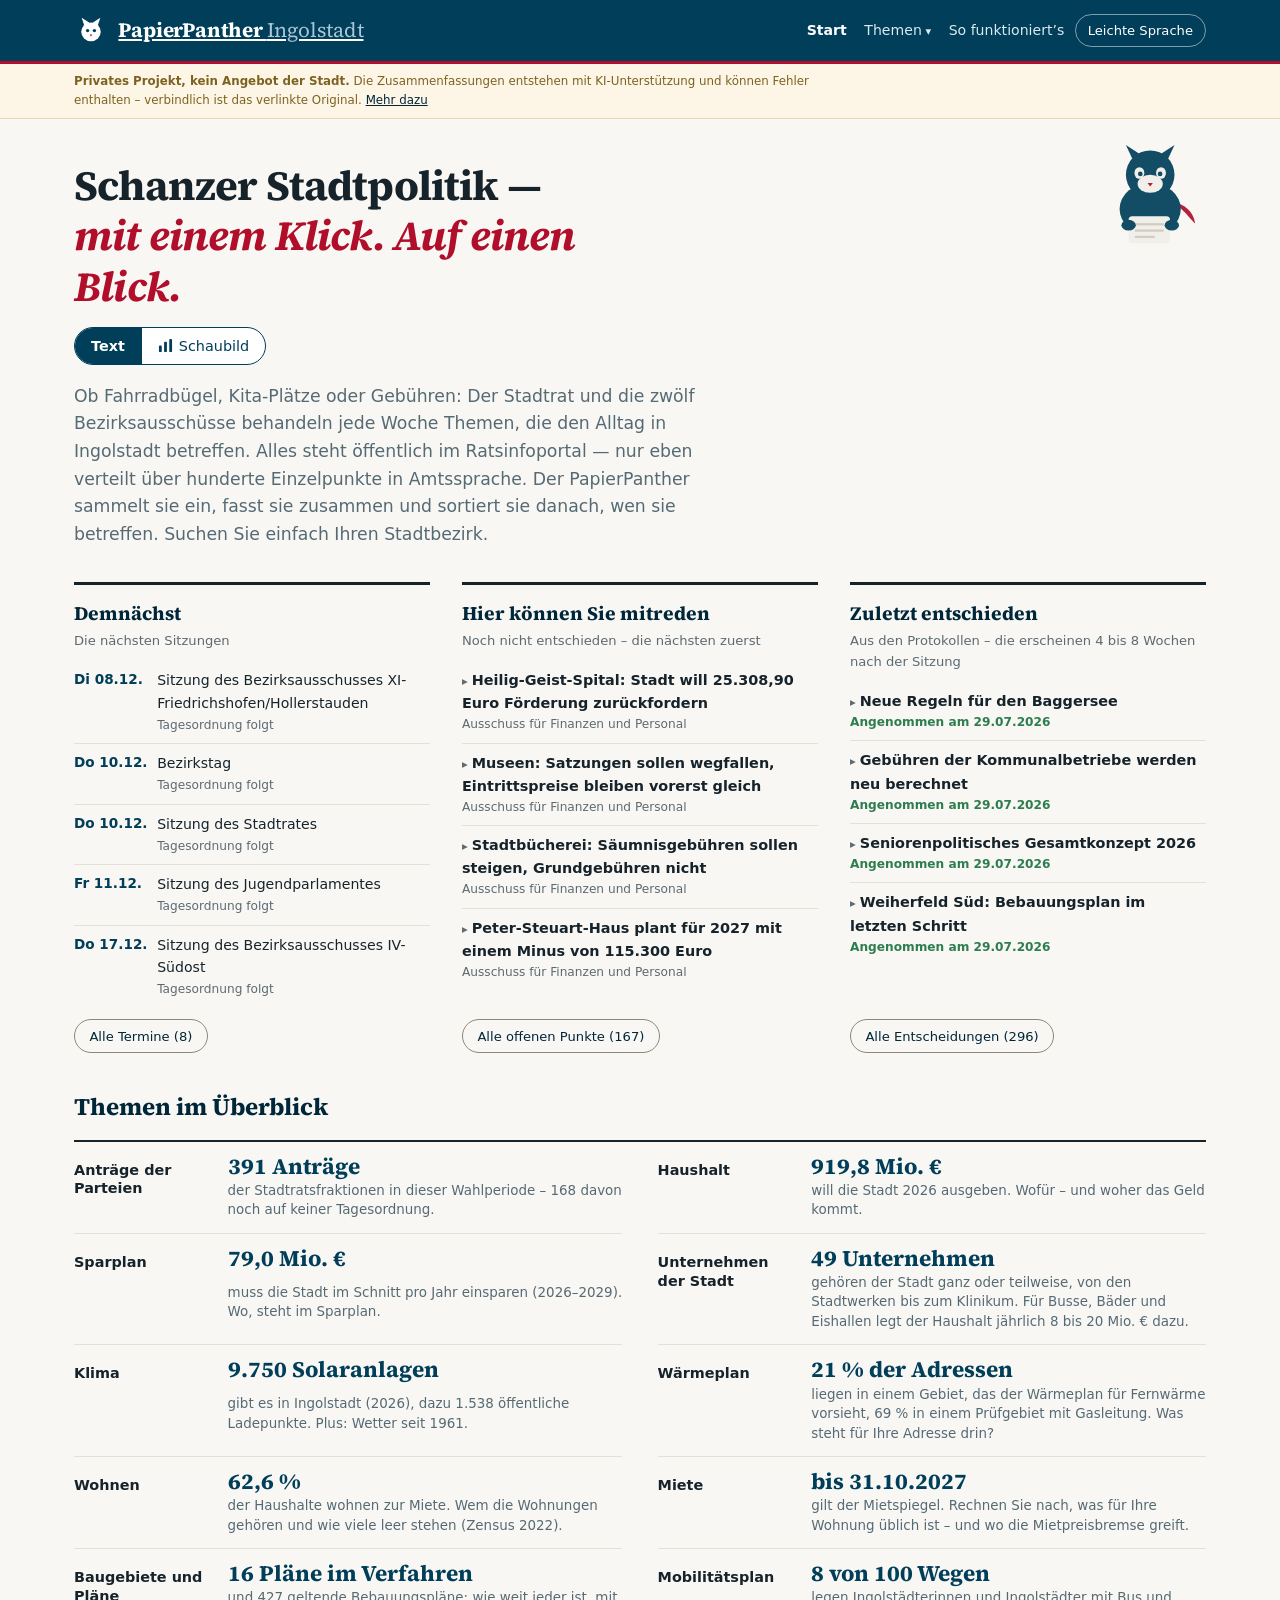
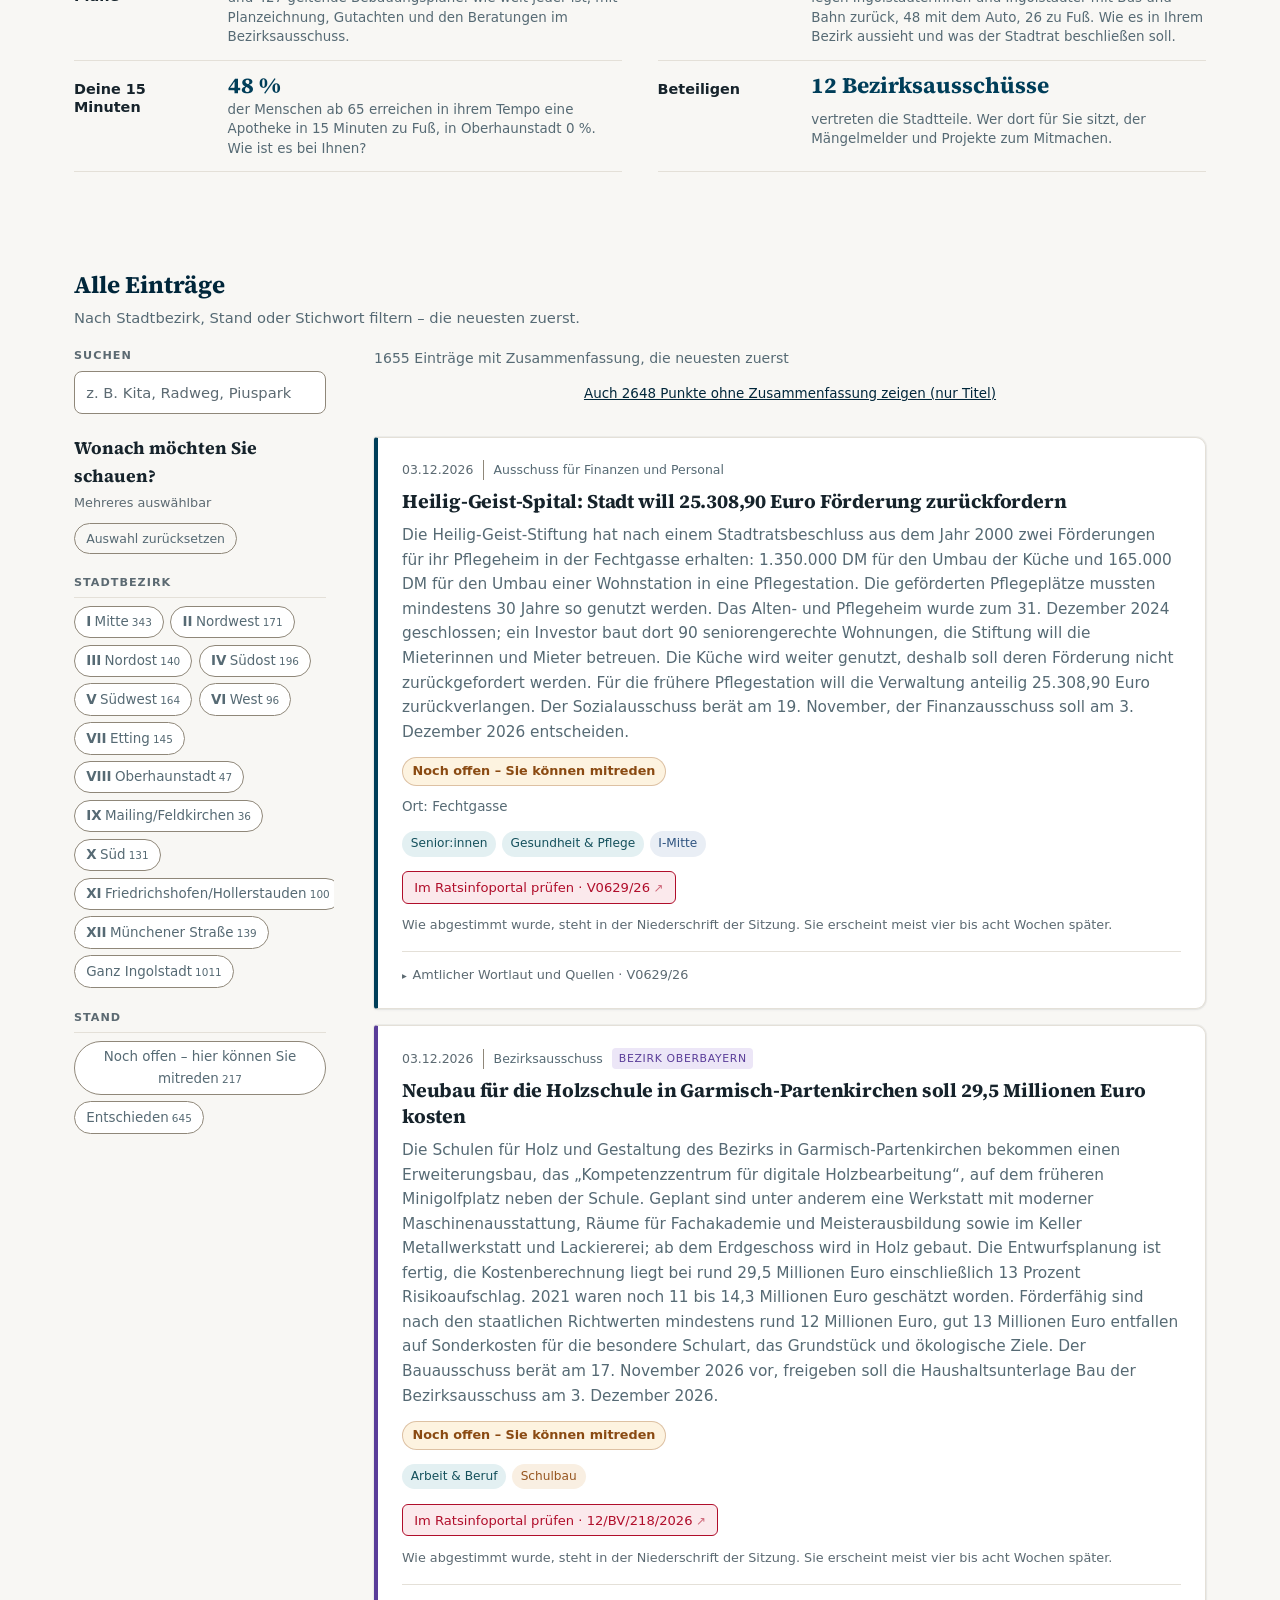
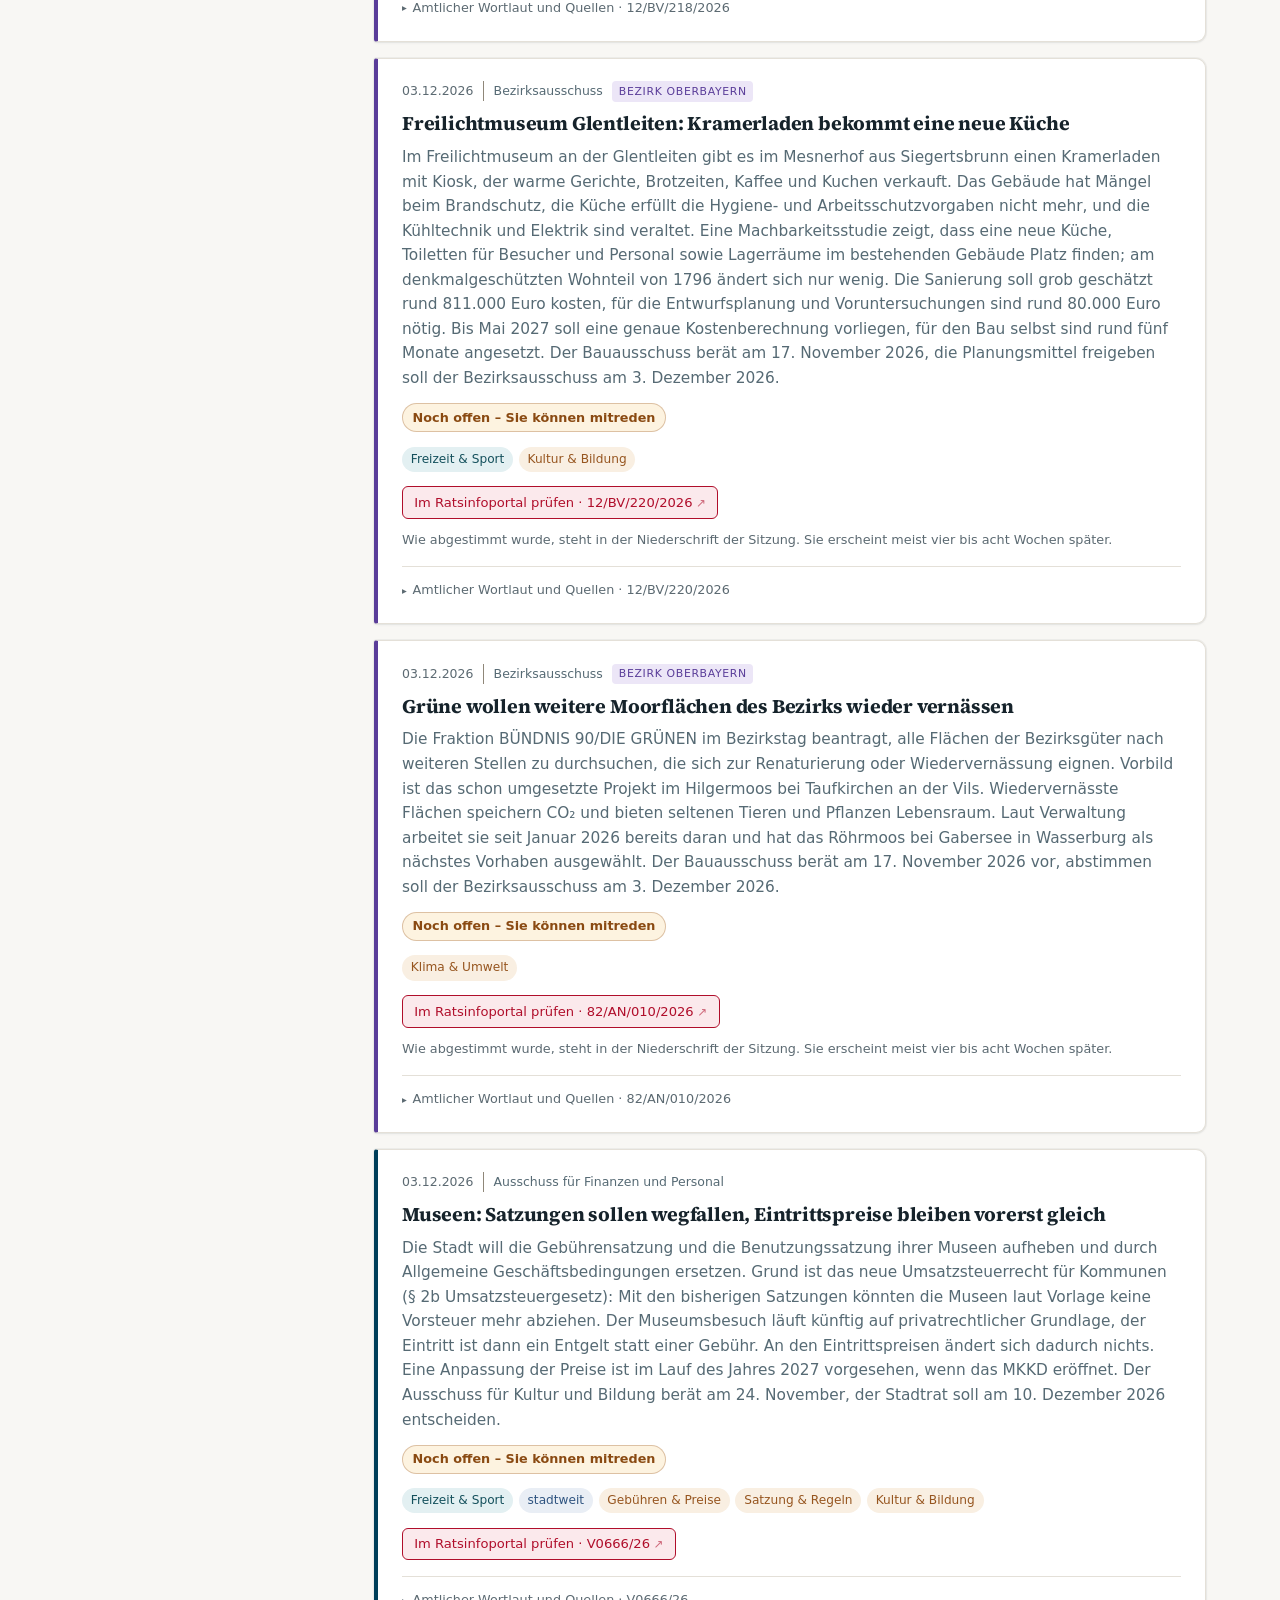
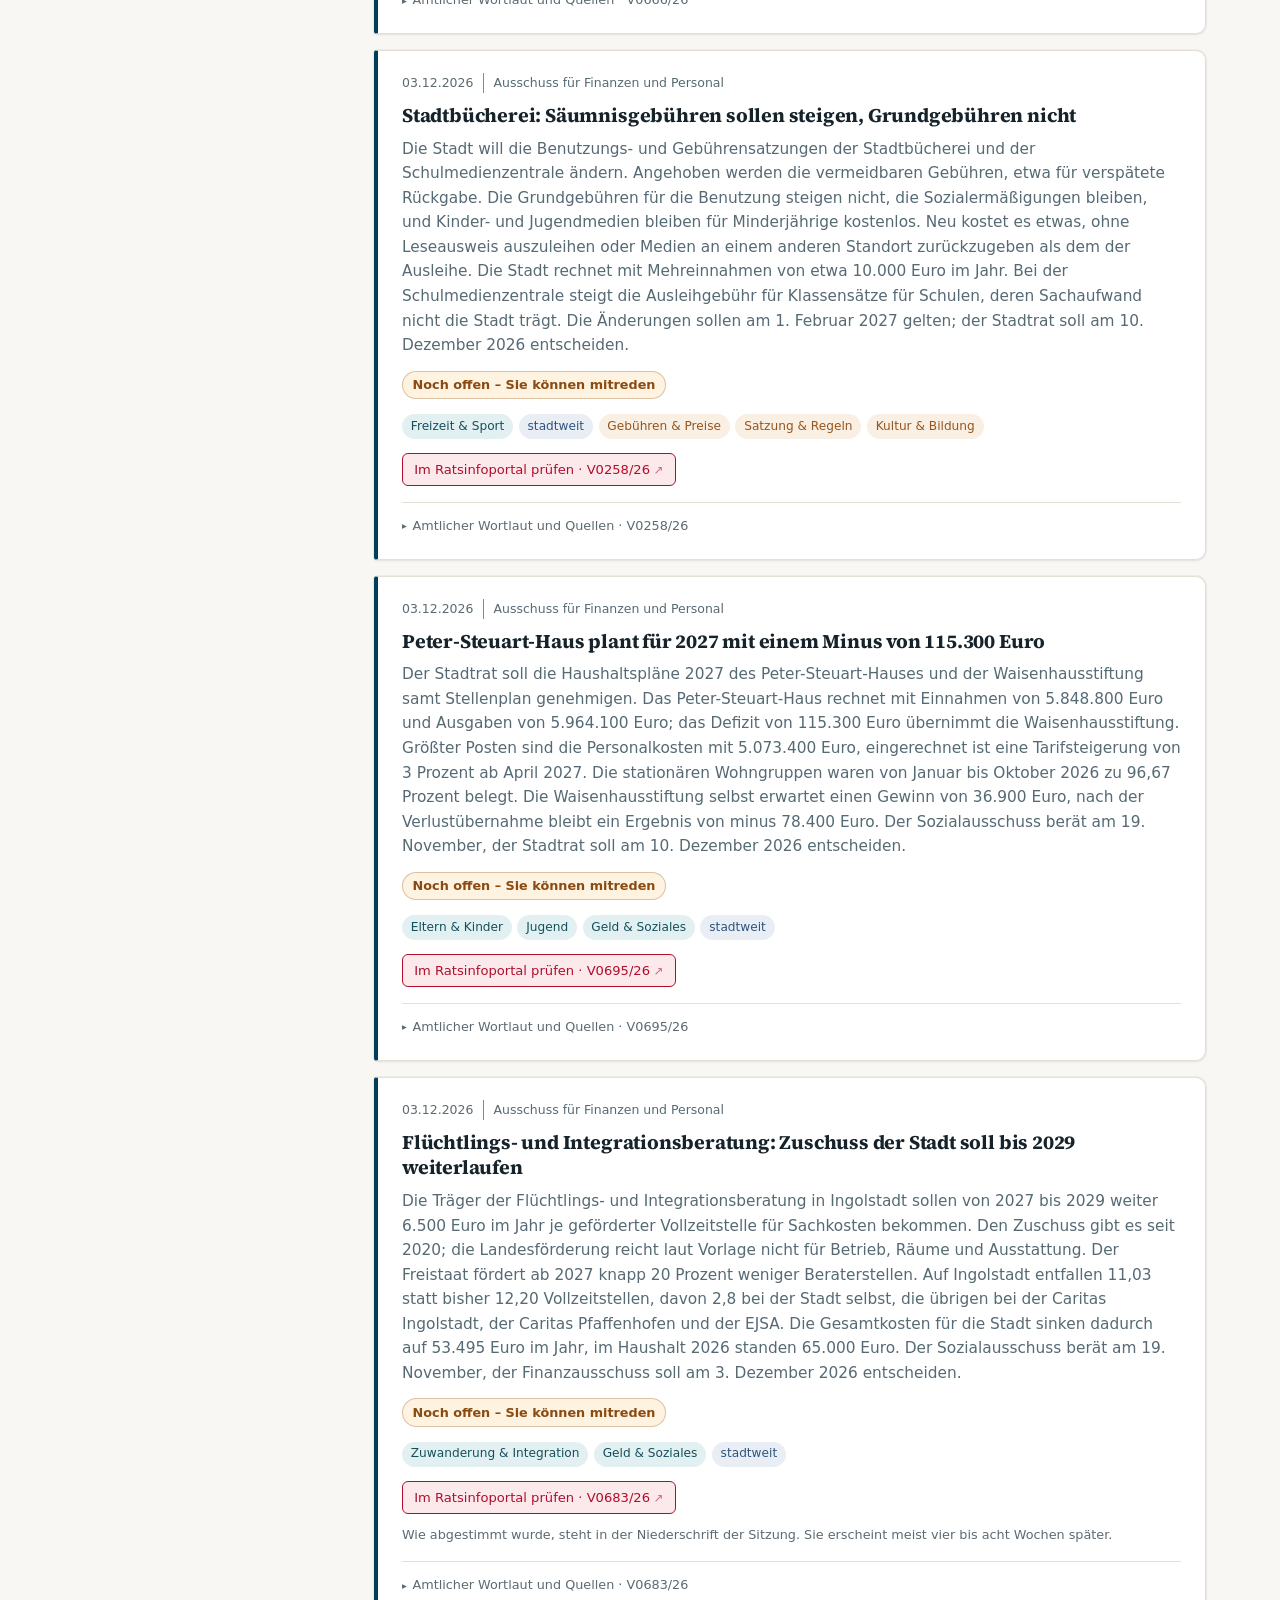
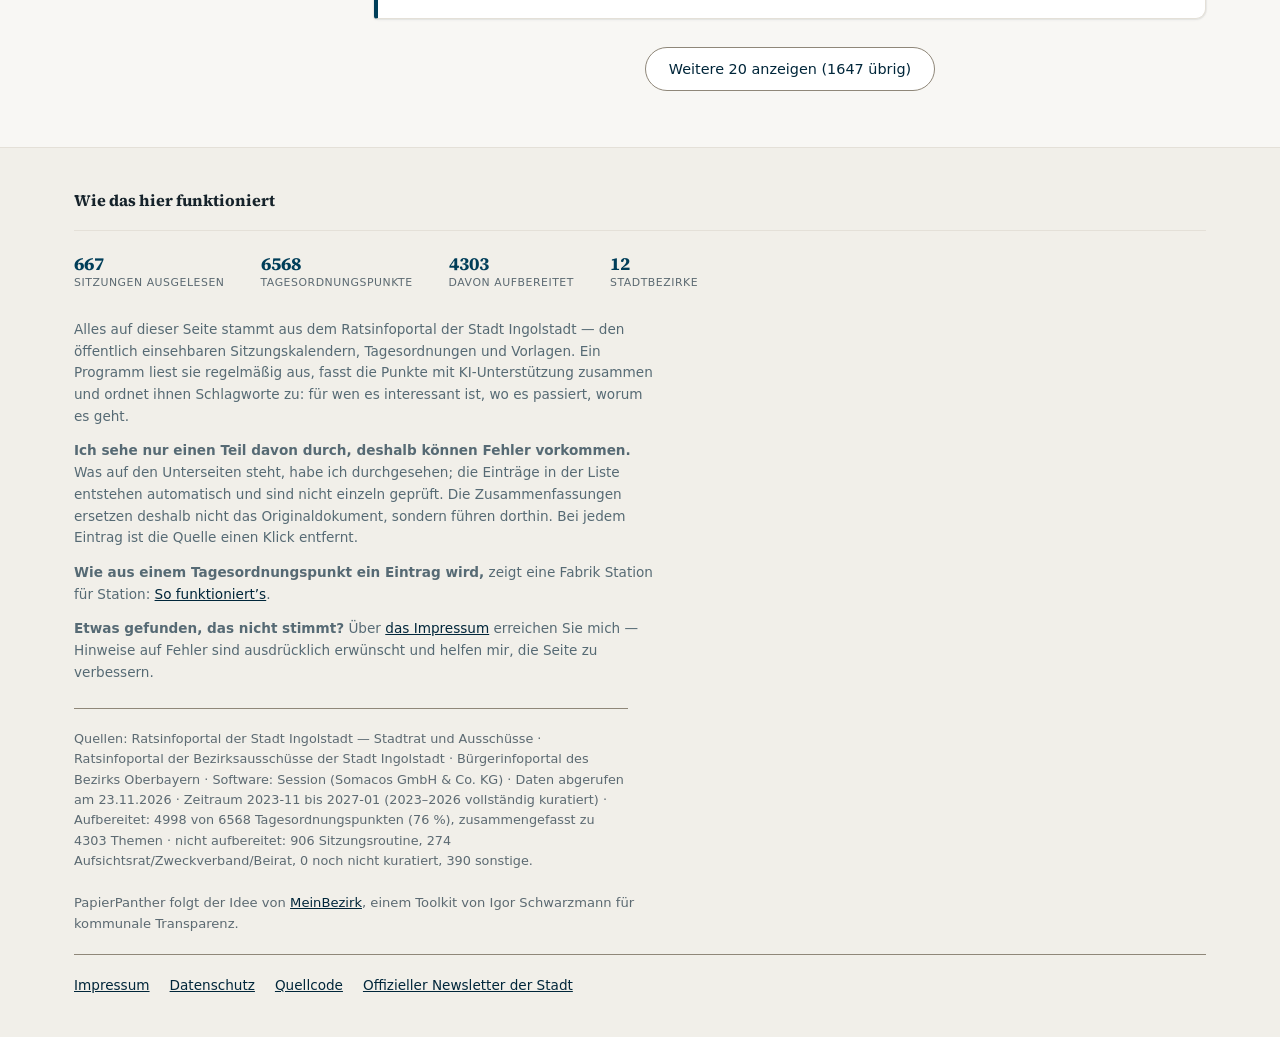
<file: index.html>
<!DOCTYPE html>
<html lang="de">
<head>
<meta charset="UTF-8">
<meta name="viewport" content="width=device-width, initial-scale=1">
<!-- Erzwingt technisch, was Datenschutz und Impressum versprechen: keine
     Drittressourcen, kein Nachladen von fremden Servern. Deckt auch den Fall
     ab, dass ein kuenftiger Datenfehler eine externe URL in href/src schleust
     — 'self' laesst nur Ressourcen von dieser Seite selbst zu. -->
<meta http-equiv="Content-Security-Policy" content="default-src 'self'; script-src 'self' 'unsafe-inline'; style-src 'self' 'unsafe-inline'; img-src 'self' data:; connect-src 'self' https://mnkeller.goatcounter.com; base-uri 'self'; form-action 'self'">
<title>PapierPanther — Schanzer Stadtpolitik. Mit einem Klick. Auf einen Blick.</title>
<meta name="description" content="Der PapierPanther schnüffelt durchs Ingolstädter Ratsinfoportal und sortiert Entscheidungen nach Lebenslage, Ort und Anlass.">
<link rel="canonical" href="https://schanzer-papierpanther.de/">
<meta property="og:type" content="website">
<meta property="og:site_name" content="PapierPanther Ingolstadt">
<meta property="og:url" content="https://schanzer-papierpanther.de/">
<meta property="og:title" content="PapierPanther — Schanzer Stadtpolitik. Mit einem Klick. Auf einen Blick.">
<meta property="og:description" content="Der PapierPanther schnüffelt durchs Ingolstädter Ratsinfoportal und sortiert Entscheidungen nach Lebenslage, Ort und Anlass.">
<meta property="og:image" content="https://schanzer-papierpanther.de/vorschau.png">
<meta property="og:image:width" content="1200">
<meta property="og:image:height" content="630">
<meta property="og:locale" content="de_DE">
<meta name="twitter:card" content="summary_large_image">
<meta name="twitter:title" content="PapierPanther — Schanzer Stadtpolitik. Mit einem Klick. Auf einen Blick.">
<meta name="twitter:description" content="Der PapierPanther schnüffelt durchs Ingolstädter Ratsinfoportal und sortiert Entscheidungen nach Lebenslage, Ort und Anlass.">
<meta name="twitter:image" content="https://schanzer-papierpanther.de/vorschau.png">
<link rel="icon" href="data:image/svg+xml,%3Csvg xmlns='http://www.w3.org/2000/svg' viewBox='0 0 64 64'%3E%3Crect width='64' height='64' rx='14' fill='%23003E59'/%3E%3Cg transform='translate%286 8%29 scale%281.3%29'%3E%3Cpath d='M12.6 15 L9 4.5 L18.2 10.4 Z' fill='%23fff'/%3E%3Cpath d='M27.4 15 L31 4.5 L21.8 10.4 Z' fill='%23fff'/%3E%3Cellipse cx='20' cy='21' rx='11.5' ry='11' fill='%23fff'/%3E%3Ccircle cx='16' cy='19.5' r='2' fill='%23003E59'/%3E%3Ccircle cx='24' cy='19.5' r='2' fill='%23003E59'/%3E%3Cpath d='M18.4 24.2l1.6 2.2 1.6-2.2z' fill='%23B00E2B'/%3E%3C/g%3E%3C/svg%3E">
<link rel="preload" href="schrift/source-serif-4-latin-700-normal.woff2" as="font" type="font/woff2" crossorigin>
<link rel="stylesheet" href="schrift.css">
<style>
  :root {
    --primary: #003e59;
    --primary-dark: #00263a;
    --accent: #b00e2b;
    --text: #16232b;
    --text-muted: #566a74;
    /* War #7e8f98 (3.1:1), dann #63737b (4.28:1 auf --bg-warm — verfehlte AA
       knapp auf dem waermeren Hintergrund). Jetzt auf 4.86:1 gegen --bg-warm
       gedunkelt, WCAG 2.1 AA (4.5:1) mit Marge auf allen drei Hintergruenden. */
    --text-faint: #5c6a72;
    --bg: #f8f7f4;
    --bg-warm: #f1efe9;
    --card: #ffffff;
    --border: #e4e0d8;
    /* War #cfc9be (nur ~1.6:1 als UI-Rahmen) — auf 3:1 gedunkelt, das
       WCAG-Minimum fuer sichtbare Bedienelement-Grenzen (1.4.11). */
    --border-strong: #8f8779;
    --chip-lebenslage-bg: #e3f0f2;
    --chip-lebenslage-tx: #14505c;
    --chip-ort-bg: #e9eef5;
    --chip-ort-tx: #2f5480;
    --chip-anlass-bg: #f9efe2;
    --chip-anlass-tx: #96551f;
    --warn-bg: #fdf6e7;
    --warn-border: #e8d9b0;
    --warn-tx: #7d6320;
    --font-display: 'Source Serif 4', 'Iowan Old Style', Georgia, serif;
    --font-body: -apple-system, BlinkMacSystemFont, 'Segoe UI', Roboto, system-ui, sans-serif;
    --max: 1180px;   /* breiter als einspaltig: Filterspalte plus Feed */
    --max-text: 780px;
    --radius: 10px;
    --shadow: 0 1px 3px rgba(22,35,43,.06), 0 0 0 1px rgba(22,35,43,.04);
    --shadow-hover: 0 6px 20px rgba(22,35,43,.09), 0 0 0 1px rgba(22,35,43,.05);
  }

  *, *::before, *::after { box-sizing: border-box; margin: 0; padding: 0; }
  html { scroll-behavior: smooth; -webkit-text-size-adjust: 100%; }
  body {
    font-family: var(--font-body);
    color: var(--text);
    background: var(--bg);
    line-height: 1.6;
    font-size: 16px;
    -webkit-font-smoothing: antialiased;
  }
  .container { max-width: var(--max); margin: 0 auto; padding: 0 1.5rem; }
  a { color: var(--primary-dark); }

  /* ---------- Header ---------- */
  .site-header {
    background: var(--primary);
    border-bottom: 3px solid var(--accent);
    padding: .85rem 0;
    position: sticky; top: 0; z-index: 50;
  }
  .site-header .container { display: flex; align-items: center; gap: .65rem; flex-wrap: wrap; }
  .logo-mark { flex: none; display: block; }
  .wordmark {
    font-family: var(--font-display);
    font-size: 1.28rem; font-weight: 700; letter-spacing: -.01em;
    color: #fff;
  }
  .wordmark span { color: #a9c7d6; font-weight: 400; }
  .header-tag {
    font-size: .7rem; text-transform: uppercase; letter-spacing: .09em;
    color: #cfe0e8; border: 1px solid rgba(255,255,255,.35);
    padding: .15rem .45rem; border-radius: 4px;
  }
  .header-spacer { margin-left: auto; }
  .header-link { font-size: .82rem; color: #cfe0e8; text-decoration: none; }
  .header-link:hover { color: #fff; text-decoration: underline; }

  /* ---------- Prototyp-Banner ---------- */
  .disclaimer {
    background: var(--warn-bg);
    border-bottom: 1px solid var(--warn-border);
    color: var(--warn-tx);
    font-size: .74rem;
    padding: .5rem 0;
  }
  .disclaimer strong { font-weight: 600; }
  /* Lesbare Zeilenlaenge, obwohl der Rahmen jetzt breiter ist */
  .disclaimer p { max-width: var(--max-text); }

  /* ---------- Hero ---------- */
  .hero { padding: 3.5rem 0 2.5rem; }
  .hero h1 {
    font-family: var(--font-display);
    font-size: clamp(1.75rem, 4.5vw, 2.6rem);
    line-height: 1.22; font-weight: 700; letter-spacing: -.02em;
    max-width: 24ch;
  }
  .hero h1 em { font-style: italic; color: var(--accent); }
  .hero-mascot {
    float: right; width: 108px; height: 108px; margin: -1.5rem 0 1rem 1.5rem;
    opacity: .92;
  }
  @media (max-width: 620px) { .hero-mascot { display: none; } }
  .hero p {
    margin-top: 1.1rem; font-size: 1.05rem; color: var(--text-muted);
    max-width: 62ch;
  }
  .hero-stats {
    margin-top: 1.75rem; display: flex; flex-wrap: wrap; gap: 0 2.25rem;
    border-top: 1px solid var(--border); padding-top: 1.25rem;
  }
  .stat { padding: .2rem 0; }
  .stat-num {
    font-family: var(--font-display); font-size: 1.15rem; font-weight: 700;
    color: var(--primary); line-height: 1.1;
  }
  .stat-label { font-size: .68rem; color: var(--text-faint); text-transform: uppercase; letter-spacing: .05em; }

  /* ---------- Arbeitsflaeche: Filterspalte neben dem Feed ----------
     Bewusst zweispaltig statt Filterband ueber der Liste: bei 880 Eintraegen
     will man beim Blaettern nachjustieren, ohne nach oben zu springen. */
  .arbeitsflaeche { padding: 2.25rem 0 3.5rem; }
  .arbeitsflaeche .container {
    display: grid; gap: 2.5rem;
    grid-template-columns: 260px minmax(0, 1fr);
    align-items: start;
  }
  .filter-spalte {
    position: sticky; top: 5rem;
    max-height: calc(100vh - 7rem); overflow-y: auto;
    padding-right: .5rem;
  }
  .filters-head { margin-bottom: 1.25rem; }
  .filters-head h2 { font-family: var(--font-display); font-size: 1.1rem; font-weight: 700; }
  .filters-hint { display: block; font-size: .8rem; color: var(--text-faint); margin-top: .15rem; }
  .btn-reset {
    margin-top: .6rem; background: none; border: 1px solid var(--border-strong);
    color: var(--text-muted); font: inherit; font-size: .78rem;
    padding: .28rem .7rem; border-radius: 999px; cursor: pointer;
  }
  .btn-reset:hover { border-color: var(--accent); color: var(--accent); }
  .filter-grid { display: flex; flex-direction: column; gap: 1.35rem; }
  .filter-group h3 {
    font-size: .7rem; text-transform: uppercase; letter-spacing: .09em;
    color: var(--text-faint); margin-bottom: .5rem; font-weight: 600;
    padding-bottom: .3rem; border-bottom: 1px solid var(--border);
  }

  /* Toggle fuer die Filterliste: nur auf schmalen Breiten sichtbar. Auf dem
     Desktop bleibt die Filterspalte immer offen, dafuer existiert der Knopf
     dort gar nicht im Layout. */
  .filter-toggle-row { display: none; }

  @media (max-width: 900px) {
    .arbeitsflaeche .container { grid-template-columns: 1fr; gap: 1.75rem; }
    .filter-spalte {
      position: static; max-height: none; overflow: visible;
      background: var(--bg-warm); border: 1px solid var(--border);
      border-radius: var(--radius); padding: 1.1rem 1.2rem;
    }
    .filter-grid { display: grid; grid-template-columns: repeat(auto-fit, minmax(220px, 1fr)); }

    /* Eingeklappt beginnt die Seite: bei 42 Chips sonst drei Bildschirmhoehen
       Scrollen, bevor der erste Eintrag zu sehen ist. */
    .filter-toggle-row { display: block; margin-top: .9rem; }
    .btn-filter-toggle {
      width: 100%; display: flex; align-items: center; justify-content: space-between;
      gap: .5rem; font: inherit; font-size: .92rem; font-weight: 600; cursor: pointer;
      background: #fff; border: 1px solid var(--border-strong); border-radius: 8px;
      padding: .65rem .9rem; color: var(--text);
    }
    .btn-filter-toggle:hover { border-color: var(--primary); }
    .btn-filter-toggle .chevron { transition: transform .15s ease; font-size: .8em; }
    .btn-filter-toggle[aria-expanded="true"] .chevron { transform: rotate(180deg); }
    .filter-aktiv-zusammenfassung {
      margin-top: .5rem; font-size: .82rem; color: var(--text-muted);
    }
    .filter-aktiv-zusammenfassung:empty { display: none; }
    .filter-spalte:not(.offen) .filter-grid { display: none; }
  }
  .filter-opts { display: flex; flex-wrap: wrap; gap: .4rem; }
  .chip-btn {
    font: inherit; font-size: .84rem; cursor: pointer;
    border-radius: 999px; padding: .28rem .7rem;
    border: 1px solid transparent; background: #fff;
    border-color: var(--border-strong); color: var(--text-muted);
    transition: all .12s ease;
  }
  .chip-btn:hover { border-color: var(--primary); color: var(--primary-dark); }
  .chip-btn[aria-pressed="true"] {
    background: var(--primary); border-color: var(--primary); color: #fff; font-weight: 500;
  }
  /* Volltonfarbe statt opacity: die alte .55-Deckkraft druckte die Zahl
     unter 4.5:1 Kontrast (Fund aus der Barrierefreiheits-Pruefung). */
  .chip-btn .count { font-size: .78em; margin-left: .3em; color: var(--text-muted); }
  .chip-btn[aria-pressed="true"] .count { color: rgba(255,255,255,.85); }

  /* ---------- Feed ---------- */
  .feed-count { font-size: .88rem; color: var(--text-muted); margin-bottom: 1.25rem; }
  .feed { display: flex; flex-direction: column; gap: 1rem; }
  /* Farbige Kante statt gleichfoermiger Karten: Stadtrat und Bezirks-
     ausschuss sind so schon beim Ueberfliegen auseinanderzuhalten. */
  .card {
    background: var(--card); border: 1px solid var(--border);
    border-left: 4px solid var(--primary);
    border-radius: 3px var(--radius) var(--radius) 3px; box-shadow: var(--shadow);
    padding: 1.4rem 1.5rem;
    transition: box-shadow .15s ease, transform .15s ease;
  }
  .card:hover { box-shadow: var(--shadow-hover); }
  .card.quelle-bza { border-left-color: #2c6146; }
  .card.quelle-bezirk_obb { border-left-color: #5a3d99; }
  .card-head { display: flex; align-items: center; gap: .6rem; flex-wrap: wrap; margin-bottom: .6rem; }
  .card-date { font-size: .78rem; color: var(--text-faint); font-variant-numeric: tabular-nums; }
  .card-gremium {
    font-size: .78rem; color: var(--text-muted);
    padding-left: .6rem; border-left: 1px solid var(--border-strong);
  }
  .card h3 {
    font-family: var(--font-display); font-size: 1.22rem; line-height: 1.32;
    font-weight: 700; letter-spacing: -.01em; margin-bottom: .5rem;
  }
  .card-text { color: var(--text-muted); font-size: .96rem; }
  .chips { display: flex; flex-wrap: wrap; gap: .35rem; margin-top: .9rem; }
  .chip {
    font-size: .76rem; padding: .18rem .55rem; border-radius: 999px;
    white-space: nowrap;
  }
  .chip.lebenslage { background: var(--chip-lebenslage-bg); color: var(--chip-lebenslage-tx); }
  .chip.bezirk { background: var(--chip-ort-bg); color: var(--chip-ort-tx); }
  .chip.anlass { background: var(--chip-anlass-bg); color: var(--chip-anlass-tx); }

  .card-orig { margin-top: 1rem; border-top: 1px solid var(--border); padding-top: .8rem; }
  .card-orig summary {
    cursor: pointer; font-size: .8rem; color: var(--text-faint);
    list-style: none; display: flex; align-items: center; gap: .35rem;
  }
  .card-orig summary::-webkit-details-marker { display: none; }
  .card-orig summary::before { content: '▸'; font-size: .75em; transition: transform .15s; }
  .card-orig[open] summary::before { transform: rotate(90deg); }
  .card-orig summary:hover { color: var(--primary); }
  .orig-body { margin-top: .7rem; font-size: .86rem; color: var(--text-muted); }
  .orig-label {
    font-size: .7rem; text-transform: uppercase; letter-spacing: .07em;
    color: var(--text-faint); display: block; margin-bottom: .15rem;
  }
  .orig-title { font-style: italic; margin-bottom: .8rem; }
  .quellen { display: flex; flex-wrap: wrap; gap: .4rem; margin-top: .5rem; }
  .quelle-link {
    font-size: .78rem; text-decoration: none; color: var(--primary-dark);
    border: 1px solid var(--border-strong); border-radius: 6px;
    padding: .22rem .55rem; background: var(--bg);
  }
  .quelle-link:hover { border-color: var(--primary); background: #fff; }
  .quelle-link::after { content: ' ↗'; opacity: .5; font-size: .9em; }

  /* Herkunft und Entwurfsmarkierung im Kartenkopf */
  .herkunft {
    font-size: .68rem; text-transform: uppercase; letter-spacing: .06em;
    padding: .1rem .4rem; border-radius: 4px; white-space: nowrap;
  }
  .herkunft.stadt { background: #eef1f6; color: #2f4a70; }
  .herkunft.bza { background: #e6f0ea; color: #2c6146; }
  .herkunft.bezirk_obb { background: #ece6f7; color: #5a3d99; }
  .herkunft.entwurf { background: var(--warn-bg); color: var(--warn-tx); }

  /* Stand der Beratung */
  .stand {
    display: inline-block; margin-top: .8rem;
    font-size: .8rem; font-weight: 500;
    padding: .2rem .6rem; border-radius: 999px;
    border: 1px solid transparent;
  }
  /* Vier Hinweise statt sieben Verfahrensstaende (feed_bauen.py::STATUS_*).
     Farbe nach Handlungsrelevanz: offen = warm (man kann noch mitreden),
     entschieden = gruen/rot, Protokoll = blau, Information = grau. */
  .status-offen { background: #fdf3e0; color: #8a4a12; border-color: #96551f50; font-weight: 600; }
  .status-entschieden { background: #eaf4ec; color: #1e6b3a; border-color: #1e6b3a30; }
  .status-entschieden.abgelehnt { background: #fbeaec; color: var(--accent); border-color: #b00e2b30; }
  .status-protokoll { background: #eef1f6; color: #2f4a70; border-color: #2f4a7030; }
  .status-info { background: #f3f1ec; color: #4a4a4a; border-color: #4a4a4a40; }

  /* Woertlicher Beschlusstext aus der Niederschrift — bewusst optisch von
     der redaktionellen Zusammenfassung (.card-text) abgesetzt, damit klar
     bleibt: das ist Originalzitat, nicht unsere Formulierung. */
  .beschluss-original {
    margin-top: .6rem; padding: .7rem .9rem; border-radius: 8px;
    background: var(--bg-warm); border-left: 3px solid var(--border-strong);
    font-size: .86rem; color: var(--text-muted);
  }
  .beschluss-original summary {
    cursor: pointer; font-size: .78rem; font-weight: 600;
    color: var(--text-faint); text-transform: uppercase; letter-spacing: .03em;
  }
  .beschluss-original p { margin-top: .5rem; }

  .ortsvermerk { margin-top: .6rem; font-size: .84rem; color: var(--text-muted); }

  /* Beratungsweg im aufgeklappten Bereich */
  .weg { margin: .5rem 0 .3rem 1.1rem; font-size: .84rem; }
  .weg li { margin-bottom: .3rem; }
  .weg-rolle { font-weight: 600; color: var(--text); }
  .weg-link { font-size: .95em; }
  .weg-hinweis {
    font-size: .78rem; color: var(--text-faint);
    margin: .3rem 0 .9rem; padding-left: .6rem;
    border-left: 2px solid var(--border-strong);
  }

  .pruefen { margin-top: .9rem; }
  .pruef-link {
    display: inline-block; font-size: .82rem; font-weight: 500;
    text-decoration: none; color: var(--accent);
    border: 1px solid var(--accent); border-radius: 6px;
    padding: .3rem .7rem; background: #fbe9ec;
  }
  .pruef-link:hover { background: var(--accent); color: #fff; }
  .pruef-link::after { content: ' ↗'; opacity: .6; font-size: .9em; }

  /* Beschlussergebnis: Die Niederschrift ist der einzige Beleg dafuer, wie
     tatsaechlich abgestimmt wurde. Liegt sie noch nicht vor, steht dort der
     Grund statt gar nichts. */
  .beschluss {
    display: inline-block; margin: .9rem .5rem 0 0; font-size: .82rem;
    font-weight: 500; text-decoration: none; color: #2c6146;
    border: 1px solid #2c6146; border-radius: 6px;
    padding: .3rem .7rem; background: #eef4f0;
  }
  .beschluss:hover { background: #2c6146; color: #fff; }
  .beschluss::after { content: ' ↗'; opacity: .6; font-size: .9em; }
  .beschluss-offen {
    display: block; margin-top: .7rem; font-size: .8rem; color: var(--text-faint);
  }

  .leer { text-align: center; padding: 3rem 1rem; color: var(--text-faint); }
  .leer code { background: var(--bg-warm); padding: .1rem .35rem; border-radius: 4px; font-size: .92em; }

  .btn-mehr {
    font: inherit; font-size: .9rem; cursor: pointer; align-self: center;
    margin-top: .75rem; padding: .6rem 1.4rem; border-radius: 999px;
    background: #fff; border: 1px solid var(--border-strong); color: var(--primary-dark);
    transition: all .12s ease;
  }
  .btn-mehr:hover { border-color: var(--primary); background: var(--bg-warm); }

  /* ---------- Footer ---------- */
  .site-footer {
    border-top: 1px solid var(--border); background: var(--bg-warm);
    padding: 2.5rem 0; font-size: .85rem; color: var(--text-muted);
  }
  .site-footer h2 { font-family: var(--font-display); font-size: 1rem; color: var(--text); margin-bottom: .6rem; }
  .site-footer p { max-width: 68ch; margin-bottom: .8rem; }
  .footer-meta { margin-top: 1.5rem; padding-top: 1.25rem; border-top: 1px solid var(--border-strong); font-size: .8rem; color: var(--text-faint); }
  .footer-recht {
    margin-top: 1.25rem; padding-top: 1.25rem;
    border-top: 1px solid var(--border-strong);
    display: flex; gap: 1.25rem; flex-wrap: wrap; font-size: .85rem;
  }
  .footer-recht a { color: var(--primary-dark); }
  .footer-dank {
    margin-top: 1.25rem; font-size: .82rem; color: var(--text-faint);
    max-width: 68ch;
  }
  .footer-dank a { color: var(--primary-dark); }

  @media (max-width: 620px) {
    .hero { padding: 2.5rem 0 1.75rem; }
    .hero-stats { gap: 0 1.5rem; }
    .card { padding: 1.2rem 1.15rem; }
  }

  /* ---------- Leichte-Sprache-Schalter ---------- */
  .btn-leicht {
    font: inherit; font-size: .82rem; cursor: pointer;
    background: none; border: 1px solid rgba(255,255,255,.5); color: #fff;
    padding: .3rem .75rem; border-radius: 999px;
  }
  .btn-leicht:hover { background: rgba(255,255,255,.14); }
  .btn-leicht[aria-pressed="true"] {
    background: #fff; color: var(--primary-dark); border-color: #fff; font-weight: 600;
  }

  /* ---------- Freitextsuche ---------- */
  .search-box { margin-bottom: 1.25rem; }
  .search-box label {
    display: block; font-size: .7rem; text-transform: uppercase; letter-spacing: .09em;
    color: var(--text-faint); margin-bottom: .4rem; font-weight: 600;
  }
  .search-input {
    width: 100%; font: inherit; font-size: .92rem; padding: .55rem .7rem;
    border: 1px solid var(--border-strong); border-radius: 8px;
    background: #fff; color: var(--text);
  }
  .search-input::placeholder { color: var(--text-faint); }

  /* Sichtbarer Fokusring auf allen interaktiven Elementen — wichtig fuer
     Tastaturbedienung, siehe Barrierefreiheits-Hinweise im Toolkit. */
  .btn-leicht:focus-visible,
  .search-input:focus-visible,
  .chip-btn:focus-visible,
  .btn-reset:focus-visible,
  .btn-mehr:focus-visible,
  .btn-filter-toggle:focus-visible,
  a:focus-visible,
  button:focus-visible,
  summary:focus-visible,
  .card h3:focus-visible,
  .skip-link:focus-visible {
    outline: 2px solid var(--accent); outline-offset: 2px;
  }
  /* Nach "Weitere anzeigen" bekommt die naechste neue Karte programmatisch
     den Fokus (siehe fokusNachRender) — auch ohne :focus-visible-Heuristik
     soll sie erkennbar markiert sein. */
  .card h3:focus {
    outline: 2px solid var(--accent); outline-offset: 2px;
  }
  .header-link:focus-visible, .btn-leicht:focus-visible { outline-color: #fff; }

  /* ---------- Bezirksansicht: Kopf ueber dem Feed ---------- */
  .bezirk-kopf {
    background: var(--card); border: 1px solid var(--border);
    border-top: 4px solid var(--primary); border-radius: var(--radius);
    padding: 1.2rem 1.4rem; margin-bottom: 1.25rem; box-shadow: var(--shadow);
  }
  .bezirk-kopf h2 {
    font-family: var(--font-display); font-size: 1.45rem; line-height: 1.25;
    font-weight: 700; margin-bottom: .35rem;
  }
  .bezirk-kopf h2:focus { outline: none; }
  .bezirk-kopf p { color: var(--text-muted); font-size: .92rem; margin-top: .35rem; }
  .bezirk-kopf .termin { color: var(--text); }
  .bezirk-kopf-aktionen { display: flex; flex-wrap: wrap; gap: .5rem; margin-top: .9rem; }
  .bezirk-kopf-aktionen button, .bezirk-kopf-aktionen a {
    font: inherit; font-size: .82rem; cursor: pointer; text-decoration: none;
    background: #fff; color: var(--primary-dark);
    border: 1px solid var(--border-strong); border-radius: 999px; padding: .3rem .8rem;
  }
  .bezirk-kopf-aktionen button:hover, .bezirk-kopf-aktionen a:hover { border-color: var(--primary); }

  /* ---------- Gebuendelte Titel-Eintraege ----------
     Punkte, zu denen es nur den Titel aus der Tagesordnung gibt, stehen
     nicht als volle Karte da (die versprach mehr, als sie hielt), sondern
     als kompakte Liste je Sitzung. */
  .card-sammel { padding: 1.1rem 1.5rem; }
  .card-sammel h3 { font-size: 1.02rem; margin-bottom: .4rem; }
  .sammel-liste { list-style: none; margin: .2rem 0 0; }
  .sammel-liste li {
    padding: .35rem 0; border-bottom: 1px solid var(--border);
    font-size: .92rem; display: flex; justify-content: space-between; gap: .8rem;
  }
  .sammel-liste li:last-child { border-bottom: none; }
  .sammel-liste a { color: var(--primary-dark); text-decoration: none; font-size: .8rem; white-space: nowrap; }
  .sammel-liste a:hover { text-decoration: underline; }
  .sammel-liste a::after { content: ' ↗'; opacity: .5; }
  .sammel-hinweis { font-size: .78rem; color: var(--text-faint); margin-top: .6rem; }

  .leicht-hinweis {
    font-size: .78rem; color: var(--text-faint); font-style: italic;
    margin-top: .35rem;
  }

  /* Nur fuer Screenreader: kuendigt bei target="_blank"-Links an, dass sich
     ein neuer Tab oeffnet. Sehende sehen dafuer schon das ↗-Symbol. */
  .sr-only {
    position: absolute; width: 1px; height: 1px; padding: 0; margin: -1px;
    overflow: hidden; clip: rect(0,0,0,0); white-space: nowrap; border: 0;
  }

  /* Skip-Link: unsichtbar, bis er per Tab fokussiert wird. Ohne ihn muessten
     Tastaturnutzer:innen erst durch alle 42 Filter-Chips, bevor sie am Inhalt
     sind (WCAG 2.4.1). */
  .skip-link {
    position: absolute; top: -100%; left: 0; z-index: 100;
    background: var(--primary); color: #fff; padding: .7rem 1.2rem;
    text-decoration: none; font-size: .9rem; border-radius: 0 0 8px 0;
  }
  .skip-link:focus {
    top: 0;
  }

  /* ---------- Auf einen Blick, Themen, Liste ---------- */
  .hero { padding: 2.6rem 0 1.6rem; }
  .hero p { font-size: 1.08rem; }
  .site-footer .hero-stats { margin: 1rem 0 1.5rem; }
  .blick { padding: .5rem 0 2.2rem; }
  /* Drei Rubriken wie in der Zeitung: kraeftige Linie ueber der Ueberschrift
     statt Karte mit farbigem Streifen (Designrunde 2026-10-26). */
  .blick-grid { display: grid; grid-template-columns: repeat(3, minmax(0, 1fr)); gap: 1.6rem 2rem; }
  @media (max-width: 900px) { .blick-grid { grid-template-columns: 1fr; } }
  .blick-spalte { padding: .8rem 0 0; display: flex; flex-direction: column; border-top: 3px solid var(--text); }
  .blick-spalte h2 { font-family: var(--font-display); font-size: 1.2rem; color: var(--primary-dark); }
  .blick-unter { font-size: .82rem; color: var(--text-faint); margin: .1rem 0 .6rem; }
  .blick-liste { list-style: none; flex: 1; }
  .blick-liste > li { border-top: 1px solid var(--border); padding: .5rem 0; font-size: .9rem; }
  .blick-liste > li:first-child { border-top: none; }
  .blick-meta { display: block; font-size: .76rem; color: var(--text-faint); }
  .blick-meta.ja { color: #2e7d4f; font-weight: 600; }
  .blick-meta.nein { color: var(--accent); font-weight: 600; }
  .blick-liste details summary { cursor: pointer; font-weight: 600; color: var(--text); list-style: none; }
  .blick-liste details summary::-webkit-details-marker { display: none; }
  .blick-liste details summary::before { content: '▸ '; color: var(--text-faint); font-size: .8em; }
  .blick-liste details[open] summary::before { content: '▾ '; }
  .blick-liste details p { font-size: .84rem; color: var(--text-muted); margin: .35rem 0; }
  .blick-liste details a { font-size: .8rem; }
  .blick-termin { display: grid; grid-template-columns: 4.6rem 1fr; gap: .1rem .6rem; }
  .blick-termin .tag { font-weight: 700; color: var(--primary); font-size: .85rem; }
  .blick-termin .wer { font-size: .88rem; }
  .blick-termin .to { grid-column: 2; font-size: .76rem; }
  .blick-mehr { margin-top: .7rem; align-self: flex-start; background: none; border: 1px solid var(--border-strong);
    border-radius: 999px; padding: .35rem .9rem; font: inherit; font-size: .82rem; cursor: pointer; color: var(--primary-dark); }
  .blick-mehr:hover { background: var(--bg-warm); }
  .titel-umschalter { background: none; border: none; padding: 0; font: inherit; font-size: .84rem;
    color: var(--primary-dark); text-decoration: underline; cursor: pointer; margin: -.4rem 0 1rem; }

  .themen-start { padding: 0 0 2.4rem; }
  .abschnitt-titel { font-family: var(--font-display); font-size: 1.5rem; color: var(--primary-dark); margin-bottom: .8rem; }
  .liste-kopf { display: block !important; padding-top: 1.2rem; }
  .liste-kopf .abschnitt-titel { margin-bottom: .1rem; }
  .liste-unter { color: var(--text-muted); font-size: .92rem; margin-bottom: 1.1rem; }
  .btn-mehr-filter { align-self: flex-start; background: none; border: 1px dashed var(--border-strong);
    border-radius: 999px; padding: .4rem .9rem; font: inherit; font-size: .84rem; cursor: pointer; color: var(--primary-dark); }
  .btn-mehr-filter:hover { background: var(--bg-warm); }
  .filter-mehr { display: flex; flex-direction: column; gap: 1.35rem; }
  .filter-mehr[hidden] { display: none; }
  .chip-btn .nr { font-weight: 700; margin-right: .25em; }
  /* Auf dem Handy stehen die Themen schon im Menue */
  @media (max-width: 760px) { .themen-start { display: none; } }
</style>
</head>
<body>

<a class="skip-link" href="#hauptinhalt">Zum Inhalt springen</a>

<header class="site-header">
  <div class="container">
    <svg class="logo-mark" width="34" height="34" viewBox="0 0 40 40" aria-hidden="true">
      <path d="M12.6 15 L9 4.5 L18.2 10.4 Z" fill="#fff"/>
      <path d="M27.4 15 L31 4.5 L21.8 10.4 Z" fill="#fff"/>
      <ellipse cx="20" cy="21" rx="11.5" ry="11" fill="#fff"/>
      <circle cx="16" cy="19.5" r="2" fill="#003E59"/>
      <circle cx="24" cy="19.5" r="2" fill="#003E59"/>
      <path d="M18.4 24.2l1.6 2.2 1.6-2.2z" fill="#B00E2B"/>
    </svg>
    <a class="wordmark" href="index.html">PapierPanther <span>Ingolstadt</span></a>
    <button class="btn-leicht" id="btn-leicht" type="button" aria-pressed="false">Leichte Sprache</button>
  </div>
</header>

<div class="disclaimer">
  <div class="container">
    <p id="disclaimer-text"><strong>Privates Projekt, kein Angebot der Stadt.</strong> Die Zusammenfassungen entstehen mit KI-Unterstützung und können Fehler enthalten – verbindlich ist das verlinkte Original. <a href="#transparenz">Mehr dazu</a></p>
  </div>
</div>

<main id="hauptinhalt">

  <section class="hero">
    <div class="container">
      <svg class="hero-mascot" viewBox="0 0 120 120" aria-hidden="true">
        <path d="M84 73c11 1 22 9 24 23-2-1-16-19-24-23z" fill="#B00E2B"/>
        <ellipse cx="58" cy="80" rx="34" ry="29" fill="#003E59"/>
        <rect x="34" y="88" width="46" height="30" rx="4" fill="#f1efe9"/>
        <line x1="41" y1="97" x2="73" y2="97" stroke="#cfc9be" stroke-width="2.5"/>
        <line x1="41" y1="104" x2="73" y2="104" stroke="#cfc9be" stroke-width="2.5"/>
        <line x1="41" y1="111" x2="63" y2="111" stroke="#cfc9be" stroke-width="2.5"/>
        <ellipse cx="34" cy="98" rx="8" ry="6" fill="#003E59"/>
        <ellipse cx="82" cy="98" rx="8" ry="6" fill="#003E59"/>
        <circle cx="58" cy="42" r="27" fill="#003E59"/>
        <path d="M38 24 L31 9 L48 20 Z" fill="#003E59"/>
        <path d="M78 24 L85 9 L68 20 Z" fill="#003E59"/>
        <ellipse cx="58" cy="52" rx="14" ry="10" fill="#f1efe9"/>
        <ellipse cx="46" cy="40" rx="5.5" ry="6.5" fill="#f1efe9"/>
        <ellipse cx="70" cy="40" rx="5.5" ry="6.5" fill="#f1efe9"/>
        <circle cx="47" cy="41" r="2.6" fill="#003E59"/>
        <circle cx="69" cy="41" r="2.6" fill="#003E59"/>
        <path d="M55 51l3 4 3-4z" fill="#B00E2B"/>
      </svg>
      <h1 id="hero-h1">Schanzer Stadtpolitik —<br><em>mit einem Klick. Auf einen Blick.</em></h1>
      <p id="hero-p">
        Ob Fahrradbügel, Kita-Plätze oder Gebühren: Der Stadtrat und die zwölf
        Bezirksausschüsse behandeln jede Woche Themen, die den Alltag in
        Ingolstadt betreffen. Alles steht öffentlich im Ratsinfoportal — nur
        eben verteilt über hunderte Einzelpunkte in Amtssprache. Der
        PapierPanther sammelt sie ein, fasst sie zusammen und sortiert sie
        danach, wen sie betreffen. Suchen Sie einfach Ihren Stadtbezirk.
      </p>
    </div>
  </section>

  <section class="blick" id="demnaechst" hidden>
    <div class="container">
      <div class="blick-grid">
        <div class="blick-spalte" id="blick-termine"></div>
        <div class="blick-spalte" id="blick-offen"></div>
        <div class="blick-spalte" id="blick-entschieden"></div>
      </div>
    </div>
  </section>

  <section class="themen-start">
    <div class="container">
      <h2 class="abschnitt-titel" id="themen-titel">Themen im Überblick</h2>
      <div class="kompakt" data-themen-kacheln></div>
    </div>
  </section>

  <section class="arbeitsflaeche" id="filter">
    <div class="container liste-kopf">
      <h2 class="abschnitt-titel" id="liste-titel">Alle Einträge</h2>
      <p class="liste-unter" id="liste-unter"></p>
    </div>
    <div class="container">
      <aside class="filter-spalte">
        <div class="search-box">
          <label for="suche" id="suche-label">Suchen</label>
          <input type="search" id="suche" name="suche" class="search-input"
                 placeholder="z. B. Kita, Radweg, Piuspark" autocomplete="off">
        </div>
        <div class="filters-head">
          <h2 id="filters-head-h2">Wonach möchten Sie schauen?</h2>
          <span class="filters-hint" id="filters-hint">Mehreres auswählbar</span>
          <button class="btn-reset" id="btn-reset" type="button">Auswahl zurücksetzen</button>
        </div>
        <div class="filter-toggle-row">
          <button class="btn-filter-toggle" id="btn-filter-toggle" type="button"
                  aria-expanded="false" aria-controls="filter-grid">
            <span id="filter-toggle-label">Filter anzeigen</span>
            <span class="chevron" aria-hidden="true">▾</span>
          </button>
          <p class="filter-aktiv-zusammenfassung" id="filter-aktiv-zusammenfassung"></p>
        </div>
        <div class="filter-grid" id="filter-grid"></div>
      </aside>

      <div class="feed-spalte">
        <div class="bezirk-kopf" id="bezirk-kopf" hidden></div>
        <p class="feed-count" id="feed-count" aria-live="polite"></p>
        <div class="feed" id="feed"></div>
      </div>
    </div>
  </section>
</main>

<footer class="site-footer" id="transparenz">
  <div class="container">
    <h2 id="footer-h2">Wie das hier funktioniert</h2>
    <div class="hero-stats" id="hero-stats"></div>
    <p id="footer-p1">
      Alles auf dieser Seite stammt aus dem Ratsinfoportal der Stadt Ingolstadt
      — den öffentlich einsehbaren Sitzungskalendern, Tagesordnungen und
      Vorlagen. Ein Programm liest sie regelmäßig aus, fasst die Punkte
      mit KI-Unterstützung zusammen und ordnet ihnen Schlagworte zu: für wen es interessant ist, wo
      es passiert, worum es geht.
    </p>
    <p id="footer-p2">
      <strong>Ich sehe nur einen Teil davon durch, deshalb können Fehler vorkommen.</strong> Was auf den Unterseiten steht, habe ich durchgesehen; die Einträge in der Liste entstehen automatisch und sind nicht einzeln geprüft.
      Die Zusammenfassungen ersetzen deshalb nicht das Originaldokument,
      sondern führen dorthin. Bei jedem Eintrag ist die Quelle einen Klick
      entfernt.
    </p>
    <p id="footer-p3">
      <strong>Wie aus einem Tagesordnungspunkt ein Eintrag wird,</strong> zeigt
      eine Fabrik Station für Station: <a href="so-funktionierts.html">So funktioniert’s</a>.
    </p>
    <p id="footer-p4">
      <strong>Etwas gefunden, das nicht stimmt?</strong> Über
      <a href="impressum.html">das Impressum</a> erreichen Sie mich — Hinweise
      auf Fehler sind ausdrücklich erwünscht und helfen mir, die Seite zu verbessern.
    </p>
    <p class="footer-meta" id="footer-meta"></p>
    <p class="footer-dank" id="footer-dank">
      PapierPanther folgt der Idee von
      <a href="https://igorschwarzmann.com/meinbezirk/toolkit/" rel="noopener noreferrer" target="_blank">MeinBezirk</a>,
      einem Toolkit von Igor Schwarzmann für kommunale Transparenz.
    </p>
    <div class="footer-recht">
      <a href="impressum.html" id="footer-link-impressum">Impressum</a>
      <a href="datenschutz.html" id="footer-link-datenschutz">Datenschutz</a>
      <a href="https://github.com/mnkeller/papierpanther" rel="noopener noreferrer" target="_blank" id="footer-link-quellcode">Quellcode<span class="sr-only"> (öffnet in neuem Tab)</span></a>
      <a href="https://www.ingolstadt.de/Rathaus/Aktuelles/Newsletter/" rel="noopener noreferrer" target="_blank">Offizieller Newsletter der Stadt<span class="sr-only"> (öffnet in neuem Tab)</span></a>
    </div>
  </div>
</footer>

<!-- Die Feed-Daten liegen in data/feed.js und werden von
     scraper/feed_bauen.py erzeugt. Klassisches <script src>, damit die
     Seite auch per Doppelklick (file://) funktioniert. -->
<script src="data/feed.js"></script>
<script>
(function () {
  'use strict';

  var daten = window.FEED;

  // Fehlt data/feed.js, ist die Seite nicht kaputt — sie sagt, was los ist.
  // Haeufigster Fall: per Doppelklick geoeffnet und der Browser laesst keine
  // lokalen Unterdateien zu (Safari ist da streng).
  if (!daten || !daten.eintraege) {
    document.getElementById('feed').innerHTML =
      '<div class="leer"><p><strong>Die Daten konnten nicht geladen werden.</strong></p>' +
      '<p>Falls die Seite per Doppelklick geöffnet wurde: manche Browser ' +
      'verbieten das Nachladen lokaler Dateien. Dann hilft ein kleiner ' +
      'Server im Projektordner:</p>' +
      '<p><code>python3 -m http.server 8000</code><br>' +
      'und dann <code>http://localhost:8000</code> aufrufen.</p>' +
      '<p>Fehlt <code>data/feed.js</code> ganz, erzeugt ' +
      '<code>cd scraper &amp;&amp; python3 feed_bauen.py</code> sie neu.</p></div>';
    return;
  }

  // Beim ersten Aufschlagen bewusst wenige Karten: die Seite soll zum Filtern
  // einladen, nicht mit einer endlosen Liste empfangen. Nach dem Nachladen
  // dann groessere Schritte.
  var ERSTE_SEITE = 8;
  var SEITE = 20;
  var gezeigt = ERSTE_SEITE;
  /* Eintraege ohne Zusammenfassung (nur Titel) blendet die Liste standardmaessig
     aus -- ausser in der Bezirksansicht, wo sie bei den BZA der Grossteil sind.
     null = automatisch, true/false = vom Nutzer umgeschaltet. */
  var mitTiteln = null;

  var ACHSEN = [
    { key: 'bezirk',     textId: 'achseBezirk' },
    { key: 'status',     textId: 'achseStatus' },
    { key: 'ebene',      textId: 'achseEbene', mehr: true },
    { key: 'lebenslage', textId: 'achseLebenslage', mehr: true },
    { key: 'anlass',     textId: 'achseAnlass', mehr: true }
  ];
  var mehrFilterOffen = false;
  var aktiv = { status: [], lebenslage: [], bezirk: [], anlass: [], ebene: [] };
  var suchbegriff = '';

  /* ---------------- Leichte Sprache ----------------
     Ein Schalter stellt die ganze Seite um, nicht nur die Kartentexte —
     siehe KURATION.md, Abschnitt "Der Umschalter fuer die ganze Seite".
     Texte liegen paarweise (normal/leicht) in TEXTE, damit sie nicht ueber
     das Markup verstreut sind. */
  var LS_KEY_LEICHT = 'papierpanther-leichte-sprache';
  var leicht = false;
  try { leicht = localStorage.getItem(LS_KEY_LEICHT) === '1'; } catch (err) { /* Storage kann gesperrt sein */ }

  var TEXTE = {
    disclaimer: {
      n: '<strong>Privates Projekt, kein Angebot der Stadt.</strong> Die Zusammenfassungen entstehen mit KI-Unterstützung und können Fehler enthalten – verbindlich ist das verlinkte Original. <a href="#transparenz">Mehr dazu</a>',
      l: '<strong>Diese Seite ist nicht von der Stadt.</strong> Ein Computer schreibt die Texte. Dabei können Fehler passieren. Das Original ist immer verlinkt. <a href="#transparenz">Mehr dazu</a>'
    },
    heroH1: {
      n: 'Schanzer Stadtpolitik —<br><em>mit einem Klick. Auf einen Blick.</em>',
      l: 'Stadt-Politik in Ingolstadt — <em>leicht erklärt.</em>'
    },
    heroP: {
      n: 'Ob Fahrradbügel, Kita-Plätze oder Gebühren: Der Stadtrat und die zwölf Bezirksausschüsse behandeln jede Woche Themen, die den Alltag in Ingolstadt betreffen. Alles steht öffentlich im Ratsinfoportal — nur eben verteilt über hunderte Einzelpunkte in Amtssprache. Der PapierPanther sammelt sie ein, fasst sie zusammen und sortiert sie danach, wen sie betreffen. Suchen Sie einfach Ihren Stadtbezirk.',
      l: 'Der Stadt-Rat trifft viele Entscheidungen. Die 12 Bezirks-Ausschüsse entscheiden mit. Es geht um Rad-Wege, Kita-Plätze oder Gebühren. Alle Infos stehen im Rats-Info-Portal der Stadt. Aber der Text dort ist schwer zu lesen. Der PapierPanther sammelt die Infos. Er schreibt sie einfacher auf. Er sortiert sie nach Thema. Suchen Sie einfach Ihren Stadt-Bezirk.'
    },
    bezirkStadtweit: { n: 'Ganz Ingolstadt', l: 'Ganz Ingolstadt' },
    bezirkKopfTitel: { n: '{b}: Das ist hier los', l: '{b}: Das passiert hier' },
    bezirkKopfAnzahl: {
      n: '{n} Themen aus Ihrem Stadtbezirk, die neuesten zuerst.',
      l: 'Hier gibt es {n} Themen. Die neuesten stehen oben.'
    },
    bezirkKopfTermin: {
      n: 'Nächste Sitzung des Bezirksausschusses: ',
      l: 'Der Bezirks-Ausschuss trifft sich wieder am: '
    },
    bezirkKopfKeinTermin: {
      n: 'Der nächste Sitzungstermin des Bezirksausschusses ist noch nicht veröffentlicht.',
      l: 'Der nächste Termin vom Bezirks-Ausschuss steht noch nicht fest.'
    },
    bezirkStadtweitDazu: { n: '+ Themen für ganz Ingolstadt', l: '+ Themen für ganz Ingolstadt' },
    bezirkStadtweitWeg: { n: '− Nur mein Bezirk', l: '− Nur mein Bezirk' },
    bezirkAlle: { n: 'Alle Bezirke', l: 'Alle Bezirke' },
    bezirkMitmachen: { n: 'Bezirksausschuss ansprechen', l: 'Mit dem Bezirks-Ausschuss reden' },
    sammelTitel: { n: 'Themen dieser Sitzung', l: 'Diese Themen gab es in der Sitzung' },
    sammelTitelEins: { n: 'Thema dieser Sitzung', l: 'Dieses Thema gab es in der Sitzung' },
    sammelHinweis: {
      n: 'Zu diesen Punkten gibt es noch keine Zusammenfassung — nur den Titel aus der Tagesordnung. Der Link führt zum Original.',
      l: 'Diese Themen sind noch nicht erklärt. Hier steht nur der Name. Der Link führt zum Original.'
    },
    sammelLink: { n: 'Original', l: 'Original' },
    blickTermine: { n: 'Demnächst', l: 'Bald gibt es diese Treffen' },
    blickTermineU: { n: 'Die nächsten Sitzungen', l: 'Hier wird beraten' },
    blickOffen: { n: 'Hier können Sie mitreden', l: 'Hier können Sie mitreden' },
    blickOffenU: { n: 'Noch nicht entschieden – die nächsten zuerst', l: 'Das ist noch nicht entschieden' },
    blickEnt: { n: 'Zuletzt entschieden', l: 'Das wurde entschieden' },
    blickEntU: { n: 'Aus den Protokollen – die erscheinen 4 bis 8 Wochen nach der Sitzung', l: 'Das Protokoll kommt erst einige Wochen nach dem Treffen' },
    blickAlleTermine: { n: 'Alle Termine ({n})', l: 'Alle Termine ({n})' },
    blickAlleOffen: { n: 'Alle offenen Punkte ({n})', l: 'Alle offenen Themen ({n})' },
    blickAlleEnt: { n: 'Alle Entscheidungen ({n})', l: 'Alle Entscheidungen ({n})' },
    blickTO: { n: 'Tagesordnung', l: 'Die Themen' },
    blickTOfolgt: { n: 'Tagesordnung folgt', l: 'Themen kommen noch' },
    blickOriginal: { n: 'Original ansehen', l: 'Original ansehen' },
    mehrFilterAn: { n: 'Mehr Filter: Gremium, Lebenslage, Anlass ▾', l: 'Mehr Auswahl zeigen ▾' },
    mehrFilterAus: { n: 'Weniger Filter ▴', l: 'Weniger Auswahl zeigen ▴' },
    listeTitel: { n: 'Alle Einträge', l: 'Alle Themen' },
    listeUnter: { n: 'Nach Stadtbezirk, Stand oder Stichwort filtern – die neuesten zuerst.', l: 'Hier können Sie suchen. Zum Beispiel nach Ihrem Stadt-Bezirk.' },
    themenTitel: { n: 'Themen im Überblick', l: 'Themen' },
    titelZeigen: { n: 'Auch {n} Punkte ohne Zusammenfassung zeigen (nur Titel)', l: 'Auch {n} Themen ohne Erklärung zeigen' },
    titelVerbergen: { n: 'Nur Einträge mit Zusammenfassung zeigen', l: 'Nur Themen mit Erklärung zeigen' },
    filtersHeadH2: { n: 'Wonach möchten Sie schauen?', l: 'Was möchten Sie sehen?' },
    filtersHint:   { n: 'Mehreres auswählbar', l: 'Sie können mehrere Themen wählen.' },
    filterToggleAn:  { n: 'Filter anzeigen', l: 'Filter zeigen' },
    filterToggleAus: { n: 'Filter ausblenden', l: 'Filter verstecken' },
    filterAktiv:     { n: 'Aktiv: ', l: 'Ausgewählt: ' },
    btnReset:      { n: 'Auswahl zurücksetzen', l: 'Alles löschen' },
    sucheLabel:       { n: 'Suchen', l: 'Wort suchen' },
    suchePlaceholder: { n: 'z. B. Kita, Radweg, Piuspark', l: 'zum Beispiel: Kita' },
    leerFilter: {
      n: 'Keine Einträge für diese Kombination. Filter weiter fassen?',
      l: 'Keine Einträge gefunden. Wählen Sie weniger Filter oder ein anderes Wort.'
    },
    amtlicherWortlaut: { n: 'Amtlicher Wortlaut und Quellen', l: 'Mehr Infos und Links' },
    origLabelTitel: { n: 'Titel im Ratsinfoportal', l: 'So heißt das offiziell' },
    origLabelAntrag: { n: 'Antrag', l: 'Antrag von' },
    origLabelOffenerAntrag: {
      n: 'Antrag, noch keiner Sitzung zugeteilt',
      l: 'Der Antrag hat noch keinen Termin.'
    },
    origLabelWeg: { n: 'Beratungsweg', l: 'Diese Gruppen reden mit' },
    wegHinweis: {
      n: 'Die Rolle ist die geplante Rolle der Sitzung. Ob der Beschluss tatsächlich gefasst oder vertagt wurde, steht nicht in diesen Daten — das ergibt erst die Niederschrift.',
      l: 'Das ist der Plan für die Sitzung. Er kann sich noch ändern. Ob der Stadt-Rat wirklich entschieden hat, steht erst im Protokoll.'
    },
    quelleSitzung: { n: 'Sitzung im Ratsinfoportal', l: 'Zur Sitzung' },
    pruefen: { n: 'Im Ratsinfoportal prüfen', l: 'Beim Stadt-Rat nachlesen' },
    beschlussLink: { n: 'Beschluss in der Niederschrift nachlesen', l: 'Ergebnis im Protokoll lesen' },
    beschlussOffen: {
      n: 'Wie abgestimmt wurde, steht in der Niederschrift der Sitzung. Sie erscheint meist vier bis acht Wochen später.',
      l: 'Wie der Stadt-Rat abgestimmt hat, steht im Protokoll. Das Protokoll kommt meist erst nach 4 bis 8 Wochen.'
    },
    beschlussOriginalLabel: {
      n: 'Amtlicher Beschlusstext (Niederschrift)',
      l: 'So steht es im Protokoll',
    },
    herkunftStadt:   { n: 'Stadtrat/Ausschuss', l: 'Stadt-Rat' },
    herkunftBza:     { n: 'Bezirksausschuss', l: 'Bezirks-Ausschuss' },
    herkunftBezirkObb: { n: 'Bezirk Oberbayern', l: 'Bezirk Oberbayern' },
    herkunftEntwurf: { n: 'automatisch verschlagwortet', l: 'automatisch sortiert' },
    ort: { n: 'Ort: ', l: 'Ort: ' },
    keineLeichteFassung: {
      n: '', l: 'Für dieses Thema gibt es noch keine Leichte-Sprache-Fassung. Hier steht der normale Text.'
    },
    footerH2: { n: 'Wie das hier funktioniert', l: 'So funktioniert diese Seite' },
    footerP1: {
      n: 'Alles auf dieser Seite stammt aus dem Ratsinfoportal der Stadt Ingolstadt — den öffentlich einsehbaren Sitzungskalendern, Tagesordnungen und Vorlagen. Ein Programm liest sie regelmäßig aus, fasst die Punkte mit KI-Unterstützung zusammen und ordnet ihnen Schlagworte zu: für wen es interessant ist, wo es passiert, worum es geht.',
      l: 'Alle Infos kommen vom Rats-Info-Portal der Stadt Ingolstadt. Dort stehen Sitzungs-Termine, Themen-Listen und Dokumente. Das darf jede und jeder lesen. Ein Computer-Programm liest diese Seiten regelmäßig. Es fasst jedes Thema kurz zusammen. Es ordnet jedes Thema: Für wen ist es wichtig? Wo passiert es? Worum geht es?'
    },
    footerP2: {
      n: '<strong>Ich sehe nur einen Teil davon durch, deshalb können Fehler vorkommen.</strong> Was auf den Unterseiten steht, habe ich durchgesehen; die Einträge in der Liste entstehen automatisch und sind nicht einzeln geprüft. Die Zusammenfassungen ersetzen deshalb nicht das Originaldokument, sondern führen dorthin. Bei jedem Eintrag ist die Quelle einen Klick entfernt.',
      l: '<strong>Ich lese nur einen Teil der Texte durch. Darum können Fehler drin sein.</strong> Die Unterseiten habe ich gelesen. Die Einträge in der Liste schreibt ein Computer-Programm. Die lese ich nicht alle einzeln. Darum ersetzt dieser Text nicht das Original-Dokument. Der Text zeigt nur den Weg dorthin. Bei jedem Eintrag gibt es einen Link zur Quelle.'
    },
    footerP3: {
      n: '<strong>Wie aus einem Tagesordnungspunkt ein Eintrag wird,</strong> zeigt eine Fabrik Station für Station: <a href="so-funktionierts.html">So funktioniert’s</a>.',
      l: '<strong>Wie kommt ein Thema auf diese Seite?</strong> Das zeigt eine Fabrik. Schritt für Schritt: <a href="so-funktionierts.html">So geht diese Seite</a>.'
    },
    footerP4: {
      n: '<strong>Etwas gefunden, das nicht stimmt?</strong> Über <a href="impressum.html">das Impressum</a> erreichen Sie mich — Hinweise auf Fehler sind ausdrücklich erwünscht und helfen mir, die Seite zu verbessern.',
      l: 'Haben Sie einen Fehler gefunden? Schreiben Sie mir. Meine Kontakt-Daten stehen im <a href="impressum.html">Impressum</a>. Über Hinweise freue ich mich.'
    },
    footerDank: {
      n: 'PapierPanther folgt der Idee von <a href="https://igorschwarzmann.com/meinbezirk/toolkit/" rel="noopener noreferrer" target="_blank">MeinBezirk<span class="sr-only"> (öffnet in neuem Tab)</span></a>, einem Toolkit von Igor Schwarzmann für kommunale Transparenz.',
      l: 'Der PapierPanther nutzt eine Idee von <a href="https://igorschwarzmann.com/meinbezirk/toolkit/" rel="noopener noreferrer" target="_blank">MeinBezirk<span class="sr-only"> (öffnet in neuem Tab)</span></a>. Das ist ein Werkzeug von Igor Schwarzmann für offene Kommunal-Politik.'
    },
    footerDatenschutz: { n: 'Datenschutz', l: 'Daten-Schutz' },
    footerQuellcode:   { n: 'Quellcode', l: 'Programm-Code' },
    statSitzungen: { n: 'Sitzungen ausgelesen', l: 'Sitzungen gelesen' },
    statTops:      { n: 'Tagesordnungspunkte', l: 'Themen' },
    statKuratiert: { n: 'davon aufbereitet', l: 'davon erklärt' },
    statBezirke:   { n: 'Stadtbezirke', l: 'Stadt-Bezirke' },
    achseLebenslage: { n: 'Lebenslage', l: 'Ihr Leben' },
    achseBezirk:     { n: 'Stadtbezirk', l: 'Ihr Stadt-Bezirk' },
    achseAnlass:     { n: 'Anlass', l: 'Das Thema' },
    achseEbene:      { n: 'Wer berät', l: 'Wer redet darüber?' },
    achseStatus:     { n: 'Stand', l: 'Wie weit ist es?' }
  };

  /* Schlagwortlisten in Leichter Sprache. Die Werte selbst (aus daten.achsen)
     bleiben die massgeblichen Filterschluessel — nur die Anzeige wechselt. */
  var LEBENSLAGE_LEICHT = {
    'Eltern & Kinder': 'Eltern und Kinder',
    'Jugend': 'Jugend',
    'Studierende': 'Studentinnen und Studenten',
    'Arbeit & Beruf': 'Arbeit und Beruf',
    'Senior:innen': 'Ältere Menschen',
    'Gesundheit & Pflege': 'Gesundheit und Pflege',
    'Geld & Soziales': 'Geld vom Staat',
    'Zuwanderung & Integration': 'Menschen, die neu in Ingolstadt sind',
    'Wohnen & Miete': 'Wohnen und Miete',
    'Gewerbe & Gastro': 'Geschäfte und Restaurants',
    'Unterwegs': 'Verkehr',
    'Freizeit & Sport': 'Freizeit und Sport',
    'Ehrenamt & Vereine': 'Ehren-Amt und Vereine'
  };
  var ANLASS_LEICHT = {
    'Gebühren & Preise': 'Gebühren und Preise',
    'Kinderbetreuung': 'Kinder-Betreuung',
    'Schulbau': 'Schule bauen',
    'Kultur & Bildung': 'Kultur und Bildung',
    'Bauleitplanung': 'Bau-Planung',
    'Verkehrsplanung': 'Verkehrs-Planung',
    'Baustelle': 'Baustelle',
    'Klima & Umwelt': 'Klima und Umwelt',
    'Grün & Sauberkeit': 'Grün-Flächen und Sauberkeit',
    'Sicherheit': 'Sicherheit',
    'Satzung & Regeln': 'Regeln von der Stadt',
    'Konzept & Planung': 'Plan für die Zukunft'
  };
  var BEZIRK_LEICHT = { 'stadtweit': 'in ganz Ingolstadt' };
  var EBENE_LEICHT = {
    'Stadtrat & Ausschüsse': 'Stadt-Rat',
    'Bezirksausschüsse': 'Bezirks-Ausschüsse',
    'Bezirk Oberbayern': 'Bezirk Oberbayern'
  };
  /* Filterchips der Achse "status": nur die zwei Fragen, nach denen man
     sucht (feed_bauen.py::STATUS_FILTER). */
  var STATUS_CHIP = {
    'Noch offen': { n: 'Noch offen – hier können Sie mitreden', l: 'Noch nicht entschieden. Sie können mitreden.' },
    'Entschieden': { n: 'Entschieden', l: 'Schon entschieden' }
  };

  function txt(id) { return TEXTE[id][leicht ? 'l' : 'n']; }

  function achsenwertText(achse, wert) {
    if (achse === 'status' && STATUS_CHIP[wert]) return STATUS_CHIP[wert][leicht ? 'l' : 'n'];
    if (!leicht) return wert;
    if (achse === 'lebenslage') return LEBENSLAGE_LEICHT[wert] || wert;
    if (achse === 'anlass') return ANLASS_LEICHT[wert] || wert;
    if (achse === 'bezirk') return BEZIRK_LEICHT[wert] || wert;
    if (achse === 'ebene') return EBENE_LEICHT[wert] || wert;
    if (achse === 'status' && STATUS_CHIP[wert]) return STATUS_CHIP[wert][leicht ? 'l' : 'n'];
    return wert;
  }

  /* Der Hinweis auf der Karte: einer von vier Zustaenden, mit Datum, wo
     es eins gibt. Die feinen Verfahrensstaende (e.stand) bleiben in den
     Daten, erscheinen aber nicht mehr als Text. */
  function statusHinweis(e) {
    var d = e.stand_datum;
    var klasse = 'stand status-', text;
    if (e.status === 'Noch offen') {
      klasse += 'offen';
      text = leicht ? 'Noch nicht entschieden. Sie können mitreden.'
                    : 'Noch offen – Sie können mitreden';
    } else if (e.status === 'Entschieden') {
      var nein = e.stand === 'Abgelehnt';
      var teils = e.stand === 'Teilweise beschlossen';
      klasse += 'entschieden' + (nein ? ' abgelehnt' : '');
      text = leicht
        ? 'Das ist entschieden: ' + (nein ? 'Nein.' : teils ? 'zum Teil Ja, zum Teil Nein.' : 'Ja.') + (d ? ' (' + d + ')' : '')
        : 'Entschieden: ' + (nein ? 'abgelehnt' : teils ? 'teilweise angenommen' : 'angenommen') + (d ? ' am ' + d : '');
    } else if (e.status === 'Ergebnis steht im Protokoll') {
      klasse += 'protokoll';
      if (e.niederschrift_url) {
        text = leicht ? 'Das Ergebnis steht im Protokoll.' + (d ? ' (Sitzung: ' + d + ')' : '')
                      : 'Ergebnis steht im Protokoll' + (d ? ' (Sitzung am ' + d + ')' : '');
      } else {
        text = leicht ? 'Das Ergebnis steht bald im Protokoll.' + (d ? ' (Sitzung: ' + d + ')' : '')
                      : 'Ergebnis kommt mit dem Protokoll' + (d ? ' (Sitzung am ' + d + ')' : '');
      }
    } else {
      klasse += 'info';
      text = leicht ? 'Nur eine Information. Es gibt keine Entscheidung.'
                    : 'Nur zur Information, keine Entscheidung';
    }
    return el('div', klasse, text);
  }

  function el(tag, klasse, text) {
    var n = document.createElement(tag);
    if (klasse) n.className = klasse;
    if (text != null) n.textContent = text;
    return n;
  }

  /* An jeden target="_blank"-Link gehaengt: das sichtbare ↗-Symbol reicht
     fuer Sehende, Screenreader brauchen eine eigene Ansage. */
  function neuerTabHinweis(a) {
    a.appendChild(el('span', 'sr-only', ' (öffnet in neuem Tab)'));
  }

  /* 'status' ist ein Einzelwert, die anderen Achsen sind Listen. */
  function werte(eintrag, key) {
    var v = eintrag[key];
    if (v == null) return [];
    return Array.isArray(v) ? v : [v];
  }

  /* ---------------- Kein Datenfile geladen ---------------- */
  if (!daten || !daten.eintraege) {
    document.getElementById('feed').appendChild(
      el('div', 'leer',
        'Keine Daten geladen. Bitte im Ordner scraper/ erst ' +
        'ris_ingolstadt.py und dann feed_bauen.py ausführen.')
    );
    return;
  }

  /* Suchtext je Eintrag einmalig vorberechnen: normale und leichte Fassung,
     Titel, Gremium, Schlagworte — die Suche soll unabhaengig vom Sprach-
     modus alle passenden Eintraege finden. */
  daten.eintraege.forEach(function (e) {
    e._suchtext = [
      e.klartext_titel, e.klartext, e.klartext_titel_leicht, e.klartext_leicht,
      e.amtlicher_titel, e.gremium, e.vorlage, e.antragsteller,
      (e.ort || []).join(' '),
      werte(e, 'lebenslage').join(' '), werte(e, 'bezirk').join(' '), werte(e, 'anlass').join(' ')
    ].filter(Boolean).join(' ').toLowerCase();
  });

  /* Aeltere feed.js ohne diese Felder (vor dem Nutzertest 2026-09-30):
     Achse und Buendelung aus dem vorhandenen ableiten, damit die Seite
     nicht bricht, bis feed_bauen.py wieder gelaufen ist. */
  if (!daten.achsen.status) {
    daten.eintraege.forEach(function (e) {
      e.status = /^(Noch nicht terminiert|Wird noch beraten|Entscheidung geplant)$/.test(e.stand) ? 'Noch offen'
        : /^(Beschlossen|Teilweise beschlossen|Abgelehnt)$/.test(e.stand) ? 'Entschieden'
        : e.stand === 'Entscheidung angesetzt' ? 'Ergebnis steht im Protokoll' : 'Nur zur Information';
    });
    daten.achsen.status = ['Noch offen', 'Entschieden'];
  }
  if (!daten.achsen.ebene) {
    var EBENE_AUS_QUELLE = { stadt: 'Stadtrat & Ausschüsse', bza: 'Bezirksausschüsse', bezirk_obb: 'Bezirk Oberbayern' };
    daten.eintraege.forEach(function (e) { e.ebene = [EBENE_AUS_QUELLE[e.quelle] || EBENE_AUS_QUELLE.stadt]; });
    daten.achsen.ebene = ['Stadtrat & Ausschüsse', 'Bezirksausschüsse', 'Bezirk Oberbayern'];
  }

  /* Die zwoelf Stadtbezirke (I-Mitte ... XII-Muenchener Strasse), ohne
     "stadtweit". Erkennbar an der roemischen Ziffer vorne. */
  function stadtbezirke() {
    return daten.achsen.bezirk.filter(function (b) { return /^[IVX]+-/.test(b); });
  }
  function bezirkNr(b) { var m = /^([IVX]+)-/.exec(b); return m ? m[1] : ''; }
  function bezirkName(b) { return b.replace(/^[IVX]+-/, ''); }

  /* Die Seite ist statisch und wird nicht taeglich neu gebaut — "heute"
     ist deshalb der Tag des Besuchs, nicht der Bautag. */
  function heuteIso() {
    var d = new Date();
    return d.getFullYear() + '-' + String(d.getMonth() + 1).padStart(2, '0') + '-' +
      String(d.getDate()).padStart(2, '0');
  }

  /* ---------------- Auswahl in der Adresse ----------------
     Filter und Suche stehen in der URL (?bezirk=II&lebenslage=Jugend&q=Kita),
     damit man "meinen Bezirk" als Lesezeichen speichern und weiterschicken
     kann. Stadtbezirke kurz als roemische Ziffer; alles andere mit vollem
     Wert, mehrfach wiederholt statt Komma-getrennt (Werte enthalten Kommas). */
  function urlLesen() {
    var p;
    try { p = new URLSearchParams(location.search); } catch (err) { return; }
    ACHSEN.forEach(function (a) {
      var erlaubt = daten.achsen[a.key] || [];
      aktiv[a.key] = [];
      p.getAll(a.key).forEach(function (w) {
        if (a.key === 'bezirk' && /^[IVX]+$/.test(w)) {
          var voll = stadtbezirke().filter(function (b) { return bezirkNr(b) === w; })[0];
          if (voll) w = voll;
        }
        if (erlaubt.indexOf(w) !== -1 && aktiv[a.key].indexOf(w) === -1) aktiv[a.key].push(w);
      });
    });
    var q = p.get('q');
    if (q) { suchbegriff = q.trim().toLowerCase(); document.getElementById('suche').value = q; }
  }

  function urlSchreiben() {
    if (!window.history || !history.replaceState) return;
    var teile = [];
    ACHSEN.forEach(function (a) {
      aktiv[a.key].forEach(function (w) {
        var v = (a.key === 'bezirk' && bezirkNr(w)) ? bezirkNr(w) : w;
        teile.push(a.key + '=' + encodeURIComponent(v));
      });
    });
    var q = document.getElementById('suche').value.trim();
    if (q) teile.push('q=' + encodeURIComponent(q));
    var neu = location.pathname + (teile.length ? '?' + teile.join('&') : '') + location.hash;
    try { history.replaceState(null, '', neu); } catch (err) { /* file:// o. ae. */ }
  }

  /* ---------------- Kopfzahlen ---------------- */
  var st = daten.statistik;

  function baueHeroStats() {
    var box = document.getElementById('hero-stats');
    box.textContent = '';
    [
      [st.sitzungen_ausgelesen, txt('statSitzungen')],
      [st.tops_ausgelesen, txt('statTops')],
      [st.tops_kuratiert, txt('statKuratiert')],
      [st.stadtbezirke || stadtbezirke().length, txt('statBezirke')]
    ].forEach(function (paar) {
      var box2 = el('div', 'stat');
      box2.appendChild(el('div', 'stat-num', String(paar[0])));
      box2.appendChild(el('div', 'stat-label', paar[1]));
      box.appendChild(box2);
    });
  }

  function datumDe(iso) {
    var t = String(iso).split('-');
    return t.length === 3 ? t[2] + '.' + t[1] + '.' + t[0] : iso;
  }

  /* Jahresliste als Text: "2025" · "2025 und 2026" · "2023–2024" bei
     durchgehender Folge · sonst "2023, 2024 und 2026". */
  function jahreText(jahre) {
    if (!jahre || !jahre.length) return '';
    if (jahre.length === 1) return jahre[0];
    var zahlen = jahre.map(Number);
    var durchgehend = zahlen.every(function (j, i) {
      return i === 0 || j === zahlen[i - 1] + 1;
    });
    if (durchgehend) return jahre[0] + '–' + jahre[jahre.length - 1];
    return jahre.slice(0, -1).join(', ') + ' und ' + jahre[jahre.length - 1];
  }

  function baueFooterMeta() {
    var quellnamen = Object.keys(daten.quellen).map(function (k) {
      return daten.quellen[k].name;
    });
    /* tops_kuratiert zaehlt Themen (nach Vorlage entdoppelt), tops_abgedeckt
       die tatsaechlich erfassten Tagesordnungspunkte — dieselbe Vorlage laeuft
       oft durch mehrere Gremien. Die Fusszeile nennt beides plus alle Gruende
       fuer die Luecke, nicht nur "Sitzungsroutine" (siehe scraper/pruefen.py). */
    var pct = Math.round((st.tops_abgedeckt / st.tops_ausgelesen) * 100);
    var sonstige = st.tops_sonstige + st.tops_nicht_oeffentlich;
    /* "Aufbereitet: 84 %" klingt gleichmaessig ueber den ganzen Zeitraum —
       ist es nicht: der Rueckstand steckt fast vollstaendig in den aeltesten
       Jahren (siehe scraper/feed_bauen.py::jahre_vollstaendig/jahre_rueckstand).
       Ohne diesen Hinweis wirkt die Luecke wie ein laufendes Problem statt
       ein historischer Nachholbedarf aus der Rueckwaerts-Ausweitung der
       Rohdaten bis November 2023. */
    var jahreHinweis = '';
    if (st.jahre_vollstaendig && st.jahre_vollstaendig.length) {
      jahreHinweis = ' (' + jahreText(st.jahre_vollstaendig) + ' vollständig kuratiert';
      if (st.jahre_rueckstand && st.jahre_rueckstand.length) {
        jahreHinweis += ', Rückstand noch bei ' + jahreText(st.jahre_rueckstand);
      }
      jahreHinweis += ')';
    }
    var txt2;
    if (!leicht) {
      txt2 = 'Quellen: ' + quellnamen.join(' · ') +
        ' · Software: Session (Somacos GmbH & Co. KG)' +
        ' · Daten abgerufen am ' + datumDe(daten.daten_abgerufen_am) +
        ' · Zeitraum ' + daten.zeitraum.von + ' bis ' + daten.zeitraum.bis + jahreHinweis +
        ' · Aufbereitet: ' + st.tops_abgedeckt + ' von ' + st.tops_ausgelesen +
        ' Tagesordnungspunkten (' + pct + ' %), zusammengefasst zu ' +
        st.tops_kuratiert + ' Themen' +
        ' · nicht aufbereitet: ' + st.tops_sitzungsroutine_offen + ' Sitzungsroutine, ' +
        st.tops_beteiligung + ' Aufsichtsrat/Zweckverband/Beirat, ' +
        st.tops_offen + ' noch nicht kuratiert, ' + sonstige + ' sonstige.';
    } else {
      txt2 = 'Diese Infos kommen von: ' + quellnamen.join(' und ') + '. ' +
        'Die Technik heißt Session (Somacos GmbH & Co. KG). ' +
        'Die Daten sind vom ' + datumDe(daten.daten_abgerufen_am) + '. ' +
        'Der Zeitraum ist ' + daten.zeitraum.von + ' bis ' + daten.zeitraum.bis + '. ' +
        'Von ' + st.tops_ausgelesen + ' Themen im Rats-Info-Portal sind ' +
        st.tops_abgedeckt + ' erklärt (' + pct + ' Prozent), als ' +
        st.tops_kuratiert + ' Karten. ' +
        st.tops_sitzungsroutine_offen + ' Themen waren nur Formalie. ' +
        st.tops_beteiligung + ' Themen gehören zu Aufsichtsräten, Zweckverbänden oder Beiräten. ' +
        st.tops_offen + ' Themen sind noch nicht bearbeitet. ' +
        (st.jahre_vollstaendig && st.jahre_vollstaendig.length
          ? 'Für ' + jahreText(st.jahre_vollstaendig) + ' ist schon alles bearbeitet. '
          : '') +
        (st.jahre_rueckstand && st.jahre_rueckstand.length
          ? 'Bei ' + jahreText(st.jahre_rueckstand) + ' fehlt noch etwas.'
          : '');
    }
    document.getElementById('footer-meta').textContent = txt2;
  }

  /* "Auf einen Blick" (Nutzerfeedback 2026-10-22): drei Fragen statt einer
     langen Liste -- Was steht an? (Termine, siehe ris_ingolstadt.py::
     kommende_termine_auslesen und feed_bauen.py), Wo kann ich mitreden?
     Was wurde entschieden? Die beiden letzten nur Stadt und Bezirks-
     ausschuesse; Bezirk-Oberbayern-Themen haetten sie sonst gefuellt. */
  function herkunftLabel(quelle) {
    if (quelle === 'bza') return txt('herkunftBza');
    if (quelle === 'bezirk_obb') return txt('herkunftBezirkObb');
    return txt('herkunftStadt');
  }

  /* Der Scraper schneidet "Sitzung des/der" ab; der Rest steht im Genitiv
     ("Ausschusses fuer Sport"). Mit dem mitgelieferten Artikel wird daraus
     wieder ein vollstaendiger Name. */
  /* Das Portal setzt bei noch unbestaetigten Terminen "- geplanter
     Sitzungstermin -" in das Ortsfeld — das ist kein Ort. */
  function terminEinzelheiten(t) {
    var ort = /^\s*-.*-\s*$/.test(t.ort || '') ? '' : t.ort;
    return [t.zeit, ort].filter(Boolean);
  }

  function sitzungName(t) {
    return t.artikel ? 'Sitzung ' + t.artikel + ' ' + t.gremium : t.gremium;
  }

  function naechsterBzaTermin(bezirk) {
    var heute = heuteIso();
    return (daten.kommende_termine || []).filter(function (t) {
      return t.quelle === 'bza' && t.datum >= heute && t.gremium.indexOf(bezirk) !== -1;
    })[0] || null;
  }

  function isoAus(d) { var m = /(\d\d)\.(\d\d)\.(\d{4})/.exec(d || ''); return m ? m[3] + '-' + m[2] + '-' + m[1] : ''; }
  var WOCHENTAG = ['So', 'Mo', 'Di', 'Mi', 'Do', 'Fr', 'Sa'];
  function kurzDatum(iso) {
    var d = new Date(iso + 'T12:00:00');
    return WOCHENTAG[d.getDay()] + ' ' + iso.slice(8, 10) + '.' + iso.slice(5, 7) + '.';
  }
  function zeigeAlle(status) {
    aktiv.status = [status];
    mitTiteln = null;
    gezeigt = ERSTE_SEITE;
    baueFilter();
    zeichne();
    scrolleZu(document.getElementById('feed-count'));
  }
  function spaltenKopf(box, titel, unter) {
    box.textContent = '';
    box.appendChild(el('h2', null, titel));
    box.appendChild(el('p', 'blick-unter', unter));
  }
  function eintragDetails(e, meta, metaKlasse) {
    var li = el('li');
    var d = el('details');
    d.appendChild(el('summary', null, (leicht && e.klartext_titel_leicht) || e.klartext_titel));
    var text = (leicht && e.klartext_leicht) || e.klartext;
    if (text) d.appendChild(el('p', null, text));
    var a = el('a', null, txt('blickOriginal'));
    a.href = e.vorlage_url || e.sitzung_url; a.target = '_blank'; a.rel = 'noopener';
    neuerTabHinweis(a);
    d.appendChild(a);
    li.appendChild(d);
    if (meta) li.appendChild(el('span', 'blick-meta ' + (metaKlasse || ''), meta));
    return li;
  }

  function baueDemnaechst() {
    var sektion = document.getElementById('demnaechst');
    sektion.hidden = false;
    var heute = heuteIso();

    /* 1. Termine */
    var tb = document.getElementById('blick-termine');
    spaltenKopf(tb, txt('blickTermine'), txt('blickTermineU'));
    var termine = (daten.kommende_termine || []).filter(function (t) { return t.datum >= heute; });
    function terminLi(t) {
      var li = el('li', 'blick-termin');
      li.appendChild(el('span', 'tag', kurzDatum(t.datum)));
      li.appendChild(el('span', 'wer', sitzungName(t)));
      if (t.tagesordnung_url) {
        var a = el('a', 'to', txt('blickTO'));
        a.href = t.tagesordnung_url; a.target = '_blank'; a.rel = 'noopener';
        neuerTabHinweis(a);
        li.appendChild(a);
      } else {
        li.appendChild(el('span', 'to blick-meta', txt('blickTOfolgt')));
      }
      return li;
    }
    var ul = el('ul', 'blick-liste');
    termine.slice(0, 5).forEach(function (t) { ul.appendChild(terminLi(t)); });
    tb.appendChild(ul);
    if (termine.length > 5) {
      var mb = el('button', 'blick-mehr', txt('blickAlleTermine').replace('{n}', termine.length));
      mb.type = 'button';
      mb.addEventListener('click', function () {
        termine.slice(5).forEach(function (t) { ul.appendChild(terminLi(t)); });
        mb.remove();
      });
      tb.appendChild(mb);
    }

    /* 2. Noch offen: mit festem Termin zuerst, naechster zuerst */
    var ob = document.getElementById('blick-offen');
    spaltenKopf(ob, txt('blickOffen'), txt('blickOffenU'));
    var offen = daten.eintraege.filter(function (e) { return e.status === 'Noch offen' && !e.duenn && e.quelle !== 'bezirk_obb'; });
    var mitTermin = offen.filter(function (e) { return isoAus(e.stand_datum) >= heute; })
      .sort(function (a, b) { return isoAus(a.stand_datum) < isoAus(b.stand_datum) ? -1 : 1; });
    var auswahl = mitTermin.concat(offen.filter(function (e) { return mitTermin.indexOf(e) === -1; })).slice(0, 4);
    var ul2 = el('ul', 'blick-liste');
    auswahl.forEach(function (e) {
      var d = isoAus(e.stand_datum);
      var meta = d >= heute
        ? (e.stand === 'Entscheidung geplant' ? 'Entscheidung am ' : (leicht ? 'Besprechung am ' : 'Beratung am ')) + e.stand_datum + ' · ' + e.gremium
        : e.gremium;
      ul2.appendChild(eintragDetails(e, meta));
    });
    ob.appendChild(ul2);
    var b2 = el('button', 'blick-mehr', txt('blickAlleOffen').replace('{n}', offen.length));
    b2.type = 'button';
    b2.addEventListener('click', function () { zeigeAlle('Noch offen'); });
    ob.appendChild(b2);

    /* 3. Zuletzt entschieden */
    var eb = document.getElementById('blick-entschieden');
    spaltenKopf(eb, txt('blickEnt'), txt('blickEntU'));
    var ent = daten.eintraege.filter(function (e) { return e.status === 'Entschieden' && !e.duenn && e.quelle !== 'bezirk_obb'; })
      .sort(function (a, b) { return isoAus(a.stand_datum) > isoAus(b.stand_datum) ? -1 : 1; });
    var ul3 = el('ul', 'blick-liste');
    ent.slice(0, 4).forEach(function (e) {
      var nein = e.stand === 'Abgelehnt';
      var teils = e.stand === 'Teilweise beschlossen';
      var meta = (leicht ? (nein ? 'Nein' : teils ? 'Zum Teil Ja' : 'Ja') : (nein ? 'Abgelehnt' : teils ? 'Teilweise angenommen' : 'Angenommen'))
        + ' am ' + e.stand_datum;
      ul3.appendChild(eintragDetails(e, meta, nein ? 'nein' : 'ja'));
    });
    eb.appendChild(ul3);
    var b3 = el('button', 'blick-mehr', txt('blickAlleEnt').replace('{n}', ent.length));
    b3.type = 'button';
    b3.addEventListener('click', function () { zeigeAlle('Entschieden'); });
    eb.appendChild(b3);
  }

  function texteAnwenden() {
    document.getElementById('disclaimer-text').innerHTML = txt('disclaimer');
    document.getElementById('hero-h1').innerHTML = txt('heroH1');
    document.getElementById('hero-p').textContent = txt('heroP');
    document.getElementById('liste-titel').textContent = txt('listeTitel');
    document.getElementById('liste-unter').textContent = txt('listeUnter');
    document.getElementById('themen-titel').textContent = txt('themenTitel');
    document.getElementById('filters-head-h2').textContent = txt('filtersHeadH2');
    document.getElementById('filters-hint').textContent = txt('filtersHint');
    document.getElementById('btn-reset').textContent = txt('btnReset');
    document.getElementById('filter-toggle-label').textContent =
      txt(btnFilterToggle.getAttribute('aria-expanded') === 'true' ? 'filterToggleAus' : 'filterToggleAn');
    document.getElementById('suche-label').textContent = txt('sucheLabel');
    document.getElementById('suche').setAttribute('placeholder', txt('suchePlaceholder'));
    document.getElementById('footer-h2').textContent = txt('footerH2');
    document.getElementById('footer-p1').textContent = txt('footerP1');
    document.getElementById('footer-p2').innerHTML = txt('footerP2');
    document.getElementById('footer-p3').innerHTML = txt('footerP3');
    document.getElementById('footer-p4').innerHTML = txt('footerP4');
    document.getElementById('footer-dank').innerHTML = txt('footerDank');
    document.getElementById('footer-link-datenschutz').textContent = txt('footerDatenschutz');
    /* textContent wuerde den sr-only-Hinweis "(neuer Tab)" mitloeschen,
       darum hier bewusst Text + Hinweis-Span neu zusammensetzen. */
    var qc = document.getElementById('footer-link-quellcode');
    qc.textContent = txt('footerQuellcode');
    qc.appendChild(el('span', 'sr-only', ' (öffnet in neuem Tab)'));
  }

  /* ---------------- Filter aufbauen ---------------- */
  function anzahlFuer(achse, wert) {
    return daten.eintraege.filter(function (e) {
      return werte(e, achse).indexOf(wert) !== -1;
    }).length;
  }

  function baueFilter() {
    var grid = document.getElementById('filter-grid');
    grid.textContent = '';
    var mehrAktiv = ACHSEN.some(function (a) { return a.mehr && aktiv[a.key].length; });
    var mehrBox = el('div', 'filter-mehr');
    mehrBox.id = 'filter-mehr';
    mehrBox.hidden = !(mehrFilterOffen || mehrAktiv);
    ACHSEN.forEach(function (achse) {
      var gruppe = el('div', 'filter-group');
      var ueberschrift = el('h3', null, txt(achse.textId));
      ueberschrift.id = 'achse-titel-' + achse.key;
      gruppe.appendChild(ueberschrift);
      /* role="group" + aria-labelledby: Screenreader nennen beim Eintauchen
         in die Chip-Liste die Achse ("Ihr Leben, Gruppe"), nicht nur eine
         Folge namenloser Knoepfe. */
      var opts = el('div', 'filter-opts');
      opts.setAttribute('role', 'group');
      opts.setAttribute('aria-labelledby', ueberschrift.id);

      var werteListe = daten.achsen[achse.key].slice();
      if (achse.key === 'bezirk') {
        /* "Ganz Ingolstadt" ans Ende, wie frueher bei der Bezirkswahl */
        werteListe.sort(function (x, y) { return (x === 'stadtweit') - (y === 'stadtweit'); });
      }
      werteListe.forEach(function (wert) {
        var b = el('button', 'chip-btn');
        b.type = 'button';
        var gedrueckt = aktiv[achse.key].indexOf(wert) !== -1;
        b.setAttribute('aria-pressed', gedrueckt ? 'true' : 'false');
        if (achse.key === 'bezirk' && wert === 'stadtweit') {
          b.appendChild(document.createTextNode(txt('bezirkStadtweit')));
        } else if (achse.key === 'bezirk' && bezirkNr(wert)) {
          b.appendChild(el('span', 'nr', bezirkNr(wert)));
          b.appendChild(document.createTextNode(bezirkName(wert)));
          b.setAttribute('aria-label', wert);
        } else {
          b.appendChild(document.createTextNode(achsenwertText(achse.key, wert)));
        }
        b.appendChild(el('span', 'count', String(anzahlFuer(achse.key, wert))));
        b.addEventListener('click', function () {
          var liste = aktiv[achse.key];
          var i = liste.indexOf(wert);
          if (i === -1) { liste.push(wert); b.setAttribute('aria-pressed', 'true'); }
          else { liste.splice(i, 1); b.setAttribute('aria-pressed', 'false'); }
          gezeigt = ERSTE_SEITE;   // neue Auswahl faengt wieder oben an
          aktualisiereFilterZusammenfassung();
          zeichne();
        });
        opts.appendChild(b);
      });

      gruppe.appendChild(opts);
      (achse.mehr ? mehrBox : grid).appendChild(gruppe);
    });
    var mb = el('button', 'btn-mehr-filter', txt(mehrBox.hidden ? 'mehrFilterAn' : 'mehrFilterAus'));
    mb.type = 'button';
    mb.setAttribute('aria-expanded', mehrBox.hidden ? 'false' : 'true');
    mb.setAttribute('aria-controls', 'filter-mehr');
    mb.addEventListener('click', function () {
      mehrFilterOffen = mehrBox.hidden;
      mehrBox.hidden = !mehrBox.hidden;
      mb.setAttribute('aria-expanded', mehrBox.hidden ? 'false' : 'true');
      mb.textContent = txt(mehrBox.hidden ? 'mehrFilterAn' : 'mehrFilterAus');
    });
    grid.appendChild(mb);
    grid.appendChild(mehrBox);
    aktualisiereFilterZusammenfassung();
  }

  /* ---------------- Filter-Umschalter (mobil) ----------------
     Bei 42 Chips beginnt der Feed sonst erst nach drei Bildschirmhoehen
     Scrollen. Auf schmalen Breiten startet die Filterliste eingeklappt;
     eine Zusammenfassung zeigt, was gerade ausgewaehlt ist, auch wenn die
     Liste selbst zu ist. Auf dem Desktop greift die Klasse nicht — dort
     blendet CSS den Umschalter komplett aus. */
  var filterSpalte = document.querySelector('.filter-spalte');
  var btnFilterToggle = document.getElementById('btn-filter-toggle');

  function aktualisiereFilterZusammenfassung() {
    var namen = [];
    ACHSEN.forEach(function (a) {
      aktiv[a.key].forEach(function (w) { namen.push(achsenwertText(a.key, w)); });
    });
    var box = document.getElementById('filter-aktiv-zusammenfassung');
    box.textContent = namen.length ? txt('filterAktiv') + namen.join(', ') : '';
    var zaehler = btnFilterToggle.querySelector('.toggle-count');
    if (zaehler) zaehler.remove();
    if (namen.length) {
      var span = el('span', 'toggle-count count', ' (' + namen.length + ')');
      btnFilterToggle.insertBefore(span, btnFilterToggle.querySelector('.chevron'));
    }
  }

  btnFilterToggle.addEventListener('click', function () {
    var offen = filterSpalte.classList.toggle('offen');
    btnFilterToggle.setAttribute('aria-expanded', offen ? 'true' : 'false');
    document.getElementById('filter-toggle-label').textContent =
      txt(offen ? 'filterToggleAus' : 'filterToggleAn');
  });

  var sucheInput = document.getElementById('suche');
  var sucheTimer = null;
  sucheInput.addEventListener('input', function () {
    var wert = sucheInput.value;
    clearTimeout(sucheTimer);
    sucheTimer = setTimeout(function () {
      suchbegriff = wert.trim().toLowerCase();
      gezeigt = ERSTE_SEITE;
      zeichne();
    }, 120);
  });

  document.getElementById('btn-reset').addEventListener('click', function () {
    ACHSEN.forEach(function (a) { aktiv[a.key] = []; });
    suchbegriff = '';
    sucheInput.value = '';
    gezeigt = ERSTE_SEITE;
    baueFilter();   // ruft aktualisiereFilterZusammenfassung() mit auf
    zeichne();
  });

  var btnLeicht = document.getElementById('btn-leicht');
  btnLeicht.setAttribute('aria-pressed', leicht ? 'true' : 'false');
  btnLeicht.addEventListener('click', function () {
    leicht = !leicht;
    btnLeicht.setAttribute('aria-pressed', leicht ? 'true' : 'false');
    try { localStorage.setItem(LS_KEY_LEICHT, leicht ? '1' : '0'); } catch (err) { /* Storage kann gesperrt sein */ }
    texteAnwenden();
    baueHeroStats();
    baueFilter();
    baueFooterMeta();
    baueDemnaechst();
    gezeigt = ERSTE_SEITE;
    zeichne();
  });

  /* ---------------- Karten ---------------- */
  /* Mehrere Suchwoerter gelten zusammen (UND): "gruene tempo 30" findet
     Eintraege, in denen "gruene", "tempo" und "30" irgendwo vorkommen. */
  var suchwoerterFuer = null, suchwoerter = [];
  function suchwoerterAktuell() {
    if (suchwoerterFuer !== suchbegriff) {
      suchwoerterFuer = suchbegriff;
      suchwoerter = suchbegriff ? suchbegriff.split(/\s+/) : [];
    }
    return suchwoerter;
  }

  function passt(eintrag) {
    var woerter = suchwoerterAktuell();
    for (var i = 0; i < woerter.length; i++) {
      if (eintrag._suchtext.indexOf(woerter[i]) === -1) return false;
    }
    return ACHSEN.every(function (a) {
      var gewaehlt = aktiv[a.key];
      if (!gewaehlt.length) return true;
      var vorhanden = werte(eintrag, a.key);
      return gewaehlt.some(function (w) { return vorhanden.indexOf(w) !== -1; });
    });
  }

  function karte(e) {
    var c = el('article', 'card' + (e.quelle !== 'stadt' ? ' quelle-' + e.quelle : ''));

    var kopf = el('div', 'card-head');
    kopf.appendChild(el('span', 'card-date', e.datum_anzeige));
    kopf.appendChild(el('span', 'card-gremium', e.gremium));
    if (e.quelle === 'bza') {
      kopf.appendChild(el('span', 'herkunft bza', txt('herkunftBza')));
    } else if (e.quelle === 'bezirk_obb') {
      kopf.appendChild(el('span', 'herkunft bezirk_obb', txt('herkunftBezirkObb')));
    }
    /* "maschineller Entwurf" war zu pauschal: die Ueberschrift ist bei diesen
       Eintraegen der Titel aus dem Ratsinfoportal, nur von Aktenzeichen
       befreit. Maschinell geraten sind allein die Schlagworte — und genau das
       sagt der Hinweis jetzt. */
    if (e.entwurf) {
      kopf.appendChild(el('span', 'herkunft entwurf', txt('herkunftEntwurf')));
    }
    c.appendChild(kopf);

    var titelLeicht = leicht && e.klartext_titel_leicht;
    c.appendChild(el('h3', null, titelLeicht ? e.klartext_titel_leicht : e.klartext_titel));

    /* Bei Entwuerfen ist der Klartext leer — dann nichts erfinden. Fehlt in
       der Leichten Sprache nur die Uebersetzung, faellt die Karte sichtbar
       auf die normale Fassung zurueck (KURATION.md). */
    if (leicht && e.klartext_leicht) {
      c.appendChild(el('p', 'card-text', e.klartext_leicht));
    } else if (e.klartext) {
      c.appendChild(el('p', 'card-text', e.klartext));
      if (leicht) c.appendChild(el('p', 'leicht-hinweis', txt('keineLeichteFassung')));
    }

    /* Stand: einer von vier Hinweisen — auch "keine Entscheidung" ist eine
       Information. */
    if (e.status) c.appendChild(statusHinweis(e));

    /* Woertlicher Beschlusstext aus der Niederschrift (scraper/
       niederschriften_lesen.py) — optisch abgesetzt von der redaktionellen
       Zusammenfassung oben, damit klar bleibt: das ist Originalzitat. */
    if (e.beschluss) {
      var bd = el('details', 'beschluss-original');
      bd.appendChild(el('summary', null, txt('beschlussOriginalLabel')));
      bd.appendChild(el('p', null, e.beschluss.text));
      c.appendChild(bd);
    }

    /* Freier Ortsvermerk, kein Filter */
    if (e.ort && e.ort.length) {
      c.appendChild(el('div', 'ortsvermerk', txt('ort') + e.ort.join(', ')));
    }

    var chips = el('div', 'chips');
    ['lebenslage', 'bezirk', 'anlass'].forEach(function (key) {
      werte(e, key).forEach(function (w) {
        chips.appendChild(el('span', 'chip ' + key, achsenwertText(key, w)));
      });
    });
    c.appendChild(chips);

    /* Quelle immer sichtbar — nicht erst nach dem Aufklappen */
    var pruef = el('div', 'pruefen');
    var pl = el('a', 'pruef-link',
      txt('pruefen') + (e.vorlage ? ' · ' + e.vorlage : ''));
    pl.href = e.vorlage_url || e.sitzung_url;
    pl.target = '_blank';
    pl.rel = 'noopener';
    neuerTabHinweis(pl);
    pruef.appendChild(pl);

    /* Beschlussergebnis: nur die Niederschrift belegt, wie abgestimmt wurde.
       Sie wird erst nach Genehmigung in der Folgesitzung veroeffentlicht —
       fehlt sie, ist das der Grund, und den sagen wir statt zu schweigen. */
    if (e.niederschrift_url) {
      var bl = el('a', 'beschluss', txt('beschlussLink'));
      bl.href = e.niederschrift_url;
      bl.target = '_blank';
      bl.rel = 'noopener';
      neuerTabHinweis(bl);
      pruef.appendChild(bl);
    } else if (e.stand && e.stand.indexOf('Entscheidung') === 0) {
      pruef.appendChild(el('span', 'beschluss-offen', txt('beschlussOffen')));
    }
    c.appendChild(pruef);

    /* Original + Quellen */
    var det = el('details', 'card-orig');
    var sum = el('summary');
    sum.appendChild(document.createTextNode(
      txt('amtlicherWortlaut') + (e.vorlage ? ' · ' + e.vorlage : '')
    ));
    det.appendChild(sum);

    var body = el('div', 'orig-body');
    body.appendChild(el('span', 'orig-label', txt('origLabelTitel')));
    body.appendChild(el('div', 'orig-title', e.amtlicher_titel));

    if (e.antragsteller) {
      body.appendChild(el('span', 'orig-label', txt('origLabelAntrag')));
      body.appendChild(el('div', 'orig-title', e.antragsteller));
    }

    /* Beratungsweg: welches Gremium wann und in welcher Rolle befasst war */
    if (e.beratungsweg && e.beratungsweg.length) {
      body.appendChild(el('span', 'orig-label', txt('origLabelWeg')));
      var weg = el('ol', 'weg');
      e.beratungsweg.forEach(function (s) {
        var li = el('li');
        li.appendChild(el('span', 'weg-rolle', s.rolle));
        li.appendChild(document.createTextNode(
          ' · ' + s.datum_anzeige + ' · ' + s.gremium + ' · TOP ' + s.top_nr
        ));
        if (s.sitzung_url) {
          var wl = el('a', 'weg-link', txt('quelleSitzung'));
          wl.href = s.sitzung_url; wl.target = '_blank'; wl.rel = 'noopener';
          neuerTabHinweis(wl);
          li.appendChild(document.createTextNode(' '));
          li.appendChild(wl);
        }
        weg.appendChild(li);
      });
      body.appendChild(weg);
      body.appendChild(el('div', 'weg-hinweis', txt('wegHinweis')));
    }

    /* Ein offener Antrag (siehe antraege_offen.py) hat keinen Sitzungs-TOP —
       top_nr bleibt dann leer. Statt einer leeren "Tagesordnungspunkt ·
       Sitzung"-Zeile und einem zweiten Link auf dieselbe Vorlage-URL gibt es
       hier nur den erklärenden Hinweis. */
    if (e.top_nr) {
      body.appendChild(el('span', 'orig-label',
        leicht
          ? 'Punkt ' + e.top_nr + ' in der Sitzung ' + e.sitzung_kennung
          : 'Tagesordnungspunkt ' + e.top_nr + ' · Sitzung ' + e.sitzung_kennung));
    } else {
      body.appendChild(el('span', 'orig-label', txt('origLabelOffenerAntrag')));
    }

    var links = el('div', 'quellen');
    if (e.top_nr) {
      var a1 = el('a', 'quelle-link', txt('quelleSitzung'));
      a1.href = e.sitzung_url; a1.target = '_blank'; a1.rel = 'noopener';
      neuerTabHinweis(a1);
      links.appendChild(a1);
    }

    if (e.vorlage_url) {
      var a2 = el('a', 'quelle-link', (leicht ? 'Dokument ' : 'Vorlage ') + e.vorlage);
      a2.href = e.vorlage_url; a2.target = '_blank'; a2.rel = 'noopener';
      neuerTabHinweis(a2);
      links.appendChild(a2);
    }
    e.dokumente.forEach(function (d) {
      var a = el('a', 'quelle-link', d.titel);
      a.href = d.url; a.target = '_blank'; a.rel = 'noopener';
      neuerTabHinweis(a);
      links.appendChild(a);
    });
    body.appendChild(links);
    det.appendChild(body);
    c.appendChild(det);

    return c;
  }

  /* Eine kompakte Karte fuer alle "duennen" Eintraege einer Sitzung (nur
     Titel, keine Zusammenfassung; siehe feed_bauen.py::ist_duenn). */
  function sammelkarte(gruppe) {
    var e0 = gruppe[0];
    var c = el('article', 'card card-sammel' + (e0.quelle !== 'stadt' ? ' quelle-' + e0.quelle : ''));
    var kopf = el('div', 'card-head');
    kopf.appendChild(el('span', 'card-date', e0.datum_anzeige));
    kopf.appendChild(el('span', 'card-gremium', e0.gremium));
    if (e0.quelle === 'bza') kopf.appendChild(el('span', 'herkunft bza', txt('herkunftBza')));
    else if (e0.quelle === 'bezirk_obb') kopf.appendChild(el('span', 'herkunft bezirk_obb', txt('herkunftBezirkObb')));
    c.appendChild(kopf);
    c.appendChild(el('h3', null, txt(gruppe.length > 1 ? 'sammelTitel' : 'sammelTitelEins')));

    var ul = el('ul', 'sammel-liste');
    gruppe.forEach(function (e) {
      var li = el('li');
      li.appendChild(el('span', null, (leicht && e.klartext_titel_leicht) || e.klartext_titel));
      var a = el('a', null, txt('sammelLink'));
      a.href = e.vorlage_url || e.sitzung_url;
      a.target = '_blank'; a.rel = 'noopener';
      neuerTabHinweis(a);
      li.appendChild(a);
      ul.appendChild(li);
    });
    c.appendChild(ul);

    /* Stand nur zeigen, wenn er fuer alle Punkte gleich ist — sonst luegt er
       fuer einen Teil. */
    var gleich = gruppe.every(function (e) {
      return e.status === e0.status && e.stand_datum === e0.stand_datum &&
        !!e.niederschrift_url === !!e0.niederschrift_url;
    });
    if (e0.status && gleich) c.appendChild(statusHinweis(e0));
    c.appendChild(el('p', 'sammel-hinweis', txt('sammelHinweis')));
    return c;
  }

  /* Duenne Eintraege derselben Sitzung zu einem Block zusammenfassen, an der
     Stelle des ersten. Volle Karten bleiben einzeln. */
  function anzeigeListe(treffer) {
    var liste = [];
    var gruppen = {};
    treffer.forEach(function (e) {
      if (!e.duenn) { liste.push({ eintrag: e }); return; }
      var k = e.quelle + '|' + (e.sitzung_url || e.ref);
      if (!gruppen[k]) { gruppen[k] = []; liste.push({ gruppe: gruppen[k] }); }
      gruppen[k].push(e);
    });
    return liste;
  }

  /* Die Kopfleiste klebt oben (auf dem Handy dreizeilig) — ohne Abzug
     verschwaende die Ueberschrift des Ziels darunter. */
  function scrolleZu(ziel) {
    var kopf = document.querySelector('.site-header');
    var abzug = (kopf ? kopf.getBoundingClientRect().height : 0) + 12;
    var ruhig = window.matchMedia && window.matchMedia('(prefers-reduced-motion: reduce)').matches;
    window.scrollTo({
      top: ziel.getBoundingClientRect().top + window.pageYOffset - abzug,
      behavior: ruhig ? 'auto' : 'smooth'
    });
  }

  /* Kopf der Bezirksansicht: genau ein Stadtbezirk gewaehlt (optional plus
     "stadtweit"). Nennt, was dort los ist und wann der Bezirksausschuss als
     Naechstes tagt — dort kann man hingehen. */
  function zeichneBezirkKopf(treffer) {
    var kopf = document.getElementById('bezirk-kopf');
    var gewaehlt = aktiv.bezirk.filter(function (b) { return bezirkNr(b); });
    if (gewaehlt.length !== 1) { kopf.hidden = true; kopf.textContent = ''; return; }
    var b = gewaehlt[0];
    kopf.hidden = false;
    kopf.textContent = '';
    kopf.appendChild(el('h2', null, txt('bezirkKopfTitel').replace('{b}', b)));
    var anzahl = treffer.filter(function (e) { return werte(e, 'bezirk').indexOf(b) !== -1; }).length;
    kopf.appendChild(el('p', null, txt('bezirkKopfAnzahl').replace('{n}', anzahl)));

    var t = naechsterBzaTermin(b);
    var tp = el('p', 'termin');
    if (t) {
      tp.appendChild(el('strong', null, txt('bezirkKopfTermin')));
      tp.appendChild(document.createTextNode(
        t.datum_anzeige + terminEinzelheiten(t).map(function (x) { return ' · ' + x; }).join('')));
    } else {
      tp.textContent = txt('bezirkKopfKeinTermin');
    }
    kopf.appendChild(tp);

    var akt = el('div', 'bezirk-kopf-aktionen');
    var mitStadt = aktiv.bezirk.indexOf('stadtweit') !== -1;
    var bs = el('button', null, txt(mitStadt ? 'bezirkStadtweitWeg' : 'bezirkStadtweitDazu'));
    bs.type = 'button';
    bs.addEventListener('click', function () {
      aktiv.bezirk = mitStadt ? [b] : [b, 'stadtweit'];
      gezeigt = ERSTE_SEITE;
      baueFilter();
      zeichne();
    });
    akt.appendChild(bs);
    var ba = el('button', null, txt('bezirkAlle'));
    ba.type = 'button';
    ba.addEventListener('click', function () {
      aktiv.bezirk = [];
      gezeigt = ERSTE_SEITE;
      baueFilter();
      zeichne();
      scrolleZu(document.getElementById('filter'));
    });
    akt.appendChild(ba);
    var bm = el('a', null, txt('bezirkMitmachen'));
    bm.href = 'beteiligen.html';
    akt.appendChild(bm);
    kopf.appendChild(akt);
  }

  /* Nach "Weitere anzeigen" baut zeichne() den kompletten Feed neu auf —
     der button verschwindet dabei aus dem DOM, und der Fokus faellt sonst
     kommentarlos auf <body>. Bis zu diesem Index wird nach dem naechsten
     Aufbau die erste neue Karte fokussiert, statt den Fokus zu verlieren. */
  var fokusNachRender = null;

  function zeichne() {
    var alleTreffer = daten.eintraege.filter(passt);
    var einBezirk = aktiv.bezirk.filter(function (b) { return bezirkNr(b); }).length === 1;
    var zeigeTitel = mitTiteln === null ? einBezirk : mitTiteln;
    var titelAnzahl = alleTreffer.filter(function (e) { return e.duenn; }).length;
    var treffer = zeigeTitel ? alleTreffer : alleTreffer.filter(function (e) { return !e.duenn; });
    var feed = document.getElementById('feed');
    feed.textContent = '';
    urlSchreiben();
    zeichneBezirkKopf(treffer);

    var gewaehlt = ACHSEN.reduce(function (n, a) { return n + aktiv[a.key].length; }, 0)
      + (suchbegriff ? 1 : 0);
    document.getElementById('feed-count').textContent =
      gewaehlt === 0
        ? (leicht
            ? treffer.length + ' Einträge. Das sind alle Themen.'
            : treffer.length + ' Einträge mit Zusammenfassung, die neuesten zuerst')
        : (leicht
            ? treffer.length + ' Einträge passen zu Ihrer Wahl.'
            : treffer.length + ' Einträge passen zu Ihrer Auswahl');

    if (titelAnzahl) {
      var um = el('button', 'titel-umschalter',
        zeigeTitel ? txt('titelVerbergen') : txt('titelZeigen').replace('{n}', titelAnzahl));
      um.type = 'button';
      um.addEventListener('click', function () { mitTiteln = !zeigeTitel; gezeigt = ERSTE_SEITE; zeichne(); });
      feed.appendChild(um);
    }

    if (!treffer.length) {
      feed.appendChild(el('div', 'leer', txt('leerFilter')));
      return;
    }

    var anzeige = anzeigeListe(treffer);
    var karten = anzeige.slice(0, gezeigt).map(function (x) {
      var c = x.gruppe ? sammelkarte(x.gruppe) : karte(x.eintrag);
      feed.appendChild(c);
      return c;
    });

    if (fokusNachRender !== null) {
      var ziel = karten[fokusNachRender];
      if (ziel) {
        var ueberschrift = ziel.querySelector('h3');
        ueberschrift.setAttribute('tabindex', '-1');
        ueberschrift.focus();
      }
      fokusNachRender = null;
    }

    if (anzeige.length > gezeigt) {
      var rest = anzeige.length - gezeigt;
      var mehrText = leicht
        ? Math.min(SEITE, rest) + ' mehr zeigen (' + rest + ' bleiben übrig)'
        : 'Weitere ' + Math.min(SEITE, rest) + ' anzeigen (' + rest + ' übrig)';
      var mehr = el('button', 'btn-mehr', mehrText);
      mehr.type = 'button';
      mehr.addEventListener('click', function () {
        fokusNachRender = gezeigt;   // Index der ersten neuen Karte
        gezeigt += SEITE;
        zeichne();
      });
      feed.appendChild(mehr);
    }
  }

  urlLesen();
  texteAnwenden();
  baueHeroStats();
  baueFilter();
  baueFooterMeta();
  baueDemnaechst();
  zeichne();
})();
</script>
<script src="data/themen.js" defer></script>
<script src="themen-kacheln.js" defer></script>
<script src="kopf.js" defer></script>
<script src="grafik/kern.js" defer></script>
<script src="zaehler.js" defer></script>
</body>
</html>
</file>
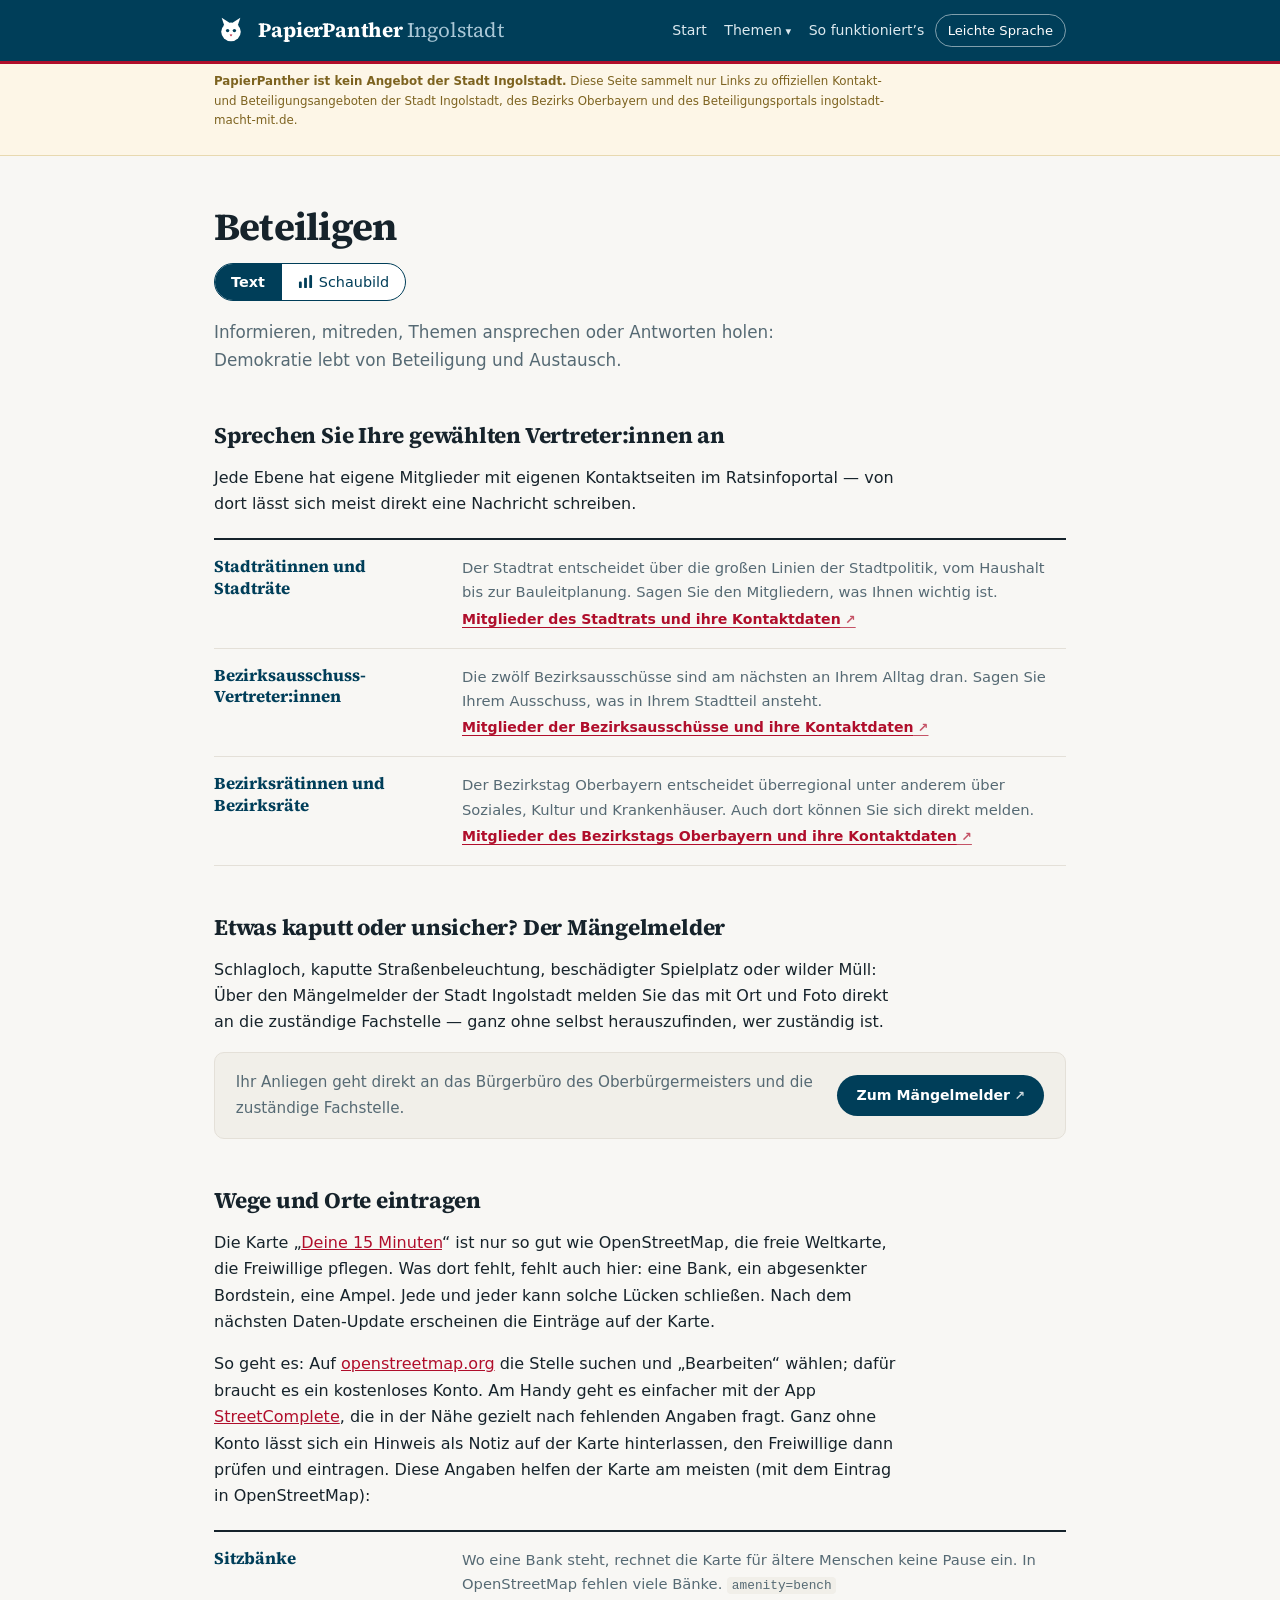
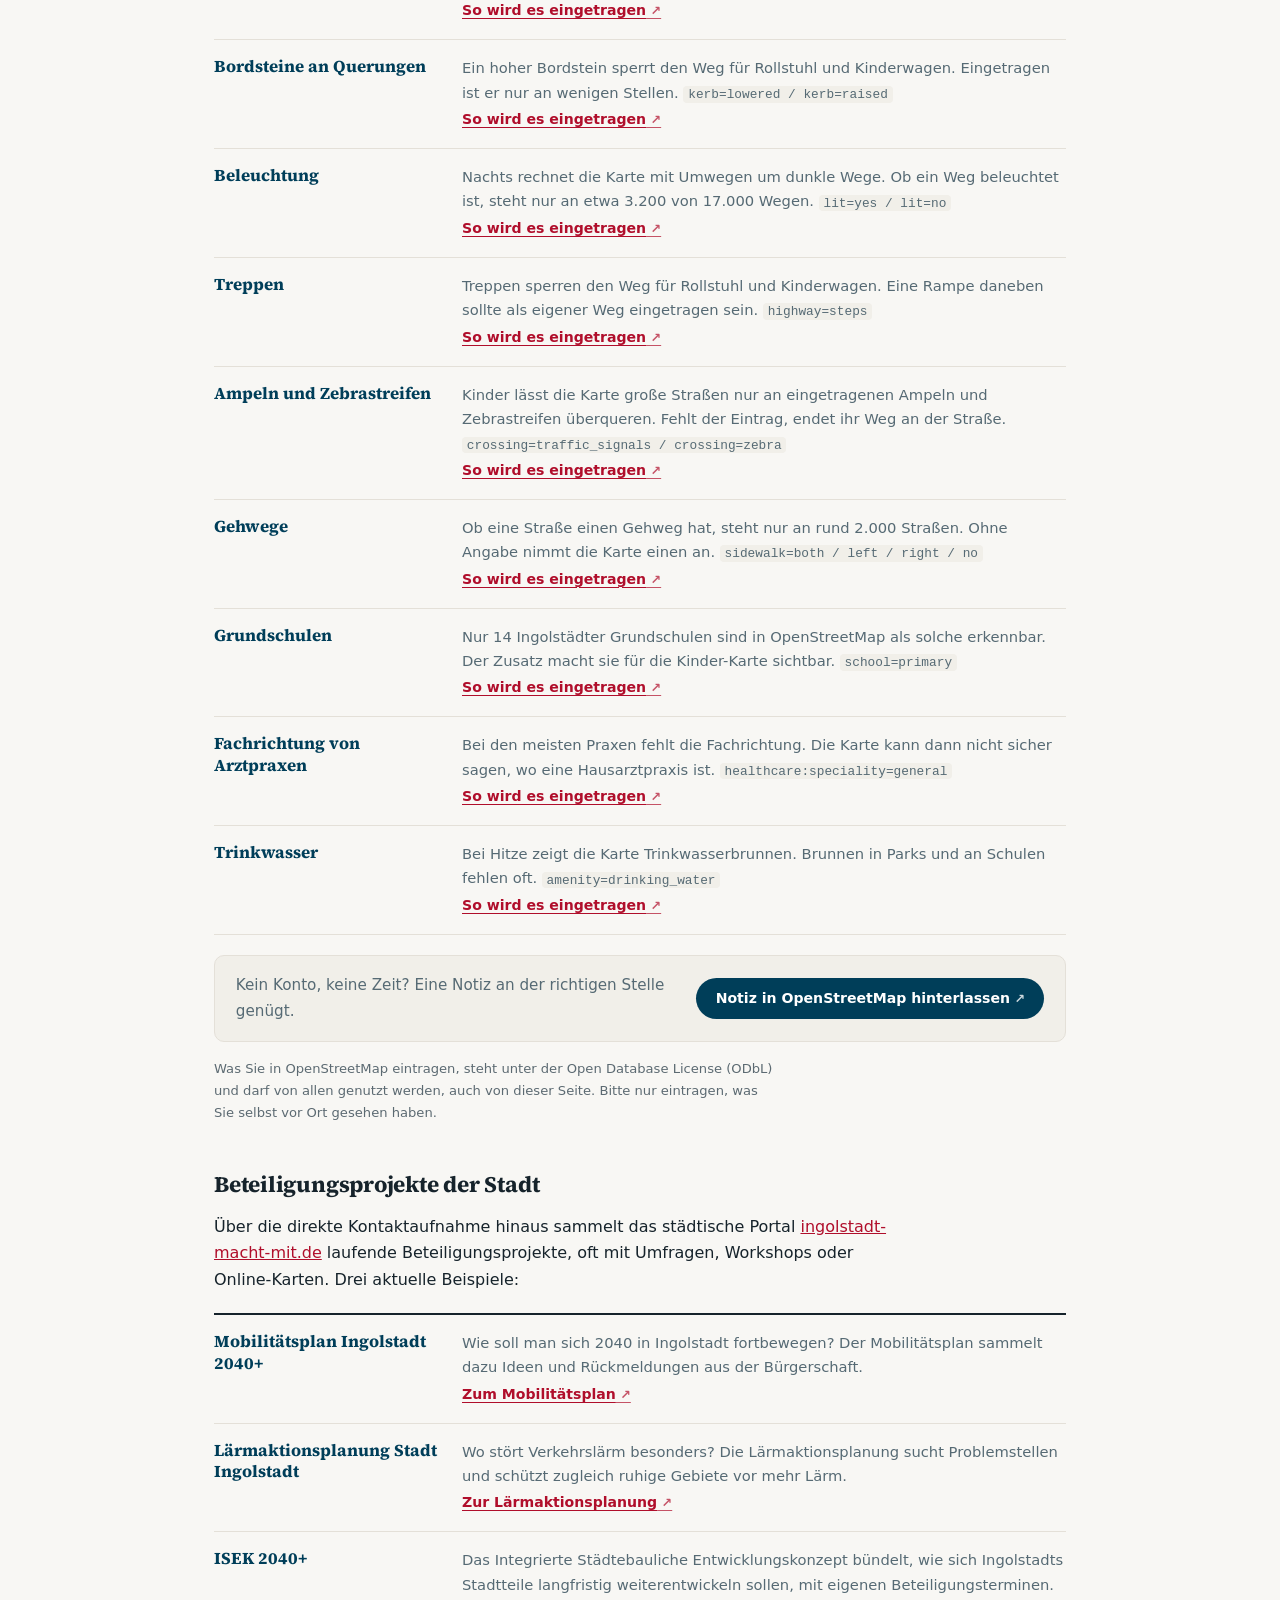
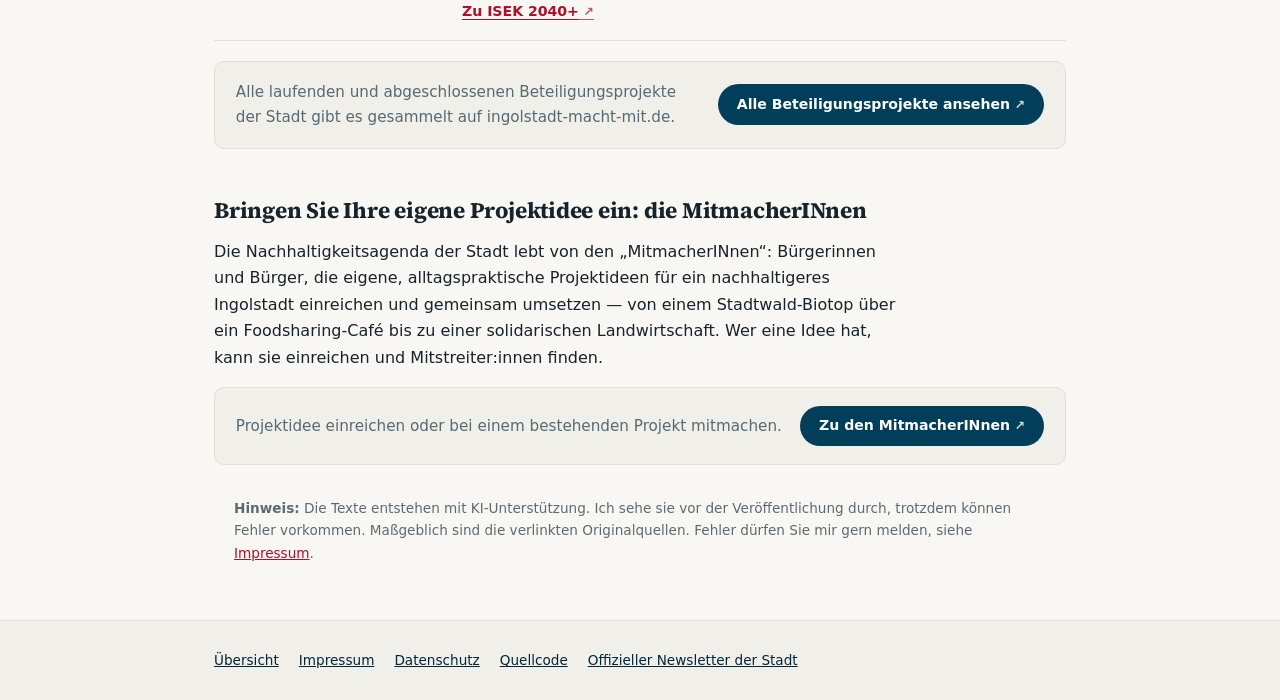
<file: beteiligen.html>
<!DOCTYPE html>
<html lang="de">
<head>
<meta charset="UTF-8">
<meta name="viewport" content="width=device-width, initial-scale=1">
<meta http-equiv="Content-Security-Policy" content="default-src 'self'; script-src 'self' 'unsafe-inline'; style-src 'self' 'unsafe-inline'; img-src 'self' data:; connect-src 'self' https://mnkeller.goatcounter.com; base-uri 'self'; form-action 'self'">
<title>Beteiligen — PapierPanther</title>
<meta name="description" content="Wie Sie sich in Ingolstadt einbringen können: Kontakt zu Stadtrat, Bezirksausschüssen und Bezirkstag, plus aktuelle Beteiligungsprojekte der Stadt.">
<meta name="robots" content="index, follow">
<link rel="canonical" href="https://schanzer-papierpanther.de/beteiligen.html">
<meta property="og:type" content="website">
<meta property="og:site_name" content="PapierPanther Ingolstadt">
<meta property="og:url" content="https://schanzer-papierpanther.de/beteiligen.html">
<meta property="og:title" content="Beteiligen — PapierPanther">
<meta property="og:description" content="Wie Sie sich in Ingolstadt einbringen können: Kontakt zu Stadtrat, Bezirksausschüssen und Bezirkstag, plus aktuelle Beteiligungsprojekte der Stadt.">
<meta property="og:image" content="https://schanzer-papierpanther.de/vorschau.png">
<meta property="og:locale" content="de_DE">
<meta name="twitter:card" content="summary">
<meta name="twitter:title" content="Beteiligen — PapierPanther">
<meta name="twitter:image" content="https://schanzer-papierpanther.de/vorschau.png">
<link rel="icon" href="data:image/svg+xml,%3Csvg xmlns='http://www.w3.org/2000/svg' viewBox='0 0 64 64'%3E%3Crect width='64' height='64' rx='14' fill='%23003E59'/%3E%3Cg transform='translate%286 8%29 scale%281.3%29'%3E%3Cpath d='M12.6 15 L9 4.5 L18.2 10.4 Z' fill='%23fff'/%3E%3Cpath d='M27.4 15 L31 4.5 L21.8 10.4 Z' fill='%23fff'/%3E%3Cellipse cx='20' cy='21' rx='11.5' ry='11' fill='%23fff'/%3E%3Ccircle cx='16' cy='19.5' r='2' fill='%23003E59'/%3E%3Ccircle cx='24' cy='19.5' r='2' fill='%23003E59'/%3E%3Cpath d='M18.4 24.2l1.6 2.2 1.6-2.2z' fill='%23B00E2B'/%3E%3C/g%3E%3C/svg%3E">
<link rel="preload" href="schrift/source-serif-4-latin-700-normal.woff2" as="font" type="font/woff2" crossorigin>
<link rel="stylesheet" href="schrift.css">
<style>
  :root {
    --primary: #003e59;
    --primary-dark: #00263a;
    --accent: #b00e2b;
    --text: #16232b;
    --text-muted: #566a74;
    --text-faint: #5c6a72;
    --bg: #f8f7f4;
    --bg-warm: #f1efe9;
    --card: #ffffff;
    --border: #e4e0d8;
    --border-strong: #8f8779;
    --font-display: 'Source Serif 4', 'Iowan Old Style', Georgia, serif;
    --font-body: -apple-system, BlinkMacSystemFont, 'Segoe UI', Roboto, system-ui, sans-serif;
    --radius: 10px;
    --shadow: 0 1px 3px rgba(22,35,43,.06), 0 0 0 1px rgba(22,35,43,.04);
  }
  *, *::before, *::after { box-sizing: border-box; margin: 0; padding: 0; }
  html { -webkit-text-size-adjust: 100%; }
  body {
    font-family: var(--font-body); color: var(--text); background: var(--bg);
    line-height: 1.65; font-size: 16px; -webkit-font-smoothing: antialiased;
  }
  .container { max-width: 900px; margin: 0 auto; padding: 0 1.5rem; }
  a { color: var(--accent); }

  .site-header {
    background: var(--primary); border-bottom: 3px solid var(--accent);
    padding: .85rem 0; position: sticky; top: 0; z-index: 50;
  }
  .site-header .container { display: flex; align-items: center; gap: .65rem; flex-wrap: wrap; }
  .logo-mark { flex: none; display: block; }
  .brand {
    font-family: var(--font-display); font-size: 1.28rem; font-weight: 700;
    letter-spacing: -.01em; color: #fff; text-decoration: none;
  }
  .brand span { color: #a9c7d6; font-weight: 400; }
  .header-spacer { margin-left: auto; }
  .btn-zurueck {
    font-size: .82rem; font-weight: 600; text-decoration: none; color: #fff;
    background: none; border: 1px solid rgba(255,255,255,.5); border-radius: 999px;
    padding: .3rem .85rem;
  }
  .btn-zurueck:hover { background: rgba(255,255,255,.14); }
  .btn-leicht {
    font: inherit; font-size: .82rem; cursor: pointer;
    background: none; border: 1px solid rgba(255,255,255,.5); color: #fff;
    padding: .3rem .75rem; border-radius: 999px;
  }
  .btn-leicht:hover { background: rgba(255,255,255,.14); }
  .btn-leicht[aria-pressed="true"] {
    background: #fff; color: var(--primary-dark); border-color: #fff; font-weight: 600;
  }

  .disclaimer {
    background: #fdf6e7; border-bottom: 1px solid #e8d9b0; color: #7d6320;
    font-size: .74rem; padding: .5rem 0;
  }
  .disclaimer strong { font-weight: 600; }
  .disclaimer p { max-width: 680px; }

  main { padding: 3rem 0 3.5rem; }
  h1 {
    font-family: var(--font-display); font-size: clamp(1.75rem, 4.5vw, 2.4rem);
    font-weight: 700; letter-spacing: -.02em; margin-bottom: .5rem;
    /* Ohne eigene Zeilenhoehe erbte die Ueberschrift 1.65 vom Fliesstext und
       zerfiel in zwei weit auseinanderstehende Zeilen. */
    line-height: 1.18; max-width: 30ch; text-wrap: balance;
  }
  .lede { color: var(--text-muted); font-size: 1.05rem; max-width: 62ch; margin-bottom: 1.75rem; }
  h2 {
    font-family: var(--font-display); font-size: 1.4rem; font-weight: 700;
    margin: 2.75rem 0 .6rem; letter-spacing: -.01em;
  }
  h3 {
    font-family: var(--font-display); font-size: 1.05rem; font-weight: 700;
    margin: 0 0 .4rem;
  }
  p { margin-bottom: 1rem; max-width: 68ch; }

  /* ---------- Kontakte und Projekte als Liste ----------
     Frueher je drei Karten mit umrandetem Knopf. Seit der Designrunde
     2026-10-26 Zeilen mit Linien: links der Name, rechts Erklaerung und
     ein schlichter Link. Gleiche Klassen, damit das Markup bleibt. */
  .kontakt-liste, .projekt-liste {
    margin: 1.25rem 0 1.25rem; border-top: 2px solid var(--text);
  }
  .kontakt-karte, .projekt-karte {
    display: grid; grid-template-columns: 14rem minmax(0, 1fr); gap: .2rem 1.5rem;
    padding: 1rem 0 1.05rem; border-bottom: 1px solid var(--border);
  }
  .kontakt-karte h3, .projekt-karte h3 { grid-row: 1 / span 2; color: var(--primary); margin: 0; line-height: 1.3; }
  .kontakt-karte p, .projekt-karte p { font-size: .92rem; color: var(--text-muted); margin: 0; }
  .kontakt-link, .projekt-link {
    justify-self: start; font-size: .88rem; font-weight: 600; color: var(--accent);
    text-decoration: underline; text-underline-offset: .18em; text-decoration-thickness: 1px;
  }
  .kontakt-link:hover, .projekt-link:hover { text-decoration-thickness: 2px; }
  .projekt-karte code { font-size: .8rem; background: var(--bg-warm); padding: .05rem .3rem; border-radius: 4px; white-space: nowrap; }
  .klein-hinweis { font-size: .82rem; color: var(--text-faint); max-width: 68ch; }
  .kontakt-link::after, .projekt-link::after { content: ' ↗'; opacity: .7; font-size: .9em; }
  @media (max-width: 640px) {
    .kontakt-karte, .projekt-karte { grid-template-columns: minmax(0, 1fr); gap: .35rem; }
    .kontakt-karte h3, .projekt-karte h3 { grid-row: auto; }
  }

  .portal-cta {
    display: flex; flex-wrap: wrap; align-items: center; gap: 1rem;
    background: var(--bg-warm); border: 1px solid var(--border); border-radius: var(--radius);
    padding: 1.1rem 1.3rem; margin-bottom: 1rem;
  }
  .portal-cta p { margin: 0; flex: 1; min-width: 220px; font-size: .95rem; color: var(--text-muted); }
  .btn-portal {
    display: inline-block; flex: none; font-size: .88rem; font-weight: 600; text-decoration: none;
    color: #fff; background: var(--primary); border-radius: 999px; padding: .55rem 1.2rem;
  }
  .btn-portal:hover { background: var(--primary-dark); }
  .btn-portal::after { content: ' ↗'; opacity: .8; font-size: .9em; }

  .site-footer {
    border-top: 1px solid var(--border); background: var(--bg-warm);
    padding: 1.75rem 0; font-size: .85rem; color: var(--text-muted);
  }
  .site-footer .container { display: flex; gap: 1.25rem; flex-wrap: wrap; }
  .site-footer a { color: var(--primary-dark); }

  a:focus-visible, button:focus-visible { outline: 2px solid var(--accent); outline-offset: 2px; }
  .sr-only {
    position: absolute; width: 1px; height: 1px; padding: 0; margin: -1px;
    overflow: hidden; clip: rect(0,0,0,0); white-space: nowrap; border: 0;
  }
</style>
</head>
<body>

<header class="site-header">
  <div class="container">
    <svg class="logo-mark" width="34" height="34" viewBox="0 0 40 40" aria-hidden="true">
      <path d="M12.6 15 L9 4.5 L18.2 10.4 Z" fill="#fff"/>
      <path d="M27.4 15 L31 4.5 L21.8 10.4 Z" fill="#fff"/>
      <ellipse cx="20" cy="21" rx="11.5" ry="11" fill="#fff"/>
      <circle cx="16" cy="19.5" r="2" fill="#003E59"/>
      <circle cx="24" cy="19.5" r="2" fill="#003E59"/>
      <path d="M18.4 24.2l1.6 2.2 1.6-2.2z" fill="#B00E2B"/>
    </svg>
    <a class="brand" href="index.html">PapierPanther <span>Ingolstadt</span></a>
    <button class="btn-leicht" id="btn-leicht" type="button" aria-pressed="false">Leichte Sprache</button>
  </div>
</header>

<div class="disclaimer">
  <div class="container">
    <p id="txt-hinweis"></p>
  </div>
</div>

<main>
  <div class="container">
    <h1 id="txt-h1">Beteiligen</h1>
    <p class="lede" id="txt-lede"></p>

    <section id="vertreter">
      <h2 id="txt-vertreter-h2"></h2>
      <p id="txt-vertreter-intro"></p>

      <div class="kontakt-liste">
        <div class="kontakt-karte">
          <h3 id="txt-kontakt-stadtrat-titel"></h3>
          <p id="txt-kontakt-stadtrat-text"></p>
          <a class="kontakt-link" id="link-kontakt-stadtrat"
             href="https://www.ingolstadt.de/sessionnet/kp0040.php?__kgrnr=1"
             target="_blank" rel="noopener noreferrer"></a>
        </div>
        <div class="kontakt-karte">
          <h3 id="txt-kontakt-bza-titel"></h3>
          <p id="txt-kontakt-bza-text"></p>
          <a class="kontakt-link" id="link-kontakt-bza"
             href="https://www.ingolstadt.de/sessionnetbza/kp0041.php"
             target="_blank" rel="noopener noreferrer"></a>
        </div>
        <div class="kontakt-karte">
          <h3 id="txt-kontakt-bezirk-titel"></h3>
          <p id="txt-kontakt-bezirk-text"></p>
          <a class="kontakt-link" id="link-kontakt-bezirk"
             href="https://buergerinfo-bezirk-obb.digitalfabrix.de/kp0040.asp?__kgrnr=1"
             target="_blank" rel="noopener noreferrer"></a>
        </div>
      </div>
    </section>

    <section id="maengel">
      <h2 id="txt-maengel-h2"></h2>
      <p id="txt-maengel-text"></p>
      <div class="portal-cta">
        <p id="txt-maengel-cta-text"></p>
        <a class="btn-portal" id="link-maengel"
           href="https://www.ingolstadt.de/maengelmelder/" target="_blank" rel="noopener noreferrer"></a>
      </div>
    </section>

    <section id="wege-eintragen">
      <h2 id="txt-osm-h2"></h2>
      <p id="txt-osm-intro"></p>
      <p id="txt-osm-wie"></p>

      <div class="projekt-liste">
        <div class="projekt-karte">
          <h3 id="txt-osm-bank-titel"></h3>
          <p><span id="txt-osm-bank-text"></span> <code>amenity=bench</code></p>
          <a class="projekt-link" id="link-osm-bank" href="https://wiki.openstreetmap.org/wiki/DE:Tag:amenity=bench"
             target="_blank" rel="noopener noreferrer"></a>
        </div>
        <div class="projekt-karte">
          <h3 id="txt-osm-bordstein-titel"></h3>
          <p><span id="txt-osm-bordstein-text"></span> <code>kerb=lowered / kerb=raised</code></p>
          <a class="projekt-link" id="link-osm-bordstein" href="https://wiki.openstreetmap.org/wiki/DE:Key:kerb"
             target="_blank" rel="noopener noreferrer"></a>
        </div>
        <div class="projekt-karte">
          <h3 id="txt-osm-licht-titel"></h3>
          <p><span id="txt-osm-licht-text"></span> <code>lit=yes / lit=no</code></p>
          <a class="projekt-link" id="link-osm-licht" href="https://wiki.openstreetmap.org/wiki/DE:Key:lit"
             target="_blank" rel="noopener noreferrer"></a>
        </div>
        <div class="projekt-karte">
          <h3 id="txt-osm-treppe-titel"></h3>
          <p><span id="txt-osm-treppe-text"></span> <code>highway=steps</code></p>
          <a class="projekt-link" id="link-osm-treppe" href="https://wiki.openstreetmap.org/wiki/DE:Tag:highway=steps"
             target="_blank" rel="noopener noreferrer"></a>
        </div>
        <div class="projekt-karte">
          <h3 id="txt-osm-querung-titel"></h3>
          <p><span id="txt-osm-querung-text"></span> <code>crossing=traffic_signals / crossing=zebra</code></p>
          <a class="projekt-link" id="link-osm-querung" href="https://wiki.openstreetmap.org/wiki/DE:Key:crossing"
             target="_blank" rel="noopener noreferrer"></a>
        </div>
        <div class="projekt-karte">
          <h3 id="txt-osm-gehweg-titel"></h3>
          <p><span id="txt-osm-gehweg-text"></span> <code>sidewalk=both / left / right / no</code></p>
          <a class="projekt-link" id="link-osm-gehweg" href="https://wiki.openstreetmap.org/wiki/DE:Key:sidewalk"
             target="_blank" rel="noopener noreferrer"></a>
        </div>
        <div class="projekt-karte">
          <h3 id="txt-osm-schule-titel"></h3>
          <p><span id="txt-osm-schule-text"></span> <code>school=primary</code></p>
          <a class="projekt-link" id="link-osm-schule" href="https://wiki.openstreetmap.org/wiki/DE:Tag:amenity=school"
             target="_blank" rel="noopener noreferrer"></a>
        </div>
        <div class="projekt-karte">
          <h3 id="txt-osm-praxis-titel"></h3>
          <p><span id="txt-osm-praxis-text"></span> <code>healthcare:speciality=general</code></p>
          <a class="projekt-link" id="link-osm-praxis" href="https://wiki.openstreetmap.org/wiki/DE:Key:healthcare:speciality"
             target="_blank" rel="noopener noreferrer"></a>
        </div>
        <div class="projekt-karte">
          <h3 id="txt-osm-wasser-titel"></h3>
          <p><span id="txt-osm-wasser-text"></span> <code>amenity=drinking_water</code></p>
          <a class="projekt-link" id="link-osm-wasser" href="https://wiki.openstreetmap.org/wiki/DE:Tag:amenity=drinking_water"
             target="_blank" rel="noopener noreferrer"></a>
        </div>
      </div>

      <div class="portal-cta">
        <p id="txt-osm-cta-text"></p>
        <a class="btn-portal" id="link-osm-notiz"
           href="https://www.openstreetmap.org/note/new#map=15/48.7634/11.4251" target="_blank" rel="noopener noreferrer"></a>
      </div>
      <p class="klein-hinweis" id="txt-osm-lizenz"></p>
    </section>

    <section id="projekte">
      <h2 id="txt-projekte-h2"></h2>
      <p id="txt-projekte-intro"></p>

      <div class="projekt-liste">
        <div class="projekt-karte">
          <h3 id="txt-projekt-mobilitaet-titel"></h3>
          <p id="txt-projekt-mobilitaet-text"></p>
          <a class="projekt-link" id="link-projekt-mobilitaet"
             href="https://ingolstadt-macht-mit.de/mobilitaetsplan"
             target="_blank" rel="noopener noreferrer"></a>
        </div>
        <div class="projekt-karte">
          <h3 id="txt-projekt-laerm-titel"></h3>
          <p id="txt-projekt-laerm-text"></p>
          <a class="projekt-link" id="link-projekt-laerm"
             href="https://ingolstadt-macht-mit.de/group/16"
             target="_blank" rel="noopener noreferrer"></a>
        </div>
        <div class="projekt-karte">
          <h3 id="txt-projekt-isek-titel"></h3>
          <p id="txt-projekt-isek-text"></p>
          <a class="projekt-link" id="link-projekt-isek"
             href="https://ingolstadt-macht-mit.de/ISEK2040"
             target="_blank" rel="noopener noreferrer"></a>
        </div>
      </div>

      <div class="portal-cta">
        <p id="txt-portal-cta-text"></p>
        <a class="btn-portal" id="link-portal-cta"
           href="https://ingolstadt-macht-mit.de" target="_blank" rel="noopener noreferrer"></a>
      </div>
    </section>

    <section id="mitmacherinnen">
      <h2 id="txt-mitmacher-h2"></h2>
      <p id="txt-mitmacher-text"></p>
      <div class="portal-cta">
        <p id="txt-mitmacher-cta-text"></p>
        <a class="btn-portal" id="link-mitmacher"
           href="https://nachhaltigkeitsagenda-ingolstadt.de/mitmacherinnen/"
           target="_blank" rel="noopener noreferrer"></a>
      </div>
    </section>
  </div>
</main>

<footer class="site-footer">
  <div class="container">
    <a href="index.html">Übersicht</a>
    <a href="impressum.html">Impressum</a>
    <a href="datenschutz.html">Datenschutz</a>
    <a href="https://github.com/mnkeller/papierpanther" rel="noopener noreferrer" target="_blank">Quellcode<span class="sr-only"> (öffnet in neuem Tab)</span></a>
    <a href="https://www.ingolstadt.de/Rathaus/Aktuelles/Newsletter/" rel="noopener noreferrer" target="_blank">Offizieller Newsletter der Stadt<span class="sr-only"> (öffnet in neuem Tab)</span></a>
  </div>
</footer>

<script>
(function () {
  'use strict';

  var LS_KEY_LEICHT = 'papierpanther-leichte-sprache';
  var leicht = false;
  try { leicht = localStorage.getItem(LS_KEY_LEICHT) === '1'; } catch (err) { /* Storage kann gesperrt sein */ }

  var TEXTE = {
    'osm-h2': { n: 'Wege und Orte eintragen', l: 'Wege und Orte eintragen' },
    'osm-intro': {
      n: 'Die Karte „<a href="wege.html">Deine 15 Minuten</a>“ ist nur so gut wie OpenStreetMap, die freie Weltkarte, ' +
        'die Freiwillige pflegen. Was dort fehlt, fehlt auch hier: eine Bank, ein abgesenkter Bordstein, eine Ampel. ' +
        'Jede und jeder kann solche Lücken schließen. Nach dem nächsten Daten-Update erscheinen die Einträge auf der Karte.',
      l: 'Die Karte „<a href="wege.html">Deine 15 Minuten</a>“ kommt von OpenStreetMap. ' +
        'Das ist eine freie Karte im Internet. Viele Menschen tragen dort etwas ein. ' +
        'Fehlt etwas auf der Karte? Dann können Sie es eintragen.',
    },
    'osm-wie': {
      n: 'So geht es: Auf <a href="https://www.openstreetmap.org" target="_blank" rel="noopener noreferrer">openstreetmap.org</a> ' +
        'die Stelle suchen und „Bearbeiten“ wählen; dafür braucht es ein kostenloses Konto. Am Handy geht es einfacher mit der App ' +
        '<a href="https://streetcomplete.app" target="_blank" rel="noopener noreferrer">StreetComplete</a>, die in der Nähe gezielt ' +
        'nach fehlenden Angaben fragt. Ganz ohne Konto lässt sich ein Hinweis als Notiz auf der Karte hinterlassen, den Freiwillige ' +
        'dann prüfen und eintragen. Diese Angaben helfen der Karte am meisten (mit dem Eintrag in OpenStreetMap):',
      l: 'So geht es: Gehen Sie auf <a href="https://www.openstreetmap.org" target="_blank" rel="noopener noreferrer">openstreetmap.org</a>. ' +
        'Dafür brauchen Sie ein Konto. Das kostet nichts. Mit dem Handy geht es leichter. Dafür gibt es die App ' +
        '<a href="https://streetcomplete.app" target="_blank" rel="noopener noreferrer">StreetComplete</a>. ' +
        'Ohne Konto können Sie eine Notiz schreiben. Andere Menschen tragen es dann ein. Das hilft der Karte am meisten:',
    },
    'osm-cta-text': {
      n: 'Kein Konto, keine Zeit? Eine Notiz an der richtigen Stelle genügt.',
      l: 'Sie haben kein Konto? Schreiben Sie eine Notiz.',
    },
    'osm-lizenz': {
      n: 'Was Sie in OpenStreetMap eintragen, steht unter der Open Database License (ODbL) und darf von allen genutzt werden, ' +
        'auch von dieser Seite. Bitte nur eintragen, was Sie selbst vor Ort gesehen haben.',
      l: 'Was Sie eintragen, dürfen alle benutzen. Tragen Sie nur ein, was Sie selbst gesehen haben.',
    },
    'osm-bank-titel': { n: 'Sitzbänke', l: 'Bänke' },
    'osm-bank-text': {
      n: 'Wo eine Bank steht, rechnet die Karte für ältere Menschen keine Pause ein. In OpenStreetMap fehlen viele Bänke.',
      l: 'Ältere Menschen brauchen Bänke zum Ausruhen. Viele Bänke fehlen auf der Karte.',
    },
    'osm-bordstein-titel': { n: 'Bordsteine an Querungen', l: 'Bord-Steine' },
    'osm-bordstein-text': {
      n: 'Ein hoher Bordstein sperrt den Weg für Rollstuhl und Kinderwagen. Eingetragen ist er nur an wenigen Stellen.',
      l: 'Ein hoher Bord-Stein ist für einen Rollstuhl zu hoch. Auf der Karte fehlen viele Bord-Steine.',
    },
    'osm-licht-titel': { n: 'Beleuchtung', l: 'Licht' },
    'osm-licht-text': {
      n: 'Nachts rechnet die Karte mit Umwegen um dunkle Wege. Ob ein Weg beleuchtet ist, steht nur an etwa 3.200 von 17.000 Wegen.',
      l: 'Nachts sind dunkle Wege schwierig. Die Karte weiß oft nicht, ob ein Weg Licht hat.',
    },
    'osm-treppe-titel': { n: 'Treppen', l: 'Treppen' },
    'osm-treppe-text': {
      n: 'Treppen sperren den Weg für Rollstuhl und Kinderwagen. Eine Rampe daneben sollte als eigener Weg eingetragen sein.',
      l: 'Mit dem Rollstuhl kommt man keine Treppe hoch. Gibt es eine Rampe? Dann tragen Sie sie ein.',
    },
    'osm-querung-titel': { n: 'Ampeln und Zebrastreifen', l: 'Ampeln und Zebra-Streifen' },
    'osm-querung-text': {
      n: 'Kinder lässt die Karte große Straßen nur an eingetragenen Ampeln und Zebrastreifen überqueren. Fehlt der Eintrag, endet ihr Weg an der Straße.',
      l: 'Kinder gehen nur an der Ampel oder am Zebra-Streifen über große Straßen. Manche fehlen auf der Karte.',
    },
    'osm-gehweg-titel': { n: 'Gehwege', l: 'Geh-Wege' },
    'osm-gehweg-text': {
      n: 'Ob eine Straße einen Gehweg hat, steht nur an rund 2.000 Straßen. Ohne Angabe nimmt die Karte einen an.',
      l: 'Die Karte weiß oft nicht, ob es einen Geh-Weg gibt.',
    },
    'osm-schule-titel': { n: 'Grundschulen', l: 'Grund-Schulen' },
    'osm-schule-text': {
      n: 'Nur 14 Ingolstädter Grundschulen sind in OpenStreetMap als solche erkennbar. Der Zusatz macht sie für die Kinder-Karte sichtbar.',
      l: 'Manche Grund-Schulen fehlen auf der Karte.',
    },
    'osm-praxis-titel': { n: 'Fachrichtung von Arztpraxen', l: 'Arzt-Praxen' },
    'osm-praxis-text': {
      n: 'Bei den meisten Praxen fehlt die Fachrichtung. Die Karte kann dann nicht sicher sagen, wo eine Hausarztpraxis ist.',
      l: 'Bei vielen Ärzten fehlt auf der Karte, was für ein Arzt es ist.',
    },
    'osm-wasser-titel': { n: 'Trinkwasser', l: 'Trink-Wasser' },
    'osm-wasser-text': {
      n: 'Bei Hitze zeigt die Karte Trinkwasserbrunnen. Brunnen in Parks und an Schulen fehlen oft.',
      l: 'Bei Hitze braucht man Wasser. Manche Brunnen fehlen auf der Karte.',
    },
    'h1': { n: 'Beteiligen', l: 'Mitmachen' },
    'lede': {
      n: 'Informieren, mitreden, Themen ansprechen oder Antworten holen: Demokratie lebt von Beteiligung und Austausch.',
      l: 'Sie können sich informieren. Sie können mitreden. Sie können Fragen stellen. Demokratie braucht Beteiligung. Und sie braucht Austausch.',
    },
    'hinweis': {
      n: '<strong>PapierPanther ist kein Angebot der Stadt Ingolstadt.</strong> Diese Seite sammelt nur Links zu offiziellen Kontakt- und Beteiligungsangeboten der Stadt Ingolstadt, des Bezirks Oberbayern und des Beteiligungsportals ingolstadt-macht-mit.de.',
      l: '<strong>PapierPanther ist kein Angebot der Stadt Ingolstadt.</strong> Diese Seite sammelt nur Links. Die Links führen zu offiziellen Seiten: von der Stadt Ingolstadt, vom Bezirk Oberbayern und von der Seite ingolstadt-macht-mit.de.',
    },
    'vertreter-h2': {
      n: 'Sprechen Sie Ihre gewählten Vertreter:innen an',
      l: 'Sprechen Sie mit den gewählten Personen',
    },
    'vertreter-intro': {
      n: 'Jede Ebene hat eigene Mitglieder mit eigenen Kontaktseiten im Ratsinfoportal — von dort lässt sich meist direkt eine Nachricht schreiben.',
      l: 'Es gibt drei Gruppen von gewählten Personen. Jede Gruppe hat eine eigene Kontakt-Seite. Dort finden Sie die Namen. Oft können Sie dort auch eine Nachricht schreiben.',
    },
    'kontakt-stadtrat-titel': { n: 'Stadträtinnen und Stadträte', l: 'Der Stadtrat' },
    'kontakt-stadtrat-text': {
      n: 'Der Stadtrat entscheidet über die großen Linien der Stadtpolitik, vom Haushalt bis zur Bauleitplanung. Sagen Sie den Mitgliedern, was Ihnen wichtig ist.',
      l: 'Der Stadtrat trifft die großen Entscheidungen für Ingolstadt. Zum Beispiel über Geld und über Bau-Pläne. Schreiben Sie den Mitgliedern, was Ihnen wichtig ist.',
    },
    'kontakt-bza-titel': { n: 'Bezirksausschuss-Vertreter:innen', l: 'Der Bezirksausschuss' },
    'kontakt-bza-text': {
      n: 'Die zwölf Bezirksausschüsse sind am nächsten an Ihrem Alltag dran. Sagen Sie Ihrem Ausschuss, was in Ihrem Stadtteil ansteht.',
      l: 'Es gibt 12 Bezirks-Ausschüsse. Sie kümmern sich um Ihren Stadt-Teil. Sagen Sie Ihrem Bezirks-Ausschuss, was bei Ihnen los ist.',
    },
    'kontakt-bezirk-titel': { n: 'Bezirksrätinnen und Bezirksräte', l: 'Der Bezirkstag Oberbayern' },
    'kontakt-bezirk-text': {
      n: 'Der Bezirkstag Oberbayern entscheidet überregional unter anderem über Soziales, Kultur und Krankenhäuser. Auch dort können Sie sich direkt melden.',
      l: 'Der Bezirkstag Oberbayern entscheidet für ganz Oberbayern. Zum Beispiel über Soziales, Kultur und Krankenhäuser. Auch dort können Sie sich melden.',
    },
    'maengel-h2': { n: 'Etwas kaputt oder unsicher? Der Mängelmelder', l: 'Ist etwas kaputt? Der Mängelmelder' },
    'maengel-text': {
      n: 'Schlagloch, kaputte Straßenbeleuchtung, beschädigter Spielplatz oder wilder Müll: Über den Mängelmelder der Stadt Ingolstadt melden Sie das mit Ort und Foto direkt an die zuständige Fachstelle — ganz ohne selbst herauszufinden, wer zuständig ist.',
      l: 'Ist eine Straßen-Lampe kaputt? Oder ein Spielplatz? Liegt Müll herum? Der Mängelmelder ist ein Formular im Internet. Dort melden Sie das der Stadt, mit Ort und Foto. Sie müssen nicht wissen, wer dafür zuständig ist.',
    },
    'maengel-cta-text': {
      n: 'Ihr Anliegen geht direkt an das Bürgerbüro des Oberbürgermeisters und die zuständige Fachstelle.',
      l: 'Ihre Meldung geht direkt an die Stadt.',
    },
    'projekte-h2': { n: 'Beteiligungsprojekte der Stadt', l: 'Mitmach-Projekte der Stadt' },
    'projekte-intro': {
      n: 'Über die direkte Kontaktaufnahme hinaus sammelt das städtische Portal <a href="https://ingolstadt-macht-mit.de" target="_blank" rel="noopener noreferrer">ingolstadt-macht-mit.de<span class="sr-only"> (öffnet in neuem Tab)</span></a> laufende Beteiligungsprojekte, oft mit Umfragen, Workshops oder Online-Karten. Drei aktuelle Beispiele:',
      l: 'Es gibt noch mehr Wege mitzumachen. Die Seite <a href="https://ingolstadt-macht-mit.de" target="_blank" rel="noopener noreferrer">ingolstadt-macht-mit.de<span class="sr-only"> (öffnet in neuem Tab)</span></a> sammelt Mitmach-Projekte der Stadt. Hier sind drei Beispiele:',
    },
    'projekt-mobilitaet-titel': { n: 'Mobilitätsplan Ingolstadt 2040+', l: 'Mobilitäts-Plan Ingolstadt 2040+' },
    'projekt-mobilitaet-text': {
      n: 'Wie soll man sich 2040 in Ingolstadt fortbewegen? Der Mobilitätsplan sammelt dazu Ideen und Rückmeldungen aus der Bürgerschaft.',
      l: 'Wie fahren wir im Jahr 2040 durch Ingolstadt? Bei diesem Projekt können Sie Ihre Ideen dazu sagen.',
    },
    'projekt-laerm-titel': { n: 'Lärmaktionsplanung Stadt Ingolstadt', l: 'Plan gegen Lärm' },
    'projekt-laerm-text': {
      n: 'Wo stört Verkehrslärm besonders? Die Lärmaktionsplanung sucht Problemstellen und schützt zugleich ruhige Gebiete vor mehr Lärm.',
      l: 'Wo ist es zu laut durch Verkehr? Bei diesem Projekt sagen Sie, wo Lärm stört. Ruhige Orte sollen ruhig bleiben.',
    },
    'projekt-isek-titel': { n: 'ISEK 2040+', l: 'ISEK 2040+' },
    'projekt-isek-text': {
      n: 'Das Integrierte Städtebauliche Entwicklungskonzept bündelt, wie sich Ingolstadts Stadtteile langfristig weiterentwickeln sollen, mit eigenen Beteiligungsterminen.',
      l: 'ISEK ist ein großer Plan für die Zukunft von Ingolstadts Stadt-Teilen. Es gibt eigene Termine, bei denen Sie mitreden können.',
    },
    'portal-cta-text': {
      n: 'Alle laufenden und abgeschlossenen Beteiligungsprojekte der Stadt gibt es gesammelt auf ingolstadt-macht-mit.de.',
      l: 'Alle Mitmach-Projekte der Stadt stehen auf ingolstadt-macht-mit.de.',
    },
    'mitmacher-h2': {
      n: 'Bringen Sie Ihre eigene Projektidee ein: die MitmacherINnen',
      l: 'Ihre eigene Idee: die MitmacherINnen',
    },
    'mitmacher-text': {
      n: 'Die Nachhaltigkeitsagenda der Stadt lebt von den „MitmacherINnen“: Bürgerinnen ' +
        'und Bürger, die eigene, alltagspraktische Projektideen für ein nachhaltigeres ' +
        'Ingolstadt einreichen und gemeinsam umsetzen — von einem Stadtwald-Biotop über ' +
        'ein Foodsharing-Café bis zu einer solidarischen Landwirtschaft. Wer eine Idee ' +
        'hat, kann sie einreichen und Mitstreiter:innen finden.',
      l: 'Die Stadt hat einen Plan für mehr Nachhaltigkeit. Er heißt Nachhaltigkeits-' +
        'Agenda. Die „MitmacherINnen“ sind Menschen aus Ingolstadt. Sie haben eigene ' +
        'Ideen für eine bessere Zukunft. Zum Beispiel: ein kleiner Wald mitten in der ' +
        'Stadt. Oder ein Café, in dem man Essen teilt. Haben Sie auch eine Idee? Dann ' +
        'können Sie mitmachen.',
    },
    'mitmacher-cta-text': {
      n: 'Projektidee einreichen oder bei einem bestehenden Projekt mitmachen.',
      l: 'Reichen Sie Ihre Idee ein. Oder machen Sie bei einem Projekt mit.',
    },
  };

  var LINKTEXTE = {
    'link-kontakt-stadtrat': { n: 'Mitglieder des Stadtrats und ihre Kontaktdaten', l: 'Mitglieder vom Stadtrat finden' },
    'link-kontakt-bza': { n: 'Mitglieder der Bezirksausschüsse und ihre Kontaktdaten', l: 'Mitglieder vom Bezirksausschuss finden' },
    'link-kontakt-bezirk': { n: 'Mitglieder des Bezirkstags Oberbayern und ihre Kontaktdaten', l: 'Mitglieder vom Bezirkstag finden' },
    'link-maengel': { n: 'Zum Mängelmelder', l: 'Zum Mängelmelder' },
    'link-projekt-mobilitaet': { n: 'Zum Mobilitätsplan', l: 'Zum Mobilitäts-Plan' },
    'link-projekt-laerm': { n: 'Zur Lärmaktionsplanung', l: 'Zum Lärm-Projekt' },
    'link-projekt-isek': { n: 'Zu ISEK 2040+', l: 'Zu ISEK 2040+' },
    'link-portal-cta': { n: 'Alle Beteiligungsprojekte ansehen', l: 'Alle Mitmach-Projekte ansehen' },
    'link-mitmacher': { n: 'Zu den MitmacherINnen', l: 'Zu den MitmacherINnen' },
    'link-osm-notiz': { n: 'Notiz in OpenStreetMap hinterlassen', l: 'Eine Notiz schreiben' },
    'link-osm-bank': { n: 'So wird es eingetragen', l: 'So geht das' },
    'link-osm-bordstein': { n: 'So wird es eingetragen', l: 'So geht das' },
    'link-osm-licht': { n: 'So wird es eingetragen', l: 'So geht das' },
    'link-osm-treppe': { n: 'So wird es eingetragen', l: 'So geht das' },
    'link-osm-querung': { n: 'So wird es eingetragen', l: 'So geht das' },
    'link-osm-gehweg': { n: 'So wird es eingetragen', l: 'So geht das' },
    'link-osm-schule': { n: 'So wird es eingetragen', l: 'So geht das' },
    'link-osm-praxis': { n: 'So wird es eingetragen', l: 'So geht das' },
    'link-osm-wasser': { n: 'So wird es eingetragen', l: 'So geht das' },
  };

  function setLinkText(id, paar) {
    var a = document.getElementById(id);
    if (!a) return;
    a.textContent = paar[leicht ? 'l' : 'n'];
    var sr = document.createElement('span');
    sr.className = 'sr-only';
    sr.textContent = ' (öffnet in neuem Tab)';
    a.appendChild(sr);
  }

  function texteAnwenden() {
    Object.keys(TEXTE).forEach(function (id) {
      var el = document.getElementById('txt-' + id);
      if (el) el.innerHTML = TEXTE[id][leicht ? 'l' : 'n'];
    });
    Object.keys(LINKTEXTE).forEach(function (id) {
      setLinkText(id, LINKTEXTE[id]);
    });
  }

  texteAnwenden();

  var btnLeicht = document.getElementById('btn-leicht');
  btnLeicht.setAttribute('aria-pressed', leicht ? 'true' : 'false');
  btnLeicht.addEventListener('click', function () {
    leicht = !leicht;
    btnLeicht.setAttribute('aria-pressed', leicht ? 'true' : 'false');
    try { localStorage.setItem(LS_KEY_LEICHT, leicht ? '1' : '0'); } catch (err) { /* Storage kann gesperrt sein */ }
    texteAnwenden();
  });
})();
</script>

<script src="kopf.js" defer></script>
<script src="grafik/kern.js" defer></script>
<script src="zaehler.js" defer></script>
</body>
</html>
</file>
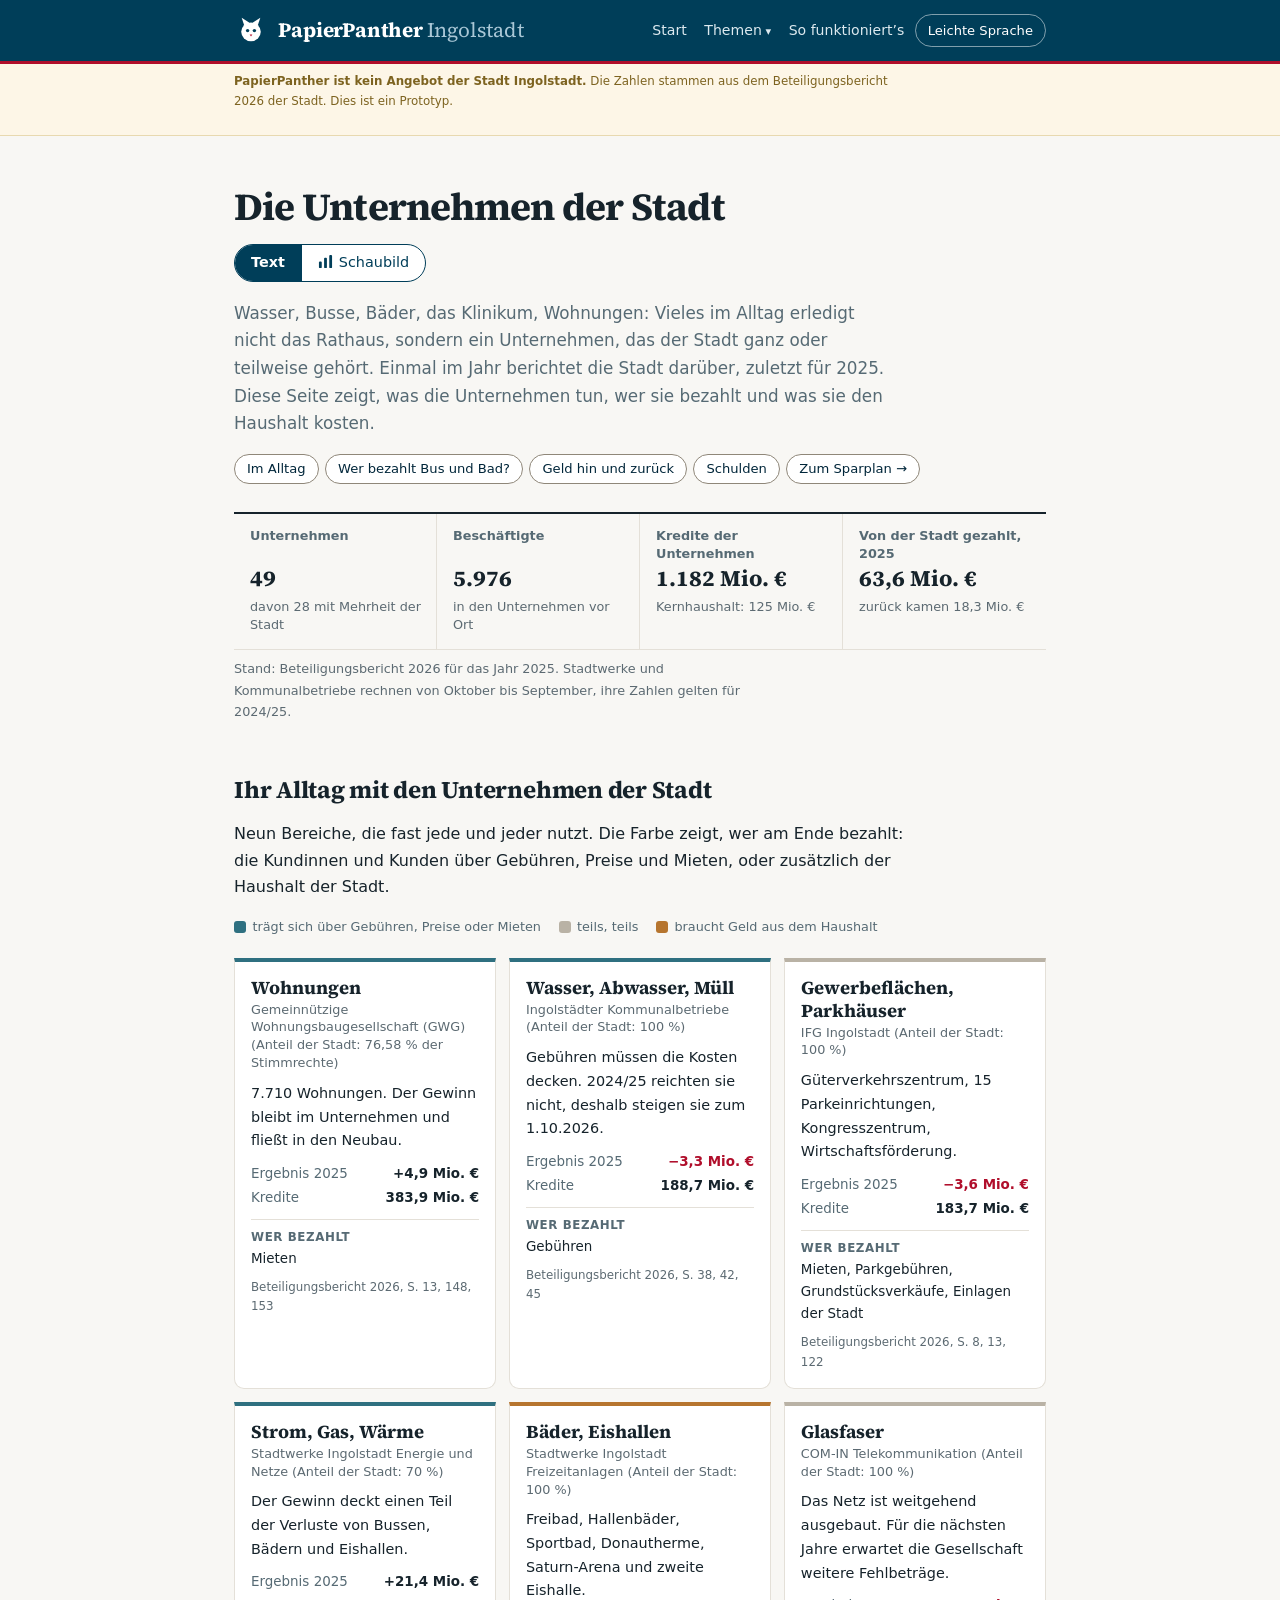
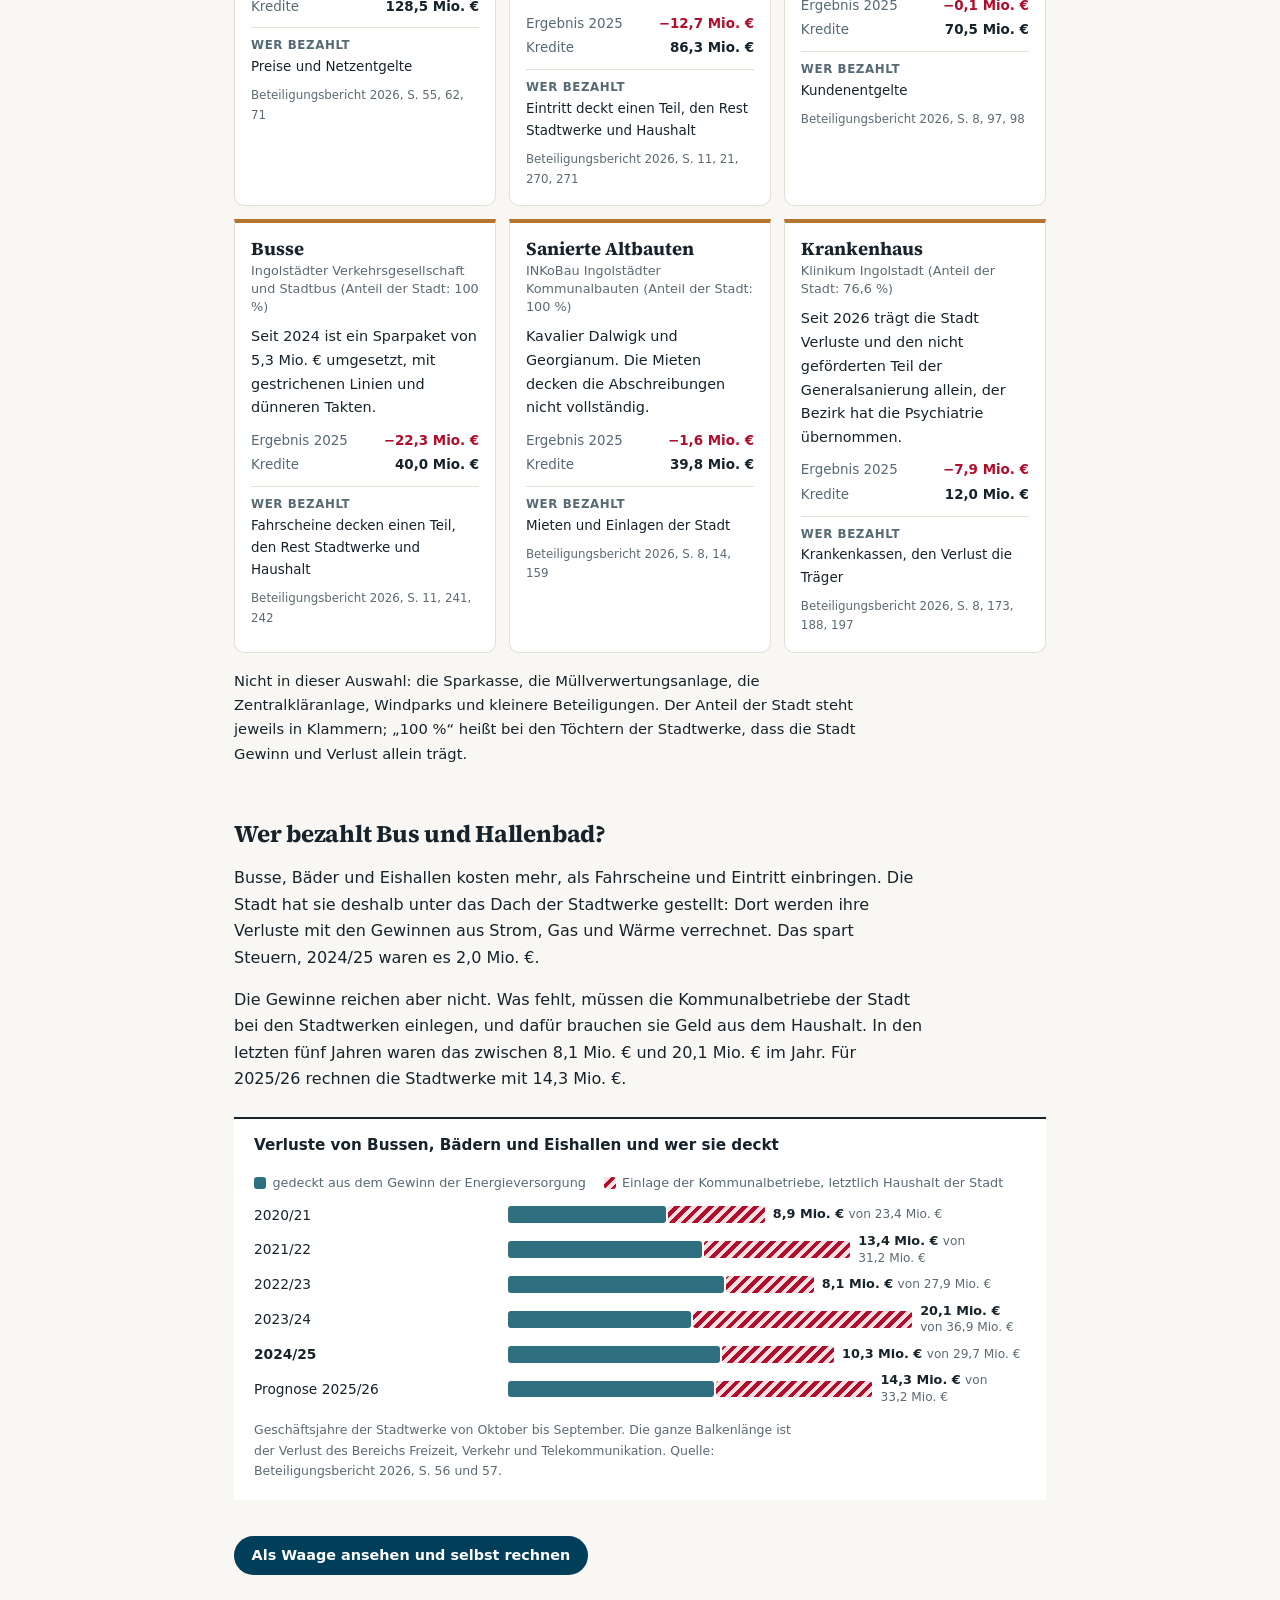
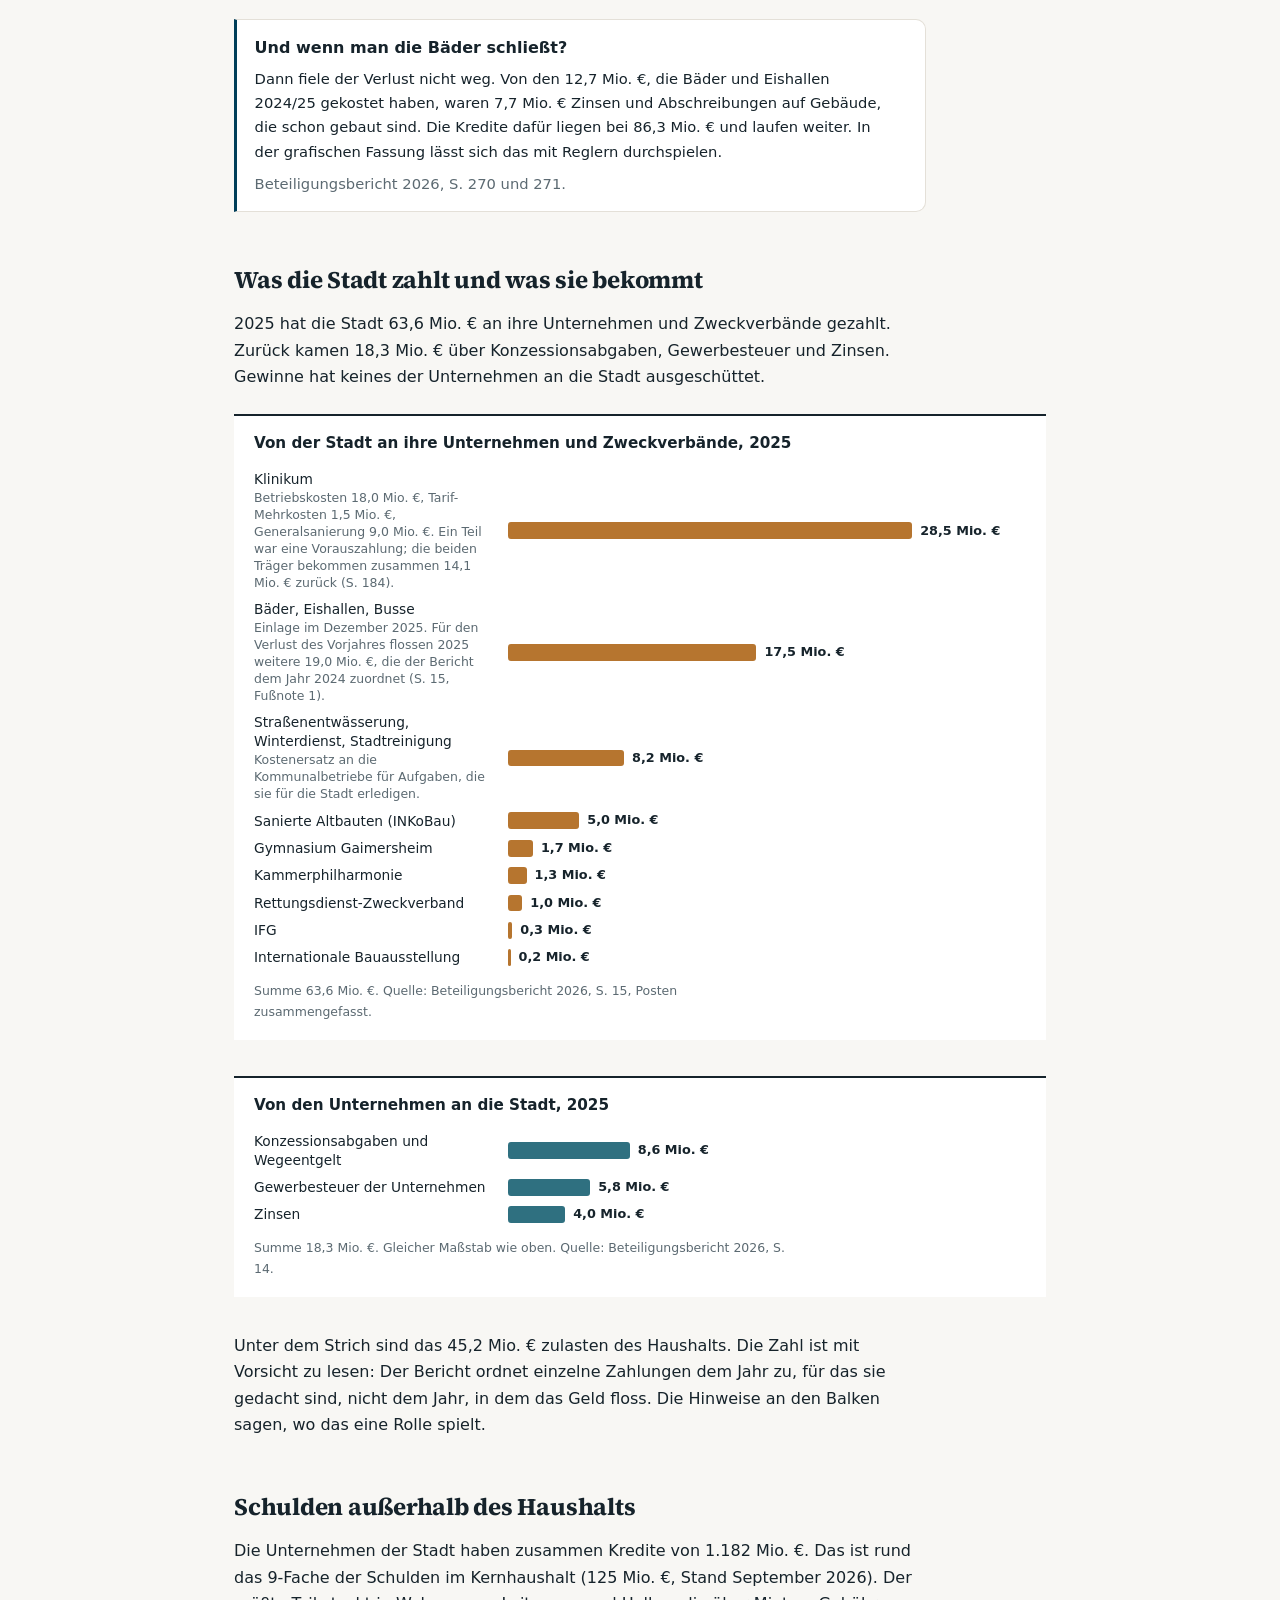
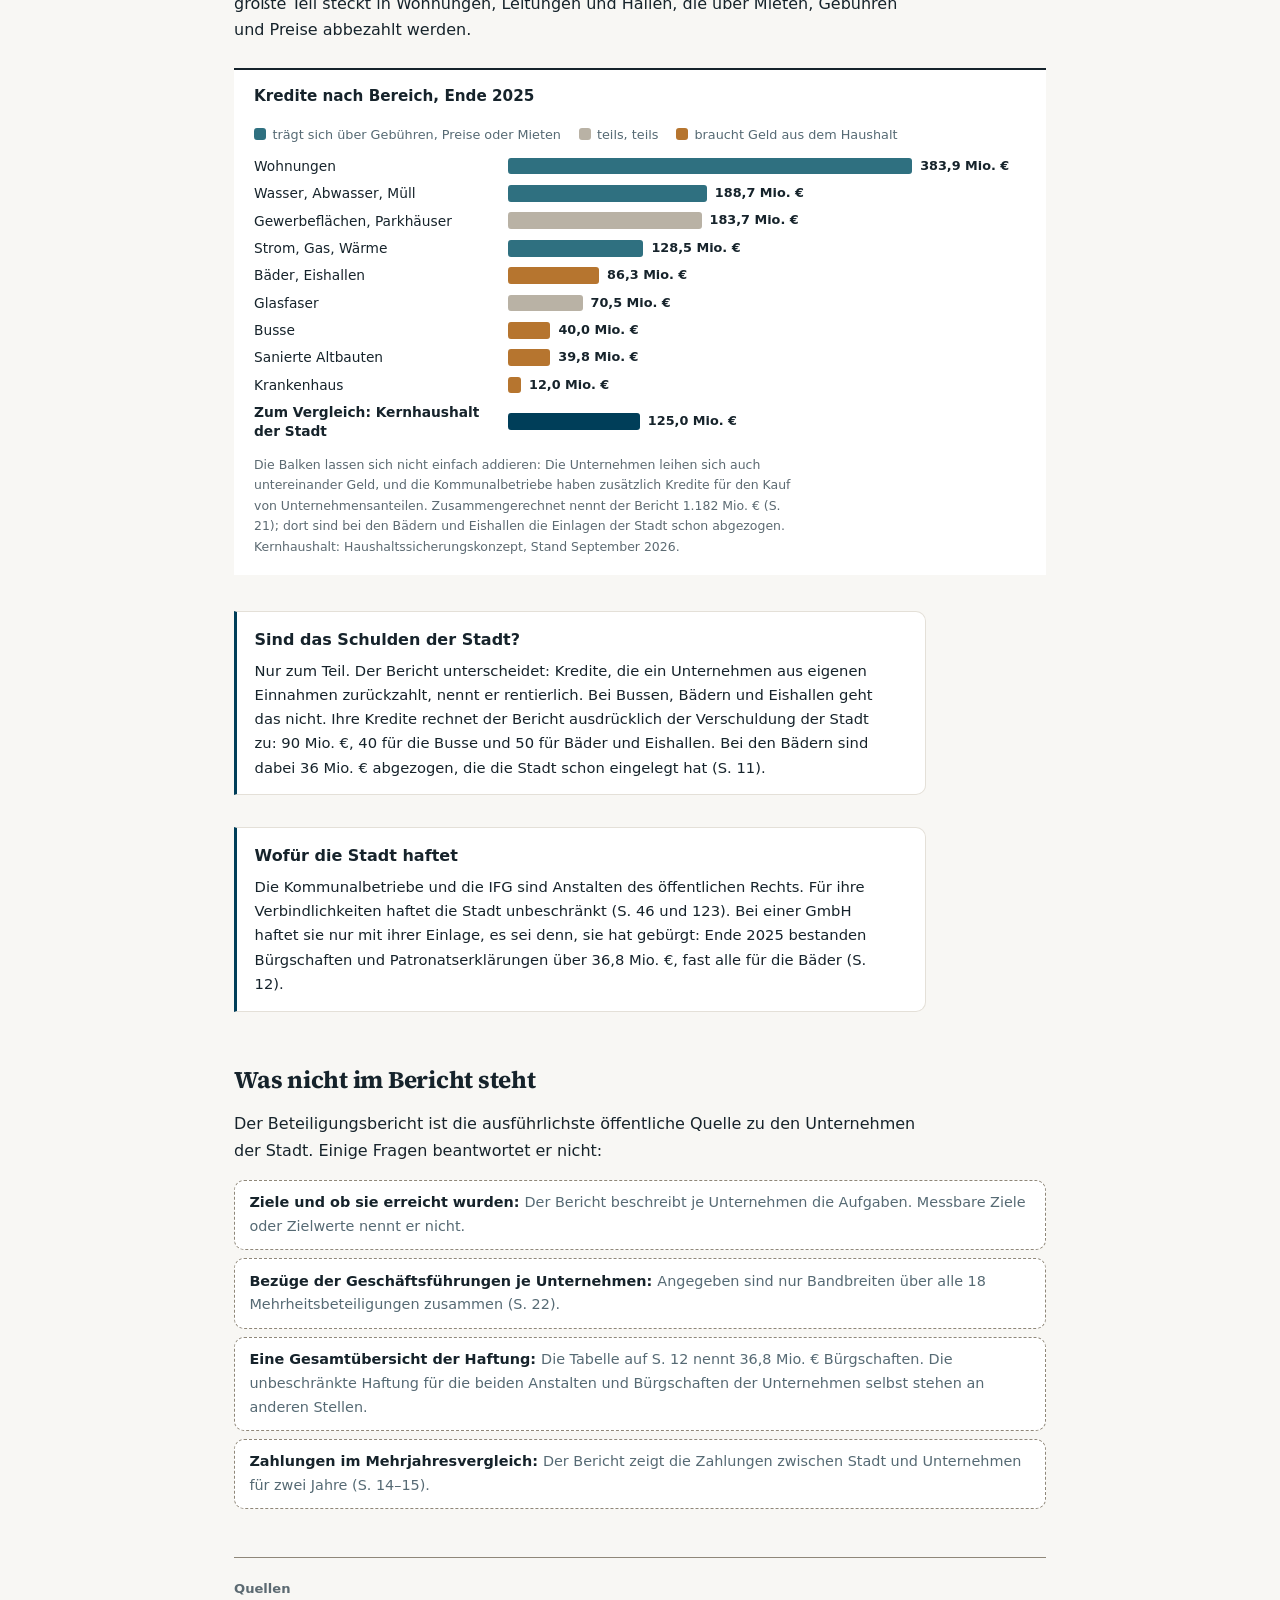
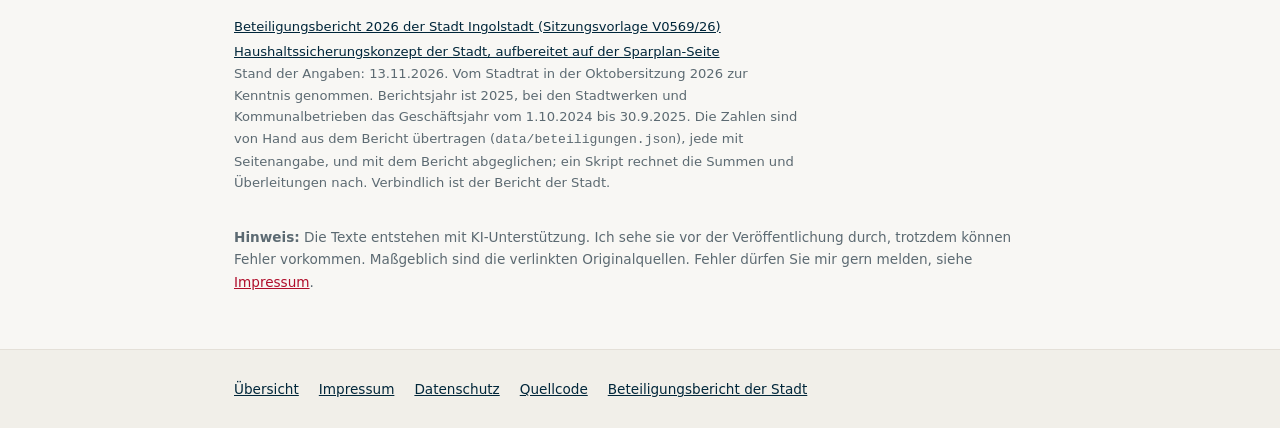
<file: beteiligungen.html>
<!DOCTYPE html>
<html lang="de">
<head>
<meta charset="UTF-8">
<meta name="viewport" content="width=device-width, initial-scale=1">
<meta http-equiv="Content-Security-Policy" content="default-src 'self'; script-src 'self' 'unsafe-inline'; style-src 'self' 'unsafe-inline'; img-src 'self' data:; connect-src 'self' https://mnkeller.goatcounter.com; base-uri 'self'; form-action 'self'">
<title>Die Unternehmen der Stadt — PapierPanther</title>
<meta name="description" content="Wasser, Busse, Bäder, Klinikum, Wohnungen: Der Stadt Ingolstadt gehören 49 Unternehmen ganz oder teilweise. Was sie tun, wer sie bezahlt und was sie den Haushalt kosten.">
<meta name="robots" content="index, follow">
<link rel="canonical" href="https://schanzer-papierpanther.de/beteiligungen.html">
<meta property="og:type" content="website">
<meta property="og:site_name" content="PapierPanther Ingolstadt">
<meta property="og:url" content="https://schanzer-papierpanther.de/beteiligungen.html">
<meta property="og:title" content="Die Unternehmen der Stadt — PapierPanther">
<meta property="og:description" content="Was die 49 Unternehmen der Stadt Ingolstadt tun, wer sie bezahlt und was sie den Haushalt kosten.">
<meta property="og:image" content="https://schanzer-papierpanther.de/vorschau.png">
<meta property="og:locale" content="de_DE">
<meta name="twitter:card" content="summary">
<meta name="twitter:title" content="Die Unternehmen der Stadt — PapierPanther">
<meta name="twitter:image" content="https://schanzer-papierpanther.de/vorschau.png">
<link rel="icon" href="data:image/svg+xml,%3Csvg xmlns='http://www.w3.org/2000/svg' viewBox='0 0 64 64'%3E%3Crect width='64' height='64' rx='14' fill='%23003E59'/%3E%3Cg transform='translate%286 8%29 scale%281.3%29'%3E%3Cpath d='M12.6 15 L9 4.5 L18.2 10.4 Z' fill='%23fff'/%3E%3Cpath d='M27.4 15 L31 4.5 L21.8 10.4 Z' fill='%23fff'/%3E%3Cellipse cx='20' cy='21' rx='11.5' ry='11' fill='%23fff'/%3E%3Ccircle cx='16' cy='19.5' r='2' fill='%23003E59'/%3E%3Ccircle cx='24' cy='19.5' r='2' fill='%23003E59'/%3E%3Cpath d='M18.4 24.2l1.6 2.2 1.6-2.2z' fill='%23B00E2B'/%3E%3C/g%3E%3C/svg%3E">
<link rel="preload" href="schrift/source-serif-4-latin-700-normal.woff2" as="font" type="font/woff2" crossorigin>
<link rel="stylesheet" href="schrift.css">
<style>
  :root {
    --primary: #003e59;
    --primary-dark: #00263a;
    --accent: #b00e2b;
    --text: #16232b;
    --text-muted: #566a74;
    --text-faint: #5c6a72;
    --bg: #f8f7f4;
    --bg-warm: #f1efe9;
    --card: #ffffff;
    --border: #e4e0d8;
    --border-strong: #8f8779;
    --warn-bg: #fdf6e7;
    --warn-border: #e8d9b0;
    --warn-tx: #7d6320;
    /* Wer bezahlt: Petrol = traegt sich ueber Gebuehren, Preise, Mieten; Ocker = braucht
       Geld aus dem Haushalt; Grau = teils. Rot schraffiert = Zuschuss aus dem Haushalt. */
    --ingolstadt: #003e59;
    --vergleich: #b9b2a5;
    --selbst: #2f7080;
    --haushalt: #b6752f;
    --teils: #b9b2a5;
    --zuschuss: #b00e2b;
    --font-display: 'Source Serif 4', 'Iowan Old Style', Georgia, serif;
    --font-body: -apple-system, BlinkMacSystemFont, 'Segoe UI', Roboto, system-ui, sans-serif;
    --radius: 10px;
    --shadow: 0 1px 3px rgba(22,35,43,.06), 0 0 0 1px rgba(22,35,43,.04);
  }
  *, *::before, *::after { box-sizing: border-box; margin: 0; padding: 0; }
  html { -webkit-text-size-adjust: 100%; }
  body {
    font-family: var(--font-body); color: var(--text); background: var(--bg);
    line-height: 1.65; font-size: 16px; -webkit-font-smoothing: antialiased;
  }
  .container { max-width: 860px; margin: 0 auto; padding: 0 1.5rem; }
  a { color: var(--accent); }

  .site-header {
    background: var(--primary); border-bottom: 3px solid var(--accent);
    padding: .85rem 0; position: sticky; top: 0; z-index: 50;
  }
  .site-header .container { display: flex; align-items: center; gap: .65rem; flex-wrap: wrap; }
  .logo-mark { flex: none; display: block; }
  .brand {
    font-family: var(--font-display); font-size: 1.28rem; font-weight: 700;
    letter-spacing: -.01em; color: #fff; text-decoration: none;
  }
  .brand span { color: #a9c7d6; font-weight: 400; }
  .btn-leicht {
    font: inherit; font-size: .82rem; cursor: pointer;
    background: none; border: 1px solid rgba(255,255,255,.5); color: #fff;
    padding: .3rem .75rem; border-radius: 999px;
  }
  .btn-leicht:hover { background: rgba(255,255,255,.14); }
  .btn-leicht[aria-pressed="true"] {
    background: #fff; color: var(--primary-dark); border-color: #fff; font-weight: 600;
  }

  main { padding: 3rem 0 3.5rem; }
  h1 {
    font-family: var(--font-display); font-size: clamp(1.75rem, 4.5vw, 2.4rem);
    font-weight: 700; letter-spacing: -.02em; margin-bottom: .5rem;
    /* Ohne eigene Zeilenhoehe erbte die Ueberschrift 1.65 vom Fliesstext und
       zerfiel in zwei weit auseinanderstehende Zeilen. */
    line-height: 1.18; max-width: 30ch; text-wrap: balance;
  }
  .lede { color: var(--text-muted); font-size: 1.05rem; max-width: 62ch; margin-bottom: 1.75rem; }
  .sprungmarken { display: flex; flex-wrap: wrap; gap: .4rem; margin: -.75rem 0 1.75rem; }
  .sprungmarken a {
    font-size: .82rem; text-decoration: none; color: var(--primary-dark);
    border: 1px solid var(--border-strong); border-radius: 999px; padding: .2rem .75rem; background: var(--card);
  }
  .sprungmarken a:hover { background: var(--bg-warm); }

  .disclaimer {
    background: var(--warn-bg); border-bottom: 1px solid var(--warn-border);
    color: var(--warn-tx); font-size: .74rem; padding: .5rem 0;
  }
  .disclaimer strong { font-weight: 600; }
  .disclaimer p { max-width: 680px; }

  h2 {
    font-family: var(--font-display); font-size: 1.5rem; font-weight: 700;
    margin: 3rem 0 .75rem; letter-spacing: -.01em;
  }
  h3 { font-size: 1.05rem; font-weight: 700; margin: 2rem 0 .5rem; }
  p { margin-bottom: 1rem; max-width: 68ch; }

  .karte {
    background: var(--card); border: 1px solid var(--border); border-radius: var(--radius);
    box-shadow: var(--shadow); padding: 1.5rem 1.5rem 1.25rem; margin: 1.25rem 0 2rem;
    max-width: 100%;
  }
  .diagramm {
    /* Weisse Flaeche mit Linie oben wie eine Grafik in der Zeitung, ohne Rahmen
       und Schatten. Auf dem Papiergrau wirkten die Diagramme blass. */
    background: var(--card); border-top: 2px solid var(--text);
    padding: .9rem 1.25rem 1.1rem; margin: 1.5rem 0 2.25rem;
    max-width: 100%;
  }
  @media (max-width: 640px) { .karte { padding: 1.1rem 1rem 1rem; } }
  .diagramm-titel { font-size: .95rem; font-weight: 600; color: var(--text); margin-bottom: .9rem; }
  .diagramm-fuss { font-size: .78rem; color: var(--text-faint); margin-top: .9rem; margin-bottom: 0; }
  .legende { display: flex; flex-wrap: wrap; gap: .4rem 1.1rem; font-size: .8rem; color: var(--text-muted); margin-bottom: .75rem; }
  .legende span { display: inline-flex; align-items: center; gap: .4rem; }
  .legende i { display: inline-block; width: 12px; height: 12px; border-radius: 3px; }

  .kennzahlen {
    /* Zahlenleiste wie in der Zeitung statt einzelner Karten: Linie oben,
       feine Trennstriche zwischen den Zahlen (Designrunde 2026-10-26).
       overflow: hidden schneidet den linken Strich der ersten Spalte ab. */
    display: grid; grid-template-columns: repeat(auto-fit, minmax(170px, 1fr));
    gap: 0; margin: 0 0 .5rem; border-top: 2px solid var(--text); overflow: hidden;
  }
  .kachel {
    border-left: 1px solid var(--border); border-bottom: 1px solid var(--border);
    margin-left: -1px; padding: .8rem 1rem .9rem;
    min-width: 0; overflow-wrap: break-word; hyphens: auto;
  }
  .kachel p { margin: 0; }
  .kachel-label { font-size: .8rem; font-weight: 600; color: var(--text-muted); line-height: 1.4; min-height: 2.8em; }
  .kachel .kachel-wert {
    font-family: var(--font-display); font-size: 1.4rem; font-weight: 700;
    color: var(--text); line-height: 1.25; margin: .15rem 0 .3rem; white-space: nowrap;
  }
  .kachel-unter { font-size: .8rem; color: var(--text-faint); line-height: 1.45; }
  .stichtag { font-size: .8rem; color: var(--text-faint); margin: .25rem 0 0; }
  @media (max-width: 480px) {
    .kennzahlen { grid-template-columns: 1fr 1fr; }
    .kachel { padding: .7rem .75rem .8rem; }
    .kachel .kachel-wert { font-size: 1.2rem; }
    .kachel-label, .kachel-unter { font-size: .74rem; }
  }

  /* ---------- Balken (HTML statt SVG, damit sie auf dem Handy umbrechen) ---------- */
  .balken { display: grid; gap: .55rem; --skala: .78; }
  .b-zeile { display: grid; grid-template-columns: minmax(8rem, 15rem) 1fr; gap: .2rem .9rem; align-items: center; }
  .b-label { font-size: .86rem; line-height: 1.35; }
  .b-zeile.betont .b-label { font-weight: 700; }
  .b-spuren { display: grid; gap: .2rem; }
  .b-spur { display: flex; align-items: center; gap: .5rem; min-width: 0; }
  .b-balken { height: 1.05rem; border-radius: 3px; background: var(--vergleich); flex: none; min-width: 2px; }
  .b-balken.ingolstadt { background: var(--ingolstadt); }
  .b-balken.selbst { background: var(--selbst); }
  .b-balken.haushalt { background: var(--haushalt); }
  .b-balken.teils { background: var(--teils); }
  .b-balken.zuschuss { background: repeating-linear-gradient(-45deg, var(--zuschuss) 0 4px, #f6dfe3 4px 8px); }
  .b-hinweis { display: block; font-size: .78rem; color: var(--text-faint); font-weight: 400; margin-top: .1rem; }
  .b-stapel { display: flex; gap: 2px; align-items: center; min-width: 0; flex: none; }

  /* ---------- Alltagskarten ---------- */
  .bereiche { display: grid; grid-template-columns: repeat(auto-fill, minmax(250px, 1fr)); gap: .8rem; margin: 1.25rem 0 1rem; }
  .bereich {
    background: var(--card); border: 1px solid var(--border); border-top: 4px solid var(--teils);
    border-radius: 0 0 var(--radius) var(--radius); padding: .9rem 1rem 1rem; min-width: 0;
  }
  .bereich.selbst { border-top-color: var(--selbst); }
  .bereich.haushalt { border-top-color: var(--haushalt); }
  .bereich h3 { margin: 0; font-family: var(--font-display); font-size: 1.15rem; line-height: 1.25; }
  .bereich .firma { font-size: .8rem; color: var(--text-faint); margin: .1rem 0 .6rem; line-height: 1.4; }
  .bereich p { font-size: .9rem; margin: 0 0 .6rem; max-width: none; }
  .bereich dl { display: grid; grid-template-columns: auto 1fr; gap: .15rem .8rem; font-size: .84rem; margin: 0 0 .6rem; }
  .bereich dt { color: var(--text-muted); }
  .bereich dd { font-weight: 600; font-variant-numeric: tabular-nums; text-align: right; }
  .bereich dd.minus { color: var(--zuschuss); }
  .bereich .zahlt { font-size: .84rem; border-top: 1px solid var(--border); padding-top: .5rem; margin: 0; }
  .bereich .zahlt strong { display: block; font-size: .74rem; letter-spacing: .05em; text-transform: uppercase; color: var(--text-muted); font-weight: 700; }
  .bereich .seite { font-size: .74rem; color: var(--text-faint); margin: .5rem 0 0; }
  .knopf {
    font: inherit; font-size: .9rem; font-weight: 600; cursor: pointer; color: #fff; background: var(--primary);
    border: 0; border-radius: 999px; padding: .5rem 1.1rem; margin: 0 0 1.5rem;
  }
  .knopf:hover { background: var(--primary-dark); }
  .b-zahl { font-size: .8rem; font-weight: 600; font-variant-numeric: tabular-nums; min-width: 0; line-height: 1.3; }
  .b-zahl small { font-weight: 400; color: var(--text-faint); font-size: .76rem; }
  @media (max-width: 560px) {
    .b-zeile { grid-template-columns: 1fr; }
    .balken { --skala: .5; }
  }

  .kasten {
    background: var(--card); border: 1px solid var(--border); border-left: 3px solid var(--primary);
    border-radius: 0 var(--radius) var(--radius) 0;
    padding: .9rem 1.1rem; margin: 1.25rem 0 2rem; max-width: 68ch;
  }
  .kasten h3 { margin: 0 0 .35rem; font-size: 1rem; }
  .kasten p { font-size: .92rem; margin-bottom: .5rem; }
  .kasten p:last-child { margin-bottom: 0; }

  .weiter { font-size: .92rem; }

  .fehlt-liste { list-style: none; margin: .5rem 0 0; display: grid; gap: .5rem; }
  .fehlt-liste li {
    background: var(--card); border: 1px dashed var(--border-strong); border-radius: var(--radius);
    padding: .65rem .9rem; font-size: .9rem;
  }
  .fehlt-liste strong { font-weight: 600; }
  .fehlt-liste span { color: var(--text-muted); }

  .quellen { font-size: .82rem; color: var(--text-faint); }
  .quellen a { color: var(--primary-dark); }
  .quellen ul { list-style: none; display: grid; gap: .25rem; margin-top: .5rem; }
  .sr-only {
    position: absolute; width: 1px; height: 1px; padding: 0; margin: -1px;
    overflow: hidden; clip: rect(0,0,0,0); white-space: nowrap; border: 0;
  }
  .stand { margin-top: 3rem; padding-top: 1.25rem; border-top: 1px solid var(--border-strong); }
  .site-footer {
    border-top: 1px solid var(--border); background: var(--bg-warm);
    padding: 1.75rem 0; font-size: .85rem; color: var(--text-muted);
  }
  .site-footer .container { display: flex; gap: 1.25rem; flex-wrap: wrap; }
  .site-footer a { color: var(--primary-dark); }
  a:focus-visible, button:focus-visible { outline: 2px solid var(--accent); outline-offset: 2px; }
  .ladehinweis { color: var(--text-faint); font-size: .9rem; }
</style>
</head>
<body>

<header class="site-header">
  <div class="container">
    <svg class="logo-mark" width="34" height="34" viewBox="0 0 40 40" aria-hidden="true">
      <path d="M12.6 15 L9 4.5 L18.2 10.4 Z" fill="#fff"/>
      <path d="M27.4 15 L31 4.5 L21.8 10.4 Z" fill="#fff"/>
      <ellipse cx="20" cy="21" rx="11.5" ry="11" fill="#fff"/>
      <circle cx="16" cy="19.5" r="2" fill="#003E59"/>
      <circle cx="24" cy="19.5" r="2" fill="#003E59"/>
      <path d="M18.4 24.2l1.6 2.2 1.6-2.2z" fill="#B00E2B"/>
    </svg>
    <a class="brand" href="index.html">PapierPanther <span>Ingolstadt</span></a>
    <button class="btn-leicht" id="btn-leicht" type="button" aria-pressed="false">Leichte Sprache</button>
  </div>
</header>

<div class="disclaimer">
  <div class="container">
    <p id="txt-hinweis"></p>
  </div>
</div>

<main>
  <div class="container">
    <h1 id="txt-h1"></h1>
    <p class="lede" id="txt-lede"></p>
    <nav class="sprungmarken" aria-label="Abschnitte">
      <a href="#alltag" id="txt-sprung-alltag"></a>
      <a href="#waage" id="txt-sprung-waage"></a>
      <a href="#geld" id="txt-sprung-geld"></a>
      <a href="#schulden" id="txt-sprung-schulden"></a>
      <a href="hsk.html" id="txt-sprung-hsk"></a>
    </nav>

    <section id="blick" aria-labelledby="txt-blick-h2">
      <h2 class="sr-only" id="txt-blick-h2"></h2>
      <div class="kennzahlen" id="kennzahlen"><p class="ladehinweis">Lade Zahlen …</p></div>
      <p class="stichtag" id="txt-stichtag"></p>
    </section>

    <!-- 1: Alltag -->
    <section id="alltag">
      <h2 id="txt-alltag-h2"></h2>
      <p id="txt-alltag-p1"></p>
      <div class="legende" id="legende-art"></div>
      <div class="bereiche" id="bereiche"></div>
      <p class="weiter" id="txt-alltag-weiter"></p>
    </section>

    <!-- 2: Querverbund -->
    <section id="waage">
      <h2 id="txt-waage-h2"></h2>
      <p id="txt-waage-p1"></p>
      <p id="txt-waage-p2"></p>
      <div class="diagramm" id="diagramm-waage"></div>
      <button class="knopf" type="button" id="btn-waage"></button>
      <div class="kasten" id="kasten-fest"></div>
    </section>

    <!-- 3: Geld hin und her -->
    <section id="geld">
      <h2 id="txt-geld-h2"></h2>
      <p id="txt-geld-p1"></p>
      <div class="diagramm" id="diagramm-zahlungen"></div>
      <div class="diagramm" id="diagramm-einnahmen"></div>
      <p id="txt-geld-p2"></p>
    </section>

    <!-- 4: Schulden und Haftung -->
    <section id="schulden">
      <h2 id="txt-schulden-h2"></h2>
      <p id="txt-schulden-p1"></p>
      <div class="diagramm" id="diagramm-schulden"></div>
      <div class="kasten" id="kasten-rentierlich"></div>
      <div class="kasten" id="kasten-haftung"></div>
    </section>

    <section id="fehlt">
      <h2 id="txt-fehlt-h2"></h2>
      <p id="txt-fehlt-p"></p>
      <ul class="fehlt-liste" id="fehlt-liste"></ul>
    </section>

    <div class="stand quellen" id="quellen-block"><p>Lade Quellenangaben …</p></div>
  </div>
</main>

<footer class="site-footer">
  <div class="container">
    <a href="index.html">Übersicht</a>
    <a href="impressum.html">Impressum</a>
    <a href="datenschutz.html">Datenschutz</a>
    <a href="https://github.com/mnkeller/papierpanther" rel="noopener noreferrer" target="_blank">Quellcode<span class="sr-only"> (öffnet in neuem Tab)</span></a>
    <a href="https://www.ingolstadt.de/beteiligungsbericht" rel="noopener noreferrer" target="_blank">Beteiligungsbericht der Stadt<span class="sr-only"> (öffnet in neuem Tab)</span></a>
  </div>
</footer>

<script src="data/beteiligungen.js"></script>
<script>
(function () {
  "use strict";
  var D = window.BETEILIGUNGEN_DATEN;
  if (!D) {
    document.querySelectorAll(".ladehinweis").forEach(function (el) {
      el.textContent = "Die Daten konnten nicht geladen werden.";
    });
    return;
  }
  var E = D.eckdaten, W = D.waage, JAHRE = W.jahre;
  var IST = JAHRE.filter(function (j) { return !j.prognose; });
  var LETZT = IST[IST.length - 1], PROG = JAHRE[JAHRE.length - 1];
  var FEST = W.freizeit_fest.abschreibungen + W.freizeit_fest.zinsen;

  /* ---------------- Formatierung ---------------- */
  function zahl(n, stellen) {
    return new Intl.NumberFormat("de-DE", {
      minimumFractionDigits: stellen || 0, maximumFractionDigits: stellen || 0,
    }).format(n);
  }
  function mio(teur, stellen) {
    var s = stellen === undefined ? 1 : stellen;
    return zahl(Math.abs(teur) / 1000, s).replace(/^/, teur < 0 ? "−" : "") + " Mio. €";
  }
  function el(tag, klasse, inhalt) {
    var e = document.createElement(tag);
    if (klasse) e.className = klasse;
    if (inhalt !== undefined) e.textContent = inhalt;
    return e;
  }
  function absatz(klasse, inhalt) {
    var p = document.createElement("p");
    p.className = klasse;
    p.innerHTML = inhalt;
    return p;
  }
  function lnk(url, inhalt) {
    return "<a href=\"" + url + "\" rel=\"noopener noreferrer\" target=\"_blank\">" + inhalt + "</a>";
  }
  function datumDE(iso) {
    var p = iso.split("-");
    return p[2] + "." + p[1] + "." + p[0];
  }

  /* ---------------- Leichte Sprache ---------------- */
  var LS_KEY_LEICHT = "papierpanther-leichte-sprache";
  var leicht = false;
  try { leicht = localStorage.getItem(LS_KEY_LEICHT) === "1"; } catch (err) { /* Storage kann gesperrt sein */ }
  function t(normal, leichtText) { return leicht ? leichtText : normal; }
  function nl(o) { return o ? (leicht ? o.l : o.n) : ""; }

  /* Abgeleitete Zahlen fuer die Texte: alles aus data/beteiligungen.js, nichts von Hand. */
  var einlagen = IST.map(function (j) { return j.einlage; });
  var einlageMin = Math.min.apply(null, einlagen), einlageMax = Math.max.apply(null, einlagen);
  var saldo = D.zahlungen.summe_teur - D.einnahmen.summe_teur;
  var faktor = E.kredite_teur / D.kernhaushalt.schulden_teur;
  var ART = {
    selbst: { n: "trägt sich über Gebühren, Preise oder Mieten", l: "Die Kunden bezahlen alles" },
    teils: { n: "teils, teils", l: "Die Kunden bezahlen einen Teil" },
    haushalt: { n: "braucht Geld aus dem Haushalt", l: "Die Stadt gibt Geld dazu" },
  };

  var TEXTE = {
    "hinweis": {
      n: "<strong>PapierPanther ist kein Angebot der Stadt Ingolstadt.</strong> " +
        "Die Zahlen stammen aus dem Beteiligungsbericht 2026 der Stadt. Dies ist ein Prototyp.",
      l: "<strong>PapierPanther ist kein Angebot der Stadt Ingolstadt.</strong> " +
        "Die Zahlen kommen aus einem Bericht von der Stadt. Die Seite ist noch ein Test.",
    },
    "h1": { n: "Die Unternehmen der Stadt", l: "Die Firmen der Stadt" },
    "lede": {
      n: "Wasser, Busse, Bäder, das Klinikum, Wohnungen: Vieles im Alltag erledigt nicht das Rathaus, sondern ein Unternehmen, das der Stadt ganz oder teilweise gehört. " +
        "Einmal im Jahr berichtet die Stadt darüber, zuletzt für 2025. Diese Seite zeigt, was die Unternehmen tun, wer sie bezahlt und was sie den Haushalt kosten.",
      l: "Viele Dinge macht nicht das Rat-Haus. Das machen Firmen, die der Stadt gehören. Zum Beispiel: Wasser, Busse und Schwimm-Bäder. " +
        "Hier steht: Was machen die Firmen? Wer bezahlt sie? Und was kostet das die Stadt?",
    },
    "sprung-alltag": { n: "Im Alltag", l: "Im Alltag" },
    "sprung-waage": { n: "Wer bezahlt Bus und Bad?", l: "Wer bezahlt Bus und Bad?" },
    "sprung-geld": { n: "Geld hin und zurück", l: "Geld von der Stadt" },
    "sprung-schulden": { n: "Schulden", l: "Schulden" },
    "sprung-hsk": { n: "Zum Sparplan →", l: "Zum Spar-Plan →" },
    "blick-h2": { n: "Auf einen Blick", l: "Das Wichtigste" },
    "stichtag": {
      n: "Stand: Beteiligungsbericht 2026 für das Jahr 2025. Stadtwerke und Kommunalbetriebe rechnen von Oktober bis September, ihre Zahlen gelten für 2024/25.",
      l: "Die Zahlen sind aus dem Jahr 2025.",
    },

    "alltag-h2": { n: "Ihr Alltag mit den Unternehmen der Stadt", l: "Diese Firmen kennen Sie aus dem Alltag" },
    "alltag-p1": {
      n: "Neun Bereiche, die fast jede und jeder nutzt. Die Farbe zeigt, wer am Ende bezahlt: die Kundinnen und Kunden über Gebühren, Preise und Mieten, oder zusätzlich der Haushalt der Stadt.",
      l: "Hier sehen Sie 9 Bereiche. Die Farbe zeigt: Wer bezahlt das?",
    },
    "alltag-weiter": {
      n: "Nicht in dieser Auswahl: die Sparkasse, die Müllverwertungsanlage, die Zentralkläranlage, Windparks und kleinere Beteiligungen. Der Anteil der Stadt steht jeweils in Klammern; „100 %“ heißt bei den Töchtern der Stadtwerke, dass die Stadt Gewinn und Verlust allein trägt.",
      l: "Die Stadt hat noch mehr Firmen. Zum Beispiel die Spar-Kasse. Die stehen hier nicht.",
    },

    "waage-h2": { n: "Wer bezahlt Bus und Hallenbad?", l: "Wer bezahlt den Bus und das Schwimm-Bad?" },
    "waage-p1": {
      n: "Busse, Bäder und Eishallen kosten mehr, als Fahrscheine und Eintritt einbringen. Die Stadt hat sie deshalb unter das Dach der Stadtwerke gestellt: " +
        "Dort werden ihre Verluste mit den Gewinnen aus Strom, Gas und Wärme verrechnet. Das spart Steuern, " + LETZT.jahr + " waren es " + mio(LETZT.ueberleitung.steuerersparnis) + ".",
      l: "Busse und Schwimm-Bäder kosten viel Geld. Die Fahr-Karten und der Eintritt reichen nicht. " +
        "Die Stadt-Werke verdienen Geld mit Strom, Gas und Wärme. Mit diesem Gewinn bezahlen sie einen Teil.",
    },
    "waage-p2": {
      n: "Die Gewinne reichen aber nicht. Was fehlt, müssen die Kommunalbetriebe der Stadt bei den Stadtwerken einlegen, und dafür brauchen sie Geld aus dem Haushalt. " +
        "In den letzten fünf Jahren waren das zwischen " + mio(einlageMin) + " und " + mio(einlageMax) + " im Jahr. Für " + PROG.jahr + " rechnen die Stadtwerke mit " + mio(PROG.einlage) + ".",
      l: "Der Gewinn reicht aber nicht für alles. Den Rest bezahlt die Stadt. " +
        "Das waren in den letzten Jahren zwischen " + zahl(einlageMin / 1000, 0) + " und " + zahl(einlageMax / 1000, 0) + " Millionen Euro im Jahr.",
    },
    "geld-h2": { n: "Was die Stadt zahlt und was sie bekommt", l: "So viel Geld gibt die Stadt den Firmen" },
    "geld-p1": {
      n: "2025 hat die Stadt " + mio(D.zahlungen.summe_teur) + " an ihre Unternehmen und Zweckverbände gezahlt. Zurück kamen " + mio(D.einnahmen.summe_teur) +
        " über Konzessionsabgaben, Gewerbesteuer und Zinsen. Gewinne hat keines der Unternehmen an die Stadt ausgeschüttet.",
      l: "2025 hat die Stadt den Firmen " + zahl(D.zahlungen.summe_teur / 1000, 0) + " Millionen Euro gegeben. " +
        "Die Firmen haben der Stadt " + zahl(D.einnahmen.summe_teur / 1000, 0) + " Millionen Euro gezahlt.",
    },
    "geld-p2": {
      n: "Unter dem Strich sind das " + mio(saldo) + " zulasten des Haushalts. Die Zahl ist mit Vorsicht zu lesen: Der Bericht ordnet einzelne Zahlungen dem Jahr zu, für das sie gedacht sind, nicht dem Jahr, in dem das Geld floss. Die Hinweise an den Balken sagen, wo das eine Rolle spielt.",
      l: "Die Stadt hat also " + zahl(saldo / 1000, 0) + " Millionen Euro mehr gegeben als bekommen.",
    },
    "schulden-h2": { n: "Schulden außerhalb des Haushalts", l: "Die Firmen haben Schulden" },
    "schulden-p1": {
      n: "Die Unternehmen der Stadt haben zusammen Kredite von " + mio(E.kredite_teur, 0) + ". Das ist rund das " + zahl(faktor, 0) + "-Fache der Schulden im Kernhaushalt (" +
        mio(D.kernhaushalt.schulden_teur, 0) + ", Stand " + D.kernhaushalt.stand + "). Der größte Teil steckt in Wohnungen, Leitungen und Hallen, die über Mieten, Gebühren und Preise abbezahlt werden.",
      l: "Die Firmen der Stadt haben zusammen " + zahl(E.kredite_teur / 1000, 0) + " Millionen Euro Schulden. " +
        "Mit dem Geld haben sie Wohnungen, Leitungen und Hallen gebaut. Die Mieter und Kunden zahlen das nach und nach zurück.",
    },
    "fehlt-h2": { n: "Was nicht im Bericht steht", l: "Das steht nicht im Bericht" },
    "fehlt-p": {
      n: "Der Beteiligungsbericht ist die ausführlichste öffentliche Quelle zu den Unternehmen der Stadt. Einige Fragen beantwortet er nicht:",
      l: "Der Bericht sagt viel über die Firmen. Aber manche Dinge fehlen:",
    },
  };

  function kacheln() {
    var box = document.getElementById("kennzahlen");
    box.innerHTML = "";
    [
      [t("Unternehmen", "Firmen"), zahl(E.unternehmen), t("davon " + E.mit_mehrheit + " mit Mehrheit der Stadt", E.mit_mehrheit + " gehören mehr als zur Hälfte der Stadt")],
      [t("Beschäftigte", "Mitarbeiter"), zahl(E.beschaeftigte), t("in den Unternehmen vor Ort", "arbeiten bei den Firmen")],
      [t("Kredite der Unternehmen", "Schulden der Firmen"), mio(E.kredite_teur, 0), t("Kernhaushalt: " + mio(D.kernhaushalt.schulden_teur, 0), "Die Stadt selbst: " + zahl(D.kernhaushalt.schulden_teur / 1000, 0) + " Millionen Euro")],
      [t("Von der Stadt gezahlt, 2025", "Geld von der Stadt, 2025"), mio(D.zahlungen.summe_teur), t("zurück kamen " + mio(D.einnahmen.summe_teur), "zurück: " + zahl(D.einnahmen.summe_teur / 1000, 0) + " Millionen Euro")],
    ].forEach(function (k) {
      var d = el("div", "kachel");
      d.appendChild(el("p", "kachel-label", k[0]));
      d.appendChild(el("p", "kachel-wert", k[1]));
      d.appendChild(el("p", "kachel-unter", k[2]));
      box.appendChild(d);
    });
  }

  function legendeArt(container) {
    container.innerHTML = "";
    ["selbst", "teils", "haushalt"].forEach(function (a) {
      var s = document.createElement("span"), i = document.createElement("i");
      i.style.background = "var(--" + a + ")";
      s.appendChild(i); s.appendChild(document.createTextNode(nl(ART[a])));
      container.appendChild(s);
    });
  }

  function bereiche() {
    legendeArt(document.getElementById("legende-art"));
    var box = document.getElementById("bereiche");
    box.innerHTML = "";
    D.bereiche.forEach(function (b) {
      var a = el("article", "bereich " + b.art);
      a.appendChild(el("h3", "", leicht ? b.name_l : b.name));
      a.appendChild(el("p", "firma", b.firma + " (" + t("Anteil der Stadt: ", "Der Stadt gehören: ") + b.anteil + ")"));
      a.appendChild(el("p", "", nl(b.satz)));
      var dl = document.createElement("dl");
      dl.appendChild(el("dt", "", t("Ergebnis 2025", "Gewinn oder Verlust")));
      var dd = el("dd", b.ergebnis_teur < 0 ? "minus" : "", (b.ergebnis_teur > 0 ? "+" : "") + mio(b.ergebnis_teur));
      dl.appendChild(dd);
      dl.appendChild(el("dt", "", t("Kredite", "Schulden")));
      dl.appendChild(el("dd", "", mio(b.kredite_teur)));
      a.appendChild(dl);
      var z = document.createElement("p"); z.className = "zahlt";
      z.appendChild(el("strong", "", t("Wer bezahlt", "Wer bezahlt das?")));
      z.appendChild(document.createTextNode(nl(b.zahlt)));
      a.appendChild(z);
      if (!leicht) a.appendChild(el("p", "seite", "Beteiligungsbericht 2026, S. " + b.seiten));
      box.appendChild(a);
    });
  }

  /* Balkenliste: zeilen = [{label, hinweis, betont, spuren: [{wert, klasse, anzeige}] | stapel: [...]}] */
  function balken(container, titel, zeilen, max, legende, fuss) {
    container.innerHTML = "";
    container.appendChild(absatz("diagramm-titel", titel));
    if (legende) {
      var lg = el("div", "legende");
      legende.forEach(function (l) {
        var s = document.createElement("span"), i = document.createElement("i");
        if (l.klasse) i.className = "b-balken " + l.klasse; else i.style.background = "var(" + l.farbe + ")";
        i.style.width = "12px"; i.style.height = "12px"; i.style.minWidth = "12px";
        s.appendChild(i); s.appendChild(document.createTextNode(l.text));
        lg.appendChild(s);
      });
      container.appendChild(lg);
    }
    var liste = el("div", "balken");
    zeilen.forEach(function (z) {
      var zeile = el("div", "b-zeile" + (z.betont ? " betont" : ""));
      var lab = el("div", "b-label", z.label);
      if (z.hinweis) lab.appendChild(el("span", "b-hinweis", z.hinweis));
      zeile.appendChild(lab);
      var spuren = el("div", "b-spuren");
      var spur = el("div", "b-spur");
      var stapel = el("div", "b-stapel");
      var gesamt = z.teile.reduce(function (a, s) { return a + Math.max(0, s.wert); }, 0);
      stapel.style.width = "calc(" + (gesamt / max * 100).toFixed(2) + "% * var(--skala))";
      z.teile.forEach(function (s) {
        if (s.wert <= 0) return;
        var b = el("div", "b-balken " + (s.klasse || ""));
        b.style.flex = s.wert + " 1 0"; b.style.minWidth = "2px";
        stapel.appendChild(b);
      });
      spur.appendChild(stapel);
      var zl = el("span", "b-zahl"); zl.innerHTML = z.anzeige;
      spur.appendChild(zl);
      spuren.appendChild(spur);
      zeile.appendChild(spuren);
      liste.appendChild(zeile);
    });
    container.appendChild(liste);
    if (fuss) container.appendChild(absatz("diagramm-fuss", fuss));
  }

  function diagrammWaage() {
    var max = Math.max.apply(null, JAHRE.map(function (j) { return j.verlust; }));
    var zeilen = JAHRE.map(function (j) {
      return { label: (j.prognose ? t("Prognose ", "Geplant ") : "") + j.jahr, betont: j === LETZT,
        teile: [{ wert: j.verlust - j.einlage, klasse: "selbst" }, { wert: j.einlage, klasse: "zuschuss" }],
        anzeige: mio(j.einlage) + " <small>" + t("von " + mio(j.verlust), "von " + zahl(j.verlust / 1000, 0) + " Mio. €") + "</small>" };
    });
    balken(document.getElementById("diagramm-waage"),
      t("Verluste von Bussen, Bädern und Eishallen und wer sie deckt", "So viel fehlt bei Bussen und Bädern. Und wer es bezahlt"),
      zeilen, max,
      [{ klasse: "selbst", text: t("gedeckt aus dem Gewinn der Energieversorgung", "bezahlt aus dem Gewinn von Strom, Gas und Wärme") },
       { klasse: "zuschuss", text: t("Einlage der Kommunalbetriebe, letztlich Haushalt der Stadt", "bezahlt von der Stadt") }],
      t("Geschäftsjahre der Stadtwerke von Oktober bis September. Die ganze Balkenlänge ist der Verlust des Bereichs Freizeit, Verkehr und Telekommunikation. " +
        "Quelle: Beteiligungsbericht 2026, S. " + W._seite_ueberleitung + " und " + W._seite_reihe + ".",
        "Quelle: Bericht der Stadt über ihre Firmen, 2026."));
    document.getElementById("btn-waage").textContent = t("Als Waage ansehen und selbst rechnen", "Als Waage ansehen");
    var k = document.getElementById("kasten-fest");
    k.innerHTML = "";
    k.appendChild(el("h3", "", t("Und wenn man die Bäder schließt?", "Und wenn die Bäder zu sind?")));
    k.appendChild(absatz("", t(
      "Dann fiele der Verlust nicht weg. Von den " + mio(W.freizeit_fest.verlust) + ", die Bäder und Eishallen " + W.freizeit_fest.jahr + " gekostet haben, waren " +
      mio(FEST) + " Zinsen und Abschreibungen auf Gebäude, die schon gebaut sind. Die Kredite dafür liegen bei " + mio(D.bereiche.filter(function (b) { return b.id === "freizeit"; })[0].kredite_teur) +
      " und laufen weiter. In der grafischen Fassung lässt sich das mit Reglern durchspielen.",
      "Dann kostet es trotzdem Geld. Die Bäder und Eis-Hallen sind schon gebaut. Dafür gibt es Schulden. Die Schulden bleiben.")));
    if (!leicht) k.appendChild(absatz("b-hinweis", "Beteiligungsbericht 2026, S. " + W.freizeit_fest._seite + " und 271."));
  }

  function diagrammGeld() {
    var max = Math.max.apply(null, D.zahlungen.posten.map(function (p) { return p.teur; }));
    balken(document.getElementById("diagramm-zahlungen"),
      t("Von der Stadt an ihre Unternehmen und Zweckverbände, 2025", "Das hat die Stadt 2025 gezahlt"),
      D.zahlungen.posten.map(function (p) {
        return { label: leicht ? p.name_l : p.name, hinweis: leicht ? "" : p.hinweis, teile: [{ wert: p.teur, klasse: "haushalt" }], anzeige: mio(p.teur) };
      }), max, null,
      t("Summe " + mio(D.zahlungen.summe_teur) + ". Quelle: Beteiligungsbericht 2026, S. " + D.zahlungen._seite + ", Posten zusammengefasst.", "Quelle: Bericht der Stadt, 2026."));
    balken(document.getElementById("diagramm-einnahmen"),
      t("Von den Unternehmen an die Stadt, 2025", "Das hat die Stadt 2025 bekommen"),
      D.einnahmen.posten.map(function (p) {
        return { label: leicht ? p.name_l : p.name, teile: [{ wert: p.teur, klasse: "selbst" }], anzeige: mio(p.teur) };
      }), max, null,
      t("Summe " + mio(D.einnahmen.summe_teur) + ". Gleicher Maßstab wie oben. Quelle: Beteiligungsbericht 2026, S. " + D.einnahmen._seite + ".", "Quelle: Bericht der Stadt, 2026."));
  }

  function diagrammSchulden() {
    var liste = D.bereiche.slice().sort(function (a, b) { return b.kredite_teur - a.kredite_teur; });
    var max = liste[0].kredite_teur;
    var zeilen = liste.map(function (b) {
      return { label: leicht ? b.name_l : b.name, teile: [{ wert: b.kredite_teur, klasse: b.art }], anzeige: mio(b.kredite_teur) };
    });
    zeilen.push({ label: t("Zum Vergleich: Kernhaushalt der Stadt", "Zum Vergleich: die Stadt selbst"), betont: true,
      teile: [{ wert: D.kernhaushalt.schulden_teur, klasse: "ingolstadt" }], anzeige: mio(D.kernhaushalt.schulden_teur) });
    balken(document.getElementById("diagramm-schulden"),
      t("Kredite nach Bereich, Ende 2025", "Schulden der Firmen, Ende 2025"),
      zeilen, max,
      [{ klasse: "selbst", text: nl(ART.selbst) }, { klasse: "teils", text: nl(ART.teils) }, { klasse: "haushalt", text: nl(ART.haushalt) }],
      t("Die Balken lassen sich nicht einfach addieren: Die Unternehmen leihen sich auch untereinander Geld, und die Kommunalbetriebe haben zusätzlich Kredite für den Kauf von Unternehmensanteilen. " +
        "Zusammengerechnet nennt der Bericht " + mio(E.kredite_teur, 0) + " (S. " + E._seite_kredite + "); dort sind bei den Bädern und Eishallen die Einlagen der Stadt schon abgezogen. Kernhaushalt: Haushaltssicherungskonzept, Stand " + D.kernhaushalt.stand + ".",
        "Quelle: Bericht der Stadt, 2026."));
    var r = document.getElementById("kasten-rentierlich");
    r.innerHTML = "";
    r.appendChild(el("h3", "", t("Sind das Schulden der Stadt?", "Sind das Schulden von der Stadt?")));
    r.appendChild(absatz("", t(
      "Nur zum Teil. Der Bericht unterscheidet: Kredite, die ein Unternehmen aus eigenen Einnahmen zurückzahlt, nennt er rentierlich. " +
      "Bei Bussen, Bädern und Eishallen geht das nicht. Ihre Kredite rechnet der Bericht ausdrücklich der Verschuldung der Stadt zu: " + E.kredite_stadt_zugerechnet_mio + " Mio. €, " +
      E.zugerechnet_busse_mio + " für die Busse und " + E.zugerechnet_freizeit_mio + " für Bäder und Eishallen. Bei den Bädern sind dabei 36 Mio. € abgezogen, die die Stadt schon eingelegt hat (S. " + E._seite_zugerechnet + ").",
      "Nur ein Teil. Die meisten Firmen zahlen ihre Schulden selbst zurück. Bei den Bussen und Bädern geht das nicht. Diese Schulden gehören eigentlich zur Stadt. Das sind " + E.kredite_stadt_zugerechnet_mio + " Millionen Euro.")));
    var h = document.getElementById("kasten-haftung");
    h.innerHTML = "";
    h.appendChild(el("h3", "", t("Wofür die Stadt haftet", "Wenn eine Firma nicht zahlen kann")));
    h.appendChild(absatz("", t(
      "Die Kommunalbetriebe und die IFG sind Anstalten des öffentlichen Rechts. Für ihre Verbindlichkeiten haftet die Stadt unbeschränkt (S. 46 und 123). " +
      "Bei einer GmbH haftet sie nur mit ihrer Einlage, es sei denn, sie hat gebürgt: Ende 2025 bestanden Bürgschaften und Patronatserklärungen über 36,8 Mio. €, fast alle für die Bäder (S. 12).",
      "Zwei Firmen sind besonders: die Kommunal-Betriebe und die IFG. Wenn sie ihre Schulden nicht zahlen können, muss die Stadt zahlen.")));
  }

  function baueFehlt() {
    var ul = document.getElementById("fehlt-liste");
    ul.innerHTML = "";
    D.fehlt.forEach(function (f) {
      var li = document.createElement("li");
      li.appendChild(el("strong", "", (leicht ? f.ln : f.n) + ": "));
      li.appendChild(el("span", "", leicht ? f.ld : f.d));
      ul.appendChild(li);
    });
  }

  function baueQuellen() {
    var box = document.getElementById("quellen-block");
    box.innerHTML = "";
    box.appendChild(absatz("", "<strong>" + t("Quellen", "Woher die Zahlen kommen") + "</strong>"));
    var ul = document.createElement("ul");
    [[D.quelle.url, D.quelle.titel + " (Sitzungsvorlage " + D.quelle.vorlage + ")"],
     ["hsk.html", "Haushaltssicherungskonzept der Stadt, aufbereitet auf der Sparplan-Seite"]].forEach(function (q) {
      var li = document.createElement("li");
      li.innerHTML = q[0].indexOf("http") === 0 ? lnk(q[0], q[1]) : "<a href=\"" + q[0] + "\">" + q[1] + "</a>";
      ul.appendChild(li);
    });
    box.appendChild(ul);
    box.appendChild(absatz("", t(
      "Stand der Angaben: " + datumDE(D.stand) + ". " + D.quelle.hinweis + " Die Zahlen sind von Hand aus dem Bericht übertragen (<code>data/beteiligungen.json</code>), jede mit Seitenangabe, und mit dem Bericht abgeglichen; " +
      "ein Skript rechnet die Summen und Überleitungen nach. Verbindlich ist der Bericht der Stadt.",
      "Stand: " + datumDE(D.stand) + ". Es gilt immer der Bericht von der Stadt.")));
  }

  function texteAnwenden() {
    Object.keys(TEXTE).forEach(function (id) {
      var e = document.getElementById("txt-" + id);
      if (e) e.innerHTML = TEXTE[id][leicht ? "l" : "n"];
    });
    kacheln();
    bereiche();
    diagrammWaage();
    diagrammGeld();
    diagrammSchulden();
    baueFehlt();
    baueQuellen();
  }

  texteAnwenden();

  document.getElementById("btn-waage").addEventListener("click", function () {
    var g = document.getElementById("btn-grafisch");
    if (g) g.click();
  });

  var btnLeicht = document.getElementById("btn-leicht");
  btnLeicht.setAttribute("aria-pressed", leicht ? "true" : "false");
  btnLeicht.addEventListener("click", function () {
    leicht = !leicht;
    btnLeicht.setAttribute("aria-pressed", leicht ? "true" : "false");
    try { localStorage.setItem(LS_KEY_LEICHT, leicht ? "1" : "0"); } catch (err) { /* Storage kann gesperrt sein */ }
    texteAnwenden();
  });
})();
</script>

<script src="kopf.js" defer></script>
<script src="grafik/kern.js" defer></script>
<script src="zaehler.js" defer></script>
</body>
</html>
</file>
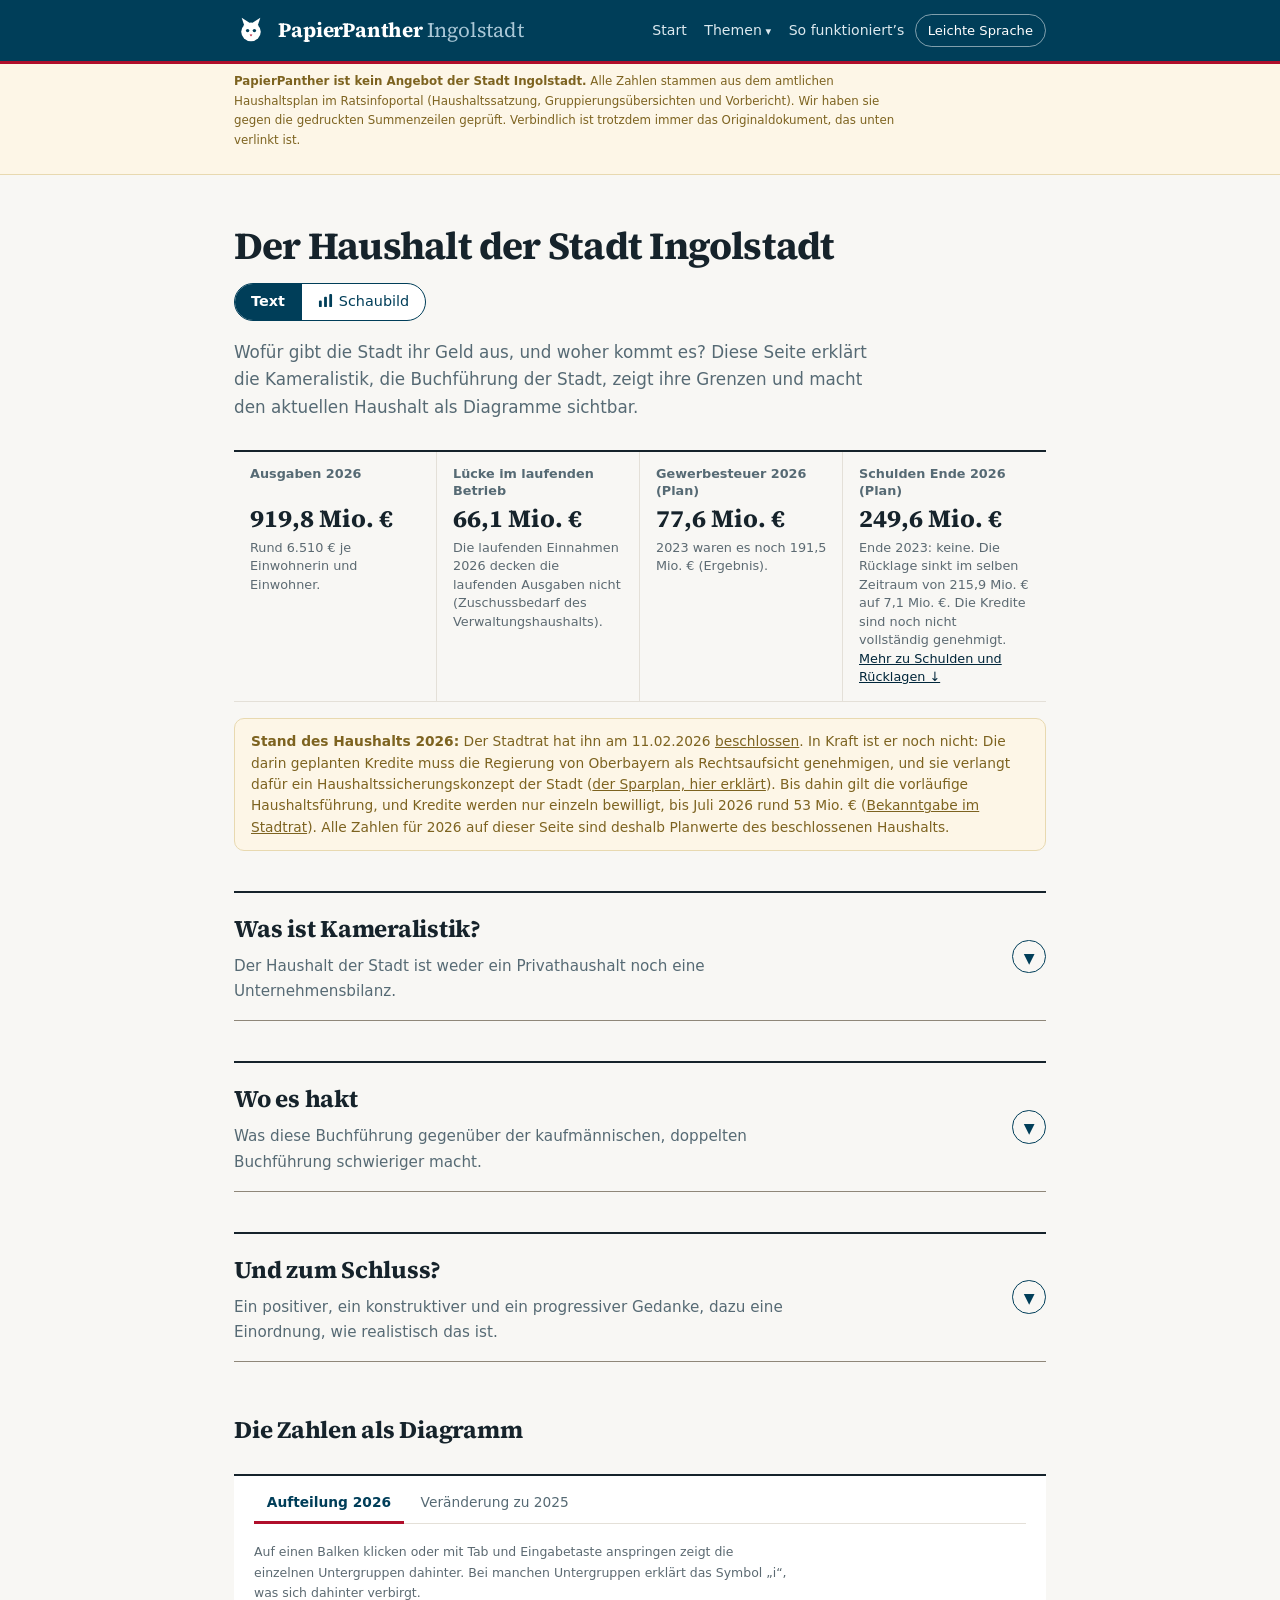
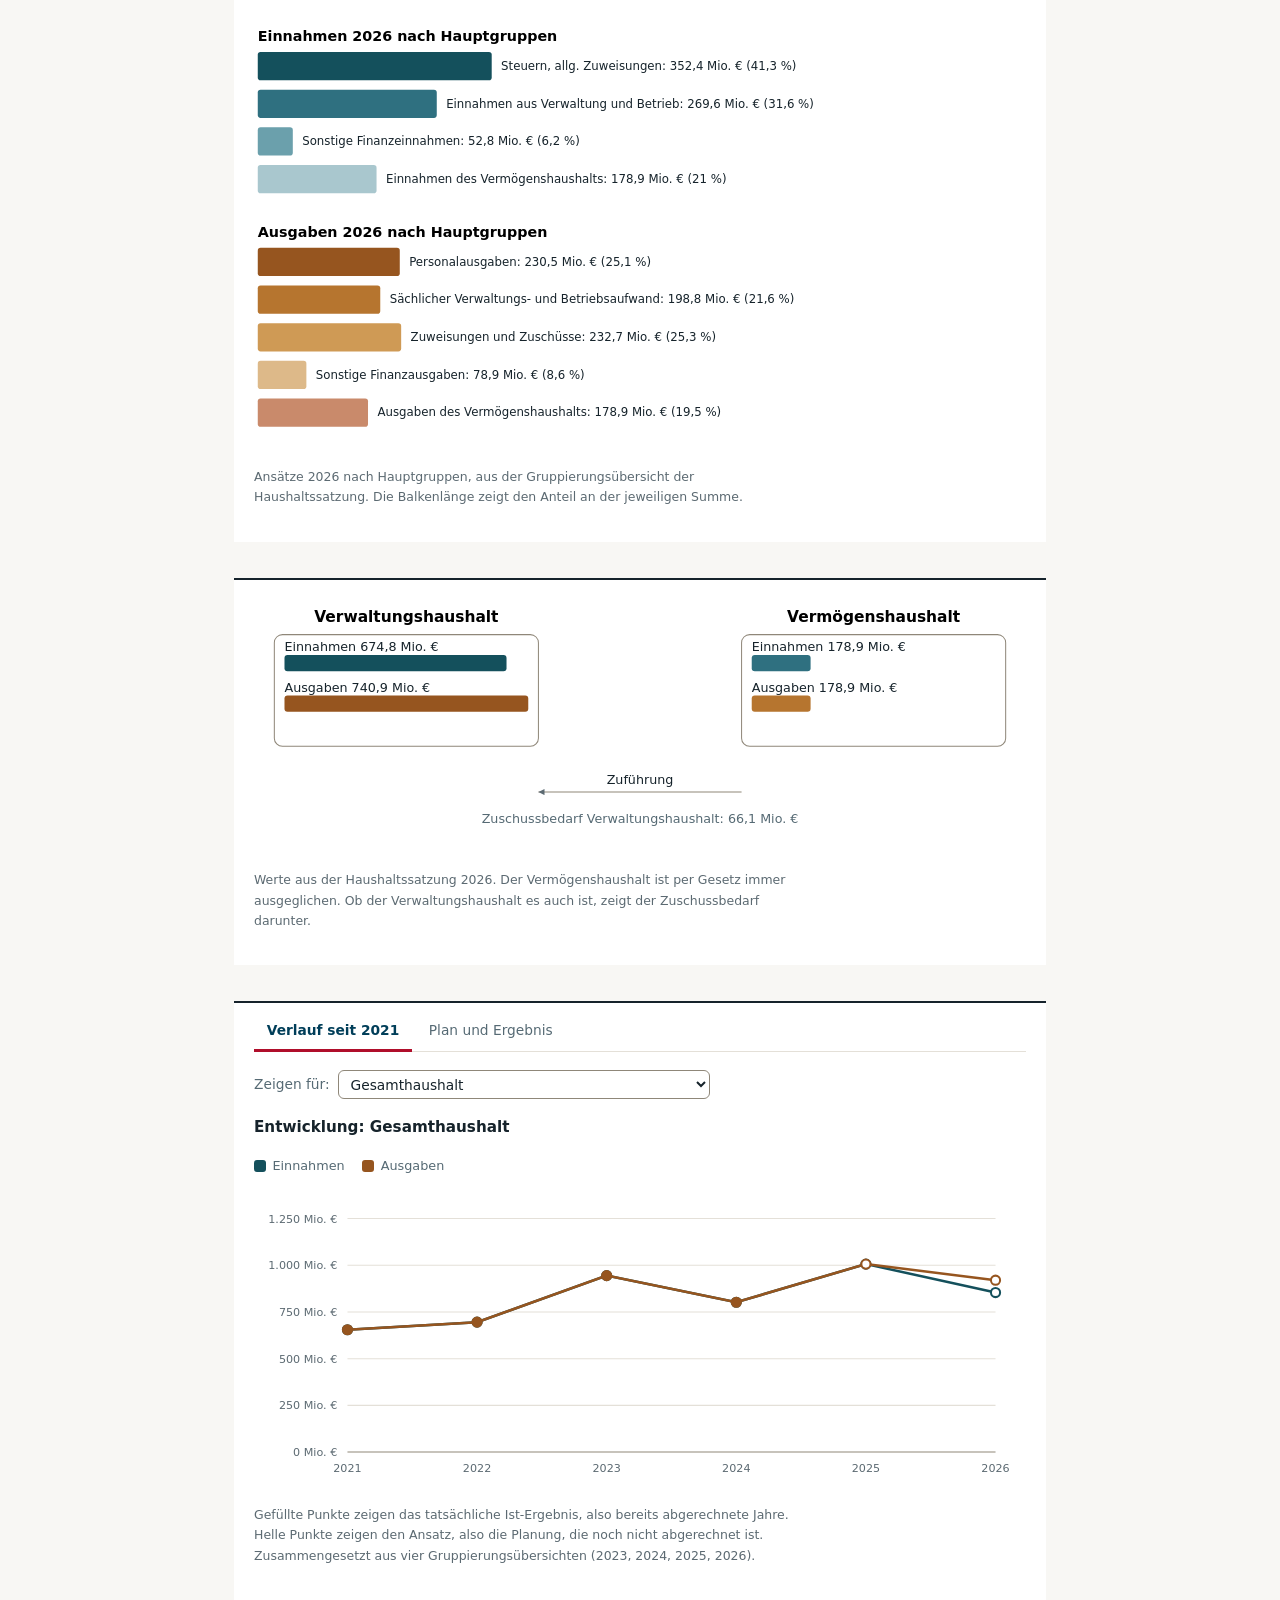
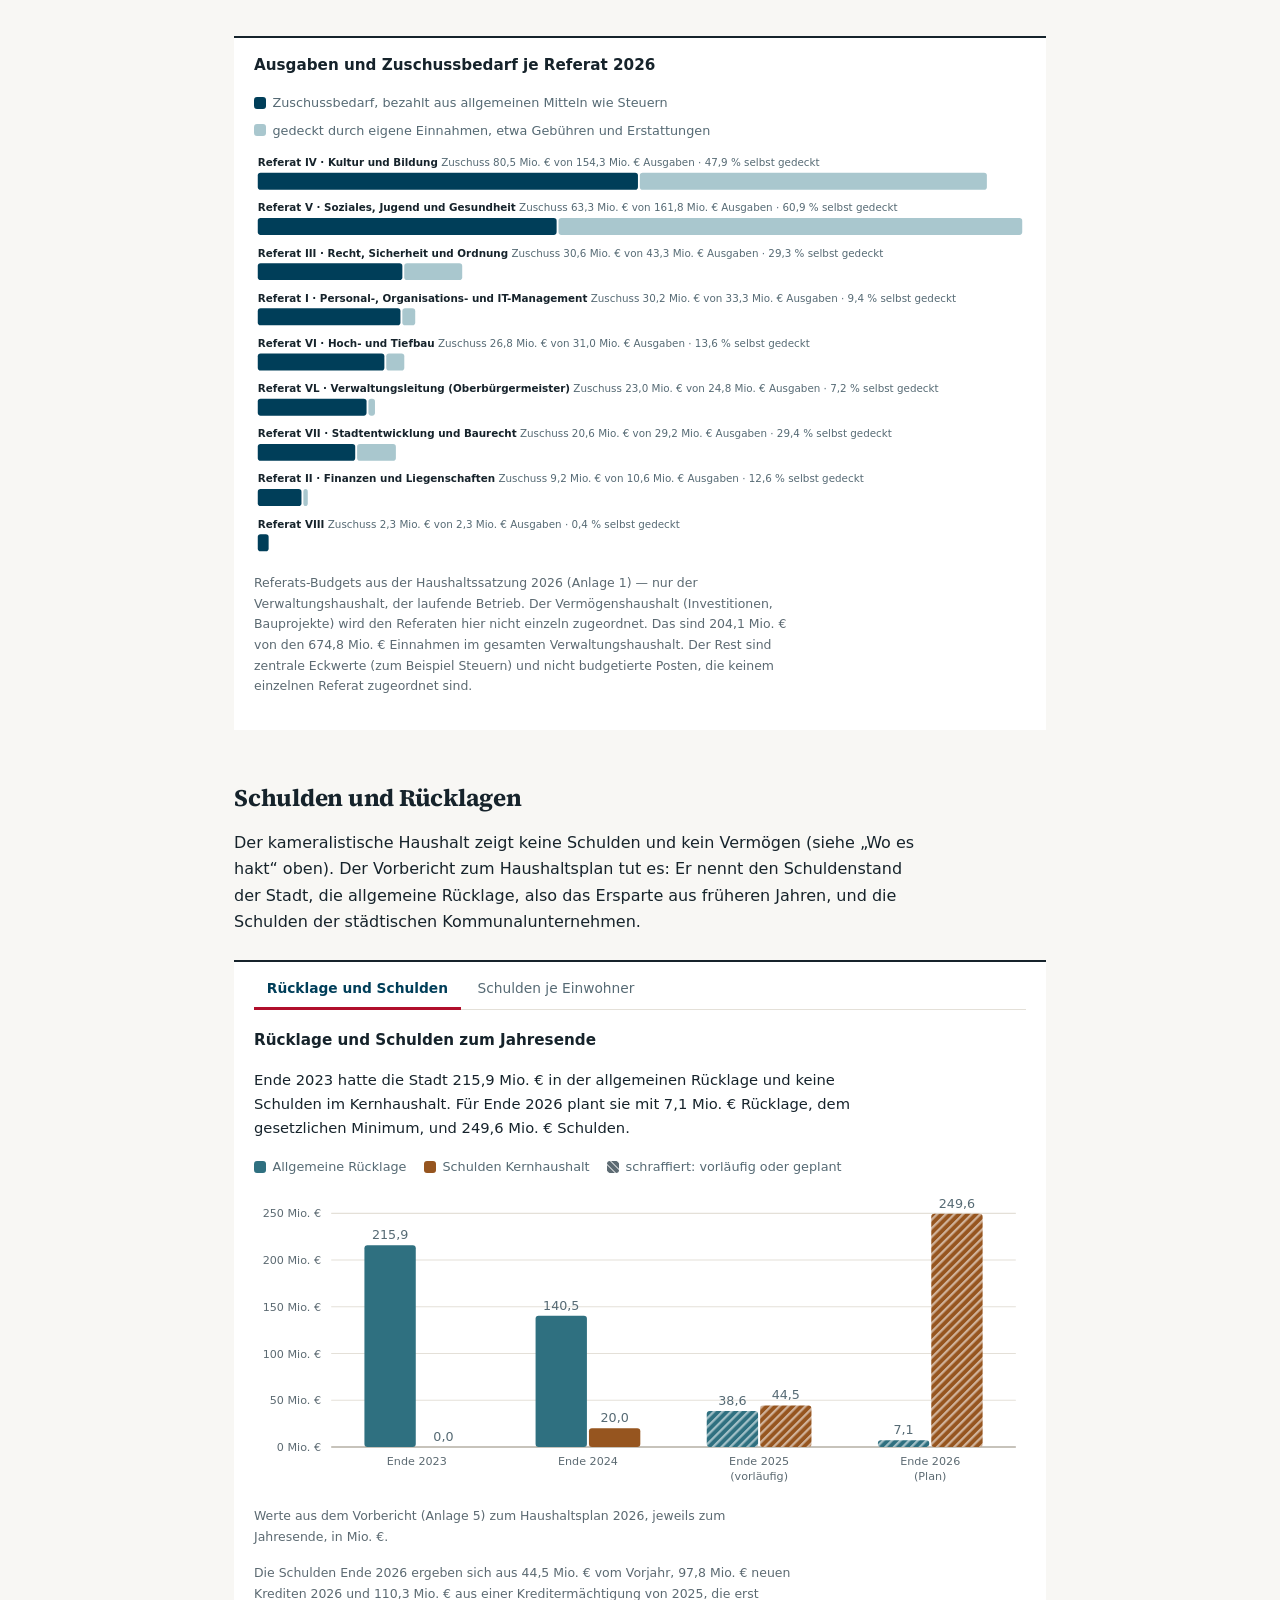
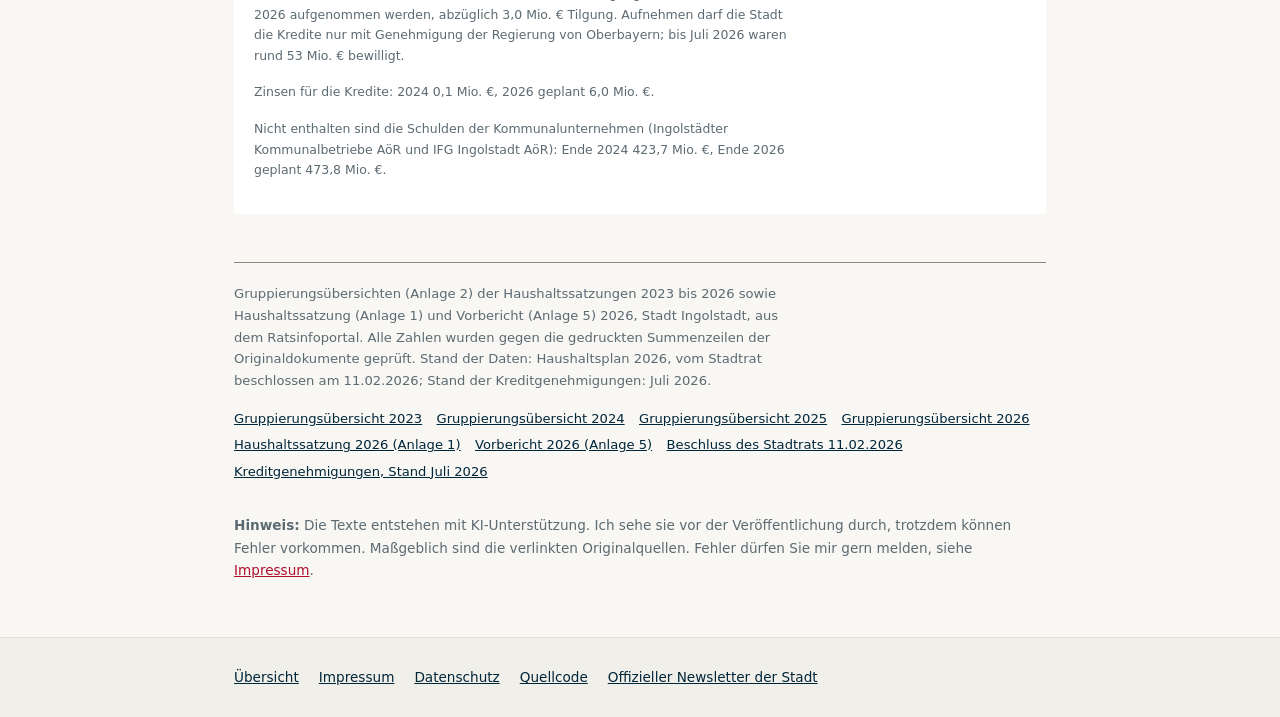
<file: haushalt.html>
<!DOCTYPE html>
<html lang="de">
<head>
<meta charset="UTF-8">
<meta name="viewport" content="width=device-width, initial-scale=1">
<meta http-equiv="Content-Security-Policy" content="default-src 'self'; script-src 'self' 'unsafe-inline'; style-src 'self' 'unsafe-inline'; img-src 'self' data:; connect-src 'self' https://mnkeller.goatcounter.com; base-uri 'self'; form-action 'self'">
<title>Der Haushalt — PapierPanther</title>
<meta name="description" content="Der Haushalt der Stadt Ingolstadt erklärt: was Kameralistik ist, wo ihre Grenzen liegen, und wohin das Geld tatsächlich fließt.">
<meta name="robots" content="index, follow">
<link rel="canonical" href="https://schanzer-papierpanther.de/haushalt.html">
<meta property="og:type" content="website">
<meta property="og:site_name" content="PapierPanther Ingolstadt">
<meta property="og:url" content="https://schanzer-papierpanther.de/haushalt.html">
<meta property="og:title" content="Der Haushalt — PapierPanther">
<meta property="og:description" content="Der Haushalt der Stadt Ingolstadt erklärt: was Kameralistik ist, wo ihre Grenzen liegen, und wohin das Geld tatsächlich fließt.">
<meta property="og:image" content="https://schanzer-papierpanther.de/vorschau.png">
<meta property="og:locale" content="de_DE">
<meta name="twitter:card" content="summary">
<meta name="twitter:title" content="Der Haushalt — PapierPanther">
<meta name="twitter:image" content="https://schanzer-papierpanther.de/vorschau.png">
<link rel="icon" href="data:image/svg+xml,%3Csvg xmlns='http://www.w3.org/2000/svg' viewBox='0 0 64 64'%3E%3Crect width='64' height='64' rx='14' fill='%23003E59'/%3E%3Cg transform='translate%286 8%29 scale%281.3%29'%3E%3Cpath d='M12.6 15 L9 4.5 L18.2 10.4 Z' fill='%23fff'/%3E%3Cpath d='M27.4 15 L31 4.5 L21.8 10.4 Z' fill='%23fff'/%3E%3Cellipse cx='20' cy='21' rx='11.5' ry='11' fill='%23fff'/%3E%3Ccircle cx='16' cy='19.5' r='2' fill='%23003E59'/%3E%3Ccircle cx='24' cy='19.5' r='2' fill='%23003E59'/%3E%3Cpath d='M18.4 24.2l1.6 2.2 1.6-2.2z' fill='%23B00E2B'/%3E%3C/g%3E%3C/svg%3E">
<link rel="preload" href="schrift/source-serif-4-latin-700-normal.woff2" as="font" type="font/woff2" crossorigin>
<link rel="stylesheet" href="schrift.css">
<style>
  :root {
    --primary: #003e59;
    --primary-dark: #00263a;
    --accent: #b00e2b;
    --text: #16232b;
    --text-muted: #566a74;
    --text-faint: #5c6a72;
    --bg: #f8f7f4;
    --bg-warm: #f1efe9;
    --card: #ffffff;
    --border: #e4e0d8;
    --border-strong: #8f8779;
    --warn-bg: #fdf6e7;
    --warn-border: #e8d9b0;
    --warn-tx: #7d6320;
    --einnahmen-1: #14505c; --einnahmen-2: #2f7080; --einnahmen-3: #6ba0ac; --einnahmen-4: #a9c7ce;
    --ausgaben-1: #96551f;  --ausgaben-2: #b6752f; --ausgaben-3: #cf9a55; --ausgaben-4: #ddb989;
    --ausgaben-5: #c98a6b;  --ausgaben-6: #a9694f;
    --font-display: 'Source Serif 4', 'Iowan Old Style', Georgia, serif;
    --font-body: -apple-system, BlinkMacSystemFont, 'Segoe UI', Roboto, system-ui, sans-serif;
    --radius: 10px;
    --shadow: 0 1px 3px rgba(22,35,43,.06), 0 0 0 1px rgba(22,35,43,.04);
  }
  *, *::before, *::after { box-sizing: border-box; margin: 0; padding: 0; }
  html { -webkit-text-size-adjust: 100%; }
  body {
    font-family: var(--font-body); color: var(--text); background: var(--bg);
    line-height: 1.65; font-size: 16px; -webkit-font-smoothing: antialiased;
  }
  .container { max-width: 860px; margin: 0 auto; padding: 0 1.5rem; }
  a { color: var(--accent); }

  .site-header {
    background: var(--primary); border-bottom: 3px solid var(--accent);
    padding: .85rem 0; position: sticky; top: 0; z-index: 50;
  }
  .site-header .container { display: flex; align-items: center; gap: .65rem; flex-wrap: wrap; }
  .logo-mark { flex: none; display: block; }
  .brand {
    font-family: var(--font-display); font-size: 1.28rem; font-weight: 700;
    letter-spacing: -.01em; color: #fff; text-decoration: none;
  }
  .brand span { color: #a9c7d6; font-weight: 400; }
  .header-spacer { margin-left: auto; }
  .btn-zurueck {
    font-size: .82rem; font-weight: 600; text-decoration: none; color: #fff;
    background: none; border: 1px solid rgba(255,255,255,.5); border-radius: 999px;
    padding: .3rem .85rem;
  }
  .btn-zurueck:hover { background: rgba(255,255,255,.14); }
  .btn-leicht {
    font: inherit; font-size: .82rem; cursor: pointer;
    background: none; border: 1px solid rgba(255,255,255,.5); color: #fff;
    padding: .3rem .75rem; border-radius: 999px;
  }
  .btn-leicht:hover { background: rgba(255,255,255,.14); }
  .btn-leicht[aria-pressed="true"] {
    background: #fff; color: var(--primary-dark); border-color: #fff; font-weight: 600;
  }

  main { padding: 3rem 0 3.5rem; }
  h1 {
    font-family: var(--font-display); font-size: clamp(1.75rem, 4.5vw, 2.4rem);
    font-weight: 700; letter-spacing: -.02em; margin-bottom: .5rem;
    /* Ohne eigene Zeilenhoehe erbte die Ueberschrift 1.65 vom Fliesstext und
       zerfiel in zwei weit auseinanderstehende Zeilen. */
    line-height: 1.18; max-width: 30ch; text-wrap: balance;
  }
  .lede { color: var(--text-muted); font-size: 1.05rem; max-width: 62ch; margin-bottom: 1.75rem; }

  .disclaimer {
    background: var(--warn-bg); border-bottom: 1px solid var(--warn-border);
    color: var(--warn-tx); font-size: .74rem; padding: .5rem 0;
  }
  .disclaimer strong { font-weight: 600; }
  .disclaimer p { max-width: 680px; }

  h2 {
    font-family: var(--font-display); font-size: 1.5rem; font-weight: 700;
    margin: 3rem 0 .75rem; letter-spacing: -.01em;
  }
  h3 {
    font-family: var(--font-display); font-size: 1.1rem; font-weight: 700;
    margin: 1.75rem 0 .5rem;
  }
  p { margin-bottom: 1rem; max-width: 68ch; }
  .abschnitt { margin-bottom: .5rem; }

  .beispiel {
    background: var(--card); border: 1px solid var(--border); border-radius: var(--radius);
    padding: 1.1rem 1.3rem; margin: 1.25rem 0 1.75rem;
  }
  .beispiel h3 { margin-top: 0; font-size: 1rem; color: var(--primary); }
  .beispiel p { font-size: .95rem; }
  .beispiel p:last-child { margin-bottom: 0; }
  .kennzahl { font-family: var(--font-display); font-weight: 700; color: var(--accent); }

  /* ---------- Aufklappbare Abschnitte: Ueberschrift + Unterschrift als Teaser ----------
     "Was ist Kameralistik" und "Wo es hakt" sind Hintergrundwissen, nicht der
     Kern der Seite (das sind die Diagramme mit dem aktuellen Haushalt), als
     Fliesstext nehmen sie trotzdem viel Platz vor den Zahlen weg. Als Kasten
     mit Rahmen und Chevron gestaltet statt als blosse Ueberschrift mit
     kleinem Pfeil davor, damit auf den ersten Blick klar ist: hier laesst
     sich etwas aufklappen. */
  .aufklapp-abschnitt {
    /* Seit der Designrunde 2026-10-26 ohne Kasten: kraeftige Linie oben, feine
       unten. Erkennbar aufklappbar bleibt es ueber den runden Pfeil-Knopf. */
    margin: 2.5rem 0; border-top: 2px solid var(--text); border-bottom: 1px solid var(--border-strong);
  }
  .aufklapp-abschnitt summary {
    cursor: pointer; list-style: none; display: flex; align-items: center; gap: 1rem;
    padding: 1rem 0; transition: background .12s ease;
  }
  .aufklapp-abschnitt summary::-webkit-details-marker { display: none; }
  .aufklapp-abschnitt summary:hover h2 { color: var(--accent); }
  .aufklapp-abschnitt summary:hover .aufklapp-chevron { background: var(--primary); color: #fff; }
  .aufklapp-abschnitt summary:focus-visible { outline: 2px solid var(--accent); outline-offset: -2px; }
  .aufklapp-abschnitt[open] summary { border-bottom: 1px solid var(--border); }
  .aufklapp-kopf { flex: 1; display: flex; flex-direction: column; gap: .35rem; }
  .aufklapp-abschnitt summary h2 { margin: 0; }
  .aufklapp-chevron {
    flex: none; display: grid; place-items: center; width: 2.1rem; height: 2.1rem;
    border: 1px solid var(--primary); border-radius: 50%;
    font-size: 1.35rem; padding-top: .1rem; line-height: 1; color: var(--primary);
    transition: transform .18s ease, background .12s ease, color .12s ease;
  }
  .aufklapp-abschnitt[open] .aufklapp-chevron { transform: rotate(180deg); }
  .aufklapp-teaser { font-size: .95rem; font-weight: 400; color: var(--text-muted); max-width: 62ch; }
  .aufklapp-inhalt { padding: 1.25rem 0 1.5rem; }

  .diagramm {
    /* Weisse Flaeche mit Linie oben wie eine Grafik in der Zeitung, ohne Rahmen
       und Schatten. Auf dem Papiergrau wirkten die Diagramme blass. */
    background: var(--card); border-top: 2px solid var(--text);
    padding: .9rem 1.25rem 1.1rem; margin: 1.5rem 0 2.25rem;
    max-width: 100%; overflow-x: auto;
  }
  .diagramm svg { display: block; width: 100%; height: auto; font-family: var(--font-body); }
  /* Unter ~640px wuerde die Schrift in den Diagrammen sonst mitschrumpfen,
     bis sie unlesbar wird (die Balkentexte sind in SVG-Nutzereinheiten
     definiert und skalieren mit der Breite). Stattdessen bleibt die
     Originalbreite erhalten und der Kasten wird waagerecht scrollbar
     (siehe overflow-x oben). */
  @media (max-width: 640px) {
    .diagramm svg { width: 760px; }
    .diagramm svg.breit { width: 820px; }
  }

  /* ---------- Kennzahlen-Leiste direkt unter dem Vorspann ----------
     Die vier Zahlen erzaehlen die Kurzfassung (Gewerbesteuer bricht ein ->
     Luecke im laufenden Betrieb -> Ruecklage aufgebraucht, Schulden
     steigen), bevor jemand bis zu den Diagrammen scrollen muss. */
  .kennzahlen {
    /* Zahlenleiste wie in der Zeitung statt einzelner Karten: Linie oben,
       feine Trennstriche zwischen den Zahlen (Designrunde 2026-10-26).
       overflow: hidden schneidet den linken Strich der ersten Spalte ab. */
    display: grid; grid-template-columns: repeat(auto-fit, minmax(180px, 1fr));
    gap: 0; margin: 0 0 1rem; border-top: 2px solid var(--text); overflow: hidden;
  }
  .kachel {
    border-left: 1px solid var(--border); border-bottom: 1px solid var(--border);
    margin-left: -1px; padding: .8rem 1rem .9rem;
  }
  /* min-width: 0, sonst wird eine Grid-Spalte nie schmaler als ihr
     laengstes Wort ("Verwaltungshaushalts") und laeuft ueber den Rand. */
  .kachel { min-width: 0; overflow-wrap: break-word; hyphens: auto; }
  .kachel p { margin: 0; }
  /* Zwei Zeilen Platz fuer die Beschriftung, damit die grossen Zahlen auch
     dann auf einer Hoehe stehen, wenn nur manche Beschriftungen umbrechen. */
  .kachel-label { font-size: .8rem; font-weight: 600; color: var(--text-muted); line-height: 1.4; min-height: 2.8em; }
  .kachel .kachel-wert {
    font-family: var(--font-display); font-size: 1.55rem; font-weight: 700;
    color: var(--text); line-height: 1.25; margin: .15rem 0 .3rem;
  }
  .kachel-unter { font-size: .8rem; color: var(--text-faint); line-height: 1.45; }
  .kachel-unter a { color: var(--primary-dark); }
  .status-hinweis {
    background: var(--warn-bg); border: 1px solid var(--warn-border); border-radius: var(--radius);
    color: var(--warn-tx); font-size: .86rem; line-height: 1.55; padding: .75rem 1rem;
    margin: 0 0 1.5rem; max-width: none; overflow-wrap: break-word; hyphens: auto;
  }
  .status-hinweis a { color: var(--warn-tx); }
  @media (max-width: 480px) {
    .kennzahlen { grid-template-columns: 1fr 1fr; }
    .kachel { padding: .7rem .75rem .8rem; }
    .kachel .kachel-wert { font-size: 1.2rem; }
    .kachel-label, .kachel-unter { font-size: .74rem; }
  }

  /* ---------- Tabs in den Diagramm-Karten ----------
     Weitere Ansichten desselben Themas liegen hinter einem Reiter statt
     untereinander — die Seite bleibt so kurz wie vorher, wer mehr will,
     klickt. */
  .tabs {
    display: flex; flex-wrap: wrap; gap: .25rem; border-bottom: 1px solid var(--border);
    margin: -.4rem 0 1.1rem;
  }
  .tabs [role="tab"] {
    font: inherit; font-size: .86rem; cursor: pointer; background: none; border: none;
    border-bottom: 3px solid transparent; margin-bottom: -1px;
    padding: .45rem .8rem .5rem; color: var(--text-muted);
  }
  .tabs [role="tab"]:hover { color: var(--text); background: var(--bg-warm); }
  .tabs [role="tab"][aria-selected="true"] {
    color: var(--primary); border-bottom-color: var(--accent); font-weight: 600;
  }
  .tabs [role="tab"]:focus-visible { outline: 2px solid var(--accent); outline-offset: -2px; }
  .auswahl-zeile {
    display: flex; flex-wrap: wrap; align-items: center; gap: .5rem; margin-bottom: 1rem;
    font-size: .86rem; color: var(--text-muted);
  }
  .auswahl-zeile select {
    font: inherit; color: var(--text); background: var(--card);
    border: 1px solid var(--border-strong); border-radius: 6px; padding: .3rem .5rem;
    max-width: 100%;
  }
  .diagramm-lead { font-size: .92rem; color: var(--text); margin-bottom: 1rem; max-width: 68ch; }
  .legende { display: flex; flex-wrap: wrap; gap: .4rem 1.1rem; font-size: .8rem; color: var(--text-muted); margin-bottom: .75rem; }
  .legende span { display: inline-flex; align-items: center; gap: .4rem; }
  .legende i { display: inline-block; width: 12px; height: 12px; border-radius: 3px; }
  .legende i.plan { background-image: repeating-linear-gradient(45deg, rgba(255,255,255,.55) 0 2px, transparent 2px 5px); }
  .diagramm-titel { font-size: .95rem; font-weight: 600; color: var(--text); margin-bottom: .9rem; }
  .diagramm-fuss { font-size: .78rem; color: var(--text-faint); margin-top: .75rem; }
  .balken-label { font-size: 12.5px; fill: var(--text); }
  .balken-label-fett { font-size: 11px; fill: var(--text); font-weight: 700; }
  .balken-label-klein { font-size: 11px; fill: var(--text-muted); }
  .balken-wert { font-size: 12.5px; fill: var(--text-muted); }
  .balken-gruppe { cursor: pointer; }
  .balken-gruppe:hover rect { opacity: .85; }
  .balken-gruppe:focus-visible rect { outline: 2px solid var(--accent); outline-offset: 1px; }
  .info-marke { cursor: pointer; }
  .info-marke circle { fill: var(--bg-warm); stroke: var(--border-strong); }
  .info-marke:hover circle, .info-marke[aria-expanded="true"] circle { fill: var(--primary); stroke: var(--primary); }
  .info-marke text { font-size: 9px; fill: var(--text-muted); text-anchor: middle; dominant-baseline: central; }
  .info-marke:hover text, .info-marke[aria-expanded="true"] text { fill: #fff; }
  .info-marke:focus-visible circle { outline: 2px solid var(--accent); outline-offset: 1px; }
  .info-erklaerung { font-size: 11.5px; fill: var(--text-muted); }
  .achse-text { font-size: 11px; fill: var(--text-faint); }
  .achse-linie { stroke: var(--border-strong); stroke-width: 1; }
  .linie-einnahmen { fill: none; stroke: var(--einnahmen-1); stroke-width: 2.5; }
  .linie-ausgaben { fill: none; stroke: var(--ausgaben-1); stroke-width: 2.5; }
  .punkt-einnahmen { fill: var(--einnahmen-1); }
  .punkt-ausgaben { fill: var(--ausgaben-1); }
  .punkt-ansatz { fill: var(--card); stroke-width: 2; }

  .quellen { font-size: .82rem; color: var(--text-faint); }
  .quellen a { color: var(--primary-dark); }
  .quellen-liste { display: flex; flex-wrap: wrap; gap: .3rem .9rem; margin-top: .5rem; padding: 0; list-style: none; }
  .sr-only {
    position: absolute; width: 1px; height: 1px; padding: 0; margin: -1px;
    overflow: hidden; clip: rect(0,0,0,0); white-space: nowrap; border: 0;
  }
  .stand {
    margin-top: 3rem; padding-top: 1.25rem; border-top: 1px solid var(--border-strong);
    font-size: .82rem; color: var(--text-faint);
  }
  .site-footer {
    border-top: 1px solid var(--border); background: var(--bg-warm);
    padding: 1.75rem 0; font-size: .85rem; color: var(--text-muted);
  }
  .site-footer .container { display: flex; gap: 1.25rem; flex-wrap: wrap; }
  .site-footer a { color: var(--primary-dark); }

  a:focus-visible, button:focus-visible, .balken-gruppe:focus-visible {
    outline: 2px solid var(--accent); outline-offset: 2px;
  }
  .ladehinweis { color: var(--text-faint); font-size: .9rem; }
</style>
</head>
<body>

<header class="site-header">
  <div class="container">
    <svg class="logo-mark" width="34" height="34" viewBox="0 0 40 40" aria-hidden="true">
      <path d="M12.6 15 L9 4.5 L18.2 10.4 Z" fill="#fff"/>
      <path d="M27.4 15 L31 4.5 L21.8 10.4 Z" fill="#fff"/>
      <ellipse cx="20" cy="21" rx="11.5" ry="11" fill="#fff"/>
      <circle cx="16" cy="19.5" r="2" fill="#003E59"/>
      <circle cx="24" cy="19.5" r="2" fill="#003E59"/>
      <path d="M18.4 24.2l1.6 2.2 1.6-2.2z" fill="#B00E2B"/>
    </svg>
    <a class="brand" href="index.html">PapierPanther <span>Ingolstadt</span></a>
    <button class="btn-leicht" id="btn-leicht" type="button" aria-pressed="false">Leichte Sprache</button>
  </div>
</header>

<div class="disclaimer">
  <div class="container">
    <p id="txt-hinweis"></p>
  </div>
</div>

<main>
  <div class="container">
    <h1>Der Haushalt der Stadt Ingolstadt</h1>
    <p class="lede" id="txt-lede"></p>

    <div class="kennzahlen" id="kennzahlen" aria-label="Kennzahlen"></div>
    <p class="status-hinweis" id="status-hinweis" hidden></p>

    <section id="was-ist-kameralistik">
      <details class="aufklapp-abschnitt">
        <summary>
          <span class="aufklapp-kopf">
            <h2 id="txt-kam-h2"></h2>
            <span class="aufklapp-teaser" id="txt-kam-teaser"></span>
          </span>
          <span class="aufklapp-chevron" aria-hidden="true">▾</span>
        </summary>
        <div class="aufklapp-inhalt">
          <p id="txt-kam-p1"></p>
          <p id="txt-kam-p2"></p>

          <div class="beispiel" id="beispiel-kameralistik">
            <h3 id="txt-kam-beispiel-h3"></h3>
            <p class="ladehinweis">Lade Zahlen …</p>
          </div>
        </div>
      </details>
    </section>

    <section id="probleme">
      <details class="aufklapp-abschnitt">
        <summary>
          <span class="aufklapp-kopf">
            <h2 id="txt-prob-h2"></h2>
            <span class="aufklapp-teaser" id="txt-prob-teaser"></span>
          </span>
          <span class="aufklapp-chevron" aria-hidden="true">▾</span>
        </summary>
        <div class="aufklapp-inhalt">
          <p id="txt-prob-intro"></p>
          <p id="txt-prob-folgen"></p>
          <p id="txt-prob-abschreibung"></p>
          <p id="txt-prob-bilanz"></p>
          <p id="txt-prob-generationen"></p>
          <p id="txt-prob-ausgeglichen"></p>

          <div class="beispiel" id="beispiel-probleme">
            <h3 id="txt-prob-beispiel-h3"></h3>
            <p class="ladehinweis">Lade Zahlen …</p>
          </div>
        </div>
      </details>
    </section>

    <section id="ausblick">
      <details class="aufklapp-abschnitt">
        <summary>
          <span class="aufklapp-kopf">
            <h2 id="txt-ausblick-h2"></h2>
            <span class="aufklapp-teaser" id="txt-ausblick-teaser"></span>
          </span>
          <span class="aufklapp-chevron" aria-hidden="true">▾</span>
        </summary>
        <div class="aufklapp-inhalt">
          <h3 id="txt-ausblick-positiv-h3"></h3>
          <p id="txt-ausblick-positiv-text"></p>

          <h3 id="txt-ausblick-konstruktiv-h3"></h3>
          <p id="txt-ausblick-konstruktiv-text"></p>

          <h3 id="txt-ausblick-progressiv-h3"></h3>
          <p id="txt-ausblick-progressiv-text"></p>

          <h3 id="txt-ausblick-relativierung-h3"></h3>
          <p id="txt-ausblick-relativierung-p1"></p>
          <p id="txt-ausblick-relativierung-p2"></p>
          <p id="txt-ausblick-relativierung-p3"></p>
        </div>
      </details>
    </section>

    <section id="diagramme">
      <h2 id="txt-diag-h2"></h2>

      <div class="diagramm">
        <div class="tabs" role="tablist" aria-label="Ansicht der Hauptgruppen">
          <button type="button" role="tab" id="tab-hg-anteile" aria-controls="diagramm-hauptgruppen" aria-selected="true"><span id="txt-tab-hg-anteile"></span></button>
          <button type="button" role="tab" id="tab-hg-veraenderung" aria-controls="diagramm-veraenderung" aria-selected="false" tabindex="-1"><span id="txt-tab-hg-veraenderung"></span></button>
        </div>
        <div role="tabpanel" id="diagramm-hauptgruppen" aria-labelledby="tab-hg-anteile">
          <p class="ladehinweis">Lade Diagramm …</p>
        </div>
        <div role="tabpanel" id="diagramm-veraenderung" aria-labelledby="tab-hg-veraenderung" hidden></div>
      </div>

      <div class="diagramm" id="diagramm-fluss">
        <p class="ladehinweis">Lade Diagramm …</p>
      </div>

      <div class="diagramm">
        <div class="tabs" role="tablist" aria-label="Ansicht der Entwicklung">
          <button type="button" role="tab" id="tab-zr-verlauf" aria-controls="diagramm-zeitreihe" aria-selected="true"><span id="txt-tab-zr-verlauf"></span></button>
          <button type="button" role="tab" id="tab-zr-plan" aria-controls="diagramm-plan-ergebnis" aria-selected="false" tabindex="-1"><span id="txt-tab-zr-plan"></span></button>
        </div>
        <div class="auswahl-zeile">
          <label for="auswahl-reihe" id="txt-auswahl-label"></label>
          <select id="auswahl-reihe"></select>
        </div>
        <div role="tabpanel" id="diagramm-zeitreihe" aria-labelledby="tab-zr-verlauf">
          <p class="ladehinweis">Lade Diagramm …</p>
        </div>
        <div role="tabpanel" id="diagramm-plan-ergebnis" aria-labelledby="tab-zr-plan" hidden></div>
      </div>

      <div class="diagramm" id="diagramm-referate">
        <p class="ladehinweis">Lade Diagramm …</p>
      </div>
    </section>

    <section id="schulden">
      <h2 id="txt-schulden-h2"></h2>
      <p id="txt-schulden-intro"></p>

      <div class="diagramm">
        <div class="tabs" role="tablist" aria-label="Ansicht Schulden und Rücklage">
          <button type="button" role="tab" id="tab-sr-stand" aria-controls="diagramm-schulden" aria-selected="true"><span id="txt-tab-sr-stand"></span></button>
          <button type="button" role="tab" id="tab-sr-kopf" aria-controls="diagramm-je-einwohner" aria-selected="false" tabindex="-1"><span id="txt-tab-sr-kopf"></span></button>
        </div>
        <div role="tabpanel" id="diagramm-schulden" aria-labelledby="tab-sr-stand">
          <p class="ladehinweis">Lade Diagramm …</p>
        </div>
        <div role="tabpanel" id="diagramm-je-einwohner" aria-labelledby="tab-sr-kopf" hidden></div>
      </div>
    </section>

    <div class="stand quellen" id="quellen-block"><p>Lade Quellenangaben …</p></div>
  </div>
</main>

<footer class="site-footer">
  <div class="container">
    <a href="index.html">Übersicht</a>
    <a href="impressum.html">Impressum</a>
    <a href="datenschutz.html">Datenschutz</a>
    <a href="https://github.com/mnkeller/papierpanther" rel="noopener noreferrer" target="_blank">Quellcode<span class="sr-only"> (öffnet in neuem Tab)</span></a>
    <a href="https://www.ingolstadt.de/Rathaus/Aktuelles/Newsletter/" rel="noopener noreferrer" target="_blank">Offizieller Newsletter der Stadt<span class="sr-only"> (öffnet in neuem Tab)</span></a>
  </div>
</footer>

<script src="data/haushalt.js"></script>
<script>
(function () {
  "use strict";
  var D = window.HAUSHALT_DATEN;
  if (!D) {
    document.querySelectorAll(".ladehinweis").forEach(function (el) {
      el.textContent = "Haushaltsdaten konnten nicht geladen werden.";
    });
    return;
  }

  function euro(n) {
    return new Intl.NumberFormat("de-DE", { maximumFractionDigits: 0 }).format(Math.round(n)) + " €";
  }
  function mio(n) {
    return new Intl.NumberFormat("de-DE", { minimumFractionDigits: 1, maximumFractionDigits: 1 }).format(n / 1e6) + " Mio. €";
  }
  function pct(teil, ganzes) {
    return new Intl.NumberFormat("de-DE", { maximumFractionDigits: 1 }).format((teil / ganzes) * 100) + " %";
  }
  // Mit Vorzeichen, fuer Veraenderungen: "+46,0 Mio. €", "−12,3 %".
  function vorzeichen(n) { return n > 0 ? "+" : n < 0 ? "−" : "±"; }
  function mioVz(n) {
    return vorzeichen(n) + new Intl.NumberFormat("de-DE", { minimumFractionDigits: 1, maximumFractionDigits: 1 })
      .format(Math.abs(n) / 1e6) + " Mio. €";
  }
  function pctVz(teil, basis) {
    var p = (teil / basis) * 100;
    return vorzeichen(p) + new Intl.NumberFormat("de-DE", { maximumFractionDigits: 1 }).format(Math.abs(p)) + " %";
  }
  function zahl(n) { return new Intl.NumberFormat("de-DE", { maximumFractionDigits: 0 }).format(n); }
  // Kurzer Achsen-/Balkenwert ohne Einheit: "215,9"
  function mioKurz(n) {
    return new Intl.NumberFormat("de-DE", { minimumFractionDigits: 1, maximumFractionDigits: 1 }).format(n / 1e6);
  }
  function svgEl(tag, attrs, kinder) {
    var el = document.createElementNS("http://www.w3.org/2000/svg", tag);
    for (var k in attrs) el.setAttribute(k, attrs[k]);
    (kinder || []).forEach(function (kind) { el.appendChild(kind); });
    return el;
  }
  function text(x, y, inhalt, klasse, anker) {
    var t = svgEl("text", { x: x, y: y, class: klasse || "" });
    if (anker) t.setAttribute("text-anchor", anker);
    t.textContent = inhalt;
    return t;
  }
  function textMitTeilen(x, y, teile) {
    var t = svgEl("text", { x: x, y: y });
    teile.forEach(function (teil) {
      var tspan = document.createElementNS("http://www.w3.org/2000/svg", "tspan");
      if (teil.klasse) tspan.setAttribute("class", teil.klasse);
      tspan.textContent = teil.text;
      t.appendChild(tspan);
    });
    return t;
  }

  var jahr = D.aktuelles_jahr;
  var jahresDaten = D.jahre[String(jahr)];
  var vwh = D.verwaltungs_vermoegenshaushalt_aktuell;
  var referate = D.referate_aktuell || [];
  var referateSummeEinnahmen = referate.reduce(function (s, r) { return s + r.einnahmen; }, 0);
  var VB = D.vorbericht_aktuell || null;

  // Rechtsstand des Haushalts, von Hand gepflegt (nicht aus den PDFs
  // ableitbar): Der Stadtrat hat die Satzung beschlossen, in Kraft ist sie
  // erst nach Genehmigung der Kredite durch die Rechtsaufsicht. Gilt nur fuer
  // das angegebene Jahr — nach einem Daten-Update auf ein neues
  // Haushaltsjahr verschwindet der Hinweis, statt veraltet stehenzubleiben.
  // Quellen: V0037/26 (Beschluss StR 11.02.2026, 45:4) und V0486/26
  // (Bekanntgabe StR 29.07.2026, Stand der Kreditgenehmigungen).
  var STATUS = {
    jahr: 2026,
    beschluss: "11.02.2026",
    beschlussUrl: "https://www.ingolstadt.de/sessionnet/vo0050.php?__kvonr=22763",
    stand: "Juli 2026",
    genehmigtMio: 53,
    aufsichtUrl: "https://www.ingolstadt.de/sessionnet/vo0050.php?__kvonr=23241",
  };
  var statusGilt = STATUS.jahr === jahr;
  var EINN_CODES = ["0", "1", "2", "3"];
  var AUSG_CODES = ["4", "5", "6", "7", "8", "9"];

  // Hauptgruppen 5 und 6 teilen sich im Original einen Abschnitt (siehe
  // haushalt_lesen.py) und werden auf der ganzen Seite zu einem Eintrag
  // zusammengefasst ("5+6").
  function anzeigeListe(hg, codes) {
    var gesehen = {}, liste = [];
    codes.forEach(function (code) {
      if (gesehen[code]) return;
      var w = hg[code];
      if (!w) return;
      gesehen[code] = true;
      var teile = [code];
      if (w.zusammengefasst_mit && hg[w.zusammengefasst_mit]) {
        gesehen[w.zusammengefasst_mit] = true;
        teile = [code, w.zusammengefasst_mit].sort();
      }
      liste.push({
        schluessel: teile.join("+"), codes: teile, bezeichnung: w.bezeichnung,
        ansatz: teile.reduce(function (s, c) { return s + hg[c].ansatz; }, 0),
        ansatz_vorjahr: teile.reduce(function (s, c) { return s + hg[c].ansatz_vorjahr; }, 0),
        untergruppen: w.untergruppen,
      });
    });
    return liste;
  }

  // Schraffur fuer Plan- und vorlaeufige Werte: dieselbe Farbe wie der
  // abgerechnete Wert, aber mit hellen Diagonalen — so ist "noch nicht
  // abgerechnet" nicht nur an einem Farbton zu erkennen.
  function schraffur(id, farbe) {
    var muster = svgEl("pattern", { id: id, width: 6, height: 6, patternUnits: "userSpaceOnUse",
      patternTransform: "rotate(45)" }, [
      svgEl("rect", { width: 6, height: 6, fill: farbe }),
      svgEl("rect", { width: 2.2, height: 6, fill: "rgba(255,255,255,.55)" }),
    ]);
    return muster;
  }
  function t(normal, leichtText) { return leicht ? leichtText : normal; }
  // Runder Achsenschritt (1, 2, 2,5 oder 5 mal Zehnerpotenz), so dass
  // hoechstens fuenf Schritte bis zum Maximum noetig sind.
  function runderSchritt(maxWert) {
    var basis = Math.pow(10, Math.floor(Math.log10(maxWert / 5)));
    var faktoren = [1, 2, 2.5, 5, 10];
    for (var i = 0; i < faktoren.length; i++) {
      if (maxWert / (faktoren[i] * basis) <= 5) return faktoren[i] * basis;
    }
    return 10 * basis;
  }
  function absatz(klasse, inhalt, id) {
    var p = document.createElement("p");
    p.className = klasse;
    if (id) p.id = id;
    if (inhalt) p.textContent = inhalt;
    return p;
  }
  function legende(eintraege) {
    var div = document.createElement("div");
    div.className = "legende";
    eintraege.forEach(function (e) {
      var span = document.createElement("span");
      var i = document.createElement("i");
      i.style.backgroundColor = e.farbe;
      if (e.plan) i.className = "plan";
      if (e.linie) { i.style.height = "3px"; i.style.borderRadius = "0"; }
      span.appendChild(i);
      span.appendChild(document.createTextNode(e.text));
      div.appendChild(span);
    });
    return div;
  }

  /* ---------------- Leichte Sprache ---------------- */
  var LS_KEY_LEICHT = "papierpanther-leichte-sprache";
  var leicht = false;
  try { leicht = localStorage.getItem(LS_KEY_LEICHT) === "1"; } catch (err) { /* Storage kann gesperrt sein */ }

  var TEXTE = {
    "hinweis": {
      n: "<strong>PapierPanther ist kein Angebot der Stadt Ingolstadt.</strong> " +
        "Alle Zahlen stammen aus dem amtlichen Haushaltsplan im Ratsinfoportal " +
        "(Haushaltssatzung, Gruppierungsübersichten und Vorbericht). " +
        "Wir haben sie gegen die gedruckten Summenzeilen geprüft. Verbindlich ist " +
        "trotzdem immer das Originaldokument, das unten verlinkt ist.",
      l: "<strong>PapierPanther ist kein Angebot der Stadt Ingolstadt.</strong> " +
        "Alle Zahlen kommen aus dem amtlichen Haushalts-Plan. Den finden Sie im " +
        "Rats-Info-Portal der Stadt. Wir haben die Zahlen geprüft. Das Original-Dokument " +
        "gilt aber immer. Sie finden es unten als Link.",
    },
    "lede": {
      n: "Wofür gibt die Stadt ihr Geld aus, und woher kommt es? Diese Seite erklärt " +
        "die Kameralistik, die Buchführung der Stadt, zeigt ihre Grenzen und macht den " +
        "aktuellen Haushalt als Diagramme sichtbar.",
      l: "Diese Seite erklärt den Haushalt der Stadt Ingolstadt. Ein Haushalt ist ein " +
        "Plan für Geld. Er zeigt: Woher kommt Geld? Wofür gibt die Stadt Geld aus? " +
        "Wir zeigen die Zahlen auch als Bilder.",
    },
    "kam-h2": { n: "Was ist Kameralistik?", l: "Was ist Kameralistik?" },
    "kam-teaser": {
      n: "Der Haushalt der Stadt ist weder ein Privathaushalt noch eine Unternehmensbilanz.",
      l: "Der Haushalt der Stadt ist anders als eine private Kasse oder eine Firmen-Bilanz.",
    },
    "kam-p1": {
      n: "Ingolstadt führt seine Bücher kameralistisch. Das heißt: Der Haushalt zeigt, " +
        "was in einem Jahr an Geld reinkommt und rausgeht. Vermögen und Schulden zeigt " +
        "er nicht. Er besteht aus zwei Teilen.",
      l: "Ingolstadt rechnet nach einem bestimmten System. Das System heißt Kameralistik. " +
        "Der Haushalt zeigt: Geld kommt rein. Geld geht raus. Der Haushalt zeigt nicht, " +
        "wie viel die Stadt besitzt. Er zeigt auch nicht, wie hoch die Schulden sind. " +
        "Der Haushalt hat zwei Teile.",
    },
    "kam-p2": {
      n: "Der <strong>Verwaltungshaushalt</strong> zeigt den laufenden Betrieb: Personal, " +
        "Energie, Zinsen, laufende Zuschüsse. Der <strong>Vermögenshaushalt</strong> zeigt " +
        "Investitionen: Bauprojekte, Grundstückskäufe, Kredittilgung. Beide müssen für " +
        "sich ausgeglichen sein. Reicht das Geld im Verwaltungshaushalt nicht, springt " +
        "eine <strong>Zuführung</strong> aus dem Vermögenshaushalt ein. Das ist der " +
        "wichtigste Mechanismus der Kameralistik: Er bestimmt, wie viel Geld am Ende für " +
        "Investitionen übrig bleibt.",
      l: "Ein Teil heißt <strong>Verwaltungshaushalt</strong>. Er zeigt die laufenden " +
        "Kosten. Zum Beispiel Gehälter, Strom und Zinsen. Der andere Teil heißt " +
        "<strong>Vermögenshaushalt</strong>. Er zeigt große Ausgaben. Zum Beispiel neue " +
        "Gebäude oder Grundstücke. Beide Teile müssen ausgeglichen sein. Einnahmen und " +
        "Ausgaben müssen also gleich groß sein. Reicht das Geld im Verwaltungshaushalt " +
        "nicht, hilft der Vermögenshaushalt aus. Das nennt man <strong>Zuführung</strong>.",
    },
    "kam-beispiel-h3": {
      n: "So sieht das im aktuellen Haushalt aus",
      l: "So ist es im Haushalt gerade",
    },
    "prob-h2": { n: "Wo es hakt", l: "Was nicht so gut ist" },
    "prob-teaser": {
      n: "Was diese Buchführung gegenüber der kaufmännischen, doppelten Buchführung schwieriger macht.",
      l: "Das macht diese Art zu rechnen schwieriger als bei einer Firma.",
    },
    "prob-intro": {
      n: "Bayerns Kommunen dürfen seit 2007 selbst wählen, ob sie kameralistisch oder " +
        "doppisch (nach kaufmännischer, doppelter Buchführung) haushalten. Eine " +
        "Umstellung war nie Pflicht. Ingolstadt ist bei der Kameralistik geblieben, wie " +
        "die meisten bayerischen Kommunen. Andere Bundesländer haben ihre Kommunen zur " +
        "Doppik verpflichtet.",
      l: "Städte und Gemeinden in Bayern dürfen selbst wählen. Sie können mit " +
        "Kameralistik rechnen. Oder mit einem anderen System. Das andere System heißt " +
        "Doppik. Das gilt seit dem Jahr 2007. Ingolstadt rechnet weiter mit Kameralistik. " +
        "Das machen die meisten bayerischen Städte so. Andere Bundesländer schreiben " +
        "ihren Städten die Doppik vor.",
    },
    "prob-folgen": {
      n: "Das hat Folgen dafür, was der Haushalt zeigt und was er verschweigt.",
      l: "Die Kameralistik hat Nachteile.",
    },
    "prob-abschreibung": {
      n: "<strong>Keine Abschreibungen.</strong> Ein neu gebautes Schulgebäude taucht " +
        "nur im Jahr des Baus als Ausgabe auf. Dass es danach über Jahrzehnte an Wert " +
        "verliert und irgendwann saniert werden muss, zeigt der Haushalt nicht. Ein " +
        "Sanierungsstau wird erst sichtbar, wenn er akut wird, nicht während er entsteht.",
      l: "<strong>Keine Abschreibungen.</strong> Eine neue Schule kostet Geld. Dieses " +
        "Geld steht nur einmal im Haushalt. Und zwar in dem Jahr, in dem die Schule " +
        "gebaut wird. Später wird die Schule älter. Sie verliert an Wert. Irgendwann " +
        "muss sie repariert werden. Das steht nirgends im Haushalt. Man sieht das " +
        "Problem erst, wenn es zu spät ist.",
    },
    "prob-bilanz": {
      n: "<strong>Keine Bilanz.</strong> Der Haushalt zeigt, was in einem Jahr an Geld " +
        "rein- und rausfließt. Wie viel die Stadt insgesamt besitzt oder schuldet, zeigt " +
        "er nicht. Ob Ingolstadt über die Jahre reicher oder ärmer wird, lässt sich " +
        "daraus allein nicht ablesen.",
      l: "<strong>Keine Bilanz.</strong> Der Haushalt zeigt nur ein Jahr. Er zeigt: Geld " +
        "kommt rein, Geld geht raus. Er zeigt nicht, was die Stadt insgesamt besitzt. Er " +
        "zeigt auch nicht, wie hoch die Schulden insgesamt sind. Ob Ingolstadt reicher " +
        "oder ärmer wird, sieht man im Haushalt nicht.",
    },
    "prob-generationen": {
      n: "<strong>Verschobene Generationengerechtigkeit.</strong> Investitionen werden " +
        "nicht über ihre Nutzungsdauer verteilt. Deshalb zahlt nicht zwingend die " +
        "Generation, die von einer Investition profitiert. Eine heute gebaute Straße " +
        "kann komplett aus dem laufenden Haushalt oder mit Krediten von heute bezahlt " +
        "werden, obwohl sie jahrzehntelang genutzt wird.",
      l: "<strong>Nicht fair für später.</strong> Eine neue Straße wird heute gebaut. " +
        "Aber sie wird noch lange genutzt, vielleicht 30 Jahre. Trotzdem zahlt oft nur " +
        "die heutige Generation dafür. Die Kosten werden nicht auf die Jahre verteilt, " +
        "in denen die Straße genutzt wird.",
    },
    "prob-ausgeglichen": {
      n: "<strong>„Ausgeglichen“ heißt nicht gesund.</strong> Ein kameralistischer " +
        "Haushalt muss per Gesetz ausgeglichen sein. Einnahmen und Ausgaben werden über " +
        "Zuführungen, Rücklagen und Kredite so lange verrechnet, bis beide Summen genau " +
        "übereinstimmen. In Ingolstadt gelingt das von 2023 bis 2025 bis auf den Cent. " +
        "Der Haushalt für 2026 weist dagegen eine Lücke aus, die so nicht mehr " +
        "ausgeglichen ist.",
      l: "<strong>Ausgeglichen heißt nicht gesund.</strong> Ein Haushalt nach " +
        "Kameralistik muss laut Gesetz ausgeglichen sein. Einnahmen und Ausgaben werden " +
        "so lange verrechnet, bis sie gleich groß sind. Das klappt in Ingolstadt von " +
        "2023 bis 2025. Im Haushalt für das Jahr 2026 gibt es aber eine Lücke.",
    },
    "prob-beispiel-h3": {
      n: "Am Beispiel des aktuellen Haushalts",
      l: "Ein Beispiel aus dem aktuellen Haushalt",
    },
    "ausblick-h2": { n: "Und zum Schluss?", l: "Und jetzt?" },
    "ausblick-teaser": {
      n: "Ein positiver, ein konstruktiver und ein progressiver Gedanke, dazu eine Einordnung, wie realistisch das ist.",
      l: "Was schon gut ist. Was sich verbessern lässt. Was noch möglich wäre. Und warum das nicht so einfach ist.",
    },
    "ausblick-positiv-h3": { n: "Das Positive", l: "Was schon gut ist" },
    "ausblick-positiv-text": {
      n: "So kompliziert ist die Kameralistik nicht: Wer in den Haushalt schaut, sieht " +
        "direkt und ohne Bilanzierungswissen, wofür die Stadt in einem Jahr Geld " +
        "einplant und woher es kommt. Diese Einfachheit ist ein echter Vorteil für " +
        "Transparenz gegenüber der Bürgerschaft.",
      l: "Der Haushalt ist nicht kompliziert. Man muss keine Buchhaltung studiert " +
        "haben. Jede und jeder kann sehen: Wofür gibt die Stadt Geld aus? Woher kommt " +
        "das Geld? Das macht den Haushalt gut lesbar.",
    },
    "ausblick-konstruktiv-h3": { n: "Das Konstruktive", l: "Was sich verbessern lässt" },
    "ausblick-konstruktiv-text": {
      n: "Die Lücke bei Vermögen und Schulden lässt sich auch ohne Systemwechsel " +
        "verkleinern: Eine einfache, freiwillige Übersicht über Vermögenswerte, " +
        "Schulden und Sanierungsstau würde den kameralen Haushalt sinnvoll ergänzen, " +
        "ohne ihn zu ersetzen. Das wäre ein überschaubarer erster Schritt zu mehr " +
        "Weitsicht.",
      l: "Man kann etwas verbessern, ohne alles zu ändern. Die Stadt könnte eine " +
        "einfache Liste veröffentlichen. Diese Liste zeigt: Was besitzt die Stadt? " +
        "Wie hoch sind die Schulden? Das würde den Haushalt sinnvoll ergänzen.",
    },
    "ausblick-progressiv-h3": { n: "Das Progressive", l: "Was noch möglich wäre" },
    "ausblick-progressiv-text": {
      n: "Langfristig steht die Systemfrage im Raum: Andere Bundesländer verpflichten " +
        "ihre Kommunen längst zur Doppik, die genau die Schwächen der Kameralistik " +
        "ausgleicht: Abschreibungen, Bilanz, Generationengerechtigkeit. Ob und wann " +
        "auch Ingolstadt diesen Schritt geht, ist eine politische Entscheidung, über " +
        "die am Ende der Stadtrat mitentscheidet.",
      l: "Es gibt noch eine größere Idee. Andere Bundesländer nutzen schon die Doppik. " +
        "Das ist ein anderes Rechnungs-System. Es zeigt Vermögen und Schulden besser. " +
        "Ob Ingolstadt das auch machen soll, ist eine politische Frage. Der Stadtrat " +
        "könnte darüber entscheiden.",
    },
    "ausblick-relativierung-h3": { n: "Die Relativierung", l: "Aber: Es ist nicht so einfach" },
    "ausblick-relativierung-p1": {
      n: "Wie groß dieser Schritt tatsächlich wäre, zeigt ein Blick auf die Statistik. " +
        "Die Wahl des Rechnungssystems hängt in Deutschland stark vom Bundesland und " +
        "von der Gemeindegröße ab, nicht allein vom guten Willen einer Verwaltung. " +
        "Landkreise und kreisfreie Städte wie Ingolstadt buchen laut einer " +
        "<a href=\"https://www.haushaltssteuerung.de/weblog-verbreitung-der-kommunalen-doppik-in-deutschland.html\" " +
        "target=\"_blank\" rel=\"noopener noreferrer\">Erhebung von HaushaltsSteuerung.de" +
        "<span class=\"sr-only\"> (öffnet in neuem Tab)</span></a> (Stand 2017) zu 77,6 " +
        "Prozent (Landkreise) und 82,5 Prozent (kreisfreie Städte) doppisch, " +
        "kreisangehörige Städte und Gemeinden nur zu 63,5 Prozent. Dass diese Werte " +
        "nicht näher an 100 Prozent lagen, lag an den wenigen Bundesländern, die ihren " +
        "Kommunen die Wahl ließen. Heute dürfen laut den " +
        "<a href=\"https://www.bundestag.de/resource/blob/1118170/WD-4-036-25.pdf\" " +
        "target=\"_blank\" rel=\"noopener noreferrer\">Wissenschaftlichen Diensten des " +
        "Bundestags (2025)<span class=\"sr-only\"> (öffnet in neuem Tab, PDF)</span></a> " +
        "nur noch Kommunen in Bayern und Thüringen weiterhin kameralistisch buchen; " +
        "die übrigen Flächenländer schreiben die Doppik vor.",
      l: "Ein Blick auf die Zahlen zeigt: Es ist nicht so einfach. Ob eine Stadt die " +
        "Doppik nutzt, hängt oft von ihrer Größe ab. Große Städte und Landkreise wie " +
        "Ingolstadt nutzen in ganz Deutschland öfter die Doppik. Kleinere Städte " +
        "nutzen sie seltener.",
    },
    "ausblick-relativierung-p2": {
      n: "Dort sieht es entsprechend anders aus: In Bayern nutzen laut einer " +
        "<a href=\"https://www.haushaltssteuerung.de/weblog-die-kommunale-doppik-in-bayern.html\" " +
        "target=\"_blank\" rel=\"noopener noreferrer\">weiteren Erhebung von " +
        "HaushaltsSteuerung.de<span class=\"sr-only\"> (öffnet in neuem Tab)</span></a> " +
        "nur rund 4,7 Prozent der über 2.100 Kommunen die Doppik, in Thüringen ist " +
        "die Quote ähnlich niedrig. In den übrigen Flächenländern " +
        "liegt sie dagegen faktisch bei 100 Prozent, etwa in Nordrhein-Westfalen, " +
        "Baden-Württemberg, Hessen, Niedersachsen oder Sachsen " +
        "(<a href=\"https://www.wirtschaftsdienst.eu/inhalt/jahr/2020/heft/9/beitrag/bremst-die-doppik-oeffentliche-investitionen-ergebnisse-aus-drei-aktuellen-evaluationsstudien.html\" " +
        "target=\"_blank\" rel=\"noopener noreferrer\">Wirtschaftsdienst, 2020" +
        "<span class=\"sr-only\"> (öffnet in neuem Tab)</span></a>; " +
        "<a href=\"https://www.bundestag.de/resource/blob/1118170/WD-4-036-25.pdf\" " +
        "target=\"_blank\" rel=\"noopener noreferrer\">Wissenschaftliche Dienste des Bundestags" +
        "<span class=\"sr-only\"> (öffnet in neuem Tab, PDF)</span></a>).",
      l: "Auch das Bundesland macht einen großen Unterschied. Die meisten " +
        "Bundesländer haben die Kameralistik verboten. Dort nutzen fast alle " +
        "Kommunen die Doppik. In Bayern und Thüringen dürfen die Kommunen selbst " +
        "wählen. Dort nutzen nur ganz wenige Kommunen die Doppik. Die meisten " +
        "rechnen weiter mit der Kameralistik.",
    },
    "ausblick-relativierung-p3": {
      n: "Dass Bayern beim kameralen System bleibt, ist dabei nicht nur Gewohnheit. " +
        "Der Umstieg dauert oft mehrere Jahre und kann teuer werden. Die größte " +
        "Hürde ist meist die sogenannte Eröffnungsbilanz, die einmalige und " +
        "vollständige Bewertung aller Grundstücke, Gebäude und Straßen. Gerade weil " +
        "kamerale Haushalte nie ein Vermögen ausgewiesen haben, ist über Jahrzehnte " +
        "kaum dokumentiert, was wo wie viel wert ist.",
      l: "Das hat auch einen Grund: Der Wechsel zur Doppik dauert lange. Er kann auch " +
        "teuer sein. Das Schwierigste ist die erste große Aufstellung: Was besitzt " +
        "die Stadt? Was ist es wert? Das musste bisher niemand genau aufschreiben. " +
        "Darum ist das jetzt viel Arbeit.",
    },
    "diag-h2": { n: "Die Zahlen als Diagramm", l: "Die Zahlen als Bild" },
    "tab-hg-anteile": { n: "Aufteilung " + jahr, l: "Aufteilung " + jahr },
    "tab-hg-veraenderung": { n: "Veränderung zu " + (jahr - 1), l: "Was ist anders als " + (jahr - 1) + "?" },
    "tab-zr-verlauf": { n: "Verlauf seit " + D.zeitreihe[0].jahr, l: "Verlauf" },
    "tab-zr-plan": { n: "Plan und Ergebnis", l: "Plan und echte Zahlen" },
    "auswahl-label": { n: "Zeigen für:", l: "Zeigen für:" },
    "tab-sr-stand": { n: "Rücklage und Schulden", l: "Erspartes und Schulden" },
    "tab-sr-kopf": { n: "Schulden je Einwohner", l: "Schulden pro Person" },
    "schulden-h2": { n: "Schulden und Rücklagen", l: "Schulden und Erspartes" },
    "schulden-intro": {
      n: "Der kameralistische Haushalt zeigt keine Schulden und kein Vermögen (siehe " +
        "„Wo es hakt“ oben). Der Vorbericht zum Haushaltsplan tut es: Er nennt den " +
        "Schuldenstand der Stadt, die allgemeine Rücklage, also das Ersparte aus " +
        "früheren Jahren, und die Schulden der städtischen Kommunalunternehmen.",
      l: "Im Haushalt selbst stehen keine Schulden. Es steht auch nicht drin, wie viel " +
        "Geld die Stadt gespart hat. Das steht in einem anderen Teil: im Vorbericht. " +
        "Der Vorbericht gehört zum Haushalt dazu.",
    },
  };

  function texteAnwenden() {
    Object.keys(TEXTE).forEach(function (id) {
      var el = document.getElementById("txt-" + id);
      if (el) el.innerHTML = TEXTE[id][leicht ? "l" : "n"];
    });
    baueKennzahlen();
    baueBeispielKameralistik();
    baueBeispielProbleme();
    baueDiagrammHauptgruppen();
    baueDiagrammVeraenderung();
    baueAuswahl();
    baueDiagrammZeitreihe();
    baueDiagrammPlanErgebnis();
    baueDiagrammReferate();
    baueDiagrammSchulden();
    baueDiagrammJeEinwohner();
  }

  /* ---------------- Beispiel-Kasten: Kameralistik ---------------- */
  function baueBeispielKameralistik() {
    var el = document.getElementById("beispiel-kameralistik");
    var zufuehrung = D.auswahl_untergruppen && D.auswahl_untergruppen["280"];
    var einn = mio(vwh.verwaltungshaushalt_einnahmen);
    var ausg = mio(vwh.verwaltungshaushalt_ausgaben);
    var vmhWert = mio(vwh.vermoegenshaushalt_einnahmen);
    var zufWert = zufuehrung ? mio(zufuehrung["ansatz_" + jahr]) : null;

    if (leicht) {
      el.innerHTML =
        "<p>Im Jahr " + jahr + " hat der Verwaltungshaushalt <span class=\"kennzahl\">" +
        einn + "</span> Einnahmen. Er hat <span class=\"kennzahl\">" + ausg + "</span> " +
        "Ausgaben. Der Vermögenshaushalt hat auf beiden Seiten " + vmhWert + ". Das " +
        "muss so sein. Das schreibt das Gesetz vor.</p>" +
        (zufWert
          ? "<p>Der Vermögenshaushalt gibt dem Verwaltungshaushalt " + zufWert +
            ". Das nennt man Zuführung.</p>"
          : "");
    } else {
      el.innerHTML =
        "<p>Im Haushaltsjahr " + jahr + " stehen im Verwaltungshaushalt " +
        "<span class=\"kennzahl\">" + einn + "</span> Einnahmen und " +
        "<span class=\"kennzahl\">" + ausg + "</span> Ausgaben gegenüber. Der " +
        "Vermögenshaushalt ist mit " + vmhWert + " auf beiden Seiten ausgeglichen. Das " +
        "schreibt das Gesetz für ihn vor.</p>" +
        (zufWert
          ? "<p>Die Zuführung vom Vermögenshaushalt zum Verwaltungshaushalt beträgt " +
            zufWert + ".</p>"
          : "");
    }
  }

  /* ---------------- Beispiel-Kasten: Probleme ---------------- */
  function baueBeispielProbleme() {
    var el = document.getElementById("beispiel-probleme");
    var luecke = mio(vwh.zuschussbedarf);

    if (leicht) {
      el.innerHTML =
        "<p>Der Verwaltungshaushalt " + jahr + " hat zu wenig eigenes Geld. Es fehlen " +
        "<span class=\"kennzahl\">" + luecke + "</span>. Das steht so in der " +
        "Haushaltssatzung." +
        (statusGilt ? " Der Stadtrat hat sie am " + STATUS.beschluss + " beschlossen. Sie gilt aber " +
          "noch nicht. Die Regierung von Oberbayern muss erst die Kredite erlauben." : "") + "</p>" +
        "<p>Die Stadt spart seit dem Jahr 2024. Am 18. Dezember 2025 hat der Stadtrat " +
        "weitere Spar-Maßnahmen beschlossen. Frühere Spar-Pakete haben nicht " +
        "gereicht.</p>";
    } else {
      el.innerHTML =
        "<p>Der Verwaltungshaushalt " + jahr + " deckt seine laufenden Ausgaben nicht " +
        "aus eigenen Einnahmen. Es bleibt ein Zuschussbedarf von " +
        "<span class=\"kennzahl\">" + luecke + "</span>. Das steht so in der " +
        "Haushaltssatzung" +
        (statusGilt ? ", die der Stadtrat am " + STATUS.beschluss + " beschlossen hat. In Kraft ist " +
          "sie noch nicht, weil die Regierung von Oberbayern die darin geplanten Kredite erst " +
          "genehmigen muss (siehe Hinweis oben)." : ".") + "</p>" +
        "<p>Die Stadt steckt laut eigenem Vorbericht seit 2024 in einem mehrstufigen " +
        "Sparprozess. Am 18. Dezember 2025 hat der Stadtrat einen weiteren Beschluss " +
        "zur Haushaltskonsolidierung gefasst, weil frühere Sparpakete nicht reichten, " +
        "um den Haushalt dauerhaft auszugleichen.</p>";
    }
  }

  /* ---------------- Diagramm-Bildunterschriften ---------------- */
  var DIAGRAMM_FUESSE = {
    "hauptgruppen-hinweis": {
      n: "Auf einen Balken klicken oder mit Tab und Eingabetaste anspringen zeigt die " +
        "einzelnen Untergruppen dahinter. Bei manchen Untergruppen erklärt das Symbol " +
        "„i“, was sich dahinter verbirgt.",
      l: "Klicken Sie auf einen Balken. Dann sehen Sie mehr Details dazu. Bei manchen " +
        "Zeilen gibt es ein „i“. Klicken Sie darauf für eine Erklärung.",
    },
    "hauptgruppen": {
      n: "Ansätze " + jahr + " nach Hauptgruppen, aus der Gruppierungsübersicht der " +
        "Haushaltssatzung. Die Balkenlänge zeigt den Anteil an der jeweiligen Summe.",
      l: "Zahlen für " + jahr + " aus der Haushaltssatzung. Ein langer Balken heißt: " +
        "großer Anteil am Geld.",
    },
    "fluss": {
      n: "Werte aus der Haushaltssatzung " + jahr + ". Der Vermögenshaushalt ist per " +
        "Gesetz immer ausgeglichen. Ob der Verwaltungshaushalt es auch ist, zeigt der " +
        "Zuschussbedarf darunter.",
      l: "Zahlen aus der Haushaltssatzung " + jahr + ". Der Vermögenshaushalt ist immer " +
        "ausgeglichen, das schreibt das Gesetz vor. Ob der Verwaltungshaushalt " +
        "ausgeglichen ist, zeigt der Zuschussbedarf darunter.",
    },
    "zeitreihe": {
      n: "Gefüllte Punkte zeigen das tatsächliche Ist-Ergebnis, also bereits abgerechnete " +
        "Jahre. Helle Punkte zeigen den Ansatz, also die Planung, die noch nicht " +
        "abgerechnet ist. Zusammengesetzt aus vier Gruppierungsübersichten (" +
        Object.keys(D.jahre).join(", ") + ").",
      l: "Volle Punkte zeigen die echten Zahlen. Diese Jahre sind schon fertig " +
        "abgerechnet. Helle Punkte zeigen die Planung. Die Planung ist noch nicht " +
        "abgerechnet.",
    },
    "referate": {
      n: "Referats-Budgets aus der Haushaltssatzung " + jahr + " (Anlage 1) — nur der " +
        "Verwaltungshaushalt, der laufende Betrieb. Der Vermögenshaushalt " +
        "(Investitionen, Bauprojekte) wird den Referaten hier nicht einzeln zugeordnet. " +
        "Das sind " + mio(referateSummeEinnahmen) + " von den " +
        mio(vwh.verwaltungshaushalt_einnahmen) + " Einnahmen im gesamten " +
        "Verwaltungshaushalt. Der Rest sind zentrale Eckwerte (zum Beispiel Steuern) " +
        "und nicht budgetierte Posten, die keinem einzelnen Referat zugeordnet sind.",
      l: "Zahlen aus der Haushaltssatzung " + jahr + ". Das zeigt nur den " +
        "Verwaltungshaushalt, also den laufenden Betrieb. Der Vermögenshaushalt für " +
        "Bauprojekte gehört nicht dazu. Und es zeigt nur einen Teil: den Teil, der " +
        "einzelnen Referaten zugeordnet ist.",
    },
  };

  function aktualisiereDiagrammFuesse() {
    Object.keys(DIAGRAMM_FUESSE).forEach(function (id) {
      var el = document.getElementById("fuss-" + id);
      if (el) el.textContent = DIAGRAMM_FUESSE[id][leicht ? "l" : "n"];
    });
  }

  // ---------- Glossar fuer Gruppen, die ohne Kontext schwer verstaendlich sind ----------
  // Quelle: Anlage 2 zu Nr. 2.1 VVKommHSyst-Kameralistik ("Gruppierungsplan
  // fuer die Haushalte der Gemeinden und Gemeindeverbaende"), Bayerisches
  // Staatsministerium des Innern.
  var GRUPPEN_GLOSSAR = {
    "01": {
      n: "Der Anteil der Stadt an Steuern, die Bund und Länder gemeinsam einnehmen, vor allem Einkommen- und Umsatzsteuer.",
      l: "Der Anteil der Stadt an Steuern von Bund und Ländern.",
    },
    "03": {
      n: "Abgaben, die wie Steuern wirken, aber keine sind, zum Beispiel Fremdenverkehrsbeiträge.",
      l: "Geld, das wie eine Steuer wirkt, aber keine ist.",
    },
    "05": {
      n: "Zusätzliches Geld vom Land für Kommunen mit besonderem Finanzbedarf.",
      l: "Extra-Geld vom Land für Städte, die es besonders brauchen.",
    },
    "06": {
      n: "Weiteres Geld von Bund, Land oder Gemeinden, das nicht für einen bestimmten Zweck gebunden ist.",
      l: "Geld von anderen Stellen, das die Stadt frei verwenden darf.",
    },
    "08": {
      n: "Einnahmen aus besonderen Abrechnungen, zum Beispiel abgetretene Bußgelder.",
      l: "Geld aus besonderen Abrechnungen, zum Beispiel Bußgelder.",
    },
    "09": {
      n: "Ausgleichszahlungen des Landes, unter anderem im Zusammenhang mit Arbeitsmarktreformen.",
      l: "Ausgleichs-Geld vom Land.",
    },
    "16": {
      n: "Geld, das die Stadt sich von anderen Stellen zurückholt, weil sie zuerst in Vorleistung gegangen ist.",
      l: "Geld, das die Stadt zurückbekommt, weil sie zuerst gezahlt hat.",
    },
    "17": {
      n: "Zuschüsse für den laufenden Betrieb, nicht für Investitionen, zum Beispiel für soziale Einrichtungen.",
      l: "Geld für laufende Aufgaben, nicht für Bauprojekte.",
    },
    "19": {
      n: "Der Bund beteiligt sich an bestimmten Sozialleistungen, etwa der Grundsicherung nach SGB II.",
      l: "Geld vom Bund für bestimmte Sozial-Leistungen.",
    },
    "20": {
      n: "Zinsen, die die Stadt für verliehenes Geld oder Guthaben bekommt.",
      l: "Zinsen, die die Stadt bekommt.",
    },
    "27": {
      n: "Interne Rechenposten, keine echten Geldflüsse. Sie dienen nur der eigenen Kostenrechnung.",
      l: "Zahlen nur für die eigene Berechnung, kein echtes Geld.",
    },
    "28": {
      n: "Geld, das der Vermögenshaushalt an den Verwaltungshaushalt überweist, damit dessen laufende Ausgaben gedeckt sind.",
      l: "Geld, das der Vermögenshaushalt dem Verwaltungshaushalt gibt.",
    },
    "31": {
      n: "Geld aus den Rücklagen der Stadt: Erspartes aus früheren Jahren, das jetzt verwendet wird.",
      l: "Geld, das die Stadt vorher gespart hat und jetzt ausgibt.",
    },
    "32": {
      n: "Zurückgezahlte Darlehen, die die Stadt früher selbst vergeben hat, zum Beispiel an eigene Unternehmen.",
      l: "Geld, das die Stadt zurückbekommt. Sie hatte es früher selbst verliehen.",
    },
    "36": {
      n: "Zuschüsse von Bund, Land oder anderen Stellen für ein bestimmtes Bauprojekt oder eine Anschaffung.",
      l: "Geld von anderen Stellen für ein bestimmtes Bauprojekt.",
    },
    "37": {
      n: "Neu aufgenommene Kredite. „Private Unternehmen“ steht hier laut dem offiziellen bayerischen Gruppierungsplan für Kreditinstitute, also Banken und Sparkassen.",
      l: "Geld, das sich die Stadt neu leiht. Meistens von einer Bank.",
    },
    "56": {
      n: "Zusätzliche Ausgaben für Beschäftigte, etwa Fortbildungen oder Arbeitskleidung.",
      l: "Extra-Ausgaben für die Mitarbeitenden der Stadt.",
    },
    "67": {
      n: "Ausgaben, die die Stadt sich von anderen Stellen zurückholt: technisch eine Ausgabe, wirtschaftlich eher eine Weiterverrechnung.",
      l: "Geld, das die Stadt zuerst zahlt und sich danach zurückholt.",
    },
    "68": {
      n: "Interne Rechenposten wie kalkulatorische Abschreibungen. Sie dienen nur der eigenen Kostenrechnung (etwa für Gebühren), nicht der Vermögensbuchführung, siehe „Wo es hakt“ oben.",
      l: "Zahlen, die die Stadt nur für die eigene Berechnung braucht.",
    },
    "71": {
      n: "Ausgaben, die die Stadt an andere für laufende Zwecke zahlt, nicht für Bauprojekte.",
      l: "Geld, das die Stadt anderen für laufende Aufgaben gibt.",
    },
    "72": {
      n: "Zuschüsse, mit denen die Stadt anderen bei der Rückzahlung von Krediten hilft.",
      l: "Geld, mit dem die Stadt anderen bei Schulden hilft.",
    },
    "80": {
      n: "Zinsen, die die Stadt für ihre eigenen Kredite zahlen muss.",
      l: "Zinsen, die die Stadt für ihre Schulden zahlt.",
    },
    "81": {
      n: "Anteile an der Gewerbesteuer, die die Stadt an Bund und Land abführen muss (Gewerbesteuerumlage).",
      l: "Geld von der Gewerbesteuer, das die Stadt an Bund und Land weitergibt.",
    },
    "83": {
      n: "Pflichtbeiträge, die die Stadt an Land oder Bezirk zahlen muss, zum Beispiel die Bezirksumlage.",
      l: "Geld, das die Stadt an Land oder Bezirk zahlen muss.",
    },
    "86": {
      n: "Geld, das der Verwaltungshaushalt an den Vermögenshaushalt abgibt, wenn dort mehr übrig ist, als für laufende Zwecke gebraucht wird.",
      l: "Geld, das der Verwaltungshaushalt dem Vermögenshaushalt gibt.",
    },
    "90": {
      n: "Geld, das der Vermögenshaushalt an den Verwaltungshaushalt überweist, damit dessen laufende Ausgaben gedeckt sind.",
      l: "Geld, das der Vermögenshaushalt dem Verwaltungshaushalt gibt.",
    },
    "91": {
      n: "Geld, das in die Rücklagen der Stadt eingezahlt wird: für später zurückgelegt.",
      l: "Geld, das die Stadt zurücklegt, für später.",
    },
    "92": {
      n: "Kredite, die die Stadt selbst an andere vergibt, zum Beispiel an ihre eigenen Unternehmen.",
      l: "Geld, das die Stadt selbst verleiht.",
    },
    "93": {
      n: "Käufe von dauerhaftem Vermögen wie Grundstücken oder größeren Anschaffungen.",
      l: "Geld für Käufe, die lange halten, zum Beispiel Grundstücke.",
    },
    "97": {
      n: "Rückzahlung von Krediten, die die Stadt in der Vergangenheit aufgenommen hat.",
      l: "Geld, mit dem die Stadt alte Schulden zurückzahlt.",
    },
    "98": {
      n: "Zuschüsse, die die Stadt selbst an andere Stellen für deren Bauprojekte zahlt.",
      l: "Geld, das die Stadt anderen für ein Bauprojekt gibt.",
    },
    "99": {
      n: "Sonstige Posten, zum Beispiel Kosten der Kreditbeschaffung.",
      l: "Verschiedene kleinere Posten, zum Beispiel Kosten fürs Ausleihen von Geld.",
    },
  };

  function wortUmbruch(text, maxZeichen) {
    var woerter = text.split(" "), zeilen = [], aktuell = "";
    woerter.forEach(function (wort) {
      var versuch = aktuell ? aktuell + " " + wort : wort;
      if (versuch.length > maxZeichen && aktuell) { zeilen.push(aktuell); aktuell = wort; }
      else { aktuell = versuch; }
    });
    if (aktuell) zeilen.push(aktuell);
    return zeilen;
  }

  // ---------- Diagramm 1: Hauptgruppen als Balken, aufklappbar ----------
  var offeneHauptgruppe = null;
  var offenesInfoCode = null;

  function baueDiagrammHauptgruppen() {
    var el = document.getElementById("diagramm-hauptgruppen");
    var hg = jahresDaten.hauptgruppen;
    var einnCodes = EINN_CODES;
    var ausgCodes = AUSG_CODES;
    var einnFarben = ["var(--einnahmen-1)", "var(--einnahmen-2)", "var(--einnahmen-3)", "var(--einnahmen-4)"];
    var ausgFarben = ["var(--ausgaben-1)", "var(--ausgaben-2)", "var(--ausgaben-3)",
                       "var(--ausgaben-4)", "var(--ausgaben-5)", "var(--ausgaben-6)"];

    var breite = 820, balkenHoehe = 30, unterHoehe = 16, luecke = 10, unterLuecke = 4;
    var linksRand = 4, rechtsRand = 4, oben = 34, unterEinzug = 26;
    var gruppenAbstand = 22;
    var maxBreite = breite - linksRand - rechtsRand - 210;
    // Die Info-Marke steht rechts neben der Zeile — deren Breite variiert
    // (Bezeichnung + Gruppenkontext, unterschiedlich lang). Statt zu
    // schaetzen, wird die tatsaechliche Textlaenge erst gemessen, nachdem
    // die Zeile im DOM haengt (siehe messeMarkenPositionen unten).
    var markenZuMessen = [];

    function balken(x, y, breiteBalken, hoeheBalken, farbe) {
      return svgEl("rect", { x: x, y: y, width: Math.max(2, breiteBalken), height: hoeheBalken,
        rx: 3, fill: farbe });
    }

    function gruppe(codes, farben, summe, startY, titel) {
      var kinder = [text(linksRand, startY - 12, titel, "diagramm-titel")];
      var y = startY;
      anzeigeListe(hg, codes).forEach(function (w, i) {
        var offen = offeneHauptgruppe === w.schluessel;
        var anteil = w.ansatz / summe;
        var bw = anteil * maxBreite;
        var rect = balken(linksRand, y, bw, balkenHoehe, farben[i % farben.length]);
        var lbl = text(linksRand + Math.max(2, bw) + 10, y + balkenHoehe / 2 + 4,
          w.bezeichnung + ": " + mio(w.ansatz) + " (" + pct(w.ansatz, summe) + ")", "balken-label");
        var titelEl = svgEl("title", {}, []);
        titelEl.textContent = (offen ? "Zuklappen: " : "Aufklappen: ") + w.bezeichnung;
        var g = svgEl("g", { class: "balken-gruppe", tabindex: "0", role: "button",
          "aria-expanded": offen ? "true" : "false" }, [rect, lbl, titelEl]);
        g.addEventListener("click", function () {
          offeneHauptgruppe = offen ? null : w.schluessel;
          baueDiagrammHauptgruppen();
        });
        g.addEventListener("keydown", function (ev) {
          if (ev.key === "Enter" || ev.key === " ") { ev.preventDefault(); g.dispatchEvent(new Event("click")); }
        });
        kinder.push(g);
        y += balkenHoehe + luecke;

        if (offen && w.untergruppen) {
          var untergeordnet = w.untergruppen.filter(function (u) { return u.ansatz !== 0; })
            .sort(function (a, b) { return b.ansatz - a.ansatz; });
          untergeordnet.forEach(function (u) {
            var uAnteil = u.ansatz / w.ansatz;
            var ubw = uAnteil * (maxBreite - unterEinzug);
            var textX = linksRand + unterEinzug + Math.max(2, ubw) + 8;
            var glossarCode = u.gruppe ? u.gruppe.code : u.code;
            var glossar = GRUPPEN_GLOSSAR[glossarCode];

            kinder.push(balken(linksRand + unterEinzug, y, ubw, unterHoehe, "var(--border-strong)"));
            // Gruppenbezeichnung fett voran (die verstaendliche Kategorie),
            // die konkrete Untergruppe mit Betrag normal dahinter — bei
            // Ingolstadts eigenem PDF oft stark abgekuerzt und darum als
            // Kontext statt als Hauptaussage besser aufgehoben.
            var teile;
            if (u.gruppe) {
              teile = [
                { text: u.gruppe.bezeichnung, klasse: "balken-label-fett" },
                { text: "  ·  " + u.bezeichnung + ": " + mio(u.ansatz), klasse: "balken-label-klein" },
              ];
            } else {
              teile = [
                { text: u.bezeichnung, klasse: "balken-label-fett" },
                { text: ": " + mio(u.ansatz), klasse: "balken-label-klein" },
              ];
            }
            var zeile = textMitTeilen(textX, y + unterHoehe / 2 + 4, teile);
            kinder.push(zeile);

            if (glossar) {
              var infoOffen = offenesInfoCode === u.code;
              var kreisY = y + unterHoehe / 2;
              var kreis = svgEl("circle", { cx: 0, cy: 0, r: 7 });
              var kreisText = text(0, 1, "i");
              var marke = svgEl("g", { class: "info-marke", tabindex: "0", role: "button",
                "aria-expanded": infoOffen ? "true" : "false",
                transform: "translate(0," + kreisY + ")" }, [kreis, kreisText]);
              var infoTitel = svgEl("title", {}, []);
              infoTitel.textContent = infoOffen ? "Erklärung schließen" : "Was bedeutet das?";
              marke.appendChild(infoTitel);
              marke.addEventListener("click", function (ev) {
                ev.stopPropagation();
                offenesInfoCode = infoOffen ? null : u.code;
                baueDiagrammHauptgruppen();
              });
              marke.addEventListener("keydown", function (ev) {
                if (ev.key === "Enter" || ev.key === " ") {
                  ev.preventDefault(); ev.stopPropagation();
                  marke.dispatchEvent(new Event("click"));
                }
              });
              kinder.push(marke);
              markenZuMessen.push({ marke: marke, zeile: zeile, y: kreisY });
            }

            y += unterHoehe + unterLuecke;

            if (glossar && offenesInfoCode === u.code) {
              var zeilen = wortUmbruch(glossar[leicht ? "l" : "n"], 92);
              zeilen.forEach(function (zeilenText) {
                kinder.push(text(linksRand + unterEinzug + 8, y + 10, zeilenText, "info-erklaerung"));
                y += 15;
              });
              y += 4;
            }
          });
          y += 6;
        }
      });
      return { kinder: kinder, endY: y };
    }

    var e = gruppe(einnCodes, einnFarben, jahresDaten.summe_einnahmen, oben, "Einnahmen " + jahr + " nach Hauptgruppen");
    var a = gruppe(ausgCodes, ausgFarben, jahresDaten.summe_ausgaben, e.endY + gruppenAbstand + 26,
      "Ausgaben " + jahr + " nach Hauptgruppen");

    var hoehe = a.endY + 20;
    var svg = svgEl("svg", { viewBox: "0 0 " + breite + " " + hoehe, role: "img", class: "breit",
      "aria-label": "Hauptgruppen der Einnahmen und Ausgaben " + jahr + ", anklickbar fuer Details" });
    e.kinder.concat(a.kinder).forEach(function (k) { svg.appendChild(k); });

    el.innerHTML = "";
    var hinweis = document.createElement("p");
    hinweis.className = "diagramm-fuss";
    hinweis.id = "fuss-hauptgruppen-hinweis";
    el.appendChild(hinweis);
    el.appendChild(svg);

    // Erst jetzt haengt die Zeile im DOM und hat eine gerenderte Breite —
    // die Info-Marke direkt danach platzieren statt ihre Position zu raten.
    markenZuMessen.forEach(function (eintrag) {
      var laenge = eintrag.zeile.getComputedTextLength();
      var startX = parseFloat(eintrag.zeile.getAttribute("x"));
      eintrag.marke.setAttribute("transform", "translate(" + (startX + laenge + 11) + "," + eintrag.y + ")");
    });

    var fuss = document.createElement("p");
    fuss.className = "diagramm-fuss";
    fuss.id = "fuss-hauptgruppen";
    el.appendChild(fuss);
    aktualisiereDiagrammFuesse();
  }

  // baueDiagrammHauptgruppen() wird von texteAnwenden() aufgerufen (unten),
  // damit sie beim Umschalten auf Leichte Sprache mit neu gebaut wird.

  // ---------- Diagramm 2: Verwaltungshaushalt <-> Vermögenshaushalt ----------
  (function () {
    var el = document.getElementById("diagramm-fluss");
    var breite = 760, hoehe = 260;
    var boxBreite = 260, boxHoehe = 110;
    var vwhX = 20, vmhX = breite - boxBreite - 20, boxY = 40;

    var maxWert = Math.max(vwh.verwaltungshaushalt_ausgaben, vwh.verwaltungshaushalt_einnahmen,
      vwh.vermoegenshaushalt_ausgaben);

    function box(x, titel, einn, ausg, farbeEinn, farbeAusg) {
      var g = svgEl("g", {}, []);
      g.appendChild(svgEl("rect", { x: x, y: boxY, width: boxBreite, height: boxHoehe, rx: 8,
        fill: "none", stroke: "var(--border-strong)" }));
      g.appendChild(text(x + boxBreite / 2, boxY - 12, titel, "diagramm-titel", "middle"));
      var bh = 16;
      var ew = Math.max(2, (einn / maxWert) * (boxBreite - 20));
      var aw = Math.max(2, (ausg / maxWert) * (boxBreite - 20));
      g.appendChild(svgEl("rect", { x: x + 10, y: boxY + 20, width: ew, height: bh, rx: 3, fill: farbeEinn }));
      g.appendChild(text(x + 10, boxY + 20 - 4, "Einnahmen " + mio(einn), "balken-label"));
      g.appendChild(svgEl("rect", { x: x + 10, y: boxY + 60, width: aw, height: bh, rx: 3, fill: farbeAusg }));
      g.appendChild(text(x + 10, boxY + 60 - 4, "Ausgaben " + mio(ausg), "balken-label"));
      return g;
    }

    var vwhBox = box(vwhX, "Verwaltungshaushalt", vwh.verwaltungshaushalt_einnahmen,
      vwh.verwaltungshaushalt_ausgaben, "var(--einnahmen-1)", "var(--ausgaben-1)");
    var vmhBox = box(vmhX, "Vermögenshaushalt", vwh.vermoegenshaushalt_einnahmen,
      vwh.vermoegenshaushalt_ausgaben, "var(--einnahmen-2)", "var(--ausgaben-2)");

    var pfeilY = boxY + boxHoehe + 45;
    var pfeil = svgEl("g", {}, [
      svgEl("line", { x1: vmhX, y1: pfeilY, x2: vwhX + boxBreite, y2: pfeilY, class: "achse-linie",
        "marker-end": "url(#pfeilspitze)" }),
      text((vwhX + boxBreite + vmhX) / 2, pfeilY - 8, "Zuführung", "balken-label", "middle"),
    ]);

    var luecke = vwh.zuschussbedarf;
    var luecketext = text(breite / 2, pfeilY + 30,
      "Zuschussbedarf Verwaltungshaushalt: " + mio(luecke), "balken-wert", "middle");

    var defs = svgEl("defs", {}, [
      (function () {
        var m = svgEl("marker", { id: "pfeilspitze", markerWidth: 8, markerHeight: 8,
          refX: 6, refY: 3, orient: "auto" }, []);
        var p = svgEl("path", { d: "M0,0 L6,3 L0,6 Z", fill: "var(--text-faint)" });
        m.appendChild(p);
        return m;
      })(),
    ]);

    var svg = svgEl("svg", { viewBox: "0 0 " + breite + " " + hoehe, role: "img",
      "aria-label": "Verwaltungshaushalt und Vermögenshaushalt im Vergleich" },
      [defs, vwhBox, vmhBox, pfeil, luecketext]);

    el.innerHTML = "";
    el.appendChild(svg);
    var fuss = document.createElement("p");
    fuss.className = "diagramm-fuss";
    fuss.id = "fuss-fluss";
    el.appendChild(fuss);
  })();

  // ---------- Diagramm 1b (Reiter): Veraenderung zum Vorjahr ----------
  // Balkenlaenge = Veraenderung in Euro, nicht in Prozent: eine kleine
  // Gruppe mit grossem Prozentsprung soll nicht groesser wirken, als sie ist.
  function baueDiagrammVeraenderung() {
    var el = document.getElementById("diagramm-veraenderung");
    var hg = jahresDaten.hauptgruppen;
    var breite = 820, zeileH = 36, balkenH = 16, linksRand = 4;
    var plotX = 290, plotB = 300, nullX = plotX + plotB / 2, wertX = plotX + plotB + 18;

    function summe(liste, feld) { return liste.reduce(function (s, w) { return s + w[feld]; }, 0); }
    var gruppen = [
      { titel: t("Einnahmen", "Geld, das reinkommt"), liste: anzeigeListe(hg, EINN_CODES),
        farbe: "var(--einnahmen-2)", summeFarbe: "var(--einnahmen-1)", summeText: t("Einnahmen insgesamt", "Alle Einnahmen") },
      { titel: t("Ausgaben", "Geld, das rausgeht"), liste: anzeigeListe(hg, AUSG_CODES),
        farbe: "var(--ausgaben-2)", summeFarbe: "var(--ausgaben-1)", summeText: t("Ausgaben insgesamt", "Alle Ausgaben") },
    ];
    gruppen.forEach(function (g) {
      g.summe = { bezeichnung: g.summeText, ansatz: summe(g.liste, "ansatz"),
        ansatz_vorjahr: summe(g.liste, "ansatz_vorjahr"), istSumme: true };
    });
    var alle = [];
    gruppen.forEach(function (g) { alle = alle.concat(g.liste, [g.summe]); });
    var maxAbs = Math.max.apply(null, alle.map(function (w) { return Math.abs(w.ansatz - w.ansatz_vorjahr); })) || 1;

    var kinder = [];
    var y = 22;
    kinder.push(text(nullX - 8, 12, t("← weniger", "← weniger"), "achse-text", "end"));
    kinder.push(text(nullX + 8, 12, t("mehr →", "mehr →"), "achse-text", "start"));
    gruppen.forEach(function (g) {
      y += 18;
      kinder.push(text(linksRand, y, g.titel + " " + jahr + t(" gegenüber " + (jahr - 1), " und " + (jahr - 1)), "diagramm-titel"));
      y += 10;
      var startY = y;
      g.liste.concat([g.summe]).forEach(function (w) {
        var delta = w.ansatz - w.ansatz_vorjahr;
        if (w.istSumme) {
          kinder.push(svgEl("line", { x1: linksRand, y1: y + 1, x2: breite - 4, y2: y + 1, class: "achse-linie" }));
          y += 4;
        }
        var zeilen = wortUmbruch(w.bezeichnung, 38);
        var labelY = y + zeileH / 2 + 4 - (zeilen.length - 1) * 7;
        zeilen.forEach(function (z, n) {
          var lbl = text(linksRand, labelY + n * 14, z, "balken-label");
          if (w.istSumme) lbl.setAttribute("font-weight", "700");
          kinder.push(lbl);
        });
        var bw = Math.max(2, Math.abs(delta) / maxAbs * (plotB / 2));
        var rect = svgEl("rect", { x: delta < 0 ? nullX - bw : nullX, y: y + (zeileH - balkenH) / 2,
          width: bw, height: balkenH, rx: 3, fill: w.istSumme ? g.summeFarbe : g.farbe });
        var titelEl = svgEl("title", {}, []);
        titelEl.textContent = w.bezeichnung + ": " + mio(w.ansatz_vorjahr) + " (" + (jahr - 1) + ") → " +
          mio(w.ansatz) + " (" + jahr + ")";
        var wert = text(wertX, y + 15, mioVz(delta) + (w.ansatz_vorjahr ? "  (" + pctVz(delta, w.ansatz_vorjahr) + ")" : ""), "balken-label");
        wert.setAttribute("font-weight", "700");
        var vonBis = text(wertX, y + 29, mioKurz(w.ansatz_vorjahr) + " → " + mioKurz(w.ansatz) + " Mio. €", "balken-label-klein");
        kinder.push(svgEl("g", {}, [rect, wert, vonBis, titelEl]));
        y += zeileH;
      });
      kinder.push(svgEl("line", { x1: nullX, y1: startY, x2: nullX, y2: y, class: "achse-linie" }));
      y += 10;
    });

    var svg = svgEl("svg", { viewBox: "0 0 " + breite + " " + (y + 4), role: "img", class: "breit",
      "aria-label": "Veränderung der Hauptgruppen " + jahr + " gegenüber " + (jahr - 1) });
    kinder.forEach(function (k) { svg.appendChild(k); });

    // Kurzfassung je Seite: staerkster Anstieg und staerkster Rueckgang
    // (ohne die Summenzeilen). Getrennt, weil der Vermoegenshaushalt auf
    // beiden Seiten gleich gross ist und sonst beliebig eine Seite "gewinnt".
    function extreme(liste) {
      var s = liste.slice().sort(function (a, b) {
        return (b.ansatz - b.ansatz_vorjahr) - (a.ansatz - a.ansatz_vorjahr);
      });
      return { hoch: s[0], runter: s[s.length - 1] };
    }
    function satz(seite, liste) {
      var e = extreme(liste);
      var d1 = e.hoch.ansatz - e.hoch.ansatz_vorjahr, d2 = e.runter.ansatz - e.runter.ansatz_vorjahr;
      return t(
        seite + " steigt „" + e.hoch.bezeichnung + "“ am stärksten (" + mioVz(d1) + "), „" +
          e.runter.bezeichnung + "“ sinkt am stärksten (" + mioVz(d2) + ").",
        seite + " Mehr als vorher: „" + e.hoch.bezeichnung + "“. Weniger als vorher: „" + e.runter.bezeichnung + "“.");
    }

    el.innerHTML = "";
    el.appendChild(absatz("diagramm-titel", t("Was ändert sich " + jahr + " gegenüber " + (jahr - 1) + "?",
      "Was ist " + jahr + " anders als " + (jahr - 1) + "?")));
    el.appendChild(absatz("diagramm-lead",
      satz(t("Bei den Einnahmen", "Einnahmen:"), gruppen[0].liste) + " " +
      satz(t("Bei den Ausgaben", "Ausgaben:"), gruppen[1].liste)));
    el.appendChild(svg);
    el.appendChild(absatz("diagramm-fuss", t(
      "Ansätze " + jahr + " gegenüber den Ansätzen " + (jahr - 1) + ", wie sie die Gruppierungsübersicht " +
        jahr + " in ihrer Vorjahresspalte ausweist. Die Balkenlänge zeigt die Veränderung in Euro, nicht " +
        "in Prozent: So wirkt eine kleine Gruppe mit großem Prozentsprung nicht größer, als sie ist.",
      "Die Zahlen kommen aus der Haushalts-Satzung " + jahr + ". Ein langer Balken heißt: viel mehr oder " +
        "viel weniger Geld als im Jahr davor.")));
  }

  // ---------- Diagramm 3: Zeitreihe, waehlbar je Hauptgruppe oder Steuer ----------
  var auswahlWert = "gesamt";

  function reihenOptionen() {
    var hg = jahresDaten.hauptgruppen;
    var liste = [{ wert: "gesamt", text: t("Gesamthaushalt", "Ganzer Haushalt"), seite: null, gruppe: null }];
    anzeigeListe(hg, EINN_CODES).forEach(function (w) {
      liste.push({ wert: "hg:" + w.schluessel, codes: w.codes, text: w.bezeichnung, seite: "einnahmen",
        gruppe: t("Einnahmen nach Hauptgruppen", "Geld, das reinkommt") });
    });
    anzeigeListe(hg, AUSG_CODES).forEach(function (w) {
      liste.push({ wert: "hg:" + w.schluessel, codes: w.codes, text: w.bezeichnung, seite: "ausgaben",
        gruppe: t("Ausgaben nach Hauptgruppen", "Geld, das rausgeht") });
    });
    Object.keys(D.zeitreihe_posten || {}).forEach(function (code) {
      liste.push({ wert: "posten:" + code, code: code, text: D.zeitreihe_posten[code], seite: "einnahmen",
        gruppe: t("Einzelne Steuern", "Einzelne Steuern") });
    });
    return liste;
  }
  function aktuelleOption() {
    var liste = reihenOptionen();
    return liste.filter(function (o) { return o.wert === auswahlWert; })[0] || liste[0];
  }
  // Wert einer Auswahl in einem Block aus zeitreihe[] oder plan_ergebnis[].
  // "gesamt" nimmt die Ausgaben (in abgerechneten Jahren gleich den Einnahmen).
  function wertFuer(block, option) {
    if (option.wert === "gesamt") return block.ausgaben;
    if (option.codes) {
      if (!block.hauptgruppen) return null;
      return option.codes.reduce(function (s, c) { return s + (block.hauptgruppen[c] || 0); }, 0);
    }
    var w = block.posten && block.posten[option.code];
    return w === undefined ? null : w;
  }
  function farbeFuer(option) {
    return option.seite === "ausgaben" ? "var(--ausgaben-1)" : "var(--einnahmen-1)";
  }

  function baueAuswahl() {
    var sel = document.getElementById("auswahl-reihe");
    sel.innerHTML = "";
    var gruppen = {};
    reihenOptionen().forEach(function (o) {
      var opt = document.createElement("option");
      opt.value = o.wert;
      opt.textContent = o.text;
      if (o.wert === auswahlWert) opt.selected = true;
      if (!o.gruppe) { sel.appendChild(opt); return; }
      if (!gruppen[o.gruppe]) {
        gruppen[o.gruppe] = document.createElement("optgroup");
        gruppen[o.gruppe].label = o.gruppe;
        sel.appendChild(gruppen[o.gruppe]);
      }
      gruppen[o.gruppe].appendChild(opt);
    });
  }
  document.getElementById("auswahl-reihe").addEventListener("change", function (ev) {
    auswahlWert = ev.target.value;
    baueDiagrammZeitreihe();
    baueDiagrammPlanErgebnis();
  });

  function baueDiagrammZeitreihe() {
    var el = document.getElementById("diagramm-zeitreihe");
    var reihe = D.zeitreihe;
    if (!reihe || !reihe.length) { el.innerHTML = "<p>Keine Zeitreihe verfügbar.</p>"; return; }
    var option = aktuelleOption();
    var gesamt = option.wert === "gesamt";
    var serien = gesamt
      ? [{ feld: "einnahmen", name: "Einnahmen", farbe: "var(--einnahmen-1)" },
         { feld: "ausgaben", name: "Ausgaben", farbe: "var(--ausgaben-1)" }]
      : [{ name: option.text, farbe: farbeFuer(option) }];
    serien.forEach(function (s) {
      s.punkte = reihe.map(function (z, i) {
        return { i: i, z: z, wert: gesamt ? z[s.feld] : wertFuer(z, option) };
      }).filter(function (p) { return p.wert !== null && p.wert !== undefined; });
    });

    var breite = 760, hoehe = 300, randL = 92, randR = 30, randO = 30, randU = 40;
    var innenB = breite - randL - randR, innenH = hoehe - randO - randU;
    var maxWert = Math.max.apply(null, serien.map(function (s) {
      return Math.max.apply(null, s.punkte.map(function (p) { return p.wert; }));
    })) || 1;
    var schritt = runderSchritt(maxWert), achsenMax = Math.ceil(maxWert / schritt) * schritt;
    function px(i) { return randL + (i / (reihe.length - 1)) * innenB; }
    function py(w) { return randO + innenH - (w / achsenMax) * innenH; }

    var svg = svgEl("svg", { viewBox: "0 0 " + breite + " " + hoehe, role: "img",
      "aria-label": "Entwicklung " + option.text + " von " + reihe[0].jahr + " bis " + reihe[reihe.length - 1].jahr });
    for (var w = 0; w <= achsenMax + 1; w += schritt) {
      svg.appendChild(svgEl("line", { x1: randL, y1: py(w), x2: randL + innenB, y2: py(w),
        stroke: w === 0 ? "var(--border-strong)" : "var(--border)", "stroke-width": 1 }));
      svg.appendChild(text(randL - 10, py(w) + 4, zahl(w / 1e6) + " Mio. €", "achse-text", "end"));
    }
    reihe.forEach(function (z, i) {
      svg.appendChild(text(px(i), randO + innenH + 20, String(z.jahr), "achse-text", "middle"));
    });
    serien.forEach(function (s) {
      var d = s.punkte.map(function (p, n) { return (n === 0 ? "M" : "L") + px(p.i) + "," + py(p.wert); }).join(" ");
      svg.appendChild(svgEl("path", { d: d, fill: "none", stroke: s.farbe, "stroke-width": 2.5 }));
      s.punkte.forEach(function (p) {
        var ansatz = p.z.art === "ansatz";
        var kreis = svgEl("circle", { cx: px(p.i), cy: py(p.wert), r: 4.5,
          fill: ansatz ? "var(--card)" : s.farbe, stroke: s.farbe, "stroke-width": 2 });
        var titelEl = svgEl("title", {}, []);
        titelEl.textContent = s.name + " " + p.z.jahr + " (" + (ansatz ? "Ansatz" : "Ist-Ergebnis") + "): " + euro(p.wert);
        kreis.appendChild(titelEl);
        svg.appendChild(kreis);
      });
    });
    // Eine einzelne Reihe: ersten, letzten und hoechsten Wert direkt
    // beschriften, nicht jeden Punkt.
    if (!gesamt && serien[0].punkte.length > 1) {
      var pts = serien[0].punkte;
      var hoch = pts.reduce(function (a, b) { return b.wert > a.wert ? b : a; });
      var beschriftet = [pts[0], pts[pts.length - 1]];
      if (beschriftet.indexOf(hoch) === -1) beschriftet.push(hoch);
      beschriftet.forEach(function (p) {
        var anker = p === pts[0] ? "start" : p === pts[pts.length - 1] ? "end" : "middle";
        var dx = anker === "start" ? 6 : anker === "end" ? -2 : 0;
        svg.appendChild(text(px(p.i) + dx, py(p.wert) - 12, mio(p.wert), "balken-wert", anker));
      });
    }

    el.innerHTML = "";
    el.appendChild(absatz("diagramm-titel", t("Entwicklung: ", "So hat sich das entwickelt: ") + option.text));
    if (gesamt) {
      el.appendChild(legende([
        { farbe: "var(--einnahmen-1)", text: "Einnahmen" },
        { farbe: "var(--ausgaben-1)", text: "Ausgaben" },
      ]));
    }
    el.appendChild(svg);
    el.appendChild(absatz("diagramm-fuss", "", "fuss-zeitreihe"));
    aktualisiereDiagrammFuesse();
  }

  // ---------- Diagramm 3b (Reiter): Plan gegen Ergebnis ----------
  function baueDiagrammPlanErgebnis() {
    var el = document.getElementById("diagramm-plan-ergebnis");
    var option = aktuelleOption();
    var zeilen = (D.plan_ergebnis || []).map(function (e) {
      return { jahr: e.jahr, quelle: e.plan_aus_haushalt,
        plan: wertFuer(e.plan, option), ergebnis: wertFuer(e.ergebnis, option) };
    }).filter(function (z) { return z.plan !== null && z.ergebnis !== null; });
    el.innerHTML = "";
    el.appendChild(absatz("diagramm-titel", t("Geplant und tatsächlich: ", "Plan und echte Zahlen: ") + option.text));
    if (!zeilen.length) {
      el.appendChild(absatz("diagramm-fuss", t("Für diese Auswahl liegen keine abgerechneten Jahre vor.",
        "Dafür gibt es noch keine echten Zahlen.")));
      return;
    }
    var farbe = farbeFuer(option);
    var breite = 760, balkenH = 18, innen = 4, blockAbstand = 22, linksRand = 58;
    var maxBreite = breite - linksRand - 330;
    var maxWert = Math.max.apply(null, zeilen.map(function (z) { return Math.max(z.plan, z.ergebnis); })) || 1;

    var kinder = [svgEl("defs", {}, [schraffur("schraffur-plan", farbe)])];
    var y = 4;
    zeilen.forEach(function (z) {
      var jahrText = text(0, y + balkenH + innen / 2 + 5, String(z.jahr), "balken-label");
      jahrText.setAttribute("font-weight", "700");
      kinder.push(jahrText);
      var wP = Math.max(2, z.plan / maxWert * maxBreite);
      var wE = Math.max(2, z.ergebnis / maxWert * maxBreite);
      var diff = z.ergebnis - z.plan;
      var tP = svgEl("title", {}, []);
      tP.textContent = "Plan " + z.jahr + ": " + euro(z.plan) + " (Ansatz laut Haushaltsplan " + z.quelle + ")";
      var tE = svgEl("title", {}, []);
      tE.textContent = "Ergebnis " + z.jahr + ": " + euro(z.ergebnis);
      kinder.push(svgEl("g", {}, [
        svgEl("rect", { x: linksRand, y: y, width: wP, height: balkenH, rx: 3, fill: "url(#schraffur-plan)" }),
        text(linksRand + wP + 8, y + balkenH / 2 + 4, t("Plan ", "Plan: ") + mio(z.plan), "balken-wert"), tP]));
      y += balkenH + innen;
      var eLabel = textMitTeilen(linksRand + wE + 8, y + balkenH / 2 + 4, [
        { text: t("Ergebnis ", "Echt: ") + mio(z.ergebnis), klasse: "balken-label" },
        { text: "   " + mioVz(diff) + " (" + pctVz(diff, z.plan) + ")", klasse: "balken-label-klein" },
      ]);
      kinder.push(svgEl("g", {}, [
        svgEl("rect", { x: linksRand, y: y, width: wE, height: balkenH, rx: 3, fill: farbe }), eLabel, tE]));
      y += balkenH + blockAbstand;
    });
    var svg = svgEl("svg", { viewBox: "0 0 " + breite + " " + y, role: "img",
      "aria-label": "Plan und Ergebnis " + option.text });
    kinder.forEach(function (k) { svg.appendChild(k); });

    el.appendChild(legende([
      { farbe: farbe, plan: true, text: t("Plan (Ansatz)", "Plan") },
      { farbe: farbe, text: t("Ergebnis (abgerechnet)", "Echte Zahlen") },
    ]));
    el.appendChild(svg);
    el.appendChild(absatz("diagramm-fuss", t(
      "Hinter dem Ergebnis steht die Abweichung vom Plan. " +
        "Plan: der Ansatz für das Jahr, wie ihn die Vorjahresspalte des folgenden Haushaltsplans ausweist. " +
        "Er kann vom ursprünglich beschlossenen Ansatz abweichen, etwa durch einen Nachtragshaushalt. " +
        "Ergebnis: das Rechnungsergebnis aus der Gruppierungsübersicht zwei Jahre später. Jüngere Jahre " +
        "sind noch nicht abgerechnet und fehlen deshalb.",
      "Hinter dem Ergebnis steht, wie viel es mehr oder weniger war als geplant. " +
        "Der Plan ist die Schätzung vorher. Das Ergebnis ist das, was am Ende wirklich passiert ist. Das " +
        "weiß man erst zwei Jahre später. Darum fehlen die letzten Jahre.")));
  }

  // ---------- Diagramm 4: Referate, Zuschussbedarf und eigene Einnahmen ----------
  function baueDiagrammReferate() {
    var el = document.getElementById("diagramm-referate");
    if (!referate.length) { el.innerHTML = ""; return; }

    var breite = 820, balkenH = 18, linksRand = 4, zeileH = 48, oben = 2;
    var maxBreite = breite - 2 * linksRand;
    var sortiert = referate.slice().sort(function (a, b) { return b.zuschussbedarf - a.zuschussbedarf; });
    var maxWert = Math.max.apply(null, sortiert.map(function (r) { return r.ausgaben; }));

    var kinder = [];
    var y = oben;
    sortiert.forEach(function (r) {
      var bezeichnung = "Referat " + r.code + (r.name ? " · " + r.name : "");
      var lbl = textMitTeilen(linksRand, y + 12, [
        { text: bezeichnung, klasse: "balken-label-fett" },
        { text: "   " + t("Zuschuss " + mio(r.zuschussbedarf) + " von " + mio(r.ausgaben) + " Ausgaben · " +
            pct(r.einnahmen, r.ausgaben) + " selbst gedeckt",
            "Zuschuss: " + mio(r.zuschussbedarf) + " · Ausgaben: " + mio(r.ausgaben)), klasse: "balken-label-klein" },
      ]);
      var wZ = Math.max(2, r.zuschussbedarf / maxWert * maxBreite);
      var wE = r.einnahmen / maxWert * maxBreite;
      var balkenY = y + 19;
      var teile = [lbl, svgEl("rect", { x: linksRand, y: balkenY, width: wZ, height: balkenH, rx: 3,
        fill: "var(--primary)" })];
      // 2px Luecke zwischen den beiden Teilen, damit sie sich auch ohne
      // Farbunterschied voneinander abheben.
      if (wE > 3) {
        teile.push(svgEl("rect", { x: linksRand + wZ + 2, y: balkenY, width: wE - 2, height: balkenH, rx: 3,
          fill: "var(--einnahmen-4)" }));
      }
      var titelEl = svgEl("title", {}, []);
      titelEl.textContent = bezeichnung + ": " + euro(r.einnahmen) + " Einnahmen, " +
        euro(r.ausgaben) + " Ausgaben, " + euro(r.zuschussbedarf) + " Zuschussbedarf";
      teile.push(titelEl);
      kinder.push(svgEl("g", {}, teile));
      y += zeileH;
    });

    var svg = svgEl("svg", { viewBox: "0 0 " + breite + " " + y, role: "img", class: "breit",
      "aria-label": "Ausgaben, eigene Einnahmen und Zuschussbedarf je Referat " + jahr });
    kinder.forEach(function (k) { svg.appendChild(k); });

    el.innerHTML = "";
    el.appendChild(absatz("diagramm-titel", t("Ausgaben und Zuschussbedarf je Referat ", "Was die Referate kosten, ") + jahr));
    el.appendChild(legende([
      { farbe: "var(--primary)", text: t("Zuschussbedarf, bezahlt aus allgemeinen Mitteln wie Steuern",
        "Geld, das die Stadt dazugeben muss") },
      { farbe: "var(--einnahmen-4)", text: t("gedeckt durch eigene Einnahmen, etwa Gebühren und Erstattungen",
        "Geld, das das Referat selbst einnimmt") },
    ]));
    el.appendChild(svg);
    el.appendChild(absatz("diagramm-fuss", "", "fuss-referate"));
    aktualisiereDiagrammFuesse();
  }

  // ---------- Diagramm 5: Ruecklage und Schulden (aus dem Vorbericht) ----------
  function nachJahr(liste) {
    var m = {};
    (liste || []).forEach(function (e) { m[e.jahr] = e; });
    return m;
  }
  function artZusatz(art) {
    if (art === "plan") return t("(Plan)", "(Plan)");
    if (art === "vorlaeufig") return t("(vorläufig)", "(geschätzt)");
    return "";
  }

  function baueDiagrammSchulden() {
    var el = document.getElementById("diagramm-schulden");
    if (!VB) return;
    var rJ = nachJahr(VB.ruecklage), sJ = nachJahr(VB.schulden_kernhaushalt);
    var jahreListe = Object.keys(rJ).concat(Object.keys(sJ)).map(Number)
      .filter(function (j, i, a) { return j <= jahr && a.indexOf(j) === i; })
      .sort(function (a, b) { return a - b; });
    var serien = [
      { daten: rJ, name: t("Allgemeine Rücklage", "Erspartes"), farbe: "var(--einnahmen-2)", muster: "schraffur-ruecklage" },
      { daten: sJ, name: t("Schulden Kernhaushalt", "Schulden"), farbe: "var(--ausgaben-1)", muster: "schraffur-schulden" },
    ];

    var breite = 760, hoehe = 300, randL = 76, randR = 10, randO = 24, randU = 46;
    var innenB = breite - randL - randR, innenH = hoehe - randO - randU;
    var maxWert = 0;
    jahreListe.forEach(function (j) {
      serien.forEach(function (s) { if (s.daten[j]) maxWert = Math.max(maxWert, s.daten[j].stand); });
    });
    var schritt = 50e6, achsenMax = Math.ceil(maxWert / schritt) * schritt || schritt;
    var basis = randO + innenH;
    function py(w) { return basis - (w / achsenMax) * innenH; }

    var svg = svgEl("svg", { viewBox: "0 0 " + breite + " " + hoehe, role: "img",
      "aria-label": "Allgemeine Rücklage und Schulden des Kernhaushalts zum Jahresende" });
    svg.appendChild(svgEl("defs", {}, serien.map(function (s) { return schraffur(s.muster, s.farbe); })));
    for (var w = 0; w <= achsenMax; w += schritt) {
      svg.appendChild(svgEl("line", { x1: randL, y1: py(w), x2: breite - randR, y2: py(w),
        stroke: w === 0 ? "var(--border-strong)" : "var(--border)", "stroke-width": 1 }));
      svg.appendChild(text(randL - 10, py(w) + 4, zahl(w / 1e6) + " Mio. €", "achse-text", "end"));
    }
    var gruppeB = innenB / jahreListe.length, balkenB = Math.min(52, gruppeB * 0.3);
    jahreListe.forEach(function (j, i) {
      var mitte = randL + gruppeB * (i + 0.5);
      serien.forEach(function (s, n) {
        var e = s.daten[j];
        if (!e) return;
        var x = n === 0 ? mitte - balkenB - 1 : mitte + 1;
        var h = (e.stand / achsenMax) * innenH;
        var titelEl = svgEl("title", {}, []);
        titelEl.textContent = s.name + " Ende " + j + (e.art !== "ergebnis" ? " " + artZusatz(e.art) : "") + ": " + euro(e.stand);
        svg.appendChild(svgEl("g", {}, [
          svgEl("rect", { x: x, y: basis - h, width: balkenB, height: Math.max(h, 0), rx: 3,
            fill: e.art === "ergebnis" ? s.farbe : "url(#" + s.muster + ")" }),
          text(x + balkenB / 2, basis - h - 6, mioKurz(e.stand), "balken-wert", "middle"),
          titelEl,
        ]));
      });
      svg.appendChild(text(mitte, basis + 18, "Ende " + j, "achse-text", "middle"));
      var art = (sJ[j] || rJ[j]).art;
      if (art !== "ergebnis") svg.appendChild(text(mitte, basis + 32, artZusatz(art), "achse-text", "middle"));
    });

    var erstes = jahreListe[0], letztes = jahreListe[jahreListe.length - 1];
    var r0 = rJ[erstes], rN = rJ[letztes], s0 = sJ[erstes], sN = sJ[letztes];
    var lead = "";
    if (r0 && rN && s0 && sN) {
      var amMinimum = rN.stand === VB.ruecklage_mindesthoehe;
      lead = t(
        "Ende " + erstes + " hatte die Stadt " + mio(r0.stand) + " in der allgemeinen Rücklage und " +
          (s0.stand ? mio(s0.stand) + " Schulden" : "keine Schulden") + " im Kernhaushalt. Für Ende " + letztes +
          " plant sie mit " + mio(rN.stand) + " Rücklage" + (amMinimum ? ", dem gesetzlichen Minimum," : "") +
          " und " + mio(sN.stand) + " Schulden.",
        "Ende " + erstes + " hatte die Stadt " + mio(r0.stand) + " gespart. " +
          (s0.stand ? "Sie hatte " + mio(s0.stand) + " Schulden." : "Sie hatte keine Schulden.") +
          " Ende " + letztes + " hat die Stadt nur noch " + mio(rN.stand) + " gespart." +
          (amMinimum ? " Weniger ist nicht erlaubt." : "") + " Dann hat sie " + mio(sN.stand) + " Schulden.");
    }

    el.innerHTML = "";
    el.appendChild(absatz("diagramm-titel", t("Rücklage und Schulden zum Jahresende", "Erspartes und Schulden am Jahres-Ende")));
    if (lead) el.appendChild(absatz("diagramm-lead", lead));
    el.appendChild(legende([
      { farbe: "var(--einnahmen-2)", text: serien[0].name },
      { farbe: "var(--ausgaben-1)", text: serien[1].name },
      { farbe: "var(--text-faint)", plan: true, text: t("schraffiert: vorläufig oder geplant", "gestreift: geschätzt oder Plan") },
    ]));
    el.appendChild(svg);

    var fuesse = [t(
      "Werte aus dem Vorbericht (Anlage 5) zum Haushaltsplan " + jahr + ", jeweils zum Jahresende, in Mio. €.",
      "Die Zahlen kommen aus dem Vorbericht zum Haushalt " + jahr + ".")];
    var kp = VB.kredite_planjahr, vorher = kp && sJ[kp.jahr - 1];
    if (kp && vorher) {
      fuesse.push(t(
        "Die Schulden Ende " + kp.jahr + " ergeben sich aus " + mio(vorher.stand) + " vom Vorjahr, " +
          mio(kp.neu) + " neuen Krediten " + kp.jahr + " und " + mio(kp.aus_ermaechtigung_vorjahr) +
          " aus einer Kreditermächtigung von " + (kp.jahr - 1) + ", die erst " + kp.jahr +
          " aufgenommen werden, abzüglich " + mio(kp.tilgung) + " Tilgung." +
          (statusGilt && kp.jahr === STATUS.jahr ? " Aufnehmen darf die Stadt die Kredite nur mit Genehmigung der " +
            "Regierung von Oberbayern; bis " + STATUS.stand + " waren rund " + STATUS.genehmigtMio +
            " Mio. € bewilligt." : ""),
        "Im Jahr " + kp.jahr + " will sich die Stadt " + mio(kp.neu + kp.aus_ermaechtigung_vorjahr) + " leihen." +
          (statusGilt && kp.jahr === STATUS.jahr ? " Das muss die Regierung von Oberbayern aber erst erlauben." : "")));
    }
    var sd = VB.schuldendienst || [];
    if (sd.length > 1) {
      var sdA = sd[0], sdZ = sd[sd.length - 1];
      fuesse.push(t(
        "Zinsen für die Kredite: " + sdA.jahr + " " + mio(sdA.zinsen) + ", " + sdZ.jahr + " geplant " + mio(sdZ.zinsen) + ".",
        "Für Schulden muss die Stadt Zinsen zahlen. " + sdZ.jahr + " sind das etwa " + mio(sdZ.zinsen) + "."));
    }
    var ku = VB.schulden_kommunalunternehmen || [];
    var kuIst = ku.filter(function (k) { return k.art === "ergebnis"; }).pop();
    var kuPlan = ku.filter(function (k) { return k.art === "plan"; }).pop();
    if (kuIst && kuPlan) {
      fuesse.push(t(
        "Nicht enthalten sind die Schulden der Kommunalunternehmen (Ingolstädter Kommunalbetriebe AöR und " +
          "IFG Ingolstadt AöR): Ende " + kuIst.jahr + " " + mio(kuIst.stand) + ", Ende " + kuPlan.jahr +
          " geplant " + mio(kuPlan.stand) + ".",
        "Die Stadt hat auch eigene Unternehmen. Die haben eigene Schulden. Ende " + kuPlan.jahr +
          " sind das etwa " + mio(kuPlan.stand) + "."));
    }
    fuesse.forEach(function (f) { el.appendChild(absatz("diagramm-fuss", f)); });
  }

  // ---------- Diagramm 5b (Reiter): Schulden je Einwohner im Vergleich ----------
  function baueDiagrammJeEinwohner() {
    var el = document.getElementById("diagramm-je-einwohner");
    if (!VB || !VB.schulden_je_einwohner) return;
    var reihe = VB.schulden_je_einwohner;
    var vergleiche = [
      { feld: "kreisfreie_staedte", name: t("Kreisfreie Städte in Bayern (Durchschnitt)", "Andere große Städte in Bayern"),
        farbe: "var(--text-muted)", strich: null },
      { feld: "staedte_100k_200k", name: t("Städte mit 100.000 bis 200.000 Einwohnern in Bayern (Durchschnitt)",
        "Städte so groß wie Ingolstadt"), farbe: "var(--primary)", strich: "5 4" },
    ];

    var breite = 760, hoehe = 300, randL = 64, randR = 44, randO = 24, randU = 42;
    var innenB = breite - randL - randR, innenH = hoehe - randO - randU;
    var maxWert = 0;
    reihe.forEach(function (e) {
      maxWert = Math.max(maxWert, e.ingolstadt, e.kreisfreie_staedte || 0, e.staedte_100k_200k || 0);
    });
    var schritt = 1000, achsenMax = Math.ceil(maxWert / schritt) * schritt || schritt;
    var basis = randO + innenH;
    function py(w) { return basis - (w / achsenMax) * innenH; }
    var gruppeB = innenB / reihe.length, balkenB = Math.min(34, gruppeB * 0.55);
    function mitte(i) { return randL + gruppeB * (i + 0.5); }

    var svg = svgEl("svg", { viewBox: "0 0 " + breite + " " + hoehe, role: "img",
      "aria-label": "Schulden des Kernhaushalts je Einwohner, Ingolstadt im Vergleich" });
    svg.appendChild(svgEl("defs", {}, [schraffur("schraffur-kopf", "var(--ausgaben-1)")]));
    for (var w = 0; w <= achsenMax; w += schritt) {
      svg.appendChild(svgEl("line", { x1: randL, y1: py(w), x2: breite - randR, y2: py(w),
        stroke: w === 0 ? "var(--border-strong)" : "var(--border)", "stroke-width": 1 }));
      svg.appendChild(text(randL - 10, py(w) + 4, zahl(w) + " €", "achse-text", "end"));
    }
    reihe.forEach(function (e, i) {
      var h = (e.ingolstadt / achsenMax) * innenH;
      var titelEl = svgEl("title", {}, []);
      titelEl.textContent = "Ingolstadt " + e.jahr + (e.art === "plan" ? " (Plan)" : "") + ": " + zahl(e.ingolstadt) + " € je Einwohner";
      svg.appendChild(svgEl("g", {}, [
        svgEl("rect", { x: mitte(i) - balkenB / 2, y: basis - h, width: balkenB, height: h, rx: 3,
          fill: e.art === "plan" ? "url(#schraffur-kopf)" : "var(--ausgaben-1)" }),
        text(mitte(i), basis - h - 6, zahl(e.ingolstadt), "balken-wert", "middle"),
        titelEl,
      ]));
      svg.appendChild(text(mitte(i), basis + 18, String(e.jahr), "achse-text", "middle"));
      if (e.art === "plan") svg.appendChild(text(mitte(i), basis + 32, "(Plan)", "achse-text", "middle"));
    });
    vergleiche.forEach(function (v) {
      var punkte = reihe.map(function (e, i) { return { e: e, i: i, wert: e[v.feld] }; })
        .filter(function (p) { return p.wert !== null && p.wert !== undefined; });
      if (!punkte.length) return;
      var d = punkte.map(function (p, n) { return (n === 0 ? "M" : "L") + mitte(p.i) + "," + py(p.wert); }).join(" ");
      var pfad = svgEl("path", { d: d, fill: "none", stroke: v.farbe, "stroke-width": 2 });
      if (v.strich) pfad.setAttribute("stroke-dasharray", v.strich);
      svg.appendChild(pfad);
      punkte.forEach(function (p) {
        var kreis = svgEl("circle", { cx: mitte(p.i), cy: py(p.wert), r: 4, fill: "var(--card)",
          stroke: v.farbe, "stroke-width": 2 });
        var titelEl = svgEl("title", {}, []);
        titelEl.textContent = v.name + " " + p.e.jahr + ": " + zahl(p.wert) + " € je Einwohner";
        kreis.appendChild(titelEl);
        svg.appendChild(kreis);
      });
      var letzter = punkte[punkte.length - 1];
      svg.appendChild(text(mitte(letzter.i) + 9, py(letzter.wert) + 4, zahl(letzter.wert) + " €", "balken-wert"));
    });

    var amtlich = reihe.filter(function (e) { return e.art === "amtlich"; });
    var letzteAmtlich = amtlich[amtlich.length - 1];
    var letztes = reihe[reihe.length - 1];
    var ersterPlan = reihe.filter(function (e) { return e.art === "plan"; })[0];
    var lead = "";
    if (letzteAmtlich && letzteAmtlich.kreisfreie_staedte) {
      lead = t(
        (letzteAmtlich.ingolstadt === 0
          ? "Bis " + letzteAmtlich.jahr + " hatte Ingolstadt keine Schulden im Kernhaushalt, "
          : letzteAmtlich.jahr + " hatte Ingolstadt " + zahl(letzteAmtlich.ingolstadt) + " € Schulden je Einwohner, ") +
          "die kreisfreien Städte in Bayern im Schnitt " + zahl(letzteAmtlich.kreisfreie_staedte) + " € je Einwohner. " +
          "Nach der Finanzplanung steigen Ingolstadts Schulden bis " + letztes.jahr + " auf " +
          zahl(letztes.ingolstadt) + " € je Einwohner.",
        (letzteAmtlich.ingolstadt === 0 ? "Bis " + letzteAmtlich.jahr + " hatte Ingolstadt keine Schulden. " : "") +
          "Andere große Städte in Bayern hatten " + letzteAmtlich.jahr + " etwa " +
          zahl(letzteAmtlich.kreisfreie_staedte) + " € Schulden pro Person. Ingolstadt plant für " +
          letztes.jahr + ": " + zahl(letztes.ingolstadt) + " € Schulden pro Person.");
    }

    el.innerHTML = "";
    el.appendChild(absatz("diagramm-titel", t("Schulden des Kernhaushalts je Einwohner", "Schulden pro Person")));
    if (lead) el.appendChild(absatz("diagramm-lead", lead));
    el.appendChild(legende([
      { farbe: "var(--ausgaben-1)", text: "Ingolstadt" },
      { farbe: "var(--ausgaben-1)", plan: true, text: t("Ingolstadt, Planung", "Ingolstadt, Plan") },
      { farbe: vergleiche[0].farbe, linie: true, text: vergleiche[0].name },
      { farbe: vergleiche[1].farbe, linie: true, text: vergleiche[1].name + t(" (gestrichelt)", " (gestrichelt)") },
    ]));
    el.appendChild(svg);
    if (letzteAmtlich) {
      el.appendChild(absatz("diagramm-fuss", t(
        "Bis " + letzteAmtlich.jahr + ": amtliche Statistik des Bayerischen Landesamts für Statistik, wie im " +
          "Vorbericht abgedruckt. Danach von der Stadt gerechnet mit dem Einwohnerstand vom 31.12." +
          VB.einwohner.jahr + " (" + zahl(VB.einwohner.anzahl) + ")" +
          (ersterPlan ? ", ab " + ersterPlan.jahr + " nach Haushalts- und Finanzplanung" : "") +
          ". Vergleichswerte liegen nur bis " + letzteAmtlich.jahr + " vor. Schulden der Kommunalunternehmen " +
          "sind nicht enthalten.",
        "Bis " + letzteAmtlich.jahr + " kommen die Zahlen vom Bayerischen Landesamt für Statistik. Danach hat " +
          "die Stadt selbst gerechnet. Für andere Städte gibt es nur Zahlen bis " + letzteAmtlich.jahr + ".")));
    }
  }

  // ---------- Kennzahlen-Leiste ----------
  function baueKennzahlen() {
    var el = document.getElementById("kennzahlen");
    var kacheln = [];
    var einw = VB && VB.einwohner ? VB.einwohner.anzahl : null;
    var ausgaben = jahresDaten.summe_ausgaben;
    kacheln.push({
      label: t("Ausgaben " + jahr, "So viel gibt die Stadt " + jahr + " aus"),
      wert: mio(ausgaben),
      unter: einw ? t("Rund " + zahl(Math.round(ausgaben / einw / 10) * 10) + " € je Einwohnerin und Einwohner.",
        "Das sind etwa " + zahl(Math.round(ausgaben / einw / 10) * 10) + " € für jede Person in Ingolstadt.") : "",
    });
    kacheln.push({
      label: t("Lücke im laufenden Betrieb", "So viel Geld fehlt"),
      wert: mio(vwh.zuschussbedarf),
      unter: t("Die laufenden Einnahmen " + jahr + " decken die laufenden Ausgaben nicht (Zuschussbedarf des Verwaltungshaushalts).",
        "Die Stadt nimmt " + jahr + " weniger ein, als sie für die laufenden Kosten braucht."),
    });
    var gew = D.zeitreihe.filter(function (z) { return z.posten && z.posten["003"] !== undefined; });
    var gewAktuell = gew.filter(function (z) { return z.jahr === jahr; })[0];
    var gewHoch = gew.filter(function (z) { return z.art === "ergebnis"; })
      .sort(function (a, b) { return b.posten["003"] - a.posten["003"]; })[0];
    if (gewAktuell && gewHoch) {
      kacheln.push({
        label: t("Gewerbesteuer " + jahr + " (Plan)", "Gewerbe-Steuer " + jahr),
        wert: mio(gewAktuell.posten["003"]),
        unter: t(gewHoch.jahr + " waren es noch " + mio(gewHoch.posten["003"]) + " (Ergebnis).",
          "Im Jahr " + gewHoch.jahr + " waren es " + mio(gewHoch.posten["003"]) + "."),
      });
    }
    if (VB && VB.schulden_kernhaushalt && VB.schulden_kernhaushalt.length > 1) {
      var sL = VB.schulden_kernhaushalt, s0 = sL[0], sN = sL[sL.length - 1];
      var rJ = nachJahr(VB.ruecklage), r0 = rJ[s0.jahr], rN = rJ[sN.jahr];
      kacheln.push({
        label: t("Schulden Ende " + sN.jahr + (sN.art === "plan" ? " (Plan)" : ""), "Schulden Ende " + sN.jahr),
        wert: mio(sN.stand),
        unter: t("Ende " + s0.jahr + ": " + (s0.stand ? mio(s0.stand) : "keine") + "." +
            (r0 && rN ? " Die Rücklage sinkt im selben Zeitraum von " + mio(r0.stand) + " auf " + mio(rN.stand) + "." : "") +
            (statusGilt && sN.jahr === STATUS.jahr ? " Die Kredite sind noch nicht vollständig genehmigt." : ""),
          "Ende " + s0.jahr + " hatte die Stadt " + (s0.stand ? mio(s0.stand) + " Schulden." : "keine Schulden.")),
        link: { href: "#schulden", text: t("Mehr zu Schulden und Rücklagen", "Mehr dazu") },
      });
    }

    var hinweis = document.getElementById("status-hinweis");
    hinweis.hidden = !statusGilt;
    if (statusGilt) {
      hinweis.innerHTML = t(
        "<strong>Stand des Haushalts " + STATUS.jahr + ":</strong> Der Stadtrat hat ihn am " +
          STATUS.beschluss + " <a href=\"" + STATUS.beschlussUrl + "\" target=\"_blank\" rel=\"noopener noreferrer\">" +
          "beschlossen<span class=\"sr-only\"> (öffnet in neuem Tab)</span></a>. In Kraft ist er noch nicht: " +
          "Die darin geplanten Kredite muss die Regierung von Oberbayern als Rechtsaufsicht genehmigen, und sie " +
          "verlangt dafür ein Haushaltssicherungskonzept der Stadt (<a href=\"hsk.html\">der Sparplan, hier erklärt</a>). " +
          "Bis dahin gilt die vorläufige " +
          "Haushaltsführung, und Kredite werden nur einzeln bewilligt, bis " + STATUS.stand +
          " rund " + STATUS.genehmigtMio + " Mio. € (<a href=\"" + STATUS.aufsichtUrl + "\" target=\"_blank\" " +
          "rel=\"noopener noreferrer\">Bekanntgabe im Stadtrat<span class=\"sr-only\"> (öffnet in neuem Tab)</span></a>). " +
          "Alle Zahlen für " + STATUS.jahr + " auf dieser Seite sind deshalb Planwerte des beschlossenen Haushalts.",
        "<strong>Wichtig:</strong> Der Stadtrat hat den Haushalt " + STATUS.jahr + " am " + STATUS.beschluss +
          " beschlossen. Er gilt aber noch nicht. Die Regierung von Oberbayern muss erst erlauben, dass die " +
          "Stadt sich Geld leiht. Die Zahlen für " + STATUS.jahr + " sind darum ein Plan. " +
          "Die Stadt hat dafür einen <a href=\"hsk.html\">Spar-Plan</a> gemacht.");
    }

    el.innerHTML = "";
    kacheln.forEach(function (k) {
      var div = document.createElement("div");
      div.className = "kachel";
      div.appendChild(absatz("kachel-label", k.label));
      div.appendChild(absatz("kachel-wert", k.wert));
      var unter = absatz("kachel-unter", k.unter);
      if (k.link) {
        unter.appendChild(document.createTextNode(" "));
        var a = document.createElement("a");
        a.href = k.link.href;
        a.textContent = k.link.text + " ↓";
        unter.appendChild(a);
      }
      div.appendChild(unter);
      el.appendChild(div);
    });
  }

  // ---------- Quellen ----------
  // Der Hinweistext oben verspricht "das Originaldokument, das unten
  // verlinkt ist" — bis hierher stand da nur Fliesstext ohne einen einzigen
  // Link. Jetzt tatsaechlich verlinkt, direkt auf die PDFs, aus denen
  // geparst wurde (siehe scraper/haushalt_lesen.py::quellen).
  (function () {
    var el = document.getElementById("quellen-block");
    el.innerHTML = "";
    var p = document.createElement("p");
    p.textContent = D.quelle_hinweis + " Stand der Daten: Haushaltsplan " + jahr +
      (statusGilt ? ", vom Stadtrat beschlossen am " + STATUS.beschluss + "; Stand der Kreditgenehmigungen: " +
        STATUS.stand + "." : ".");
    el.appendChild(p);

    var q = D.quellen;
    if (!q) return;
    var liste = document.createElement("ul");
    liste.className = "quellen-liste";
    var eintraege = [];
    Object.keys(q.anlage2_je_jahr).sort().forEach(function (j) {
      eintraege.push(["Gruppierungsübersicht " + j, q.anlage2_je_jahr[j]]);
    });
    eintraege.push(["Haushaltssatzung " + jahr + " (Anlage 1)", q.anlage1_aktuell]);
    eintraege.push(["Vorbericht " + jahr + " (Anlage 5)", q.anlage5_vorbericht_aktuell]);
    if (statusGilt) {
      eintraege.push(["Beschluss des Stadtrats " + STATUS.beschluss, STATUS.beschlussUrl, "Seite"]);
      eintraege.push(["Kreditgenehmigungen, Stand " + STATUS.stand, STATUS.aufsichtUrl, "Seite"]);
    }
    eintraege.forEach(function (paar) {
      var li = document.createElement("li");
      var a = document.createElement("a");
      a.href = paar[1];
      a.target = "_blank";
      a.rel = "noopener noreferrer";
      a.textContent = paar[0];
      a.appendChild((function () {
        var sr = document.createElement("span");
        sr.className = "sr-only";
        sr.textContent = paar[2] === "Seite" ? " (öffnet in neuem Tab)" : " (öffnet in neuem Tab, PDF)";
        return sr;
      })());
      li.appendChild(a);
      liste.appendChild(li);
    });
    el.appendChild(liste);
  })();

  /* ---------------- Reiter (Tabs) in den Diagramm-Karten ---------------- */
  // Ein Panel wird beim Anzeigen neu gebaut: das Hauptgruppen-Diagramm misst
  // Textbreiten (Position der Info-Marken), und die sind in einem
  // versteckten Panel 0 — etwa nach einem Sprachwechsel im anderen Reiter.
  var PANEL_BAUER = {
    "diagramm-hauptgruppen": baueDiagrammHauptgruppen,
    "diagramm-veraenderung": baueDiagrammVeraenderung,
    "diagramm-zeitreihe": baueDiagrammZeitreihe,
    "diagramm-plan-ergebnis": baueDiagrammPlanErgebnis,
    "diagramm-schulden": baueDiagrammSchulden,
    "diagramm-je-einwohner": baueDiagrammJeEinwohner,
  };
  document.querySelectorAll('[role="tablist"]').forEach(function (leiste) {
    var tabs = Array.prototype.slice.call(leiste.querySelectorAll('[role="tab"]'));
    function aktiviere(tab, fokus) {
      tabs.forEach(function (x) {
        var an = x === tab;
        x.setAttribute("aria-selected", an ? "true" : "false");
        x.tabIndex = an ? 0 : -1;
        document.getElementById(x.getAttribute("aria-controls")).hidden = !an;
      });
      var bauer = PANEL_BAUER[tab.getAttribute("aria-controls")];
      if (bauer) bauer();
      if (fokus) tab.focus();
    }
    tabs.forEach(function (tab, i) {
      tab.addEventListener("click", function () { aktiviere(tab); });
      tab.addEventListener("keydown", function (ev) {
        var ziel = null;
        if (ev.key === "ArrowRight") ziel = tabs[(i + 1) % tabs.length];
        else if (ev.key === "ArrowLeft") ziel = tabs[(i - 1 + tabs.length) % tabs.length];
        else if (ev.key === "Home") ziel = tabs[0];
        else if (ev.key === "End") ziel = tabs[tabs.length - 1];
        if (ziel) { ev.preventDefault(); aktiviere(ziel, true); }
      });
    });
  });

  // Ohne Vorbericht-Daten (aelterer Datenstand) den Abschnitt ausblenden.
  if (!VB) document.getElementById("schulden").hidden = true;

  /* ---------------- Leichte-Sprache-Umschalter ---------------- */
  texteAnwenden();

  var btnLeicht = document.getElementById("btn-leicht");
  btnLeicht.setAttribute("aria-pressed", leicht ? "true" : "false");
  btnLeicht.addEventListener("click", function () {
    leicht = !leicht;
    btnLeicht.setAttribute("aria-pressed", leicht ? "true" : "false");
    try { localStorage.setItem(LS_KEY_LEICHT, leicht ? "1" : "0"); } catch (err) { /* Storage kann gesperrt sein */ }
    texteAnwenden();
  });
})();
</script>

<script src="tipp.js" defer></script>
<script src="kopf.js" defer></script>
<script src="grafik/kern.js" defer></script>
<script src="zaehler.js" defer></script>
</body>
</html>
</file>
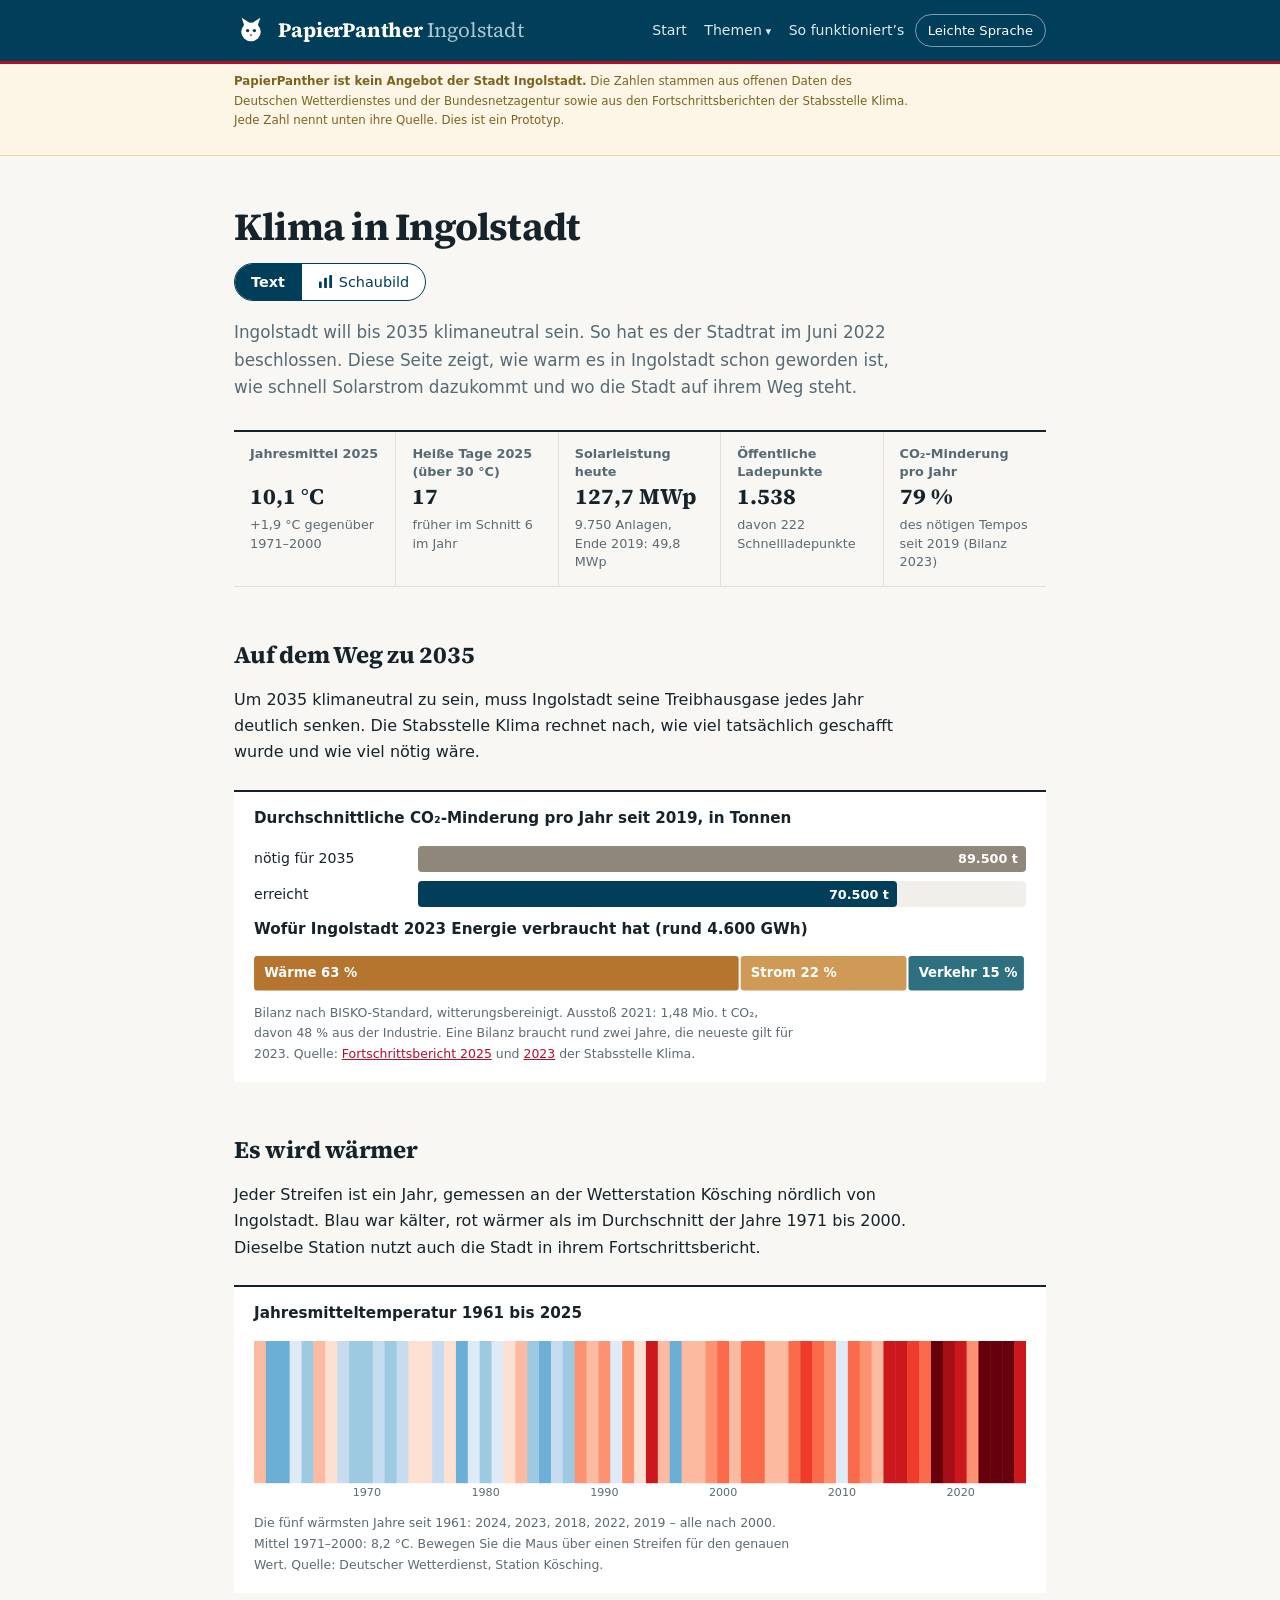
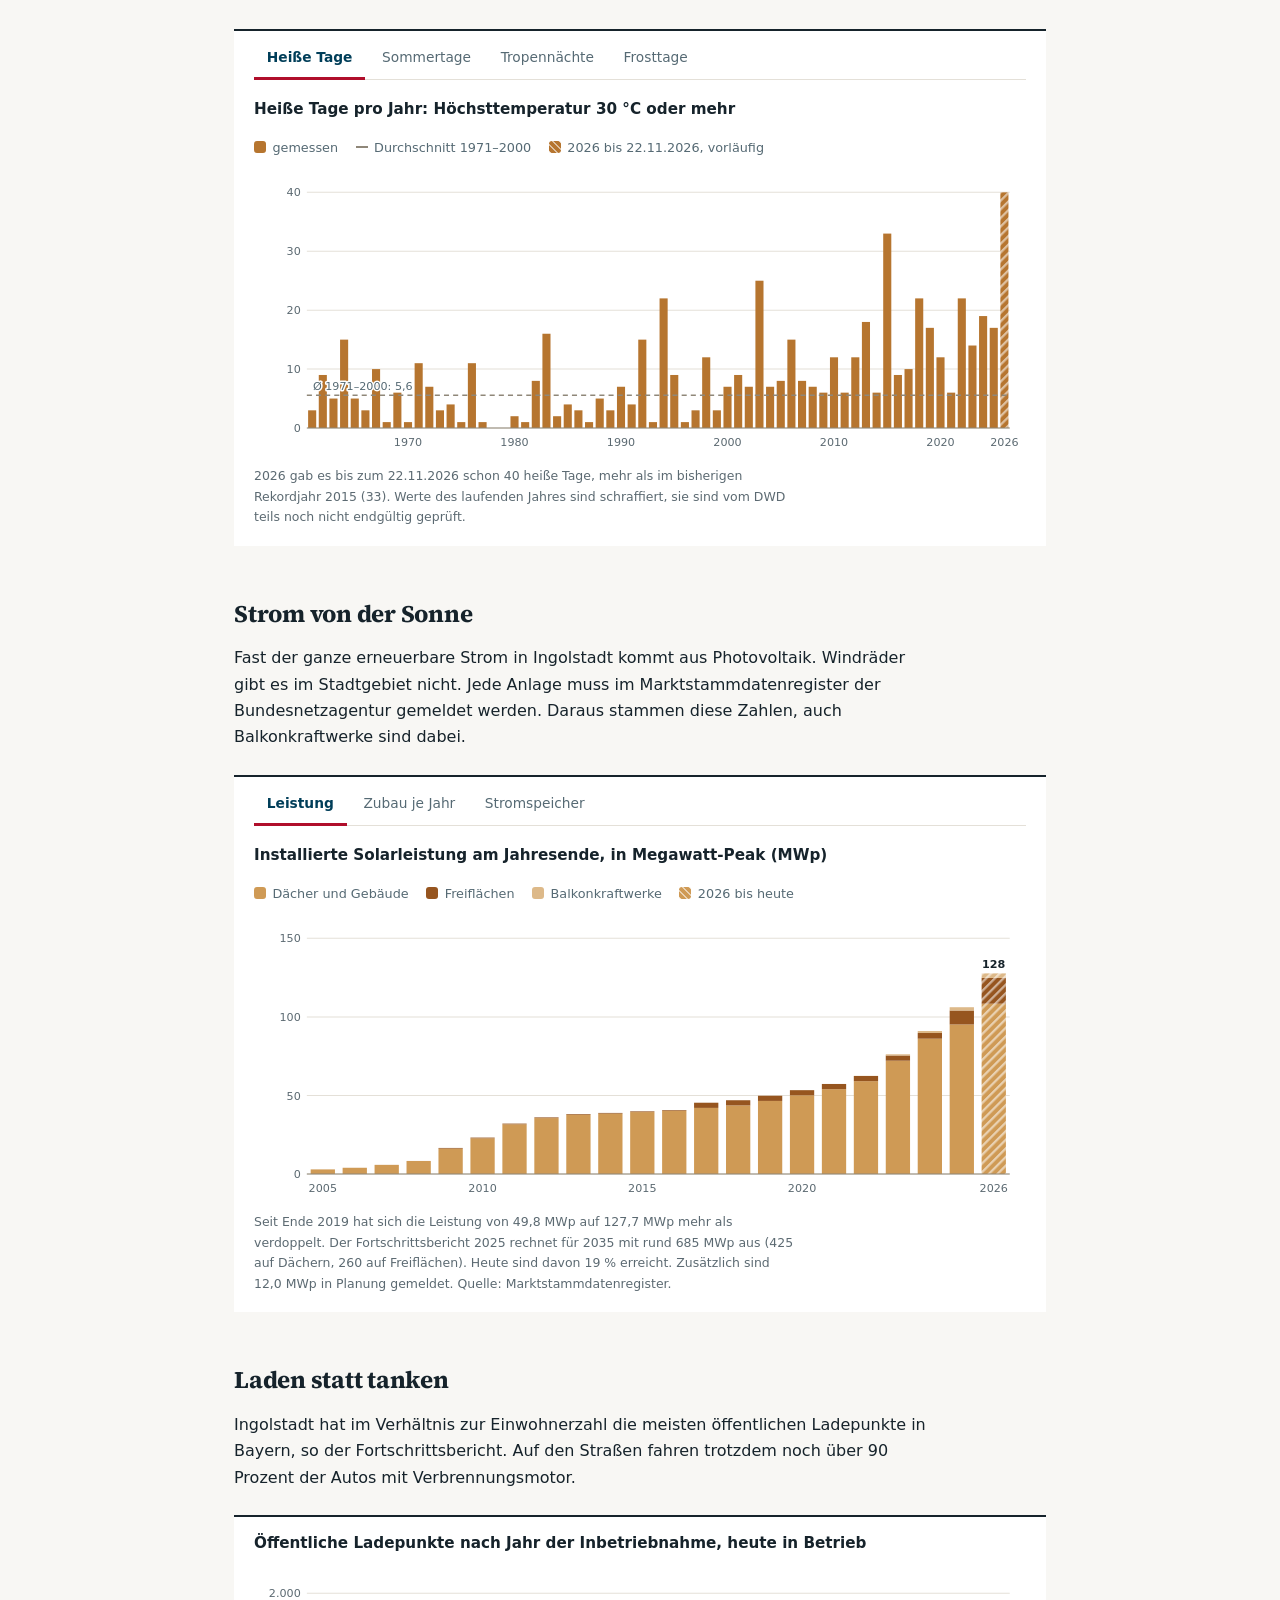
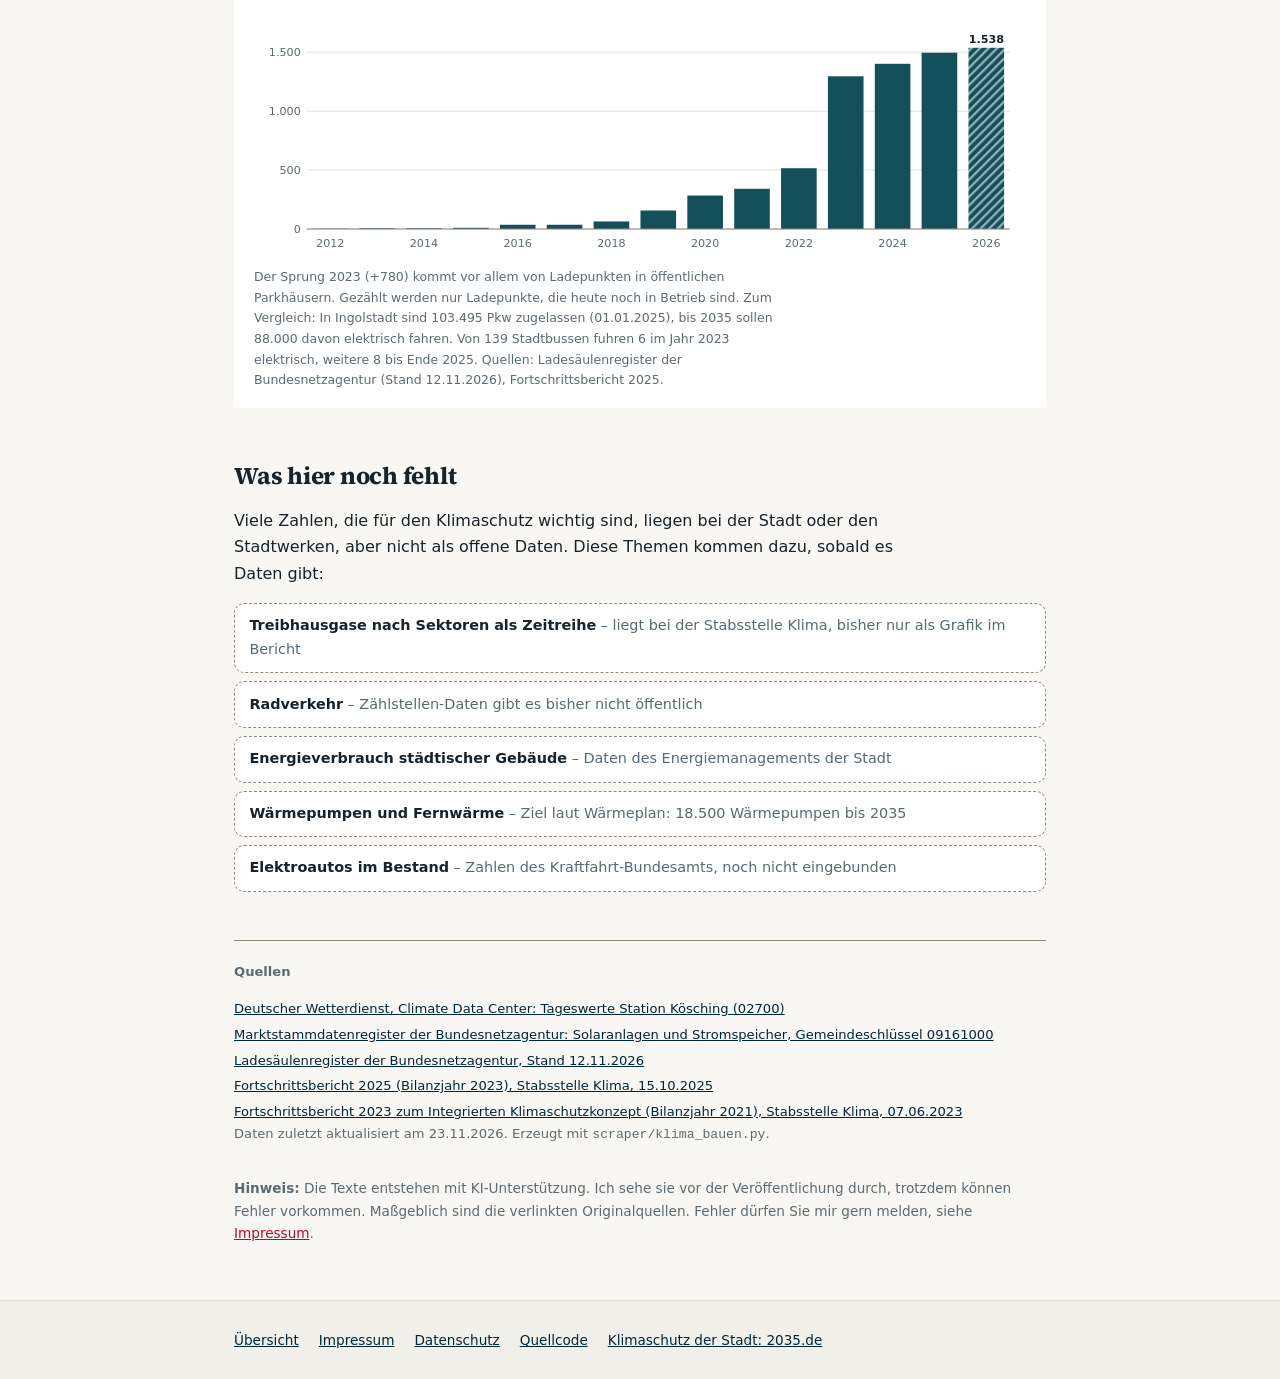
<file: klima.html>
<!DOCTYPE html>
<html lang="de">
<head>
<meta charset="UTF-8">
<meta name="viewport" content="width=device-width, initial-scale=1">
<meta http-equiv="Content-Security-Policy" content="default-src 'self'; script-src 'self' 'unsafe-inline'; style-src 'self' 'unsafe-inline'; img-src 'self' data:; connect-src 'self' https://mnkeller.goatcounter.com; base-uri 'self'; form-action 'self'">
<title>Klima in Ingolstadt — PapierPanther</title>
<meta name="description" content="Klima in Ingolstadt in Zahlen: Wie warm es geworden ist, wie viel Solarstrom dazukommt und wo die Stadt auf dem Weg zur Klimaneutralität 2035 steht.">
<meta name="robots" content="index, follow">
<link rel="canonical" href="https://schanzer-papierpanther.de/klima.html">
<meta property="og:type" content="website">
<meta property="og:site_name" content="PapierPanther Ingolstadt">
<meta property="og:url" content="https://schanzer-papierpanther.de/klima.html">
<meta property="og:title" content="Klima in Ingolstadt — PapierPanther">
<meta property="og:description" content="Klima in Ingolstadt in Zahlen: Wie warm es geworden ist, wie viel Solarstrom dazukommt und wo die Stadt auf dem Weg zur Klimaneutralität 2035 steht.">
<meta property="og:image" content="https://schanzer-papierpanther.de/vorschau.png">
<meta property="og:locale" content="de_DE">
<meta name="twitter:card" content="summary">
<meta name="twitter:title" content="Klima in Ingolstadt — PapierPanther">
<meta name="twitter:image" content="https://schanzer-papierpanther.de/vorschau.png">
<link rel="icon" href="data:image/svg+xml,%3Csvg xmlns='http://www.w3.org/2000/svg' viewBox='0 0 64 64'%3E%3Crect width='64' height='64' rx='14' fill='%23003E59'/%3E%3Cg transform='translate%286 8%29 scale%281.3%29'%3E%3Cpath d='M12.6 15 L9 4.5 L18.2 10.4 Z' fill='%23fff'/%3E%3Cpath d='M27.4 15 L31 4.5 L21.8 10.4 Z' fill='%23fff'/%3E%3Cellipse cx='20' cy='21' rx='11.5' ry='11' fill='%23fff'/%3E%3Ccircle cx='16' cy='19.5' r='2' fill='%23003E59'/%3E%3Ccircle cx='24' cy='19.5' r='2' fill='%23003E59'/%3E%3Cpath d='M18.4 24.2l1.6 2.2 1.6-2.2z' fill='%23B00E2B'/%3E%3C/g%3E%3C/svg%3E">
<link rel="preload" href="schrift/source-serif-4-latin-700-normal.woff2" as="font" type="font/woff2" crossorigin>
<link rel="stylesheet" href="schrift.css">
<style>
  :root {
    --primary: #003e59;
    --primary-dark: #00263a;
    --accent: #b00e2b;
    --text: #16232b;
    --text-muted: #566a74;
    --text-faint: #5c6a72;
    --bg: #f8f7f4;
    --bg-warm: #f1efe9;
    --card: #ffffff;
    --border: #e4e0d8;
    --border-strong: #8f8779;
    --warn-bg: #fdf6e7;
    --warn-border: #e8d9b0;
    --warn-tx: #7d6320;
    /* Diagrammfarben: Waerme in den Ockertoenen der Haushaltsseite (Ausgaben),
       Kaelte und Netz in den Petroltoenen (Einnahmen). */
    --heiss: #b6752f;
    --kalt: #2f7080;
    --solar-dach: #cf9a55;
    --solar-frei: #96551f;
    --solar-stecker: #ddb989;
    --speicher: #2f7080;
    --laden: #14505c;
    --soll: #8f8779;
    --font-display: 'Source Serif 4', 'Iowan Old Style', Georgia, serif;
    --font-body: -apple-system, BlinkMacSystemFont, 'Segoe UI', Roboto, system-ui, sans-serif;
    --radius: 10px;
    --shadow: 0 1px 3px rgba(22,35,43,.06), 0 0 0 1px rgba(22,35,43,.04);
  }
  *, *::before, *::after { box-sizing: border-box; margin: 0; padding: 0; }
  html { -webkit-text-size-adjust: 100%; }
  body {
    font-family: var(--font-body); color: var(--text); background: var(--bg);
    line-height: 1.65; font-size: 16px; -webkit-font-smoothing: antialiased;
  }
  .container { max-width: 860px; margin: 0 auto; padding: 0 1.5rem; }
  a { color: var(--accent); }

  .site-header {
    background: var(--primary); border-bottom: 3px solid var(--accent);
    padding: .85rem 0; position: sticky; top: 0; z-index: 50;
  }
  .site-header .container { display: flex; align-items: center; gap: .65rem; flex-wrap: wrap; }
  .logo-mark { flex: none; display: block; }
  .brand {
    font-family: var(--font-display); font-size: 1.28rem; font-weight: 700;
    letter-spacing: -.01em; color: #fff; text-decoration: none;
  }
  .brand span { color: #a9c7d6; font-weight: 400; }
  .header-spacer { margin-left: auto; }
  .btn-zurueck {
    font-size: .82rem; font-weight: 600; text-decoration: none; color: #fff;
    background: none; border: 1px solid rgba(255,255,255,.5); border-radius: 999px;
    padding: .3rem .85rem;
  }
  .btn-zurueck:hover { background: rgba(255,255,255,.14); }
  .btn-leicht {
    font: inherit; font-size: .82rem; cursor: pointer;
    background: none; border: 1px solid rgba(255,255,255,.5); color: #fff;
    padding: .3rem .75rem; border-radius: 999px;
  }
  .btn-leicht:hover { background: rgba(255,255,255,.14); }
  .btn-leicht[aria-pressed="true"] {
    background: #fff; color: var(--primary-dark); border-color: #fff; font-weight: 600;
  }

  main { padding: 3rem 0 3.5rem; }
  h1 {
    font-family: var(--font-display); font-size: clamp(1.75rem, 4.5vw, 2.4rem);
    font-weight: 700; letter-spacing: -.02em; margin-bottom: .5rem;
    /* Ohne eigene Zeilenhoehe erbte die Ueberschrift 1.65 vom Fliesstext und
       zerfiel in zwei weit auseinanderstehende Zeilen. */
    line-height: 1.18; max-width: 30ch; text-wrap: balance;
  }
  .lede { color: var(--text-muted); font-size: 1.05rem; max-width: 62ch; margin-bottom: 1.75rem; }

  .disclaimer {
    background: var(--warn-bg); border-bottom: 1px solid var(--warn-border);
    color: var(--warn-tx); font-size: .74rem; padding: .5rem 0;
  }
  .disclaimer strong { font-weight: 600; }
  .disclaimer p { max-width: 680px; }

  h2 {
    font-family: var(--font-display); font-size: 1.5rem; font-weight: 700;
    margin: 3rem 0 .75rem; letter-spacing: -.01em;
  }
  p { margin-bottom: 1rem; max-width: 68ch; }

  .diagramm {
    /* Weisse Flaeche mit Linie oben wie eine Grafik in der Zeitung, ohne Rahmen
       und Schatten. Auf dem Papiergrau wirkten die Diagramme blass. */
    background: var(--card); border-top: 2px solid var(--text);
    padding: .9rem 1.25rem 1.1rem; margin: 1.5rem 0 2.25rem;
    max-width: 100%; overflow-x: auto;
  }
  .diagramm svg { display: block; width: 100%; height: auto; font-family: var(--font-body); }
  /* Wie auf der Haushaltsseite: Unter ~640px bleibt die Diagrammbreite
     erhalten und der Kasten scrollt waagerecht, statt die Schrift in den
     SVGs unlesbar klein zu skalieren. Die Klimastreifen haben keine Schrift
     im Bild und duerfen mitschrumpfen. */
  @media (max-width: 640px) {
    .diagramm svg { width: 760px; }
    .diagramm svg.streifen { width: 100%; }
  }

  .kennzahlen {
    /* Zahlenleiste wie in der Zeitung statt einzelner Karten: Linie oben,
       feine Trennstriche zwischen den Zahlen (Designrunde 2026-10-26).
       overflow: hidden schneidet den linken Strich der ersten Spalte ab. */
    display: grid; grid-template-columns: repeat(auto-fit, minmax(140px, 1fr));
    gap: 0; margin: 0 0 1rem; border-top: 2px solid var(--text); overflow: hidden;
  }
  .kachel {
    border-left: 1px solid var(--border); border-bottom: 1px solid var(--border);
    margin-left: -1px; padding: .8rem 1rem .9rem;
    min-width: 0; overflow-wrap: break-word; hyphens: auto;
  }
  .kachel p { margin: 0; }
  .kachel-label { font-size: .8rem; font-weight: 600; color: var(--text-muted); line-height: 1.4; min-height: 2.8em; }
  .kachel .kachel-wert {
    font-family: var(--font-display); font-size: 1.4rem; font-weight: 700;
    color: var(--text); line-height: 1.25; margin: .15rem 0 .3rem; white-space: nowrap;
  }
  .kachel-unter { font-size: .8rem; color: var(--text-faint); line-height: 1.45; }
  @media (max-width: 480px) {
    .kennzahlen { grid-template-columns: 1fr 1fr; }
    .kachel { padding: .7rem .75rem .8rem; }
    .kachel .kachel-wert { font-size: 1.2rem; }
    .kachel-label, .kachel-unter { font-size: .74rem; }
  }

  /* Fortschrittsbalken "erreicht vs. noetig" */
  .pfad { margin: .25rem 0 .5rem; }
  .pfad-zeile { display: grid; grid-template-columns: 9.5rem 1fr; align-items: center; gap: .75rem; margin-bottom: .6rem; font-size: .88rem; }
  .pfad-balken { height: 26px; background: var(--bg-warm); border-radius: 4px; position: relative; }
  .pfad-balken span {
    position: absolute; inset: 0 auto 0 0; border-radius: 4px; display: flex; align-items: center;
    justify-content: flex-end; padding-right: .5rem; color: #fff; font-size: .8rem; font-weight: 600;
    white-space: nowrap;
  }
  @media (max-width: 480px) { .pfad-zeile { grid-template-columns: 1fr; gap: .2rem; } }

  .tabs {
    display: flex; flex-wrap: wrap; gap: .25rem; border-bottom: 1px solid var(--border);
    margin: -.4rem 0 1.1rem;
  }
  .tabs [role="tab"] {
    font: inherit; font-size: .86rem; cursor: pointer; background: none; border: none;
    border-bottom: 3px solid transparent; margin-bottom: -1px;
    padding: .45rem .8rem .5rem; color: var(--text-muted);
  }
  .tabs [role="tab"]:hover { color: var(--text); background: var(--bg-warm); }
  .tabs [role="tab"][aria-selected="true"] {
    color: var(--primary); border-bottom-color: var(--accent); font-weight: 600;
  }
  .tabs [role="tab"]:focus-visible { outline: 2px solid var(--accent); outline-offset: -2px; }
  .diagramm-lead { font-size: .92rem; color: var(--text); margin-bottom: 1rem; max-width: 68ch; }
  .legende { display: flex; flex-wrap: wrap; gap: .4rem 1.1rem; font-size: .8rem; color: var(--text-muted); margin-bottom: .75rem; }
  .legende span { display: inline-flex; align-items: center; gap: .4rem; }
  .legende i { display: inline-block; width: 12px; height: 12px; border-radius: 3px; }
  .legende i.plan { background-image: repeating-linear-gradient(45deg, rgba(255,255,255,.55) 0 2px, transparent 2px 5px); }
  .legende i.linie { height: 0; border-radius: 0; border-top: 2px dashed var(--soll); background: none !important; }
  .diagramm-titel { font-size: .95rem; font-weight: 600; color: var(--text); margin-bottom: .9rem; }
  .diagramm-fuss { font-size: .78rem; color: var(--text-faint); margin-top: .75rem; margin-bottom: 0; }
  .achse-text { font-size: 11px; fill: var(--text-faint); }
  .achse-linie { stroke: var(--border-strong); stroke-width: 1; }
  .gitter { stroke: var(--border); stroke-width: 1; }
  .ref-linie { stroke: var(--soll); stroke-width: 1.5; stroke-dasharray: 5 4; }
  /* Heller Rand um die Schrift, damit sie ueber Saeulen lesbar bleibt. */
  .ref-text { font-size: 11px; fill: var(--text-muted); paint-order: stroke; stroke: var(--card); stroke-width: 3px; stroke-linejoin: round; }
  .wert-text { font-size: 11px; fill: var(--text); font-weight: 600; }
  .saeule:hover { opacity: .8; }

  .fehlt-liste { list-style: none; margin: .5rem 0 0; display: grid; gap: .5rem; }
  .fehlt-liste li {
    background: var(--card); border: 1px dashed var(--border-strong); border-radius: var(--radius);
    padding: .65rem .9rem; font-size: .9rem;
  }
  .fehlt-liste strong { font-weight: 600; }
  .fehlt-liste span { color: var(--text-muted); }

  .quellen { font-size: .82rem; color: var(--text-faint); }
  .quellen a { color: var(--primary-dark); }
  .quellen ul { list-style: none; display: grid; gap: .25rem; margin-top: .5rem; }
  .sr-only {
    position: absolute; width: 1px; height: 1px; padding: 0; margin: -1px;
    overflow: hidden; clip: rect(0,0,0,0); white-space: nowrap; border: 0;
  }
  .stand {
    margin-top: 3rem; padding-top: 1.25rem; border-top: 1px solid var(--border-strong);
  }
  .site-footer {
    border-top: 1px solid var(--border); background: var(--bg-warm);
    padding: 1.75rem 0; font-size: .85rem; color: var(--text-muted);
  }
  .site-footer .container { display: flex; gap: 1.25rem; flex-wrap: wrap; }
  .site-footer a { color: var(--primary-dark); }
  a:focus-visible, button:focus-visible { outline: 2px solid var(--accent); outline-offset: 2px; }
  .ladehinweis { color: var(--text-faint); font-size: .9rem; }
</style>
</head>
<body>

<header class="site-header">
  <div class="container">
    <svg class="logo-mark" width="34" height="34" viewBox="0 0 40 40" aria-hidden="true">
      <path d="M12.6 15 L9 4.5 L18.2 10.4 Z" fill="#fff"/>
      <path d="M27.4 15 L31 4.5 L21.8 10.4 Z" fill="#fff"/>
      <ellipse cx="20" cy="21" rx="11.5" ry="11" fill="#fff"/>
      <circle cx="16" cy="19.5" r="2" fill="#003E59"/>
      <circle cx="24" cy="19.5" r="2" fill="#003E59"/>
      <path d="M18.4 24.2l1.6 2.2 1.6-2.2z" fill="#B00E2B"/>
    </svg>
    <a class="brand" href="index.html">PapierPanther <span>Ingolstadt</span></a>
    <button class="btn-leicht" id="btn-leicht" type="button" aria-pressed="false">Leichte Sprache</button>
  </div>
</header>

<div class="disclaimer">
  <div class="container">
    <p id="txt-hinweis"></p>
  </div>
</div>

<main>
  <div class="container">
    <h1 id="txt-h1"></h1>
    <p class="lede" id="txt-lede"></p>

    <div class="kennzahlen" id="kennzahlen" aria-label="Kennzahlen"><p class="ladehinweis">Lade Zahlen …</p></div>

    <section id="ziel">
      <h2 id="txt-ziel-h2"></h2>
      <p id="txt-ziel-p"></p>
      <div class="diagramm" id="diagramm-pfad"><p class="ladehinweis">Lade Diagramm …</p></div>
    </section>

    <section id="klima">
      <h2 id="txt-klima-h2"></h2>
      <p id="txt-klima-p"></p>
      <div class="diagramm" id="diagramm-streifen"><p class="ladehinweis">Lade Diagramm …</p></div>

      <div class="diagramm">
        <div class="tabs" role="tablist" aria-label="Kenntage">
          <button type="button" role="tab" id="tab-heiss" aria-controls="diagramm-heiss" aria-selected="true"><span id="txt-tab-heiss"></span></button>
          <button type="button" role="tab" id="tab-sommer" aria-controls="diagramm-sommer" aria-selected="false" tabindex="-1"><span id="txt-tab-sommer"></span></button>
          <button type="button" role="tab" id="tab-tropen" aria-controls="diagramm-tropen" aria-selected="false" tabindex="-1"><span id="txt-tab-tropen"></span></button>
          <button type="button" role="tab" id="tab-frost" aria-controls="diagramm-frost" aria-selected="false" tabindex="-1"><span id="txt-tab-frost"></span></button>
        </div>
        <div role="tabpanel" id="diagramm-heiss" aria-labelledby="tab-heiss"><p class="ladehinweis">Lade Diagramm …</p></div>
        <div role="tabpanel" id="diagramm-sommer" aria-labelledby="tab-sommer" hidden></div>
        <div role="tabpanel" id="diagramm-tropen" aria-labelledby="tab-tropen" hidden></div>
        <div role="tabpanel" id="diagramm-frost" aria-labelledby="tab-frost" hidden></div>
      </div>
    </section>

    <section id="strom">
      <h2 id="txt-strom-h2"></h2>
      <p id="txt-strom-p"></p>
      <div class="diagramm">
        <div class="tabs" role="tablist" aria-label="Solarstrom">
          <button type="button" role="tab" id="tab-pv-bestand" aria-controls="diagramm-pv-bestand" aria-selected="true"><span id="txt-tab-pv-bestand"></span></button>
          <button type="button" role="tab" id="tab-pv-zubau" aria-controls="diagramm-pv-zubau" aria-selected="false" tabindex="-1"><span id="txt-tab-pv-zubau"></span></button>
          <button type="button" role="tab" id="tab-speicher" aria-controls="diagramm-speicher" aria-selected="false" tabindex="-1"><span id="txt-tab-speicher"></span></button>
        </div>
        <div role="tabpanel" id="diagramm-pv-bestand" aria-labelledby="tab-pv-bestand"><p class="ladehinweis">Lade Diagramm …</p></div>
        <div role="tabpanel" id="diagramm-pv-zubau" aria-labelledby="tab-pv-zubau" hidden></div>
        <div role="tabpanel" id="diagramm-speicher" aria-labelledby="tab-speicher" hidden></div>
      </div>
    </section>

    <section id="mobilitaet">
      <h2 id="txt-mob-h2"></h2>
      <p id="txt-mob-p"></p>
      <div class="diagramm" id="diagramm-laden"><p class="ladehinweis">Lade Diagramm …</p></div>
    </section>

    <section id="fehlt">
      <h2 id="txt-fehlt-h2"></h2>
      <p id="txt-fehlt-p"></p>
      <ul class="fehlt-liste" id="fehlt-liste"></ul>
    </section>

    <div class="stand quellen" id="quellen-block"><p>Lade Quellenangaben …</p></div>
  </div>
</main>

<footer class="site-footer">
  <div class="container">
    <a href="index.html">Übersicht</a>
    <a href="impressum.html">Impressum</a>
    <a href="datenschutz.html">Datenschutz</a>
    <a href="https://github.com/mnkeller/papierpanther" rel="noopener noreferrer" target="_blank">Quellcode<span class="sr-only"> (öffnet in neuem Tab)</span></a>
    <a href="https://2035.de/" rel="noopener noreferrer" target="_blank">Klimaschutz der Stadt: 2035.de<span class="sr-only"> (öffnet in neuem Tab)</span></a>
  </div>
</footer>

<script src="data/klima.js"></script>
<script>
(function () {
  "use strict";
  var D = window.KLIMA_DATEN;
  if (!D) {
    document.querySelectorAll(".ladehinweis").forEach(function (el) {
      el.textContent = "Klimadaten konnten nicht geladen werden.";
    });
    return;
  }
  var B = D.bericht;

  /* ---------------- Formatierung ---------------- */
  function zahl(n, stellen) {
    return new Intl.NumberFormat("de-DE", {
      minimumFractionDigits: stellen || 0, maximumFractionDigits: stellen || 0,
    }).format(n);
  }
  function vz(n, stellen) { return (n > 0 ? "+" : n < 0 ? "−" : "±") + zahl(Math.abs(n), stellen); }
  function mwp(kw) { return zahl(kw / 1000, 1) + " MWp"; }
  function svgEl(tag, attrs, kinder) {
    var el = document.createElementNS("http://www.w3.org/2000/svg", tag);
    for (var k in attrs) el.setAttribute(k, attrs[k]);
    (kinder || []).forEach(function (kind) { el.appendChild(kind); });
    return el;
  }
  function text(x, y, inhalt, klasse, anker) {
    var t = svgEl("text", { x: x, y: y, class: klasse || "" });
    if (anker) t.setAttribute("text-anchor", anker);
    t.textContent = inhalt;
    return t;
  }
  function titel(inhalt) { var t = svgEl("title", {}); t.textContent = inhalt; return t; }
  function runderSchritt(maxWert) {
    var basis = Math.pow(10, Math.floor(Math.log10(maxWert / 5)));
    var faktoren = [1, 2, 2.5, 5, 10];
    for (var i = 0; i < faktoren.length; i++) {
      if (maxWert / (faktoren[i] * basis) <= 5) return faktoren[i] * basis;
    }
    return 10 * basis;
  }
  function absatz(klasse, inhalt) {
    var p = document.createElement("p");
    p.className = klasse;
    p.innerHTML = inhalt;
    return p;
  }
  function legende(eintraege) {
    var div = document.createElement("div");
    div.className = "legende";
    eintraege.forEach(function (e) {
      var span = document.createElement("span");
      var i = document.createElement("i");
      if (e.farbe) i.style.backgroundColor = e.farbe;
      if (e.klasse) i.className = e.klasse;
      span.appendChild(i);
      span.appendChild(document.createTextNode(e.text));
      div.appendChild(span);
    });
    return div;
  }
  function farbe(name) { return getComputedStyle(document.documentElement).getPropertyValue(name).trim(); }
  function schraffur(id, f) {
    return svgEl("pattern", { id: id, width: 6, height: 6, patternUnits: "userSpaceOnUse",
      patternTransform: "rotate(45)" }, [
      svgEl("rect", { width: 6, height: 6, fill: f }),
      svgEl("rect", { width: 2.2, height: 6, fill: "rgba(255,255,255,.55)" }),
    ]);
  }

  /* ---------------- Daten vorbereiten ---------------- */
  var klimaJahre = D.klima.jahre;
  var REF = D.klima.referenz;
  var volle = klimaJahre.filter(function (z) { return z.vollstaendig; });
  var letztesVolles = volle[volle.length - 1];
  var laufend = klimaJahre[klimaJahre.length - 1].vollstaendig ? null : klimaJahre[klimaJahre.length - 1];
  var solar = D.solar.reihe;
  var solarJetzt = solar[solar.length - 1];
  var speicher = D.speicher.reihe;
  var speicherJetzt = speicher[speicher.length - 1];
  var aktuellesJahr = solarJetzt.jahr;

  /* ---------------- Leichte Sprache ---------------- */
  var LS_KEY_LEICHT = "papierpanther-leichte-sprache";
  var leicht = false;
  try { leicht = localStorage.getItem(LS_KEY_LEICHT) === "1"; } catch (err) { /* Storage kann gesperrt sein */ }
  function t(normal, leichtText) { return leicht ? leichtText : normal; }

  var TEXTE = {
    "hinweis": {
      n: "<strong>PapierPanther ist kein Angebot der Stadt Ingolstadt.</strong> " +
        "Die Zahlen stammen aus offenen Daten des Deutschen Wetterdienstes und der " +
        "Bundesnetzagentur sowie aus den Fortschrittsberichten der Stabsstelle Klima. " +
        "Jede Zahl nennt unten ihre Quelle. Dies ist ein Prototyp.",
      l: "<strong>PapierPanther ist kein Angebot der Stadt Ingolstadt.</strong> " +
        "Die Zahlen kommen aus offenen Daten. Zum Beispiel vom Wetter-Dienst. " +
        "Unten auf der Seite steht, woher jede Zahl kommt. Die Seite ist noch ein Test.",
    },
    "h1": { n: "Klima in Ingolstadt", l: "Klima in Ingolstadt" },
    "lede": {
      n: "Ingolstadt will bis 2035 klimaneutral sein. So hat es der Stadtrat im Juni 2022 " +
        "beschlossen. Diese Seite zeigt, wie warm es in Ingolstadt schon geworden ist, " +
        "wie schnell Solarstrom dazukommt und wo die Stadt auf ihrem Weg steht.",
      l: "Ingolstadt will bis zum Jahr 2035 klima-neutral sein. Das heißt: Die Stadt " +
        "soll dann fast keine schädlichen Gase mehr ausstoßen. Diese Seite zeigt: " +
        "Wie warm ist es geworden? Wie viel Strom kommt von der Sonne? Ist die Stadt auf einem guten Weg?",
    },
    "ziel-h2": { n: "Auf dem Weg zu 2035", l: "Der Weg bis 2035" },
    "ziel-p": {
      n: "Um 2035 klimaneutral zu sein, muss Ingolstadt seine Treibhausgase jedes Jahr " +
        "deutlich senken. Die Stabsstelle Klima rechnet nach, wie viel tatsächlich " +
        "geschafft wurde und wie viel nötig wäre.",
      l: "Treibhaus-Gase machen das Klima wärmer. Ingolstadt muss davon jedes Jahr " +
        "weniger ausstoßen. Die Stadt rechnet nach: Wie viel weniger war es wirklich? " +
        "Und wie viel weniger müsste es sein?",
    },
    "klima-h2": { n: "Es wird wärmer", l: "Es wird wärmer" },
    "klima-p": {
      n: "Jeder Streifen ist ein Jahr, gemessen an der Wetterstation Kösching nördlich " +
        "von Ingolstadt. Blau war kälter, rot wärmer als im Durchschnitt der Jahre " +
        REF.von + " bis " + REF.bis + ". Dieselbe Station nutzt auch die Stadt in ihrem Fortschrittsbericht.",
      l: "Jeder Streifen ist ein Jahr. Blau heißt: Das Jahr war kälter als früher. " +
        "Rot heißt: Das Jahr war wärmer als früher. Früher heißt hier: die Jahre " +
        REF.von + " bis " + REF.bis + ". Gemessen wird in Kösching, gleich neben Ingolstadt.",
    },
    "tab-heiss": { n: "Heiße Tage", l: "Heiße Tage" },
    "tab-sommer": { n: "Sommertage", l: "Sommer-Tage" },
    "tab-tropen": { n: "Tropennächte", l: "Tropen-Nächte" },
    "tab-frost": { n: "Frosttage", l: "Frost-Tage" },
    "strom-h2": { n: "Strom von der Sonne", l: "Strom von der Sonne" },
    "strom-p": {
      n: "Fast der ganze erneuerbare Strom in Ingolstadt kommt aus Photovoltaik. " +
        "Windräder gibt es im Stadtgebiet nicht. Jede Anlage muss im " +
        "Marktstammdatenregister der Bundesnetzagentur gemeldet werden. Daraus " +
        "stammen diese Zahlen, auch Balkonkraftwerke sind dabei.",
      l: "Solar-Anlagen machen Strom aus Sonnen-Licht. In Ingolstadt kommt fast der " +
        "ganze grüne Strom von Solar-Anlagen. Jede Anlage muss beim Staat gemeldet " +
        "werden. Daher kennen wir die Zahlen. Auch kleine Anlagen am Balkon zählen mit.",
    },
    "tab-pv-bestand": { n: "Leistung", l: "Leistung" },
    "tab-pv-zubau": { n: "Zubau je Jahr", l: "Neu pro Jahr" },
    "tab-speicher": { n: "Stromspeicher", l: "Strom-Speicher" },
    "mob-h2": { n: "Laden statt tanken", l: "Strom tanken" },
    "mob-p": {
      n: "Ingolstadt hat im Verhältnis zur Einwohnerzahl die meisten öffentlichen " +
        "Ladepunkte in Bayern, so der Fortschrittsbericht. Auf den Straßen fahren " +
        "trotzdem noch über 90 Prozent der Autos mit Verbrennungsmotor.",
      l: "Elektro-Autos tanken Strom an Lade-Säulen. Ingolstadt hat viele Lade-Säulen. " +
        "Aber die meisten Autos fahren noch mit Benzin oder Diesel.",
    },
    "fehlt-h2": { n: "Was hier noch fehlt", l: "Was noch fehlt" },
    "fehlt-p": {
      n: "Viele Zahlen, die für den Klimaschutz wichtig sind, liegen bei der Stadt oder " +
        "den Stadtwerken, aber nicht als offene Daten. Diese Themen kommen dazu, " +
        "sobald es Daten gibt:",
      l: "Manche Zahlen sind noch nicht öffentlich. Diese Themen kommen später dazu:",
    },
  };

  function texteAnwenden() {
    Object.keys(TEXTE).forEach(function (id) {
      var el = document.getElementById("txt-" + id);
      if (el) el.innerHTML = TEXTE[id][leicht ? "l" : "n"];
    });
    baueKennzahlen();
    bauePfad();
    baueStreifen();
    baueKenntage();
    bauePV();
    baueLaden();
    baueFehlt();
    baueQuellen();
  }

  /* ---------------- Kennzahlen ---------------- */
  function baueKennzahlen() {
    var thg = B.thg;
    var kacheln = [
      {
        label: t("Jahresmittel " + letztesVolles.jahr, "So warm war " + letztesVolles.jahr),
        wert: zahl(letztesVolles.mitteltemperatur, 1) + " °C",
        unter: t(vz(letztesVolles.abweichung, 1) + " °C gegenüber " + REF.von + "–" + REF.bis,
          zahl(letztesVolles.abweichung, 1) + " Grad wärmer als früher"),
      },
      {
        label: t("Heiße Tage " + letztesVolles.jahr + " (über 30 °C)", "Heiße Tage " + letztesVolles.jahr),
        wert: zahl(letztesVolles.heisse_tage),
        unter: t("früher im Schnitt " + zahl(REF.heisse_tage, 0) + " im Jahr",
          "Früher waren es " + zahl(REF.heisse_tage, 0) + " im Jahr"),
      },
      {
        label: t("Solarleistung heute", "Strom von der Sonne"),
        wert: mwp(solarJetzt.bestand_kw),
        unter: t(zahl(solarJetzt.bestand_anzahl) + " Anlagen, Ende 2019: " + mwp(solar.filter(function (z) { return z.jahr === 2019; })[0].bestand_kw),
          zahl(solarJetzt.bestand_anzahl) + " Anlagen"),
      },
      {
        label: t("Öffentliche Ladepunkte", "Lade-Punkte für E-Autos"),
        wert: zahl(D.laden.ladepunkte),
        unter: t("davon " + zahl(D.laden.schnell) + " Schnellladepunkte", "Davon " + zahl(D.laden.schnell) + " schnelle"),
      },
      {
        label: t("CO₂-Minderung pro Jahr", "Weniger CO₂ pro Jahr"),
        wert: Math.round(thg.reduktion_erreicht_t_pro_jahr / thg.reduktion_erforderlich_t_pro_jahr * 100) + " %",
        unter: t("des nötigen Tempos seit 2019 (Bilanz 2023)", "von dem, was nötig wäre"),
      },
    ];
    var el = document.getElementById("kennzahlen");
    el.innerHTML = "";
    kacheln.forEach(function (k) {
      var d = document.createElement("div");
      d.className = "kachel";
      d.appendChild(absatz("kachel-label", k.label));
      d.appendChild(absatz("kachel-wert", k.wert));
      d.appendChild(absatz("kachel-unter", k.unter));
      el.appendChild(d);
    });
  }

  /* ---------------- Reduktionspfad ---------------- */
  function bauePfad() {
    var el = document.getElementById("diagramm-pfad");
    var thg = B.thg;
    el.innerHTML = "";
    el.appendChild(absatz("diagramm-titel", t(
      "Durchschnittliche CO₂-Minderung pro Jahr seit 2019, in Tonnen",
      "So viel weniger CO₂ pro Jahr, in Tonnen")));
    var max = thg.reduktion_erforderlich_t_pro_jahr;
    var pfad = document.createElement("div");
    pfad.className = "pfad";
    [
      { label: t("nötig für 2035", "nötig"), wert: thg.reduktion_erforderlich_t_pro_jahr, farbe: farbe("--soll") },
      { label: t("erreicht", "geschafft"), wert: thg.reduktion_erreicht_t_pro_jahr, farbe: farbe("--primary") },
    ].forEach(function (z) {
      var zeile = document.createElement("div");
      zeile.className = "pfad-zeile";
      var l = document.createElement("span");
      l.textContent = z.label;
      var b = document.createElement("div");
      b.className = "pfad-balken";
      var s = document.createElement("span");
      s.style.width = (z.wert / max * 100) + "%";
      s.style.background = z.farbe;
      s.textContent = zahl(z.wert) + " t";
      b.appendChild(s);
      zeile.appendChild(l);
      zeile.appendChild(b);
      pfad.appendChild(zeile);
    });
    el.appendChild(pfad);

    var e = B.endenergie;
    var gesamt = e.gwh.reduce(function (s, x) { return s + x.gwh; }, 0);
    el.appendChild(absatz("diagramm-titel", t(
      "Wofür Ingolstadt " + e.jahr + " Energie verbraucht hat (rund " + zahl(gesamt) + " GWh)",
      "Wofür die Stadt " + e.jahr + " Energie gebraucht hat")));
    var farben = [farbe("--heiss"), farbe("--solar-dach"), farbe("--kalt")];
    var W = 760, H = 34;
    var svg = svgEl("svg", { viewBox: "0 0 " + W + " " + H, role: "img",
      "aria-label": e.gwh.map(function (x) { return x.sektor + " " + zahl(x.gwh) + " GWh"; }).join(", ") });
    var x = 0;
    e.gwh.forEach(function (s, i) {
      var b = s.gwh / gesamt * W;
      svg.appendChild(svgEl("rect", { x: x, y: 0, width: Math.max(b - 2, 1), height: H, rx: 3, fill: farben[i] },
        [titel(s.sektor + ": " + zahl(s.gwh) + " GWh")]));
      var tx = text(x + 10, H / 2 + 4, s.sektor + " " + Math.round(s.gwh / gesamt * 100) + " %", "", "start");
      tx.setAttribute("fill", "#fff");
      tx.setAttribute("font-size", "13");
      tx.setAttribute("font-weight", "600");
      svg.appendChild(tx);
      x += b;
    });
    el.appendChild(svg);

    var w = thg.werte;
    el.appendChild(absatz("diagramm-fuss", t(
      "Bilanz nach BISKO-Standard, witterungsbereinigt. Ausstoß " + w[w.length - 1].jahr + ": " +
      zahl(w[w.length - 1].t_co2 / 1e6, 2) + " Mio. t CO₂, davon " + thg.anteil_industrie_2021 +
      " % aus der Industrie. Eine Bilanz braucht rund zwei Jahre, die neueste gilt für " + e.jahr +
      ". Quelle: <a href=\"" + B.berichte["2025"].url + "\">Fortschrittsbericht 2025</a> und " +
      "<a href=\"" + B.berichte["2023"].url + "\">2023</a> der Stabsstelle Klima.",
      "Fast die Hälfte vom CO₂ kommt aus der Industrie. Die Zahlen sind immer etwa zwei Jahre alt. " +
      "Quelle: <a href=\"" + B.berichte["2025"].url + "\">Bericht der Stadt</a>.")));
  }

  /* ---------------- Klimastreifen ---------------- */
  var STREIFEN_FARBEN = ["#08306b", "#08519c", "#2171b5", "#4292c6", "#6baed6", "#9ecae1", "#c6dbef", "#deebf7",
    "#fee0d2", "#fcbba1", "#fc9272", "#fb6a4a", "#ef3b2c", "#cb181d", "#a50f15", "#67000d"];
  function streifenFarbe(abw) {
    // 0,35 °C je Farbstufe: ±2,8 °C deckt die ganze Skala ab.
    var i = Math.floor(abw / 0.35) + 8;
    return STREIFEN_FARBEN[Math.max(0, Math.min(STREIFEN_FARBEN.length - 1, i))];
  }
  function baueStreifen() {
    var el = document.getElementById("diagramm-streifen");
    el.innerHTML = "";
    el.appendChild(absatz("diagramm-titel", t(
      "Jahresmitteltemperatur " + volle[0].jahr + " bis " + letztesVolles.jahr,
      "Jedes Jahr ein Streifen, von " + volle[0].jahr + " bis " + letztesVolles.jahr)));
    var W = 760, H = 140, unten = 18;
    var b = W / volle.length;
    var svg = svgEl("svg", { viewBox: "0 0 " + W + " " + (H + unten), class: "streifen", role: "img",
      "aria-label": t("Klimastreifen: die Jahre werden von links nach rechts deutlich röter, also wärmer.",
        "Die Streifen werden nach rechts immer röter. Das heißt: Es wird wärmer.") });
    volle.forEach(function (z, i) {
      svg.appendChild(svgEl("rect", { x: i * b, y: 0, width: b + 0.5, height: H, fill: streifenFarbe(z.abweichung) },
        [titel(z.jahr + ": " + zahl(z.mitteltemperatur, 1) + " °C (" + vz(z.abweichung, 1) + " °C)")]));
      if (z.jahr % 10 === 0) svg.appendChild(text(i * b + b / 2, H + 13, String(z.jahr), "achse-text", "middle"));
    });
    el.appendChild(svg);
    var waermste = volle.slice().sort(function (a, b) { return b.mitteltemperatur - a.mitteltemperatur; }).slice(0, 5)
      .map(function (z) { return z.jahr; });
    var seit2000 = waermste.filter(function (j) { return j >= 2000; }).length;
    el.appendChild(absatz("diagramm-fuss", t(
      "Die fünf wärmsten Jahre seit " + volle[0].jahr + ": " + waermste.join(", ") +
      (seit2000 === 5 ? " – alle nach 2000." : ".") + " Mittel " + REF.von + "–" + REF.bis + ": " +
      zahl(REF.mitteltemperatur, 1) + " °C. Bewegen Sie die Maus über einen Streifen für den genauen Wert. " +
      "Quelle: Deutscher Wetterdienst, Station " + D.klima.station + ".",
      "Die wärmsten Jahre waren " + waermste.join(", ") + ". Früher war es im Jahr im Schnitt " +
      zahl(REF.mitteltemperatur, 1) + " Grad warm.")));
  }

  /* ---------------- Saeulendiagramm (gestapelt) ----------------
     reihe: [{jahr, werte: [..], vorlaeufig}], serien: [{name, farbe}]
     optional: referenz {wert, text}, ziel {wert, text}, einheit, format */
  function saeulen(opts) {
    var W = 760, H = 280, L = 52, R = 16, O = 22, U = 26;
    var innenB = W - L - R, innenH = H - O - U;
    var reihe = opts.reihe;
    var summen = reihe.map(function (z) { return z.werte.reduce(function (s, w) { return s + w; }, 0); });
    var maxWert = Math.max.apply(null, summen.concat([opts.referenz ? opts.referenz.wert : 0, opts.ziel ? opts.ziel.wert : 0])) || 1;
    var schritt = runderSchritt(maxWert);
    var achsenMax = Math.ceil(maxWert / schritt) * schritt;
    var fmt = opts.format || function (w) { return zahl(w); };
    function py(w) { return O + innenH - (w / achsenMax) * innenH; }
    var b = innenB / reihe.length;
    var svg = svgEl("svg", { viewBox: "0 0 " + W + " " + H, role: "img", "aria-label": opts.aria || "" });
    var defs = svgEl("defs", {});
    opts.serien.forEach(function (s, i) { defs.appendChild(schraffur(opts.id + "-v" + i, s.farbe)); });
    svg.appendChild(defs);
    for (var w = 0; w <= achsenMax + 1e-9; w += schritt) {
      svg.appendChild(svgEl("line", { x1: L, x2: W - R, y1: py(w), y2: py(w), class: "gitter" }));
      svg.appendChild(text(L - 6, py(w) + 4, fmt(w), "achse-text", "end"));
    }
    var beschriftungsAbstand = reihe.length > 40 ? 10 : reihe.length > 15 ? 5 : reihe.length > 8 ? 2 : 1;
    reihe.forEach(function (z, i) {
      var x = L + i * b;
      var y = py(0);
      var gruppe = svgEl("g", { class: "saeule" });
      z.werte.forEach(function (wert, n) {
        var h = (wert / achsenMax) * innenH;
        if (h <= 0) return;
        y -= h;
        gruppe.appendChild(svgEl("rect", { x: x + b * 0.12, y: y, width: b * 0.76, height: h,
          fill: z.vorlaeufig ? "url(#" + opts.id + "-v" + n + ")" : opts.serien[n].farbe }));
      });
      gruppe.appendChild(titel(z.jahr + (z.vorlaeufig ? " (bis " + z.bis + ", vorläufig)" : "") + ": " +
        opts.serien.map(function (s, n) { return (opts.serien.length > 1 ? s.name + " " : "") + fmt(z.werte[n]) + (opts.einheit ? " " + opts.einheit : ""); }).join(", ")));
      svg.appendChild(gruppe);
      var letzte = i === reihe.length - 1;
      var nahAmEnde = !letzte && reihe.length - 1 - i < Math.max(2, beschriftungsAbstand / 2);
      if ((z.jahr % beschriftungsAbstand === 0 && !nahAmEnde) || letzte) {
        svg.appendChild(text(x + b / 2, H - 8, String(z.jahr), "achse-text", "middle"));
      }
    });
    if (opts.wertLetzte) {
      var li = reihe.length - 1;
      svg.appendChild(text(L + li * b + b / 2, py(summen[li]) - 5, fmt(summen[li]), "wert-text", "middle"));
    }
    [opts.referenz, opts.ziel].forEach(function (r) {
      if (!r) return;
      svg.appendChild(svgEl("line", { x1: L, x2: W - R, y1: py(r.wert), y2: py(r.wert), class: "ref-linie" }));
      svg.appendChild(text(L + 6, py(r.wert) - 5, r.text, "ref-text", "start"));
    });
    svg.appendChild(svgEl("line", { x1: L, x2: W - R, y1: py(0), y2: py(0), class: "achse-linie" }));
    return svg;
  }

  /* ---------------- Kenntage ---------------- */
  var KENNTAGE = [
    { id: "heiss", feld: "heisse_tage", farbe: "--heiss",
      n: "Heiße Tage pro Jahr: Höchsttemperatur 30 °C oder mehr", l: "Heiße Tage: 30 Grad oder mehr" },
    { id: "sommer", feld: "sommertage", farbe: "--heiss",
      n: "Sommertage pro Jahr: Höchsttemperatur 25 °C oder mehr", l: "Sommer-Tage: 25 Grad oder mehr" },
    { id: "tropen", feld: "tropennaechte", farbe: "--accent",
      n: "Tropennächte pro Jahr: Tiefsttemperatur nicht unter 20 °C", l: "Tropen-Nächte: Auch nachts 20 Grad oder mehr" },
    { id: "frost", feld: "frosttage", farbe: "--kalt",
      n: "Frosttage pro Jahr: Tiefsttemperatur unter 0 °C", l: "Frost-Tage: Nachts unter 0 Grad" },
  ];
  function baueKenntage() {
    KENNTAGE.forEach(function (k) {
      var el = document.getElementById("diagramm-" + k.id);
      el.innerHTML = "";
      el.appendChild(absatz("diagramm-titel", t(k.n, k.l)));
      var reihe = klimaJahre.map(function (z) {
        return { jahr: z.jahr, werte: [z[k.feld]], vorlaeufig: !z.vollstaendig, bis: z.bis };
      });
      el.appendChild(legende([
        { farbe: farbe(k.farbe), text: t("gemessen", "gemessen") },
        { klasse: "linie", text: t("Durchschnitt " + REF.von + "–" + REF.bis, "Durchschnitt früher") },
      ].concat(laufend ? [{ farbe: farbe(k.farbe), klasse: "plan", text: t(laufend.jahr + " bis " + laufend.bis + ", vorläufig", laufend.jahr + " bis jetzt") }] : [])));
      el.appendChild(saeulen({
        id: k.id, reihe: reihe, serien: [{ name: k.n, farbe: farbe(k.farbe) }],
        referenz: { wert: REF[k.feld], text: "Ø " + REF.von + "–" + REF.bis + ": " + zahl(REF[k.feld], 1) },
        einheit: "Tage", aria: k.n,
      }));
      if (k.id === "heiss") {
        var rekord = volle.slice().sort(function (a, b) { return b.heisse_tage - a.heisse_tage; })[0];
        var neuerRekord = laufend && laufend.heisse_tage > rekord.heisse_tage;
        el.appendChild(absatz("diagramm-fuss", t(
          (neuerRekord
            ? laufend.jahr + " gab es bis zum " + laufend.bis + " schon " + laufend.heisse_tage +
              " heiße Tage, mehr als im bisherigen Rekordjahr " + rekord.jahr + " (" + rekord.heisse_tage + "). "
            : "Rekord: " + rekord.jahr + " mit " + rekord.heisse_tage + " heißen Tagen. ") +
          "Werte des laufenden Jahres sind schraffiert, sie sind vom DWD teils noch nicht endgültig geprüft.",
          (neuerRekord ? "Dieses Jahr gab es schon " + laufend.heisse_tage + " heiße Tage. So viele wie nie zuvor. "
            : "Die meisten heißen Tage gab es " + rekord.jahr + ". ") + "Gestreifte Säulen: Das Jahr ist noch nicht vorbei.")));
      }
    });
  }

  /* ---------------- Photovoltaik und Speicher ---------------- */
  function bauePV() {
    var ab = 2005;
    var pvReihe = solar.filter(function (z) { return z.jahr >= ab; });
    var serien = [
      { name: t("Dächer und Gebäude", "Auf Dächern"), farbe: farbe("--solar-dach"), feld: "dach" },
      { name: t("Freiflächen", "Auf Feldern"), farbe: farbe("--solar-frei"), feld: "freiflaeche" },
      { name: t("Balkonkraftwerke", "Am Balkon"), farbe: farbe("--solar-stecker"), feld: "stecker" },
    ];
    function mw(w) { return zahl(w / 1000, w < 10000 && w > 0 ? 1 : 0); }
    var leg = function () {
      return legende(serien.map(function (s) { return { farbe: s.farbe, text: s.name }; })
        .concat([{ farbe: serien[0].farbe, klasse: "plan", text: t(aktuellesJahr + " bis heute", "Dieses Jahr bis jetzt") }]));
    };

    var el = document.getElementById("diagramm-pv-bestand");
    el.innerHTML = "";
    el.appendChild(absatz("diagramm-titel", t("Installierte Solarleistung am Jahresende, in Megawatt-Peak (MWp)",
      "So viel Solar-Strom können die Anlagen machen, in Megawatt")));
    el.appendChild(leg());
    el.appendChild(saeulen({
      id: "pvb", serien: serien, format: mw, einheit: "MWp", wertLetzte: true,
      reihe: pvReihe.map(function (z) {
        return { jahr: z.jahr, werte: serien.map(function (s) { return z["bestand_kw_" + s.feld]; }),
          vorlaeufig: z.jahr === aktuellesJahr, bis: "heute" };
      }),
      aria: t("Solarleistung steigt von " + mwp(pvReihe[0].bestand_kw) + " auf " + mwp(solarJetzt.bestand_kw),
        "Die Solar-Leistung steigt stark an"),
    }));
    var ziel = (B.strom.pv_ziel_2035_dach_kwp || 0) + (B.strom.pv_ziel_2035_freiflaeche_kwp || 0);
    var z2019 = solar.filter(function (z) { return z.jahr === 2019; })[0];
    el.appendChild(absatz("diagramm-fuss", t(
      "Seit Ende 2019 hat sich die Leistung von " + mwp(z2019.bestand_kw) + " auf " + mwp(solarJetzt.bestand_kw) +
      " mehr als verdoppelt. " +
      (ziel ? "Der Fortschrittsbericht 2025 rechnet für 2035 mit rund " + zahl(ziel / 1000) +
        " MWp aus (" + zahl(B.strom.pv_ziel_2035_dach_kwp / 1000) + " auf Dächern, " +
        zahl(B.strom.pv_ziel_2035_freiflaeche_kwp / 1000) + " auf Freiflächen). Heute sind davon " +
        Math.round(solarJetzt.bestand_kw / ziel * 100) + " % erreicht. " : "") +
      "Zusätzlich sind " + mwp(D.solar.in_planung_kw) + " in Planung gemeldet. Quelle: Marktstammdatenregister.",
      "Seit 2019 hat sich die Solar-Leistung mehr als verdoppelt. Bis 2035 soll sie noch viel größer werden.")));

    el = document.getElementById("diagramm-pv-zubau");
    el.innerHTML = "";
    el.appendChild(absatz("diagramm-titel", t("Neu in Betrieb genommene Solarleistung je Jahr, in Kilowatt-Peak (kWp)",
      "So viel Solar-Leistung kam jedes Jahr neu dazu")));
    el.appendChild(leg());
    var zubauReihe = pvReihe.filter(function (z) { return z.jahr >= 2010; });
    el.appendChild(saeulen({
      id: "pvz", serien: serien, einheit: "kWp", wertLetzte: true,
      reihe: zubauReihe.map(function (z) {
        return { jahr: z.jahr, werte: serien.map(function (s) { return z["zubau_kw_" + s.feld]; }),
          vorlaeufig: z.jahr === aktuellesJahr, bis: "heute" };
      }),
      aria: t("Zubau an Solarleistung je Jahr", "Neue Solar-Leistung pro Jahr"),
    }));
    var stecker = zubauReihe.reduce(function (s, z) { return s + z.zubau_anzahl_stecker; }, 0);
    el.appendChild(absatz("diagramm-fuss", t(
      "Seit 2023 kommt jedes Jahr mehr als doppelt so viel Leistung dazu wie in den Jahren davor. " +
      "Seit 2010 wurden " + zahl(stecker) + " Balkonkraftwerke angemeldet, sie sind zahlreich, aber klein.",
      "Seit 2023 kommen viel mehr Anlagen dazu als früher.")));

    el = document.getElementById("diagramm-speicher");
    el.innerHTML = "";
    el.appendChild(absatz("diagramm-titel", t("Nutzbare Speicherkapazität am Jahresende, in Megawattstunden (MWh)",
      "So viel Strom können die Speicher aufheben, in Megawatt-Stunden")));
    var spReihe = speicher.filter(function (z) { return z.jahr >= 2013; });
    el.appendChild(saeulen({
      id: "sp", serien: [{ name: "Speicher", farbe: farbe("--speicher") }], einheit: "MWh", wertLetzte: true,
      format: function (w) { return zahl(w / 1000, w > 0 && w < 10000 ? 1 : 0); },
      reihe: spReihe.map(function (z) { return { jahr: z.jahr, werte: [z.bestand_kwh], vorlaeufig: z.jahr === aktuellesJahr, bis: "heute" }; }),
      aria: t("Speicherkapazität steigt", "Die Speicher werden mehr"),
    }));
    el.appendChild(absatz("diagramm-fuss", t(
      zahl(speicherJetzt.bestand_anzahl) + " Stromspeicher mit zusammen " + zahl(speicherJetzt.bestand_kw / 1000, 1) +
      " MW Leistung. Die meisten sind Heimspeicher neben einer Solaranlage: Sie heben Mittagsstrom für den Abend auf. " +
      "Quelle: Marktstammdatenregister.",
      zahl(speicherJetzt.bestand_anzahl) + " Strom-Speicher. Sie heben Sonnen-Strom für den Abend auf.")));
  }

  /* ---------------- Ladepunkte ---------------- */
  function baueLaden() {
    var el = document.getElementById("diagramm-laden");
    var L = D.laden;
    var v = B.verkehr;
    el.innerHTML = "";
    el.appendChild(absatz("diagramm-titel", t("Öffentliche Ladepunkte nach Jahr der Inbetriebnahme, heute in Betrieb",
      "So viele öffentliche Lade-Punkte gibt es")));
    var reihe = L.reihe.filter(function (z) { return z.jahr >= 2012; });
    el.appendChild(saeulen({
      id: "lp", serien: [{ name: "Ladepunkte", farbe: farbe("--laden") }], einheit: "Ladepunkte", wertLetzte: true,
      reihe: reihe.map(function (z) { return { jahr: z.jahr, werte: [z.bestand], vorlaeufig: z.jahr === aktuellesJahr, bis: L.stand }; }),
      aria: t("Ladepunkte in Ingolstadt: " + zahl(L.ladepunkte), "Lade-Punkte: " + zahl(L.ladepunkte)),
    }));
    var sprung = L.reihe.filter(function (z) { return z.jahr === 2023; })[0];
    el.appendChild(absatz("diagramm-fuss", t(
      (sprung ? "Der Sprung 2023 (+" + zahl(sprung.zubau) + ") kommt vor allem von Ladepunkten in öffentlichen Parkhäusern. " : "") +
      "Gezählt werden nur Ladepunkte, die heute noch in Betrieb sind. Zum Vergleich: In Ingolstadt sind " +
      zahl(v.pkw_bestand) + " Pkw zugelassen (" + v.pkw_bestand_stichtag + "), bis 2035 sollen " + zahl(v.e_fahrzeuge_ziel_2035) +
      " davon elektrisch fahren. Von " + v.busflotte + " Stadtbussen fuhren " + v.e_busse_2023 + " im Jahr 2023 elektrisch, " +
      v.e_busse_geplant + ". Quellen: Ladesäulenregister der Bundesnetzagentur (Stand " + L.stand + "), Fortschrittsbericht 2025.",
      "2023 kamen viele Lade-Punkte in Park-Häusern dazu. Bis 2035 sollen " + zahl(v.e_fahrzeuge_ziel_2035) +
      " Autos in Ingolstadt elektrisch fahren.")));
  }

  /* ---------------- Was fehlt ---------------- */
  function baueFehlt() {
    var el = document.getElementById("fehlt-liste");
    el.innerHTML = "";
    [
      [t("Treibhausgase nach Sektoren als Zeitreihe", "CO₂ nach Bereichen"), t("liegt bei der Stabsstelle Klima, bisher nur als Grafik im Bericht", "Die Stadt hat die Zahlen")],
      [t("Radverkehr", "Fahrrad"), t("Zählstellen-Daten gibt es bisher nicht öffentlich", "Es gibt noch keine Zahlen")],
      [t("Energieverbrauch städtischer Gebäude", "Strom und Heizung in Gebäuden der Stadt"), t("Daten des Energiemanagements der Stadt", "Die Stadt hat die Zahlen")],
      [t("Wärmepumpen und Fernwärme", "Neue Heizungen"), t("Ziel laut Wärmeplan: " + zahl(B.waerme.waermepumpen_ziel_2035) + " Wärmepumpen bis 2035", "Ziel: " + zahl(B.waerme.waermepumpen_ziel_2035) + " Wärme-Pumpen bis 2035")],
      [t("Elektroautos im Bestand", "Elektro-Autos"), t("Zahlen des Kraftfahrt-Bundesamts, noch nicht eingebunden", "Kommt bald")],
    ].forEach(function (paar) {
      var li = document.createElement("li");
      li.innerHTML = "<strong>" + paar[0] + "</strong> <span>– " + paar[1] + "</span>";
      el.appendChild(li);
    });
  }

  /* ---------------- Quellen ---------------- */
  function baueQuellen() {
    var el = document.getElementById("quellen-block");
    el.innerHTML = "";
    el.appendChild(absatz("", "<strong>" + t("Quellen", "Woher die Zahlen kommen") + "</strong>"));
    var ul = document.createElement("ul");
    [
      ["Deutscher Wetterdienst, Climate Data Center: Tageswerte Station " + D.klima.station + " (" + D.klima.station_id + ")", D.klima.quelle],
      ["Marktstammdatenregister der Bundesnetzagentur: Solaranlagen und Stromspeicher, Gemeindeschlüssel 09161000", D.solar.quelle],
      ["Ladesäulenregister der Bundesnetzagentur, Stand " + D.laden.stand, D.laden.quelle],
      [B.berichte["2025"].titel + ", Stabsstelle Klima, " + B.berichte["2025"].stand, B.berichte["2025"].url],
      [B.berichte["2023"].titel + ", Stabsstelle Klima, " + B.berichte["2023"].stand, B.berichte["2023"].url],
    ].forEach(function (q) {
      var li = document.createElement("li");
      var a = document.createElement("a");
      a.href = q[1];
      a.rel = "noopener noreferrer";
      a.target = "_blank";
      a.textContent = q[0];
      li.appendChild(a);
      ul.appendChild(li);
    });
    el.appendChild(ul);
    el.appendChild(absatz("", t("Daten zuletzt aktualisiert am " +
      new Date(D.erzeugt_am).toLocaleDateString("de-DE") + ". Erzeugt mit <code>scraper/klima_bauen.py</code>.",
      "Zuletzt neu geladen: " + new Date(D.erzeugt_am).toLocaleDateString("de-DE") + ".")));
  }

  /* ---------------- Tabs ---------------- */
  document.querySelectorAll('[role="tablist"]').forEach(function (leiste) {
    var tabs = Array.prototype.slice.call(leiste.querySelectorAll('[role="tab"]'));
    function aktiviere(tab, fokus) {
      tabs.forEach(function (x) {
        var an = x === tab;
        x.setAttribute("aria-selected", an ? "true" : "false");
        x.tabIndex = an ? 0 : -1;
        document.getElementById(x.getAttribute("aria-controls")).hidden = !an;
      });
      if (fokus) tab.focus();
    }
    tabs.forEach(function (tab, i) {
      tab.addEventListener("click", function () { aktiviere(tab); });
      tab.addEventListener("keydown", function (ev) {
        var ziel = null;
        if (ev.key === "ArrowRight") ziel = tabs[(i + 1) % tabs.length];
        if (ev.key === "ArrowLeft") ziel = tabs[(i - 1 + tabs.length) % tabs.length];
        if (ev.key === "Home") ziel = tabs[0];
        if (ev.key === "End") ziel = tabs[tabs.length - 1];
        if (ziel) { ev.preventDefault(); aktiviere(ziel, true); }
      });
    });
  });

  /* ---------------- Leichte-Sprache-Umschalter ---------------- */
  texteAnwenden();

  var btnLeicht = document.getElementById("btn-leicht");
  btnLeicht.setAttribute("aria-pressed", leicht ? "true" : "false");
  btnLeicht.addEventListener("click", function () {
    leicht = !leicht;
    btnLeicht.setAttribute("aria-pressed", leicht ? "true" : "false");
    try { localStorage.setItem(LS_KEY_LEICHT, leicht ? "1" : "0"); } catch (err) { /* Storage kann gesperrt sein */ }
    texteAnwenden();
  });
})();
</script>

<script src="tipp.js" defer></script>
<script src="kopf.js" defer></script>
<script src="grafik/kern.js" defer></script>
<script src="zaehler.js" defer></script>
</body>
</html>
</file>
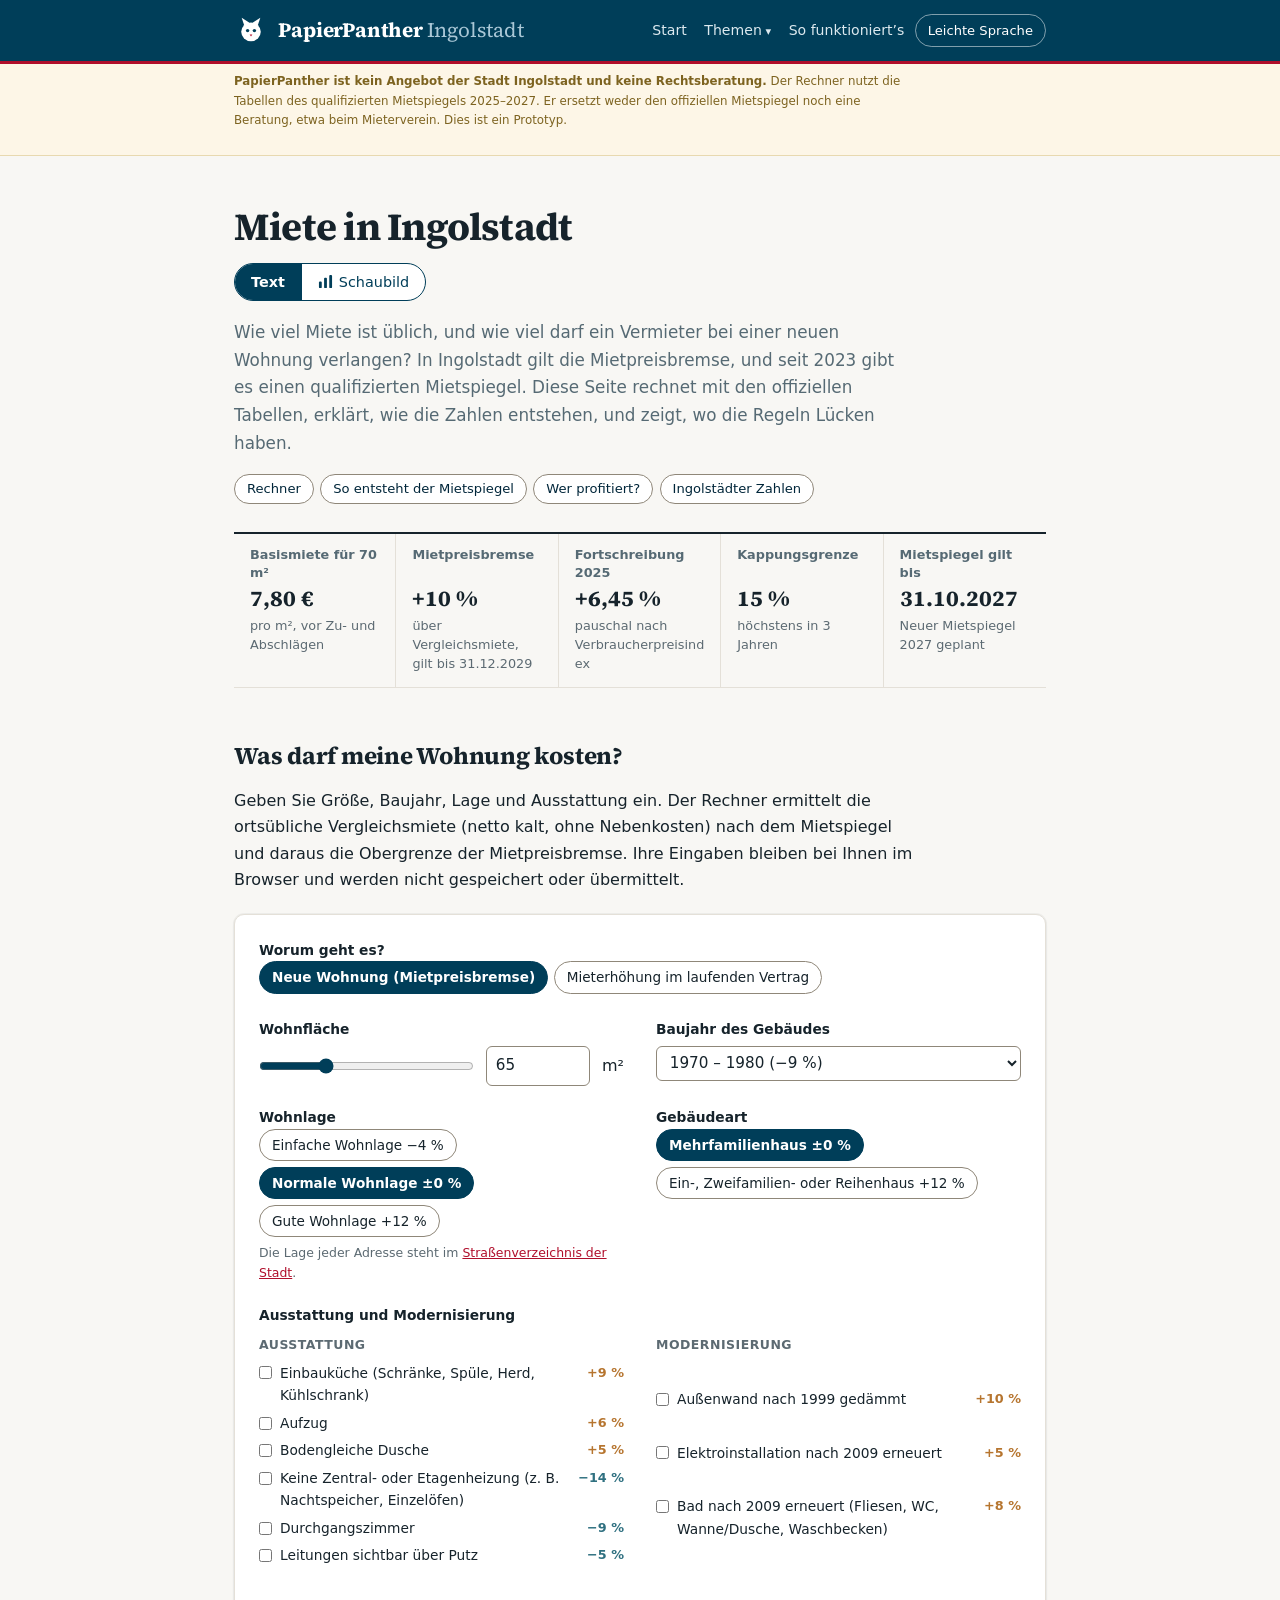
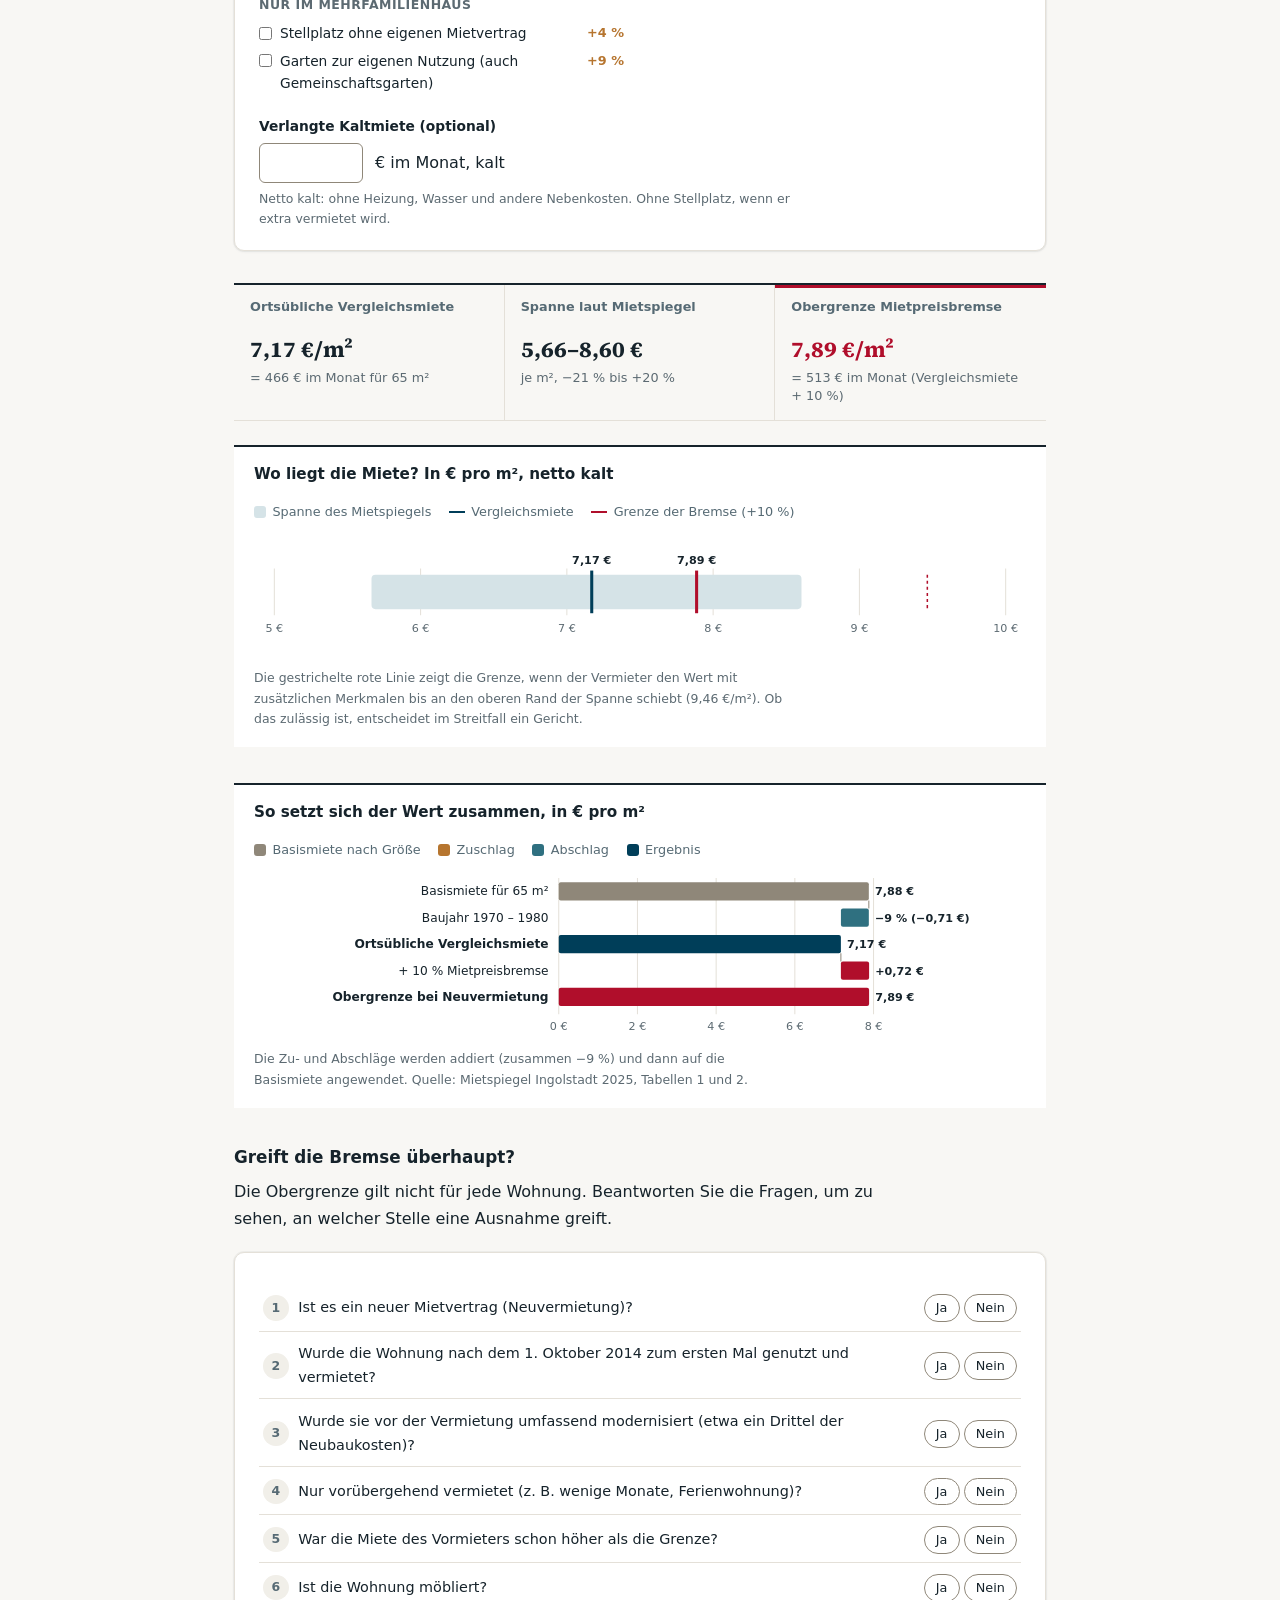
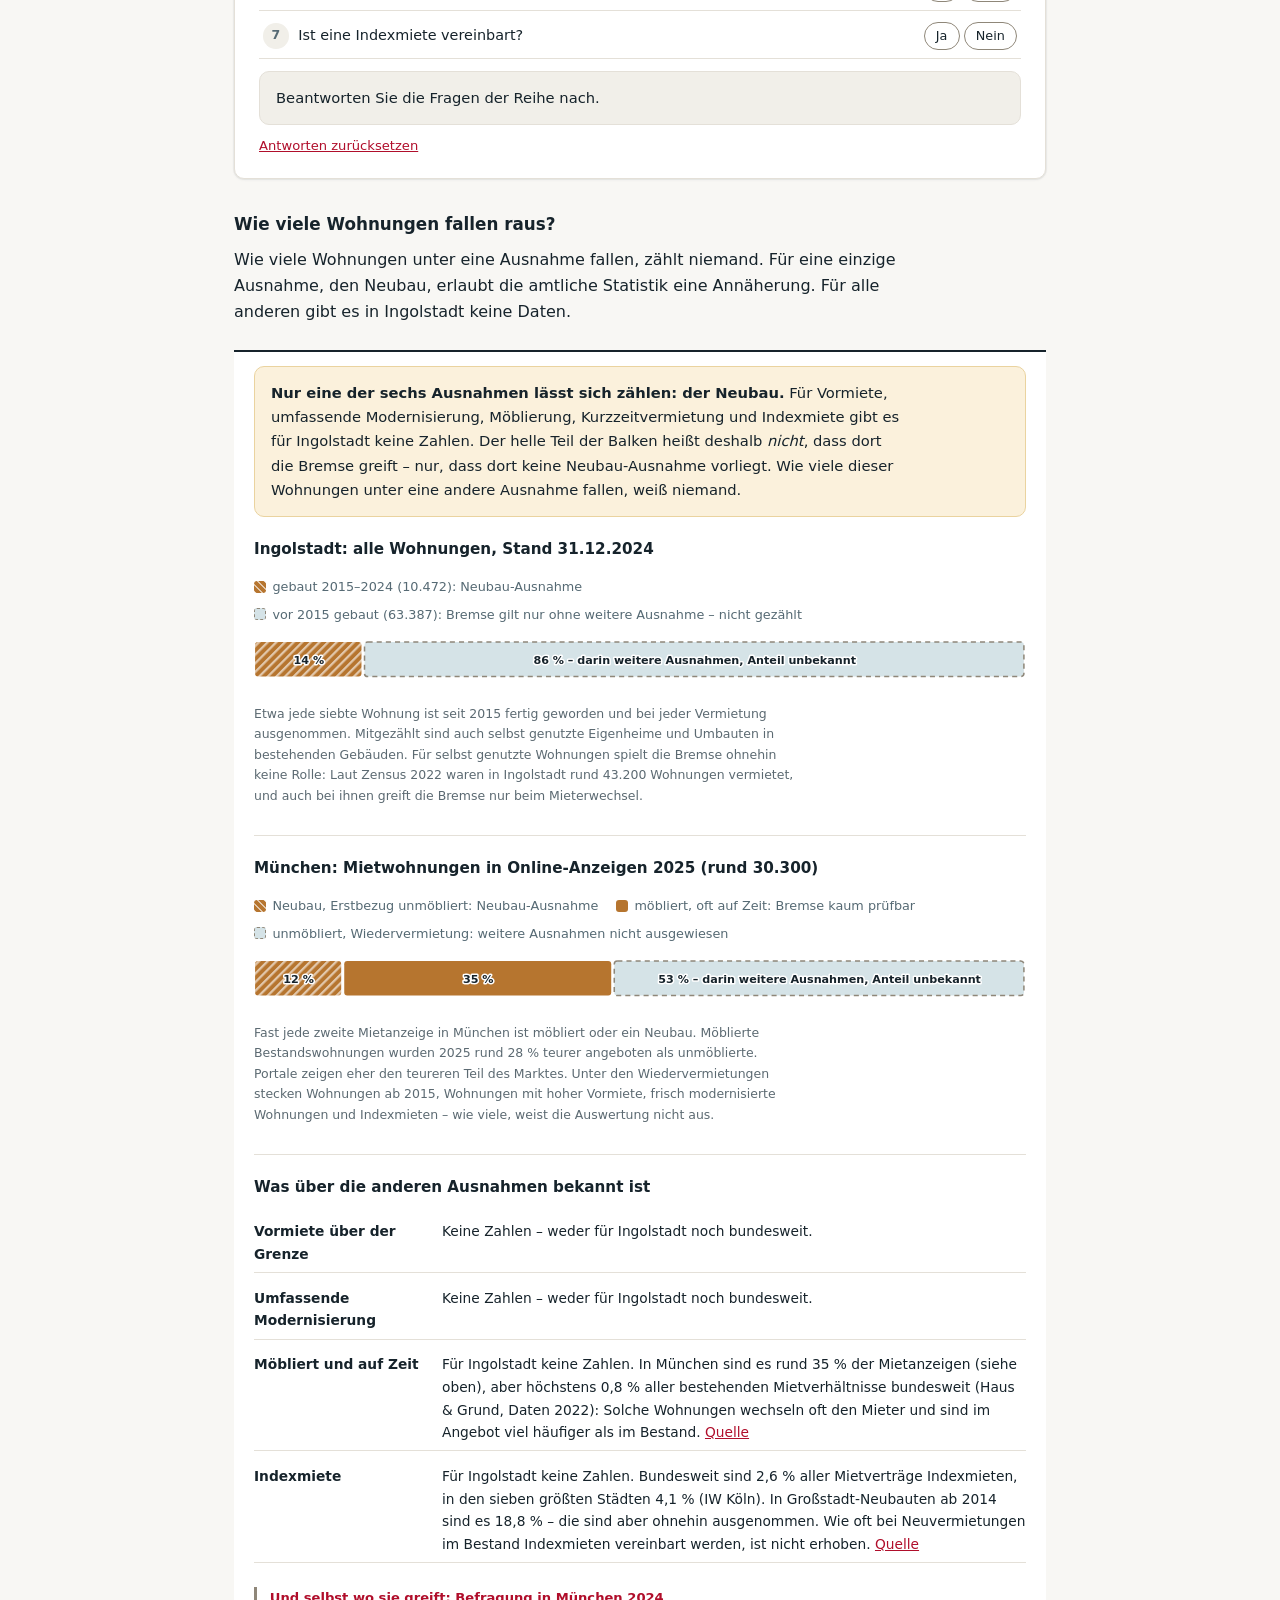
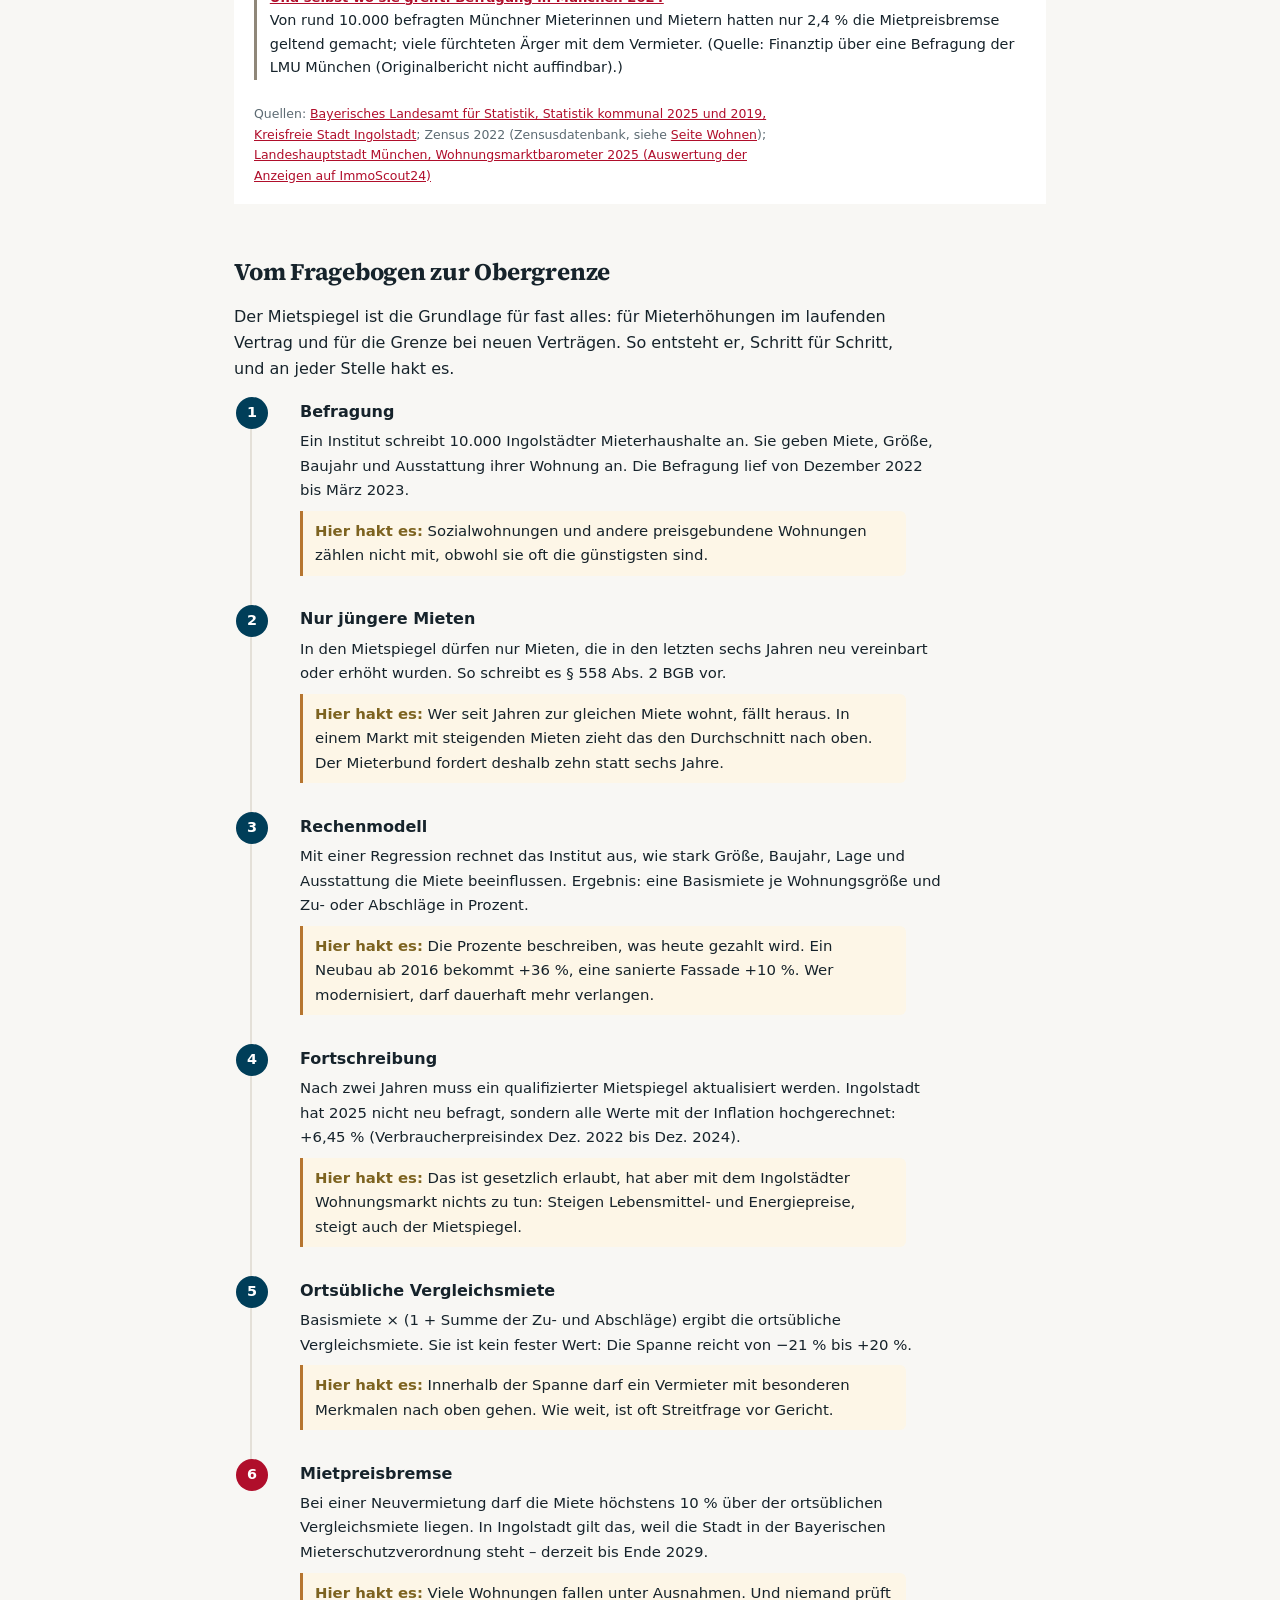
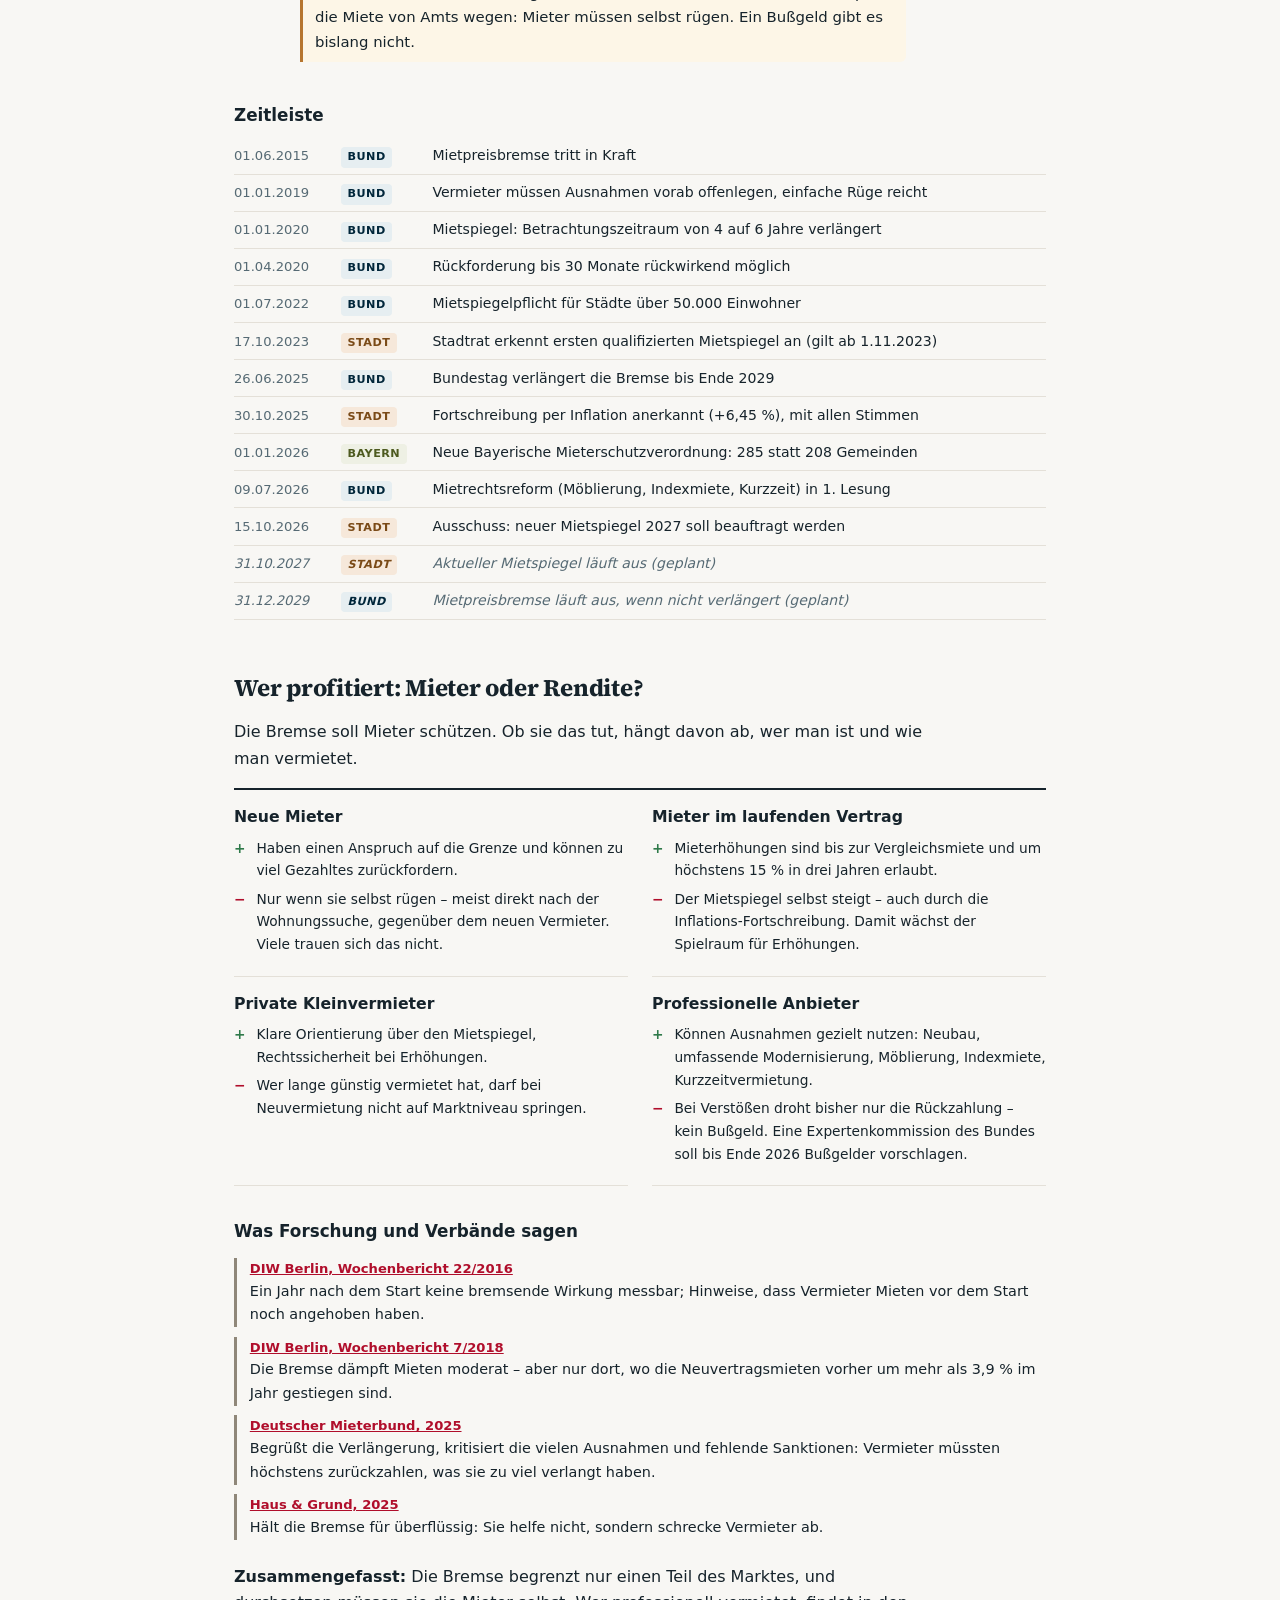
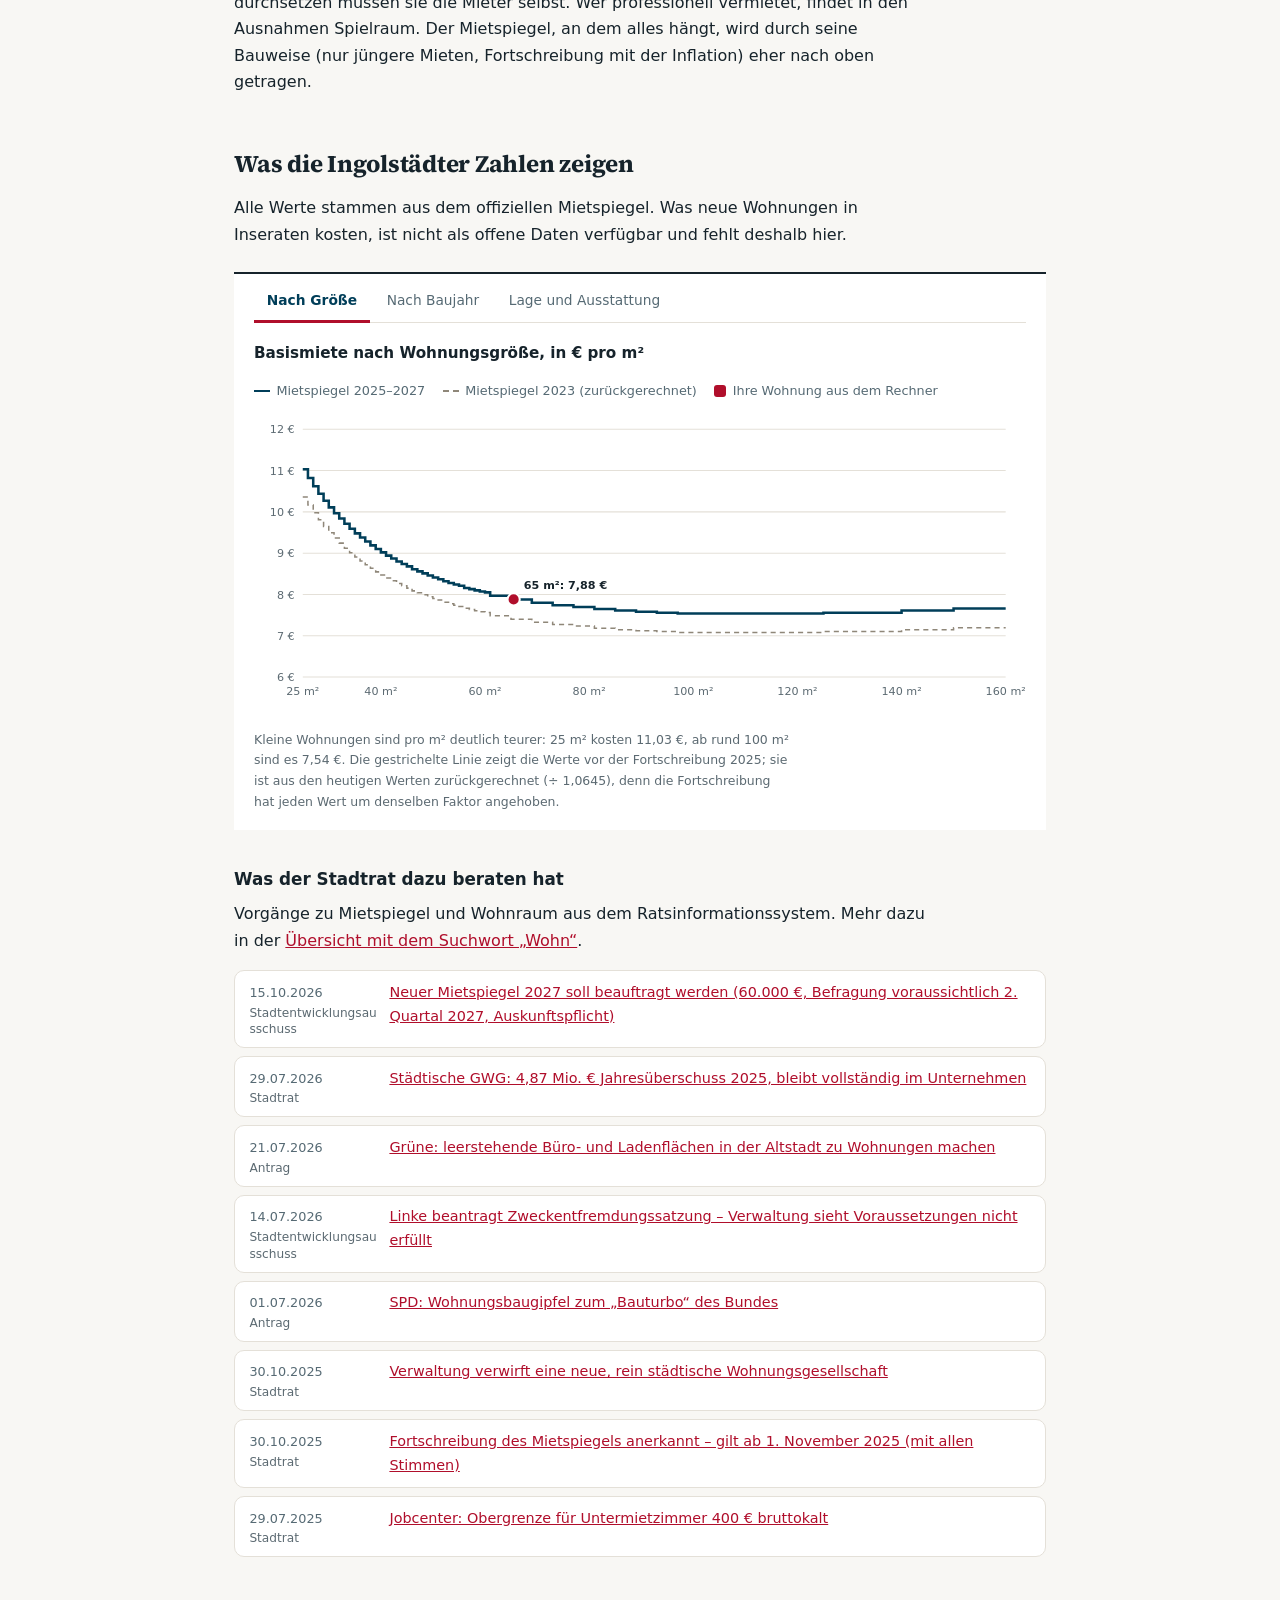
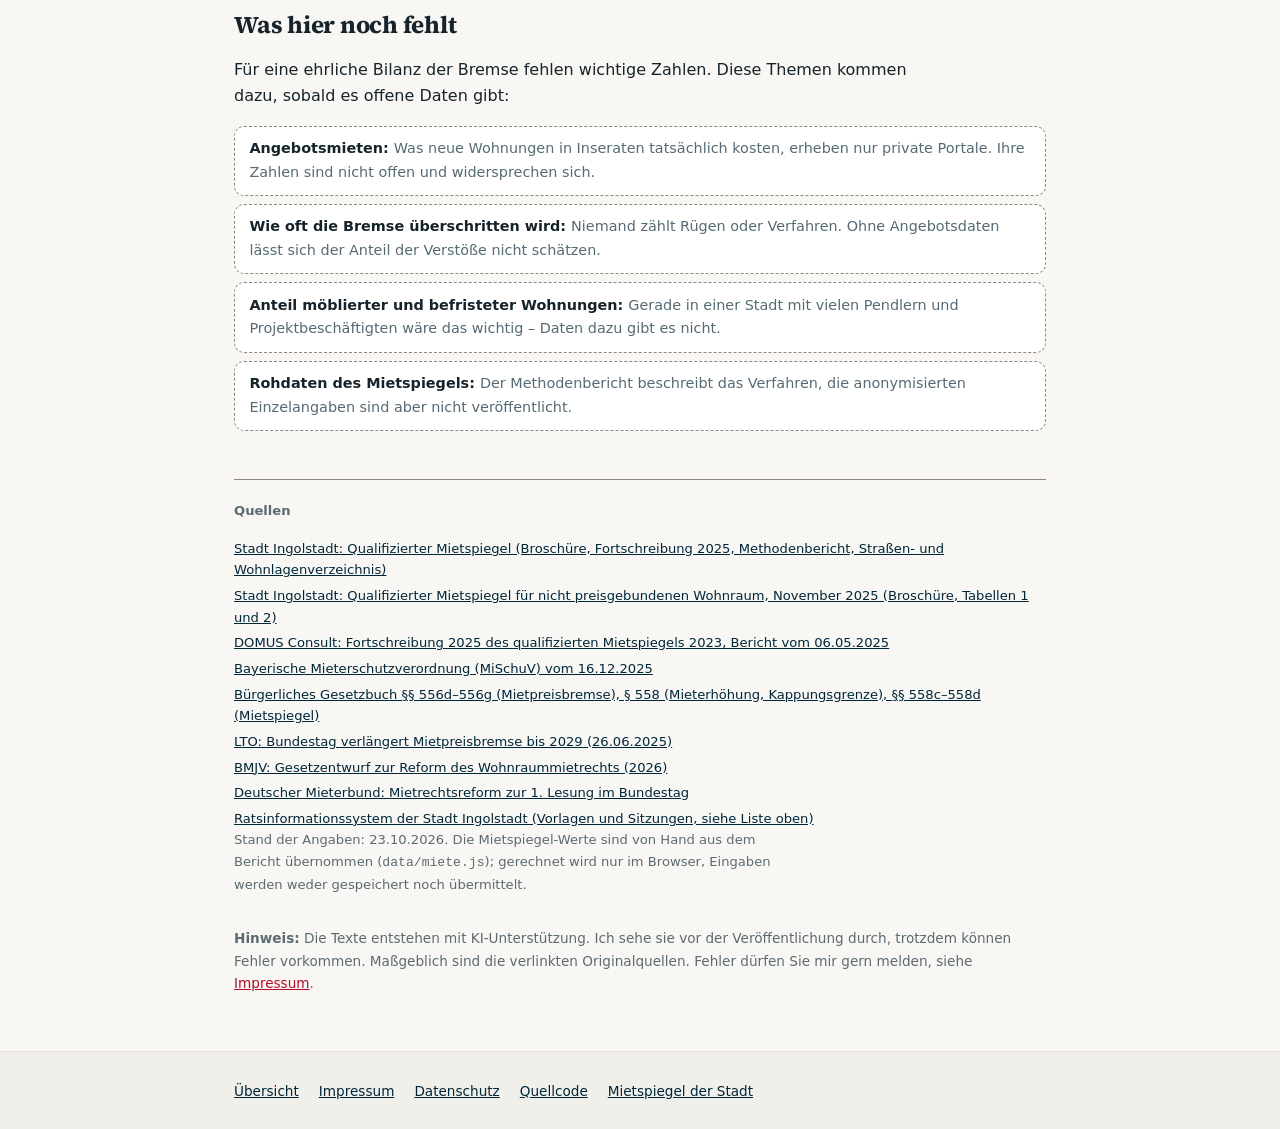
<file: miete.html>
<!DOCTYPE html>
<html lang="de">
<head>
<meta charset="UTF-8">
<meta name="viewport" content="width=device-width, initial-scale=1">
<meta http-equiv="Content-Security-Policy" content="default-src 'self'; script-src 'self' 'unsafe-inline'; style-src 'self' 'unsafe-inline'; img-src 'self' data:; connect-src 'self' https://mnkeller.goatcounter.com; base-uri 'self'; form-action 'self'">
<title>Miete in Ingolstadt — PapierPanther</title>
<meta name="description" content="Mietspiegel und Mietpreisbremse in Ingolstadt: Rechner für die ortsübliche Vergleichsmiete, wie der Mietspiegel entsteht, wo die Bremse nicht greift und wer davon profitiert.">
<meta name="robots" content="index, follow">
<link rel="canonical" href="https://schanzer-papierpanther.de/miete.html">
<meta property="og:type" content="website">
<meta property="og:site_name" content="PapierPanther Ingolstadt">
<meta property="og:url" content="https://schanzer-papierpanther.de/miete.html">
<meta property="og:title" content="Miete in Ingolstadt — PapierPanther">
<meta property="og:description" content="Mietspiegel und Mietpreisbremse in Ingolstadt: Rechner, Erklärung, Schwachstellen.">
<meta property="og:image" content="https://schanzer-papierpanther.de/vorschau.png">
<meta property="og:locale" content="de_DE">
<meta name="twitter:card" content="summary">
<meta name="twitter:title" content="Miete in Ingolstadt — PapierPanther">
<meta name="twitter:image" content="https://schanzer-papierpanther.de/vorschau.png">
<link rel="icon" href="data:image/svg+xml,%3Csvg xmlns='http://www.w3.org/2000/svg' viewBox='0 0 64 64'%3E%3Crect width='64' height='64' rx='14' fill='%23003E59'/%3E%3Cg transform='translate%286 8%29 scale%281.3%29'%3E%3Cpath d='M12.6 15 L9 4.5 L18.2 10.4 Z' fill='%23fff'/%3E%3Cpath d='M27.4 15 L31 4.5 L21.8 10.4 Z' fill='%23fff'/%3E%3Cellipse cx='20' cy='21' rx='11.5' ry='11' fill='%23fff'/%3E%3Ccircle cx='16' cy='19.5' r='2' fill='%23003E59'/%3E%3Ccircle cx='24' cy='19.5' r='2' fill='%23003E59'/%3E%3Cpath d='M18.4 24.2l1.6 2.2 1.6-2.2z' fill='%23B00E2B'/%3E%3C/g%3E%3C/svg%3E">
<link rel="preload" href="schrift/source-serif-4-latin-700-normal.woff2" as="font" type="font/woff2" crossorigin>
<link rel="stylesheet" href="schrift.css">
<style>
  :root {
    --primary: #003e59;
    --primary-dark: #00263a;
    --accent: #b00e2b;
    --text: #16232b;
    --text-muted: #566a74;
    --text-faint: #5c6a72;
    --bg: #f8f7f4;
    --bg-warm: #f1efe9;
    --card: #ffffff;
    --border: #e4e0d8;
    --border-strong: #8f8779;
    --warn-bg: #fdf6e7;
    --warn-border: #e8d9b0;
    --warn-tx: #7d6320;
    /* Diagrammfarben wie auf Haushalts- und Klimaseite: Zuschlaege in Ocker,
       Abschlaege in Petrol, die Grenze der Bremse in der Akzentfarbe. */
    --zuschlag: #b6752f;
    --abschlag: #2f7080;
    --basis: #8f8779;
    --vergleich: #003e59;
    --spanne: #d5e3e7;
    --grenze: #b00e2b;
    --ok: #2f7a4a;
    --ok-bg: #e8f3ec;
    --teil: #9a6a12;
    --teil-bg: #fbf1dc;
    --aus: #b00e2b;
    --aus-bg: #f9e6e9;
    --font-display: 'Source Serif 4', 'Iowan Old Style', Georgia, serif;
    --font-body: -apple-system, BlinkMacSystemFont, 'Segoe UI', Roboto, system-ui, sans-serif;
    --radius: 10px;
    --shadow: 0 1px 3px rgba(22,35,43,.06), 0 0 0 1px rgba(22,35,43,.04);
  }
  *, *::before, *::after { box-sizing: border-box; margin: 0; padding: 0; }
  html { -webkit-text-size-adjust: 100%; }
  body {
    font-family: var(--font-body); color: var(--text); background: var(--bg);
    line-height: 1.65; font-size: 16px; -webkit-font-smoothing: antialiased;
  }
  .container { max-width: 860px; margin: 0 auto; padding: 0 1.5rem; }
  a { color: var(--accent); }

  .site-header {
    background: var(--primary); border-bottom: 3px solid var(--accent);
    padding: .85rem 0; position: sticky; top: 0; z-index: 50;
  }
  .site-header .container { display: flex; align-items: center; gap: .65rem; flex-wrap: wrap; }
  .logo-mark { flex: none; display: block; }
  .brand {
    font-family: var(--font-display); font-size: 1.28rem; font-weight: 700;
    letter-spacing: -.01em; color: #fff; text-decoration: none;
  }
  .brand span { color: #a9c7d6; font-weight: 400; }
  .header-spacer { margin-left: auto; }
  .btn-zurueck {
    font-size: .82rem; font-weight: 600; text-decoration: none; color: #fff;
    background: none; border: 1px solid rgba(255,255,255,.5); border-radius: 999px;
    padding: .3rem .85rem;
  }
  .btn-zurueck:hover { background: rgba(255,255,255,.14); }
  .btn-leicht {
    font: inherit; font-size: .82rem; cursor: pointer;
    background: none; border: 1px solid rgba(255,255,255,.5); color: #fff;
    padding: .3rem .75rem; border-radius: 999px;
  }
  .btn-leicht:hover { background: rgba(255,255,255,.14); }
  .btn-leicht[aria-pressed="true"] {
    background: #fff; color: var(--primary-dark); border-color: #fff; font-weight: 600;
  }

  main { padding: 3rem 0 3.5rem; }
  h1 {
    font-family: var(--font-display); font-size: clamp(1.75rem, 4.5vw, 2.4rem);
    font-weight: 700; letter-spacing: -.02em; margin-bottom: .5rem;
    /* Ohne eigene Zeilenhoehe erbte die Ueberschrift 1.65 vom Fliesstext und
       zerfiel in zwei weit auseinanderstehende Zeilen. */
    line-height: 1.18; max-width: 30ch; text-wrap: balance;
  }
  .lede { color: var(--text-muted); font-size: 1.05rem; max-width: 62ch; margin-bottom: 1.75rem; }
  .sprungmarken { display: flex; flex-wrap: wrap; gap: .4rem; margin: -.75rem 0 1.75rem; }
  .sprungmarken a {
    font-size: .82rem; text-decoration: none; color: var(--primary-dark);
    border: 1px solid var(--border-strong); border-radius: 999px; padding: .2rem .75rem; background: var(--card);
  }
  .sprungmarken a:hover { background: var(--bg-warm); }

  .disclaimer {
    background: var(--warn-bg); border-bottom: 1px solid var(--warn-border);
    color: var(--warn-tx); font-size: .74rem; padding: .5rem 0;
  }
  .disclaimer strong { font-weight: 600; }
  .disclaimer p { max-width: 680px; }

  h2 {
    font-family: var(--font-display); font-size: 1.5rem; font-weight: 700;
    margin: 3rem 0 .75rem; letter-spacing: -.01em;
  }
  h3 { font-size: 1.05rem; font-weight: 700; margin: 2rem 0 .5rem; }
  p { margin-bottom: 1rem; max-width: 68ch; }

  .karte {
    background: var(--card); border: 1px solid var(--border); border-radius: var(--radius);
    box-shadow: var(--shadow); padding: 1.5rem 1.5rem 1.25rem; margin: 1.25rem 0 2rem;
    max-width: 100%;
  }
  .diagramm {
    /* Weisse Flaeche mit Linie oben wie eine Grafik in der Zeitung, ohne Rahmen
       und Schatten. Auf dem Papiergrau wirkten die Diagramme blass. */
    background: var(--card); border-top: 2px solid var(--text);
    padding: .9rem 1.25rem 1.1rem; margin: 1.5rem 0 2.25rem;
    max-width: 100%;
  }
  .diagramm { overflow-x: auto; }
  .diagramm svg { display: block; width: 100%; height: auto; font-family: var(--font-body); }
  @media (max-width: 640px) {
    .diagramm svg { width: 760px; }
    .karte { padding: 1.1rem 1rem 1rem; }
  }

  .kennzahlen {
    /* Zahlenleiste wie in der Zeitung statt einzelner Karten: Linie oben,
       feine Trennstriche zwischen den Zahlen (Designrunde 2026-10-26).
       overflow: hidden schneidet den linken Strich der ersten Spalte ab. */
    display: grid; grid-template-columns: repeat(auto-fit, minmax(140px, 1fr));
    gap: 0; margin: 0 0 1rem; border-top: 2px solid var(--text); overflow: hidden;
  }
  .kachel {
    border-left: 1px solid var(--border); border-bottom: 1px solid var(--border);
    margin-left: -1px; padding: .8rem 1rem .9rem;
    min-width: 0; overflow-wrap: break-word; hyphens: auto;
  }
  .kachel p { margin: 0; }
  .kachel-label { font-size: .8rem; font-weight: 600; color: var(--text-muted); line-height: 1.4; min-height: 2.8em; }
  .kachel .kachel-wert {
    font-family: var(--font-display); font-size: 1.4rem; font-weight: 700;
    color: var(--text); line-height: 1.25; margin: .15rem 0 .3rem; white-space: nowrap;
  }
  .kachel-unter { font-size: .8rem; color: var(--text-faint); line-height: 1.45; }
  .kachel.betont { box-shadow: inset 0 3px 0 var(--grenze); }
  .kachel.betont .kachel-wert { color: var(--grenze); }
  @media (max-width: 480px) {
    .kennzahlen { grid-template-columns: 1fr 1fr; }
    .kachel { padding: .7rem .75rem .8rem; }
    .kachel .kachel-wert { font-size: 1.2rem; }
    .kachel-label, .kachel-unter { font-size: .74rem; }
  }

  /* ---------- Rechner ---------- */
  .rechner { display: grid; grid-template-columns: 1fr 1fr; gap: 1.25rem 2rem; }
  @media (max-width: 700px) { .rechner { grid-template-columns: 1fr; } }
  .feld { display: grid; gap: .35rem; align-content: start; }
  .feld > label, .feld > legend, fieldset > legend {
    font-size: .86rem; font-weight: 600; color: var(--text);
  }
  fieldset { border: none; display: grid; gap: .35rem; }
  .feld-hilfe { font-size: .78rem; color: var(--text-faint); margin: 0; }
  .flaeche-zeile { display: flex; align-items: center; gap: .75rem; }
  .flaeche-zeile input[type="range"] { flex: 1; accent-color: var(--primary); }
  input[type="number"], select {
    font: inherit; font-size: .95rem; padding: .4rem .55rem; border: 1px solid var(--border-strong);
    border-radius: 6px; background: #fff; color: var(--text); min-width: 0;
  }
  input[type="number"] { width: 6.5rem; }
  select { width: 100%; }
  .wahl { display: flex; flex-wrap: wrap; gap: .35rem; }
  .wahl label {
    position: relative; font-size: .85rem; cursor: pointer; border: 1px solid var(--border-strong); border-radius: 999px;
    padding: .25rem .75rem; background: #fff; user-select: none;
  }
  .wahl input { position: absolute; opacity: 0; pointer-events: none; }
  .wahl input:checked + span { font-weight: 600; }
  .wahl label:has(input:checked) { background: var(--primary); border-color: var(--primary); color: #fff; }
  .wahl label:has(input:focus-visible) { outline: 2px solid var(--accent); outline-offset: 2px; }
  .haekchen { display: grid; gap: .3rem; }
  .haekchen label { display: grid; grid-template-columns: auto 1fr auto; gap: .5rem; align-items: start; font-size: .86rem; cursor: pointer; }
  .haekchen input { margin-top: .3rem; accent-color: var(--primary); }
  .haekchen .pz { font-variant-numeric: tabular-nums; font-size: .8rem; font-weight: 600; white-space: nowrap; }
  .pz.plus { color: var(--zuschlag); }
  .pz.minus { color: var(--abschlag); }
  .haekchen label.aus { opacity: .45; cursor: not-allowed; }
  .gruppe-titel { font-size: .78rem; text-transform: uppercase; letter-spacing: .04em; color: var(--text-faint); margin: .5rem 0 .1rem; font-weight: 600; }
  .ganz { grid-column: 1 / -1; }
  .modus { margin-bottom: .25rem; }

  .ergebnis-text { font-size: .95rem; margin: .25rem 0 1rem; max-width: 70ch; }
  .ergebnis-text strong { font-weight: 700; }
  .ampel {
    border-radius: var(--radius); padding: .85rem 1rem; margin: .75rem 0 0; font-size: .92rem; max-width: none;
    border: 1px solid transparent;
  }
  .ampel.ok { background: var(--ok-bg); border-color: #b9d9c4; }
  .ampel.teil { background: var(--teil-bg); border-color: #ead39f; }
  .ampel.aus { background: var(--aus-bg); border-color: #ecbcc4; }
  .ampel.neutral { background: var(--bg-warm); border-color: var(--border); }
  .ampel p { margin: 0 0 .4rem; }
  .ampel p:last-child { margin-bottom: 0; }

  /* Ausnahme-Check */
  .check { display: grid; gap: .1rem; margin-top: .5rem; }
  .check-zeile {
    display: grid; grid-template-columns: 1.6rem 1fr auto; gap: .6rem; align-items: center;
    padding: .55rem .25rem; border-bottom: 1px solid var(--border); font-size: .9rem;
  }
  .check-zeile.gedimmt { opacity: .4; }
  .check-nr {
    width: 1.6rem; height: 1.6rem; border-radius: 50%; display: grid; place-items: center;
    font-size: .78rem; font-weight: 700; background: var(--bg-warm); color: var(--text-muted);
  }
  .check-nr.ok { background: var(--ok); color: #fff; }
  .check-nr.teil { background: var(--teil); color: #fff; }
  .check-nr.aus { background: var(--aus); color: #fff; }
  .jn { display: flex; gap: .25rem; }
  .jn button {
    font: inherit; font-size: .8rem; cursor: pointer; border: 1px solid var(--border-strong); background: #fff;
    border-radius: 999px; padding: .15rem .7rem; color: var(--text);
  }
  .jn button[aria-pressed="true"] { background: var(--primary); border-color: var(--primary); color: #fff; font-weight: 600; }
  .check-erkl { grid-column: 2 / -1; font-size: .8rem; color: var(--text-muted); margin: .1rem 0 0; }
  .btn-text {
    font: inherit; font-size: .82rem; background: none; border: none; color: var(--accent);
    text-decoration: underline; cursor: pointer; padding: 0; margin-top: .6rem;
  }

  /* Ablauf */
  .stationen { list-style: none; counter-reset: st; display: grid; gap: 0; margin: 1rem 0 2rem; }
  .stationen li {
    counter-increment: st; position: relative; padding: 0 0 1.4rem 3rem;
    border-left: 2px solid var(--border); margin-left: 1rem;
  }
  .stationen li:last-child { border-left-color: transparent; padding-bottom: 0; }
  .stationen li::before {
    content: counter(st); position: absolute; left: -1rem; top: -.1rem; width: 2rem; height: 2rem;
    border-radius: 50%; background: var(--primary); color: #fff; display: grid; place-items: center;
    font-weight: 700; font-size: .9rem;
  }
  .stationen li:last-child::before { background: var(--grenze); }
  .stationen h3 { margin: 0 0 .25rem; font-size: 1rem; }
  .stationen p { font-size: .93rem; margin-bottom: .5rem; }
  .haken {
    background: var(--warn-bg); border-left: 3px solid var(--zuschlag); border-radius: 0 6px 6px 0;
    padding: .5rem .75rem; font-size: .86rem; max-width: 64ch;
  }
  .haken strong { color: var(--warn-tx); }

  .akteure { display: grid; grid-template-columns: 1fr 1fr; gap: 0 1.5rem; margin: 1rem 0 1.5rem; border-top: 2px solid var(--text); }
  @media (max-width: 640px) { .akteure { grid-template-columns: 1fr; } }
  .akteur {
    border-bottom: 1px solid var(--border); padding: .9rem 0;
  }
  .akteur h3 { margin: 0 0 .4rem; font-size: .98rem; }
  .akteur p { font-size: .86rem; margin: 0 0 .35rem; padding-left: 1.4rem; position: relative; }
  .akteur p::before { position: absolute; left: 0; font-weight: 700; }
  .akteur .plus::before { content: "+"; color: var(--ok); }
  .akteur .minus::before { content: "−"; color: var(--aus); }

  .stimmen { list-style: none; display: grid; gap: .6rem; margin: .75rem 0 1.5rem; }
  .stimmen li { font-size: .9rem; border-left: 3px solid var(--border-strong); padding-left: .8rem; }
  .stimmen .wer { font-weight: 600; font-size: .82rem; color: var(--text-muted); display: block; }

  .tabs {
    display: flex; flex-wrap: wrap; gap: .25rem; border-bottom: 1px solid var(--border);
    margin: -.4rem 0 1.1rem;
  }
  .tabs [role="tab"] {
    font: inherit; font-size: .86rem; cursor: pointer; background: none; border: none;
    border-bottom: 3px solid transparent; margin-bottom: -1px;
    padding: .45rem .8rem .5rem; color: var(--text-muted);
  }
  .tabs [role="tab"]:hover { color: var(--text); background: var(--bg-warm); }
  .tabs [role="tab"][aria-selected="true"] {
    color: var(--primary); border-bottom-color: var(--accent); font-weight: 600;
  }
  .tabs [role="tab"]:focus-visible { outline: 2px solid var(--accent); outline-offset: -2px; }
  .legende { display: flex; flex-wrap: wrap; gap: .4rem 1.1rem; font-size: .8rem; color: var(--text-muted); margin-bottom: .75rem; }
  .legende span { display: inline-flex; align-items: center; gap: .4rem; }
  .legende i { display: inline-block; width: 12px; height: 12px; border-radius: 3px; }
  .legende i.schraffur { background-image: repeating-linear-gradient(45deg, rgba(255,255,255,.6) 0 2px, transparent 2px 5px); }
  .legende i.linie { height: 0; border-radius: 0; border-top: 2px solid; background: none !important; width: 16px; }
  .legende i.strich { height: 0; border-radius: 0; border-top: 2px dashed; background: none !important; width: 16px; }
  .diagramm-titel { font-size: .95rem; font-weight: 600; color: var(--text); margin-bottom: .9rem; }
  .diagramm-fuss { font-size: .78rem; color: var(--text-faint); margin-top: .75rem; margin-bottom: 0; }
  .achse-text { font-size: 11px; fill: var(--text-faint); }
  .achse-linie { stroke: var(--border-strong); stroke-width: 1; }
  .gitter { stroke: var(--border); stroke-width: 1; }
  .label-text { font-size: 12px; fill: var(--text); }
  .label-text.fett { font-weight: 700; }
  .achse-text.fett { font-weight: 700; fill: var(--text); }
  .wert-text { font-size: 11px; fill: var(--text); font-weight: 600; }
  .halo { paint-order: stroke; stroke: var(--card); stroke-width: 3px; stroke-linejoin: round; }

  .raus-teil + .raus-teil { margin-top: 1.75rem; padding-top: 1.25rem; border-top: 1px solid var(--border); }
  #diagramm-raus .stimmen { margin-top: 1.5rem; }
  #diagramm-raus > .ampel { margin: 0 0 1.25rem; }
  .legende i.offen { background-color: var(--spanne); border: 1.5px dashed var(--border-strong); }
  .bekannt-liste { list-style: none; display: grid; gap: .45rem; margin: 0; }
  .bekannt-liste li { display: grid; grid-template-columns: 11rem 1fr; gap: .75rem; font-size: .86rem; padding: .4rem 0; border-bottom: 1px solid var(--border); }
  .bekannt-liste strong { font-weight: 600; }
  @media (max-width: 560px) { .bekannt-liste li { grid-template-columns: 1fr; gap: .1rem; } }
  .zeitleiste { list-style: none; margin: .5rem 0 0; display: grid; gap: 0; }
  .zeitleiste li {
    display: grid; grid-template-columns: 6.2rem 5.2rem 1fr; gap: .5rem; align-items: baseline;
    padding: .4rem 0; border-bottom: 1px solid var(--border); font-size: .88rem;
  }
  .zeitleiste li.zukunft { color: var(--text-muted); font-style: italic; }
  .zeitleiste .datum { font-variant-numeric: tabular-nums; color: var(--text-muted); font-size: .82rem; }
  .ebene { font-size: .7rem; font-weight: 700; text-transform: uppercase; letter-spacing: .04em; border-radius: 4px; padding: .05rem .4rem; justify-self: start; }
  .ebene.bund { background: #e6eef1; color: var(--primary-dark); }
  .ebene.land { background: #eef0e4; color: #4d5a1f; }
  .ebene.stadt { background: #f6e8da; color: #7a4a17; }
  @media (max-width: 520px) { .zeitleiste li { grid-template-columns: 5.6rem 1fr; } .zeitleiste .ebene { display: none; } }

  .stadtrat-liste { list-style: none; display: grid; gap: .5rem; margin: .75rem 0 0; }
  .stadtrat-liste li {
    background: var(--card); border: 1px solid var(--border); border-radius: var(--radius);
    padding: .6rem .9rem; font-size: .9rem; display: grid; grid-template-columns: 8rem 1fr; gap: .75rem;
  }
  .stadtrat-liste .datum { font-size: .8rem; color: var(--text-muted); font-variant-numeric: tabular-nums; }
  .stadtrat-liste .gremium { display: block; font-size: .76rem; color: var(--text-faint); hyphens: auto; overflow-wrap: anywhere; line-height: 1.35; }
  @media (max-width: 520px) { .stadtrat-liste li { grid-template-columns: 1fr; gap: .1rem; } }

  .fehlt-liste { list-style: none; margin: .5rem 0 0; display: grid; gap: .5rem; }
  .fehlt-liste li {
    background: var(--card); border: 1px dashed var(--border-strong); border-radius: var(--radius);
    padding: .65rem .9rem; font-size: .9rem;
  }
  .fehlt-liste strong { font-weight: 600; }
  .fehlt-liste span { color: var(--text-muted); }

  .quellen { font-size: .82rem; color: var(--text-faint); }
  .quellen a { color: var(--primary-dark); }
  .quellen ul { list-style: none; display: grid; gap: .25rem; margin-top: .5rem; }
  .sr-only {
    position: absolute; width: 1px; height: 1px; padding: 0; margin: -1px;
    overflow: hidden; clip: rect(0,0,0,0); white-space: nowrap; border: 0;
  }
  .stand { margin-top: 3rem; padding-top: 1.25rem; border-top: 1px solid var(--border-strong); }
  .site-footer {
    border-top: 1px solid var(--border); background: var(--bg-warm);
    padding: 1.75rem 0; font-size: .85rem; color: var(--text-muted);
  }
  .site-footer .container { display: flex; gap: 1.25rem; flex-wrap: wrap; }
  .site-footer a { color: var(--primary-dark); }
  a:focus-visible, button:focus-visible, select:focus-visible, input:focus-visible { outline: 2px solid var(--accent); outline-offset: 2px; }
  .ladehinweis { color: var(--text-faint); font-size: .9rem; }
</style>
</head>
<body>

<header class="site-header">
  <div class="container">
    <svg class="logo-mark" width="34" height="34" viewBox="0 0 40 40" aria-hidden="true">
      <path d="M12.6 15 L9 4.5 L18.2 10.4 Z" fill="#fff"/>
      <path d="M27.4 15 L31 4.5 L21.8 10.4 Z" fill="#fff"/>
      <ellipse cx="20" cy="21" rx="11.5" ry="11" fill="#fff"/>
      <circle cx="16" cy="19.5" r="2" fill="#003E59"/>
      <circle cx="24" cy="19.5" r="2" fill="#003E59"/>
      <path d="M18.4 24.2l1.6 2.2 1.6-2.2z" fill="#B00E2B"/>
    </svg>
    <a class="brand" href="index.html">PapierPanther <span>Ingolstadt</span></a>
    <button class="btn-leicht" id="btn-leicht" type="button" aria-pressed="false">Leichte Sprache</button>
  </div>
</header>

<div class="disclaimer">
  <div class="container">
    <p id="txt-hinweis"></p>
  </div>
</div>

<main>
  <div class="container">
    <h1 id="txt-h1"></h1>
    <p class="lede" id="txt-lede"></p>
    <nav class="sprungmarken" aria-label="Abschnitte">
      <a href="#rechner" id="txt-sprung-rechner"></a>
      <a href="#ablauf" id="txt-sprung-ablauf"></a>
      <a href="#profitiert" id="txt-sprung-profitiert"></a>
      <a href="#zahlen" id="txt-sprung-zahlen"></a>
    </nav>

    <div class="kennzahlen" id="kennzahlen" aria-label="Kennzahlen"><p class="ladehinweis">Lade Zahlen …</p></div>

    <!-- A: Rechner -->
    <section id="rechner">
      <h2 id="txt-rechner-h2"></h2>
      <p id="txt-rechner-p"></p>

      <form class="karte" id="formular" autocomplete="off" onsubmit="return false">
        <div class="rechner">
          <fieldset class="feld ganz modus">
            <legend id="txt-f-modus"></legend>
            <div class="wahl" id="wahl-modus"></div>
          </fieldset>

          <div class="feld">
            <label for="flaeche" id="txt-f-flaeche"></label>
            <div class="flaeche-zeile">
              <input type="range" id="flaeche-regler" min="25" max="160" step="1" aria-labelledby="txt-f-flaeche">
              <input type="number" id="flaeche" min="25" max="160" step="0.5" inputmode="decimal">
              <span aria-hidden="true">m²</span>
            </div>
          </div>

          <div class="feld">
            <label for="baujahr" id="txt-f-baujahr"></label>
            <select id="baujahr"></select>
          </div>

          <fieldset class="feld">
            <legend id="txt-f-lage"></legend>
            <div class="wahl" id="wahl-lage"></div>
            <p class="feld-hilfe" id="txt-f-lage-hilfe"></p>
          </fieldset>

          <fieldset class="feld">
            <legend id="txt-f-haus"></legend>
            <div class="wahl" id="wahl-haus"></div>
          </fieldset>

          <fieldset class="feld ganz">
            <legend id="txt-f-merkmale"></legend>
            <div class="rechner" id="merkmale"></div>
          </fieldset>

          <div class="feld ganz">
            <label for="miete" id="txt-f-miete"></label>
            <div class="flaeche-zeile">
              <input type="number" id="miete" min="0" step="1" inputmode="decimal">
              <span aria-hidden="true" id="txt-f-miete-einheit"></span>
            </div>
            <p class="feld-hilfe" id="txt-f-miete-hilfe"></p>
          </div>
        </div>
      </form>

      <div class="kennzahlen" id="ergebnis-kacheln" aria-live="polite"></div>
      <div class="ergebnis-text" id="ergebnis-text" aria-live="polite"></div>
      <div class="diagramm" id="diagramm-skala"></div>
      <div class="diagramm" id="diagramm-kette"></div>

      <h3 id="txt-check-h3"></h3>
      <p id="txt-check-p"></p>
      <div class="karte">
        <div class="check" id="check"></div>
        <div id="check-ergebnis"></div>
        <button type="button" class="btn-text" id="check-zuruecksetzen"></button>
      </div>

      <h3 id="txt-raus-h3"></h3>
      <p id="txt-raus-p"></p>
      <div class="diagramm" id="diagramm-raus"></div>
    </section>

    <!-- B: Ablauf -->
    <section id="ablauf">
      <h2 id="txt-ablauf-h2"></h2>
      <p id="txt-ablauf-p"></p>
      <ol class="stationen" id="stationen"></ol>

      <h3 id="txt-zeit-h3"></h3>
      <ul class="zeitleiste" id="zeitleiste"></ul>
    </section>

    <section id="profitiert">
      <h2 id="txt-profit-h2"></h2>
      <p id="txt-profit-p"></p>
      <div class="akteure" id="akteure"></div>
      <h3 id="txt-forschung-h3"></h3>
      <ul class="stimmen" id="forschung"></ul>
      <p id="txt-profit-fazit"></p>
    </section>

    <!-- C: Zahlen -->
    <section id="zahlen">
      <h2 id="txt-zahlen-h2"></h2>
      <p id="txt-zahlen-p"></p>
      <div class="diagramm">
        <div class="tabs" role="tablist" aria-label="Mietspiegel-Diagramme">
          <button type="button" role="tab" id="tab-flaeche" aria-controls="diagramm-flaeche" aria-selected="true"><span id="txt-tab-flaeche"></span></button>
          <button type="button" role="tab" id="tab-baujahr" aria-controls="diagramm-baujahr" aria-selected="false" tabindex="-1"><span id="txt-tab-baujahr"></span></button>
          <button type="button" role="tab" id="tab-merkmale" aria-controls="diagramm-merkmale" aria-selected="false" tabindex="-1"><span id="txt-tab-merkmale"></span></button>
        </div>
        <div role="tabpanel" id="diagramm-flaeche" aria-labelledby="tab-flaeche"></div>
        <div role="tabpanel" id="diagramm-baujahr" aria-labelledby="tab-baujahr" hidden></div>
        <div role="tabpanel" id="diagramm-merkmale" aria-labelledby="tab-merkmale" hidden></div>
      </div>

      <h3 id="txt-stadtrat-h3"></h3>
      <p id="txt-stadtrat-p"></p>
      <ul class="stadtrat-liste" id="stadtrat"></ul>
    </section>

    <section id="fehlt">
      <h2 id="txt-fehlt-h2"></h2>
      <p id="txt-fehlt-p"></p>
      <ul class="fehlt-liste" id="fehlt-liste"></ul>
    </section>

    <div class="stand quellen" id="quellen-block"><p>Lade Quellenangaben …</p></div>
  </div>
</main>

<footer class="site-footer">
  <div class="container">
    <a href="index.html">Übersicht</a>
    <a href="impressum.html">Impressum</a>
    <a href="datenschutz.html">Datenschutz</a>
    <a href="https://github.com/mnkeller/papierpanther" rel="noopener noreferrer" target="_blank">Quellcode<span class="sr-only"> (öffnet in neuem Tab)</span></a>
    <a href="https://www.ingolstadt.de/mietspiegel" rel="noopener noreferrer" target="_blank">Mietspiegel der Stadt<span class="sr-only"> (öffnet in neuem Tab)</span></a>
  </div>
</footer>

<script src="data/miete.js"></script>
<script>
(function () {
  "use strict";
  var D = window.MIETE_DATEN;
  if (!D) {
    document.querySelectorAll(".ladehinweis").forEach(function (el) {
      el.textContent = "Die Mietdaten konnten nicht geladen werden.";
    });
    return;
  }
  var MS = D.mietspiegel;
  var BR = D.bremse;

  /* ---------------- Formatierung ---------------- */
  function zahl(n, stellen) {
    return new Intl.NumberFormat("de-DE", {
      minimumFractionDigits: stellen || 0, maximumFractionDigits: stellen || 0,
    }).format(n);
  }
  function euro(n, stellen) { return zahl(n, stellen === undefined ? 2 : stellen) + " €"; }
  function proz(n) { return (n > 0 ? "+" : n < 0 ? "−" : "±") + zahl(Math.abs(n)) + " %"; }
  function svgEl(tag, attrs, kinder) {
    var el = document.createElementNS("http://www.w3.org/2000/svg", tag);
    for (var k in attrs) el.setAttribute(k, attrs[k]);
    (kinder || []).forEach(function (kind) { el.appendChild(kind); });
    return el;
  }
  function text(x, y, inhalt, klasse, anker) {
    var t = svgEl("text", { x: x, y: y, class: klasse || "" });
    if (anker) t.setAttribute("text-anchor", anker);
    t.textContent = inhalt;
    return t;
  }
  function titel(inhalt) { var t = svgEl("title", {}); t.textContent = inhalt; return t; }
  function absatz(klasse, inhalt) {
    var p = document.createElement("p");
    p.className = klasse;
    p.innerHTML = inhalt;
    return p;
  }
  function el(tag, klasse, inhalt) {
    var e = document.createElement(tag);
    if (klasse) e.className = klasse;
    if (inhalt !== undefined) e.textContent = inhalt;
    return e;
  }
  function legende(eintraege) {
    var div = el("div", "legende");
    eintraege.forEach(function (e) {
      var span = document.createElement("span");
      var i = document.createElement("i");
      if (e.klasse) i.className = e.klasse;
      if (e.farbe) {
        if (e.klasse === "linie" || e.klasse === "strich") i.style.borderTopColor = e.farbe;
        else i.style.backgroundColor = e.farbe;
      }
      span.appendChild(i);
      span.appendChild(document.createTextNode(e.text));
      div.appendChild(span);
    });
    return div;
  }
  function farbe(name) { return getComputedStyle(document.documentElement).getPropertyValue(name).trim(); }
  function schraffur(id, f) {
    return svgEl("pattern", { id: id, width: 6, height: 6, patternUnits: "userSpaceOnUse",
      patternTransform: "rotate(45)" }, [
      svgEl("rect", { width: 6, height: 6, fill: f }),
      svgEl("rect", { width: 2.2, height: 6, fill: "rgba(255,255,255,.6)" }),
    ]);
  }
  function datumDE(iso) {
    var p = iso.split("-");
    return p[2] + "." + p[1] + "." + p[0];
  }
  function lnk(url, inhalt) {
    var a = document.createElement("a");
    a.href = url; a.rel = "noopener noreferrer"; a.target = "_blank";
    a.textContent = inhalt;
    return a;
  }

  /* ---------------- Leichte Sprache ---------------- */
  var LS_KEY_LEICHT = "papierpanther-leichte-sprache";
  var leicht = false;
  try { leicht = localStorage.getItem(LS_KEY_LEICHT) === "1"; } catch (err) { /* Storage kann gesperrt sein */ }
  function t(normal, leichtText) { return leicht ? leichtText : normal; }
  function nl(o) { return o ? (leicht ? o.l : o.n) : ""; }

  var TEXTE = {
    "hinweis": {
      n: "<strong>PapierPanther ist kein Angebot der Stadt Ingolstadt und keine Rechtsberatung.</strong> " +
        "Der Rechner nutzt die Tabellen des qualifizierten Mietspiegels 2025–2027. Er ersetzt weder den " +
        "offiziellen Mietspiegel noch eine Beratung, etwa beim Mieterverein. Dies ist ein Prototyp.",
      l: "<strong>PapierPanther ist kein Angebot der Stadt Ingolstadt.</strong> " +
        "Der Rechner ist nur eine Hilfe. Bei Fragen zu Ihrer Miete: Fragen Sie den Mieter-Verein. Die Seite ist noch ein Test.",
    },
    "h1": { n: "Miete in Ingolstadt", l: "Miete in Ingolstadt" },
    "lede": {
      n: "Wie viel Miete ist üblich, und wie viel darf ein Vermieter bei einer neuen Wohnung verlangen? " +
        "In Ingolstadt gilt die Mietpreisbremse, und seit 2023 gibt es einen qualifizierten Mietspiegel. " +
        "Diese Seite rechnet mit den offiziellen Tabellen, erklärt, wie die Zahlen entstehen, und zeigt, wo die Regeln Lücken haben.",
      l: "Wie viel Miete ist normal? Wie viel darf ein Vermieter verlangen? " +
        "Dafür gibt es in Ingolstadt zwei Dinge: den Mietspiegel und die Miet-Bremse. " +
        "Hier können Sie Ihre Miete ausrechnen. Und Sie erfahren, wo die Regeln nicht gut funktionieren.",
    },
    "sprung-rechner": { n: "Rechner", l: "Rechner" },
    "sprung-ablauf": { n: "So entsteht der Mietspiegel", l: "So entsteht der Mietspiegel" },
    "sprung-profitiert": { n: "Wer profitiert?", l: "Wem hilft es?" },
    "sprung-zahlen": { n: "Ingolstädter Zahlen", l: "Zahlen" },
    "rechner-h2": { n: "Was darf meine Wohnung kosten?", l: "Was darf meine Wohnung kosten?" },
    "rechner-p": {
      n: "Geben Sie Größe, Baujahr, Lage und Ausstattung ein. Der Rechner ermittelt die ortsübliche Vergleichsmiete " +
        "(netto kalt, ohne Nebenkosten) nach dem Mietspiegel und daraus die Obergrenze der Mietpreisbremse. " +
        "Ihre Eingaben bleiben bei Ihnen im Browser und werden nicht gespeichert oder übermittelt.",
      l: "Geben Sie ein: Wie groß ist die Wohnung? Wann wurde das Haus gebaut? Was gibt es in der Wohnung? " +
        "Der Rechner zeigt: So viel Miete ist üblich. Gemeint ist die Kalt-Miete. Das ist die Miete ohne Heizung und Wasser. " +
        "Ihre Angaben bleiben bei Ihnen. Sie werden nicht gespeichert und nicht verschickt.",
    },
    "f-modus": { n: "Worum geht es?", l: "Was möchten Sie wissen?" },
    "f-flaeche": { n: "Wohnfläche", l: "Wie groß ist die Wohnung?" },
    "f-baujahr": { n: "Baujahr des Gebäudes", l: "Wann wurde das Haus gebaut?" },
    "f-lage": { n: "Wohnlage", l: "Wo liegt die Wohnung?" },
    "f-lage-hilfe": {
      n: "Die Lage jeder Adresse steht im <a href=\"https://www.ingolstadt.de/mietspiegel\" rel=\"noopener noreferrer\" target=\"_blank\">Straßenverzeichnis der Stadt</a>.",
      l: "Das steht in einer Liste der Stadt: <a href=\"https://www.ingolstadt.de/mietspiegel\" rel=\"noopener noreferrer\" target=\"_blank\">Straßen-Verzeichnis</a>.",
    },
    "f-haus": { n: "Gebäudeart", l: "Was für ein Haus?" },
    "f-merkmale": { n: "Ausstattung und Modernisierung", l: "Was gibt es in der Wohnung?" },
    "f-miete-einheit": { n: "€ im Monat, kalt", l: "Euro im Monat, kalt" },
    "check-h3": { n: "Greift die Bremse überhaupt?", l: "Gilt die Bremse für meine Wohnung?" },
    "check-p": {
      n: "Die Obergrenze gilt nicht für jede Wohnung. Beantworten Sie die Fragen, um zu sehen, an welcher Stelle eine Ausnahme greift.",
      l: "Die Bremse gilt nicht für jede Wohnung. Beantworten Sie die Fragen mit Ja oder Nein.",
    },
    "raus-h3": { n: "Wie viele Wohnungen fallen raus?", l: "Für wie viele Wohnungen gilt die Bremse nicht?" },
    "raus-p": {
      n: "Wie viele Wohnungen unter eine Ausnahme fallen, zählt niemand. Für eine einzige Ausnahme, den Neubau, " +
        "erlaubt die amtliche Statistik eine Annäherung. Für alle anderen gibt es in Ingolstadt keine Daten.",
      l: "Das zählt niemand genau. Nur für neue Häuser gibt es Zahlen.",
    },
    "ablauf-h2": { n: "Vom Fragebogen zur Obergrenze", l: "So entsteht der Mietspiegel" },
    "ablauf-p": {
      n: "Der Mietspiegel ist die Grundlage für fast alles: für Mieterhöhungen im laufenden Vertrag und für die Grenze bei neuen Verträgen. " +
        "So entsteht er, Schritt für Schritt, und an jeder Stelle hakt es.",
      l: "Der Mietspiegel ist sehr wichtig. Mit ihm wird entschieden: Wie viel darf die Miete steigen? " +
        "Hier steht Schritt für Schritt, wie er entsteht. Und was dabei nicht gut ist.",
    },
    "zeit-h3": { n: "Zeitleiste", l: "Wann ist was passiert?" },
    "profit-h2": { n: "Wer profitiert: Mieter oder Rendite?", l: "Wem hilft die Miet-Bremse?" },
    "profit-p": {
      n: "Die Bremse soll Mieter schützen. Ob sie das tut, hängt davon ab, wer man ist und wie man vermietet.",
      l: "Die Bremse soll Mietern helfen. Aber sie hilft nicht allen gleich.",
    },
    "forschung-h3": { n: "Was Forschung und Verbände sagen", l: "Was Fach-Leute sagen" },
    "profit-fazit": {
      n: "<strong>Zusammengefasst:</strong> Die Bremse begrenzt nur einen Teil des Marktes, und durchsetzen müssen sie die Mieter selbst. " +
        "Wer professionell vermietet, findet in den Ausnahmen Spielraum. Der Mietspiegel, an dem alles hängt, " +
        "wird durch seine Bauweise (nur jüngere Mieten, Fortschreibung mit der Inflation) eher nach oben getragen.",
      l: "<strong>Kurz gesagt:</strong> Die Bremse gilt nicht für alle Wohnungen. Mieter müssen sich selbst wehren. " +
        "Große Vermieter nutzen die Ausnahmen. Und der Mietspiegel steigt von selbst.",
    },
    "zahlen-h2": { n: "Was die Ingolstädter Zahlen zeigen", l: "Zahlen aus Ingolstadt" },
    "zahlen-p": {
      n: "Alle Werte stammen aus dem offiziellen Mietspiegel. Was neue Wohnungen in Inseraten kosten, ist nicht als offene Daten verfügbar " +
        "und fehlt deshalb hier.",
      l: "Die Zahlen kommen aus dem Mietspiegel der Stadt. Was Wohnungen in Anzeigen kosten, wissen wir nicht.",
    },
    "tab-flaeche": { n: "Nach Größe", l: "Nach Größe" },
    "tab-baujahr": { n: "Nach Baujahr", l: "Nach Baujahr" },
    "tab-merkmale": { n: "Lage und Ausstattung", l: "Lage und Ausstattung" },
    "stadtrat-h3": { n: "Was der Stadtrat dazu beraten hat", l: "Was der Stadtrat dazu gesagt hat" },
    "stadtrat-p": {
      n: "Vorgänge zu Mietspiegel und Wohnraum aus dem Ratsinformationssystem. Mehr dazu in der " +
        "<a href=\"index.html?q=Wohn\">Übersicht mit dem Suchwort „Wohn“</a>.",
      l: "Hier steht, was der Stadtrat zum Wohnen besprochen hat. <a href=\"index.html?q=Wohn\">Mehr dazu</a>.",
    },
    "fehlt-h2": { n: "Was hier noch fehlt", l: "Was noch fehlt" },
    "fehlt-p": {
      n: "Für eine ehrliche Bilanz der Bremse fehlen wichtige Zahlen. Diese Themen kommen dazu, sobald es offene Daten gibt:",
      l: "Manche Zahlen gibt es nicht öffentlich. Diese Themen kommen später dazu:",
    },
  };

  /* ---------------- Zustand ---------------- */
  /* Die Eingaben werden bewusst nirgends gespeichert. Den Schluessel einer
     frueheren Fassung, die sie im localStorage abgelegt hat, raeumen wir weg. */
  try { localStorage.removeItem("papierpanther-mietrechner"); } catch (err) { /* Storage kann gesperrt sein */ }
  var zustand = { modus: "neu", flaeche: 65, baujahr: "b1980", lage: "normal", haus: "mfh", merkmale: {}, miete: "" };
  var antworten = {};

  /* ---------------- Berechnung ---------------- */
  function basismiete(flaeche) {
    var f = Math.floor(Math.max(MS.flaeche_min, Math.min(MS.flaeche_max, flaeche)));
    for (var i = 0; i < MS.basismiete.length; i++) {
      var z = MS.basismiete[i];
      if (f >= z[0] && f <= z[1]) return z[2];
    }
    return null;
  }
  function finde(liste, id) {
    for (var i = 0; i < liste.length; i++) if (liste[i].id === id) return liste[i];
    return liste[0];
  }
  function aktiveMerkmale() {
    return MS.merkmale.filter(function (m) {
      if (!zustand.merkmale[m.id]) return false;
      if (m.gruppe === "mfh" && zustand.haus !== "mfh") return false;
      return true;
    });
  }
  function rechne() {
    var fl = Number(zustand.flaeche);
    var basis = basismiete(fl);
    var posten = [];
    var bj = finde(MS.baujahr, zustand.baujahr);
    var lage = finde(MS.lage, zustand.lage);
    var haus = finde(MS.haustyp, zustand.haus);
    posten.push({ n: t("Baujahr " + bj.n, "Baujahr " + bj.l), wert: bj.wert });
    posten.push({ n: nl(lage), wert: lage.wert });
    posten.push({ n: nl(haus), wert: haus.wert });
    aktiveMerkmale().forEach(function (m) { posten.push({ n: nl(m), wert: m.wert }); });
    var summe = posten.reduce(function (s, p) { return s + p.wert; }, 0);
    var ovm = Math.round(basis * (1 + summe / 100) * 100) / 100;
    var r = {
      flaeche: fl, basis: basis, posten: posten, summe: summe, ovm: ovm,
      unten: ovm * (1 + MS.spanne.unten / 100), oben: ovm * (1 + MS.spanne.oben / 100),
      grenze: ovm * (1 + BR.aufschlag / 100),
      grenzeMax: ovm * (1 + MS.spanne.oben / 100) * (1 + BR.aufschlag / 100),
      neubau: bj.neubau || null,
      miete: zustand.miete === "" ? null : Number(zustand.miete),
      ausserhalb: fl < MS.flaeche_min || fl > MS.flaeche_max,
    };
    r.mieteQm = r.miete && fl ? r.miete / fl : null;
    return r;
  }

  /* ---------------- Formular aufbauen ---------------- */
  function wahlGruppe(container, name, optionen, wert, beiAenderung) {
    container.innerHTML = "";
    optionen.forEach(function (o) {
      var label = document.createElement("label");
      var input = document.createElement("input");
      input.type = "radio"; input.name = name; input.value = o.id;
      input.checked = o.id === wert;
      input.addEventListener("change", function () { beiAenderung(o.id); });
      var span = el("span", "", o.text);
      label.appendChild(input); label.appendChild(span);
      container.appendChild(label);
    });
  }

  function baueFormular() {
    wahlGruppe(document.getElementById("wahl-modus"), "modus", [
      { id: "neu", text: t("Neue Wohnung (Mietpreisbremse)", "Neue Wohnung") },
      { id: "bestand", text: t("Mieterhöhung im laufenden Vertrag", "Meine Miete soll steigen") },
    ], zustand.modus, function (v) { zustand.modus = v; aktualisiere(); });

    var sel = document.getElementById("baujahr");
    sel.innerHTML = "";
    MS.baujahr.forEach(function (b) {
      var o = document.createElement("option");
      o.value = b.id;
      o.textContent = nl(b) + " (" + proz(b.wert) + ")";
      o.selected = b.id === zustand.baujahr;
      sel.appendChild(o);
    });

    wahlGruppe(document.getElementById("wahl-lage"), "lage", MS.lage.map(function (l) {
      return { id: l.id, text: nl(l) + " " + proz(l.wert) };
    }), zustand.lage, function (v) { zustand.lage = v; aktualisiere(); });
    wahlGruppe(document.getElementById("wahl-haus"), "haus", MS.haustyp.map(function (h) {
      return { id: h.id, text: nl(h) + " " + proz(h.wert) };
    }), zustand.haus, function (v) { zustand.haus = v; aktualisiere(); });

    var box = document.getElementById("merkmale");
    box.innerHTML = "";
    var gruppen = [
      { id: "aus", n: "Ausstattung", l: "Ausstattung" },
      { id: "mod", n: "Modernisierung", l: "Erneuert" },
      { id: "mfh", n: "Nur im Mehrfamilienhaus", l: "Nur im Haus mit vielen Wohnungen" },
    ];
    gruppen.forEach(function (g) {
      var spalte = el("div", "haekchen");
      spalte.appendChild(el("p", "gruppe-titel", nl(g)));
      MS.merkmale.filter(function (m) { return m.gruppe === g.id; }).forEach(function (m) {
        var label = document.createElement("label");
        var input = document.createElement("input");
        input.type = "checkbox"; input.dataset.id = m.id;
        input.checked = !!zustand.merkmale[m.id];
        input.addEventListener("change", function () {
          if (input.checked) zustand.merkmale[m.id] = true; else delete zustand.merkmale[m.id];
          aktualisiere();
        });
        label.appendChild(input);
        label.appendChild(el("span", "", nl(m)));
        label.appendChild(el("span", "pz " + (m.wert > 0 ? "plus" : "minus"), proz(m.wert)));
        if (m.gruppe === "mfh") label.dataset.mfh = "1";
        spalte.appendChild(label);
      });
      box.appendChild(spalte);
    });

    document.getElementById("txt-f-miete").textContent = zustand.modus === "neu"
      ? t("Verlangte Kaltmiete (optional)", "Wie viel Kalt-Miete soll ich zahlen? (freiwillig)")
      : t("Ihre jetzige Kaltmiete (optional)", "Wie viel Kalt-Miete zahlen Sie jetzt? (freiwillig)");
    document.getElementById("txt-f-miete-hilfe").textContent = zustand.modus === "neu"
      ? t("Netto kalt: ohne Heizung, Wasser und andere Nebenkosten. Ohne Stellplatz, wenn er extra vermietet wird.",
        "Ohne Heizung und Wasser.")
      : t("Netto kalt. Der Rechner nimmt an, dass es in den letzten drei Jahren keine Erhöhung gab.",
        "Ohne Heizung und Wasser.");
  }

  var regler = document.getElementById("flaeche-regler");
  var flaecheFeld = document.getElementById("flaeche");
  regler.addEventListener("input", function () { zustand.flaeche = Number(regler.value); flaecheFeld.value = regler.value; aktualisiere(true); });
  flaecheFeld.addEventListener("input", function () {
    var v = parseFloat(String(flaecheFeld.value).replace(",", "."));
    if (isNaN(v) || v <= 0) return;
    zustand.flaeche = v;
    regler.value = Math.max(25, Math.min(160, Math.floor(v)));
    aktualisiere(true);
  });
  document.getElementById("baujahr").addEventListener("change", function (ev) { zustand.baujahr = ev.target.value; aktualisiere(); });
  document.getElementById("miete").addEventListener("input", function (ev) {
    var v = String(ev.target.value).replace(",", ".");
    zustand.miete = v === "" || isNaN(parseFloat(v)) ? "" : parseFloat(v);
    aktualisiere(true);
  });

  function formularWerteSetzen() {
    regler.value = Math.max(25, Math.min(160, Math.floor(zustand.flaeche)));
    flaecheFeld.value = zustand.flaeche;
    document.getElementById("miete").value = zustand.miete === "" ? "" : zustand.miete;
    document.querySelectorAll("#merkmale label[data-mfh]").forEach(function (l) {
      var aus = zustand.haus !== "mfh";
      l.classList.toggle("aus", aus);
      l.querySelector("input").disabled = aus;
    });
  }

  /* ---------------- Ergebnis ---------------- */
  function kacheln(container, liste) {
    container.innerHTML = "";
    liste.forEach(function (k) {
      var d = el("div", "kachel" + (k.betont ? " betont" : ""));
      d.appendChild(absatz("kachel-label", k.label));
      d.appendChild(absatz("kachel-wert", k.wert));
      d.appendChild(absatz("kachel-unter", k.unter));
      container.appendChild(d);
    });
  }

  function baueErgebnis(r) {
    var fl = r.flaeche;
    var liste = [
      { label: t("Ortsübliche Vergleichsmiete", "Übliche Miete"), wert: euro(r.ovm) + "/m²",
        unter: t("= " + euro(r.ovm * fl, 0) + " im Monat für " + zahl(fl, fl % 1 ? 1 : 0) + " m²", "Das sind " + euro(r.ovm * fl, 0) + " im Monat") },
      { label: t("Spanne laut Mietspiegel", "Erlaubter Bereich"), wert: zahl(r.unten, 2) + "–" + zahl(r.oben, 2) + " €",
        unter: t("je m², −" + Math.abs(MS.spanne.unten) + " % bis +" + MS.spanne.oben + " %", "pro Quadrat-Meter") },
    ];
    if (zustand.modus === "neu") {
      liste.push({ label: t("Obergrenze Mietpreisbremse", "So viel darf die Miete höchstens sein"), wert: euro(r.grenze) + "/m²", betont: true,
        unter: t("= " + euro(r.grenze * fl, 0) + " im Monat (Vergleichsmiete + 10 %)", "Das sind " + euro(r.grenze * fl, 0) + " im Monat") });
    } else {
      var max = r.miete ? Math.min(r.ovm * fl, r.miete * (1 + BR.kappung / 100)) : null;
      liste.push({ label: t("Höchstens nach Erhöhung", "So hoch darf die Miete höchstens werden"),
        wert: max !== null ? euro(Math.max(max, r.miete), 0) : euro(r.ovm * fl, 0), betont: true,
        unter: max !== null
          ? t("Vergleichsmiete, aber höchstens +" + BR.kappung + " % in " + BR.kappung_jahre + " Jahren", "Höchstens " + BR.kappung + " Prozent mehr in " + BR.kappung_jahre + " Jahren")
          : t("bis zur Vergleichsmiete; Kappungsgrenze +" + BR.kappung + " % in " + BR.kappung_jahre + " Jahren", "Aber höchstens " + BR.kappung + " Prozent mehr in " + BR.kappung_jahre + " Jahren") });
    }
    kacheln(document.getElementById("ergebnis-kacheln"), liste);

    var txt = document.getElementById("ergebnis-text");
    var teile = [];
    if (r.ausserhalb) {
      teile.push(t("<strong>Hinweis:</strong> Der Mietspiegel gilt nur für Wohnungen von " + MS.flaeche_min + " bis " + MS.flaeche_max +
        " m². Für diese Fläche gerechnet wurde mit dem nächstgelegenen Tabellenwert.",
        "<strong>Achtung:</strong> Der Mietspiegel gilt nur für Wohnungen von " + MS.flaeche_min + " bis " + MS.flaeche_max + " Quadrat-Metern."));
    }
    if (zustand.modus === "neu") {
      if (r.neubau === "ja") {
        teile.push(t("<strong>Wichtig:</strong> Bei Baujahr ab 2016 ist die Wohnung fast sicher ein Neubau im Sinne der Bremse " +
          "(erstmals genutzt und vermietet nach dem 1.10.2014). Dann gilt die Obergrenze nicht, die Miete ist frei.",
          "<strong>Wichtig:</strong> Neue Häuser ab 2016 sind von der Bremse ausgenommen. Der Vermieter darf jede Miete verlangen."));
      } else if (r.neubau === "teils") {
        teile.push(t("<strong>Wichtig:</strong> Wurde die Wohnung erst nach dem 1.10.2014 erstmals genutzt und vermietet, gilt die Bremse nicht.",
          "<strong>Wichtig:</strong> Wurde die Wohnung nach Oktober 2014 das erste Mal vermietet? Dann gilt die Bremse nicht."));
      }
      if (r.mieteQm) {
        var q = r.mieteQm;
        var lage;
        if (q <= r.ovm) lage = t("liegt <strong>unter der Vergleichsmiete</strong>.", "ist <strong>nicht zu hoch</strong>.");
        else if (q <= r.grenze) lage = t("liegt über der Vergleichsmiete, aber <strong>innerhalb der Grenze</strong> der Mietpreisbremse.",
          "ist <strong>erlaubt</strong>. Sie liegt unter der Grenze.");
        else {
          var zuviel = (q - r.grenze) * r.flaeche;
          lage = t("liegt <strong>" + euro(zuviel, 0) + " im Monat über der Grenze</strong>. " +
            (q <= r.grenzeMax ? "Ein Teil davon kann zulässig sein, wenn der Vermieter besondere Merkmale nennt, die den Wert innerhalb der Spanne nach oben schieben. " : "") +
            "Prüfen Sie unten, ob eine Ausnahme greift. Wenn nicht, können Sie die Miete rügen; wer das in den ersten 30 Monaten tut, " +
            "bekommt zu viel Gezahltes ab Vertragsbeginn zurück. Beratung gibt es beim Mieterverein.",
            "ist <strong>" + euro(zuviel, 0) + " im Monat zu hoch</strong>. Vielleicht gibt es eine Ausnahme. Das können Sie unten prüfen. " +
            "Wenn nicht: Sie können sich beim Vermieter beschweren. Hilfe gibt es beim Mieter-Verein.");
        }
        teile.push(t("Die verlangte Miete von " + euro(r.miete, 0) + " (" + euro(q) + "/m²) ", "Die Miete von " + euro(r.miete, 0) + " ") + lage);
      }
    } else if (r.miete) {
      var obergrenze = Math.min(r.ovm * r.flaeche, r.miete * (1 + BR.kappung / 100));
      if (r.miete >= r.ovm * r.flaeche) {
        teile.push(t("Ihre Miete liegt schon <strong>auf oder über der Vergleichsmiete</strong>. Eine Erhöhung nach Mietspiegel (§ 558 BGB) ist dann nicht möglich. " +
          "Möglich bleiben Erhöhungen nach einer Modernisierung oder bei einer Index- oder Staffelmiete.",
          "Ihre Miete ist schon so hoch wie üblich. Der Vermieter darf sie mit dem Mietspiegel <strong>nicht weiter erhöhen</strong>."));
      } else {
        teile.push(t("Ihre Miete darf auf höchstens <strong>" + euro(obergrenze, 0) + "</strong> steigen, also um " + euro(obergrenze - r.miete, 0) + " im Monat. " +
          (obergrenze < r.ovm * r.flaeche ? "Hier bremst die Kappungsgrenze (+" + BR.kappung + " % in " + BR.kappung_jahre + " Jahren), nicht der Mietspiegel. " : "Hier bremst der Mietspiegel. ") +
          "Eine Erhöhung ist frühestens 15 Monate nach Einzug oder der letzten Erhöhung wirksam.",
          "Ihre Miete darf auf höchstens <strong>" + euro(obergrenze, 0) + "</strong> steigen. Das sind " + euro(obergrenze - r.miete, 0) + " mehr im Monat."));
      }
    } else if (zustand.modus === "bestand") {
      teile.push(t("Im laufenden Vertrag darf die Miete bis zur Vergleichsmiete steigen, in Ingolstadt aber höchstens um " + BR.kappung +
        " % in " + BR.kappung_jahre + " Jahren (abgesenkte Kappungsgrenze laut Mieterschutzverordnung). Geben Sie Ihre jetzige Miete ein, um die Grenze zu sehen.",
        "Die Miete darf langsam steigen. Höchstens " + BR.kappung + " Prozent in " + BR.kappung_jahre + " Jahren. Geben Sie Ihre Miete ein."));
    }
    txt.innerHTML = teile.map(function (s) { return "<p>" + s + "</p>"; }).join("");
  }

  /* Skala: Spanne, Vergleichsmiete, Grenze, eigene Miete */
  function baueSkala(r) {
    var box = document.getElementById("diagramm-skala");
    box.innerHTML = "";
    box.appendChild(absatz("diagramm-titel", t("Wo liegt die Miete? In € pro m², netto kalt", "Wo liegt die Miete? In Euro pro Quadrat-Meter")));
    var eintr = [
      { klasse: "", farbe: farbe("--spanne"), text: t("Spanne des Mietspiegels", "Erlaubter Bereich") },
      { klasse: "linie", farbe: farbe("--vergleich"), text: t("Vergleichsmiete", "Übliche Miete") },
    ];
    if (zustand.modus === "neu") eintr.push({ klasse: "linie", farbe: farbe("--grenze"), text: t("Grenze der Bremse (+10 %)", "Grenze der Bremse") });
    if (r.mieteQm) eintr.push({ klasse: "", farbe: farbe("--text"), text: zustand.modus === "neu" ? t("verlangte Miete", "Ihre Miete") : t("Ihre Miete", "Ihre Miete") });
    box.appendChild(legende(eintr));

    var W = 760, H = 120, L = 20, R = 20, Y = 40, BH = 34;
    var werte = [r.unten, r.grenzeMax];
    if (r.mieteQm) werte.push(r.mieteQm);
    var lo = Math.floor(Math.min.apply(null, werte) * 0.92);
    var hi = Math.ceil(Math.max.apply(null, werte) * 1.05);
    function x(v) { return L + (v - lo) / (hi - lo) * (W - L - R); }
    var svg = svgEl("svg", { viewBox: "0 0 " + W + " " + H, role: "img",
      "aria-label": t("Vergleichsmiete " + euro(r.ovm) + " pro m², Spanne " + euro(r.unten) + " bis " + euro(r.oben) +
        (zustand.modus === "neu" ? ", Grenze der Bremse " + euro(r.grenze) : "") + (r.mieteQm ? ", Ihre Miete " + euro(r.mieteQm) : ""),
        "Übliche Miete " + euro(r.ovm) + " pro Quadrat-Meter") });
    for (var v = lo; v <= hi; v++) {
      svg.appendChild(svgEl("line", { x1: x(v), x2: x(v), y1: Y - 6, y2: Y + BH + 6, class: "gitter" }));
      svg.appendChild(text(x(v), Y + BH + 22, zahl(v) + " €", "achse-text", "middle"));
    }
    svg.appendChild(svgEl("rect", { x: x(r.unten), y: Y, width: x(r.oben) - x(r.unten), height: BH, rx: 4, fill: farbe("--spanne") }, [
      titel(t("Spanne: ", "Bereich: ") + euro(r.unten) + " – " + euro(r.oben)) ]));
    function marke(wert, f, beschr, oben, gestrichelt) {
      svg.appendChild(svgEl("line", { x1: x(wert), x2: x(wert), y1: Y - 4, y2: Y + BH + 4, stroke: f, "stroke-width": 3,
        "stroke-dasharray": gestrichelt ? "4 3" : "none" }));
      var tx = text(x(wert), oben ? Y - 10 : Y + BH + 36, beschr, "wert-text halo", "middle");
      tx.setAttribute("fill", f);
      svg.appendChild(tx);
    }
    marke(r.ovm, farbe("--vergleich"), euro(r.ovm), true);
    if (zustand.modus === "neu") {
      marke(r.grenze, farbe("--grenze"), euro(r.grenze), true);
      svg.appendChild(svgEl("line", { x1: x(r.grenzeMax), x2: x(r.grenzeMax), y1: Y, y2: Y + BH, stroke: farbe("--grenze"), "stroke-width": 1.5, "stroke-dasharray": "3 3" }, [
        titel(t("Grenze, wenn die Spanne voll nach oben ausgereizt wird: ", "Höchste Grenze: ") + euro(r.grenzeMax)) ]));
    }
    if (r.mieteQm) {
      var mx = x(r.mieteQm);
      svg.appendChild(svgEl("path", { d: "M" + (mx - 8) + "," + (Y + BH + 4) + " L" + (mx + 8) + "," + (Y + BH + 4) + " L" + mx + "," + (Y + BH - 8) + " Z", fill: farbe("--text") }));
      svg.appendChild(svgEl("line", { x1: mx, x2: mx, y1: Y, y2: Y + BH, stroke: farbe("--text"), "stroke-width": 2 }));
      var mt = text(mx, Y + BH + 36, euro(r.mieteQm), "wert-text halo", "middle");
      svg.appendChild(mt);
    }
    box.appendChild(svg);
    if (zustand.modus === "neu") {
      box.appendChild(absatz("diagramm-fuss", t(
        "Die gestrichelte rote Linie zeigt die Grenze, wenn der Vermieter den Wert mit zusätzlichen Merkmalen bis an den oberen Rand der Spanne schiebt (" + euro(r.grenzeMax) + "/m²). Ob das zulässig ist, entscheidet im Streitfall ein Gericht.",
        "Die gestrichelte Linie: So hoch kann die Grenze im besten Fall für den Vermieter sein.")));
    }
  }

  /* Rechenkette (Wasserfall) */
  function baueKette(r) {
    var box = document.getElementById("diagramm-kette");
    box.innerHTML = "";
    box.appendChild(absatz("diagramm-titel", t("So setzt sich der Wert zusammen, in € pro m²", "So wird gerechnet, in Euro pro Quadrat-Meter")));
    box.appendChild(legende([
      { farbe: farbe("--basis"), text: t("Basismiete nach Größe", "Grund-Miete") },
      { farbe: farbe("--zuschlag"), text: t("Zuschlag", "mehr") },
      { farbe: farbe("--abschlag"), text: t("Abschlag", "weniger") },
      { farbe: farbe("--vergleich"), text: t("Ergebnis", "Ergebnis") },
    ]));
    var zeilen = [{ n: t("Basismiete für " + zahl(Math.floor(r.flaeche)) + " m²", "Grund-Miete für " + zahl(Math.floor(r.flaeche)) + " m²"), von: 0, bis: r.basis, art: "basis", wert: euro(r.basis) }];
    var lauf = r.basis;
    r.posten.forEach(function (p) {
      if (p.wert === 0) return;
      var d = r.basis * p.wert / 100;
      zeilen.push({ n: p.n, von: lauf, bis: lauf + d, art: d > 0 ? "zuschlag" : "abschlag", wert: proz(p.wert) + "  (" + (d > 0 ? "+" : "−") + zahl(Math.abs(d), 2) + " €)" });
      lauf += d;
    });
    zeilen.push({ n: t("Ortsübliche Vergleichsmiete", "Übliche Miete"), von: 0, bis: r.ovm, art: "vergleich", wert: euro(r.ovm), fett: true });
    if (zustand.modus === "neu") {
      zeilen.push({ n: t("+ 10 % Mietpreisbremse", "+ 10 Prozent"), von: r.ovm, bis: r.grenze, art: "grenze", wert: "+" + zahl(r.grenze - r.ovm, 2) + " €" });
      zeilen.push({ n: t("Obergrenze bei Neuvermietung", "Höchste Miete"), von: 0, bis: r.grenze, art: "grenze", wert: euro(r.grenze), fett: true });
    }
    var W = 760, LBL = 300, ZH = 26, OBEN = 6;
    var H = OBEN + zeilen.length * ZH + 26;
    var max = Math.max.apply(null, zeilen.map(function (z) { return Math.max(z.von, z.bis); })) * 1.08;
    var schritt = max > 14 ? 4 : 2;
    var WERTBREITE = 130;
    function x(v) { return LBL + v / max * (W - LBL - WERTBREITE); }
    var svg = svgEl("svg", { viewBox: "0 0 " + W + " " + H, role: "img",
      "aria-label": t("Rechenweg: Basismiete " + euro(r.basis) + ", Zu- und Abschläge zusammen " + proz(r.summe) + ", Vergleichsmiete " + euro(r.ovm),
        "Rechnung: Grund-Miete " + euro(r.basis) + ", Ergebnis " + euro(r.ovm)) });
    for (var g = 0; g <= max; g += schritt) {
      svg.appendChild(svgEl("line", { x1: x(g), x2: x(g), y1: OBEN, y2: H - 22, class: "gitter" }));
      svg.appendChild(text(x(g), H - 6, zahl(g) + " €", "achse-text", "middle"));
    }
    var farben = { basis: farbe("--basis"), zuschlag: farbe("--zuschlag"), abschlag: farbe("--abschlag"), vergleich: farbe("--vergleich"), grenze: farbe("--grenze") };
    zeilen.forEach(function (z, i) {
      var y = OBEN + i * ZH;
      var a = Math.min(z.von, z.bis), b = Math.max(z.von, z.bis);
      svg.appendChild(text(LBL - 10, y + ZH / 2 + 4, z.n.length > 44 ? z.n.slice(0, 42) + "…" : z.n, "label-text" + (z.fett ? " fett" : ""), "end"));
      svg.appendChild(svgEl("rect", { x: x(a), y: y + 4, width: Math.max(1.5, x(b) - x(a)), height: ZH - 8, rx: 2, fill: farben[z.art] }, [titel(z.n + ": " + z.wert)]));
      if (i > 0 && z.von !== 0) {
        svg.appendChild(svgEl("line", { x1: x(z.von), x2: x(z.von), y1: y - 4, y2: y + 4, stroke: farbe("--border-strong"), "stroke-width": 1 }));
      }
      svg.appendChild(text(x(b) + 6, y + ZH / 2 + 4, z.wert, "wert-text"));
    });
    box.appendChild(svg);
    box.appendChild(absatz("diagramm-fuss", t(
      "Die Zu- und Abschläge werden addiert (zusammen " + proz(r.summe) + ") und dann auf die Basismiete angewendet. Quelle: Mietspiegel Ingolstadt 2025, Tabellen 1 und 2.",
      "Alle Prozente werden zusammengezählt: " + proz(r.summe) + ".")));
  }

  /* ---------------- Ausnahme-Check ---------------- */
  function baueCheck() {
    var box = document.getElementById("check");
    box.innerHTML = "";
    var entschieden = null;
    D.ausnahmen.forEach(function (a, i) {
      var antw = antworten[a.id];
      var zeile = el("div", "check-zeile");
      if (entschieden) zeile.classList.add("gedimmt");
      var status = "";
      if (antw !== undefined) {
        var trifft = a.nein ? antw === false : antw === true;
        status = trifft ? (a.folge === "teil" ? "teil" : "aus") : "ok";
      }
      var nr = el("span", "check-nr " + status, String(i + 1));
      nr.setAttribute("aria-hidden", "true");
      zeile.appendChild(nr);
      var frage = el("span", "", nl(a.frage));
      frage.id = "frage-" + a.id;
      zeile.appendChild(frage);
      var jn = el("div", "jn");
      jn.setAttribute("role", "group");
      jn.setAttribute("aria-labelledby", frage.id);
      [[true, t("Ja", "Ja")], [false, t("Nein", "Nein")]].forEach(function (paar) {
        var b = el("button", "", paar[1]);
        b.type = "button";
        b.setAttribute("aria-pressed", antw === paar[0] ? "true" : "false");
        b.addEventListener("click", function () {
          antworten[a.id] = paar[0];
          baueCheck();
          var neu = document.querySelector("#check .check-zeile:nth-child(" + (i + 1) + ") .jn button:" + (paar[0] ? "first-child" : "last-child"));
          if (neu) neu.focus();
        });
        jn.appendChild(b);
      });
      zeile.appendChild(jn);
      if (status === "aus" || status === "teil") {
        zeile.appendChild(el("p", "check-erkl", nl(a.erklaerung)));
      }
      box.appendChild(zeile);
      if (status === "aus" && !entschieden) entschieden = a;
    });

    var erg = document.getElementById("check-ergebnis");
    erg.innerHTML = "";
    var teil = D.ausnahmen.filter(function (a) { return a.folge === "teil" && antworten[a.id] === true; });
    var alleBeantwortet = D.ausnahmen.every(function (a) { return antworten[a.id] !== undefined; });
    var div;
    if (entschieden && entschieden.folge === "bestand") {
      div = el("div", "ampel neutral");
      div.appendChild(absatz("", t("<strong>Keine Neuvermietung:</strong> Die Bremse spielt keine Rolle. Für Mieterhöhungen gelten Mietspiegel und Kappungsgrenze; " +
        "stellen Sie oben „Mieterhöhung im laufenden Vertrag“ ein.",
        "<strong>Kein neuer Vertrag:</strong> Die Bremse gilt nicht. Oben können Sie „Meine Miete soll steigen“ wählen.")));
    } else if (entschieden) {
      div = el("div", "ampel aus");
      div.appendChild(absatz("", t("<strong>Die Bremse greift nicht.</strong> " + nl(entschieden.erklaerung),
        "<strong>Die Bremse gilt hier nicht.</strong> " + nl(entschieden.erklaerung))));
      if (entschieden.id === "neubau" || entschieden.id === "modernisiert") div.appendChild(absatz("", t("Aber: Der Vermieter muss Sie vor Vertragsschluss unaufgefordert über die Ausnahme informieren (§ 556g Abs. 1a BGB). " +
        "Hat er das nicht getan, kann er sich zunächst nicht darauf berufen.",
        "Der Vermieter muss Ihnen das vorher sagen. Sonst gilt die Ausnahme erst einmal nicht.")));
    } else if (teil.length) {
      div = el("div", "ampel teil");
      div.appendChild(absatz("", t("<strong>Die Bremse greift, aber mit Einschränkungen:</strong>", "<strong>Die Bremse gilt. Aber:</strong>")));
      teil.forEach(function (a) { div.appendChild(absatz("", "– " + nl(a.erklaerung))); });
    } else if (alleBeantwortet) {
      div = el("div", "ampel ok");
      div.appendChild(absatz("", t("<strong>Die Bremse greift.</strong> Die Miete darf höchstens 10 % über der Vergleichsmiete liegen. " +
        "Liegt sie darüber, können Sie das schriftlich rügen (Textform, also auch per E-Mail). Wer in den ersten 30 Monaten rügt, bekommt zu viel Gezahltes ab Mietbeginn zurück.",
        "<strong>Die Bremse gilt.</strong> Ist die Miete zu hoch? Dann schreiben Sie dem Vermieter. Sie bekommen dann Geld zurück.")));
    } else {
      div = el("div", "ampel neutral");
      div.appendChild(absatz("", t("Beantworten Sie die Fragen der Reihe nach.", "Bitte beantworten Sie die Fragen.")));
    }
    erg.appendChild(div);
    document.getElementById("check-zuruecksetzen").textContent = t("Antworten zurücksetzen", "Noch mal von vorn");
  }
  document.getElementById("check-zuruecksetzen").addEventListener("click", function () { antworten = {}; baueCheck(); });

  /* ---------------- Wie viele fallen raus? ---------------- */
  /* Gezaehlt werden kann nur die Neubau-Ausnahme. Segmente mit offen: true
     enthalten weitere, nicht gezaehlte Ausnahmen und bekommen einen
     gestrichelten Rand, damit sie nicht als "hier greift die Bremse" lesen. */
  function gestapelt(titelText, segmente, fuss, musterId) {
    var teil = el("div", "raus-teil");
    teil.appendChild(absatz("diagramm-titel", titelText));
    teil.appendChild(legende(segmente.map(function (s) {
      return { farbe: s.farbe, klasse: s.schraffur ? "schraffur" : (s.offen ? "offen" : ""), text: s.text };
    })));
    var W = 760, H = 54, BH = 36;
    var summe = segmente.reduce(function (a, s) { return a + s.wert; }, 0);
    var svg = svgEl("svg", { viewBox: "0 0 " + W + " " + H, role: "img",
      "aria-label": segmente.map(function (s) { return s.text + ": " + zahl(s.wert / summe * 100) + " %"; }).join(", ") });
    var defs = svgEl("defs", {});
    svg.appendChild(defs);
    var x = 0;
    segmente.forEach(function (s, i) {
      var w = s.wert / summe * W;
      var fill = s.farbe;
      if (s.schraffur) {
        var id = musterId + "-" + i;
        defs.appendChild(schraffur(id, s.farbe));
        fill = "url(#" + id + ")";
      }
      var attrs = { x: x + 1, y: 5, width: Math.max(w - 3, 1), height: BH - 2, rx: 3, fill: fill };
      if (s.offen) { attrs.stroke = farbe("--border-strong"); attrs["stroke-width"] = 1.5; attrs["stroke-dasharray"] = "5 4"; }
      svg.appendChild(svgEl("rect", attrs, [ titel(s.text + ": " + zahl(s.wert) + " (" + zahl(s.wert / summe * 100) + " %)") ]));
      if (w > 60) {
        var inhalt = zahl(s.wert / summe * 100) + " %" + (s.offen && w > 300 ? t(" – darin weitere Ausnahmen, Anteil unbekannt", " – davon einige mit anderen Ausnahmen") : "");
        svg.appendChild(text(x + w / 2, 4 + BH / 2 + 5, inhalt, "wert-text halo", "middle"));
      }
      x += w;
    });
    teil.appendChild(svg);
    if (fuss) teil.appendChild(absatz("diagramm-fuss", fuss));
    return teil;
  }

  function baueRaus() {
    var Z = D.ausnahmen_zahlen;
    var box = document.getElementById("diagramm-raus");
    box.innerHTML = "";

    var warn = el("div", "ampel teil");
    warn.appendChild(absatz("", t(
      "<strong>Nur eine der sechs Ausnahmen lässt sich zählen: der Neubau.</strong> Für Vormiete, umfassende Modernisierung, " +
      "Möblierung, Kurzzeitvermietung und Indexmiete gibt es für Ingolstadt keine Zahlen. Der helle Teil der Balken heißt deshalb " +
      "<em>nicht</em>, dass dort die Bremse greift – nur, dass dort keine Neubau-Ausnahme vorliegt. Wie viele dieser Wohnungen " +
      "unter eine andere Ausnahme fallen, weiß niemand.",
      "<strong>Nur eine Ausnahme kann man zählen: neue Häuser.</strong> Für die anderen Ausnahmen gibt es keine Zahlen. " +
      "Der helle Teil heißt also nicht: Hier gilt die Bremse sicher.")));
    box.appendChild(warn);

    var IN = Z.ingolstadt;
    var neu = IN.fertig.reduce(function (a, z) { return a + z[1]; }, 0);
    var von = IN.fertig[0][0], bis = IN.fertig[IN.fertig.length - 1][0];
    box.appendChild(gestapelt(
      t("Ingolstadt: alle Wohnungen, Stand " + IN.bestand_stand, "Ingolstadt: alle Wohnungen"),
      [
        { wert: neu, farbe: farbe("--zuschlag"), schraffur: true,
          text: t("gebaut " + von + "–" + bis + " (" + zahl(neu) + "): Neubau-Ausnahme", "neu gebaut seit " + von + ": Bremse gilt nicht") },
        { wert: IN.bestand - neu, farbe: farbe("--spanne"), offen: true,
          text: t("vor " + von + " gebaut (" + zahl(IN.bestand - neu) + "): Bremse gilt nur ohne weitere Ausnahme – nicht gezählt",
            "ältere Wohnungen: Bremse gilt nur, wenn es keine andere Ausnahme gibt") },
      ],
      t("Etwa jede siebte Wohnung ist seit " + von + " fertig geworden und bei jeder Vermietung ausgenommen. Mitgezählt sind auch selbst " +
        "genutzte Eigenheime und Umbauten in bestehenden Gebäuden. Für selbst genutzte Wohnungen spielt die Bremse ohnehin keine Rolle: " +
        "Laut Zensus 2022 waren in Ingolstadt rund " + zahl(Math.round(IN.vermietet_2022 / 100) * 100) + " Wohnungen vermietet, und auch bei ihnen greift die Bremse nur beim Mieterwechsel.",
        "Etwa jede siebte Wohnung ist neu. Für neue Wohnungen gilt die Bremse nicht."),
      "muster-ing"));

    var M = Z.muenchen;
    var mSumme = M.moebliert + M.erstbezug + M.wiedervermietung;
    box.appendChild(gestapelt(
      t("München: Mietwohnungen in Online-Anzeigen " + M.jahr + " (rund " + zahl(mSumme) + ")", "München: Wohnungs-Anzeigen " + M.jahr),
      [
        { wert: M.erstbezug, farbe: farbe("--zuschlag"), schraffur: true,
          text: t("Neubau, Erstbezug unmöbliert: Neubau-Ausnahme", "Neubau: Bremse gilt nicht") },
        { wert: M.moebliert, farbe: farbe("--zuschlag"),
          text: t("möbliert, oft auf Zeit: Bremse kaum prüfbar", "mit Möbeln: schwer zu prüfen") },
        { wert: M.wiedervermietung, farbe: farbe("--spanne"), offen: true,
          text: t("unmöbliert, Wiedervermietung: weitere Ausnahmen nicht ausgewiesen", "ohne Möbel, schon vorher vermietet: andere Ausnahmen nicht gezählt") },
      ],
      t("Fast jede zweite Mietanzeige in München ist möbliert oder ein Neubau. Möblierte Bestandswohnungen wurden " + M.jahr +
        " rund 28 % teurer angeboten als unmöblierte. Portale zeigen eher den teureren Teil des Marktes. Unter den Wiedervermietungen " +
        "stecken Wohnungen ab 2015, Wohnungen mit hoher Vormiete, frisch modernisierte Wohnungen und Indexmieten – wie viele, weist die Auswertung nicht aus.",
        "Fast jede zweite Anzeige in München ist eine neue Wohnung oder eine Wohnung mit Möbeln."),
      "muster-muc"));

    /* Was ueber die anderen Ausnahmen bekannt ist */
    var bekannt = el("div", "raus-teil");
    bekannt.appendChild(absatz("diagramm-titel", t("Was über die anderen Ausnahmen bekannt ist", "Was man über die anderen Ausnahmen weiß")));
    var tab = el("ul", "bekannt-liste");
    Z.andere.forEach(function (a) {
      var li = document.createElement("li");
      li.appendChild(el("strong", "", nl(a.name)));
      var p = el("span", "");
      p.appendChild(document.createTextNode(nl(a.text) + " "));
      if (a.url) p.appendChild(lnk(a.url, t("Quelle", "Quelle")));
      li.appendChild(p);
      tab.appendChild(li);
    });
    bekannt.appendChild(tab);
    box.appendChild(bekannt);

    var B = Z.befragung;
    var ul = el("ul", "stimmen");
    var li1 = document.createElement("li");
    var w1 = el("span", "wer"); w1.appendChild(lnk(B.url, t("Und selbst wo sie greift: Befragung in München " + B.jahr, "Umfrage in München")));
    li1.appendChild(w1);
    li1.appendChild(document.createTextNode(t(
      "Von rund " + zahl(B.befragte) + " befragten Münchner Mieterinnen und Mietern hatten nur " + zahl(B.anteil, 1) +
      " % die Mietpreisbremse geltend gemacht; viele fürchteten Ärger mit dem Vermieter. (Quelle: " + B.quelle + ".)",
      "Nur etwa 2 von 100 Mietern haben sich auf die Bremse berufen. Viele haben Angst vor Ärger.")));
    ul.appendChild(li1);
    box.appendChild(ul);

    var q = el("p", "diagramm-fuss");
    q.appendChild(document.createTextNode(t("Quellen: ", "Woher die Zahlen kommen: ")));
    q.appendChild(lnk(IN.url, IN.quelle));
    q.appendChild(document.createTextNode("; Zensus 2022 (Zensusdatenbank, siehe "));
    var aw = document.createElement("a"); aw.href = "wohnen.html"; aw.textContent = t("Seite Wohnen", "Seite Wohnen");
    q.appendChild(aw);
    q.appendChild(document.createTextNode("); "));
    q.appendChild(lnk(M.url, M.quelle));
    box.appendChild(q);
  }

  /* ---------------- Ablauf, Zeitleiste, Akteure ---------------- */
  function baueStationen() {
    var ol = document.getElementById("stationen");
    ol.innerHTML = "";
    D.stationen.forEach(function (s) {
      var li = document.createElement("li");
      li.appendChild(el("h3", "", nl(s.titel)));
      li.appendChild(el("p", "", nl(s.text)));
      li.appendChild(absatz("haken", "<strong>" + t("Hier hakt es:", "Das Problem:") + "</strong> " + nl(s.haken)));
      ol.appendChild(li);
    });
  }
  function baueZeitleiste() {
    var ul = document.getElementById("zeitleiste");
    ul.innerHTML = "";
    var heute = D.stand;
    var namen = { bund: t("Bund", "Bund"), land: t("Bayern", "Bayern"), stadt: t("Stadt", "Stadt") };
    D.zeitleiste.forEach(function (z) {
      var li = el("li", z.datum > heute ? "zukunft" : "");
      li.appendChild(el("span", "datum", datumDE(z.datum)));
      li.appendChild(el("span", "ebene " + z.ebene, namen[z.ebene]));
      li.appendChild(el("span", "", (leicht ? z.l : z.n) + (z.datum > heute ? t(" (geplant)", " (später)") : "")));
      ul.appendChild(li);
    });
  }
  function baueAkteure() {
    var box = document.getElementById("akteure");
    box.innerHTML = "";
    D.akteure.forEach(function (a) {
      var d = el("div", "akteur");
      d.appendChild(el("h3", "", nl(a.wer)));
      d.appendChild(el("p", "plus", nl(a.plus)));
      d.appendChild(el("p", "minus", nl(a.minus)));
      box.appendChild(d);
    });
    var ul = document.getElementById("forschung");
    ul.innerHTML = "";
    D.forschung.forEach(function (f) {
      var li = document.createElement("li");
      var wer = el("span", "wer");
      wer.appendChild(lnk(f.url, f.quelle));
      li.appendChild(wer);
      li.appendChild(document.createTextNode(leicht ? f.l : f.n));
      ul.appendChild(li);
    });
  }

  /* ---------------- Kennzahlen oben ---------------- */
  function baueKennzahlen() {
    kacheln(document.getElementById("kennzahlen"), [
      { label: t("Basismiete für 70 m²", "Grund-Miete für 70 m²"), wert: euro(basismiete(70)),
        unter: t("pro m², vor Zu- und Abschlägen", "pro Quadrat-Meter") },
      { label: t("Mietpreisbremse", "Miet-Bremse"), wert: "+" + BR.aufschlag + " %",
        unter: t("über Vergleichsmiete, gilt bis " + BR.laeuft_bis, "mehr als üblich. Gilt bis " + BR.laeuft_bis.slice(-4)) },
      { label: t("Fortschreibung 2025", "Erhöhung 2025"), wert: "+" + zahl(MS.fortschreibung.prozent, 2) + " %",
        unter: t("pauschal nach Verbraucherpreisindex", "wie alle Preise gestiegen sind") },
      { label: t("Kappungsgrenze", "Erhöhung im alten Vertrag"), wert: BR.kappung + " %",
        unter: t("höchstens in " + BR.kappung_jahre + " Jahren", "höchstens in " + BR.kappung_jahre + " Jahren") },
      { label: t("Mietspiegel gilt bis", "Mietspiegel gilt bis"), wert: MS.gueltig_bis,
        unter: t("Neuer Mietspiegel 2027 geplant", "Dann kommt ein neuer") },
    ]);
  }

  /* ---------------- C: Diagramme ---------------- */
  function baueFlaeche(r) {
    var box = document.getElementById("diagramm-flaeche");
    box.innerHTML = "";
    box.appendChild(absatz("diagramm-titel", t("Basismiete nach Wohnungsgröße, in € pro m²", "Grund-Miete nach Größe, in Euro pro Quadrat-Meter")));
    box.appendChild(legende([
      { klasse: "linie", farbe: farbe("--vergleich"), text: t("Mietspiegel 2025–2027", "Mietspiegel jetzt") },
      { klasse: "strich", farbe: farbe("--basis"), text: t("Mietspiegel 2023 (zurückgerechnet)", "Mietspiegel 2023") },
      { farbe: farbe("--grenze"), text: t("Ihre Wohnung aus dem Rechner", "Ihre Wohnung") },
    ]));
    var W = 760, H = 300, L = 48, R = 20, O = 16, U = 40;
    var xmin = 25, xmax = 160, ymin = 6, ymax = 12;
    function x(v) { return L + (v - xmin) / (xmax - xmin) * (W - L - R); }
    function y(v) { return O + (ymax - v) / (ymax - ymin) * (H - O - U); }
    var svg = svgEl("svg", { viewBox: "0 0 " + W + " " + H, role: "img",
      "aria-label": t("Basismiete sinkt von " + euro(basismiete(25)) + " bei 25 m² auf " + euro(basismiete(100)) + " bei 100 m²",
        "Kleine Wohnungen kosten pro Quadrat-Meter mehr") });
    for (var g = ymin; g <= ymax; g++) {
      svg.appendChild(svgEl("line", { x1: L, x2: W - R, y1: y(g), y2: y(g), class: "gitter" }));
      svg.appendChild(text(L - 8, y(g) + 4, zahl(g) + " €", "achse-text", "end"));
    }
    [25, 40, 60, 80, 100, 120, 140, 160].forEach(function (v) {
      svg.appendChild(text(x(v), H - U + 18, v + " m²", "achse-text", "middle"));
    });
    function linie(faktor) {
      var d = "";
      for (var f = 25; f <= 160; f++) {
        var w = basismiete(f) * faktor;
        d += (f === 25 ? "M" : "L") + x(f).toFixed(1) + "," + y(w).toFixed(1);
        if (f < 160) d += " L" + x(f + 1).toFixed(1) + "," + y(w).toFixed(1);
      }
      return d;
    }
    svg.appendChild(svgEl("path", { d: linie(1 / MS.fortschreibung.faktor), fill: "none", stroke: farbe("--basis"), "stroke-width": 1.5, "stroke-dasharray": "5 4" }));
    svg.appendChild(svgEl("path", { d: linie(1), fill: "none", stroke: farbe("--vergleich"), "stroke-width": 2.5 }));
    var fl = Math.max(25, Math.min(160, Math.floor(r.flaeche)));
    var b = basismiete(fl);
    svg.appendChild(svgEl("circle", { cx: x(fl + 0.5), cy: y(b), r: 6, fill: farbe("--grenze"), stroke: "#fff", "stroke-width": 2 }, [
      titel(zahl(fl) + " m²: " + euro(b)) ]));
    var lx = x(fl + 0.5) + (fl > 130 ? -10 : 10);
    svg.appendChild(text(lx, y(b) - 10, zahl(fl) + " m²: " + euro(b), "wert-text halo", fl > 130 ? "end" : "start"));
    box.appendChild(svg);
    box.appendChild(absatz("diagramm-fuss", t(
      "Kleine Wohnungen sind pro m² deutlich teurer: 25 m² kosten " + euro(basismiete(25)) + ", ab rund 100 m² sind es " + euro(basismiete(100)) + ". " +
      "Die gestrichelte Linie zeigt die Werte vor der Fortschreibung 2025; sie ist aus den heutigen Werten zurückgerechnet (÷ " + zahl(MS.fortschreibung.faktor, 4) + "), " +
      "denn die Fortschreibung hat jeden Wert um denselben Faktor angehoben.",
      "Kleine Wohnungen kosten pro Quadrat-Meter mehr. Die gestrichelte Linie zeigt die Werte vor 2025.")));
  }

  function baueBaujahr(r) {
    var box = document.getElementById("diagramm-baujahr");
    box.innerHTML = "";
    box.appendChild(absatz("diagramm-titel", t("Zu- und Abschlag nach Baujahr, in Prozent", "Mehr oder weniger Miete nach Baujahr, in Prozent")));
    box.appendChild(legende([
      { farbe: farbe("--zuschlag"), text: t("Zuschlag", "mehr") },
      { farbe: farbe("--abschlag"), text: t("Abschlag", "weniger") },
      { klasse: "schraffur", farbe: farbe("--zuschlag"), text: t("von der Bremse ganz oder teils ausgenommen (Erstbezug nach 1.10.2014)", "Bremse gilt (oft) nicht") },
    ]));
    var W = 760, H = 300, L = 48, R = 12, O = 22, U = 56;
    var ymin = -15, ymax = 40;
    var n = MS.baujahr.length, slot = (W - L - R) / n, bw = slot * 0.66;
    function y(v) { return O + (ymax - v) / (ymax - ymin) * (H - O - U); }
    var svg = svgEl("svg", { viewBox: "0 0 " + W + " " + H, role: "img",
      "aria-label": t("Zuschläge nach Baujahr von −11 % bis +36 %", "Neue Häuser haben die höchsten Zuschläge") });
    svg.appendChild(svgEl("defs", {}, [schraffur("schraffur-zu", farbe("--zuschlag"))]));
    for (var g = -10; g <= ymax; g += 10) {
      svg.appendChild(svgEl("line", { x1: L, x2: W - R, y1: y(g), y2: y(g), class: g === 0 ? "achse-linie" : "gitter" }));
      svg.appendChild(text(L - 8, y(g) + 4, (g > 0 ? "+" : "") + g + " %", "achse-text", "end"));
    }
    MS.baujahr.forEach(function (b, i) {
      var cx = L + slot * i + slot / 2;
      var f = b.wert >= 0 ? farbe("--zuschlag") : farbe("--abschlag");
      var fill = b.neubau ? "url(#schraffur-zu)" : f;
      var hoehe = Math.abs(y(b.wert) - y(0));
      var aktiv = b.id === zustand.baujahr;
      svg.appendChild(svgEl("rect", { x: cx - bw / 2, y: Math.min(y(b.wert), y(0)), width: bw, height: Math.max(hoehe, 1.5), rx: 2, fill: fill,
        stroke: aktiv ? farbe("--text") : "none", "stroke-width": aktiv ? 2 : 0 }, [ titel(nl(b) + ": " + proz(b.wert)) ]));
      svg.appendChild(text(cx, b.wert >= 0 ? y(b.wert) - 6 : y(b.wert) + 14, proz(b.wert), "wert-text", "middle"));
      var beschr = b.n.replace(" und später", "+").split(" – ");
      svg.appendChild(text(cx, H - U + 18, beschr[0], "achse-text" + (aktiv ? " fett" : ""), "middle"));
      if (beschr[1]) svg.appendChild(text(cx, H - U + 31, "–" + beschr[1], "achse-text", "middle"));
    });
    box.appendChild(svg);
    box.appendChild(absatz("diagramm-fuss", t(
      "Nachkriegs- und 70er-Jahre-Bauten liegen unter der Basismiete, Neubauten weit darüber. Gerade die teuersten Jahrgänge sind von der Bremse ausgenommen, " +
      "wenn sie nach dem 1. Oktober 2014 erstmals vermietet wurden – ihre hohen Mieten fließen aber in den Mietspiegel ein und heben die Vergleichsmiete für alle. " +
      "Der dunkle Rahmen markiert das Baujahr aus dem Rechner.",
      "Alte Häuser aus den 1970er Jahren haben niedrige Mieten. Neue Häuser haben hohe Mieten. Für neue Häuser gilt die Bremse oft nicht.")));
  }

  function baueMerkmale() {
    var box = document.getElementById("diagramm-merkmale");
    box.innerHTML = "";
    box.appendChild(absatz("diagramm-titel", t("Zu- und Abschläge für Lage und Ausstattung, in Prozent", "Mehr oder weniger Miete, in Prozent")));
    var liste = MS.lage.filter(function (l) { return l.wert !== 0; })
      .concat(MS.haustyp.filter(function (h) { return h.wert !== 0; }))
      .concat(MS.merkmale)
      .slice().sort(function (a, b) { return b.wert - a.wert; });
    var W = 760, ZH = 24, L = 380, R = 20, O = 6;
    var H = O + liste.length * ZH + 24;
    var xmin = -16, xmax = 14;
    function x(v) { return L + (v - xmin) / (xmax - xmin) * (W - L - R); }
    var svg = svgEl("svg", { viewBox: "0 0 " + W + " " + H, role: "img",
      "aria-label": t("Größter Zuschlag: Gute Wohnlage und Ein- oder Zweifamilienhaus je +12 %, größter Abschlag: keine Zentralheizung −14 %",
        "Gute Lage gibt am meisten mehr. Keine Heizung gibt am meisten weniger.") });
    [-15, -10, -5, 0, 5, 10].forEach(function (g) {
      svg.appendChild(svgEl("line", { x1: x(g), x2: x(g), y1: O, y2: H - 22, class: g === 0 ? "achse-linie" : "gitter" }));
      svg.appendChild(text(x(g), H - 6, (g > 0 ? "+" : "") + g + " %", "achse-text", "middle"));
    });
    liste.forEach(function (m, i) {
      var yy = O + i * ZH;
      var name = nl(m);
      svg.appendChild(text(L - 10, yy + ZH / 2 + 4, name.length > 52 ? name.slice(0, 50) + "…" : name, "label-text", "end"));
      var a = Math.min(0, m.wert), b = Math.max(0, m.wert);
      svg.appendChild(svgEl("rect", { x: x(a), y: yy + 4, width: x(b) - x(a), height: ZH - 8, rx: 2,
        fill: m.wert > 0 ? farbe("--zuschlag") : farbe("--abschlag") }, [titel(name + ": " + proz(m.wert))]));
      svg.appendChild(text(m.wert > 0 ? x(b) + 5 : x(0) + 5, yy + ZH / 2 + 4, proz(m.wert), "wert-text", "start"));
    });
    box.appendChild(svg);
    box.appendChild(absatz("diagramm-fuss", t(
      "Modernisierungen zählen dauerhaft: Eine nach 1999 gedämmte Fassade bringt +10 %, ein nach 2009 erneuertes Bad +8 %. " +
      "Zusätzlich darf der Vermieter nach einer Modernisierung die Kosten anteilig auf die Miete umlegen.",
      "Wer das Haus erneuert, darf mehr Miete verlangen.")));
  }

  function baueStadtrat() {
    var ul = document.getElementById("stadtrat");
    ul.innerHTML = "";
    D.stadtrat.slice().sort(function (a, b) { return a.datum < b.datum ? 1 : -1; }).forEach(function (s) {
      var li = document.createElement("li");
      var links = el("div");
      links.appendChild(el("span", "datum", datumDE(s.datum)));
      links.appendChild(el("span", "gremium", s.gremium));
      li.appendChild(links);
      var rechts = el("div");
      rechts.appendChild(lnk(s.url, leicht ? s.l : s.n));
      li.appendChild(rechts);
      ul.appendChild(li);
    });
  }

  function baueFehlt() {
    var ul = document.getElementById("fehlt-liste");
    ul.innerHTML = "";
    D.fehlt.forEach(function (f) {
      var li = document.createElement("li");
      li.appendChild(el("strong", "", nl(f) + ": "));
      li.appendChild(el("span", "", nl(f.d)));
      ul.appendChild(li);
    });
  }

  function baueQuellen() {
    var box = document.getElementById("quellen-block");
    box.innerHTML = "";
    box.appendChild(absatz("", "<strong>" + t("Quellen", "Woher die Zahlen kommen") + "</strong>"));
    var ul = document.createElement("ul");
    D.quellen.forEach(function (q) {
      var li = document.createElement("li");
      li.appendChild(lnk(q.url, q.text));
      ul.appendChild(li);
    });
    box.appendChild(ul);
    box.appendChild(absatz("", t("Stand der Angaben: " + datumDE(D.stand) + ". Die Mietspiegel-Werte sind von Hand aus dem Bericht übernommen (<code>data/miete.js</code>); " +
      "gerechnet wird nur im Browser, Eingaben werden weder gespeichert noch übermittelt.",
      "Stand: " + datumDE(D.stand) + ".")));
  }

  /* ---------------- Tabs ---------------- */
  document.querySelectorAll('[role="tablist"]').forEach(function (leiste) {
    var tabs = Array.prototype.slice.call(leiste.querySelectorAll('[role="tab"]'));
    function aktiviere(tab, fokus) {
      tabs.forEach(function (x) {
        var an = x === tab;
        x.setAttribute("aria-selected", an ? "true" : "false");
        x.tabIndex = an ? 0 : -1;
        document.getElementById(x.getAttribute("aria-controls")).hidden = !an;
      });
      if (fokus) tab.focus();
    }
    tabs.forEach(function (tab, i) {
      tab.addEventListener("click", function () { aktiviere(tab); });
      tab.addEventListener("keydown", function (ev) {
        var ziel = null;
        if (ev.key === "ArrowRight") ziel = tabs[(i + 1) % tabs.length];
        if (ev.key === "ArrowLeft") ziel = tabs[(i - 1 + tabs.length) % tabs.length];
        if (ev.key === "Home") ziel = tabs[0];
        if (ev.key === "End") ziel = tabs[tabs.length - 1];
        if (ziel) { ev.preventDefault(); aktiviere(ziel, true); }
      });
    });
  });

  /* ---------------- Zusammenspiel ---------------- */
  /* nurWerte: Formular nicht neu aufbauen (sonst verliert ein Textfeld beim
     Tippen den Fokus). */
  function aktualisiere(nurWerte) {
    if (!nurWerte) baueFormular();
    formularWerteSetzen();
    var r = rechne();
    baueErgebnis(r);
    baueSkala(r);
    baueKette(r);
    baueFlaeche(r);
    baueBaujahr(r);
  }

  function texteAnwenden() {
    Object.keys(TEXTE).forEach(function (id) {
      var e = document.getElementById("txt-" + id);
      if (e) e.innerHTML = TEXTE[id][leicht ? "l" : "n"];
    });
    baueKennzahlen();
    aktualisiere();
    baueCheck();
    baueRaus();
    baueStationen();
    baueZeitleiste();
    baueAkteure();
    baueMerkmale();
    baueStadtrat();
    baueFehlt();
    baueQuellen();
  }

  texteAnwenden();

  var btnLeicht = document.getElementById("btn-leicht");
  btnLeicht.setAttribute("aria-pressed", leicht ? "true" : "false");
  btnLeicht.addEventListener("click", function () {
    leicht = !leicht;
    btnLeicht.setAttribute("aria-pressed", leicht ? "true" : "false");
    try { localStorage.setItem(LS_KEY_LEICHT, leicht ? "1" : "0"); } catch (err) { /* Storage kann gesperrt sein */ }
    texteAnwenden();
  });
})();
</script>

<script src="tipp.js" defer></script>
<script src="kopf.js" defer></script>
<script src="grafik/kern.js" defer></script>
<script src="zaehler.js" defer></script>
</body>
</html>
</file>
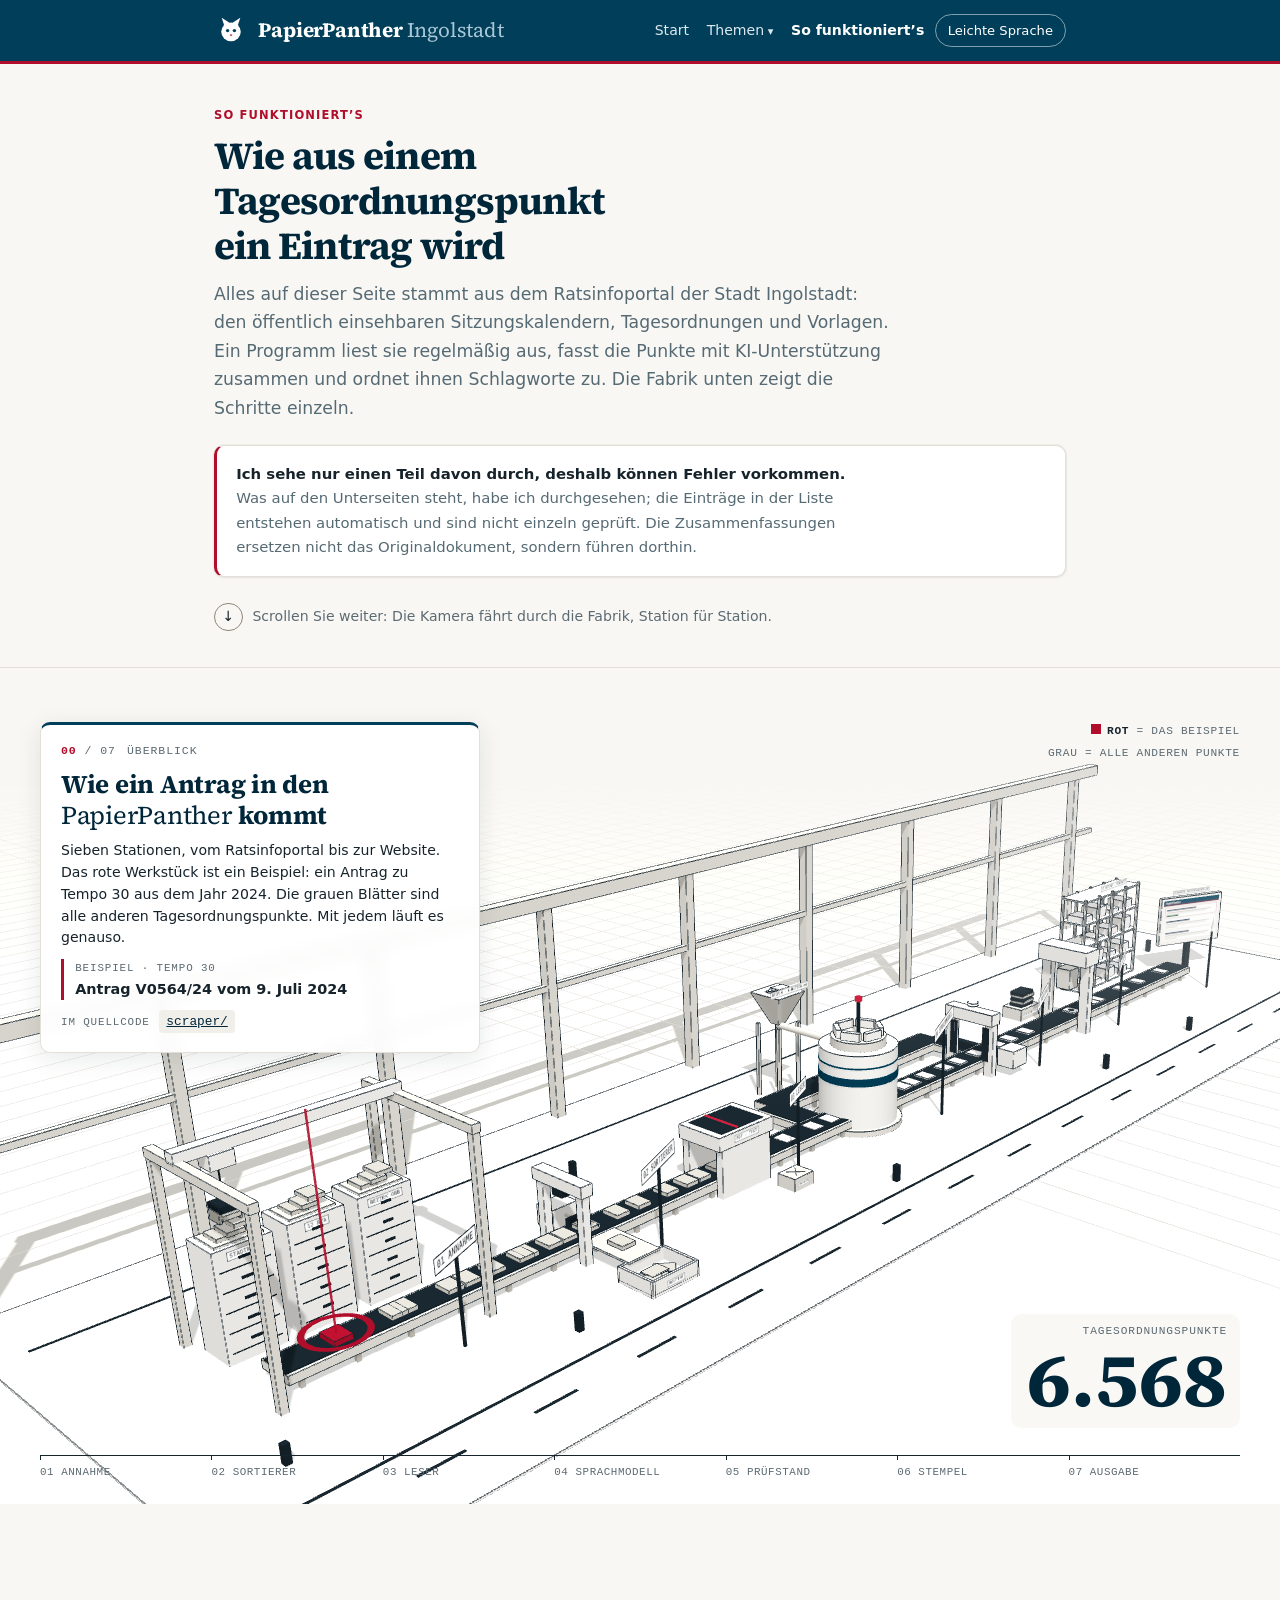
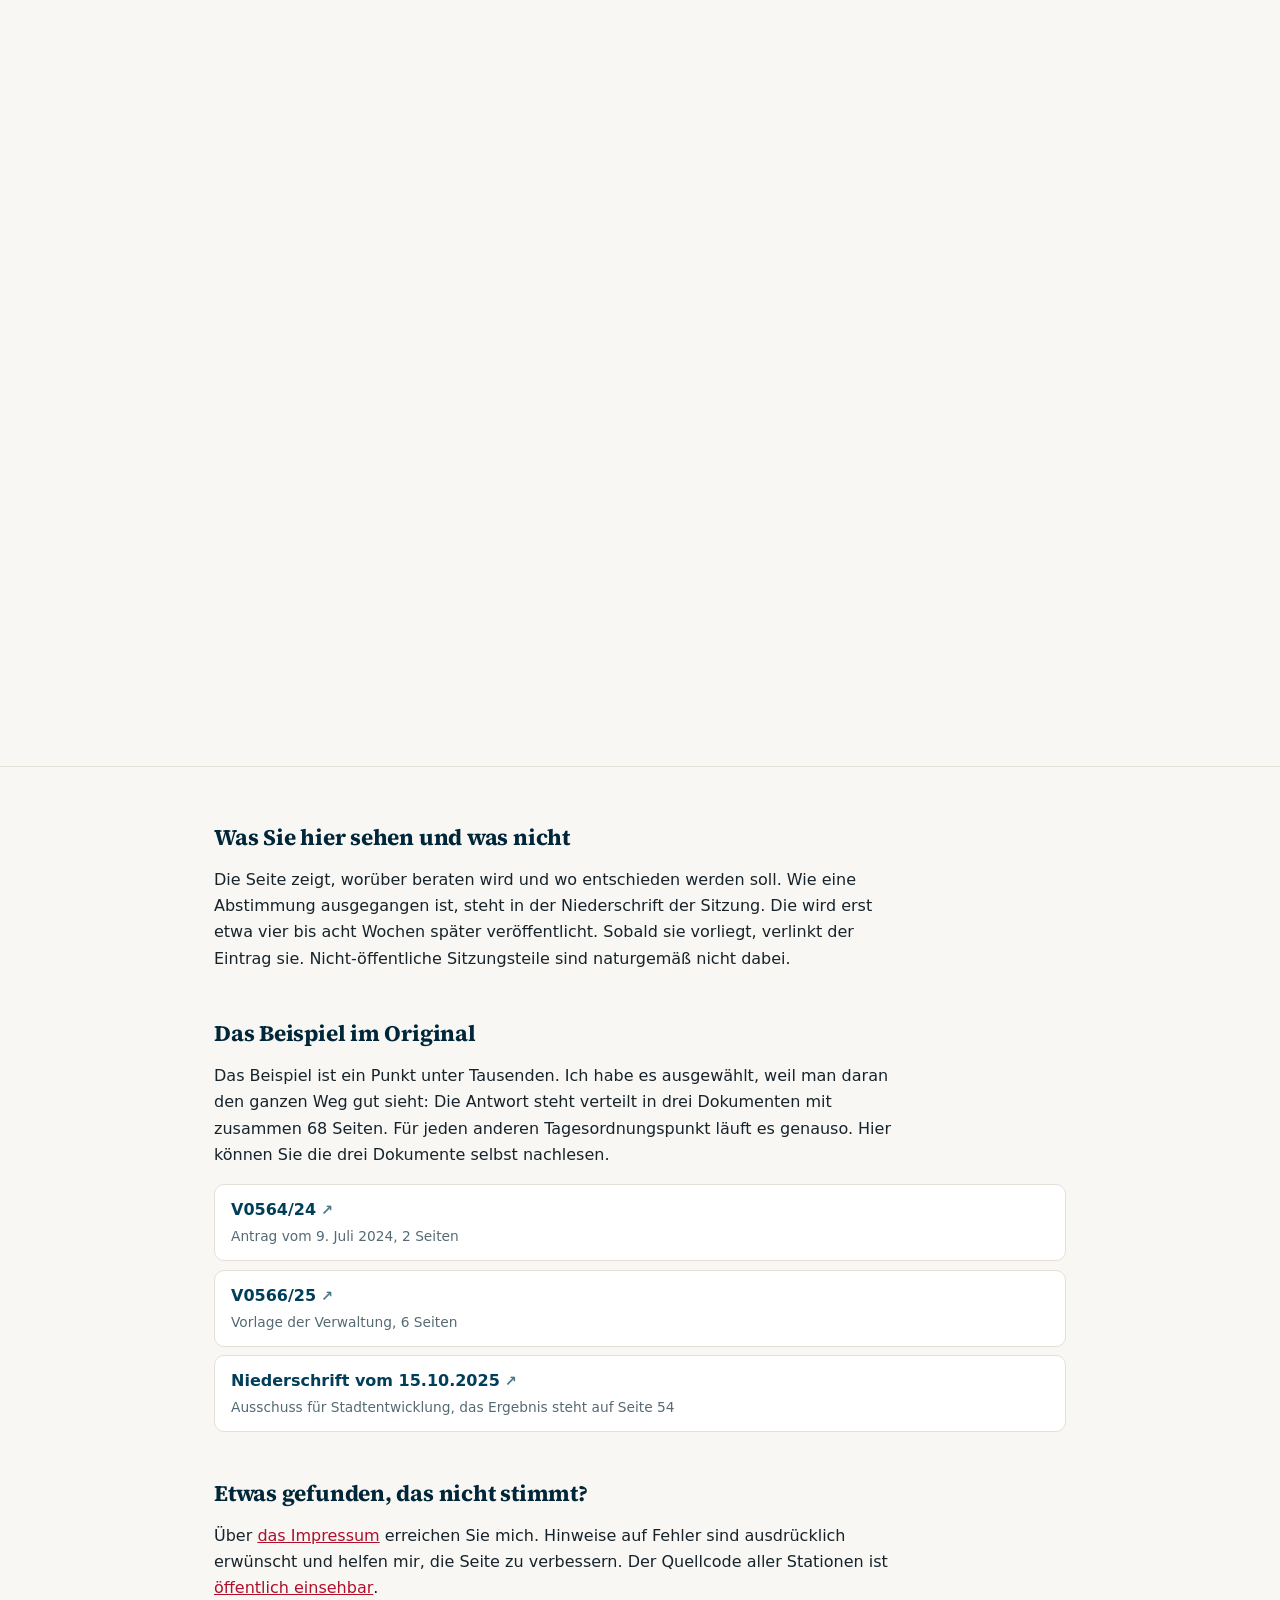
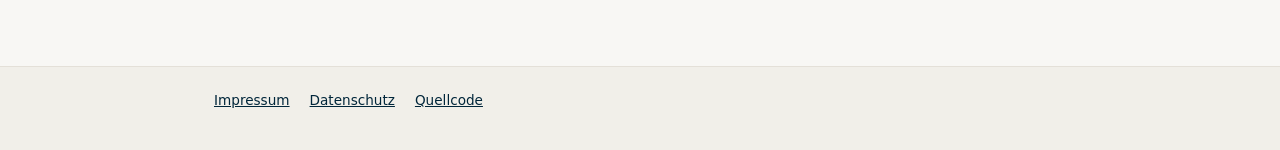
<file: so-funktionierts.html>
<!DOCTYPE html>
<html lang="de">
<head>
<meta charset="UTF-8">
<meta name="viewport" content="width=device-width, initial-scale=1">
<meta http-equiv="Content-Security-Policy" content="default-src 'self'; script-src 'self' 'unsafe-inline'; style-src 'self' 'unsafe-inline'; img-src 'self' data:; connect-src 'self' https://mnkeller.goatcounter.com; base-uri 'self'; form-action 'self'">
<title>So funktioniert’s — PapierPanther</title>
<meta name="description" content="Wie aus einem Tagesordnungspunkt im Ratsinfoportal ein Eintrag im PapierPanther wird: sieben Stationen, vom Auslesen über die KI-Zusammenfassung bis zur Prüfung.">
<meta name="robots" content="index, follow">
<link rel="canonical" href="https://schanzer-papierpanther.de/so-funktionierts.html">
<meta property="og:type" content="website">
<meta property="og:site_name" content="PapierPanther Ingolstadt">
<meta property="og:url" content="https://schanzer-papierpanther.de/so-funktionierts.html">
<meta property="og:title" content="So funktioniert’s — PapierPanther">
<meta property="og:description" content="Wie aus einem Tagesordnungspunkt im Ratsinfoportal ein Eintrag im PapierPanther wird: sieben Stationen, vom Auslesen über die KI-Zusammenfassung bis zur Prüfung.">
<meta property="og:image" content="https://schanzer-papierpanther.de/vorschau.png">
<meta property="og:locale" content="de_DE">
<meta name="twitter:card" content="summary">
<meta name="twitter:title" content="So funktioniert’s — PapierPanther">
<meta name="twitter:image" content="https://schanzer-papierpanther.de/vorschau.png">
<link rel="icon" href="data:image/svg+xml,%3Csvg xmlns='http://www.w3.org/2000/svg' viewBox='0 0 64 64'%3E%3Crect width='64' height='64' rx='14' fill='%23003E59'/%3E%3Cg transform='translate%286 8%29 scale%281.3%29'%3E%3Cpath d='M12.6 15 L9 4.5 L18.2 10.4 Z' fill='%23fff'/%3E%3Cpath d='M27.4 15 L31 4.5 L21.8 10.4 Z' fill='%23fff'/%3E%3Cellipse cx='20' cy='21' rx='11.5' ry='11' fill='%23fff'/%3E%3Ccircle cx='16' cy='19.5' r='2' fill='%23003E59'/%3E%3Ccircle cx='24' cy='19.5' r='2' fill='%23003E59'/%3E%3Cpath d='M18.4 24.2l1.6 2.2 1.6-2.2z' fill='%23B00E2B'/%3E%3C/g%3E%3C/svg%3E">
<link rel="preload" href="schrift/source-serif-4-latin-700-normal.woff2" as="font" type="font/woff2" crossorigin>
<link rel="stylesheet" href="schrift.css">
<style>
  :root {
    --primary: #003e59;
    --primary-dark: #00263a;
    --accent: #b00e2b;
    --text: #16232b;
    --text-muted: #566a74;
    --text-faint: #5c6a72;
    --bg: #f8f7f4;
    --bg-warm: #f1efe9;
    --card: #ffffff;
    --border: #e4e0d8;
    --border-strong: #8f8779;
    --font-display: 'Source Serif 4', 'Iowan Old Style', Georgia, serif;
    --font-body: -apple-system, BlinkMacSystemFont, 'Segoe UI', Roboto, system-ui, sans-serif;
    --font-mono: ui-monospace, 'SF Mono', Menlo, Consolas, monospace;
    --radius: 10px;
    --shadow: 0 1px 3px rgba(22,35,43,.06), 0 0 0 1px rgba(22,35,43,.04);
    --kopf: 0px; /* Hoehe der klebenden Kopfzeile, per Skript gesetzt */
  }
  *, *::before, *::after { box-sizing: border-box; margin: 0; padding: 0; }
  html { -webkit-text-size-adjust: 100%; }
  body {
    font-family: var(--font-body); color: var(--text); background: var(--bg);
    line-height: 1.65; font-size: 16px; -webkit-font-smoothing: antialiased;
  }
  .container { max-width: 900px; margin: 0 auto; padding: 0 1.5rem; }
  a { color: var(--accent); }

  .site-header {
    background: var(--primary); border-bottom: 3px solid var(--accent);
    padding: .85rem 0; position: sticky; top: 0; z-index: 50;
  }
  .site-header .container { display: flex; align-items: center; gap: .65rem; flex-wrap: wrap; }
  .logo-mark { flex: none; display: block; }
  .brand {
    font-family: var(--font-display); font-size: 1.28rem; font-weight: 700;
    letter-spacing: -.01em; color: #fff; text-decoration: none;
  }
  .brand span { color: #a9c7d6; font-weight: 400; }
  .btn-leicht {
    font: inherit; font-size: .82rem; cursor: pointer;
    background: none; border: 1px solid rgba(255,255,255,.5); color: #fff;
    padding: .3rem .75rem; border-radius: 999px;
  }
  .btn-leicht:hover { background: rgba(255,255,255,.14); }
  .btn-leicht[aria-pressed="true"] {
    background: #fff; color: var(--primary-dark); border-color: #fff; font-weight: 600;
  }

  h1 {
    font-family: var(--font-display); font-size: clamp(1.75rem, 4.5vw, 2.4rem);
    font-weight: 700; letter-spacing: -.02em; margin-bottom: .7rem;
    line-height: 1.18; max-width: 30ch; text-wrap: balance; color: var(--primary-dark);
  }
  h2 {
    font-family: var(--font-display); font-size: 1.4rem; font-weight: 700;
    margin: 2.75rem 0 .6rem; letter-spacing: -.01em; color: var(--primary-dark);
  }
  p { margin-bottom: 1rem; max-width: 68ch; }
  .lede { color: var(--text-muted); font-size: 1.08rem; max-width: 62ch; }

  .einstieg { padding: 2.6rem 0 2.2rem; }
  .kicker {
    font-size: .72rem; text-transform: uppercase; letter-spacing: .1em; font-weight: 600;
    color: var(--accent); margin-bottom: .5rem;
  }
  .hinweis-box {
    background: var(--card); border: 1px solid var(--border); border-left: 3px solid var(--accent);
    border-radius: var(--radius); box-shadow: var(--shadow);
    padding: 1rem 1.2rem; margin: 1.4rem 0 1.6rem; font-size: .93rem; color: var(--text-muted);
  }
  .hinweis-box p { margin: 0; }
  .hinweis-box strong { color: var(--text); }
  .scroll-hinweis { display: flex; align-items: center; gap: .6rem; font-size: .88rem; color: var(--text-faint); margin: 0; }
  .scroll-hinweis::before {
    content: '↓'; display: inline-grid; place-items: center; width: 1.8rem; height: 1.8rem;
    border: 1px solid var(--border-strong); border-radius: 50%; color: var(--text);
  }

  /* ---------- Fabrik ----------
     Ein festgehaltener 3D-Bildschirm, durch den das Scrollen die Kamera faehrt.
     Uebernommen aus dem Vortrag "PapierPanther vorgestellt" (Oktober 2026),
     Farben und Schriften an die Website angepasst. */
  .fabrik { position: relative; height: calc(9 * 100vh); height: calc(9 * 100svh); border-top: 1px solid var(--border); border-bottom: 1px solid var(--border); }
  .stage {
    position: sticky; top: var(--kopf); height: calc(100vh - var(--kopf)); height: calc(100svh - var(--kopf));
    overflow: hidden; background: var(--bg);
  }
  .stage canvas { position: absolute; inset: 0; width: 100%; height: 100%; display: block; }
  .hud-panel {
    position: absolute; z-index: 3; top: clamp(16px, 6vh, 72px);
    left: max(16px, calc((100vw - 1200px) / 2));
    width: min(440px, calc(100% - 32px));
    background: rgba(255,255,255,.93); -webkit-backdrop-filter: blur(8px); backdrop-filter: blur(8px);
    border: 1px solid var(--border); border-top: 3px solid var(--primary); border-radius: var(--radius);
    box-shadow: 0 6px 24px rgba(22,35,43,.10);
    padding: 1rem 1.25rem 1.15rem; display: grid; gap: .6rem; transition: opacity .28s ease;
  }
  .hud-panel.weg { opacity: 0; }
  .hud-k { font-family: var(--font-mono); font-size: .72rem; letter-spacing: .08em; text-transform: uppercase; color: var(--text-faint); display: flex; gap: .7rem; flex-wrap: wrap; }
  .hud-k b { color: var(--accent); font-weight: 600; }
  .hud-panel h2 { margin: 0; font-size: clamp(1.2rem, min(2vw, 3.6vh), 1.6rem); line-height: 1.2; text-wrap: balance; }
  .hud-panel h2 span { font-weight: 400; }
  .hud-panel > p { margin: 0; font-size: clamp(.88rem, min(1.1vw, 2.1vh), 1rem); line-height: 1.55; }
  .hud-stueck { border-left: 3px solid var(--accent); padding: 1px 0 1px .7rem; display: grid; gap: .1rem; }
  .hud-stueck span, .hud-code span { font-family: var(--font-mono); font-size: .68rem; letter-spacing: .08em; text-transform: uppercase; color: var(--text-faint); }
  .hud-stueck p { margin: 0; font-size: .9rem; line-height: 1.4; font-weight: 600; }
  .hud-code { display: flex; gap: .6rem; align-items: baseline; flex-wrap: wrap; }
  .hud-code code, .hud-code a { font-family: var(--font-mono); font-size: .8rem; background: var(--bg-warm); padding: 1px 7px; border-radius: 4px; color: var(--primary-dark); }
  .hud-zahl {
    position: absolute; z-index: 3; right: max(20px, calc((100vw - 1200px) / 2)); bottom: 76px;
    text-align: right; display: grid; gap: .15rem;
    background: rgba(248,247,244,.85); -webkit-backdrop-filter: blur(6px); backdrop-filter: blur(6px);
    padding: .5rem .8rem .7rem 1rem; border-radius: var(--radius);
  }
  .hud-zahl span { font-family: var(--font-mono); font-size: .7rem; letter-spacing: .08em; text-transform: uppercase; color: var(--text-faint); }
  .hud-zahl b { font-family: var(--font-display); font-size: clamp(2.8rem, min(6vw, 10vh), 5.5rem); font-weight: 700; line-height: .95; color: var(--primary-dark); font-variant-numeric: tabular-nums; }
  .hud-lineal {
    position: absolute; z-index: 3; left: max(16px, calc((100vw - 1200px) / 2)); right: max(20px, calc((100vw - 1200px) / 2)); bottom: 22px;
    border-top: 1px solid var(--text); font-family: var(--font-mono); font-size: .68rem; letter-spacing: .05em; text-transform: uppercase; color: var(--text-faint);
  }
  .hud-lineal ol { display: grid; grid-template-columns: repeat(7, minmax(0, 1fr)); }
  .hud-lineal li { list-style: none; padding-top: 8px; position: relative; white-space: nowrap; overflow: hidden; text-overflow: ellipsis; transition: color .25s; }
  .hud-lineal li::before { content: ""; position: absolute; left: 0; top: -5px; width: 1px; height: 9px; background: var(--text); }
  .hud-lineal li.on { color: var(--text); font-weight: 600; }
  .hud-lineal li.on::after { content: ""; position: absolute; left: 0; top: -1px; width: 100%; height: 3px; background: var(--accent); }
  .hud-lineal .lauf { position: absolute; left: 0; top: -1px; height: 1px; background: var(--accent); width: 0; }
  .hud-ecke {
    position: absolute; z-index: 3; top: clamp(16px, 6vh, 72px); right: max(20px, calc((100vw - 1200px) / 2));
    font-family: var(--font-mono); font-size: .7rem; letter-spacing: .06em; text-transform: uppercase; color: var(--text-faint);
    text-align: right; display: grid; gap: .25rem;
  }
  .hud-ecke b { color: var(--text); font-weight: 600; }
  .hud-ecke i { font-style: normal; display: inline-block; width: 10px; height: 10px; background: var(--accent); margin-right: 6px; }
  .nogl-hinweis { display: none; }
  .stage.nogl .nogl-hinweis {
    display: block; position: absolute; right: max(20px, calc((100vw - 1200px) / 2)); top: 45%;
    max-width: 30ch; font-size: .92rem; color: var(--text-muted);
  }
  /* Auf dem Handy liegt der Text unten, die Fabrik bleibt darueber sichtbar */
  @media (max-width: 760px) {
    .hud-panel { top: auto; bottom: 12px; left: 12px; width: calc(100% - 24px); padding: .8rem .95rem .9rem; gap: .45rem; }
    .hud-panel > p { font-size: .86rem; line-height: 1.45; }
    .hud-stueck p { font-size: .82rem; }
    .hud-code, .hud-lineal, .hud-ecke { display: none; }
    .hud-zahl { top: 12px; bottom: auto; right: 12px; padding: .35rem .6rem .45rem .7rem; }
    .hud-zahl b { font-size: 2.1rem; }
    .stage.nogl .nogl-hinweis { top: 16px; left: 16px; right: 16px; max-width: none; }
  }

  /* ---------- Nach der Fabrik ---------- */
  .nachher { padding: .6rem 0 3rem; }
  .belege { list-style: none; display: grid; gap: .55rem; margin: 1rem 0 1.2rem; }
  .belege li {
    background: var(--card); border: 1px solid var(--border); border-radius: var(--radius);
    padding: .75rem 1rem; display: grid; gap: .1rem;
  }
  .belege a { font-weight: 600; text-decoration: none; color: var(--primary); }
  .belege a:hover { text-decoration: underline; }
  .belege a::after { content: ' ↗'; opacity: .7; font-size: .9em; }
  .belege span { font-size: .86rem; color: var(--text-muted); }

  .fuss { border-top: 1px solid var(--border); background: var(--bg-warm); padding: 1.4rem 0 2.4rem; font-size: .85rem; color: var(--text-faint); }
  .fuss .container { display: flex; gap: 1.25rem; flex-wrap: wrap; }
  .fuss a { color: var(--primary-dark); }

  a:focus-visible, button:focus-visible { outline: 2px solid var(--accent); outline-offset: 2px; }
  .sr-only {
    position: absolute; width: 1px; height: 1px; padding: 0; margin: -1px;
    overflow: hidden; clip: rect(0,0,0,0); white-space: nowrap; border: 0;
  }
  @media (prefers-reduced-motion: reduce) {
    .hud-panel, .hud-lineal li { transition: none; }
  }
</style>
</head>
<body>

<header class="site-header">
  <div class="container">
    <svg class="logo-mark" width="34" height="34" viewBox="0 0 40 40" aria-hidden="true">
      <path d="M12.6 15 L9 4.5 L18.2 10.4 Z" fill="#fff"/>
      <path d="M27.4 15 L31 4.5 L21.8 10.4 Z" fill="#fff"/>
      <ellipse cx="20" cy="21" rx="11.5" ry="11" fill="#fff"/>
      <circle cx="16" cy="19.5" r="2" fill="#003E59"/>
      <circle cx="24" cy="19.5" r="2" fill="#003E59"/>
      <path d="M18.4 24.2l1.6 2.2 1.6-2.2z" fill="#B00E2B"/>
    </svg>
    <a class="brand" href="index.html">PapierPanther <span>Ingolstadt</span></a>
    <button class="btn-leicht" id="btn-leicht" type="button" aria-pressed="false">Leichte Sprache</button>
  </div>
</header>

<main id="hauptinhalt">
  <section class="einstieg">
    <div class="container">
      <p class="kicker" id="t-kicker">So funktioniert’s</p>
      <h1 id="t-h1">Wie aus einem Tagesordnungspunkt ein Eintrag wird</h1>
      <p class="lede" id="t-lede"></p>
      <div class="hinweis-box"><p id="t-fehler"></p></div>
      <p class="scroll-hinweis" id="t-scroll"></p>
    </div>
  </section>

  <section class="fabrik" id="fabrik" aria-labelledby="hud-titel">
    <div class="stage" id="stage">
      <canvas id="fabrik-canvas" aria-hidden="true"></canvas>
      <div class="hud-panel" id="hud-panel" aria-live="polite">
        <div class="hud-k"><span><b id="hud-nr">00</b> / 07</span><span id="hud-name">Überblick</span></div>
        <h2 id="hud-titel">Wie ein Antrag in den PapierPanther kommt</h2>
        <p id="hud-text"></p>
        <div class="hud-stueck"><span id="hud-stueck-lab">Beispiel · Tempo 30</span><p id="hud-stueck"></p></div>
        <div class="hud-code"><span id="hud-code-lab">Im Quellcode</span><a id="hud-code" href="https://github.com/mnkeller/papierpanther" rel="noopener noreferrer" target="_blank"></a></div>
      </div>
      <div class="hud-ecke" aria-hidden="true"><span id="t-ecke1"><i></i><b>Rot</b> = das Beispiel</span><span id="t-ecke2">Grau = alle anderen Punkte</span></div>
      <div class="hud-zahl" id="hud-zahl" aria-hidden="true"><span id="hud-zahl-lab">Tagesordnungspunkte</span><b id="hud-zahl-wert">0</b></div>
      <div class="hud-lineal" aria-hidden="true">
        <ol id="hud-lineal"></ol>
        <span class="lauf" id="hud-lauf"></span>
      </div>
      <p class="nogl-hinweis" id="t-nogl"></p>
    </div>
  </section>

  <section class="nachher">
    <div class="container">
      <h2 id="t-h-sehen">Was Sie hier sehen und was nicht</h2>
      <p id="t-sehen"></p>

      <h2 id="t-h-beispiel">Das Beispiel im Original</h2>
      <p id="t-beispiel"></p>
      <ul class="belege">
        <li><a href="https://www.ingolstadt.de/sessionnet/vo0050.php?__kvonr=19328" rel="noopener noreferrer" target="_blank">V0564/24<span class="sr-only"> (öffnet in neuem Tab)</span></a><span id="t-beleg1">Antrag vom 9. Juli 2024, 2 Seiten</span></li>
        <li><a href="https://www.ingolstadt.de/sessionnet/vo0050.php?__kvonr=20338" rel="noopener noreferrer" target="_blank">V0566/25<span class="sr-only"> (öffnet in neuem Tab)</span></a><span id="t-beleg2">Vorlage der Verwaltung, 6 Seiten</span></li>
        <li><a href="https://www.ingolstadt.de/sessionnet/getfile.php?id=246070&amp;type=do" rel="noopener noreferrer" target="_blank" id="t-beleg3a">Niederschrift vom 15.10.2025<span class="sr-only"> (öffnet in neuem Tab)</span></a><span id="t-beleg3">Ausschuss für Stadtentwicklung, das Ergebnis steht auf Seite 54</span></li>
      </ul>

      <h2 id="t-h-fehler">Etwas gefunden, das nicht stimmt?</h2>
      <p id="t-kontakt"></p>
    </div>
  </section>
</main>
<footer class="fuss"><div class="container"><a href="impressum.html">Impressum</a><a href="datenschutz.html" id="f-datenschutz">Datenschutz</a><a href="https://github.com/mnkeller/papierpanther" rel="noopener noreferrer" target="_blank" id="f-quellcode">Quellcode</a></div></footer>

<script src="data/fabrik.js"></script>
<script>
(function () {
  'use strict';
  var KEY = 'papierpanther-leichte-sprache';
  var reduce = matchMedia('(prefers-reduced-motion: reduce)').matches;
  var $ = function (s) { return document.querySelector(s); };
  var Z = window.FABRIK_ZAHLEN || {};
  var fmt = function (n) { return Math.round(n).toLocaleString('de-DE'); };
  var REPO = 'https://github.com/mnkeller/papierpanther/blob/main/';

  /* Texte: [normal, Leichte Sprache] */
  var T = {
    'kicker': ['So funktioniert’s', 'So geht diese Seite'],
    'h1': ['Wie aus einem Tagesordnungspunkt ein Eintrag wird', 'So kommt ein Thema auf diese Seite'],
    'lede': ['Alles auf dieser Seite stammt aus dem Ratsinfoportal der Stadt Ingolstadt: den öffentlich einsehbaren Sitzungskalendern, Tagesordnungen und Vorlagen. Ein Programm liest sie regelmäßig aus, fasst die Punkte mit KI-Unterstützung zusammen und ordnet ihnen Schlagworte zu. Die Fabrik unten zeigt die Schritte einzeln.',
             'Alle Infos kommen vom Rats-Info-Portal der Stadt Ingolstadt. Das darf jede und jeder lesen. Ein Computer-Programm liest diese Seiten regelmäßig. Eine KI schreibt dann kurze Texte dazu. Die Fabrik unten zeigt jeden Schritt.'],
    'fehler': ['<strong>Ich sehe nur einen Teil davon durch, deshalb können Fehler vorkommen.</strong> Was auf den Unterseiten steht, habe ich durchgesehen; die Einträge in der Liste entstehen automatisch und sind nicht einzeln geprüft. Die Zusammenfassungen ersetzen nicht das Originaldokument, sondern führen dorthin.',
               '<strong>Ich lese nur einen Teil der Texte durch. Darum können Fehler drin sein.</strong> Die Einträge in der Liste schreibt ein Computer-Programm. Richtig ist immer das Original-Dokument. Es ist bei jedem Eintrag verlinkt.'],
    'scroll': ['Scrollen Sie weiter: Die Kamera fährt durch die Fabrik, Station für Station.', 'Scrollen Sie nach unten. Dann sehen Sie jede Station.'],
    'ecke1': ['<i></i><b>Rot</b> = das Beispiel', '<i></i><b>Rot</b> = das Beispiel'],
    'ecke2': ['Grau = alle anderen Punkte', 'Grau = alle anderen Themen'],
    'nogl': ['Die 3D-Ansicht braucht WebGL. Dieser Browser bietet es gerade nicht an. Die Texte führen trotzdem durch alle Stationen.', 'Die Bilder gehen in diesem Browser nicht. Die Texte zeigen trotzdem jede Station.'],
    'stueck-lab': ['Beispiel · Tempo 30', 'Beispiel: Tempo 30'],
    'code-lab': ['Im Quellcode', 'Im Programm-Code'],
    'h-sehen': ['Was Sie hier sehen und was nicht', 'Das zeigt diese Seite, und das zeigt sie nicht'],
    'sehen': ['Die Seite zeigt, worüber beraten wird und wo entschieden werden soll. Wie eine Abstimmung ausgegangen ist, steht in der Niederschrift der Sitzung. Die wird erst etwa vier bis acht Wochen später veröffentlicht. Sobald sie vorliegt, verlinkt der Eintrag sie. Nicht-öffentliche Sitzungsteile sind naturgemäß nicht dabei.',
              'Die Seite zeigt, worüber der Stadt-Rat redet. Sie zeigt, wo er bald entscheiden will. Wie die Abstimmung ausging, steht im Protokoll. Das Protokoll kommt erst 4 bis 8 Wochen später. Dann gibt es einen Link dazu. Manche Sitzungs-Teile sind nicht öffentlich. Die zeigt diese Seite nicht.'],
    'h-beispiel': ['Das Beispiel im Original', 'Das Beispiel zum Nachlesen'],
    'beispiel': ['Das Beispiel ist ein Punkt unter Tausenden. Ich habe es ausgewählt, weil man daran den ganzen Weg gut sieht: Die Antwort steht verteilt in drei Dokumenten mit zusammen 68 Seiten. Für jeden anderen Tagesordnungspunkt läuft es genauso. Hier können Sie die drei Dokumente selbst nachlesen.',
                 'Das Beispiel ist ein Thema von vielen. Daran sieht man jeden Schritt gut. Die Antwort steht in 3 Dokumenten. Zusammen sind das 68 Seiten. Bei jedem anderen Thema geht es genauso. Hier können Sie die Dokumente lesen.'],
    'beleg1': ['Antrag vom 9. Juli 2024, 2 Seiten', 'Der Antrag, 2 Seiten'],
    'beleg2': ['Vorlage der Verwaltung, 6 Seiten', 'Die Antwort der Verwaltung, 6 Seiten'],
    'beleg3': ['Ausschuss für Stadtentwicklung, das Ergebnis steht auf Seite 54', 'Das Ergebnis steht auf Seite 54'],
    'h-fehler': ['Etwas gefunden, das nicht stimmt?', 'Haben Sie einen Fehler gefunden?'],
    'kontakt': ['Über <a href="impressum.html">das Impressum</a> erreichen Sie mich. Hinweise auf Fehler sind ausdrücklich erwünscht und helfen mir, die Seite zu verbessern. Der Quellcode aller Stationen ist <a href="https://github.com/mnkeller/papierpanther" rel="noopener noreferrer" target="_blank">öffentlich einsehbar<span class="sr-only"> (öffnet in neuem Tab)</span></a>.',
                'Schreiben Sie mir. Meine Kontakt-Daten stehen im <a href="impressum.html">Impressum</a>. Über Hinweise freue ich mich.'],
    'f-datenschutz': ['Datenschutz', 'Daten-Schutz'],
    'f-quellcode': ['Quellcode', 'Programm-Code']
  };
  var LINEAL = [['Annahme', 'Abholen'], ['Sortierer', 'Sortieren'], ['Leser', 'Lesen'], ['Sprachmodell', 'KI'], ['Prüfstand', 'Prüfen'], ['Stempel', 'Ergebnis'], ['Ausgabe', 'Website']];

  /* Stationen der Fabrik. Das rote Werkstueck ist ein Beispiel unter vielen;
     die Zahlen kommen aus data/fabrik.js (scraper/feed_bauen.py). */
  var STATIONEN = [
    { nr: '00', name: ['Überblick', 'Überblick'],
      titel: ['Wie ein Antrag in den <span>PapierPanther</span> kommt', 'So kommt ein Antrag auf die Seite'],
      text: ['Sieben Stationen, vom Ratsinfoportal bis zur Website. Das rote Werkstück ist ein Beispiel: ein Antrag zu Tempo 30 aus dem Jahr 2024. Die grauen Blätter sind alle anderen Tagesordnungspunkte. Mit jedem läuft es genauso.',
             'Es gibt 7 Stationen. Das rote Teil ist ein Beispiel. Es ist ein Antrag zu Tempo 30. Die grauen Blätter sind alle anderen Themen. Mit allen passiert das Gleiche.'],
      stueck: ['Antrag V0564/24 vom 9. Juli 2024', 'Antrag vom 9. Juli 2024'],
      code: 'scraper/', lab: ['Tagesordnungspunkte', 'Themen'], wert: Z.tops },
    { nr: '01', name: ['Annahme', 'Abholen'],
      titel: ['Der Greifer holt, <span>was öffentlich ist</span>', 'Das Programm holt die Seiten'],
      text: ['Ein Skript liest drei Portale aus: Stadtrat mit Ausschüssen, die zwölf Bezirksausschüsse und den Bezirk Oberbayern. Zwischen zwei Abrufen wartet es und merkt sich jede Seite, damit das Portal nichts zweimal liefern muss.',
             'Ein Programm liest 3 Internet-Seiten. Vom Stadt-Rat, von den Bezirks-Ausschüssen und vom Bezirk Oberbayern. Es liest langsam. So hat die Seite der Stadt keinen Stress.'],
      stueck: ['Antrag V0564/24, als PDF mit zwei Seiten', 'Der Antrag hat 2 Seiten'],
      code: 'scraper/ris_ingolstadt.py', lab: ['Sitzungen ausgelesen', 'Sitzungen gelesen'], wert: Z.sitzungen },
    { nr: '02', name: ['Sortierer', 'Sortieren'],
      titel: ['Jeder Punkt bekommt <span>eine Adresse</span>', 'Jedes Thema bekommt eine Nummer'],
      text: ['Aus jeder Sitzung werden die Tagesordnungspunkte, aus jedem Punkt die Vorlage. Ein fester Schlüssel sorgt dafür, dass nichts doppelt kommt oder verloren geht. Reine Sitzungsroutine wie „Genehmigung der Niederschrift“ fällt in die Kiste.',
             'Jedes Thema bekommt eine feste Nummer. So geht nichts verloren. Und nichts kommt doppelt. Manche Themen sind nur Routine. Zum Beispiel: Das Protokoll wird genehmigt. Die kommen in eine Kiste.'],
      stueck: ['stadt:11850#Ö9 · Ausschuss für Stadtentwicklung, 15.10.2025', 'Nummer: stadt:11850#Ö9'],
      code: 'scraper/ris_ingolstadt.py', lab: ['Routinepunkte aussortiert', 'Routine-Themen aussortiert'], wert: Z.routine },
    { nr: '03', name: ['Leser', 'Lesen'],
      titel: ['Erst lesen, <span>dann schreiben</span>', 'Erst wird gelesen'],
      text: ['Für jedes Thema holt ein Skript das Hauptdokument und zieht den Text heraus. Anlagen wie Pläne und Gutachten bleiben draußen. Sie vervielfachen die Textmenge, ohne zu sagen, worum es geht.',
             'Zu jedem Thema gibt es ein Dokument. Das Programm holt den Text aus dem Dokument. Pläne und Gutachten lässt es weg. Die sind sehr lang. Und sie sagen wenig über das Thema.'],
      stueck: ['Antrag (2 Seiten) und Vorlage der Verwaltung V0566/25 (6 Seiten) als Text', 'Antrag und Antwort der Verwaltung, 8 Seiten'],
      code: 'scraper/vorlagen_holen.py', lab: ['Themen mit verlinktem Dokument', 'Themen mit Dokument'], wert: Z.mit_dokument },
    { nr: '04', name: ['Sprachmodell', 'KI'],
      titel: ['Die KI schreibt, <span>mit dem Dokument auf dem Tisch</span>', 'Die KI schreibt einen kurzen Text'],
      text: ['Das Sprachmodell bekommt den Text der Vorlage und ein Regelwerk. Daraus schreibt es eine Überschrift, vier bis sieben Sätze in normaler Sprache, fünf bis neun in Leichter Sprache und Schlagworte aus einer festen Liste. Es soll nur zusammenfassen, was im Dokument steht.',
             'Die KI bekommt den Text vom Dokument. Und sie bekommt Regeln. Dann schreibt sie eine Überschrift und einen kurzen Text. Auch in Leichter Sprache. Sie soll nur schreiben, was im Dokument steht.'],
      stueck: ['„Grüne beantragen mehr Tempo-30-Strecken in Ingolstadt“ · Leichte Sprache: „Grüne wollen mehr Tempo 30 in der Stadt“', '„Grüne wollen mehr Tempo 30 in der Stadt“'],
      code: 'KURATION.md', lab: ['Themen auch in Leichter Sprache', 'Themen in Leichter Sprache'], wert: Z.leichte_sprache },
    { nr: '05', name: ['Prüfstand', 'Prüfen'],
      titel: ['Regeln, <span>die ein Programm nachrechnet</span>', 'Ein Programm prüft die Texte'],
      text: ['Vor jeder Veröffentlichung prüft ein Programm die Regeln. Kein Text darf einen Beschluss behaupten. Schlagworte nur aus der Liste. Jeder Link zeigt auf das Portal der Stadt. Sätze in Leichter Sprache mit mehr als 14 Wörtern werden gemeldet. Was durchfällt, geht zurück.',
             'Vor dem Veröffentlichen prüft ein Programm jeden Text. Zum Beispiel: Steht da ein Ergebnis, das die KI nicht wissen kann? Ist ein Satz zu lang? Dann geht der Text zurück.'],
      stueck: ['Bestanden: kein behaupteter Beschluss, alle Schlagworte erlaubt', 'Geprüft: alles in Ordnung'],
      code: 'scraper/pruefen.py', lab: ['automatische Prüfungen', 'Prüfungen'], wert: 16 },
    { nr: '06', name: ['Stempel', 'Ergebnis'],
      titel: ['Beschlüsse kommen aus dem Protokoll, <span>nie aus der KI</span>', 'Das Ergebnis kommt aus dem Protokoll'],
      text: ['Ob etwas entschieden ist, schreibt kein Sprachmodell. Ein eigenes Skript liest die Niederschriften und sucht die Abstimmung zur passenden Vorlage. Nur mit Beleg gibt es den Stempel. Im Zweifel steht da: Ergebnis steht im Protokoll.',
             'Die KI schreibt nie, wie abgestimmt wurde. Das steht im Protokoll der Sitzung. Ein Programm liest das Protokoll. Nur dann gibt es einen Stempel. Sonst steht da: Ergebnis steht im Protokoll.'],
      stueck: ['Niederschrift vom 15.10.2025, Seite 54: „Gegen 1 Stimme: Entsprechend dem Antrag genehmigt.“', 'Protokoll vom 15.10.2025: angenommen'],
      code: 'scraper/niederschriften_lesen.py', lab: ['Entscheidungen mit Beleg', 'Ergebnisse mit Beleg'], wert: Z.entschieden },
    { nr: '07', name: ['Ausgabe', 'Website'],
      titel: ['Sortiert nach <span>Lebenslage, Ort und Anlass</span>', 'Alles kommt auf die Website'],
      text: ['Am Ende steht alles in einer Datei, die die Website lädt. Jeder Eintrag ist nach Lebenslage, Stadtbezirk und Anlass sortiert und verlinkt die Quelle im Ratsinfoportal.',
             'Am Ende kommt alles auf diese Seite. Jedes Thema hat Schlag-Worte. Zum Beispiel den Stadt-Bezirk. So finden Sie es leichter. Bei jedem Thema gibt es einen Link zum Original.'],
      stueck: ['Unterwegs · stadtweit · Verkehrsplanung, Sicherheit', 'Unterwegs · ganze Stadt · Verkehr'],
      code: 'scraper/feed_bauen.py', lab: ['Stadtbezirke', 'Stadt-Bezirke'], wert: Z.stadtbezirke },
    { nr: '07', name: ['Ergebnis', 'Fertig'],
      titel: ['Einmal durch: <span>aus 68 Seiten wird eine Karte</span>', 'Aus 68 Seiten wird ein kurzer Text'],
      text: ['Von oben sieht man den ganzen Weg. Nur eine Station schreibt Text: das Sprachmodell. Alles andere holt, sortiert, prüft und belegt. Und bei jedem Eintrag ist das Original einen Klick entfernt.',
             'Von oben sieht man den ganzen Weg. Nur an einer Station schreibt die KI. Alle anderen Stationen holen, sortieren und prüfen. Das Original ist immer verlinkt.'],
      stueck: ['Status auf der Website: Entschieden, angenommen am 15.10.2025', 'Auf der Seite steht: Entschieden'],
      code: 'index.html', lab: ['Themen auf der Website', 'Themen auf der Seite'], wert: Z.themen }
  ];

  var btn = $('#btn-leicht');
  var leicht = false;
  try { leicht = localStorage.getItem(KEY) === '1'; } catch (e) {}
  var L = function () { return leicht ? 1 : 0; };

  function texte() {
    btn.setAttribute('aria-pressed', leicht ? 'true' : 'false');
    Object.keys(T).forEach(function (k) {
      var el = document.getElementById('t-' + k) || document.getElementById(k) || document.getElementById('hud-' + k);
      if (el) el.innerHTML = T[k][L()];
    });
    $('#hud-lineal').innerHTML = LINEAL.map(function (w, j) {
      return '<li>0' + (j + 1) + ' ' + w[L()] + '</li>';
    }).join('');
    aktiv = -1; fabrikScroll();
  }

  /* ---------- Fabrik: Texte zu den Stationen ---------- */
  var fab = $('#fabrik'), stage = $('#stage'), hp = $('#hud-panel'), hzw = $('#hud-zahl-wert'), lauf = $('#hud-lauf');
  var kopfzeile = $('.site-header');
  window.FAB = { s: 0 };
  var aktiv = -1, zahlJetzt = 0, zahlAnim = null, wechsel = null;
  function zeigeStation(i) {
    if (i === aktiv) return;
    var st = STATIONEN[i];
    var setze = function () {
      $('#hud-nr').textContent = st.nr; $('#hud-name').textContent = st.name[L()];
      $('#hud-titel').innerHTML = st.titel[L()]; $('#hud-text').textContent = st.text[L()];
      $('#hud-stueck').textContent = st.stueck[L()];
      var c = $('#hud-code'); c.textContent = st.code; c.href = REPO + st.code;
      $('#hud-zahl-lab').textContent = st.lab[L()];
      hp.classList.remove('weg');
    };
    clearTimeout(wechsel);
    if (aktiv === -1 || reduce) setze(); else { hp.classList.add('weg'); wechsel = setTimeout(setze, 260); }
    aktiv = i;
    document.querySelectorAll('#hud-lineal li').forEach(function (li, j) { li.classList.toggle('on', j + 1 === i); });
    var von = zahlJetzt, bis = st.wert || 0, t0 = performance.now();
    cancelAnimationFrame(zahlAnim);
    var schritt = function (now) {
      var f = reduce ? 1 : Math.min(1, (now - t0) / 700), e = 1 - Math.pow(1 - f, 3);
      zahlJetzt = von + (bis - von) * e; hzw.textContent = fmt(zahlJetzt);
      if (f < 1) zahlAnim = requestAnimationFrame(schritt);
    };
    zahlAnim = requestAnimationFrame(schritt);
  }
  function kopfHoehe() {
    // Auf dem Handy klebt die Kopfzeile nicht (kopf.js), dann klebt die Buehne ganz oben
    var h = getComputedStyle(kopfzeile).position === 'sticky' ? kopfzeile.offsetHeight : 0;
    document.documentElement.style.setProperty('--kopf', h + 'px');
    return h;
  }
  var kopf = 0;
  function fabrikScroll() {
    var r = fab.getBoundingClientRect();
    var total = fab.offsetHeight - stage.offsetHeight;
    var s = Math.max(0, Math.min(8, (kopf - r.top) / Math.max(1, total) * 8));
    window.FAB.s = s;
    zeigeStation(Math.round(s));
    lauf.style.width = (s <= 1 ? 0 : Math.min(1, (s - 1) / 7)) * 100 + '%';
  }

  btn.addEventListener('click', function () {
    leicht = !leicht;
    try { localStorage.setItem(KEY, leicht ? '1' : '0'); } catch (e) {}
    texte();
  });
  addEventListener('scroll', fabrikScroll, { passive: true });
  // kopf.js laeuft erst nach diesem Skript und aendert Hoehe und Position der Kopfzeile
  var neuMessen = function () { kopf = kopfHoehe(); fabrikScroll(); };
  addEventListener('resize', neuMessen);
  addEventListener('load', neuMessen);
  if (window.ResizeObserver) new ResizeObserver(neuMessen).observe(kopfzeile);
  kopf = kopfHoehe();
  texte();
})();
</script>

<!-- Klassisches <script src> statt ES-Modul: Module laden ueber file:// nicht,
     so laeuft die Fabrik auch, wenn die Seite per Doppelklick geoeffnet wird. -->
<script src="vendor/three/three.min.js"></script>
<script>
(function () {
const THREE = window.THREE;
if (!THREE) { document.getElementById('stage').classList.add('nogl'); return; }

const stage = document.getElementById('stage');
const canvas = document.getElementById('fabrik-canvas');
const fab = document.getElementById('fabrik');
const reduce = matchMedia('(prefers-reduced-motion: reduce)').matches;
const klein = matchMedia('(max-width: 760px)').matches;

let renderer = null;
try {
  renderer = new THREE.WebGLRenderer({ canvas, antialias: true, powerPreference: 'high-performance' });
} catch (err) { renderer = null; }
if (!renderer || !renderer.getContext()) { stage.classList.add('nogl'); }
else { bauen(); }

function bauen(){
  renderer.setPixelRatio(Math.min(devicePixelRatio || 1, klein ? 1.5 : 2));
  renderer.shadowMap.enabled = true;
  renderer.shadowMap.type = THREE.PCFSoftShadowMap;

  const scene = new THREE.Scene();
  const HG = new THREE.Color('#f8f7f4');
  scene.background = HG;
  scene.fog = new THREE.Fog(HG, 95, 240);
  const camera = new THREE.PerspectiveCamera(30, 1, 0.5, 500);

  scene.add(new THREE.HemisphereLight(0xffffff, 0xb8b4aa, 2.1));
  const sonne = new THREE.DirectionalLight(0xffffff, 2.3);
  sonne.position.set(-26, 58, 34);
  sonne.castShadow = true;
  sonne.shadow.mapSize.set(klein ? 1024 : 2048, klein ? 1024 : 2048);
  Object.assign(sonne.shadow.camera, { left:-64, right:64, top:42, bottom:-42, near:10, far:170 });
  sonne.shadow.bias = -0.0004; sonne.shadow.normalBias = 0.03;
  scene.add(sonne);

  const lam = c => new THREE.MeshLambertMaterial({ color: c });
  const M = {
    weiss: lam('#fbfbfa'), hell: lam('#e8e6e1'), mittel: lam('#c9c6bf'), dunkel: lam('#16232b'),
    rot: lam('#b00e2b'), boden: lam('#f1efe9'), papier: lam('#ffffff'), akte: lam('#d6d3cc'),
    blau: lam('#003e59')
  };
  const ROTLICHT = new THREE.MeshBasicMaterial({ color: '#d0213f' });
  const KANTE = new THREE.LineBasicMaterial({ color: '#16232b' });
  const MONO = 'ui-monospace, "SF Mono", Menlo, Consolas, monospace';

  const geoCache = new Map(), kantenCache = new Map();
  function boxGeo(w, h, d){ const k = w + '|' + h + '|' + d; if (!geoCache.has(k)) geoCache.set(k, new THREE.BoxGeometry(w, h, d)); return geoCache.get(k); }
  function kanten(g, thr = 1){ const k = g.uuid + ':' + thr; if (!kantenCache.has(k)) kantenCache.set(k, new THREE.EdgesGeometry(g, thr)); return kantenCache.get(k); }
  function box(w, h, d, mat, x, y, z, parent = scene, opt = {}){
    const g = boxGeo(w, h, d), m = new THREE.Mesh(g, mat);
    m.position.set(x, y, z);
    m.castShadow = opt.schatten !== false; m.receiveShadow = true;
    if (opt.kanten !== false) m.add(new THREE.LineSegments(kanten(g), KANTE));
    parent.add(m); return m;
  }
  // steht auf y0: Mittelpunkt liegt h/2 darüber
  const steh = (w, h, d, mat, x, z, y0 = 0, parent = scene, opt) => box(w, h, d, mat, x, y0 + h / 2, z, parent, opt);
  function zyl(r, h, mat, x, y, z, parent = scene, opt = {}){
    const g = new THREE.CylinderGeometry(opt.oben ?? r, r, h, opt.seg ?? 48);
    const m = new THREE.Mesh(g, mat); m.position.set(x, y, z);
    m.castShadow = true; m.receiveShadow = true;
    if (opt.kanten !== false) m.add(new THREE.LineSegments(kanten(g, 25), KANTE));
    parent.add(m); return m;
  }

  /* Beschriftungen als Textur */
  const aniso = renderer.capabilities.getMaxAnisotropy();
  function etikett(text, h, opt = {}){
    const size = 64, pad = opt.pad ?? 30;
    const c = document.createElement('canvas'), ctx = c.getContext('2d');
    const font = `${opt.gewicht ?? 600} ${size}px ${MONO}`;
    ctx.font = font;
    const w = Math.ceil(ctx.measureText(text).width) + pad * 2, hh = Math.round(size * 1.65);
    c.width = w; c.height = hh;
    ctx.fillStyle = opt.grund ?? '#ffffff'; ctx.fillRect(0, 0, w, hh);
    if (opt.rand !== false){ ctx.strokeStyle = opt.farbe ?? '#16232b'; ctx.lineWidth = 8; ctx.strokeRect(4, 4, w - 8, hh - 8); }
    ctx.font = font; ctx.fillStyle = opt.farbe ?? '#16232b'; ctx.textBaseline = 'middle'; ctx.textAlign = 'center';
    ctx.fillText(text, w / 2, hh / 2 + 3);
    const tex = new THREE.CanvasTexture(c); tex.colorSpace = THREE.SRGBColorSpace; tex.anisotropy = aniso;
    const m = new THREE.Mesh(new THREE.PlaneGeometry(h * w / hh, h), new THREE.MeshBasicMaterial({ map: tex, side: THREE.DoubleSide }));
    return m;
  }
  function schild(text, x, z, opt = {}){
    const hoehe = opt.hoehe ?? 5.2, ry = opt.ry ?? 0.42;
    steh(0.14, hoehe, 0.14, M.dunkel, x, z, 0, scene, { kanten:false });
    const e = etikett(text, opt.h ?? 0.95);
    e.position.set(x, hoehe + (opt.h ?? 0.95) / 2 - 0.05, z); e.rotation.y = ry;
    scene.add(e); return e;
  }

  /* ---------- Halle ---------- */
  const boden = new THREE.Mesh(new THREE.PlaneGeometry(700, 700), M.boden);
  boden.rotation.x = -Math.PI / 2; boden.receiveShadow = true; scene.add(boden);
  const raster = new THREE.GridHelper(330, 110, '#dcd8cf', '#e4e0d8'); raster.position.y = 0.004; scene.add(raster);
  box(108, 0.14, 32, M.weiss, 1.5, 0.07, -1.5, scene, { schatten:false });
  box(104, 0.02, 0.2, M.dunkel, 1.5, 0.15, 9.2, scene, { kanten:false, schatten:false });
  box(104, 0.02, 0.2, M.dunkel, 1.5, 0.15, -12.4, scene, { kanten:false, schatten:false });
  for (let x = -49; x <= 52; x += 6.5) box(2.6, 0.02, 0.2, M.dunkel, x, 0.15, 11.2, scene, { kanten:false, schatten:false });
  // Stützen an der Rückwand
  for (let x = -52; x <= 55; x += 13){ steh(0.7, 15, 0.7, M.hell, x, -16.5); }
  box(108, 0.9, 0.9, M.hell, 1.5, 15.45, -16.5);
  box(108, 0.4, 0.4, M.hell, 1.5, 9.5, -16.5);
  // Poller
  [[-47,6],[-31,7],[-19,-7.8],[-6,8],[7.5,-9.4],[20,7.5],[32,8],[50,-6]].forEach(([x,z]) => steh(0.36, 1.1, 0.36, M.dunkel, x, z, 0.14, scene, { kanten:false }));

  /* ---------- Förderband ---------- */
  const ST = [-39, -26, -13, 0, 13, 26, 39];
  const BAND_OBEN = 1.3;
  function band(x0, x1, z){
    const L = x1 - x0, c = (x0 + x1) / 2;
    box(L, 0.5, 2.4, M.hell, c, 0.95, z);
    box(L, 0.1, 2.0, M.dunkel, c, 1.25, z, scene, { kanten:false });
    for (let x = x0 + 0.8; x < x1; x += 3.1){ steh(0.26, 0.7, 0.26, M.mittel, x, z + 0.9, 0, scene, { kanten:false }); steh(0.26, 0.7, 0.26, M.mittel, x, z - 0.9, 0, scene, { kanten:false }); }
  }
  band(-44, 44.6, 0);
  band(-4, 14.6, -5);
  // Querbänder zwischen Hauptband und Rücklauf
  box(2.4, 0.5, 3.6, M.hell, 14.6, 0.95, -3.0); box(2.0, 0.1, 3.6, M.dunkel, 14.6, 1.25, -3.0, scene, { kanten:false });
  box(2.4, 0.5, 3.6, M.hell, -4, 0.95, -3.0); box(2.0, 0.1, 3.6, M.dunkel, -4, 1.25, -3.0, scene, { kanten:false });

  /* ---------- 01 Annahme ---------- */
  const SCHR = [-43, -39, -35];
  ['STADTRAT', '12 BZA', 'BEZIRK OBB'].forEach((name, i) => {
    const x = SCHR[i], H = 6.4;
    steh(3.2, H, 2.4, M.weiss, x, -4.6);
    for (let r = 0; r < 5; r++){
      box(2.7, 0.06, 0.04, M.dunkel, x, 0.75 + r * 1.12, -3.38, scene, { kanten:false, schatten:false });
      box(0.6, 0.14, 0.08, M.dunkel, x, 1.25 + r * 1.12, -3.36, scene, { kanten:false, schatten:false });
    }
    const e = etikett(name, 0.5); e.position.set(x, H - 0.45, -3.37); scene.add(e);
    steh(2.6, 0.12, 1.9, M.hell, x, -4.6, H);
    for (let k = 0; k < 3; k++) steh(0.95, 0.22, 1.25, M.akte, x - 0.5 + k * 0.5, -4.6 + (k % 2) * 0.2, H + 0.12 + k * 0.22);
  });
  [[-45, -7], [-45, 2.2], [-33, -7], [-33, 2.2]].forEach(([x, z]) => steh(0.42, 10.6, 0.42, M.hell, x, z));
  box(0.5, 0.5, 9.7, M.hell, -45, 10.85, -2.4); box(0.5, 0.5, 9.7, M.hell, -33, 10.85, -2.4);
  const bruecke = box(12.5, 0.6, 0.7, M.weiss, -39, 11.3, 0);
  const katze = box(1.3, 0.8, 1.1, M.weiss, 0, -0.7, 0, bruecke);
  const seil = box(0.07, 1, 0.07, M.dunkel, 0, -2, 0, katze, { kanten:false });
  const greifer = new THREE.Group(); katze.add(greifer);
  box(1.1, 0.35, 1.1, M.dunkel, 0, 0, 0, greifer);
  box(0.12, 0.6, 0.95, M.mittel, -0.52, -0.42, 0, greifer); box(0.12, 0.6, 0.95, M.mittel, 0.52, -0.42, 0, greifer);
  const fracht = box(0.95, 0.24, 1.25, M.akte, 0, -0.42, 0, greifer);
  const KATZE_Y = 11.3 - 0.7;
  const GK = [ // Phase, Brücke z, Ziel, Greifer y, trägt
    [0.00, -4.6, 'schrank', 9.4, 0], [0.10, -4.6, 'schrank', 7.25, 0], [0.18, -4.6, 'schrank', 7.25, 1],
    [0.28, -4.6, 'schrank', 9.4, 1], [0.50, 0.0, 'band', 9.4, 1], [0.62, 0.0, 'band', 2.05, 1],
    [0.68, 0.0, 'band', 2.05, 0], [0.80, 0.0, 'band', 9.4, 0], [1.00, -4.6, 'naechster', 9.4, 0]
  ];

  /* ---------- 02 Sortierer ---------- */
  steh(0.5, 4.4, 0.5, M.weiss, -26, 1.7); steh(0.5, 4.4, 0.5, M.weiss, -26, -1.7);
  box(0.8, 0.7, 4.2, M.weiss, -26, 4.75, 0);
  box(0.8, 0.45, 0.8, M.dunkel, -26, 4.17, 0);
  box(1.8, 1.3, 1.4, M.weiss, -24.6, 1.5, -2.4);
  const schieber2 = box(1.4, 0.55, 0.14, M.dunkel, -24.6, 1.6, -1.4);
  const stange2 = box(0.16, 0.16, 1, M.mittel, -24.6, 1.6, -1.9, scene, { kanten:false });
  box(2.3, 0.1, 3.8, M.hell, -24.6, 1.2, 3.1);
  const KX = -24.6, KZ = 6.1;
  box(3.4, 0.2, 2.8, M.weiss, KX, 0.24, KZ);
  box(3.4, 1.0, 0.14, M.weiss, KX, 0.64, KZ - 1.33); box(3.4, 1.0, 0.14, M.weiss, KX, 0.64, KZ + 1.33);
  box(0.14, 1.0, 2.8, M.weiss, KX - 1.63, 0.64, KZ); box(0.14, 1.0, 2.8, M.weiss, KX + 1.63, 0.64, KZ);
  for (let k = 0; k < 5; k++) box(0.95, 0.05, 1.25, M.akte, KX - 0.7 + (k % 3) * 0.7, 0.37 + k * 0.05, KZ - 0.3 + (k % 2) * 0.5, scene, { kanten:true }).rotation.y = k * 0.4;
  { const e = etikett('ROUTINE', 0.42); e.position.set(KX, 0.62, KZ + 1.41); scene.add(e); }

  /* ---------- 03 Leser ---------- */
  steh(4.2, 3.4, 0.5, M.weiss, -13, 1.45); steh(4.2, 3.4, 0.5, M.weiss, -13, -1.45);
  box(4.7, 0.9, 3.5, M.weiss, -13, 3.85, 0);
  box(3.7, 0.04, 2.9, M.dunkel, -13, 4.32, 0, scene, { kanten:false, schatten:false });
  const scan = box(0.16, 0.08, 2.8, ROTLICHT, -13, 4.37, 0, scene, { kanten:false, schatten:false });
  { const e = etikett('PDF → TEXT', 0.5); e.position.set(-13, 3.85, 1.76); scene.add(e); }
  steh(1.7, 1.0, 1.4, M.hell, -10.6, 3.6);
  { const e = etikett('ANLAGEN', 0.34); e.position.set(-10.6, 0.55, 4.31); scene.add(e); }
  box(1.2, 0.04, 0.04, M.dunkel, -10.6, 1.03, 3.6, scene, { kanten:false }).rotation.y = 0.8;
  box(1.2, 0.04, 0.04, M.dunkel, -10.6, 1.03, 3.6, scene, { kanten:false }).rotation.y = -0.8;

  /* ---------- 04 Sprachmodell ---------- */
  const SZ = -0.2;
  zyl(3.05, 0.4, M.hell, 0, 0.34, SZ);
  zyl(2.7, 5.6, M.weiss, 0, 3.0, SZ);
  zyl(2.74, 0.55, M.blau, 0, 3.9, SZ, scene, { kanten:false });
  zyl(2.74, 0.1, M.blau, 0, 4.9, SZ, scene, { kanten:false });
  zyl(1.9, 0.6, M.hell, 0, 6.1, SZ);
  const ring = new THREE.Group(); ring.position.set(0, 6.75, SZ); scene.add(ring);
  for (let k = 0; k < 6; k++){ const a = k / 6 * Math.PI * 2; const f = box(0.32, 0.55, 1.3, M.weiss, Math.cos(a) * 1.45, 0, Math.sin(a) * 1.45, ring); f.rotation.y = -a; }
  steh(0.18, 2.4, 0.18, M.dunkel, 0, SZ, 6.4, scene, { kanten:false });
  const mastLicht = box(0.36, 0.36, 0.36, ROTLICHT, 0, 8.95, SZ, scene, { kanten:false, schatten:false });
  // Trichter mit dem Regelwerk
  [[-1, -6.6], [1, -6.6], [-1, -8.6], [1, -8.6]].forEach(([x, z]) => steh(0.2, 5.6, 0.2, M.hell, x, z));
  const trichter = zyl(0.5, 2.3, M.weiss, 0, 6.75, -7.6, scene, { oben: 1.9, seg: 4 }); trichter.rotation.y = Math.PI / 4;
  const rohr = zyl(0.24, 5.2, M.hell, 0, 5.45, -5.0); rohr.rotation.x = Math.PI / 2;
  { const e = etikett('REGELN · KURATION.md', 0.5); e.position.set(0, 8.25, -6.45); scene.add(e); }
  for (let k = 0; k < 4; k++) box(0.8, 0.05, 1.05, M.papier, -0.3 + k * 0.2, 7.95 + k * 0.06, -7.6, scene).rotation.y = k * 0.5;

  /* ---------- 05 Prüfstand ---------- */
  steh(0.5, 4.2, 0.7, M.weiss, 13, 1.75); steh(0.5, 4.2, 0.7, M.weiss, 13, -1.75);
  box(1.0, 0.85, 4.2, M.weiss, 13, 4.6, 0);
  box(0.06, 2.6, 0.6, M.dunkel, 12.72, 2.6, 1.45, scene, { kanten:false }); box(0.06, 2.6, 0.6, M.dunkel, 12.72, 2.6, -1.45, scene, { kanten:false });
  const lampe = new THREE.Mesh(new THREE.SphereGeometry(0.36, 24, 16), new THREE.MeshBasicMaterial({ color: '#ffffff' }));
  lampe.position.set(13, 5.4, 0); scene.add(lampe);
  lampe.add(new THREE.LineSegments(new THREE.EdgesGeometry(new THREE.CylinderGeometry(0.4, 0.4, 0.2, 24), 25), KANTE));
  box(1.7, 1.3, 1.4, M.weiss, 14.6, 1.5, 2.6);
  const schieber5 = box(1.4, 0.55, 0.14, M.dunkel, 14.6, 1.6, 1.6);
  const stange5 = box(0.16, 0.16, 1, M.mittel, 14.6, 1.6, 2.0, scene, { kanten:false });
  { const e = etikett('16 PRÜFUNGEN', 0.42); e.position.set(13.52, 4.6, 0); e.rotation.y = Math.PI / 2; scene.add(e); }
  { const e = etikett('ZURÜCK', 0.42); e.position.set(5.2, 0.95, -3.79); scene.add(e); }

  /* ---------- 06 Stempel ---------- */
  steh(0.6, 5.8, 0.8, M.weiss, 26, 1.8); steh(0.6, 5.8, 0.8, M.weiss, 26, -1.8);
  box(1.9, 1.2, 4.4, M.weiss, 26, 6.4, 0);
  const ramme = new THREE.Group(); ramme.position.set(26, 4.4, 0); scene.add(ramme);
  box(1.2, 1.6, 1.2, M.hell, 0, 0, 0, ramme);
  zyl(0.52, 0.16, M.dunkel, 0, -0.88, 0, ramme, { kanten:false });
  steh(2.6, 1.1, 1.8, M.hell, 26.2, -4.4);
  for (let k = 0; k < 5; k++) box(1.6, 0.24, 1.15, k % 2 ? M.mittel : M.dunkel, 26.2 + (k % 2) * 0.12, 1.24 + k * 0.24, -4.4, scene, { kanten:true }).rotation.y = (k % 3) * 0.06;
  { const e = etikett('NIEDERSCHRIFTEN', 0.36); e.position.set(26.2, 0.6, -3.49); scene.add(e); }

  /* ---------- 07 Ausgabe ---------- */
  const RX = 34.6, RW = 2.2, RZ = -5;
  for (let i = 0; i <= 4; i++){ steh(0.16, 8.4, 0.16, M.hell, RX + i * RW, RZ + 1.12); steh(0.16, 8.4, 0.16, M.hell, RX + i * RW, RZ - 1.12); }
  for (let r = 0; r <= 4; r++) box(RW * 4 + 0.16, 0.1, 2.4, M.weiss, RX + RW * 2, r * 2 + 0.2, RZ);
  const fuell = [0.6, 0.3, 0.9, 0.5, 0, 1.0, 0.4, 0.7, 0.8, 0.2, 0.6, 1.1, 0.5, 0.9, 0.3, 0.7];
  for (let r = 0; r < 4; r++) for (let c = 0; c < 4; c++){
    const h = fuell[r * 4 + c]; if (!h) continue;
    if (r === 2 && c === 0) continue; // Fach für das rote Werkstück
    box(1.5, h, 1.5, M.papier, RX + c * RW + RW / 2, r * 2 + 0.25 + h / 2, RZ, scene);
  }
  { const e = etikett('12 BEZIRKE + STADTWEIT', 0.5); e.position.set(RX + RW * 2, 8.95, RZ + 1.2); scene.add(e); }
  // Bildschirm: die Website
  const bild = new THREE.Group(); bild.position.set(47.6, 0, -0.8); bild.rotation.y = -0.42; scene.add(bild);
  steh(0.45, 2.6, 0.45, M.dunkel, 0, 0, 0, bild, { kanten:false });
  box(6.6, 4.3, 0.35, M.weiss, 0, 4.75, 0, bild);
  {
    const c = document.createElement('canvas'); c.width = 1200; c.height = 760; const x = c.getContext('2d');
    x.fillStyle = '#f8f7f4'; x.fillRect(0, 0, 1200, 760);
    x.fillStyle = '#003e59'; x.fillRect(0, 0, 1200, 90);
    x.fillStyle = '#b00e2b'; x.fillRect(0, 90, 1200, 8);
    x.fillStyle = '#fff'; x.font = '700 44px "Source Serif 4", Georgia, serif'; x.textBaseline = 'middle'; x.fillText('PapierPanther', 40, 46);
    const karte = (y, rot) => {
      x.fillStyle = '#fff'; x.fillRect(40, y, 1120, 180);
      x.strokeStyle = rot ? '#b00e2b' : '#e4e0d8'; x.lineWidth = rot ? 6 : 4; x.strokeRect(40, y, 1120, 180);
      x.fillStyle = '#003e59'; x.fillRect(70, y + 30, rot ? 640 : 520, 28);
      x.fillStyle = '#d6d3cc'; x.fillRect(70, y + 80, 960, 14); x.fillRect(70, y + 106, 880, 14);
      x.fillStyle = rot ? '#1e6b3a' : '#e4e0d8'; x.fillRect(70, y + 136, 260, 22);
    };
    karte(130, true); karte(340, false); karte(550, false);
    const t = new THREE.CanvasTexture(c); t.colorSpace = THREE.SRGBColorSpace; t.anisotropy = aniso;
    const p = new THREE.Mesh(new THREE.PlaneGeometry(6.1, 3.86), new THREE.MeshBasicMaterial({ map: t }));
    p.position.set(0, 4.75, 0.18); bild.add(p);
    const e = etikett('SCHANZER-PAPIERPANTHER.DE', 0.42); e.position.set(0, 7.3, 0); bild.add(e);
  }

  /* ---------- Schilder ---------- */
  // rechts neben jeder Station, damit die Kamera das eigene Schild sieht und nicht das der nächsten
  schild('01 ANNAHME', -35.8, 3.8);
  schild('02 SORTIERER', -22.0, 3.6);
  schild('03 LESER', -9.0, 2.4);
  schild('04 SPRACHMODELL', 4.6, 3.6, { hoehe: 6.4 });
  schild('05 PRÜFSTAND', 17.2, 3.4);
  schild('06 STEMPEL', 29.4, 3.0);
  schild('07 AUSGABE', 43.4, 3.6);

  /* ---------- Blätter auf dem Band ---------- */
  const XS = -39, XE = 44.2, SY = BAND_OBEN;
  const XA = -24.6, XB = 14.6, XR = -4;
  const LAENGE = [XE - XS, (XA - XS) + 6.1, (XB - XS) + 5 + (XB - XR) + 5 + (XE - XR)];
  const EINHEIT = boxGeo(1, 1, 1);
  const blaetter = [];
  const N = 40, ABSTAND = (XE - XS) / N * 1.0;
  for (let i = 0; i < N; i++){
    const g = new THREE.Group();
    const m = new THREE.Mesh(EINHEIT, M.akte); m.castShadow = true; m.receiveShadow = true;
    m.add(new THREE.LineSegments(kanten(EINHEIT), KANTE));
    g.add(m);
    const stempel = new THREE.Mesh(new THREE.CylinderGeometry(0.26, 0.26, 0.03, 24), M.dunkel);
    stempel.visible = false; g.add(stempel);
    scene.add(g);
    const route = (i % 7 === 3) ? 1 : (i % 9 === 5) ? 2 : 0;
    blaetter.push({ g, m, stempel, route, off: i * ABSTAND * 1.7 + (i % 3) * 0.4, st: i % 6 === 0 });
  }
  const P = { x: 0, y: 0, z: 0, seg: 0, v: 0 };
  const sm = t => t * t * (3 - 2 * t);
  const cl = (t, a = 0, b = 1) => Math.max(a, Math.min(b, t));
  function aufRoute(r, u){
    P.seg = 0; P.v = 0; P.z = 0; P.y = SY;
    if (r === 0){ P.x = XS + u; return; }
    if (r === 1){
      const a = XA - XS;
      if (u < a){ P.x = XS + u; return; }
      const v = cl((u - a) / 6.1); P.x = XA; P.z = v * 6.1; P.seg = 9; P.v = v;
      P.y = SY - (SY - 0.42) * sm(cl((v - 0.8) / 0.2));
      return;
    }
    const a = XB - XS, b = XB - XR;
    if (u < a){ P.x = XS + u; return; }
    if (u < a + 5){ P.x = XB; P.z = -(u - a); P.seg = 1; P.v = (u - a) / 5; return; }
    if (u < a + 5 + b){ P.x = XB - (u - a - 5); P.z = -5; P.seg = 2; return; }
    if (u < a + 10 + b){ P.x = XR; P.z = -5 + (u - a - 5 - b); P.seg = 3; return; }
    P.x = XR + (u - a - 10 - b); P.seg = 4;
  }
  function form(x, seg){ if (seg === 2 || seg === 3) return 2; return x < ST[2] ? 0 : x < ST[3] ? 1 : 2; }
  const FORM = [[0.95, 0.24, 1.25], [0.95, 0.04, 1.25], [0.95, 0.09, 1.25]];

  /* ---------- Das rote Werkstück: das Beispiel ---------- */
  const stueck = new THREE.Group(); scene.add(stueck);
  const sAkte = box(1.05, 0.3, 1.35, M.rot, 0, 0.15, 0, stueck);
  const sBlatt = new THREE.Group(); stueck.add(sBlatt);
  box(1.05, 0.05, 1.35, M.rot, 0, 0.025, 0, sBlatt);
  for (let k = 0; k < 4; k++) box(k === 3 ? 0.45 : 0.75, 0.012, 0.07, M.dunkel, k === 3 ? -0.12 : 0, 0.057, -0.42 + k * 0.26, sBlatt, { kanten:false, schatten:false });
  const sDoppel = new THREE.Group(); stueck.add(sDoppel);
  box(1.05, 0.05, 1.35, M.rot, 0, 0.025, 0, sDoppel);
  box(1.05, 0.05, 1.35, M.rot, 0.2, 0.078, -0.16, sDoppel);
  for (let k = 0; k < 4; k++) box(k === 3 ? 0.45 : 0.75, 0.012, 0.07, M.dunkel, 0.2 + (k === 3 ? -0.12 : 0), 0.11, -0.58 + k * 0.26, sDoppel, { kanten:false, schatten:false });
  const sHaken = new THREE.Group(); sHaken.position.set(-0.36, 0.11, 0.42); sDoppel.add(sHaken);
  box(0.09, 0.03, 0.22, M.dunkel, -0.06, 0, 0.02, sHaken, { kanten:false }).rotation.y = 0.7;
  box(0.09, 0.03, 0.42, M.dunkel, 0.1, 0, -0.06, sHaken, { kanten:false }).rotation.y = -0.6;
  const sStempel = zyl(0.3, 0.035, M.dunkel, 0.28, 0.12, -0.05, sDoppel, { kanten:false });
  const strahlMat = new THREE.MeshBasicMaterial({ color: '#b00e2b', transparent: true, opacity: 0 });
  const strahl = new THREE.Mesh(new THREE.BoxGeometry(0.08, 12, 0.08), strahlMat);
  strahl.position.y = 6.3; stueck.add(strahl);
  const kreisMat = new THREE.MeshBasicMaterial({ color: '#b00e2b', transparent: true, opacity: 0, side: THREE.DoubleSide });
  const kreis = new THREE.Mesh(new THREE.RingGeometry(1.5, 1.85, 48), kreisMat);
  kreis.rotation.x = -Math.PI / 2; kreis.position.y = 0.35; stueck.add(kreis);

  const fach = { x: RX + RW * 0.5, y: 4.25, z: RZ };
  const RAST = [-40.6, -38.2, -23.4, -10.4, 3.5, 16.0, 28.2, fach.x, fach.x]; // Halt je Station
  function stueckPos(s, out){
    const i = Math.min(7, Math.floor(s)), f = s - i, e = sm(cl((f - 0.18) / 0.64));
    out.y = SY; out.z = 0;
    if (i >= 7){ out.x = fach.x; out.y = fach.y; out.z = fach.z; return; }
    if (i === 6){
      const e1 = cl(e / 0.62), e2 = cl((e - 0.62) / 0.38);
      out.x = RAST[6] + (fach.x - RAST[6]) * sm(e1);
      out.y = SY + (fach.y - SY) * sm(e2); out.z = fach.z * sm(e2);
      return;
    }
    out.x = RAST[i] + (RAST[i + 1] - RAST[i]) * e;
  }

  /* ---------- Kamera ---------- */
  const V = (x, y, z) => new THREE.Vector3(x, y, z);
  const KAM = [
    { p: V(-74, 40, 60), t: V(4, 0, -6) },
    { p: V(-29.5, 12.5, 18.5), t: V(-39.5, 4.3, -1.6) },
    { p: V(-17.5, 9.5, 16.5), t: V(-25, 1.8, 1.6) },
    { p: V(-4.8, 8.5, 14.5), t: V(-12, 2.2, 0) },
    { p: V(10.5, 11.5, 19.5), t: V(0.5, 3.4, -2.2) },
    { p: V(21.5, 11, 16.5), t: V(11.5, 2.0, -2.6) },
    { p: V(34, 9, 15.5), t: V(26.5, 2.6, -1.2) },
    { p: V(50.5, 11, 18), t: V(40.5, 3.8, -2.6) },
    { p: V(-62, 78, 74), t: V(6, 0, -8) }
  ];
  // Stationen: Abstand zur Maschine strecken, ohne den Blickwinkel zu ändern
  [1, 1.55, 1.75, 1.75, 1.45, 1.5, 1.75, 1.5, 1].forEach((z, i) => { KAM[i].p.sub(KAM[i].t).multiplyScalar(z).add(KAM[i].t); });
  const kp = new THREE.Vector3(), kt = new THREE.Vector3(), tmp = new THREE.Vector3();
  function kamera(s, zeit){
    const i = Math.min(7, Math.floor(s)), f = s - i, e = sm(cl((f - 0.12) / 0.76));
    kp.lerpVectors(KAM[i].p, KAM[i + 1].p, e);
    kt.lerpVectors(KAM[i].t, KAM[i + 1].t, e);
    if (i >= 1 && i <= 6) kp.y += Math.sin(e * Math.PI) * 5;
    if (!reduce){
      tmp.subVectors(kp, kt); const w = Math.sin(zeit * 0.18) * 0.035;
      tmp.applyAxisAngle(THREE.Object3D.DEFAULT_UP, w); kp.addVectors(kt, tmp);
    }
    camera.position.copy(kp); camera.lookAt(kt);
  }

  /* ---------- Größe ---------- */
  // Gebaut für ein Querformat um 16:10. Bei schmalerem Bild den Blickwinkel
  // öffnen, damit seitlich gleich viel Fabrik zu sehen ist wie im Vortrag.
  const HFOV_HALB = Math.atan(Math.tan(THREE.MathUtils.degToRad(15)) * 1.6);
  function groesse(){
    const w = stage.clientWidth, h = stage.clientHeight;
    renderer.setSize(w, h, false);
    camera.aspect = w / h;
    camera.fov = camera.aspect >= 1.6 ? 30 : Math.min(62, THREE.MathUtils.radToDeg(2 * Math.atan(Math.tan(HFOV_HALB) / camera.aspect)));
    // Breit: Text links, Fabrik nach rechts schieben. Schmal: Text unten, Fabrik nach oben.
    if (w >= 1100) camera.setViewOffset(w, h, -w * 0.15, 0, w, h);
    else if (w <= 760) camera.setViewOffset(w, h, 0, h * 0.2, w, h);
    else camera.clearViewOffset();
    camera.updateProjectionMatrix();
    zeichne(0);
  }
  new ResizeObserver(groesse).observe(stage);

  /* ---------- Bewegung ---------- */
  let zeit = 0, sJetzt = window.FAB ? window.FAB.s : 0, zuletzt = performance.now(), laeuft = false;
  const SP = { x: 0, y: 0, z: 0 };
  function zeichne(dt){
    const sZiel = window.FAB ? window.FAB.s : 0;
    sJetzt = (reduce || dt === 0) ? sZiel : sJetzt + (sZiel - sJetzt) * (1 - Math.exp(-dt * 4.5));
    kamera(sJetzt, zeit);

    // Greifer
    const zyklus = 7, k = Math.floor(zeit / zyklus) % 3, ph = (zeit % zyklus) / zyklus;
    let j = 0; while (j < GK.length - 2 && ph > GK[j + 1][0]) j++;
    const A = GK[j], B = GK[j + 1], q = sm(cl((ph - A[0]) / (B[0] - A[0])));
    const zielX = n => n === 'schrank' ? SCHR[k] : n === 'band' ? -39 : SCHR[(k + 1) % 3];
    bruecke.position.z = A[1] + (B[1] - A[1]) * q;
    katze.position.x = zielX(A[2]) + (zielX(B[2]) - zielX(A[2])) * q + 39;
    const gy = A[3] + (B[3] - A[3]) * q;
    greifer.position.y = gy - KATZE_Y;
    const seilL = Math.max(0.05, KATZE_Y - 0.4 - (gy + 0.18));
    seil.scale.y = seilL; seil.position.y = -0.4 - seilL / 2;
    fracht.visible = !!A[4] && ph < 0.68;

    scan.position.x = -13 + Math.sin(zeit * 2.2) * 1.6;
    ring.rotation.y = zeit * 0.9;
    mastLicht.visible = reduce || Math.sin(zeit * 4) > -0.3;
    const rp = (zeit % 1.9) / 1.9; const runter = rp < 0.12 ? sm(rp / 0.12) : rp < 0.3 ? 1 - sm((rp - 0.12) / 0.18) : 0;
    ramme.position.y = 4.4 - runter * 2.15;

    // Blätter
    let push2 = null, push5 = null;
    for (const b of blaetter){
      const L = LAENGE[b.route];
      const u = ((zeit * 1.45 + b.off) % L + L) % L;
      aufRoute(b.route, u);
      const fo = form(P.x, P.seg), d = FORM[fo];
      let sk = 1;
      if (P.x > XE - 1.4 && P.seg !== 2 && P.seg !== 3) sk = cl((XE - P.x) / 1.4);
      b.m.scale.set(d[0] * sk, d[1], d[2] * sk);
      b.m.material = fo === 0 ? M.akte : M.papier;
      b.g.position.set(P.x, P.y + d[1] / 2, P.z);
      b.g.visible = sk > 0.02;
      b.stempel.visible = b.st && P.x > ST[5] + 0.2 && P.seg !== 2 && P.seg !== 3;
      b.stempel.position.y = d[1] / 2 + 0.02;
      if (P.seg === 9 && P.v < 0.45) push2 = P.z;
      if (P.seg === 1) push5 = P.z;
    }
    const z2 = push2 !== null ? push2 - 0.75 : -1.4;
    schieber2.position.z = z2; stange2.scale.z = Math.max(0.05, z2 + 1.7); stange2.position.z = (-1.7 + z2) / 2;
    const z5 = push5 !== null ? push5 + 0.75 : 1.6;
    schieber5.position.z = z5; stange5.scale.z = Math.max(0.05, 1.9 - z5); stange5.position.z = (1.9 + z5) / 2;
    lampe.material.color.set(push5 !== null ? '#d0213f' : '#ffffff');

    // Werkstück
    stueckPos(sJetzt, SP);
    stueck.position.set(SP.x, SP.y, SP.z);
    const fx = SP.x;
    sAkte.visible = fx < ST[2] + 0.3;
    sBlatt.visible = !sAkte.visible && fx < ST[3] + 0.3;
    sDoppel.visible = !sAkte.visible && !sBlatt.visible;
    sHaken.visible = fx > ST[4] + 0.6 || sJetzt > 6.5;
    sStempel.visible = fx > ST[5] + 0.6 || sJetzt > 6.5;
    const ueber = Math.max(cl(1 - sJetzt * 1.4), cl((sJetzt - 7.3) * 1.5));
    strahlMat.opacity = ueber * 0.9; strahl.visible = ueber > 0.01;
    strahl.scale.y = sJetzt > 7 ? 1.6 : 1;
    kreisMat.opacity = ueber; kreis.visible = ueber > 0.01;

    renderer.render(scene, camera);
  }
  function schleife(now){
    if (!laeuft) return;
    // Kamerafahrt mit echter Zeit, damit sie auch bei wenigen Bildern pro Sekunde ankommt; Maschinen höchstens 50 ms pro Bild
    const dt = Math.min(1, (now - zuletzt) / 1000); zuletzt = now;
    if (!reduce) zeit += Math.min(0.05, dt);
    zeichne(dt || 0.0001);
    requestAnimationFrame(schleife);
  }
  new IntersectionObserver(es => {
    const sicht = es[0].isIntersecting;
    if (sicht && !laeuft){ laeuft = true; zuletzt = performance.now(); sJetzt = window.FAB ? window.FAB.s : 0; requestAnimationFrame(schleife); }
    else if (!sicht) laeuft = false;
  }, { rootMargin: '120px 0px' }).observe(fab);
  groesse();
}
})();
</script>
<script src="kopf.js" defer></script>
<script src="zaehler.js" defer></script>
</body>
</html>
</file>
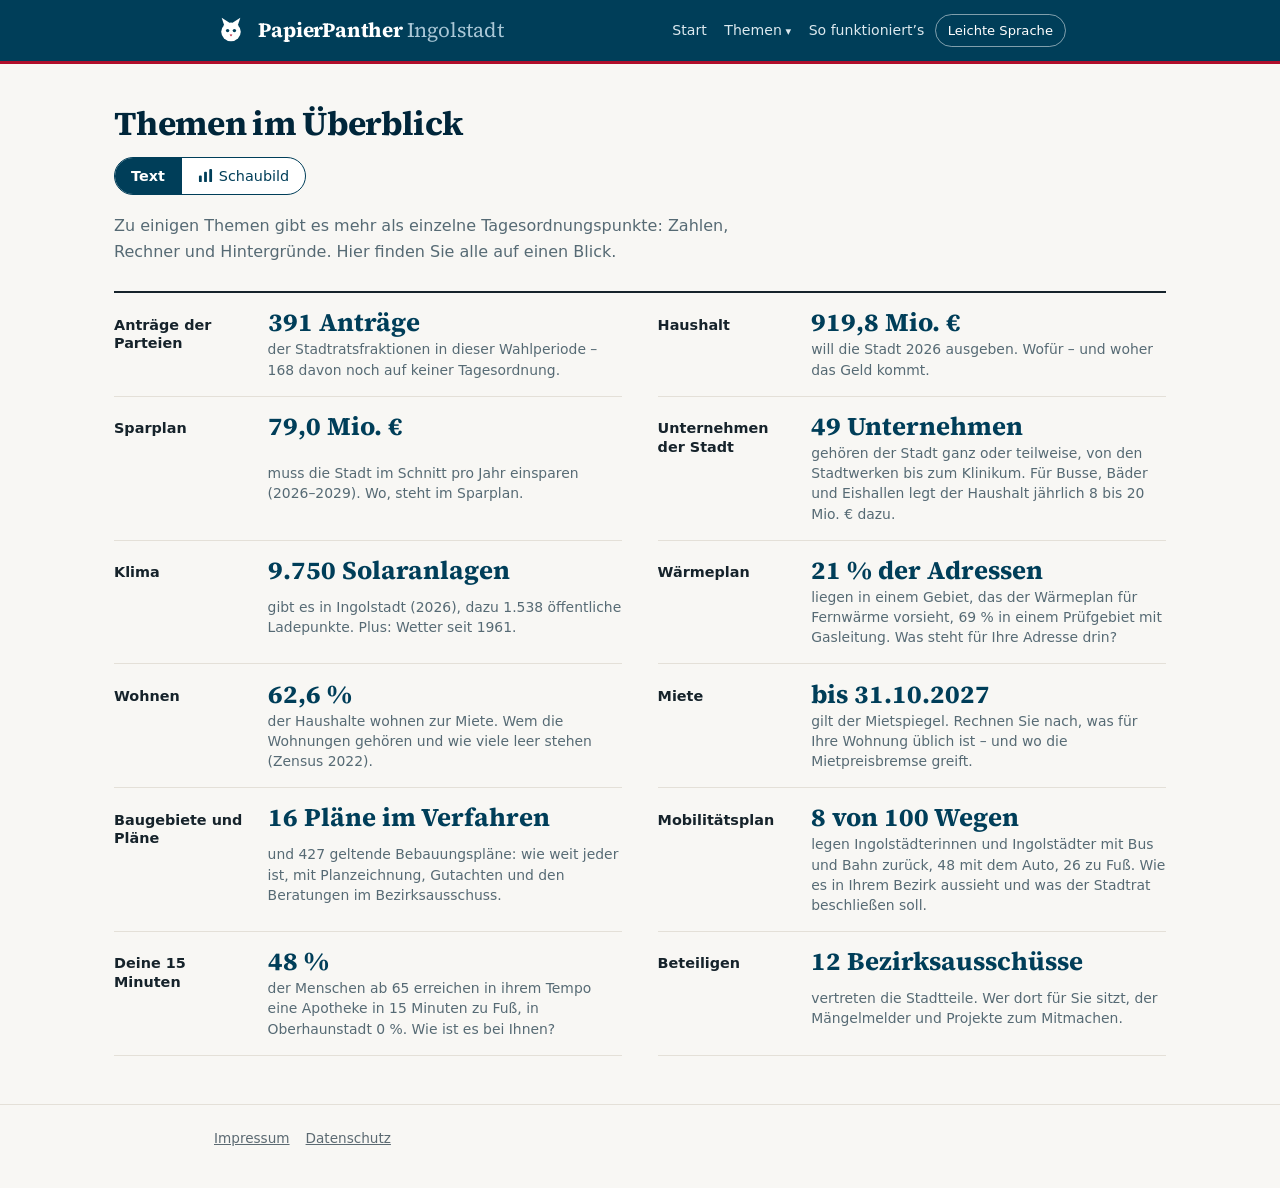
<file: themen.html>
<!DOCTYPE html>
<html lang="de">
<head>
<meta charset="UTF-8">
<meta name="viewport" content="width=device-width, initial-scale=1">
<meta http-equiv="Content-Security-Policy" content="default-src 'self'; script-src 'self' 'unsafe-inline'; style-src 'self' 'unsafe-inline'; img-src 'self' data:; connect-src 'self' https://mnkeller.goatcounter.com; base-uri 'self'; form-action 'self'">
<title>Themen im Überblick — PapierPanther</title>
<meta name="description" content="Haushalt, Sparplan, Unternehmen der Stadt, Klima, Miete, Anträge und Beteiligung in Ingolstadt – je eine Kernzahl und der Weg zur ausführlichen Seite.">
<meta name="robots" content="index, follow">
<link rel="canonical" href="https://schanzer-papierpanther.de/themen.html">
<meta property="og:type" content="website">
<meta property="og:site_name" content="PapierPanther Ingolstadt">
<meta property="og:url" content="https://schanzer-papierpanther.de/themen.html">
<meta property="og:title" content="Themen im Überblick — PapierPanther">
<meta property="og:description" content="Haushalt, Sparplan, Unternehmen der Stadt, Klima, Miete, Anträge und Beteiligung in Ingolstadt – je eine Kernzahl und der Weg zur ausführlichen Seite.">
<meta property="og:image" content="https://schanzer-papierpanther.de/vorschau.png">
<meta property="og:locale" content="de_DE">
<meta name="twitter:card" content="summary">
<meta name="twitter:title" content="Themen im Überblick — PapierPanther">
<meta name="twitter:image" content="https://schanzer-papierpanther.de/vorschau.png">
<link rel="icon" href="data:image/svg+xml,%3Csvg xmlns='http://www.w3.org/2000/svg' viewBox='0 0 64 64'%3E%3Crect width='64' height='64' rx='14' fill='%23003E59'/%3E%3Cg transform='translate%286 8%29 scale%281.3%29'%3E%3Cpath d='M12.6 15 L9 4.5 L18.2 10.4 Z' fill='%23fff'/%3E%3Cpath d='M27.4 15 L31 4.5 L21.8 10.4 Z' fill='%23fff'/%3E%3Cellipse cx='20' cy='21' rx='11.5' ry='11' fill='%23fff'/%3E%3Ccircle cx='16' cy='19.5' r='2' fill='%23003E59'/%3E%3Ccircle cx='24' cy='19.5' r='2' fill='%23003E59'/%3E%3Cpath d='M18.4 24.2l1.6 2.2 1.6-2.2z' fill='%23B00E2B'/%3E%3C/g%3E%3C/svg%3E">
<link rel="preload" href="schrift/source-serif-4-latin-700-normal.woff2" as="font" type="font/woff2" crossorigin>
<link rel="stylesheet" href="schrift.css">
<style>
  :root {
    --primary: #003e59;
    --primary-dark: #00263a;
    --accent: #b00e2b;
    --text: #16232b;
    --text-muted: #566a74;
    --text-faint: #5c6a72;
    --bg: #f8f7f4;
    --bg-warm: #f1efe9;
    --card: #ffffff;
    --border: #e4e0d8;
    --border-strong: #8f8779;
    --font-display: 'Source Serif 4', 'Iowan Old Style', Georgia, serif;
    --font-body: -apple-system, BlinkMacSystemFont, 'Segoe UI', Roboto, system-ui, sans-serif;
    --radius: 10px;
    --shadow: 0 1px 3px rgba(22,35,43,.06), 0 0 0 1px rgba(22,35,43,.04);
  }
  *, *::before, *::after { box-sizing: border-box; margin: 0; padding: 0; }
  html { -webkit-text-size-adjust: 100%; }
  body {
    font-family: var(--font-body); color: var(--text); background: var(--bg);
    line-height: 1.65; font-size: 16px; -webkit-font-smoothing: antialiased;
  }
  .container { max-width: 900px; margin: 0 auto; padding: 0 1.5rem; }
  a { color: var(--accent); }

  .site-header {
    background: var(--primary); border-bottom: 3px solid var(--accent);
    padding: .85rem 0; position: sticky; top: 0; z-index: 50;
  }
  .site-header .container { display: flex; align-items: center; gap: .65rem; flex-wrap: wrap; }
  .logo-mark { flex: none; display: block; }
  .brand {
    font-family: var(--font-display); font-size: 1.28rem; font-weight: 700;
    letter-spacing: -.01em; color: #fff; text-decoration: none;
  }
  .brand span { color: #a9c7d6; font-weight: 400; }
  .header-spacer { margin-left: auto; }
  .btn-zurueck {
    font-size: .82rem; font-weight: 600; text-decoration: none; color: #fff;
    background: none; border: 1px solid rgba(255,255,255,.5); border-radius: 999px;
    padding: .3rem .85rem;
  }
  .btn-zurueck:hover { background: rgba(255,255,255,.14); }
  .btn-leicht {
    font: inherit; font-size: .82rem; cursor: pointer;
    background: none; border: 1px solid rgba(255,255,255,.5); color: #fff;
    padding: .3rem .75rem; border-radius: 999px;
  }
  .btn-leicht:hover { background: rgba(255,255,255,.14); }
  .btn-leicht[aria-pressed="true"] {
    background: #fff; color: var(--primary-dark); border-color: #fff; font-weight: 600;
  }

  .disclaimer {
    background: #fdf6e7; border-bottom: 1px solid #e8d9b0; color: #7d6320;
    font-size: .74rem; padding: .5rem 0;
  }
  .disclaimer strong { font-weight: 600; }
  .disclaimer p { max-width: 680px; }

  main { padding: 3rem 0 3.5rem; }
  h1 {
    font-family: var(--font-display); font-size: clamp(1.75rem, 4.5vw, 2.4rem);
    font-weight: 700; letter-spacing: -.02em; margin-bottom: .5rem;
    /* Ohne eigene Zeilenhoehe erbte die Ueberschrift 1.65 vom Fliesstext und
       zerfiel in zwei weit auseinanderstehende Zeilen. */
    line-height: 1.18; max-width: 30ch; text-wrap: balance;
  }
  .lede { color: var(--text-muted); font-size: 1.05rem; max-width: 62ch; margin-bottom: 1.75rem; }
  h2 {
    font-family: var(--font-display); font-size: 1.4rem; font-weight: 700;
    margin: 2.75rem 0 .6rem; letter-spacing: -.01em;
  }
  h3 {
    font-family: var(--font-display); font-size: 1.05rem; font-weight: 700;
    margin: 0 0 .4rem;
  }
  p { margin-bottom: 1rem; max-width: 68ch; }

  /* ---------- Kontakt-Karten: Vertreter:innen ansprechen ---------- */
  .kontakt-liste {
    display: grid; gap: 1rem; grid-template-columns: repeat(auto-fit, minmax(230px, 1fr));
    margin: 1.25rem 0 1rem;
  }
  .kontakt-karte {
    background: var(--card); border: 1px solid var(--border); border-radius: var(--radius);
    box-shadow: var(--shadow); padding: 1.25rem 1.35rem; display: flex; flex-direction: column;
  }
  .kontakt-karte h3 { color: var(--primary); }
  .kontakt-karte p { font-size: .92rem; color: var(--text-muted); flex: 1; margin-bottom: .9rem; }
  .kontakt-link {
    display: inline-block; align-self: flex-start; font-size: .86rem; font-weight: 600;
    text-decoration: none; color: var(--accent); border: 1px solid var(--accent);
    border-radius: 6px; padding: .4rem .8rem;
  }
  .kontakt-link:hover { background: var(--accent); color: #fff; }
  .kontakt-link::after { content: ' ↗'; opacity: .7; font-size: .9em; }

  /* ---------- Projekt-Karten: Beteiligungsprojekte der Stadt ---------- */
  .projekt-liste {
    display: grid; gap: 1rem; grid-template-columns: repeat(auto-fit, minmax(230px, 1fr));
    margin: 1.25rem 0 1.5rem;
  }
  .projekt-karte {
    background: var(--card); border: 1px solid var(--border); border-radius: var(--radius);
    box-shadow: var(--shadow); padding: 1.25rem 1.35rem; display: flex; flex-direction: column;
  }
  .projekt-karte p { font-size: .92rem; color: var(--text-muted); flex: 1; margin-bottom: .9rem; }
  .projekt-link {
    display: inline-block; align-self: flex-start; font-size: .86rem; font-weight: 600;
    text-decoration: none; color: var(--primary); border: 1px solid var(--primary);
    border-radius: 6px; padding: .4rem .8rem;
  }
  .projekt-link:hover { background: var(--primary); color: #fff; }
  .projekt-link::after { content: ' ↗'; opacity: .7; font-size: .9em; }

  .portal-cta {
    display: flex; flex-wrap: wrap; align-items: center; gap: 1rem;
    background: var(--bg-warm); border: 1px solid var(--border); border-radius: var(--radius);
    padding: 1.1rem 1.3rem; margin-bottom: 1rem;
  }
  .portal-cta p { margin: 0; flex: 1; min-width: 220px; font-size: .95rem; color: var(--text-muted); }
  .btn-portal {
    display: inline-block; flex: none; font-size: .88rem; font-weight: 600; text-decoration: none;
    color: #fff; background: var(--primary); border-radius: 999px; padding: .55rem 1.2rem;
  }
  .btn-portal:hover { background: var(--primary-dark); }
  .btn-portal::after { content: ' ↗'; opacity: .8; font-size: .9em; }

  .site-footer {
    border-top: 1px solid var(--border); background: var(--bg-warm);
    padding: 1.75rem 0; font-size: .85rem; color: var(--text-muted);
  }
  .site-footer .container { display: flex; gap: 1.25rem; flex-wrap: wrap; }
  .site-footer a { color: var(--primary-dark); }

  a:focus-visible, button:focus-visible { outline: 2px solid var(--accent); outline-offset: 2px; }
  .sr-only {
    position: absolute; width: 1px; height: 1px; padding: 0; margin: -1px;
    overflow: hidden; clip: rect(0,0,0,0); white-space: nowrap; border: 0;
  }

  .themen-seite { padding: 2.4rem 0 3rem; }
  .themen-seite h1 { font-family: var(--font-display); font-size: 2.1rem; color: var(--primary-dark); line-height: 1.2; }
  .themen-seite .einleitung { color: var(--text-muted); margin: .6rem 0 1.6rem; max-width: 640px; }
  .themen-seite .container { max-width: 1100px; }
  .fuss { border-top: 1px solid var(--border); padding: 1.4rem 0 2.4rem; font-size: .85rem; color: var(--text-faint); }
  .fuss a { color: var(--text-faint); margin-right: 1rem; }
</style>
</head>
<body>

<header class="site-header">
  <div class="container">
    <svg class="logo-mark" width="34" height="34" viewBox="0 0 40 40" aria-hidden="true">
      <path d="M12.6 15 L9 4.5 L18.2 10.4 Z" fill="#fff"/>
      <path d="M27.4 15 L31 4.5 L21.8 10.4 Z" fill="#fff"/>
      <ellipse cx="20" cy="21" rx="11.5" ry="11" fill="#fff"/>
      <circle cx="16" cy="19.5" r="2" fill="#003E59"/>
      <circle cx="24" cy="19.5" r="2" fill="#003E59"/>
      <path d="M18.4 24.2l1.6 2.2 1.6-2.2z" fill="#B00E2B"/>
    </svg>
    <a class="brand" href="index.html">PapierPanther <span>Ingolstadt</span></a>
    <button class="btn-leicht" id="btn-leicht" type="button" aria-pressed="false">Leichte Sprache</button>
  </div>
</header>

<main class="themen-seite" id="hauptinhalt">
  <div class="container">
    <h1 id="t-h1">Themen im Überblick</h1>
    <p class="einleitung" id="t-intro">Zu einigen Themen gibt es mehr als einzelne Tagesordnungspunkte: Zahlen, Rechner und Hintergründe. Hier finden Sie alle auf einen Blick.</p>
    <div data-themen-kacheln></div>
  </div>
</main>
<footer class="fuss"><div class="container"><a href="impressum.html">Impressum</a><a href="datenschutz.html">Datenschutz</a></div></footer>

<script>
(function () {
  var KEY = 'papierpanther-leichte-sprache';
  var T = {
    h1: ['Themen im Überblick', 'Themen'],
    intro: ['Zu einigen Themen gibt es mehr als einzelne Tagesordnungspunkte: Zahlen, Rechner und Hintergründe. Hier finden Sie alle auf einen Blick.',
            'Zu diesen Themen gibt es mehr Infos. Zum Beispiel Zahlen und Rechner.']
  };
  var btn = document.getElementById('btn-leicht');
  var leicht = false;
  try { leicht = localStorage.getItem(KEY) === '1'; } catch (e) {}
  function anwenden() {
    btn.setAttribute('aria-pressed', leicht ? 'true' : 'false');
    document.getElementById('t-h1').textContent = T.h1[leicht ? 1 : 0];
    document.getElementById('t-intro').textContent = T.intro[leicht ? 1 : 0];
  }
  btn.addEventListener('click', function () {
    leicht = !leicht;
    try { localStorage.setItem(KEY, leicht ? '1' : '0'); } catch (e) {}
    anwenden();
  });
  anwenden();
})();
</script>
<script src="data/themen.js"></script>
<script src="themen-kacheln.js" defer></script>
<script src="kopf.js" defer></script>
<script src="grafik/kern.js" defer></script>
</body>
</html>
</file>
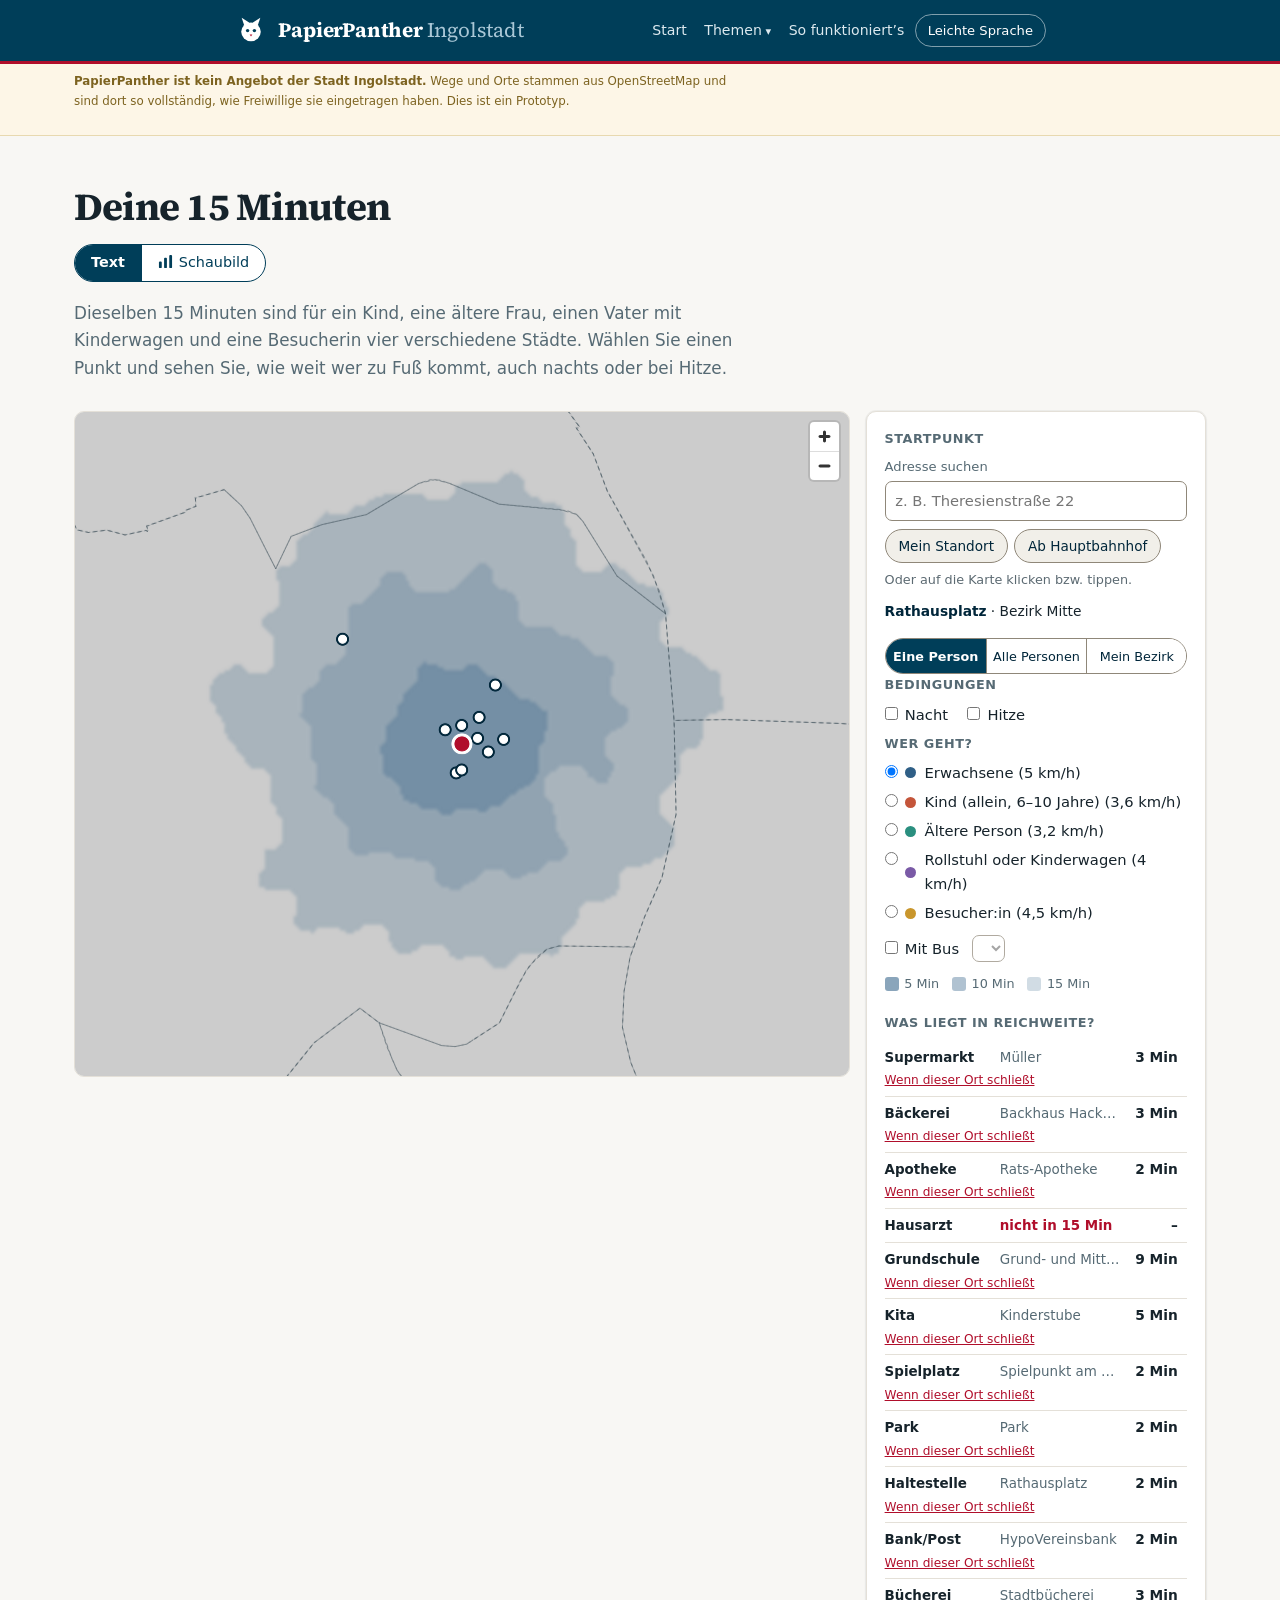
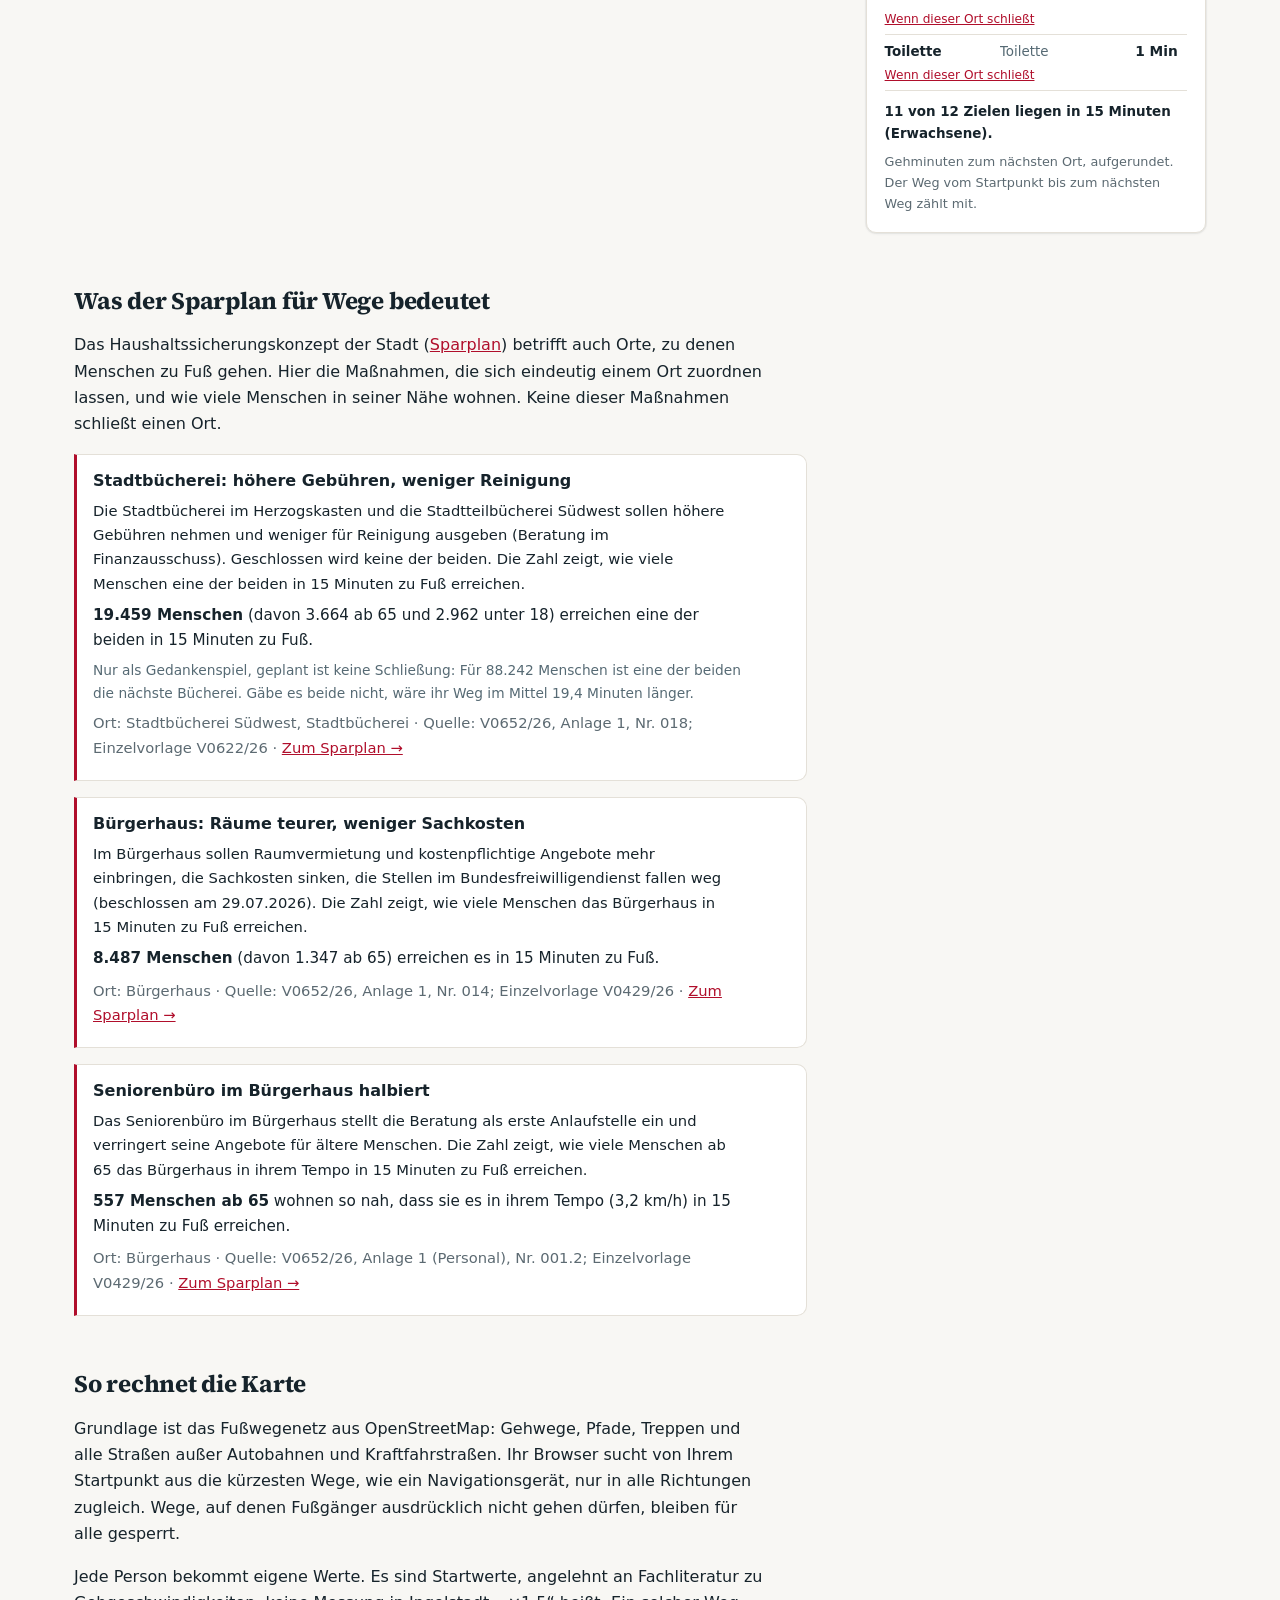
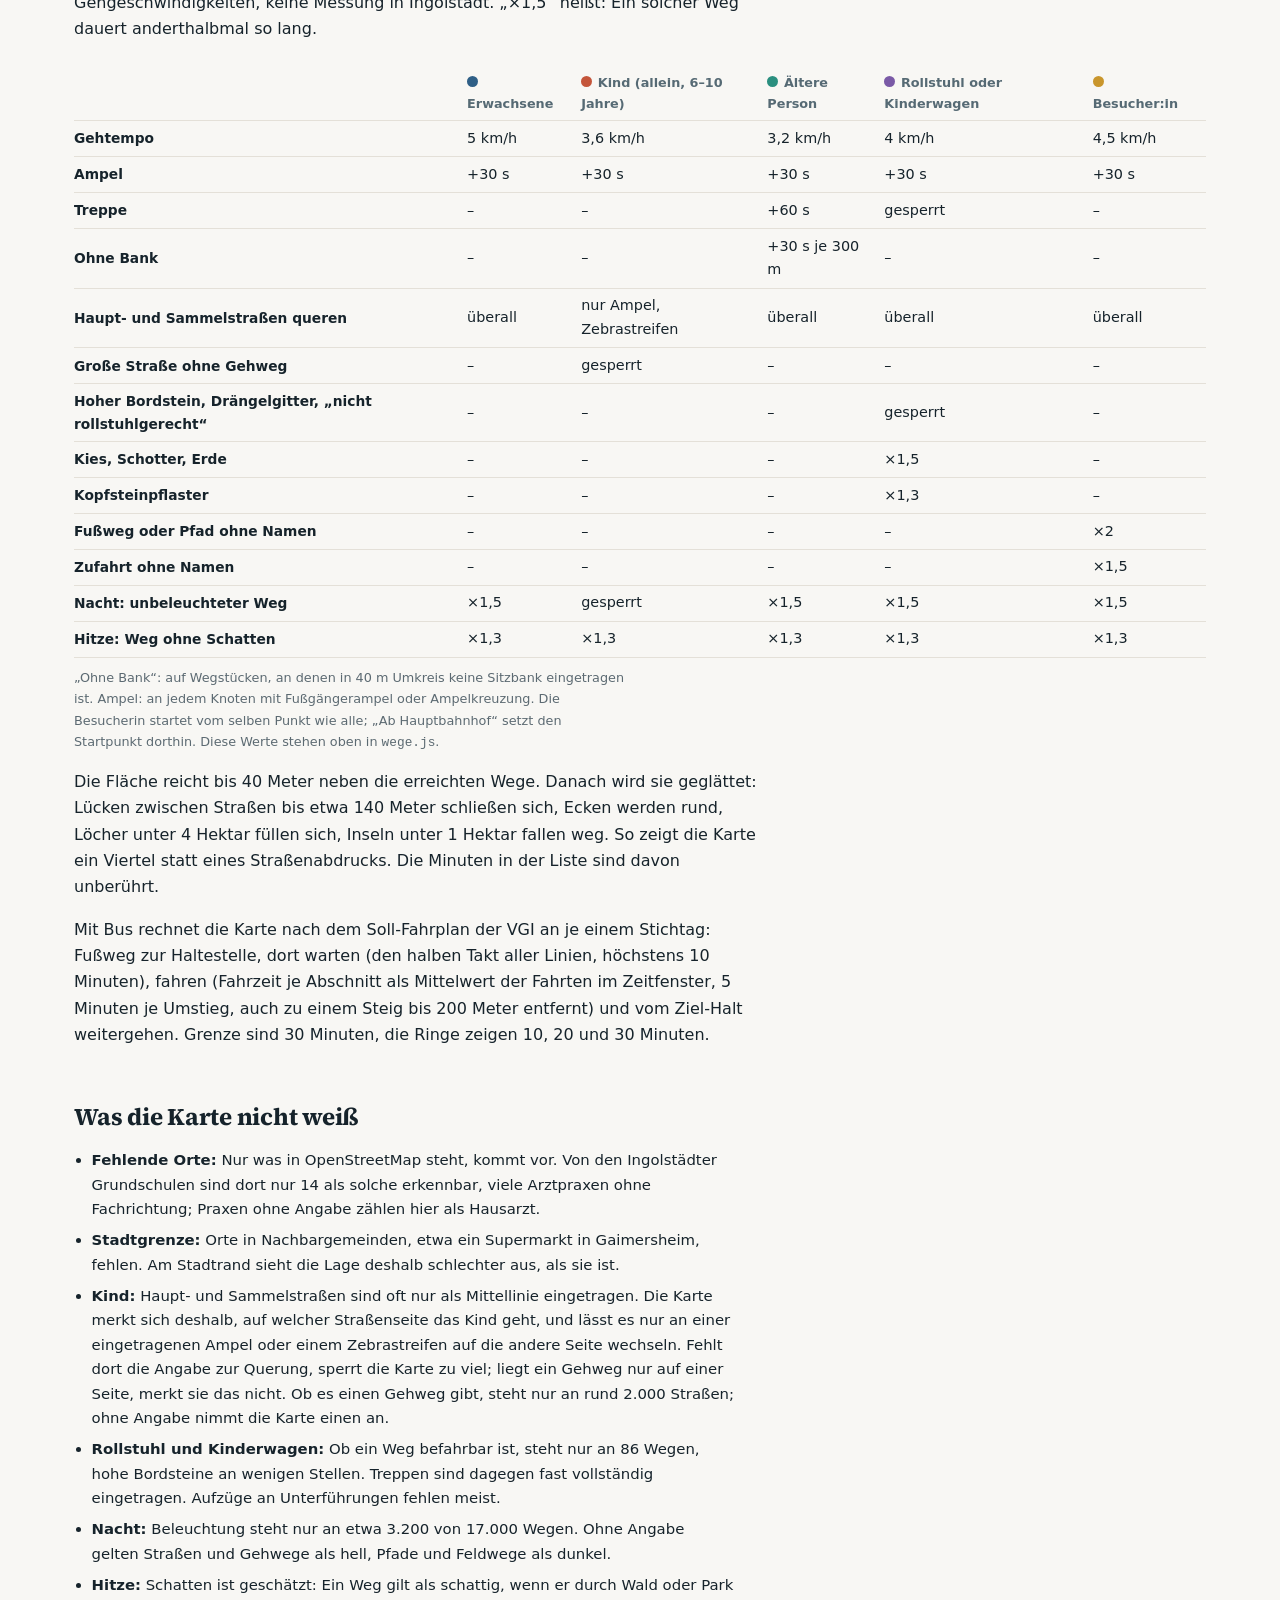
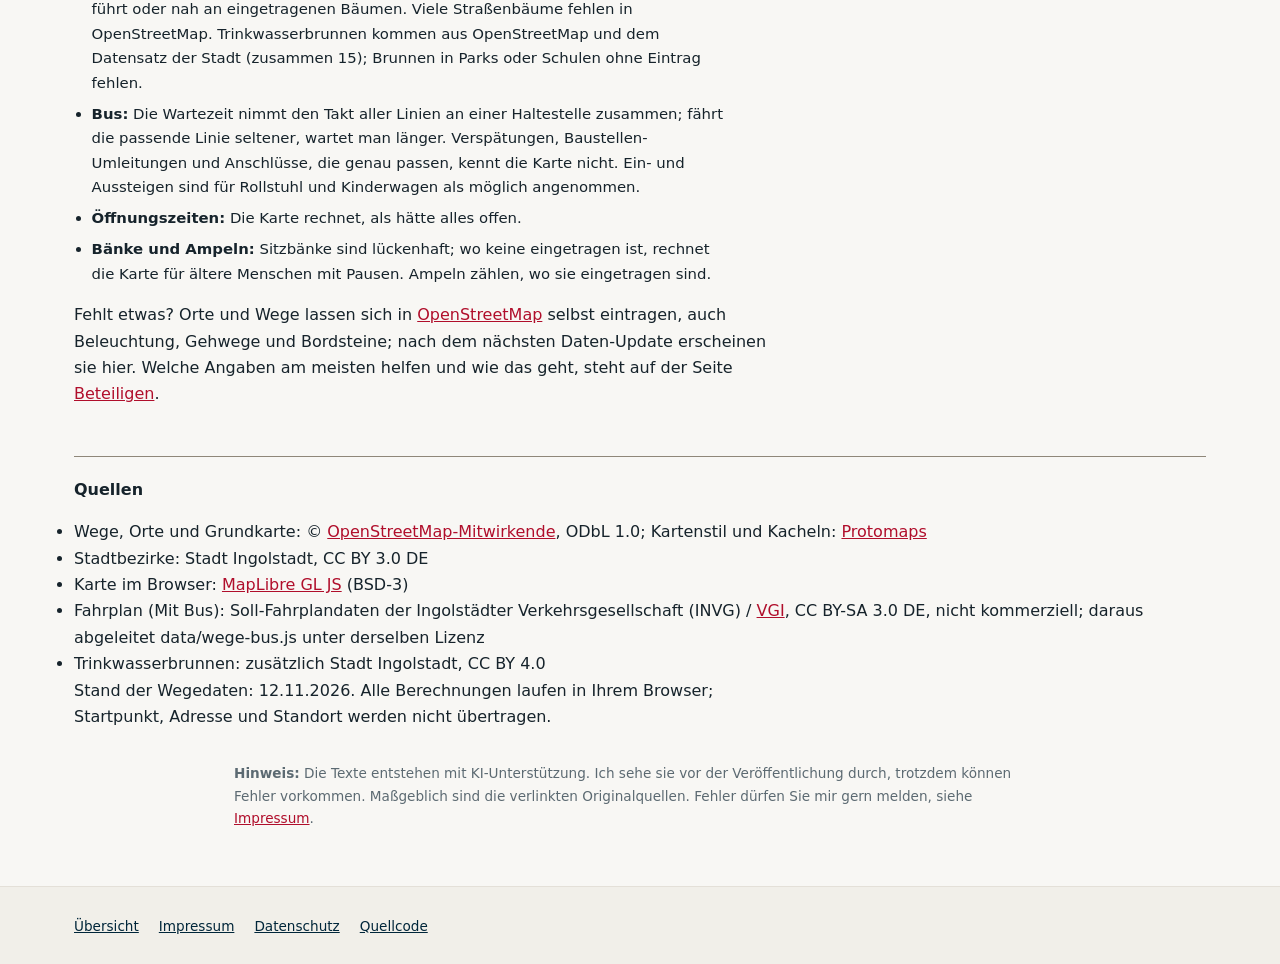
<file: wege.html>
<!DOCTYPE html>
<html lang="de">
<head>
<meta charset="UTF-8">
<meta name="viewport" content="width=device-width, initial-scale=1">
<meta http-equiv="Content-Security-Policy" content="default-src 'self'; script-src 'self' 'unsafe-inline'; style-src 'self' 'unsafe-inline'; img-src 'self' data: blob:; worker-src 'self' blob:; child-src 'self' blob:; connect-src 'self' https://mnkeller.goatcounter.com; base-uri 'self'; form-action 'self'">
<title>Deine 15 Minuten — PapierPanther</title>
<meta name="description" content="Was erreichen Sie in Ingolstadt zu Fuß in 5, 10 und 15 Minuten? Eine Karte für Ihre Haustür – für Erwachsene und für ältere Menschen.">
<meta name="robots" content="index, follow">
<link rel="canonical" href="https://schanzer-papierpanther.de/wege.html">
<meta property="og:type" content="website">
<meta property="og:site_name" content="PapierPanther Ingolstadt">
<meta property="og:url" content="https://schanzer-papierpanther.de/wege.html">
<meta property="og:title" content="Deine 15 Minuten — PapierPanther">
<meta property="og:description" content="Supermarkt, Apotheke, Spielplatz: Was liegt von Ihrer Haustür aus in 15 Minuten zu Fuß?">
<meta property="og:image" content="https://schanzer-papierpanther.de/vorschau.png">
<meta property="og:locale" content="de_DE">
<meta name="twitter:card" content="summary">
<meta name="twitter:title" content="Deine 15 Minuten — PapierPanther">
<meta name="twitter:image" content="https://schanzer-papierpanther.de/vorschau.png">
<link rel="icon" href="data:image/svg+xml,%3Csvg xmlns='http://www.w3.org/2000/svg' viewBox='0 0 64 64'%3E%3Crect width='64' height='64' rx='14' fill='%23003E59'/%3E%3Cg transform='translate%286 8%29 scale%281.3%29'%3E%3Cpath d='M12.6 15 L9 4.5 L18.2 10.4 Z' fill='%23fff'/%3E%3Cpath d='M27.4 15 L31 4.5 L21.8 10.4 Z' fill='%23fff'/%3E%3Cellipse cx='20' cy='21' rx='11.5' ry='11' fill='%23fff'/%3E%3Ccircle cx='16' cy='19.5' r='2' fill='%23003E59'/%3E%3Ccircle cx='24' cy='19.5' r='2' fill='%23003E59'/%3E%3Cpath d='M18.4 24.2l1.6 2.2 1.6-2.2z' fill='%23B00E2B'/%3E%3C/g%3E%3C/svg%3E">
<link rel="preload" href="schrift/source-serif-4-latin-700-normal.woff2" as="font" type="font/woff2" crossorigin>
<link rel="stylesheet" href="schrift.css">
<link rel="stylesheet" href="vendor/maplibre-gl/maplibre-gl.css">
<style>
  :root {
    --primary: #003e59;
    --primary-dark: #00263a;
    --accent: #b00e2b;
    --text: #16232b;
    --text-muted: #566a74;
    --text-faint: #5c6a72;
    --bg: #f8f7f4;
    --bg-warm: #f1efe9;
    --card: #ffffff;
    --border: #e4e0d8;
    --border-strong: #8f8779;
    --warn-bg: #fdf6e7;
    --warn-border: #e8d9b0;
    --warn-tx: #7d6320;
    /* Balken: Ingolstadt in Petrol, Vergleichsstaedte in Grau, der
       "sofort vermietbare" Teil des Leerstands in Ocker wie auf der Mieteseite. */
    --ingolstadt: #003e59;
    --vergleich: #b9b2a5;
    --leer: #d5e3e7;
    --marktaktiv: #b6752f;
    --font-display: 'Source Serif 4', 'Iowan Old Style', Georgia, serif;
    --font-body: -apple-system, BlinkMacSystemFont, 'Segoe UI', Roboto, system-ui, sans-serif;
    --radius: 10px;
    --shadow: 0 1px 3px rgba(22,35,43,.06), 0 0 0 1px rgba(22,35,43,.04);
  }
  *, *::before, *::after { box-sizing: border-box; margin: 0; padding: 0; }
  html { -webkit-text-size-adjust: 100%; }
  body {
    font-family: var(--font-body); color: var(--text); background: var(--bg);
    line-height: 1.65; font-size: 16px; -webkit-font-smoothing: antialiased;
  }
  .container { max-width: 860px; margin: 0 auto; padding: 0 1.5rem; }
  a { color: var(--accent); }

  .site-header {
    background: var(--primary); border-bottom: 3px solid var(--accent);
    padding: .85rem 0; position: sticky; top: 0; z-index: 50;
  }
  .site-header .container { display: flex; align-items: center; gap: .65rem; flex-wrap: wrap; }
  .logo-mark { flex: none; display: block; }
  .brand {
    font-family: var(--font-display); font-size: 1.28rem; font-weight: 700;
    letter-spacing: -.01em; color: #fff; text-decoration: none;
  }
  .brand span { color: #a9c7d6; font-weight: 400; }
  .btn-leicht {
    font: inherit; font-size: .82rem; cursor: pointer;
    background: none; border: 1px solid rgba(255,255,255,.5); color: #fff;
    padding: .3rem .75rem; border-radius: 999px;
  }
  .btn-leicht:hover { background: rgba(255,255,255,.14); }
  .btn-leicht[aria-pressed="true"] {
    background: #fff; color: var(--primary-dark); border-color: #fff; font-weight: 600;
  }

  main { padding: 3rem 0 3.5rem; }
  h1 {
    font-family: var(--font-display); font-size: clamp(1.75rem, 4.5vw, 2.4rem);
    font-weight: 700; letter-spacing: -.02em; margin-bottom: .5rem;
    /* Ohne eigene Zeilenhoehe erbte die Ueberschrift 1.65 vom Fliesstext und
       zerfiel in zwei weit auseinanderstehende Zeilen. */
    line-height: 1.18; max-width: 30ch; text-wrap: balance;
  }
  .lede { color: var(--text-muted); font-size: 1.05rem; max-width: 62ch; margin-bottom: 1.75rem; }
  .sprungmarken { display: flex; flex-wrap: wrap; gap: .4rem; margin: -.75rem 0 1.75rem; }
  .sprungmarken a {
    font-size: .82rem; text-decoration: none; color: var(--primary-dark);
    border: 1px solid var(--border-strong); border-radius: 999px; padding: .2rem .75rem; background: var(--card);
  }
  .sprungmarken a:hover { background: var(--bg-warm); }

  .disclaimer {
    background: var(--warn-bg); border-bottom: 1px solid var(--warn-border);
    color: var(--warn-tx); font-size: .74rem; padding: .5rem 0;
  }
  .disclaimer strong { font-weight: 600; }
  .disclaimer p { max-width: 680px; }

  h2 {
    font-family: var(--font-display); font-size: 1.5rem; font-weight: 700;
    margin: 3rem 0 .75rem; letter-spacing: -.01em;
  }
  h3 { font-size: 1.05rem; font-weight: 700; margin: 2rem 0 .5rem; }
  p { margin-bottom: 1rem; max-width: 68ch; }

  /* Die Karte braucht Breite; Fliesstext bleibt schmal (p max-width). */
  .container.breit { max-width: 1180px; }
  .karten-bereich { display: grid; grid-template-columns: minmax(0, 1fr) 340px; gap: 1rem; margin: 0 0 2.5rem; }
  #karte { height: min(74vh, 720px); min-height: 420px; border: 1px solid var(--border); border-radius: var(--radius); background: #eef0ec; }
  #panel { background: var(--card); border: 1px solid var(--border); border-radius: var(--radius); box-shadow: var(--shadow);
    padding: 1rem 1.1rem 1.1rem; font-size: .92rem; align-self: start; }
  #panel h2 { font-family: var(--font-body); font-size: .8rem; font-weight: 700; text-transform: uppercase; letter-spacing: .04em;
    color: var(--text-muted); margin: 1.1rem 0 .45rem; }
  #panel h2:first-child { margin-top: 0; }
  .suche { position: relative; }
  .suche label { display: block; font-size: .82rem; color: var(--text-muted); margin-bottom: .2rem; }
  .suche input { width: 100%; font: inherit; padding: .45rem .6rem; border: 1px solid var(--border-strong); border-radius: 7px; }
  #vorschlaege { list-style: none; position: absolute; left: 0; right: 0; top: 100%; z-index: 20; background: #fff;
    border: 1px solid var(--border-strong); border-radius: 7px; box-shadow: 0 8px 20px rgba(0,0,0,.12); max-height: 260px; overflow: auto; }
  #vorschlaege button { display: block; width: 100%; text-align: left; font: inherit; background: none; border: 0; padding: .4rem .6rem; cursor: pointer; }
  #vorschlaege button:hover, #vorschlaege button:focus-visible { background: var(--bg-warm); }
  .knopf { font: inherit; font-size: .85rem; cursor: pointer; background: var(--bg-warm); border: 1px solid var(--border-strong);
    border-radius: 999px; padding: .3rem .8rem; margin-top: .5rem; color: var(--primary-dark); }
  .knopf:hover { background: #e6e2d8; }
  .klein { font-size: .8rem; color: var(--text-faint); margin: .35rem 0 0; }
  .start-zeile { margin: .6rem 0 0; font-size: .86rem; }
  .start-zeile strong { color: var(--primary-dark); }
  .wahl { display: grid; gap: .3rem; }
  .wahl label { display: flex; gap: .45rem; align-items: baseline; cursor: pointer; }
  .wahl label.aus { color: var(--text-faint); cursor: default; }
  .legende-karte { display: flex; flex-wrap: wrap; gap: .3rem .8rem; font-size: .8rem; color: var(--text-muted); margin-top: .7rem; }
  .legende-karte span { display: inline-flex; align-items: center; gap: .35rem; }
  .legende-karte i { width: 14px; height: 14px; border-radius: 3px; display: inline-block; }
  .legende-karte b { font-weight: 400; }
  .sr-only {
    position: absolute; width: 1px; height: 1px; padding: 0; margin: -1px;
    overflow: hidden; clip: rect(0,0,0,0); white-space: nowrap; border: 0;
  }
  .knoepfe { display: flex; flex-wrap: wrap; gap: .4rem; }
  .umschalter { display: grid; grid-template-columns: 1fr 1fr 1fr; margin: 1rem 0 0; border: 1px solid var(--border-strong); border-radius: 999px; overflow: hidden; }
  .umschalter button { font: inherit; font-size: .8rem; background: #fff; border: 0; padding: .4rem .25rem; cursor: pointer; color: var(--primary-dark); white-space: nowrap; }
  .umschalter button + button { border-left: 1px solid var(--border-strong); }
  .umschalter button[aria-pressed="true"] { background: var(--primary); color: #fff; font-weight: 600; }
  .wahl-zeile { display: flex; flex-wrap: wrap; gap: .3rem 1.2rem; }
  i.punkt { display: inline-block; width: 11px; height: 11px; border-radius: 50%; flex: none; margin-right: .1rem; }
  .wahl label i.punkt { align-self: center; }
  #schichten { list-style: none; display: grid; gap: .55rem; }
  #schichten li { display: grid; grid-template-columns: 16px minmax(0, 1fr) auto; gap: .55rem; align-items: start; font-size: .86rem; line-height: 1.4; }
  #schichten li i { width: 16px; height: 16px; border-radius: 4px; margin-top: .15rem; opacity: .85; }
  #schichten strong { display: block; }
  .schicht-km { font-variant-numeric: tabular-nums; font-weight: 700; white-space: nowrap; }
  .tabelle-rahmen { overflow-x: auto; max-width: 100%; }
  table.werte th i.punkt { margin-right: .35rem; }
  table.werte tbody th { font-weight: 600; font-size: .86rem; }
  .wenn-knopf { grid-column: 1 / -1; justify-self: start; font: inherit; font-size: .76rem; background: none; border: 0; padding: 0;
    color: var(--accent); text-decoration: underline; cursor: pointer; }
  .wenn-knopf[aria-pressed="true"] { font-weight: 600; }
  .wenn { grid-column: 1 / -1; background: var(--bg-warm); border-radius: 7px; padding: .5rem .65rem; margin: .2rem 0 .1rem; font-size: .84rem; }
  .wenn p { margin: 0 0 .3rem; max-width: none; }
  .wenn p:last-child { margin-bottom: 0; }
  .bz-wahl { display: grid; grid-template-columns: 1fr 1fr; gap: .5rem; }
  .bz-wahl label { display: grid; gap: .15rem; font-size: .8rem; color: var(--text-muted); }
  .bz-wahl select { font: inherit; font-size: .88rem; padding: .3rem .35rem; border: 1px solid var(--border-strong); border-radius: 7px; background: #fff; min-width: 0; }
  .bz-schalter { display: flex; gap: .45rem; align-items: baseline; margin: .6rem 0 0; cursor: pointer; }
  .leg-titel { flex-basis: 100%; font-weight: 600; }
  #bz-detail h3 { font-size: .95rem; margin: .9rem 0 .2rem; }
  #bz-rang, .bz-kats, .bz-feed { list-style: none; display: grid; gap: .15rem; }
  #bz-rang button { display: grid; grid-template-columns: minmax(0, 8.5rem) 1fr 3.6rem; gap: .5rem; align-items: center; width: 100%;
    font: inherit; font-size: .84rem; text-align: left; background: none; border: 0; border-radius: 6px; padding: .2rem .3rem; cursor: pointer; }
  #bz-rang button:hover, #bz-rang button[aria-pressed="true"] { background: var(--bg-warm); }
  #bz-rang button[aria-pressed="true"] .rang-name { font-weight: 700; }
  .bz-kats li { display: grid; grid-template-columns: minmax(0, 8.5rem) 1fr 3.6rem; gap: .5rem; align-items: center; font-size: .84rem; padding: 0 .3rem; }
  .bz-kats li.aktiv { font-weight: 700; }
  .rang-name { overflow: hidden; text-overflow: ellipsis; white-space: nowrap; }
  .rang-balken { height: .55rem; background: var(--bg-warm); border-radius: 3px; overflow: hidden; }
  .rang-balken i { display: block; height: 100%; background: #4d809a; }
  .rang-wert { text-align: right; font-variant-numeric: tabular-nums; font-weight: 600; }
  .bz-feed li { font-size: .84rem; line-height: 1.4; padding: .2rem 0; border-bottom: 1px solid var(--border); }
  .feed-datum { color: var(--text-faint); font-variant-numeric: tabular-nums; margin-right: .3rem; }
  .sparplan { list-style: none; display: grid; gap: 1rem; margin: .8rem 0 0; max-width: 72ch; }
  .sparplan li { background: var(--card); border: 1px solid var(--border); border-left: 3px solid var(--accent); border-radius: 0 var(--radius) var(--radius) 0; padding: .8rem 1rem; }
  .sparplan h3 { margin: 0 0 .3rem; font-size: 1rem; }
  .sparplan p { margin-bottom: .45rem; font-size: .92rem; }
  .sparplan-zahl { font-size: .95rem !important; }
  .gedankenspiel { display: block; margin-top: .35rem; font-size: .86rem; color: var(--text-muted); }
  #ziele { list-style: none; display: grid; gap: 0; }
  .ziel { display: grid; grid-template-columns: 6.6rem minmax(0, 1fr) auto auto; gap: .1rem .6rem; align-items: baseline;
    padding: .32rem 0; border-bottom: 1px solid var(--border); }
  .ziel-kat { font-weight: 600; font-size: .84rem; }
  .ziel-was { font-size: .84rem; color: var(--text-muted); overflow: hidden; text-overflow: ellipsis; white-space: nowrap; }
  .ziel-min { font-variant-numeric: tabular-nums; font-weight: 700; font-size: .86rem; text-align: right; min-width: 3.4em; }
  .ziel-min-2 { color: #8a5a00; font-weight: 700; }
  .bus-wahl { display: flex; flex-wrap: wrap; gap: .4rem .8rem; align-items: center; margin-top: .6rem; }
  .bus-wahl label { display: flex; gap: .45rem; align-items: baseline; cursor: pointer; }
  .bus-wahl select { font: inherit; font-size: .84rem; padding: .25rem .35rem; border: 1px solid var(--border-strong); border-radius: 7px; background: #fff; }
  .spalten-kopf { display: grid; grid-template-columns: minmax(0, 1fr) auto auto; gap: .6rem; font-size: .72rem; color: var(--text-faint); text-align: right; }
  .spalten-kopf span { min-width: 3.4em; }
  .spalten-ziele { grid-template-columns: 6.6rem minmax(0, 1fr) auto auto; }
  .spalten-kopf[hidden] { display: none; }
  #grosse { list-style: none; display: grid; }
  #grosse li { display: grid; grid-template-columns: minmax(0, 1fr) auto auto; gap: .6rem; padding: .3rem 0; border-bottom: 1px solid var(--border); align-items: baseline; }
  .ziel-fehlt .ziel-was { color: #b00e2b; font-weight: 600; white-space: normal; }
  .ziel-fehler { color: #b00e2b; padding: .4rem 0; }
  #ziele-summe { font-size: .84rem; margin: .6rem 0 .2rem; font-weight: 600; }
  .karten-tipp .maplibregl-popup-content { font: 600 .8rem var(--font-body); padding: .3rem .55rem; border-radius: 6px; }
  table.werte { border-collapse: collapse; font-size: .9rem; margin: .5rem 0 .6rem; }
  table.werte th, table.werte td { padding: .35rem .9rem .35rem 0; border-bottom: 1px solid var(--border); text-align: left; }
  table.werte thead th { font-size: .8rem; color: var(--text-muted); }
  .fuss { font-size: .8rem; color: var(--text-faint); }
  .luecken { margin: .5rem 0 1rem 1.1rem; max-width: 68ch; display: grid; gap: .4rem; font-size: .93rem; }
  @media (max-width: 860px) {
    .karten-bereich { grid-template-columns: minmax(0, 1fr); }
    #karte { height: 58vh; min-height: 340px; }
  }
  .stand { margin-top: 3rem; padding-top: 1.25rem; border-top: 1px solid var(--border-strong); }
  .site-footer {
    border-top: 1px solid var(--border); background: var(--bg-warm);
    padding: 1.75rem 0; font-size: .85rem; color: var(--text-muted);
  }
  .site-footer .container { display: flex; gap: 1.25rem; flex-wrap: wrap; }
  .site-footer a { color: var(--primary-dark); }
  a:focus-visible, button:focus-visible { outline: 2px solid var(--accent); outline-offset: 2px; }
  .ladehinweis { color: var(--text-faint); font-size: .9rem; }
</style>
</head>
<body>

<header class="site-header">
  <div class="container">
    <svg class="logo-mark" width="34" height="34" viewBox="0 0 40 40" aria-hidden="true">
      <path d="M12.6 15 L9 4.5 L18.2 10.4 Z" fill="#fff"/>
      <path d="M27.4 15 L31 4.5 L21.8 10.4 Z" fill="#fff"/>
      <ellipse cx="20" cy="21" rx="11.5" ry="11" fill="#fff"/>
      <circle cx="16" cy="19.5" r="2" fill="#003E59"/>
      <circle cx="24" cy="19.5" r="2" fill="#003E59"/>
      <path d="M18.4 24.2l1.6 2.2 1.6-2.2z" fill="#B00E2B"/>
    </svg>
    <a class="brand" href="index.html">PapierPanther <span>Ingolstadt</span></a>
    <button class="btn-leicht" id="btn-leicht" type="button" aria-pressed="false">Leichte Sprache</button>
  </div>
</header>

<div class="disclaimer">
  <div class="container breit">
    <p id="txt-hinweis"></p>
  </div>
</div>

<main>
  <div class="container breit">
    <h1 id="txt-h1"></h1>
    <p class="lede" id="txt-lede"></p>

    <section class="karten-bereich" aria-label="Karte und Ergebnis">
      <div id="karte" role="region" aria-label="Karte von Ingolstadt mit der erreichbaren Fläche"></div>
      <div id="panel">
        <div id="start-block">
        <h2 id="txt-start-h"></h2>
        <div class="suche">
          <label for="adresse" id="txt-adresse-label"></label>
          <input id="adresse" type="search" autocomplete="off" spellcheck="false">
          <ul id="vorschlaege" hidden></ul>
        </div>
        <div class="knoepfe">
          <button class="knopf" type="button" id="standort"><span id="txt-standort"></span></button>
          <button class="knopf" type="button" id="hbf"><span id="txt-hbf"></span></button>
        </div>
        <p class="klein" id="standort-meldung" aria-live="polite"></p>
        <p class="klein" id="txt-start-tipp"></p>
        <p class="start-zeile"><strong id="start-ort"></strong> · <span id="start-bezirk"></span></p>
        </div>

        <div class="umschalter" role="group" aria-label="Ansicht">
          <button type="button" data-ansicht="eine" aria-pressed="true"><span id="txt-ansicht-eine"></span></button>
          <button type="button" data-ansicht="alle" aria-pressed="false"><span id="txt-ansicht-alle"></span></button>
          <button type="button" data-ansicht="bezirk" aria-pressed="false"><span id="txt-ansicht-bezirk"></span></button>
        </div>

        <div id="bed-block">
        <h2 id="txt-bed-h"></h2>
        <div class="wahl wahl-zeile">
          <label><input type="checkbox" id="bed-nacht"> <span id="txt-bed-nacht-label"></span></label>
          <label><input type="checkbox" id="bed-hitze"> <span id="txt-bed-hitze-label"></span></label>
        </div>
        <p class="klein" id="hinweis-bed" aria-live="polite"></p>
        </div>

        <div id="einzel">
          <h2 id="txt-person-h"></h2>
          <div class="wahl" id="personen"></div>
          <div class="bus-wahl">
            <label><input type="checkbox" id="bus-an"> <span id="txt-bus-label"></span></label>
            <select id="bus-fenster" aria-label="Zeitfenster" disabled></select>
          </div>
          <p class="klein" id="hinweis-bus" aria-live="polite"></p>
          <div class="legende-karte" aria-hidden="true">
            <span><i id="leg-5"></i><b id="txt-legende-5"></b></span>
            <span><i id="leg-10"></i><b id="txt-legende-10"></b></span>
            <span><i id="leg-15"></i><b id="txt-legende-15"></b></span>
          </div>
          <h2 id="txt-ziele-h"></h2>
          <div class="spalten-kopf spalten-ziele" id="ziele-kopf" hidden><span></span><span></span><span id="txt-ziele-kopf-fuss"></span><span id="txt-ziele-kopf-bus"></span></div>
          <ul id="ziele" aria-live="polite"><li class="ladehinweis">Lade Karte …</li></ul>
          <p id="ziele-summe"></p>
          <p class="klein" id="txt-ziele-fuss"></p>
          <div id="grosse-block" hidden>
            <h2 id="txt-grosse-h"></h2>
            <div class="spalten-kopf"><span></span><span id="txt-grosse-kopf-fuss"></span><span id="txt-grosse-kopf-bus"></span></div>
            <ul id="grosse"></ul>
            <p class="klein" id="txt-grosse-fuss"></p>
          </div>
        </div>

        <div id="schicht" hidden>
          <h2 id="txt-schicht-h"></h2>
          <ul id="schichten" aria-live="polite"></ul>
          <p class="klein" id="txt-schicht-fuss"></p>
        </div>

        <div id="bezirk-ansicht" hidden>
          <h2 id="txt-bz-h"></h2>
          <div class="bz-wahl">
            <label><span id="txt-bz-person-label"></span><select id="bz-person"></select></label>
            <label><span id="txt-bz-kat-label"></span><select id="bz-kat"></select></label>
          </div>
          <label class="bz-schalter"><input type="checkbox" id="bz-luecken"> <span id="txt-bz-luecken-label"></span></label>
          <p class="klein" id="bz-status" aria-live="polite"></p>
          <div class="legende-karte" id="bz-legende" aria-hidden="true"></div>
          <div id="bz-detail" aria-live="polite"></div>
          <h2 id="txt-bz-rang-h"></h2>
          <ol id="bz-rang"></ol>
          <p class="klein" id="txt-bz-fuss"></p>
        </div>
      </div>
    </section>

    <section id="sparplan">
      <h2 id="txt-sparplan-h2"></h2>
      <p id="txt-sparplan-p"></p>
      <ul class="sparplan" id="sparplan-liste"></ul>
    </section>

    <section id="wie">
      <h2 id="txt-wie-h2"></h2>
      <p id="txt-wie-p1"></p>
      <p id="txt-wie-p2"></p>
      <div id="werte"></div>
      <p id="txt-wie-p3"></p>
      <p id="txt-wie-p4"></p>
    </section>

    <section id="luecken">
      <h2 id="txt-luecken-h2"></h2>
      <ul class="luecken" id="txt-luecken-liste"></ul>
      <p id="txt-mithelfen"></p>
    </section>

    <div class="stand quellen" id="quellen-block"><p>Lade Quellenangaben …</p></div>
  </div>
</main>

<footer class="site-footer">
  <div class="container breit">
    <a href="index.html">Übersicht</a>
    <a href="impressum.html">Impressum</a>
    <a href="datenschutz.html">Datenschutz</a>
    <a href="https://github.com/mnkeller/papierpanther" rel="noopener noreferrer" target="_blank">Quellcode<span class="sr-only"> (öffnet in neuem Tab)</span></a>
  </div>
</footer>

<script src="data/wege-netz.js"></script>
<script src="data/wege-orte.js"></script>
<script src="data/bezirke.js"></script>
<script src="data/wege-adressen.js"></script>
<script src="data/wege-personen.js"></script>
<script src="data/wege-massnahmen.js"></script>
<script src="vendor/pmtiles/pmtiles.js"></script>
<script src="vendor/protomaps/basemaps.js"></script>
<script type="module" src="wege.js"></script>
<script src="kopf.js" defer></script>
<script src="grafik/kern.js" defer></script>
<script src="zaehler.js" defer></script>
</body>
</html>
</file>
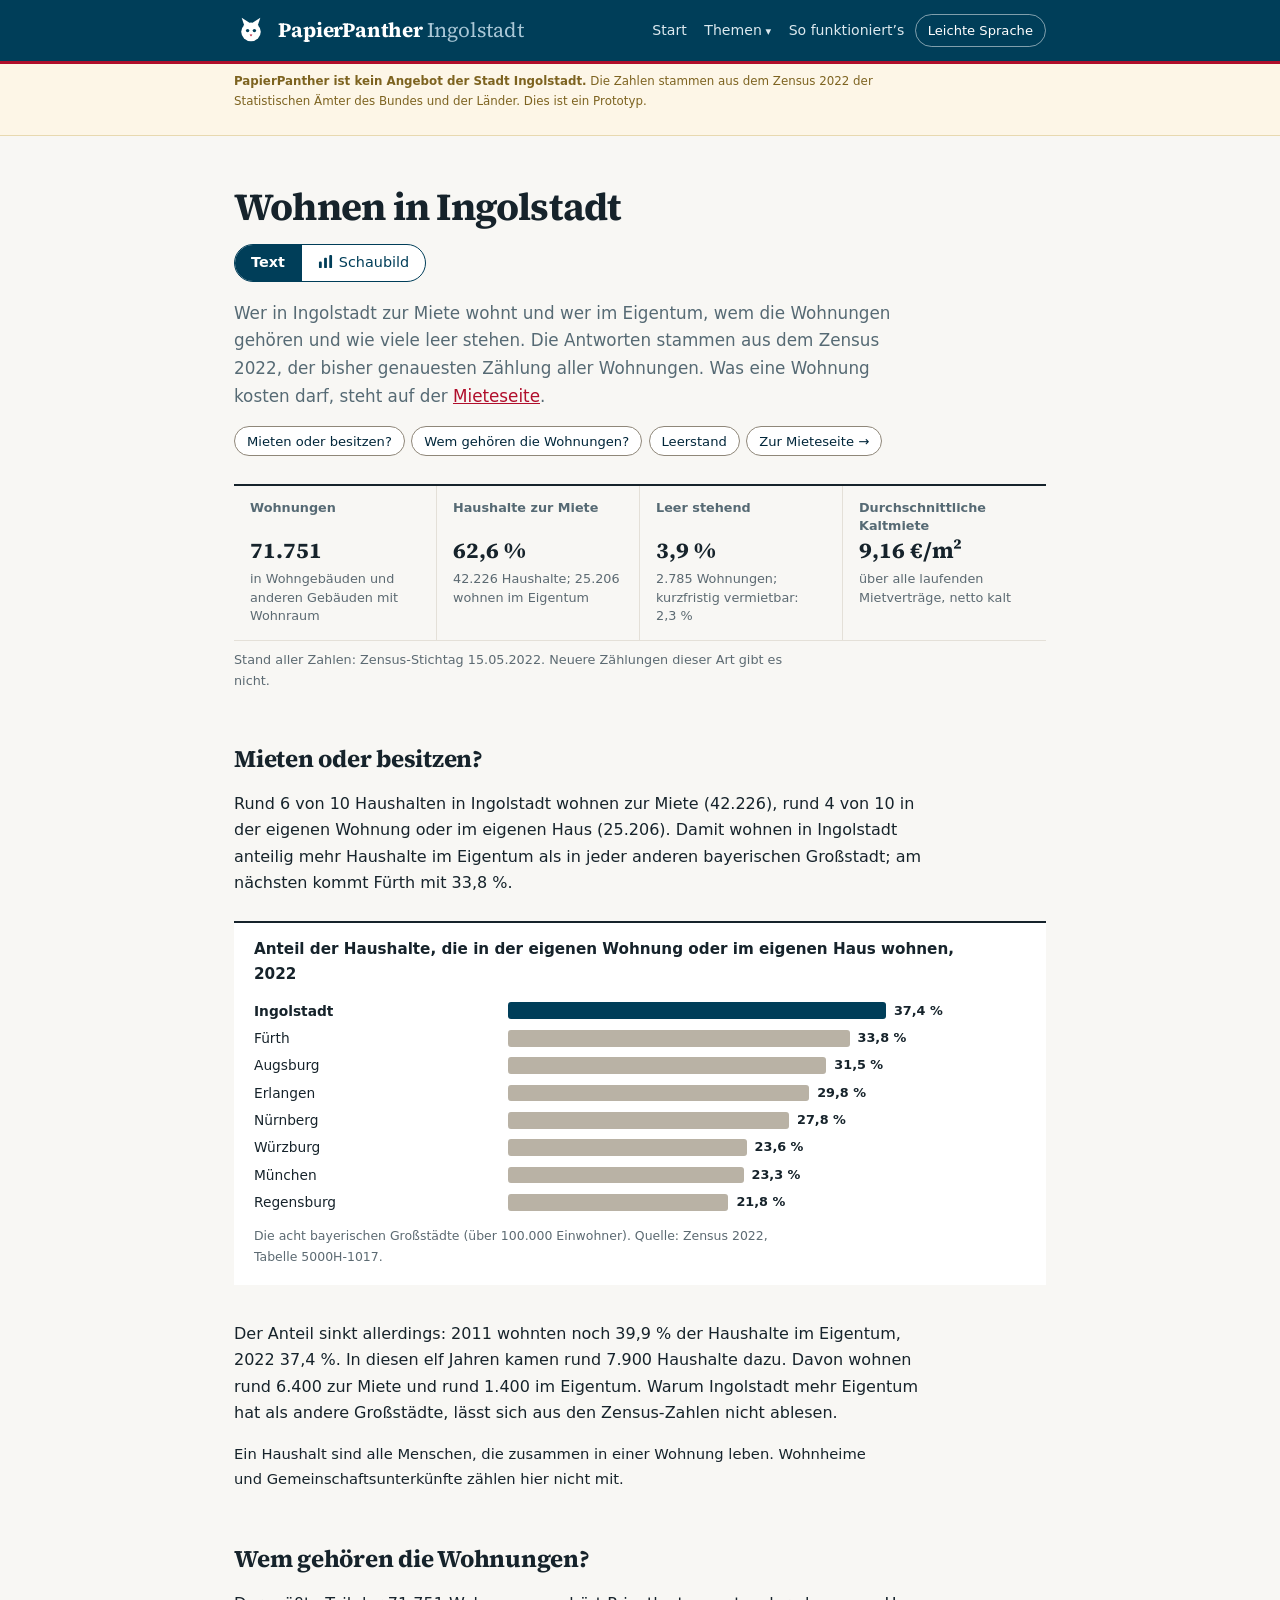
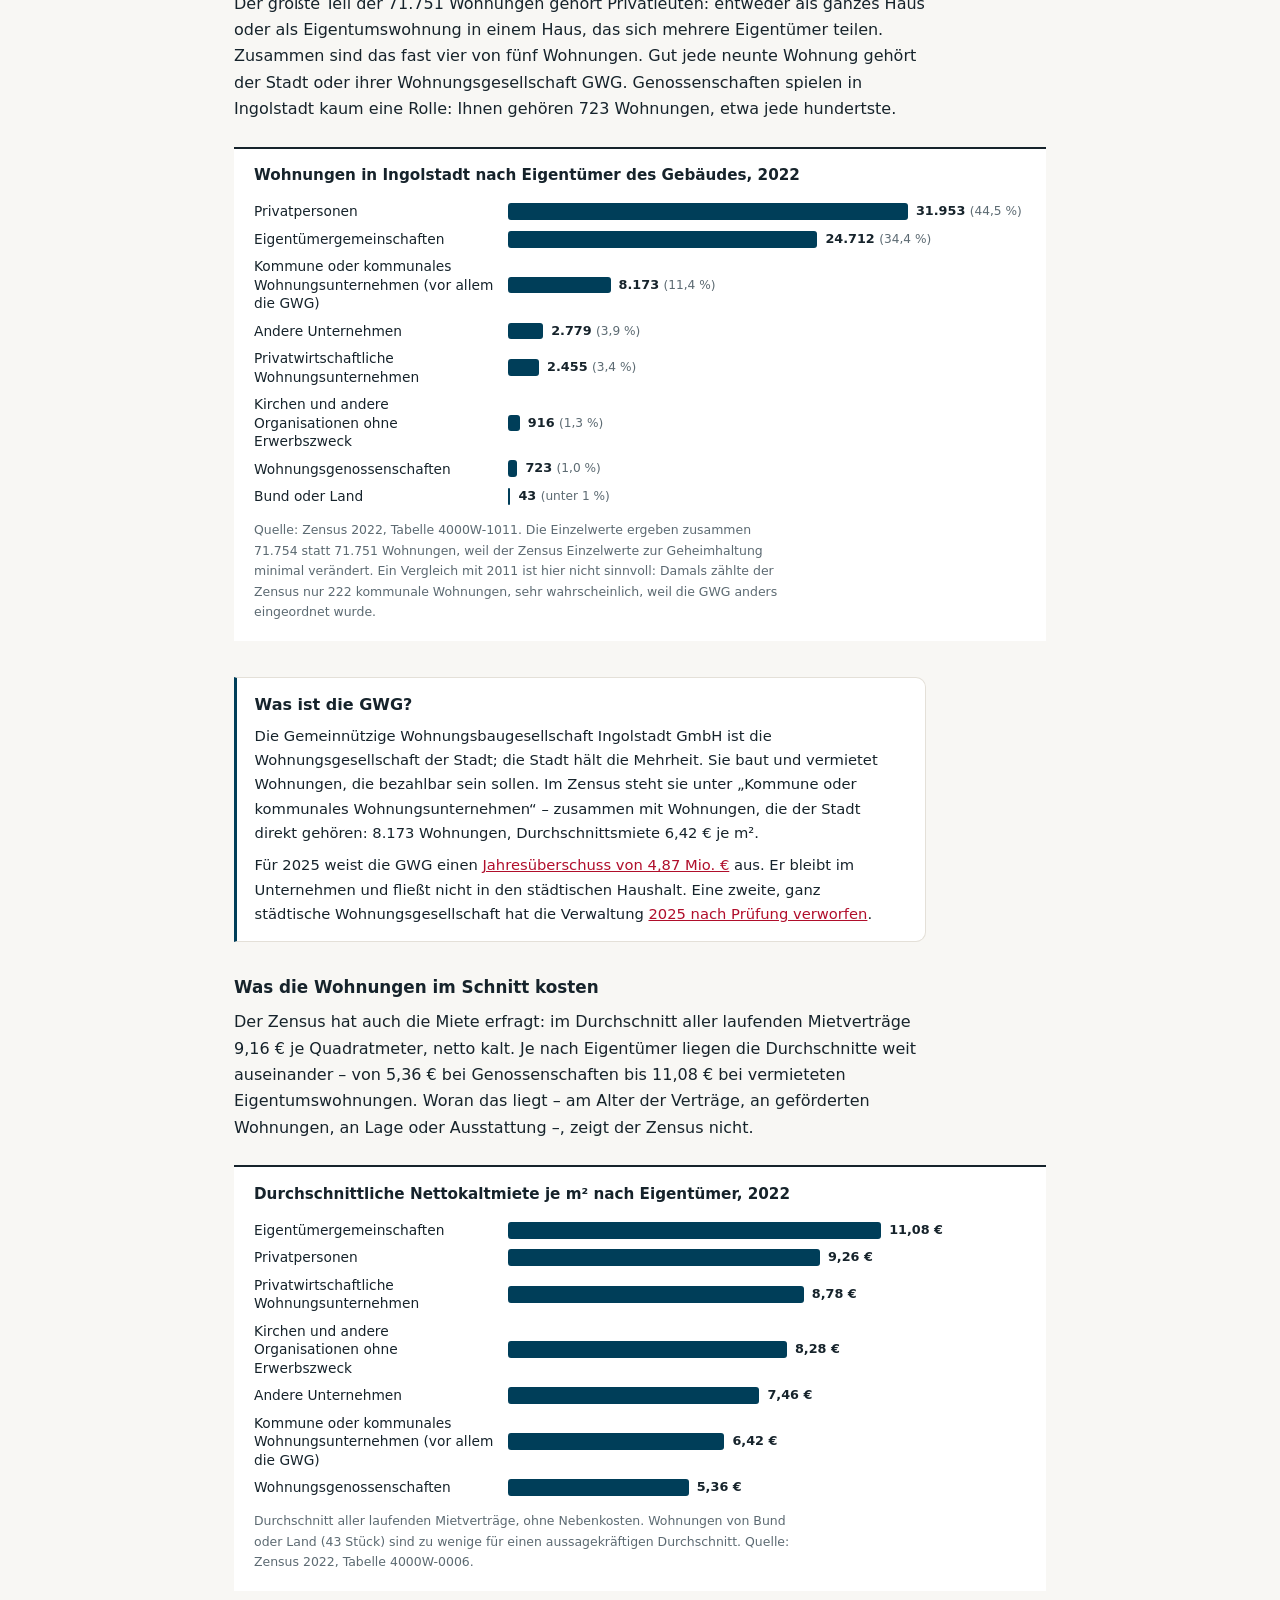
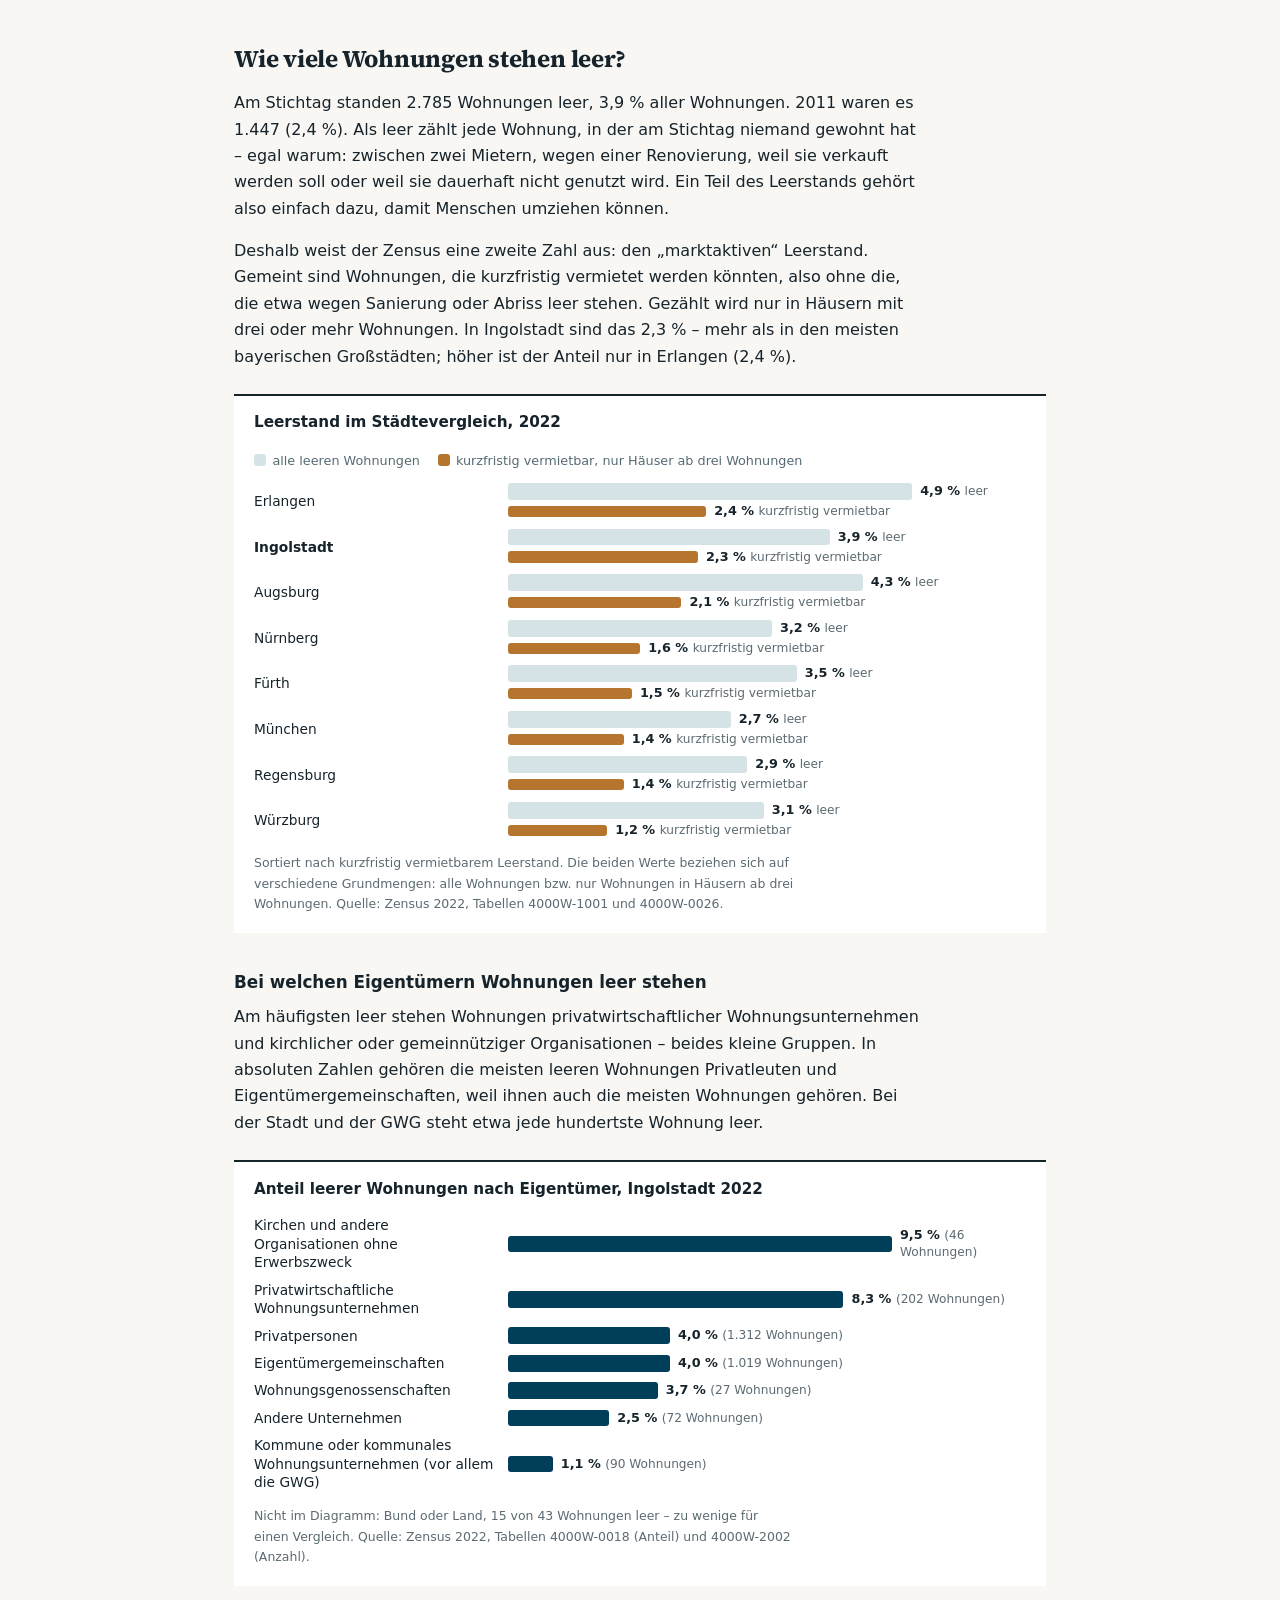
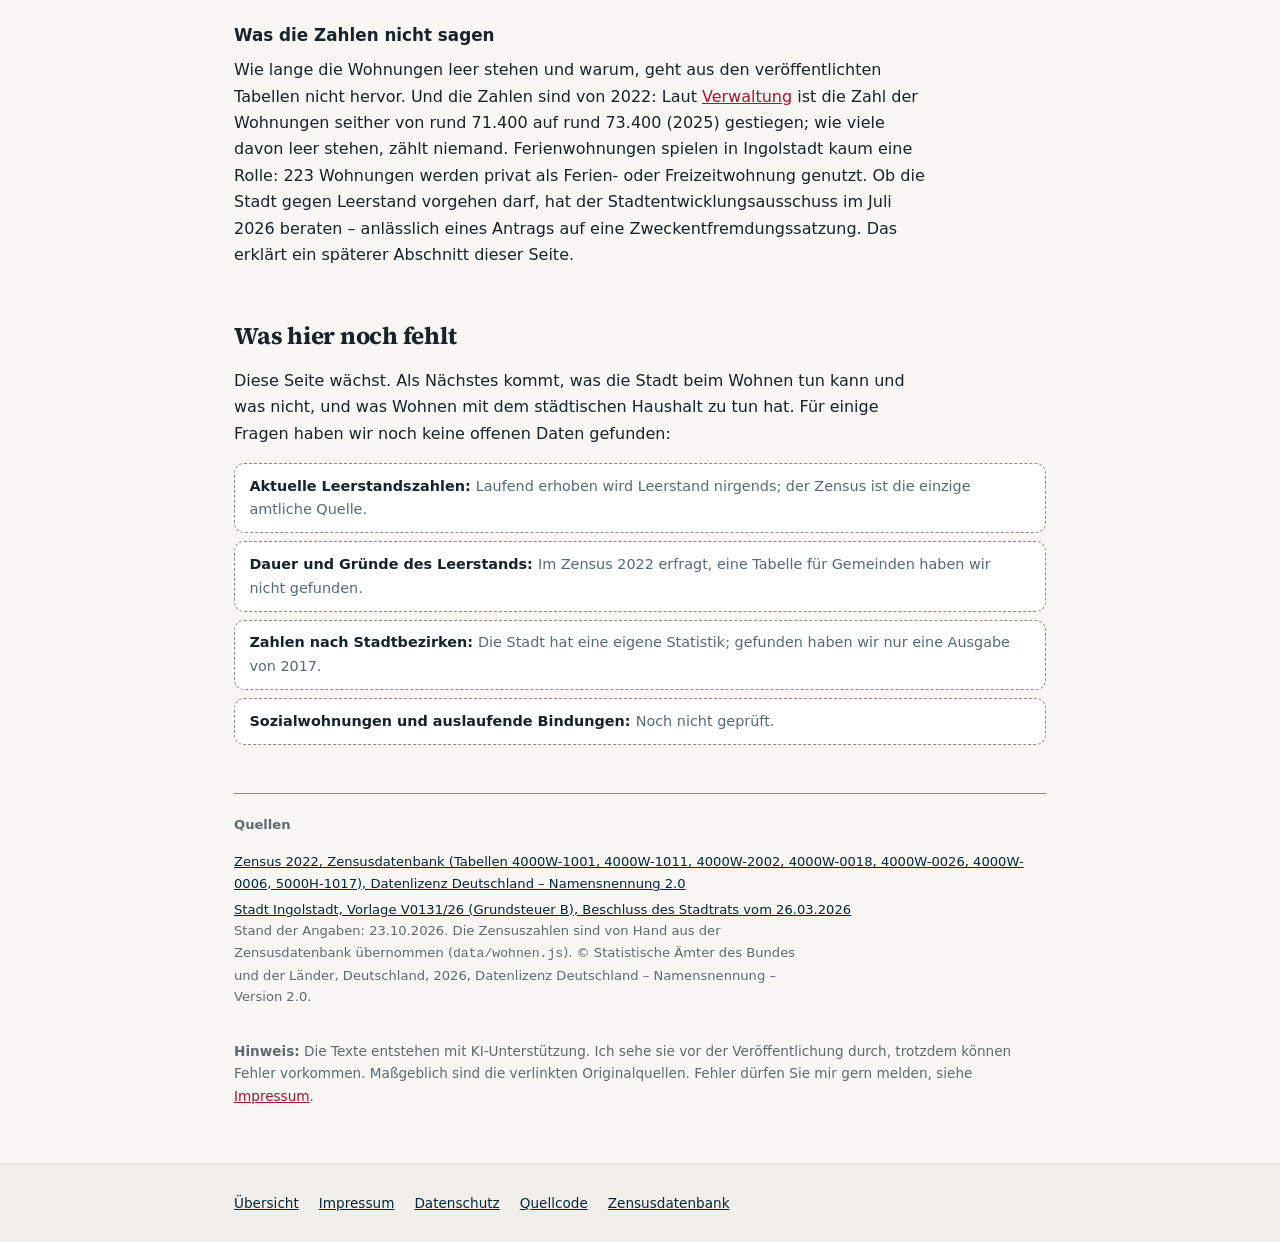
<file: wohnen.html>
<!DOCTYPE html>
<html lang="de">
<head>
<meta charset="UTF-8">
<meta name="viewport" content="width=device-width, initial-scale=1">
<meta http-equiv="Content-Security-Policy" content="default-src 'self'; script-src 'self' 'unsafe-inline'; style-src 'self' 'unsafe-inline'; img-src 'self' data:; connect-src 'self' https://mnkeller.goatcounter.com; base-uri 'self'; form-action 'self'">
<title>Wohnen in Ingolstadt — PapierPanther</title>
<meta name="description" content="Wie Ingolstadt wohnt: Wer mietet, wer besitzt, wem die Wohnungen gehören und wie viele leer stehen – mit den Zahlen aus dem Zensus 2022.">
<meta name="robots" content="index, follow">
<link rel="canonical" href="https://schanzer-papierpanther.de/wohnen.html">
<meta property="og:type" content="website">
<meta property="og:site_name" content="PapierPanther Ingolstadt">
<meta property="og:url" content="https://schanzer-papierpanther.de/wohnen.html">
<meta property="og:title" content="Wohnen in Ingolstadt — PapierPanther">
<meta property="og:description" content="Mieten oder besitzen, Eigentümer, Leerstand: die Ingolstädter Zahlen aus dem Zensus 2022.">
<meta property="og:image" content="https://schanzer-papierpanther.de/vorschau.png">
<meta property="og:locale" content="de_DE">
<meta name="twitter:card" content="summary">
<meta name="twitter:title" content="Wohnen in Ingolstadt — PapierPanther">
<meta name="twitter:image" content="https://schanzer-papierpanther.de/vorschau.png">
<link rel="icon" href="data:image/svg+xml,%3Csvg xmlns='http://www.w3.org/2000/svg' viewBox='0 0 64 64'%3E%3Crect width='64' height='64' rx='14' fill='%23003E59'/%3E%3Cg transform='translate%286 8%29 scale%281.3%29'%3E%3Cpath d='M12.6 15 L9 4.5 L18.2 10.4 Z' fill='%23fff'/%3E%3Cpath d='M27.4 15 L31 4.5 L21.8 10.4 Z' fill='%23fff'/%3E%3Cellipse cx='20' cy='21' rx='11.5' ry='11' fill='%23fff'/%3E%3Ccircle cx='16' cy='19.5' r='2' fill='%23003E59'/%3E%3Ccircle cx='24' cy='19.5' r='2' fill='%23003E59'/%3E%3Cpath d='M18.4 24.2l1.6 2.2 1.6-2.2z' fill='%23B00E2B'/%3E%3C/g%3E%3C/svg%3E">
<link rel="preload" href="schrift/source-serif-4-latin-700-normal.woff2" as="font" type="font/woff2" crossorigin>
<link rel="stylesheet" href="schrift.css">
<style>
  :root {
    --primary: #003e59;
    --primary-dark: #00263a;
    --accent: #b00e2b;
    --text: #16232b;
    --text-muted: #566a74;
    --text-faint: #5c6a72;
    --bg: #f8f7f4;
    --bg-warm: #f1efe9;
    --card: #ffffff;
    --border: #e4e0d8;
    --border-strong: #8f8779;
    --warn-bg: #fdf6e7;
    --warn-border: #e8d9b0;
    --warn-tx: #7d6320;
    /* Balken: Ingolstadt in Petrol, Vergleichsstaedte in Grau, der
       "sofort vermietbare" Teil des Leerstands in Ocker wie auf der Mieteseite. */
    --ingolstadt: #003e59;
    --vergleich: #b9b2a5;
    --leer: #d5e3e7;
    --marktaktiv: #b6752f;
    --font-display: 'Source Serif 4', 'Iowan Old Style', Georgia, serif;
    --font-body: -apple-system, BlinkMacSystemFont, 'Segoe UI', Roboto, system-ui, sans-serif;
    --radius: 10px;
    --shadow: 0 1px 3px rgba(22,35,43,.06), 0 0 0 1px rgba(22,35,43,.04);
  }
  *, *::before, *::after { box-sizing: border-box; margin: 0; padding: 0; }
  html { -webkit-text-size-adjust: 100%; }
  body {
    font-family: var(--font-body); color: var(--text); background: var(--bg);
    line-height: 1.65; font-size: 16px; -webkit-font-smoothing: antialiased;
  }
  .container { max-width: 860px; margin: 0 auto; padding: 0 1.5rem; }
  a { color: var(--accent); }

  .site-header {
    background: var(--primary); border-bottom: 3px solid var(--accent);
    padding: .85rem 0; position: sticky; top: 0; z-index: 50;
  }
  .site-header .container { display: flex; align-items: center; gap: .65rem; flex-wrap: wrap; }
  .logo-mark { flex: none; display: block; }
  .brand {
    font-family: var(--font-display); font-size: 1.28rem; font-weight: 700;
    letter-spacing: -.01em; color: #fff; text-decoration: none;
  }
  .brand span { color: #a9c7d6; font-weight: 400; }
  .btn-leicht {
    font: inherit; font-size: .82rem; cursor: pointer;
    background: none; border: 1px solid rgba(255,255,255,.5); color: #fff;
    padding: .3rem .75rem; border-radius: 999px;
  }
  .btn-leicht:hover { background: rgba(255,255,255,.14); }
  .btn-leicht[aria-pressed="true"] {
    background: #fff; color: var(--primary-dark); border-color: #fff; font-weight: 600;
  }

  main { padding: 3rem 0 3.5rem; }
  h1 {
    font-family: var(--font-display); font-size: clamp(1.75rem, 4.5vw, 2.4rem);
    font-weight: 700; letter-spacing: -.02em; margin-bottom: .5rem;
    /* Ohne eigene Zeilenhoehe erbte die Ueberschrift 1.65 vom Fliesstext und
       zerfiel in zwei weit auseinanderstehende Zeilen. */
    line-height: 1.18; max-width: 30ch; text-wrap: balance;
  }
  .lede { color: var(--text-muted); font-size: 1.05rem; max-width: 62ch; margin-bottom: 1.75rem; }
  .sprungmarken { display: flex; flex-wrap: wrap; gap: .4rem; margin: -.75rem 0 1.75rem; }
  .sprungmarken a {
    font-size: .82rem; text-decoration: none; color: var(--primary-dark);
    border: 1px solid var(--border-strong); border-radius: 999px; padding: .2rem .75rem; background: var(--card);
  }
  .sprungmarken a:hover { background: var(--bg-warm); }

  .disclaimer {
    background: var(--warn-bg); border-bottom: 1px solid var(--warn-border);
    color: var(--warn-tx); font-size: .74rem; padding: .5rem 0;
  }
  .disclaimer strong { font-weight: 600; }
  .disclaimer p { max-width: 680px; }

  h2 {
    font-family: var(--font-display); font-size: 1.5rem; font-weight: 700;
    margin: 3rem 0 .75rem; letter-spacing: -.01em;
  }
  h3 { font-size: 1.05rem; font-weight: 700; margin: 2rem 0 .5rem; }
  p { margin-bottom: 1rem; max-width: 68ch; }

  .karte {
    background: var(--card); border: 1px solid var(--border); border-radius: var(--radius);
    box-shadow: var(--shadow); padding: 1.5rem 1.5rem 1.25rem; margin: 1.25rem 0 2rem;
    max-width: 100%;
  }
  .diagramm {
    /* Weisse Flaeche mit Linie oben wie eine Grafik in der Zeitung, ohne Rahmen
       und Schatten. Auf dem Papiergrau wirkten die Diagramme blass. */
    background: var(--card); border-top: 2px solid var(--text);
    padding: .9rem 1.25rem 1.1rem; margin: 1.5rem 0 2.25rem;
    max-width: 100%;
  }
  @media (max-width: 640px) { .karte { padding: 1.1rem 1rem 1rem; } }
  .diagramm-titel { font-size: .95rem; font-weight: 600; color: var(--text); margin-bottom: .9rem; }
  .diagramm-fuss { font-size: .78rem; color: var(--text-faint); margin-top: .9rem; margin-bottom: 0; }
  .legende { display: flex; flex-wrap: wrap; gap: .4rem 1.1rem; font-size: .8rem; color: var(--text-muted); margin-bottom: .75rem; }
  .legende span { display: inline-flex; align-items: center; gap: .4rem; }
  .legende i { display: inline-block; width: 12px; height: 12px; border-radius: 3px; }

  .kennzahlen {
    /* Zahlenleiste wie in der Zeitung statt einzelner Karten: Linie oben,
       feine Trennstriche zwischen den Zahlen (Designrunde 2026-10-26).
       overflow: hidden schneidet den linken Strich der ersten Spalte ab. */
    display: grid; grid-template-columns: repeat(auto-fit, minmax(170px, 1fr));
    gap: 0; margin: 0 0 .5rem; border-top: 2px solid var(--text); overflow: hidden;
  }
  .kachel {
    border-left: 1px solid var(--border); border-bottom: 1px solid var(--border);
    margin-left: -1px; padding: .8rem 1rem .9rem;
    min-width: 0; overflow-wrap: break-word; hyphens: auto;
  }
  .kachel p { margin: 0; }
  .kachel-label { font-size: .8rem; font-weight: 600; color: var(--text-muted); line-height: 1.4; min-height: 2.8em; }
  .kachel .kachel-wert {
    font-family: var(--font-display); font-size: 1.4rem; font-weight: 700;
    color: var(--text); line-height: 1.25; margin: .15rem 0 .3rem; white-space: nowrap;
  }
  .kachel-unter { font-size: .8rem; color: var(--text-faint); line-height: 1.45; }
  .stichtag { font-size: .8rem; color: var(--text-faint); margin: .25rem 0 0; }
  @media (max-width: 480px) {
    .kennzahlen { grid-template-columns: 1fr 1fr; }
    .kachel { padding: .7rem .75rem .8rem; }
    .kachel .kachel-wert { font-size: 1.2rem; }
    .kachel-label, .kachel-unter { font-size: .74rem; }
  }

  /* ---------- Balken (HTML statt SVG, damit sie auf dem Handy umbrechen) ---------- */
  .balken { display: grid; gap: .55rem; --skala: .78; }
  .b-zeile { display: grid; grid-template-columns: minmax(8rem, 15rem) 1fr; gap: .2rem .9rem; align-items: center; }
  .b-label { font-size: .86rem; line-height: 1.35; }
  .b-zeile.betont .b-label { font-weight: 700; }
  .b-spuren { display: grid; gap: .2rem; }
  .b-spur { display: flex; align-items: center; gap: .5rem; min-width: 0; }
  .b-balken { height: 1.05rem; border-radius: 3px; background: var(--vergleich); flex: none; min-width: 2px; }
  .b-balken.ingolstadt { background: var(--ingolstadt); }
  .b-balken.leer { background: var(--leer); }
  .b-balken.marktaktiv { background: var(--marktaktiv); height: .7rem; }
  .b-zahl { font-size: .8rem; font-weight: 600; font-variant-numeric: tabular-nums; min-width: 0; line-height: 1.3; }
  .b-zahl small { font-weight: 400; color: var(--text-faint); font-size: .76rem; }
  @media (max-width: 560px) {
    .b-zeile { grid-template-columns: 1fr; }
    .balken { --skala: .5; }
  }

  .kasten {
    background: var(--card); border: 1px solid var(--border); border-left: 3px solid var(--primary);
    border-radius: 0 var(--radius) var(--radius) 0;
    padding: .9rem 1.1rem; margin: 1.25rem 0 2rem; max-width: 68ch;
  }
  .kasten h3 { margin: 0 0 .35rem; font-size: 1rem; }
  .kasten p { font-size: .92rem; margin-bottom: .5rem; }
  .kasten p:last-child { margin-bottom: 0; }

  .weiter { font-size: .92rem; }

  .fehlt-liste { list-style: none; margin: .5rem 0 0; display: grid; gap: .5rem; }
  .fehlt-liste li {
    background: var(--card); border: 1px dashed var(--border-strong); border-radius: var(--radius);
    padding: .65rem .9rem; font-size: .9rem;
  }
  .fehlt-liste strong { font-weight: 600; }
  .fehlt-liste span { color: var(--text-muted); }

  .quellen { font-size: .82rem; color: var(--text-faint); }
  .quellen a { color: var(--primary-dark); }
  .quellen ul { list-style: none; display: grid; gap: .25rem; margin-top: .5rem; }
  .sr-only {
    position: absolute; width: 1px; height: 1px; padding: 0; margin: -1px;
    overflow: hidden; clip: rect(0,0,0,0); white-space: nowrap; border: 0;
  }
  .stand { margin-top: 3rem; padding-top: 1.25rem; border-top: 1px solid var(--border-strong); }
  .site-footer {
    border-top: 1px solid var(--border); background: var(--bg-warm);
    padding: 1.75rem 0; font-size: .85rem; color: var(--text-muted);
  }
  .site-footer .container { display: flex; gap: 1.25rem; flex-wrap: wrap; }
  .site-footer a { color: var(--primary-dark); }
  a:focus-visible, button:focus-visible { outline: 2px solid var(--accent); outline-offset: 2px; }
  .ladehinweis { color: var(--text-faint); font-size: .9rem; }
</style>
</head>
<body>

<header class="site-header">
  <div class="container">
    <svg class="logo-mark" width="34" height="34" viewBox="0 0 40 40" aria-hidden="true">
      <path d="M12.6 15 L9 4.5 L18.2 10.4 Z" fill="#fff"/>
      <path d="M27.4 15 L31 4.5 L21.8 10.4 Z" fill="#fff"/>
      <ellipse cx="20" cy="21" rx="11.5" ry="11" fill="#fff"/>
      <circle cx="16" cy="19.5" r="2" fill="#003E59"/>
      <circle cx="24" cy="19.5" r="2" fill="#003E59"/>
      <path d="M18.4 24.2l1.6 2.2 1.6-2.2z" fill="#B00E2B"/>
    </svg>
    <a class="brand" href="index.html">PapierPanther <span>Ingolstadt</span></a>
    <button class="btn-leicht" id="btn-leicht" type="button" aria-pressed="false">Leichte Sprache</button>
  </div>
</header>

<div class="disclaimer">
  <div class="container">
    <p id="txt-hinweis"></p>
  </div>
</div>

<main>
  <div class="container">
    <h1 id="txt-h1"></h1>
    <p class="lede" id="txt-lede"></p>
    <nav class="sprungmarken" aria-label="Abschnitte">
      <a href="#wohnform" id="txt-sprung-wohnform"></a>
      <a href="#eigentum" id="txt-sprung-eigentum"></a>
      <a href="#leerstand" id="txt-sprung-leerstand"></a>
      <a href="miete.html" id="txt-sprung-miete"></a>
    </nav>

    <!-- 0: Auf einen Blick -->
    <section id="blick" aria-labelledby="txt-blick-h2">
      <h2 class="sr-only" id="txt-blick-h2"></h2>
      <div class="kennzahlen" id="kennzahlen"><p class="ladehinweis">Lade Zahlen …</p></div>
      <p class="stichtag" id="txt-stichtag"></p>
    </section>

    <!-- 1: Mieten oder besitzen? -->
    <section id="wohnform">
      <h2 id="txt-wohnform-h2"></h2>
      <p id="txt-wohnform-p1"></p>
      <div class="diagramm" id="diagramm-wohnform"></div>
      <p id="txt-wohnform-p2"></p>
      <p class="weiter" id="txt-wohnform-weiter"></p>
    </section>

    <!-- 2: Wem gehoeren die Wohnungen? -->
    <section id="eigentum">
      <h2 id="txt-eigentum-h2"></h2>
      <p id="txt-eigentum-p1"></p>
      <div class="diagramm" id="diagramm-eigentum"></div>
      <div class="kasten" id="kasten-gwg"></div>
      <h3 id="txt-miete-h3"></h3>
      <p id="txt-miete-p"></p>
      <div class="diagramm" id="diagramm-miete"></div>
    </section>

    <!-- 3: Leerstand -->
    <section id="leerstand">
      <h2 id="txt-leer-h2"></h2>
      <p id="txt-leer-p1"></p>
      <p id="txt-leer-p2"></p>
      <div class="diagramm" id="diagramm-leer"></div>
      <h3 id="txt-leer-wer-h3"></h3>
      <p id="txt-leer-wer-p"></p>
      <div class="diagramm" id="diagramm-leer-wer"></div>
      <h3 id="txt-leer-nicht-h3"></h3>
      <p id="txt-leer-nicht-p"></p>
    </section>

    <section id="fehlt">
      <h2 id="txt-fehlt-h2"></h2>
      <p id="txt-fehlt-p"></p>
      <ul class="fehlt-liste" id="fehlt-liste"></ul>
    </section>

    <div class="stand quellen" id="quellen-block"><p>Lade Quellenangaben …</p></div>
  </div>
</main>

<footer class="site-footer">
  <div class="container">
    <a href="index.html">Übersicht</a>
    <a href="impressum.html">Impressum</a>
    <a href="datenschutz.html">Datenschutz</a>
    <a href="https://github.com/mnkeller/papierpanther" rel="noopener noreferrer" target="_blank">Quellcode<span class="sr-only"> (öffnet in neuem Tab)</span></a>
    <a href="https://ergebnisse.zensus2022.de/datenbank/online/" rel="noopener noreferrer" target="_blank">Zensusdatenbank<span class="sr-only"> (öffnet in neuem Tab)</span></a>
  </div>
</footer>

<script src="data/wohnen.js"></script>
<script>
(function () {
  "use strict";
  var D = window.WOHNEN_DATEN;
  if (!D) {
    document.querySelectorAll(".ladehinweis").forEach(function (el) {
      el.textContent = "Die Wohndaten konnten nicht geladen werden.";
    });
    return;
  }
  var Z = D.zensus;
  var N22 = Z.nutzung[2022], N11 = Z.nutzung[2011];
  var H22 = Z.haushalte[2022], H11 = Z.haushalte[2011];
  var IN = Z.vergleich.filter(function (v) { return v.stadt === "Ingolstadt"; })[0];

  /* ---------------- Formatierung ---------------- */
  function zahl(n, stellen) {
    return new Intl.NumberFormat("de-DE", {
      minimumFractionDigits: stellen || 0, maximumFractionDigits: stellen || 0,
    }).format(n);
  }
  function pz(n) { return zahl(n, 1) + "\u00a0%"; }
  function euro(n) { return zahl(n, 2) + "\u00a0€"; }
  function el(tag, klasse, inhalt) {
    var e = document.createElement(tag);
    if (klasse) e.className = klasse;
    if (inhalt !== undefined) e.textContent = inhalt;
    return e;
  }
  function absatz(klasse, inhalt) {
    var p = document.createElement("p");
    p.className = klasse;
    p.innerHTML = inhalt;
    return p;
  }
  function lnk(url, inhalt) {
    return "<a href=\"" + url + "\" rel=\"noopener noreferrer\" target=\"_blank\">" + inhalt + "</a>";
  }
  function datumDE(iso) {
    var p = iso.split("-");
    return p[2] + "." + p[1] + "." + p[0];
  }
  function rund100(n) { return Math.round(n / 100) * 100; }

  /* ---------------- Leichte Sprache ---------------- */
  var LS_KEY_LEICHT = "papierpanther-leichte-sprache";
  var leicht = false;
  try { leicht = localStorage.getItem(LS_KEY_LEICHT) === "1"; } catch (err) { /* Storage kann gesperrt sein */ }
  function t(normal, leichtText) { return leicht ? leichtText : normal; }
  function nl(o) { return o ? (leicht ? o.l : o.n) : ""; }

  /* Abgeleitete Zahlen fuer die Texte: alles aus data/wohnen.js, nichts von Hand. */
  var mieteAnteil = 100 - IN.haushalte_eigentum;
  var eigentumAnteil11 = Math.round(H11.eigentum / H11.gesamt * 1000) / 10;
  var mehrHaushalte = H22.gesamt - H11.gesamt;
  var mehrMiete = H22.miete - H11.miete;
  var mehrEigentum = H22.eigentum - H11.eigentum;
  var leer11 = Math.round(N11.leer / N11.gesamt * 1000) / 10;
  var kommunal = Z.eigentum.filter(function (e) { return e.id === "kommunal"; })[0];
  var genossen = Z.eigentum.filter(function (e) { return e.id === "genossenschaft"; })[0];
  var weg = Z.eigentum.filter(function (e) { return e.id === "weg"; })[0];
  var andere = Z.vergleich.filter(function (v) { return v.stadt !== "Ingolstadt"; });
  var maxAndere = andere.reduce(function (m, v) { return v.haushalte_eigentum > m.haushalte_eigentum ? v : m; });
  var hoeherMarkt = andere.filter(function (v) { return v.leer_marktaktiv > IN.leer_marktaktiv; });

  var TEXTE = {
    "hinweis": {
      n: "<strong>PapierPanther ist kein Angebot der Stadt Ingolstadt.</strong> " +
        "Die Zahlen stammen aus dem Zensus 2022 der Statistischen Ämter des Bundes und der Länder. Dies ist ein Prototyp.",
      l: "<strong>PapierPanther ist kein Angebot der Stadt Ingolstadt.</strong> " +
        "Die Zahlen kommen aus einer großen Zählung vom Staat. Die Seite ist noch ein Test.",
    },
    "h1": { n: "Wohnen in Ingolstadt", l: "Wohnen in Ingolstadt" },
    "lede": {
      n: "Wer in Ingolstadt zur Miete wohnt und wer im Eigentum, wem die Wohnungen gehören und wie viele leer stehen. " +
        "Die Antworten stammen aus dem Zensus 2022, der bisher genauesten Zählung aller Wohnungen. " +
        "Was eine Wohnung kosten darf, steht auf der <a href=\"miete.html\">Mieteseite</a>.",
      l: "Wer wohnt zur Miete? Wem gehören die Wohnungen? Wie viele Wohnungen sind leer? " +
        "Das steht auf dieser Seite. Die Zahlen kommen aus einer großen Zählung von 2022. " +
        "Wie viel Miete normal ist, steht auf der <a href=\"miete.html\">Seite zur Miete</a>.",
    },
    "sprung-wohnform": { n: "Mieten oder besitzen?", l: "Miete oder Eigentum?" },
    "sprung-eigentum": { n: "Wem gehören die Wohnungen?", l: "Wem gehören die Wohnungen?" },
    "sprung-leerstand": { n: "Leerstand", l: "Leere Wohnungen" },
    "sprung-miete": { n: "Zur Mieteseite →", l: "Zur Seite über Miete →" },
    "blick-h2": { n: "Auf einen Blick", l: "Das Wichtigste" },
    "stichtag": {
      n: "Stand aller Zahlen: Zensus-Stichtag " + Z.stichtag + ". Neuere Zählungen dieser Art gibt es nicht.",
      l: "Die Zahlen sind vom " + Z.stichtag + ". Neuere Zahlen gibt es nicht.",
    },

    "wohnform-h2": { n: "Mieten oder besitzen?", l: "Wohnen zur Miete oder im Eigentum?" },
    "wohnform-p1": {
      n: "Rund 6 von 10 Haushalten in Ingolstadt wohnen zur Miete (" + zahl(H22.miete) + "), rund 4 von 10 in der eigenen Wohnung " +
        "oder im eigenen Haus (" + zahl(H22.eigentum) + "). " + (IN.haushalte_eigentum > maxAndere.haushalte_eigentum
          ? "Damit wohnen in Ingolstadt anteilig mehr Haushalte im Eigentum als in jeder anderen bayerischen Großstadt; am nächsten kommt " +
            maxAndere.stadt + " mit " + pz(maxAndere.haushalte_eigentum) + "."
          : "Unter den bayerischen Großstädten liegt " + maxAndere.stadt + " mit " + pz(maxAndere.haushalte_eigentum) + " vorn."),
      l: "In Ingolstadt wohnen ungefähr 6 von 10 Haushalten zur Miete. " +
        "4 von 10 Haushalten wohnen in einer eigenen Wohnung. Oder in einem eigenen Haus. " +
        (IN.haushalte_eigentum > maxAndere.haushalte_eigentum ? "Das sind mehr als in allen anderen großen Städten in Bayern." : ""),
    },
    "wohnform-p2": {
      n: "Der Anteil sinkt allerdings: 2011 wohnten noch " + pz(eigentumAnteil11) + " der Haushalte im Eigentum, 2022 " + pz(IN.haushalte_eigentum) + ". " +
        "In diesen elf Jahren kamen rund " + zahl(rund100(mehrHaushalte)) + " Haushalte dazu. Davon wohnen rund " + zahl(rund100(mehrMiete)) +
        " zur Miete und rund " + zahl(rund100(mehrEigentum)) + " im Eigentum. " +
        "Warum Ingolstadt mehr Eigentum hat als andere Großstädte, lässt sich aus den Zensus-Zahlen nicht ablesen.",
      l: "2011 hatten mehr Haushalte eine eigene Wohnung als heute. " +
        "Seit 2011 sind viele Haushalte dazu-gekommen. Die meisten davon wohnen zur Miete.",
    },
    "wohnform-weiter": {
      n: "Ein Haushalt sind alle Menschen, die zusammen in einer Wohnung leben. Wohnheime und Gemeinschaftsunterkünfte zählen hier nicht mit.",
      l: "Ein Haushalt: Das sind alle Menschen, die zusammen in einer Wohnung leben.",
    },

    "eigentum-h2": { n: "Wem gehören die Wohnungen?", l: "Wem gehören die Wohnungen?" },
    "eigentum-p1": {
      n: "Der größte Teil der " + zahl(N22.gesamt) + " Wohnungen gehört Privatleuten: entweder als ganzes Haus oder als Eigentumswohnung " +
        "in einem Haus, das sich mehrere Eigentümer teilen. Zusammen sind das fast vier von fünf Wohnungen. " +
        "Gut jede neunte Wohnung gehört der Stadt oder ihrer Wohnungsgesellschaft GWG. Genossenschaften spielen in Ingolstadt kaum eine Rolle: " +
        "Ihnen gehören " + zahl(genossen.wohnungen) + " Wohnungen, etwa jede hundertste.",
      l: "Die meisten Wohnungen gehören einzelnen Menschen. " +
        "Ungefähr jede 9. Wohnung gehört der Stadt. Oder der Wohnungs-Firma der Stadt. Sie heißt GWG. " +
        "Eine Genossenschaft ist ein Verein, dem die Häuser gehören. Die Mieter sind selbst Mitglied. " +
        "In Ingolstadt gibt es nur wenige solche Wohnungen.",
    },
    "miete-h3": { n: "Was die Wohnungen im Schnitt kosten", l: "Wie viel Miete die Menschen zahlen" },
    "miete-p": {
      n: "Der Zensus hat auch die Miete erfragt: im Durchschnitt aller laufenden Mietverträge " + euro(Z.gesamt.miete) + " je Quadratmeter, netto kalt. " +
        "Je nach Eigentümer liegen die Durchschnitte weit auseinander – von " + euro(genossen.miete) + " bei Genossenschaften bis " +
        euro(weg.miete) + " bei vermieteten Eigentumswohnungen. Woran das liegt – am Alter der Verträge, an geförderten Wohnungen, an Lage " +
        "oder Ausstattung –, zeigt der Zensus nicht.",
      l: "Die Menschen haben auch gesagt, wie viel Miete sie zahlen. " +
        "Im Durchschnitt sind es " + euro(Z.gesamt.miete) + " pro Quadrat-Meter. Gemeint ist die Kalt-Miete. " +
        "Bei Genossenschaften und bei der Stadt ist die Miete am niedrigsten.",
    },

    "leer-h2": { n: "Wie viele Wohnungen stehen leer?", l: "Wie viele Wohnungen sind leer?" },
    "leer-p1": {
      n: "Am Stichtag standen " + zahl(N22.leer) + " Wohnungen leer, " + pz(N22.leer / N22.gesamt * 100) + " aller Wohnungen. " +
        "2011 waren es " + zahl(N11.leer) + " (" + pz(leer11) + "). Als leer zählt jede Wohnung, in der am Stichtag niemand gewohnt hat – " +
        "egal warum: zwischen zwei Mietern, wegen einer Renovierung, weil sie verkauft werden soll oder weil sie dauerhaft nicht genutzt wird. " +
        "Ein Teil des Leerstands gehört also einfach dazu, damit Menschen umziehen können.",
      l: "Im Mai 2022 waren " + zahl(N22.leer) + " Wohnungen leer. Das ist ungefähr jede 25. Wohnung. " +
        "Eine Wohnung kann aus vielen Gründen leer sein. Zum Beispiel: Der alte Mieter ist weg, der neue noch nicht da. " +
        "Oder die Wohnung wird gerade renoviert.",
    },
    "leer-p2": {
      n: "Deshalb weist der Zensus eine zweite Zahl aus: den „marktaktiven“ Leerstand. Gemeint sind Wohnungen, die kurzfristig vermietet werden könnten, " +
        "also ohne die, die etwa wegen Sanierung oder Abriss leer stehen. Gezählt wird nur in Häusern mit drei oder mehr Wohnungen. " +
        "In Ingolstadt sind das " + pz(Z.gesamt.leer_marktaktiv) + " – " + (hoeherMarkt.length === 0
          ? "mehr als in jeder anderen bayerischen Großstadt."
          : "mehr als in den meisten bayerischen Großstädten; höher ist der Anteil nur in " +
            hoeherMarkt.map(function (v) { return v.stadt + " (" + pz(v.leer_marktaktiv) + ")"; }).join(" und ") + "."),
      l: "Manche leeren Wohnungen kann man sofort vermieten. Andere nicht, weil sie zum Beispiel kaputt sind. " +
        "Sofort vermieten kann man in Ingolstadt ungefähr 2 von 100 Wohnungen. " +
        (hoeherMarkt.length === 0 ? "Das ist mehr als in den anderen großen Städten." : "Das ist mehr als in den meisten anderen großen Städten."),
    },
    "leer-wer-h3": { n: "Bei welchen Eigentümern Wohnungen leer stehen", l: "Wem die leeren Wohnungen gehören" },
    "leer-wer-p": {
      n: "Am häufigsten leer stehen Wohnungen privatwirtschaftlicher Wohnungsunternehmen und kirchlicher oder gemeinnütziger Organisationen – " +
        "beides kleine Gruppen. In absoluten Zahlen gehören die meisten leeren Wohnungen Privatleuten und Eigentümergemeinschaften, weil ihnen " +
        "auch die meisten Wohnungen gehören. Bei der Stadt und der GWG steht etwa jede hundertste Wohnung leer.",
      l: "Die meisten leeren Wohnungen gehören einzelnen Menschen. Denn ihnen gehören auch die meisten Wohnungen. " +
        "Bei der Stadt und der GWG sind nur sehr wenige Wohnungen leer.",
    },
    "leer-nicht-h3": { n: "Was die Zahlen nicht sagen", l: "Was wir nicht wissen" },
    "leer-nicht-p": {
      n: "Wie lange die Wohnungen leer stehen und warum, geht aus den veröffentlichten Tabellen nicht hervor. Und die Zahlen sind von 2022: " +
        "Laut " + lnk(D.fortschreibung.url, "Verwaltung") + " ist die Zahl der Wohnungen seither von rund " + zahl(D.fortschreibung.wohnungen_2022) +
        " auf rund " + zahl(D.fortschreibung.wohnungen_2025) + " (2025) gestiegen; wie viele davon leer stehen, zählt niemand. " +
        "Ferienwohnungen spielen in Ingolstadt kaum eine Rolle: " + zahl(N22.ferien) + " Wohnungen werden privat als Ferien- oder Freizeitwohnung genutzt. " +
        "Ob die Stadt gegen Leerstand vorgehen darf, hat der Stadtentwicklungsausschuss im Juli 2026 beraten – " +
        "anlässlich eines Antrags auf eine Zweckentfremdungssatzung. Das erklärt ein späterer Abschnitt dieser Seite.",
      l: "Wir wissen nicht: Wie lange sind die Wohnungen schon leer? Und warum? " +
        "Die Zahlen sind von 2022. Neuere Zahlen zu leeren Wohnungen gibt es nicht. " +
        "Ferien-Wohnungen gibt es in Ingolstadt nur sehr wenige.",
    },

    "fehlt-h2": { n: "Was hier noch fehlt", l: "Was noch fehlt" },
    "fehlt-p": {
      n: "Diese Seite wächst. Als Nächstes kommt, was die Stadt beim Wohnen tun kann und was nicht, und was Wohnen mit dem städtischen Haushalt zu tun hat. " +
        "Für einige Fragen haben wir noch keine offenen Daten gefunden:",
      l: "Diese Seite ist noch nicht fertig. Für manche Fragen haben wir noch keine Zahlen:",
    },
  };

  /* Die "fehlt"-Eintraege aus data/wohnen.js haben nur eine normale Fassung. */
  var FEHLT_LEICHT = {
    "Aktuelle Leerstandszahlen": ["Neue Zahlen zu leeren Wohnungen", "Niemand zählt das regelmäßig."],
    "Dauer und Gründe des Leerstands": ["Warum Wohnungen leer sind", "Diese Zahlen haben wir nicht gefunden."],
    "Zahlen nach Stadtbezirken": ["Zahlen für Ihren Stadt-Teil", "Diese Zahlen haben wir noch nicht."],
    "Sozialwohnungen und auslaufende Bindungen": ["Sozial-Wohnungen", "Das haben wir noch nicht geprüft."],
  };

  /* ---------------- Bausteine ---------------- */
  function kacheln() {
    var box = document.getElementById("kennzahlen");
    box.innerHTML = "";
    [
      { label: t("Wohnungen", "Wohnungen"), wert: zahl(N22.gesamt),
        unter: t("in Wohngebäuden und anderen Gebäuden mit Wohnraum", "in ganz Ingolstadt") },
      { label: t("Haushalte zur Miete", "Haushalte wohnen zur Miete"), wert: pz(mieteAnteil),
        unter: t(zahl(H22.miete) + " Haushalte; " + zahl(H22.eigentum) + " wohnen im Eigentum", "ungefähr 6 von 10 Haushalten") },
      { label: t("Leer stehend", "Leere Wohnungen"), wert: pz(N22.leer / N22.gesamt * 100),
        unter: t(zahl(N22.leer) + " Wohnungen; kurzfristig vermietbar: " + pz(Z.gesamt.leer_marktaktiv), zahl(N22.leer) + " Wohnungen") },
      { label: t("Durchschnittliche Kaltmiete", "Miete im Durchschnitt"), wert: euro(Z.gesamt.miete) + "/m²",
        unter: t("über alle laufenden Mietverträge, netto kalt", "pro Quadrat-Meter, ohne Heizung und Wasser") },
    ].forEach(function (k) {
      var d = el("div", "kachel");
      d.appendChild(absatz("kachel-label", k.label));
      d.appendChild(absatz("kachel-wert", k.wert));
      d.appendChild(absatz("kachel-unter", k.unter));
      box.appendChild(d);
    });
  }

  /* zeilen: [{ label, betont, spuren: [{ wert, klasse, anzeige }] }]; max: Skalenende */
  function balken(container, titel, zeilen, max, legende, fuss) {
    container.innerHTML = "";
    container.appendChild(el("p", "diagramm-titel", titel));
    if (legende) {
      var lg = el("div", "legende");
      legende.forEach(function (e) {
        var s = document.createElement("span");
        var i = document.createElement("i");
        i.style.background = getComputedStyle(document.documentElement).getPropertyValue(e.farbe).trim();
        s.appendChild(i);
        s.appendChild(document.createTextNode(e.text));
        lg.appendChild(s);
      });
      container.appendChild(lg);
    }
    var liste = el("div", "balken");
    liste.setAttribute("role", "list");
    zeilen.forEach(function (z) {
      var zeile = el("div", "b-zeile" + (z.betont ? " betont" : ""));
      zeile.setAttribute("role", "listitem");
      zeile.appendChild(el("span", "b-label", z.label));
      var spuren = el("div", "b-spuren");
      z.spuren.forEach(function (s) {
        var spur = el("div", "b-spur");
        var b = el("span", "b-balken " + (s.klasse || ""));
        /* Der Balken teilt sich die Zeile mit der Zahl; --skala laesst ihr Platz. */
        b.style.width = "calc(var(--skala) * " + (s.wert / max * 100) + "%)";
        b.setAttribute("aria-hidden", "true");
        spur.appendChild(b);
        var zahlEl = el("span", "b-zahl");
        zahlEl.innerHTML = s.anzeige;
        spur.appendChild(zahlEl);
        spuren.appendChild(spur);
      });
      zeile.appendChild(spuren);
      liste.appendChild(zeile);
    });
    container.appendChild(liste);
    if (fuss) container.appendChild(absatz("diagramm-fuss", fuss));
  }

  function diagrammWohnform() {
    var zeilen = Z.vergleich.slice().sort(function (a, b) { return b.haushalte_eigentum - a.haushalte_eigentum; })
      .map(function (v) {
        var istIN = v.stadt === "Ingolstadt";
        return { label: v.stadt, betont: istIN,
          spuren: [{ wert: v.haushalte_eigentum, klasse: istIN ? "ingolstadt" : "", anzeige: pz(v.haushalte_eigentum) }] };
      });
    balken(document.getElementById("diagramm-wohnform"),
      t("Anteil der Haushalte, die in der eigenen Wohnung oder im eigenen Haus wohnen, 2022",
        "So viele Haushalte wohnen im Eigentum (2022)"),
      zeilen, 40, null,
      t("Die acht bayerischen Großstädte (über 100.000 Einwohner). Quelle: Zensus 2022, Tabelle 5000H-1017.",
        "Quelle: Zensus 2022."));
  }

  function diagrammEigentum() {
    var zeilen = Z.eigentum.slice().sort(function (a, b) { return b.wohnungen - a.wohnungen; }).map(function (e) {
      var anteil = e.wohnungen / N22.gesamt * 100;
      return { label: nl(e), spuren: [{ wert: anteil, klasse: "ingolstadt",
        anzeige: zahl(e.wohnungen) + " <small>(" + (anteil < 1 ? "unter 1 %" : zahl(anteil, 1) + " %") + ")</small>" }] };
    });
    balken(document.getElementById("diagramm-eigentum"),
      t("Wohnungen in Ingolstadt nach Eigentümer des Gebäudes, 2022", "Wem gehören die Wohnungen? (2022)"),
      zeilen, 45, null,
      t("Quelle: Zensus 2022, Tabelle 4000W-1011. Die Einzelwerte ergeben zusammen " + zahl(Z.eigentum.reduce(function (s, e) { return s + e.wohnungen; }, 0)) +
        " statt " + zahl(N22.gesamt) + " Wohnungen, weil der Zensus Einzelwerte zur Geheimhaltung minimal verändert. " +
        "Ein Vergleich mit 2011 ist hier nicht sinnvoll: Damals zählte der Zensus nur " + zahl(222) + " kommunale Wohnungen, " +
        "sehr wahrscheinlich, weil die GWG anders eingeordnet wurde.",
        "Quelle: Zensus 2022."));
  }

  function kastenGWG() {
    var g = D.gwg;
    var box = document.getElementById("kasten-gwg");
    box.innerHTML = "";
    box.appendChild(el("h3", "", t("Was ist die GWG?", "Was ist die GWG?")));
    box.appendChild(absatz("", t(
      "Die " + g.name + " ist die Wohnungsgesellschaft der Stadt; die Stadt hält die Mehrheit. Sie baut und vermietet Wohnungen, " +
      "die bezahlbar sein sollen. Im Zensus steht sie unter „Kommune oder kommunales Wohnungsunternehmen“ – " +
      "zusammen mit Wohnungen, die der Stadt direkt gehören: " + zahl(kommunal.wohnungen) + " Wohnungen, Durchschnittsmiete " + euro(kommunal.miete) + " je m².",
      "Die GWG ist eine Firma. Sie gehört zum größten Teil der Stadt. " +
      "Die GWG baut Wohnungen und vermietet sie. Die Miete soll nicht zu hoch sein.")));
    box.appendChild(absatz("", t(
      "Für " + g.jahr + " weist die GWG einen " + lnk(g.url_abschluss, "Jahresüberschuss von " + zahl(g.ueberschuss_mio, 2) + " Mio. €") +
      " aus. Er bleibt im Unternehmen und fließt nicht in den städtischen Haushalt. Eine zweite, ganz städtische Wohnungsgesellschaft hat die Verwaltung " +
      lnk(g.url_gesellschaft, "2025 nach Prüfung verworfen") + ".",
      "Die GWG hat " + g.jahr + " Gewinn gemacht: " + zahl(g.ueberschuss_mio, 2) + " Millionen Euro. Das Geld bleibt in der Firma.")));
  }

  function diagrammMiete() {
    var zeilen = Z.eigentum.filter(function (e) { return e.id !== "bund_land"; })
      .slice().sort(function (a, b) { return b.miete - a.miete; })
      .map(function (e) {
        return { label: nl(e), spuren: [{ wert: e.miete, klasse: "ingolstadt", anzeige: euro(e.miete) }] };
      });
    balken(document.getElementById("diagramm-miete"),
      t("Durchschnittliche Nettokaltmiete je m² nach Eigentümer, 2022", "Miete pro Quadrat-Meter (2022)"),
      zeilen, 12, null,
      t("Durchschnitt aller laufenden Mietverträge, ohne Nebenkosten. Wohnungen von Bund oder Land (" +
        zahl(Z.eigentum.filter(function (e) { return e.id === "bund_land"; })[0].wohnungen) +
        " Stück) sind zu wenige für einen aussagekräftigen Durchschnitt. Quelle: Zensus 2022, Tabelle 4000W-0006.",
        "Quelle: Zensus 2022."));
  }

  function diagrammLeer() {
    var zeilen = Z.vergleich.slice().sort(function (a, b) { return b.leer_marktaktiv - a.leer_marktaktiv; })
      .map(function (v) {
        return { label: v.stadt, betont: v.stadt === "Ingolstadt", spuren: [
          { wert: v.leer, klasse: "leer", anzeige: pz(v.leer) + " <small>" + t("leer", "leer") + "</small>" },
          { wert: v.leer_marktaktiv, klasse: "marktaktiv", anzeige: pz(v.leer_marktaktiv) + " <small>" + t("kurzfristig vermietbar", "sofort zu vermieten") + "</small>" },
        ] };
      });
    balken(document.getElementById("diagramm-leer"),
      t("Leerstand im Städtevergleich, 2022", "Leere Wohnungen in anderen Städten (2022)"),
      zeilen, Math.max.apply(null, Z.vergleich.map(function (v) { return v.leer; })),
      [{ farbe: "--leer", text: t("alle leeren Wohnungen", "alle leeren Wohnungen") },
       { farbe: "--marktaktiv", text: t("kurzfristig vermietbar, nur Häuser ab drei Wohnungen", "sofort zu vermieten") }],
      t("Sortiert nach kurzfristig vermietbarem Leerstand. Die beiden Werte beziehen sich auf verschiedene Grundmengen: " +
        "alle Wohnungen bzw. nur Wohnungen in Häusern ab drei Wohnungen. Quelle: Zensus 2022, Tabellen 4000W-1001 und 4000W-0026.",
        "Quelle: Zensus 2022."));
  }

  function diagrammLeerWer() {
    var bl = Z.eigentum.filter(function (e) { return e.id === "bund_land"; })[0];
    var zeilen = Z.eigentum.filter(function (e) { return e.id !== "bund_land"; })
      .slice().sort(function (a, b) { return b.leer_quote - a.leer_quote; })
      .map(function (e) {
        return { label: nl(e), spuren: [{ wert: e.leer_quote, klasse: "ingolstadt",
          anzeige: pz(e.leer_quote) + " <small>(" + zahl(e.leer) + " " + t("Wohnungen", "Wohnungen") + ")</small>" }] };
      });
    balken(document.getElementById("diagramm-leer-wer"),
      t("Anteil leerer Wohnungen nach Eigentümer, Ingolstadt 2022", "So viele Wohnungen sind leer (2022)"),
      zeilen, 10, null,
      t("Nicht im Diagramm: Bund oder Land, " + zahl(bl.leer) + " von " + zahl(bl.wohnungen) + " Wohnungen leer – zu wenige für einen Vergleich. " +
        "Quelle: Zensus 2022, Tabellen 4000W-0018 (Anteil) und 4000W-2002 (Anzahl).",
        "Quelle: Zensus 2022."));
  }

  function baueFehlt() {
    var ul = document.getElementById("fehlt-liste");
    ul.innerHTML = "";
    D.fehlt.forEach(function (f) {
      var li = document.createElement("li");
      var ls = FEHLT_LEICHT[f.n];
      li.appendChild(el("strong", "", (leicht && ls ? ls[0] : f.n) + ": "));
      li.appendChild(el("span", "", leicht && ls ? ls[1] : f.d));
      ul.appendChild(li);
    });
  }

  function baueQuellen() {
    var box = document.getElementById("quellen-block");
    box.innerHTML = "";
    box.appendChild(absatz("", "<strong>" + t("Quellen", "Woher die Zahlen kommen") + "</strong>"));
    var ul = document.createElement("ul");
    D.quellen.forEach(function (q) {
      var li = document.createElement("li");
      li.innerHTML = lnk(q.url, q.text);
      ul.appendChild(li);
    });
    box.appendChild(ul);
    box.appendChild(absatz("", t(
      "Stand der Angaben: " + datumDE(D.stand) + ". Die Zensuszahlen sind von Hand aus der Zensusdatenbank übernommen (<code>data/wohnen.js</code>). " +
      "© Statistische Ämter des Bundes und der Länder, Deutschland, 2026, Datenlizenz Deutschland – Namensnennung – Version 2.0.",
      "Stand: " + datumDE(D.stand) + ".")));
  }

  function texteAnwenden() {
    Object.keys(TEXTE).forEach(function (id) {
      var e = document.getElementById("txt-" + id);
      if (e) e.innerHTML = TEXTE[id][leicht ? "l" : "n"];
    });
    kacheln();
    diagrammWohnform();
    diagrammEigentum();
    kastenGWG();
    diagrammMiete();
    diagrammLeer();
    diagrammLeerWer();
    baueFehlt();
    baueQuellen();
  }

  texteAnwenden();

  var btnLeicht = document.getElementById("btn-leicht");
  btnLeicht.setAttribute("aria-pressed", leicht ? "true" : "false");
  btnLeicht.addEventListener("click", function () {
    leicht = !leicht;
    btnLeicht.setAttribute("aria-pressed", leicht ? "true" : "false");
    try { localStorage.setItem(LS_KEY_LEICHT, leicht ? "1" : "0"); } catch (err) { /* Storage kann gesperrt sein */ }
    texteAnwenden();
  });
})();
</script>

<script src="kopf.js" defer></script>
<script src="grafik/kern.js" defer></script>
<script src="zaehler.js" defer></script>
</body>
</html>
</file>
<file: schrift.css>
/* Ueberschriftenschrift Source Serif 4 (Adobe, SIL Open Font License 1.1,
   siehe schrift/OFL.txt), selbst gehostet: kein Abruf bei Google oder
   anderen Dritten. Nur der lateinische Zeichensatz (Fontsource-Teilmenge),
   zusammen gut 60 KB. Vorher stand hier 'Iowan Old Style', die es nur auf
   Apple-Geraeten gibt, Windows und Android zeigten andere Schriften. */
@font-face {
  font-family: 'Source Serif 4'; font-style: normal; font-weight: 400; font-display: swap;
  src: url(schrift/source-serif-4-latin-400-normal.woff2) format('woff2');
}
@font-face {
  font-family: 'Source Serif 4'; font-style: normal; font-weight: 700; font-display: swap;
  src: url(schrift/source-serif-4-latin-700-normal.woff2) format('woff2');
}
@font-face {
  font-family: 'Source Serif 4'; font-style: italic; font-weight: 700; font-display: swap;
  src: url(schrift/source-serif-4-latin-700-italic.woff2) format('woff2');
}
</file>
<file: vendor/maplibre-gl/maplibre-gl.css>
.maplibregl-map{font:12px/20px Helvetica Neue,Arial,Helvetica,sans-serif;overflow:hidden;position:relative;-webkit-tap-highlight-color:rgb(0 0 0/0);-webkit-touch-callout:none}.maplibregl-canvas{position:absolute;left:0;top:0}.maplibregl-map:fullscreen{width:100%;height:100%}.maplibregl-ctrl-group button.maplibregl-ctrl-compass{touch-action:none}.maplibregl-canvas-container.maplibregl-interactive,.maplibregl-ctrl-group button.maplibregl-ctrl-compass{cursor:grab;-webkit-user-select:none;-moz-user-select:none;user-select:none}.maplibregl-canvas-container.maplibregl-interactive.maplibregl-track-pointer{cursor:pointer}.maplibregl-canvas-container.maplibregl-interactive:active,.maplibregl-ctrl-group button.maplibregl-ctrl-compass:active{cursor:grabbing}.maplibregl-canvas-container.maplibregl-touch-zoom-rotate,.maplibregl-canvas-container.maplibregl-touch-zoom-rotate .maplibregl-canvas{touch-action:pan-x pan-y}.maplibregl-canvas-container.maplibregl-touch-drag-pan,.maplibregl-canvas-container.maplibregl-touch-drag-pan .maplibregl-canvas{touch-action:pinch-zoom}.maplibregl-canvas-container.maplibregl-touch-zoom-rotate.maplibregl-touch-drag-pan,.maplibregl-canvas-container.maplibregl-touch-zoom-rotate.maplibregl-touch-drag-pan .maplibregl-canvas{touch-action:none}.maplibregl-canvas-container.maplibregl-touch-drag-pan.maplibregl-cooperative-gestures,.maplibregl-canvas-container.maplibregl-touch-drag-pan.maplibregl-cooperative-gestures .maplibregl-canvas{touch-action:pan-x pan-y}.maplibregl-ctrl-bottom-left,.maplibregl-ctrl-bottom-right,.maplibregl-ctrl-top-left,.maplibregl-ctrl-top-right{position:absolute;pointer-events:none;z-index:2}.maplibregl-ctrl-top-left{top:0;left:0}.maplibregl-ctrl-top-right{top:0;right:0}.maplibregl-ctrl-bottom-left{bottom:0;left:0}.maplibregl-ctrl-bottom-right{right:0;bottom:0}.maplibregl-ctrl{clear:both;pointer-events:auto;transform:translate(0)}.maplibregl-ctrl-top-left .maplibregl-ctrl{margin:10px 0 0 10px;float:left}.maplibregl-ctrl-top-right .maplibregl-ctrl{margin:10px 10px 0 0;float:right}.maplibregl-ctrl-bottom-left .maplibregl-ctrl{margin:0 0 10px 10px;float:left}.maplibregl-ctrl-bottom-right .maplibregl-ctrl{margin:0 10px 10px 0;float:right}.maplibregl-ctrl-group{border-radius:4px;background:#fff}.maplibregl-ctrl-group:not(:empty){box-shadow:0 0 0 2px rgba(0,0,0,.1)}.maplibregl-ctrl-group button{width:29px;height:29px;display:block;padding:0;outline:none;border:0;box-sizing:border-box;background-color:transparent;cursor:pointer}.maplibregl-ctrl button{-webkit-user-select:none;-moz-user-select:none;user-select:none}.maplibregl-ctrl-group button+button{border-top:1px solid #ddd}.maplibregl-ctrl button .maplibregl-ctrl-icon{display:block;width:100%;height:100%;background-repeat:no-repeat;background-position:50%}@media(forced-colors:active){.maplibregl-ctrl-group:not(:empty){box-shadow:0 0 0 2px ButtonText}.maplibregl-ctrl-icon{background-color:transparent}.maplibregl-ctrl-group button+button{border-top:1px solid buttontext}}.maplibregl-ctrl button::-moz-focus-inner{border:0;padding:0}.maplibregl-ctrl-attrib-button:focus,.maplibregl-ctrl-group button:focus{box-shadow:0 0 2px 2px #0096ff}.maplibregl-ctrl button:disabled{cursor:not-allowed}.maplibregl-ctrl button:disabled .maplibregl-ctrl-icon{opacity:.25}@media(hover:hover){.maplibregl-ctrl button:not(:disabled):hover{background-color:rgba(0,0,0,.05)}}.maplibregl-ctrl button:not(:disabled):active{background-color:rgba(0,0,0,.05)}.maplibregl-ctrl-group button:focus:focus-visible{box-shadow:0 0 2px 2px #0096ff}.maplibregl-ctrl-group button:focus:not(:focus-visible){box-shadow:none}.maplibregl-ctrl-group button:focus:first-child{border-radius:4px 4px 0 0}.maplibregl-ctrl-group button:focus:last-child{border-radius:0 0 4px 4px}.maplibregl-ctrl-group button:focus:only-child{border-radius:inherit}.maplibregl-ctrl button.maplibregl-ctrl-zoom-out .maplibregl-ctrl-icon{background-image:url("data:image/svg+xml;charset=utf-8,%3Csvg xmlns='http://www.w3.org/2000/svg' width='29' height='29' viewBox='0 0 29 29' fill='%23333'%3E %3Cpath d='M10 13c-.75 0-1.5.75-1.5 1.5S9.25 16 10 16h9c.75 0 1.5-.75 1.5-1.5S19.75 13 19 13z'/%3E %3C/svg%3E")}.maplibregl-ctrl button.maplibregl-ctrl-zoom-in .maplibregl-ctrl-icon{background-image:url("data:image/svg+xml;charset=utf-8,%3Csvg xmlns='http://www.w3.org/2000/svg' width='29' height='29' viewBox='0 0 29 29' fill='%23333'%3E %3Cpath d='M14.5 8.5c-.75 0-1.5.75-1.5 1.5v3h-3c-.75 0-1.5.75-1.5 1.5S9.25 16 10 16h3v3c0 .75.75 1.5 1.5 1.5S16 19.75 16 19v-3h3c.75 0 1.5-.75 1.5-1.5S19.75 13 19 13h-3v-3c0-.75-.75-1.5-1.5-1.5'/%3E %3C/svg%3E")}@media(forced-colors:active){.maplibregl-ctrl button.maplibregl-ctrl-zoom-out .maplibregl-ctrl-icon{background-image:url("data:image/svg+xml;charset=utf-8,%3Csvg xmlns='http://www.w3.org/2000/svg' width='29' height='29' viewBox='0 0 29 29' fill='%23fff'%3E %3Cpath d='M10 13c-.75 0-1.5.75-1.5 1.5S9.25 16 10 16h9c.75 0 1.5-.75 1.5-1.5S19.75 13 19 13z'/%3E %3C/svg%3E")}.maplibregl-ctrl button.maplibregl-ctrl-zoom-in .maplibregl-ctrl-icon{background-image:url("data:image/svg+xml;charset=utf-8,%3Csvg xmlns='http://www.w3.org/2000/svg' width='29' height='29' viewBox='0 0 29 29' fill='%23fff'%3E %3Cpath d='M14.5 8.5c-.75 0-1.5.75-1.5 1.5v3h-3c-.75 0-1.5.75-1.5 1.5S9.25 16 10 16h3v3c0 .75.75 1.5 1.5 1.5S16 19.75 16 19v-3h3c.75 0 1.5-.75 1.5-1.5S19.75 13 19 13h-3v-3c0-.75-.75-1.5-1.5-1.5'/%3E %3C/svg%3E")}}@media(forced-colors:active) and (prefers-color-scheme:light){.maplibregl-ctrl button.maplibregl-ctrl-zoom-out .maplibregl-ctrl-icon{background-image:url("data:image/svg+xml;charset=utf-8,%3Csvg xmlns='http://www.w3.org/2000/svg' width='29' height='29' viewBox='0 0 29 29' fill='%23000'%3E %3Cpath d='M10 13c-.75 0-1.5.75-1.5 1.5S9.25 16 10 16h9c.75 0 1.5-.75 1.5-1.5S19.75 13 19 13z'/%3E %3C/svg%3E")}.maplibregl-ctrl button.maplibregl-ctrl-zoom-in .maplibregl-ctrl-icon{background-image:url("data:image/svg+xml;charset=utf-8,%3Csvg xmlns='http://www.w3.org/2000/svg' width='29' height='29' viewBox='0 0 29 29' fill='%23000'%3E %3Cpath d='M14.5 8.5c-.75 0-1.5.75-1.5 1.5v3h-3c-.75 0-1.5.75-1.5 1.5S9.25 16 10 16h3v3c0 .75.75 1.5 1.5 1.5S16 19.75 16 19v-3h3c.75 0 1.5-.75 1.5-1.5S19.75 13 19 13h-3v-3c0-.75-.75-1.5-1.5-1.5'/%3E %3C/svg%3E")}}.maplibregl-ctrl button.maplibregl-ctrl-fullscreen .maplibregl-ctrl-icon{background-image:url("data:image/svg+xml;charset=utf-8,%3Csvg xmlns='http://www.w3.org/2000/svg' width='29' height='29' viewBox='0 0 29 29' fill='%23333'%3E %3Cpath d='M24 16v5.5c0 1.75-.75 2.5-2.5 2.5H16v-1l3-1.5-4-5.5 1-1 5.5 4 1.5-3zM6 16l1.5 3 5.5-4 1 1-4 5.5 3 1.5v1H7.5C5.75 24 5 23.25 5 21.5V16zm7-11v1l-3 1.5 4 5.5-1 1-5.5-4L6 13H5V7.5C5 5.75 5.75 5 7.5 5zm11 2.5c0-1.75-.75-2.5-2.5-2.5H16v1l3 1.5-4 5.5 1 1 5.5-4 1.5 3h1z'/%3E %3C/svg%3E")}.maplibregl-ctrl button.maplibregl-ctrl-shrink .maplibregl-ctrl-icon{background-image:url("data:image/svg+xml;charset=utf-8,%3Csvg xmlns='http://www.w3.org/2000/svg' width='29' height='29' viewBox='0 0 29 29'%3E %3Cpath d='M18.5 16c-1.75 0-2.5.75-2.5 2.5V24h1l1.5-3 5.5 4 1-1-4-5.5 3-1.5v-1zM13 18.5c0-1.75-.75-2.5-2.5-2.5H5v1l3 1.5L4 24l1 1 5.5-4 1.5 3h1zm3-8c0 1.75.75 2.5 2.5 2.5H24v-1l-3-1.5L25 5l-1-1-5.5 4L17 5h-1zM10.5 13c1.75 0 2.5-.75 2.5-2.5V5h-1l-1.5 3L5 4 4 5l4 5.5L5 12v1z'/%3E %3C/svg%3E")}@media(forced-colors:active){.maplibregl-ctrl button.maplibregl-ctrl-fullscreen .maplibregl-ctrl-icon{background-image:url("data:image/svg+xml;charset=utf-8,%3Csvg xmlns='http://www.w3.org/2000/svg' width='29' height='29' viewBox='0 0 29 29' fill='%23fff'%3E %3Cpath d='M24 16v5.5c0 1.75-.75 2.5-2.5 2.5H16v-1l3-1.5-4-5.5 1-1 5.5 4 1.5-3zM6 16l1.5 3 5.5-4 1 1-4 5.5 3 1.5v1H7.5C5.75 24 5 23.25 5 21.5V16zm7-11v1l-3 1.5 4 5.5-1 1-5.5-4L6 13H5V7.5C5 5.75 5.75 5 7.5 5zm11 2.5c0-1.75-.75-2.5-2.5-2.5H16v1l3 1.5-4 5.5 1 1 5.5-4 1.5 3h1z'/%3E %3C/svg%3E")}.maplibregl-ctrl button.maplibregl-ctrl-shrink .maplibregl-ctrl-icon{background-image:url("data:image/svg+xml;charset=utf-8,%3Csvg xmlns='http://www.w3.org/2000/svg' width='29' height='29' viewBox='0 0 29 29' fill='%23fff'%3E %3Cpath d='M18.5 16c-1.75 0-2.5.75-2.5 2.5V24h1l1.5-3 5.5 4 1-1-4-5.5 3-1.5v-1zM13 18.5c0-1.75-.75-2.5-2.5-2.5H5v1l3 1.5L4 24l1 1 5.5-4 1.5 3h1zm3-8c0 1.75.75 2.5 2.5 2.5H24v-1l-3-1.5L25 5l-1-1-5.5 4L17 5h-1zM10.5 13c1.75 0 2.5-.75 2.5-2.5V5h-1l-1.5 3L5 4 4 5l4 5.5L5 12v1z'/%3E %3C/svg%3E")}}@media(forced-colors:active) and (prefers-color-scheme:light){.maplibregl-ctrl button.maplibregl-ctrl-fullscreen .maplibregl-ctrl-icon{background-image:url("data:image/svg+xml;charset=utf-8,%3Csvg xmlns='http://www.w3.org/2000/svg' width='29' height='29' viewBox='0 0 29 29' fill='%23000'%3E %3Cpath d='M24 16v5.5c0 1.75-.75 2.5-2.5 2.5H16v-1l3-1.5-4-5.5 1-1 5.5 4 1.5-3zM6 16l1.5 3 5.5-4 1 1-4 5.5 3 1.5v1H7.5C5.75 24 5 23.25 5 21.5V16zm7-11v1l-3 1.5 4 5.5-1 1-5.5-4L6 13H5V7.5C5 5.75 5.75 5 7.5 5zm11 2.5c0-1.75-.75-2.5-2.5-2.5H16v1l3 1.5-4 5.5 1 1 5.5-4 1.5 3h1z'/%3E %3C/svg%3E")}.maplibregl-ctrl button.maplibregl-ctrl-shrink .maplibregl-ctrl-icon{background-image:url("data:image/svg+xml;charset=utf-8,%3Csvg xmlns='http://www.w3.org/2000/svg' width='29' height='29' viewBox='0 0 29 29' fill='%23000'%3E %3Cpath d='M18.5 16c-1.75 0-2.5.75-2.5 2.5V24h1l1.5-3 5.5 4 1-1-4-5.5 3-1.5v-1zM13 18.5c0-1.75-.75-2.5-2.5-2.5H5v1l3 1.5L4 24l1 1 5.5-4 1.5 3h1zm3-8c0 1.75.75 2.5 2.5 2.5H24v-1l-3-1.5L25 5l-1-1-5.5 4L17 5h-1zM10.5 13c1.75 0 2.5-.75 2.5-2.5V5h-1l-1.5 3L5 4 4 5l4 5.5L5 12v1z'/%3E %3C/svg%3E")}}.maplibregl-ctrl button.maplibregl-ctrl-compass .maplibregl-ctrl-icon{background-image:url("data:image/svg+xml;charset=utf-8,%3Csvg xmlns='http://www.w3.org/2000/svg' width='29' height='29' viewBox='0 0 29 29' fill='%23333'%3E %3Cpath d='m10.5 14 4-8 4 8z'/%3E %3Cpath fill='%23ccc' d='m10.5 16 4 8 4-8z'/%3E %3C/svg%3E")}@media(forced-colors:active){.maplibregl-ctrl button.maplibregl-ctrl-compass .maplibregl-ctrl-icon{background-image:url("data:image/svg+xml;charset=utf-8,%3Csvg xmlns='http://www.w3.org/2000/svg' width='29' height='29' viewBox='0 0 29 29' fill='%23fff'%3E %3Cpath d='m10.5 14 4-8 4 8z'/%3E %3Cpath fill='%23ccc' d='m10.5 16 4 8 4-8z'/%3E %3C/svg%3E")}}@media(forced-colors:active) and (prefers-color-scheme:light){.maplibregl-ctrl button.maplibregl-ctrl-compass .maplibregl-ctrl-icon{background-image:url("data:image/svg+xml;charset=utf-8,%3Csvg xmlns='http://www.w3.org/2000/svg' width='29' height='29' viewBox='0 0 29 29' fill='%23000'%3E %3Cpath d='m10.5 14 4-8 4 8z'/%3E %3Cpath fill='%23ccc' d='m10.5 16 4 8 4-8z'/%3E %3C/svg%3E")}}.maplibregl-ctrl button.maplibregl-ctrl-globe .maplibregl-ctrl-icon{background-image:url("data:image/svg+xml;charset=utf-8,%3Csvg xmlns='http://www.w3.org/2000/svg' width='22' height='22' fill='none' viewBox='0 0 22 22' stroke='%23333'%3E %3Ccircle cx='11' cy='11' r='8.5'/%3E %3Cpath d='M17.5 11c0 4.819-3.02 8.5-6.5 8.5S4.5 15.819 4.5 11 7.52 2.5 11 2.5s6.5 3.681 6.5 8.5Z'/%3E %3Cpath d='M13.5 11c0 2.447-.331 4.64-.853 6.206-.262.785-.562 1.384-.872 1.777-.314.399-.58.517-.775.517-.195 0-.461-.118-.775-.517-.31-.393-.61-.992-.872-1.777C8.831 15.64 8.5 13.446 8.5 11c0-2.447.331-4.64.853-6.206.262-.785.562-1.384.872-1.777.314-.399.58-.517.775-.517.195 0 .461.118.775.517.31.393.61.992.872 1.777.522 1.565.853 3.76.853 6.206Z'/%3E %3Cpath d='M11 7.5c-1.909 0-3.622-.166-4.845-.428-.616-.132-1.08-.283-1.379-.434a1.333 1.333 0 0 1-.224-.138c.047-.038.12-.085.224-.138.299-.151.763-.302 1.379-.434C7.378 5.666 9.091 5.5 11 5.5c1.909 0 3.622.166 4.845.428.616.132 1.08.283 1.379.434.105.053.177.1.224.138-.047.038-.12.085-.224.138-.299.151-.763.302-1.379.434-1.223.262-2.936.428-4.845.428ZM4.486 6.436ZM11 16.5c-1.909 0-3.622-.166-4.845-.428-.616-.132-1.08-.283-1.379-.434a1.33 1.33 0 0 1-.224-.138 1.33 1.33 0 0 1 .224-.138c.299-.151.763-.302 1.379-.434C7.378 14.666 9.091 14.5 11 14.5c1.909 0 3.622.166 4.845.428.616.132 1.08.283 1.379.434.105.053.177.1.224.138a1.33 1.33 0 0 1-.224.138c-.299.151-.763.302-1.379.434-1.223.262-2.936.428-4.845.428Zm-6.514-1.064ZM11 12.5c-2.46 0-4.672-.222-6.255-.574-.796-.177-1.406-.38-1.805-.59a1.465 1.465 0 0 1-.39-.272.293.293 0 0 1-.047-.064.293.293 0 0 1 .048-.064c.066-.073.189-.167.389-.272.399-.21 1.009-.413 1.805-.59C6.328 9.722 8.54 9.5 11 9.5s4.672.222 6.256.574c.795.177 1.405.38 1.804.59.2.105.323.2.39.272a.33.33 0 0 1 .047.064.293.293 0 0 1-.048.064 1.435 1.435 0 0 1-.389.272c-.399.21-1.009.413-1.804.59-1.584.352-3.796.574-6.256.574Zm-8.501-1.51v.002-.002Zm0 .018v.002-.002Zm17.002.002v-.002.002Zm0-.018v-.002.002Z'/%3E %3C/svg%3E")}.maplibregl-ctrl button.maplibregl-ctrl-globe-enabled .maplibregl-ctrl-icon{background-image:url("data:image/svg+xml;charset=utf-8,%3Csvg xmlns='http://www.w3.org/2000/svg' width='22' height='22' fill='none' viewBox='0 0 22 22' stroke='%2333b5e5'%3E %3Ccircle cx='11' cy='11' r='8.5'/%3E %3Cpath d='M17.5 11c0 4.819-3.02 8.5-6.5 8.5S4.5 15.819 4.5 11 7.52 2.5 11 2.5s6.5 3.681 6.5 8.5Z'/%3E %3Cpath d='M13.5 11c0 2.447-.331 4.64-.853 6.206-.262.785-.562 1.384-.872 1.777-.314.399-.58.517-.775.517-.195 0-.461-.118-.775-.517-.31-.393-.61-.992-.872-1.777C8.831 15.64 8.5 13.446 8.5 11c0-2.447.331-4.64.853-6.206.262-.785.562-1.384.872-1.777.314-.399.58-.517.775-.517.195 0 .461.118.775.517.31.393.61.992.872 1.777.522 1.565.853 3.76.853 6.206Z'/%3E %3Cpath d='M11 7.5c-1.909 0-3.622-.166-4.845-.428-.616-.132-1.08-.283-1.379-.434a1.333 1.333 0 0 1-.224-.138c.047-.038.12-.085.224-.138.299-.151.763-.302 1.379-.434C7.378 5.666 9.091 5.5 11 5.5c1.909 0 3.622.166 4.845.428.616.132 1.08.283 1.379.434.105.053.177.1.224.138-.047.038-.12.085-.224.138-.299.151-.763.302-1.379.434-1.223.262-2.936.428-4.845.428ZM4.486 6.436ZM11 16.5c-1.909 0-3.622-.166-4.845-.428-.616-.132-1.08-.283-1.379-.434a1.33 1.33 0 0 1-.224-.138 1.33 1.33 0 0 1 .224-.138c.299-.151.763-.302 1.379-.434C7.378 14.666 9.091 14.5 11 14.5c1.909 0 3.622.166 4.845.428.616.132 1.08.283 1.379.434.105.053.177.1.224.138a1.33 1.33 0 0 1-.224.138c-.299.151-.763.302-1.379.434-1.223.262-2.936.428-4.845.428Zm-6.514-1.064ZM11 12.5c-2.46 0-4.672-.222-6.255-.574-.796-.177-1.406-.38-1.805-.59a1.465 1.465 0 0 1-.39-.272.293.293 0 0 1-.047-.064.293.293 0 0 1 .048-.064c.066-.073.189-.167.389-.272.399-.21 1.009-.413 1.805-.59C6.328 9.722 8.54 9.5 11 9.5s4.672.222 6.256.574c.795.177 1.405.38 1.804.59.2.105.323.2.39.272a.33.33 0 0 1 .047.064.293.293 0 0 1-.048.064 1.435 1.435 0 0 1-.389.272c-.399.21-1.009.413-1.804.59-1.584.352-3.796.574-6.256.574Zm-8.501-1.51v.002-.002Zm0 .018v.002-.002Zm17.002.002v-.002.002Zm0-.018v-.002.002Z'/%3E %3C/svg%3E")}.maplibregl-ctrl button.maplibregl-ctrl-terrain .maplibregl-ctrl-icon{background-image:url("data:image/svg+xml;charset=utf-8,%3Csvg xmlns='http://www.w3.org/2000/svg' width='22' height='22' viewBox='0 0 22 22' fill='%23333'%3E %3Cpath d='m1.754 13.406 4.453-4.851 3.09 3.09 3.281 3.277.969-.969-3.309-3.312 3.844-4.121 6.148 6.886h1.082v-.855l-7.207-8.07-4.84 5.187L6.169 6.57l-5.48 5.965v.871ZM.688 16.844h20.625v1.375H.688Zm0 0'/%3E %3C/svg%3E")}.maplibregl-ctrl button.maplibregl-ctrl-terrain-enabled .maplibregl-ctrl-icon{background-image:url("data:image/svg+xml;charset=utf-8,%3Csvg xmlns='http://www.w3.org/2000/svg' width='22' height='22' viewBox='0 0 22 22' fill='%2333b5e5'%3E %3Cpath d='m1.754 13.406 4.453-4.851 3.09 3.09 3.281 3.277.969-.969-3.309-3.312 3.844-4.121 6.148 6.886h1.082v-.855l-7.207-8.07-4.84 5.187L6.169 6.57l-5.48 5.965v.871ZM.688 16.844h20.625v1.375H.688Zm0 0'/%3E %3C/svg%3E")}.maplibregl-ctrl button.maplibregl-ctrl-geolocate .maplibregl-ctrl-icon{background-image:url("data:image/svg+xml;charset=utf-8,%3Csvg xmlns='http://www.w3.org/2000/svg' width='29' height='29' viewBox='0 0 20 20' fill='%23333'%3E %3Cpath d='M10 4C9 4 9 5 9 5v.1A5 5 0 0 0 5.1 9H5s-1 0-1 1 1 1 1 1h.1A5 5 0 0 0 9 14.9v.1s0 1 1 1 1-1 1-1v-.1a5 5 0 0 0 3.9-3.9h.1s1 0 1-1-1-1-1-1h-.1A5 5 0 0 0 11 5.1V5s0-1-1-1m0 2.5a3.5 3.5 0 1 1 0 7 3.5 3.5 0 1 1 0-7'/%3E %3Ccircle id='dot' cx='10' cy='10' r='2'/%3E %3Cpath id='stroke' d='m14 5 1 1-9 9-1-1z' display='none'/%3E %3C/svg%3E")}.maplibregl-ctrl button.maplibregl-ctrl-geolocate:disabled .maplibregl-ctrl-icon{background-image:url("data:image/svg+xml;charset=utf-8,%3Csvg xmlns='http://www.w3.org/2000/svg' width='29' height='29' viewBox='0 0 20 20' fill='%23aaa'%3E %3Cpath d='M10 4C9 4 9 5 9 5v.1A5 5 0 0 0 5.1 9H5s-1 0-1 1 1 1 1 1h.1A5 5 0 0 0 9 14.9v.1s0 1 1 1 1-1 1-1v-.1a5 5 0 0 0 3.9-3.9h.1s1 0 1-1-1-1-1-1h-.1A5 5 0 0 0 11 5.1V5s0-1-1-1m0 2.5a3.5 3.5 0 1 1 0 7 3.5 3.5 0 1 1 0-7'/%3E %3Ccircle id='dot' cx='10' cy='10' r='2'/%3E %3Cpath id='stroke' d='m14 5 1 1-9 9-1-1z' fill='%23f00'/%3E %3C/svg%3E")}.maplibregl-ctrl button.maplibregl-ctrl-geolocate.maplibregl-ctrl-geolocate-active .maplibregl-ctrl-icon{background-image:url("data:image/svg+xml;charset=utf-8,%3Csvg xmlns='http://www.w3.org/2000/svg' width='29' height='29' viewBox='0 0 20 20' fill='%2333b5e5'%3E %3Cpath d='M10 4C9 4 9 5 9 5v.1A5 5 0 0 0 5.1 9H5s-1 0-1 1 1 1 1 1h.1A5 5 0 0 0 9 14.9v.1s0 1 1 1 1-1 1-1v-.1a5 5 0 0 0 3.9-3.9h.1s1 0 1-1-1-1-1-1h-.1A5 5 0 0 0 11 5.1V5s0-1-1-1m0 2.5a3.5 3.5 0 1 1 0 7 3.5 3.5 0 1 1 0-7'/%3E %3Ccircle id='dot' cx='10' cy='10' r='2'/%3E %3Cpath id='stroke' d='m14 5 1 1-9 9-1-1z' display='none'/%3E %3C/svg%3E")}.maplibregl-ctrl button.maplibregl-ctrl-geolocate.maplibregl-ctrl-geolocate-active-error .maplibregl-ctrl-icon{background-image:url("data:image/svg+xml;charset=utf-8,%3Csvg xmlns='http://www.w3.org/2000/svg' width='29' height='29' viewBox='0 0 20 20' fill='%23e58978'%3E %3Cpath d='M10 4C9 4 9 5 9 5v.1A5 5 0 0 0 5.1 9H5s-1 0-1 1 1 1 1 1h.1A5 5 0 0 0 9 14.9v.1s0 1 1 1 1-1 1-1v-.1a5 5 0 0 0 3.9-3.9h.1s1 0 1-1-1-1-1-1h-.1A5 5 0 0 0 11 5.1V5s0-1-1-1m0 2.5a3.5 3.5 0 1 1 0 7 3.5 3.5 0 1 1 0-7'/%3E %3Ccircle id='dot' cx='10' cy='10' r='2'/%3E %3Cpath id='stroke' d='m14 5 1 1-9 9-1-1z' display='none'/%3E %3C/svg%3E")}.maplibregl-ctrl button.maplibregl-ctrl-geolocate.maplibregl-ctrl-geolocate-background .maplibregl-ctrl-icon{background-image:url("data:image/svg+xml;charset=utf-8,%3Csvg xmlns='http://www.w3.org/2000/svg' width='29' height='29' viewBox='0 0 20 20' fill='%2333b5e5'%3E %3Cpath d='M10 4C9 4 9 5 9 5v.1A5 5 0 0 0 5.1 9H5s-1 0-1 1 1 1 1 1h.1A5 5 0 0 0 9 14.9v.1s0 1 1 1 1-1 1-1v-.1a5 5 0 0 0 3.9-3.9h.1s1 0 1-1-1-1-1-1h-.1A5 5 0 0 0 11 5.1V5s0-1-1-1m0 2.5a3.5 3.5 0 1 1 0 7 3.5 3.5 0 1 1 0-7'/%3E %3Ccircle id='dot' cx='10' cy='10' r='2' display='none'/%3E %3Cpath id='stroke' d='m14 5 1 1-9 9-1-1z' display='none'/%3E %3C/svg%3E")}.maplibregl-ctrl button.maplibregl-ctrl-geolocate.maplibregl-ctrl-geolocate-background-error .maplibregl-ctrl-icon{background-image:url("data:image/svg+xml;charset=utf-8,%3Csvg xmlns='http://www.w3.org/2000/svg' width='29' height='29' viewBox='0 0 20 20' fill='%23e54e33'%3E %3Cpath d='M10 4C9 4 9 5 9 5v.1A5 5 0 0 0 5.1 9H5s-1 0-1 1 1 1 1 1h.1A5 5 0 0 0 9 14.9v.1s0 1 1 1 1-1 1-1v-.1a5 5 0 0 0 3.9-3.9h.1s1 0 1-1-1-1-1-1h-.1A5 5 0 0 0 11 5.1V5s0-1-1-1m0 2.5a3.5 3.5 0 1 1 0 7 3.5 3.5 0 1 1 0-7'/%3E %3Ccircle id='dot' cx='10' cy='10' r='2' display='none'/%3E %3Cpath id='stroke' d='m14 5 1 1-9 9-1-1z' display='none'/%3E %3C/svg%3E")}.maplibregl-ctrl button.maplibregl-ctrl-geolocate.maplibregl-ctrl-geolocate-waiting .maplibregl-ctrl-icon{animation:maplibregl-spin 2s linear infinite}@media(forced-colors:active){.maplibregl-ctrl button.maplibregl-ctrl-geolocate .maplibregl-ctrl-icon{background-image:url("data:image/svg+xml;charset=utf-8,%3Csvg xmlns='http://www.w3.org/2000/svg' width='29' height='29' viewBox='0 0 20 20' fill='%23fff'%3E %3Cpath d='M10 4C9 4 9 5 9 5v.1A5 5 0 0 0 5.1 9H5s-1 0-1 1 1 1 1 1h.1A5 5 0 0 0 9 14.9v.1s0 1 1 1 1-1 1-1v-.1a5 5 0 0 0 3.9-3.9h.1s1 0 1-1-1-1-1-1h-.1A5 5 0 0 0 11 5.1V5s0-1-1-1m0 2.5a3.5 3.5 0 1 1 0 7 3.5 3.5 0 1 1 0-7'/%3E %3Ccircle id='dot' cx='10' cy='10' r='2'/%3E %3Cpath id='stroke' d='m14 5 1 1-9 9-1-1z' display='none'/%3E %3C/svg%3E")}.maplibregl-ctrl button.maplibregl-ctrl-geolocate:disabled .maplibregl-ctrl-icon{background-image:url("data:image/svg+xml;charset=utf-8,%3Csvg xmlns='http://www.w3.org/2000/svg' width='29' height='29' viewBox='0 0 20 20' fill='%23999'%3E %3Cpath d='M10 4C9 4 9 5 9 5v.1A5 5 0 0 0 5.1 9H5s-1 0-1 1 1 1 1 1h.1A5 5 0 0 0 9 14.9v.1s0 1 1 1 1-1 1-1v-.1a5 5 0 0 0 3.9-3.9h.1s1 0 1-1-1-1-1-1h-.1A5 5 0 0 0 11 5.1V5s0-1-1-1m0 2.5a3.5 3.5 0 1 1 0 7 3.5 3.5 0 1 1 0-7'/%3E %3Ccircle id='dot' cx='10' cy='10' r='2'/%3E %3Cpath id='stroke' d='m14 5 1 1-9 9-1-1z' fill='%23f00'/%3E %3C/svg%3E")}.maplibregl-ctrl button.maplibregl-ctrl-geolocate.maplibregl-ctrl-geolocate-active .maplibregl-ctrl-icon{background-image:url("data:image/svg+xml;charset=utf-8,%3Csvg xmlns='http://www.w3.org/2000/svg' width='29' height='29' viewBox='0 0 20 20' fill='%2333b5e5'%3E %3Cpath d='M10 4C9 4 9 5 9 5v.1A5 5 0 0 0 5.1 9H5s-1 0-1 1 1 1 1 1h.1A5 5 0 0 0 9 14.9v.1s0 1 1 1 1-1 1-1v-.1a5 5 0 0 0 3.9-3.9h.1s1 0 1-1-1-1-1-1h-.1A5 5 0 0 0 11 5.1V5s0-1-1-1m0 2.5a3.5 3.5 0 1 1 0 7 3.5 3.5 0 1 1 0-7'/%3E %3Ccircle id='dot' cx='10' cy='10' r='2'/%3E %3Cpath id='stroke' d='m14 5 1 1-9 9-1-1z' display='none'/%3E %3C/svg%3E")}.maplibregl-ctrl button.maplibregl-ctrl-geolocate.maplibregl-ctrl-geolocate-active-error .maplibregl-ctrl-icon{background-image:url("data:image/svg+xml;charset=utf-8,%3Csvg xmlns='http://www.w3.org/2000/svg' width='29' height='29' viewBox='0 0 20 20' fill='%23e58978'%3E %3Cpath d='M10 4C9 4 9 5 9 5v.1A5 5 0 0 0 5.1 9H5s-1 0-1 1 1 1 1 1h.1A5 5 0 0 0 9 14.9v.1s0 1 1 1 1-1 1-1v-.1a5 5 0 0 0 3.9-3.9h.1s1 0 1-1-1-1-1-1h-.1A5 5 0 0 0 11 5.1V5s0-1-1-1m0 2.5a3.5 3.5 0 1 1 0 7 3.5 3.5 0 1 1 0-7'/%3E %3Ccircle id='dot' cx='10' cy='10' r='2'/%3E %3Cpath id='stroke' d='m14 5 1 1-9 9-1-1z' display='none'/%3E %3C/svg%3E")}.maplibregl-ctrl button.maplibregl-ctrl-geolocate.maplibregl-ctrl-geolocate-background .maplibregl-ctrl-icon{background-image:url("data:image/svg+xml;charset=utf-8,%3Csvg xmlns='http://www.w3.org/2000/svg' width='29' height='29' viewBox='0 0 20 20' fill='%2333b5e5'%3E %3Cpath d='M10 4C9 4 9 5 9 5v.1A5 5 0 0 0 5.1 9H5s-1 0-1 1 1 1 1 1h.1A5 5 0 0 0 9 14.9v.1s0 1 1 1 1-1 1-1v-.1a5 5 0 0 0 3.9-3.9h.1s1 0 1-1-1-1-1-1h-.1A5 5 0 0 0 11 5.1V5s0-1-1-1m0 2.5a3.5 3.5 0 1 1 0 7 3.5 3.5 0 1 1 0-7'/%3E %3Ccircle id='dot' cx='10' cy='10' r='2' display='none'/%3E %3Cpath id='stroke' d='m14 5 1 1-9 9-1-1z' display='none'/%3E %3C/svg%3E")}.maplibregl-ctrl button.maplibregl-ctrl-geolocate.maplibregl-ctrl-geolocate-background-error .maplibregl-ctrl-icon{background-image:url("data:image/svg+xml;charset=utf-8,%3Csvg xmlns='http://www.w3.org/2000/svg' width='29' height='29' viewBox='0 0 20 20' fill='%23e54e33'%3E %3Cpath d='M10 4C9 4 9 5 9 5v.1A5 5 0 0 0 5.1 9H5s-1 0-1 1 1 1 1 1h.1A5 5 0 0 0 9 14.9v.1s0 1 1 1 1-1 1-1v-.1a5 5 0 0 0 3.9-3.9h.1s1 0 1-1-1-1-1-1h-.1A5 5 0 0 0 11 5.1V5s0-1-1-1m0 2.5a3.5 3.5 0 1 1 0 7 3.5 3.5 0 1 1 0-7'/%3E %3Ccircle id='dot' cx='10' cy='10' r='2' display='none'/%3E %3Cpath id='stroke' d='m14 5 1 1-9 9-1-1z' display='none'/%3E %3C/svg%3E")}}@media(forced-colors:active) and (prefers-color-scheme:light){.maplibregl-ctrl button.maplibregl-ctrl-geolocate .maplibregl-ctrl-icon{background-image:url("data:image/svg+xml;charset=utf-8,%3Csvg xmlns='http://www.w3.org/2000/svg' width='29' height='29' viewBox='0 0 20 20' fill='%23000'%3E %3Cpath d='M10 4C9 4 9 5 9 5v.1A5 5 0 0 0 5.1 9H5s-1 0-1 1 1 1 1 1h.1A5 5 0 0 0 9 14.9v.1s0 1 1 1 1-1 1-1v-.1a5 5 0 0 0 3.9-3.9h.1s1 0 1-1-1-1-1-1h-.1A5 5 0 0 0 11 5.1V5s0-1-1-1m0 2.5a3.5 3.5 0 1 1 0 7 3.5 3.5 0 1 1 0-7'/%3E %3Ccircle id='dot' cx='10' cy='10' r='2'/%3E %3Cpath id='stroke' d='m14 5 1 1-9 9-1-1z' display='none'/%3E %3C/svg%3E")}.maplibregl-ctrl button.maplibregl-ctrl-geolocate:disabled .maplibregl-ctrl-icon{background-image:url("data:image/svg+xml;charset=utf-8,%3Csvg xmlns='http://www.w3.org/2000/svg' width='29' height='29' viewBox='0 0 20 20' fill='%23666'%3E %3Cpath d='M10 4C9 4 9 5 9 5v.1A5 5 0 0 0 5.1 9H5s-1 0-1 1 1 1 1 1h.1A5 5 0 0 0 9 14.9v.1s0 1 1 1 1-1 1-1v-.1a5 5 0 0 0 3.9-3.9h.1s1 0 1-1-1-1-1-1h-.1A5 5 0 0 0 11 5.1V5s0-1-1-1m0 2.5a3.5 3.5 0 1 1 0 7 3.5 3.5 0 1 1 0-7'/%3E %3Ccircle id='dot' cx='10' cy='10' r='2'/%3E %3Cpath id='stroke' d='m14 5 1 1-9 9-1-1z' fill='%23f00'/%3E %3C/svg%3E")}}@keyframes maplibregl-spin{0%{transform:rotate(0deg)}to{transform:rotate(1turn)}}a.maplibregl-ctrl-logo{width:88px;height:23px;margin:0 0 -4px -4px;display:block;background-repeat:no-repeat;cursor:pointer;overflow:hidden;background-image:url("data:image/svg+xml;charset=utf-8,%3Csvg xmlns='http://www.w3.org/2000/svg' width='88' height='23' fill='none'%3E %3Cpath fill='%23000' fill-opacity='.4' fill-rule='evenodd' d='M17.408 16.796h-1.827l2.501-12.095h.198l3.324 6.533.988 2.19.988-2.19 3.258-6.533h.181l2.6 12.095h-1.81l-1.218-5.644-.362-1.71-.658 1.71-2.929 5.644h-.098l-2.914-5.644-.757-1.71-.345 1.71zm1.958-3.42-.726 3.663a1.255 1.255 0 0 1-1.232 1.011h-1.827a1.255 1.255 0 0 1-1.229-1.509l2.501-12.095a1.255 1.255 0 0 1 1.23-1.001h.197a1.25 1.25 0 0 1 1.12.685l3.19 6.273 3.125-6.263a1.25 1.25 0 0 1 1.123-.695h.181a1.255 1.255 0 0 1 1.227.991l1.443 6.71a5 5 0 0 1 .314-.787l.009-.016a4.6 4.6 0 0 1 1.777-1.887c.782-.46 1.668-.667 2.611-.667a4.6 4.6 0 0 1 1.7.32l.306.134c.21-.16.474-.256.759-.256h1.694a1.255 1.255 0 0 1 1.212.925 1.255 1.255 0 0 1 1.212-.925h1.711c.284 0 .545.094.755.252.613-.3 1.312-.45 2.075-.45 1.356 0 2.557.445 3.482 1.4q.47.48.763 1.064V4.701a1.255 1.255 0 0 1 1.255-1.255h1.86A1.255 1.255 0 0 1 54.44 4.7v9.194h2.217c.19 0 .37.043.532.118v-4.77c0-.356.147-.678.385-.906a2.42 2.42 0 0 1-.682-1.71c0-.665.267-1.253.735-1.7a2.45 2.45 0 0 1 1.722-.674 2.43 2.43 0 0 1 1.705.675q.318.302.504.683V4.7a1.255 1.255 0 0 1 1.255-1.255h1.744A1.255 1.255 0 0 1 65.812 4.7v3.335a4.8 4.8 0 0 1 1.526-.246c.938 0 1.817.214 2.59.69a4.47 4.47 0 0 1 1.67 1.743v-.98a1.255 1.255 0 0 1 1.256-1.256h1.777c.233 0 .451.064.639.174a3.4 3.4 0 0 1 1.567-.372c.346 0 .861.02 1.285.232a1.25 1.25 0 0 1 .689 1.004 4.7 4.7 0 0 1 .853-.588c.795-.44 1.675-.647 2.61-.647 1.385 0 2.65.39 3.525 1.396.836.938 1.168 2.173 1.168 3.528q-.001.515-.056 1.051a1.255 1.255 0 0 1-.947 1.09l.408.952a1.255 1.255 0 0 1-.477 1.552c-.418.268-.92.463-1.458.612-.613.171-1.304.244-2.049.244-1.06 0-2.043-.207-2.886-.698l-.015-.008c-.798-.48-1.419-1.135-1.818-1.963l-.004-.008a5.8 5.8 0 0 1-.548-2.512q0-.429.053-.843a1.3 1.3 0 0 1-.333-.086l-.166-.004c-.223 0-.426.062-.643.228-.03.024-.142.139-.142.59v3.883a1.255 1.255 0 0 1-1.256 1.256h-1.777a1.255 1.255 0 0 1-1.256-1.256V15.69l-.032.057a4.8 4.8 0 0 1-1.86 1.833 5.04 5.04 0 0 1-2.484.634 4.5 4.5 0 0 1-1.935-.424 1.25 1.25 0 0 1-.764.258h-1.71a1.255 1.255 0 0 1-1.256-1.255V7.687a2.4 2.4 0 0 1-.428.625c.253.23.412.561.412.93v7.553a1.255 1.255 0 0 1-1.256 1.255h-1.843a1.25 1.25 0 0 1-.894-.373c-.228.23-.544.373-.894.373H51.32a1.255 1.255 0 0 1-1.256-1.255v-1.251l-.061.117a4.7 4.7 0 0 1-1.782 1.884 4.77 4.77 0 0 1-2.485.67 5.6 5.6 0 0 1-1.485-.188l.009 2.764a1.255 1.255 0 0 1-1.255 1.259h-1.729a1.255 1.255 0 0 1-1.255-1.255v-3.537a1.255 1.255 0 0 1-1.167.793h-1.679a1.25 1.25 0 0 1-.77-.263 4.5 4.5 0 0 1-1.945.429c-.885 0-1.724-.21-2.495-.632l-.017-.01a5 5 0 0 1-1.081-.836 1.255 1.255 0 0 1-1.254 1.312h-1.81a1.255 1.255 0 0 1-1.228-.99l-.782-3.625-2.044 3.939a1.25 1.25 0 0 1-1.115.676h-.098a1.25 1.25 0 0 1-1.116-.68l-2.061-3.994zM35.92 16.63l.207-.114.223-.15q.493-.356.735-.785l.061-.118.033 1.332h1.678V9.242h-1.694l-.033 1.267q-.133-.329-.526-.658l-.032-.028a3.2 3.2 0 0 0-.668-.428l-.27-.12a3.3 3.3 0 0 0-1.235-.23q-1.136-.001-1.974.493a3.36 3.36 0 0 0-1.3 1.382q-.445.89-.444 2.074 0 1.2.51 2.107a3.8 3.8 0 0 0 1.382 1.381 3.9 3.9 0 0 0 1.893.477q.795 0 1.455-.33zm-2.789-5.38q-.576.675-.575 1.762 0 1.102.559 1.794.576.675 1.645.675a2.25 2.25 0 0 0 .934-.19 2.2 2.2 0 0 0 .468-.29l.178-.161a2.2 2.2 0 0 0 .397-.561q.244-.5.244-1.15v-.115q0-.708-.296-1.267l-.043-.077a2.2 2.2 0 0 0-.633-.709l-.13-.086-.047-.028a2.1 2.1 0 0 0-1.073-.285q-1.052 0-1.629.692zm2.316 2.706c.163-.17.28-.407.28-.83v-.114c0-.292-.06-.508-.15-.68a.96.96 0 0 0-.353-.389.85.85 0 0 0-.464-.127c-.4 0-.56.114-.664.239l-.01.012c-.148.174-.275.45-.275.945 0 .506.122.801.27.99.097.11.266.224.68.224.303 0 .504-.09.687-.269zm7.545 1.705a2.6 2.6 0 0 0 .331.423q.319.33.755.548l.173.074q.65.255 1.49.255 1.02 0 1.844-.493a3.45 3.45 0 0 0 1.316-1.4q.493-.904.493-2.089 0-1.909-.988-2.913-.988-1.02-2.584-1.02-.898 0-1.575.347a3 3 0 0 0-.415.262l-.199.166a3.4 3.4 0 0 0-.64.82V9.242h-1.712v11.553h1.729l-.017-5.134zm.53-1.138q.206.29.48.5l.155.11.053.034q.51.296 1.119.297 1.07 0 1.645-.675.577-.69.576-1.762 0-1.119-.576-1.777-.558-.675-1.645-.675-.435 0-.835.16a2 2 0 0 0-.284.136 2 2 0 0 0-.363.254 2.2 2.2 0 0 0-.46.569l-.082.162a2.6 2.6 0 0 0-.213 1.072v.115q0 .707.296 1.267l.135.211zm.964-.818a1.1 1.1 0 0 0 .367.385.94.94 0 0 0 .476.118c.423 0 .59-.117.687-.23.159-.194.28-.478.28-.95 0-.53-.133-.8-.266-.952l-.021-.025c-.078-.094-.231-.221-.68-.221a1 1 0 0 0-.503.135l-.012.007a.86.86 0 0 0-.335.343c-.073.133-.132.324-.132.614v.115a1.4 1.4 0 0 0 .14.66zm15.7-6.222q.347-.346.346-.856a1.05 1.05 0 0 0-.345-.79 1.18 1.18 0 0 0-.84-.329q-.51 0-.855.33a1.05 1.05 0 0 0-.346.79q0 .51.346.855.345.346.856.346.51 0 .839-.346zm4.337 9.314.033-1.332q.191.403.59.747l.098.081a4 4 0 0 0 .316.224l.223.122a3.2 3.2 0 0 0 1.44.322 3.8 3.8 0 0 0 1.875-.477 3.5 3.5 0 0 0 1.382-1.366q.527-.89.526-2.09 0-1.184-.444-2.073a3.24 3.24 0 0 0-1.283-1.399q-.823-.51-1.942-.51a3.5 3.5 0 0 0-1.527.344l-.086.043-.165.09a3 3 0 0 0-.33.214q-.432.315-.656.707a2 2 0 0 0-.099.198l.082-1.283V4.701h-1.744v12.095zm.473-2.509a2.5 2.5 0 0 0 .566.7q.117.098.245.18l.144.08a2.1 2.1 0 0 0 .975.232q1.07 0 1.645-.675.576-.69.576-1.778 0-1.102-.576-1.777-.56-.691-1.645-.692a2.2 2.2 0 0 0-1.015.235q-.22.113-.415.282l-.15.142a2.1 2.1 0 0 0-.42.594q-.223.479-.223 1.1v.115q0 .705.293 1.26zm2.616-.293c.157-.191.28-.479.28-.967 0-.51-.13-.79-.276-.961l-.021-.026c-.082-.1-.232-.225-.67-.225a.87.87 0 0 0-.681.279l-.012.011c-.154.155-.274.38-.274.807v.115c0 .285.057.499.144.669a1.1 1.1 0 0 0 .367.405c.137.082.28.123.455.123.423 0 .59-.118.686-.23zm8.266-3.013q.345-.13.724-.14l.069-.002q.493 0 .642.099l.247-1.794q-.196-.099-.717-.099a2.3 2.3 0 0 0-.545.063 2 2 0 0 0-.411.148 2.2 2.2 0 0 0-.4.249 2.5 2.5 0 0 0-.485.499 2.7 2.7 0 0 0-.32.581l-.05.137v-1.48h-1.778v7.553h1.777v-3.884q0-.546.159-.943a1.5 1.5 0 0 1 .466-.636 2.5 2.5 0 0 1 .399-.253 2 2 0 0 1 .224-.099zm9.784 2.656.05-.922q0-1.743-.856-2.698-.838-.97-2.584-.97-1.119-.001-2.007.493a3.46 3.46 0 0 0-1.4 1.382q-.493.906-.493 2.106 0 1.07.428 1.975.428.89 1.332 1.432.906.526 2.255.526.973 0 1.668-.185l.044-.012.135-.04q.613-.184.984-.421l-.542-1.267q-.3.162-.642.274l-.297.087q-.51.131-1.3.131-.954 0-1.497-.444a1.6 1.6 0 0 1-.192-.193q-.366-.44-.512-1.234l-.004-.021zm-5.427-1.256-.003.022h3.752v-.138q-.011-.727-.288-1.118a1 1 0 0 0-.156-.176q-.46-.428-1.316-.428-.986 0-1.494.604-.379.45-.494 1.234zm-27.053 2.77V4.7h-1.86v12.095h5.333V15.15zm7.103-5.908v7.553h-1.843V9.242h1.843z'/%3E %3Cpath fill='%23fff' d='m19.63 11.151-.757-1.71-.345 1.71-1.12 5.644h-1.827L18.083 4.7h.197l3.325 6.533.988 2.19.988-2.19L26.839 4.7h.181l2.6 12.095h-1.81l-1.218-5.644-.362-1.71-.658 1.71-2.93 5.644h-.098l-2.913-5.644zm14.836 5.81q-1.02 0-1.893-.478a3.8 3.8 0 0 1-1.381-1.382q-.51-.906-.51-2.106 0-1.185.444-2.074a3.36 3.36 0 0 1 1.3-1.382q.839-.494 1.974-.494a3.3 3.3 0 0 1 1.234.231 3.3 3.3 0 0 1 .97.575q.396.33.527.659l.033-1.267h1.694v7.553H37.18l-.033-1.332q-.279.593-1.02 1.053a3.17 3.17 0 0 1-1.662.444zm.296-1.482q.938 0 1.58-.642.642-.66.642-1.711v-.115q0-.708-.296-1.267a2.2 2.2 0 0 0-.807-.872 2.1 2.1 0 0 0-1.119-.313q-1.053 0-1.629.692-.575.675-.575 1.76 0 1.103.559 1.795.577.675 1.645.675zm6.521-6.237h1.711v1.4q.906-1.597 2.83-1.597 1.596 0 2.584 1.02.988 1.005.988 2.914 0 1.185-.493 2.09a3.46 3.46 0 0 1-1.316 1.399 3.5 3.5 0 0 1-1.844.493q-.954 0-1.662-.329a2.67 2.67 0 0 1-1.086-.97l.017 5.134h-1.728zm4.048 6.22q1.07 0 1.645-.674.577-.69.576-1.762 0-1.119-.576-1.777-.558-.675-1.645-.675-.592 0-1.12.296-.51.28-.822.823-.296.527-.296 1.234v.115q0 .708.296 1.267.313.543.823.855.51.296 1.119.297z'/%3E %3Cpath fill='%23e1e3e9' d='M51.325 4.7h1.86v10.45h3.473v1.646h-5.333zm7.12 4.542h1.843v7.553h-1.843zm.905-1.415a1.16 1.16 0 0 1-.856-.346 1.17 1.17 0 0 1-.346-.856 1.05 1.05 0 0 1 .346-.79q.346-.329.856-.329.494 0 .839.33a1.05 1.05 0 0 1 .345.79 1.16 1.16 0 0 1-.345.855q-.33.346-.84.346zm7.875 9.133a3.17 3.17 0 0 1-1.662-.444q-.723-.46-1.004-1.053l-.033 1.332h-1.71V4.701h1.743v4.657l-.082 1.283q.279-.658 1.086-1.119a3.5 3.5 0 0 1 1.778-.477q1.119 0 1.942.51a3.24 3.24 0 0 1 1.283 1.4q.445.888.444 2.072 0 1.201-.526 2.09a3.5 3.5 0 0 1-1.382 1.366 3.8 3.8 0 0 1-1.876.477zm-.296-1.481q1.069 0 1.645-.675.577-.69.577-1.778 0-1.102-.577-1.776-.56-.691-1.645-.692a2.12 2.12 0 0 0-1.58.659q-.642.641-.642 1.694v.115q0 .71.296 1.267a2.4 2.4 0 0 0 .807.872 2.1 2.1 0 0 0 1.119.313zm5.927-6.237h1.777v1.481q.263-.757.856-1.217a2.14 2.14 0 0 1 1.349-.46q.527 0 .724.098l-.247 1.794q-.149-.099-.642-.099-.774 0-1.416.494-.626.493-.626 1.58v3.883h-1.777V9.242zm9.534 7.718q-1.35 0-2.255-.526-.904-.543-1.332-1.432a4.6 4.6 0 0 1-.428-1.975q0-1.2.493-2.106a3.46 3.46 0 0 1 1.4-1.382q.889-.495 2.007-.494 1.744 0 2.584.97.855.956.856 2.7 0 .444-.05.92h-5.43q.18 1.005.708 1.45.542.443 1.497.443.79 0 1.3-.131a4 4 0 0 0 .938-.362l.542 1.267q-.411.263-1.119.46-.708.198-1.711.197zm1.596-4.558q.016-1.02-.444-1.432-.46-.428-1.316-.428-1.728 0-1.991 1.86z'/%3E %3Cpath d='M5.074 15.948a.484.657 0 0 0-.486.659v1.84a.484.657 0 0 0 .486.659h4.101a.484.657 0 0 0 .486-.659v-1.84a.484.657 0 0 0-.486-.659zm3.56 1.16H5.617v.838h3.017z' style='fill:%23fff;fill-rule:evenodd;stroke-width:1.03600001'/%3E %3Cg style='stroke-width:1.12603545'%3E %3Cpath d='M-9.408-1.416c-3.833-.025-7.056 2.912-7.08 6.615-.02 3.08 1.653 4.832 3.107 6.268.903.892 1.721 1.74 2.32 2.902l-.525-.004c-.543-.003-.992.304-1.24.639a1.87 1.87 0 0 0-.362 1.121l-.011 1.877c-.003.402.104.787.347 1.125.244.338.688.653 1.23.656l4.142.028c.542.003.99-.306 1.238-.641a1.87 1.87 0 0 0 .363-1.121l.012-1.875a1.87 1.87 0 0 0-.348-1.127c-.243-.338-.688-.653-1.23-.656l-.518-.004c.597-1.145 1.425-1.983 2.348-2.87 1.473-1.414 3.18-3.149 3.2-6.226-.016-3.59-2.923-6.684-6.993-6.707m-.006 1.1v.002c3.274.02 5.92 2.532 5.9 5.6-.017 2.706-1.39 4.026-2.863 5.44-1.034.994-2.118 2.033-2.814 3.633-.018.041-.052.055-.075.065q-.013.004-.02.01a.34.34 0 0 1-.226.084.34.34 0 0 1-.224-.086l-.092-.077c-.699-1.615-1.768-2.669-2.781-3.67-1.454-1.435-2.797-2.762-2.78-5.478.02-3.067 2.7-5.545 5.975-5.523m-.02 2.826c-1.62-.01-2.944 1.315-2.955 2.96-.01 1.646 1.295 2.988 2.916 2.999h.002c1.621.01 2.943-1.316 2.953-2.961.011-1.646-1.294-2.988-2.916-2.998m-.005 1.1c1.017.006 1.829.83 1.822 1.89s-.83 1.874-1.848 1.867c-1.018-.006-1.829-.83-1.822-1.89s.83-1.874 1.848-1.868m-2.155 11.857 4.14.025c.271.002.49.305.487.676l-.013 1.875c-.003.37-.224.67-.495.668l-4.14-.025c-.27-.002-.487-.306-.485-.676l.012-1.875c.003-.37.224-.67.494-.668' style='color:%23000;font-style:normal;font-variant:normal;font-weight:400;font-stretch:normal;font-size:medium;line-height:normal;font-family:sans-serif;font-variant-ligatures:normal;font-variant-position:normal;font-variant-caps:normal;font-variant-numeric:normal;font-variant-alternates:normal;font-feature-settings:normal;text-indent:0;text-align:start;text-decoration:none;text-decoration-line:none;text-decoration-style:solid;text-decoration-color:%23000;letter-spacing:normal;word-spacing:normal;text-transform:none;writing-mode:lr-tb;direction:ltr;text-orientation:mixed;dominant-baseline:auto;baseline-shift:baseline;text-anchor:start;white-space:normal;shape-padding:0;clip-rule:evenodd;display:inline;overflow:visible;visibility:visible;opacity:1;isolation:auto;mix-blend-mode:normal;color-interpolation:sRGB;color-interpolation-filters:linearRGB;solid-color:%23000;solid-opacity:1;vector-effect:none;fill:%23000;fill-opacity:.4;fill-rule:evenodd;stroke:none;stroke-width:2.47727823;stroke-linecap:butt;stroke-linejoin:miter;stroke-miterlimit:4;stroke-dasharray:none;stroke-dashoffset:0;stroke-opacity:1;color-rendering:auto;image-rendering:auto;shape-rendering:auto;text-rendering:auto' transform='translate(15.553 2.85)scale(.88807)'/%3E %3Cpath d='M-9.415-.316C-12.69-.338-15.37 2.14-15.39 5.207c-.017 2.716 1.326 4.041 2.78 5.477 1.013 1 2.081 2.055 2.78 3.67l.092.076a.34.34 0 0 0 .225.086.34.34 0 0 0 .227-.083l.019-.01c.022-.009.057-.024.074-.064.697-1.6 1.78-2.64 2.814-3.634 1.473-1.414 2.847-2.733 2.864-5.44.02-3.067-2.627-5.58-5.901-5.601m-.057 8.784c1.621.011 2.944-1.315 2.955-2.96.01-1.646-1.295-2.988-2.916-2.999-1.622-.01-2.945 1.315-2.955 2.96s1.295 2.989 2.916 3' style='clip-rule:evenodd;fill:%23e1e3e9;fill-opacity:1;fill-rule:evenodd;stroke:none;stroke-width:2.47727823;stroke-miterlimit:4;stroke-dasharray:none;stroke-opacity:.4' transform='translate(15.553 2.85)scale(.88807)'/%3E %3Cpath d='M-11.594 15.465c-.27-.002-.492.297-.494.668l-.012 1.876c-.003.371.214.673.485.675l4.14.027c.271.002.492-.298.495-.668l.012-1.877c.003-.37-.215-.672-.485-.674z' style='clip-rule:evenodd;fill:%23fff;fill-opacity:1;fill-rule:evenodd;stroke:none;stroke-width:2.47727823;stroke-miterlimit:4;stroke-dasharray:none;stroke-opacity:.4' transform='translate(15.553 2.85)scale(.88807)'/%3E %3C/g%3E %3C/svg%3E")}a.maplibregl-ctrl-logo.maplibregl-compact{width:14px}@media(forced-colors:active){a.maplibregl-ctrl-logo{background-color:transparent;background-image:url("data:image/svg+xml;charset=utf-8,%3Csvg xmlns='http://www.w3.org/2000/svg' width='88' height='23' fill='none'%3E %3Cpath fill='%23000' fill-opacity='.4' fill-rule='evenodd' d='M17.408 16.796h-1.827l2.501-12.095h.198l3.324 6.533.988 2.19.988-2.19 3.258-6.533h.181l2.6 12.095h-1.81l-1.218-5.644-.362-1.71-.658 1.71-2.929 5.644h-.098l-2.914-5.644-.757-1.71-.345 1.71zm1.958-3.42-.726 3.663a1.255 1.255 0 0 1-1.232 1.011h-1.827a1.255 1.255 0 0 1-1.229-1.509l2.501-12.095a1.255 1.255 0 0 1 1.23-1.001h.197a1.25 1.25 0 0 1 1.12.685l3.19 6.273 3.125-6.263a1.25 1.25 0 0 1 1.123-.695h.181a1.255 1.255 0 0 1 1.227.991l1.443 6.71a5 5 0 0 1 .314-.787l.009-.016a4.6 4.6 0 0 1 1.777-1.887c.782-.46 1.668-.667 2.611-.667a4.6 4.6 0 0 1 1.7.32l.306.134c.21-.16.474-.256.759-.256h1.694a1.255 1.255 0 0 1 1.212.925 1.255 1.255 0 0 1 1.212-.925h1.711c.284 0 .545.094.755.252.613-.3 1.312-.45 2.075-.45 1.356 0 2.557.445 3.482 1.4q.47.48.763 1.064V4.701a1.255 1.255 0 0 1 1.255-1.255h1.86A1.255 1.255 0 0 1 54.44 4.7v9.194h2.217c.19 0 .37.043.532.118v-4.77c0-.356.147-.678.385-.906a2.42 2.42 0 0 1-.682-1.71c0-.665.267-1.253.735-1.7a2.45 2.45 0 0 1 1.722-.674 2.43 2.43 0 0 1 1.705.675q.318.302.504.683V4.7a1.255 1.255 0 0 1 1.255-1.255h1.744A1.255 1.255 0 0 1 65.812 4.7v3.335a4.8 4.8 0 0 1 1.526-.246c.938 0 1.817.214 2.59.69a4.47 4.47 0 0 1 1.67 1.743v-.98a1.255 1.255 0 0 1 1.256-1.256h1.777c.233 0 .451.064.639.174a3.4 3.4 0 0 1 1.567-.372c.346 0 .861.02 1.285.232a1.25 1.25 0 0 1 .689 1.004 4.7 4.7 0 0 1 .853-.588c.795-.44 1.675-.647 2.61-.647 1.385 0 2.65.39 3.525 1.396.836.938 1.168 2.173 1.168 3.528q-.001.515-.056 1.051a1.255 1.255 0 0 1-.947 1.09l.408.952a1.255 1.255 0 0 1-.477 1.552c-.418.268-.92.463-1.458.612-.613.171-1.304.244-2.049.244-1.06 0-2.043-.207-2.886-.698l-.015-.008c-.798-.48-1.419-1.135-1.818-1.963l-.004-.008a5.8 5.8 0 0 1-.548-2.512q0-.429.053-.843a1.3 1.3 0 0 1-.333-.086l-.166-.004c-.223 0-.426.062-.643.228-.03.024-.142.139-.142.59v3.883a1.255 1.255 0 0 1-1.256 1.256h-1.777a1.255 1.255 0 0 1-1.256-1.256V15.69l-.032.057a4.8 4.8 0 0 1-1.86 1.833 5.04 5.04 0 0 1-2.484.634 4.5 4.5 0 0 1-1.935-.424 1.25 1.25 0 0 1-.764.258h-1.71a1.255 1.255 0 0 1-1.256-1.255V7.687a2.4 2.4 0 0 1-.428.625c.253.23.412.561.412.93v7.553a1.255 1.255 0 0 1-1.256 1.255h-1.843a1.25 1.25 0 0 1-.894-.373c-.228.23-.544.373-.894.373H51.32a1.255 1.255 0 0 1-1.256-1.255v-1.251l-.061.117a4.7 4.7 0 0 1-1.782 1.884 4.77 4.77 0 0 1-2.485.67 5.6 5.6 0 0 1-1.485-.188l.009 2.764a1.255 1.255 0 0 1-1.255 1.259h-1.729a1.255 1.255 0 0 1-1.255-1.255v-3.537a1.255 1.255 0 0 1-1.167.793h-1.679a1.25 1.25 0 0 1-.77-.263 4.5 4.5 0 0 1-1.945.429c-.885 0-1.724-.21-2.495-.632l-.017-.01a5 5 0 0 1-1.081-.836 1.255 1.255 0 0 1-1.254 1.312h-1.81a1.255 1.255 0 0 1-1.228-.99l-.782-3.625-2.044 3.939a1.25 1.25 0 0 1-1.115.676h-.098a1.25 1.25 0 0 1-1.116-.68l-2.061-3.994zM35.92 16.63l.207-.114.223-.15q.493-.356.735-.785l.061-.118.033 1.332h1.678V9.242h-1.694l-.033 1.267q-.133-.329-.526-.658l-.032-.028a3.2 3.2 0 0 0-.668-.428l-.27-.12a3.3 3.3 0 0 0-1.235-.23q-1.136-.001-1.974.493a3.36 3.36 0 0 0-1.3 1.382q-.445.89-.444 2.074 0 1.2.51 2.107a3.8 3.8 0 0 0 1.382 1.381 3.9 3.9 0 0 0 1.893.477q.795 0 1.455-.33zm-2.789-5.38q-.576.675-.575 1.762 0 1.102.559 1.794.576.675 1.645.675a2.25 2.25 0 0 0 .934-.19 2.2 2.2 0 0 0 .468-.29l.178-.161a2.2 2.2 0 0 0 .397-.561q.244-.5.244-1.15v-.115q0-.708-.296-1.267l-.043-.077a2.2 2.2 0 0 0-.633-.709l-.13-.086-.047-.028a2.1 2.1 0 0 0-1.073-.285q-1.052 0-1.629.692zm2.316 2.706c.163-.17.28-.407.28-.83v-.114c0-.292-.06-.508-.15-.68a.96.96 0 0 0-.353-.389.85.85 0 0 0-.464-.127c-.4 0-.56.114-.664.239l-.01.012c-.148.174-.275.45-.275.945 0 .506.122.801.27.99.097.11.266.224.68.224.303 0 .504-.09.687-.269zm7.545 1.705a2.6 2.6 0 0 0 .331.423q.319.33.755.548l.173.074q.65.255 1.49.255 1.02 0 1.844-.493a3.45 3.45 0 0 0 1.316-1.4q.493-.904.493-2.089 0-1.909-.988-2.913-.988-1.02-2.584-1.02-.898 0-1.575.347a3 3 0 0 0-.415.262l-.199.166a3.4 3.4 0 0 0-.64.82V9.242h-1.712v11.553h1.729l-.017-5.134zm.53-1.138q.206.29.48.5l.155.11.053.034q.51.296 1.119.297 1.07 0 1.645-.675.577-.69.576-1.762 0-1.119-.576-1.777-.558-.675-1.645-.675-.435 0-.835.16a2 2 0 0 0-.284.136 2 2 0 0 0-.363.254 2.2 2.2 0 0 0-.46.569l-.082.162a2.6 2.6 0 0 0-.213 1.072v.115q0 .707.296 1.267l.135.211zm.964-.818a1.1 1.1 0 0 0 .367.385.94.94 0 0 0 .476.118c.423 0 .59-.117.687-.23.159-.194.28-.478.28-.95 0-.53-.133-.8-.266-.952l-.021-.025c-.078-.094-.231-.221-.68-.221a1 1 0 0 0-.503.135l-.012.007a.86.86 0 0 0-.335.343c-.073.133-.132.324-.132.614v.115a1.4 1.4 0 0 0 .14.66zm15.7-6.222q.347-.346.346-.856a1.05 1.05 0 0 0-.345-.79 1.18 1.18 0 0 0-.84-.329q-.51 0-.855.33a1.05 1.05 0 0 0-.346.79q0 .51.346.855.345.346.856.346.51 0 .839-.346zm4.337 9.314.033-1.332q.191.403.59.747l.098.081a4 4 0 0 0 .316.224l.223.122a3.2 3.2 0 0 0 1.44.322 3.8 3.8 0 0 0 1.875-.477 3.5 3.5 0 0 0 1.382-1.366q.527-.89.526-2.09 0-1.184-.444-2.073a3.24 3.24 0 0 0-1.283-1.399q-.823-.51-1.942-.51a3.5 3.5 0 0 0-1.527.344l-.086.043-.165.09a3 3 0 0 0-.33.214q-.432.315-.656.707a2 2 0 0 0-.099.198l.082-1.283V4.701h-1.744v12.095zm.473-2.509a2.5 2.5 0 0 0 .566.7q.117.098.245.18l.144.08a2.1 2.1 0 0 0 .975.232q1.07 0 1.645-.675.576-.69.576-1.778 0-1.102-.576-1.777-.56-.691-1.645-.692a2.2 2.2 0 0 0-1.015.235q-.22.113-.415.282l-.15.142a2.1 2.1 0 0 0-.42.594q-.223.479-.223 1.1v.115q0 .705.293 1.26zm2.616-.293c.157-.191.28-.479.28-.967 0-.51-.13-.79-.276-.961l-.021-.026c-.082-.1-.232-.225-.67-.225a.87.87 0 0 0-.681.279l-.012.011c-.154.155-.274.38-.274.807v.115c0 .285.057.499.144.669a1.1 1.1 0 0 0 .367.405c.137.082.28.123.455.123.423 0 .59-.118.686-.23zm8.266-3.013q.345-.13.724-.14l.069-.002q.493 0 .642.099l.247-1.794q-.196-.099-.717-.099a2.3 2.3 0 0 0-.545.063 2 2 0 0 0-.411.148 2.2 2.2 0 0 0-.4.249 2.5 2.5 0 0 0-.485.499 2.7 2.7 0 0 0-.32.581l-.05.137v-1.48h-1.778v7.553h1.777v-3.884q0-.546.159-.943a1.5 1.5 0 0 1 .466-.636 2.5 2.5 0 0 1 .399-.253 2 2 0 0 1 .224-.099zm9.784 2.656.05-.922q0-1.743-.856-2.698-.838-.97-2.584-.97-1.119-.001-2.007.493a3.46 3.46 0 0 0-1.4 1.382q-.493.906-.493 2.106 0 1.07.428 1.975.428.89 1.332 1.432.906.526 2.255.526.973 0 1.668-.185l.044-.012.135-.04q.613-.184.984-.421l-.542-1.267q-.3.162-.642.274l-.297.087q-.51.131-1.3.131-.954 0-1.497-.444a1.6 1.6 0 0 1-.192-.193q-.366-.44-.512-1.234l-.004-.021zm-5.427-1.256-.003.022h3.752v-.138q-.011-.727-.288-1.118a1 1 0 0 0-.156-.176q-.46-.428-1.316-.428-.986 0-1.494.604-.379.45-.494 1.234zm-27.053 2.77V4.7h-1.86v12.095h5.333V15.15zm7.103-5.908v7.553h-1.843V9.242h1.843z'/%3E %3Cpath fill='%23fff' d='m19.63 11.151-.757-1.71-.345 1.71-1.12 5.644h-1.827L18.083 4.7h.197l3.325 6.533.988 2.19.988-2.19L26.839 4.7h.181l2.6 12.095h-1.81l-1.218-5.644-.362-1.71-.658 1.71-2.93 5.644h-.098l-2.913-5.644zm14.836 5.81q-1.02 0-1.893-.478a3.8 3.8 0 0 1-1.381-1.382q-.51-.906-.51-2.106 0-1.185.444-2.074a3.36 3.36 0 0 1 1.3-1.382q.839-.494 1.974-.494a3.3 3.3 0 0 1 1.234.231 3.3 3.3 0 0 1 .97.575q.396.33.527.659l.033-1.267h1.694v7.553H37.18l-.033-1.332q-.279.593-1.02 1.053a3.17 3.17 0 0 1-1.662.444zm.296-1.482q.938 0 1.58-.642.642-.66.642-1.711v-.115q0-.708-.296-1.267a2.2 2.2 0 0 0-.807-.872 2.1 2.1 0 0 0-1.119-.313q-1.053 0-1.629.692-.575.675-.575 1.76 0 1.103.559 1.795.577.675 1.645.675zm6.521-6.237h1.711v1.4q.906-1.597 2.83-1.597 1.596 0 2.584 1.02.988 1.005.988 2.914 0 1.185-.493 2.09a3.46 3.46 0 0 1-1.316 1.399 3.5 3.5 0 0 1-1.844.493q-.954 0-1.662-.329a2.67 2.67 0 0 1-1.086-.97l.017 5.134h-1.728zm4.048 6.22q1.07 0 1.645-.674.577-.69.576-1.762 0-1.119-.576-1.777-.558-.675-1.645-.675-.592 0-1.12.296-.51.28-.822.823-.296.527-.296 1.234v.115q0 .708.296 1.267.313.543.823.855.51.296 1.119.297z'/%3E %3Cpath fill='%23e1e3e9' d='M51.325 4.7h1.86v10.45h3.473v1.646h-5.333zm7.12 4.542h1.843v7.553h-1.843zm.905-1.415a1.16 1.16 0 0 1-.856-.346 1.17 1.17 0 0 1-.346-.856 1.05 1.05 0 0 1 .346-.79q.346-.329.856-.329.494 0 .839.33a1.05 1.05 0 0 1 .345.79 1.16 1.16 0 0 1-.345.855q-.33.346-.84.346zm7.875 9.133a3.17 3.17 0 0 1-1.662-.444q-.723-.46-1.004-1.053l-.033 1.332h-1.71V4.701h1.743v4.657l-.082 1.283q.279-.658 1.086-1.119a3.5 3.5 0 0 1 1.778-.477q1.119 0 1.942.51a3.24 3.24 0 0 1 1.283 1.4q.445.888.444 2.072 0 1.201-.526 2.09a3.5 3.5 0 0 1-1.382 1.366 3.8 3.8 0 0 1-1.876.477zm-.296-1.481q1.069 0 1.645-.675.577-.69.577-1.778 0-1.102-.577-1.776-.56-.691-1.645-.692a2.12 2.12 0 0 0-1.58.659q-.642.641-.642 1.694v.115q0 .71.296 1.267a2.4 2.4 0 0 0 .807.872 2.1 2.1 0 0 0 1.119.313zm5.927-6.237h1.777v1.481q.263-.757.856-1.217a2.14 2.14 0 0 1 1.349-.46q.527 0 .724.098l-.247 1.794q-.149-.099-.642-.099-.774 0-1.416.494-.626.493-.626 1.58v3.883h-1.777V9.242zm9.534 7.718q-1.35 0-2.255-.526-.904-.543-1.332-1.432a4.6 4.6 0 0 1-.428-1.975q0-1.2.493-2.106a3.46 3.46 0 0 1 1.4-1.382q.889-.495 2.007-.494 1.744 0 2.584.97.855.956.856 2.7 0 .444-.05.92h-5.43q.18 1.005.708 1.45.542.443 1.497.443.79 0 1.3-.131a4 4 0 0 0 .938-.362l.542 1.267q-.411.263-1.119.46-.708.198-1.711.197zm1.596-4.558q.016-1.02-.444-1.432-.46-.428-1.316-.428-1.728 0-1.991 1.86z'/%3E %3Cpath d='M5.074 15.948a.484.657 0 0 0-.486.659v1.84a.484.657 0 0 0 .486.659h4.101a.484.657 0 0 0 .486-.659v-1.84a.484.657 0 0 0-.486-.659zm3.56 1.16H5.617v.838h3.017z' style='fill:%23fff;fill-rule:evenodd;stroke-width:1.03600001'/%3E %3Cg style='stroke-width:1.12603545'%3E %3Cpath d='M-9.408-1.416c-3.833-.025-7.056 2.912-7.08 6.615-.02 3.08 1.653 4.832 3.107 6.268.903.892 1.721 1.74 2.32 2.902l-.525-.004c-.543-.003-.992.304-1.24.639a1.87 1.87 0 0 0-.362 1.121l-.011 1.877c-.003.402.104.787.347 1.125.244.338.688.653 1.23.656l4.142.028c.542.003.99-.306 1.238-.641a1.87 1.87 0 0 0 .363-1.121l.012-1.875a1.87 1.87 0 0 0-.348-1.127c-.243-.338-.688-.653-1.23-.656l-.518-.004c.597-1.145 1.425-1.983 2.348-2.87 1.473-1.414 3.18-3.149 3.2-6.226-.016-3.59-2.923-6.684-6.993-6.707m-.006 1.1v.002c3.274.02 5.92 2.532 5.9 5.6-.017 2.706-1.39 4.026-2.863 5.44-1.034.994-2.118 2.033-2.814 3.633-.018.041-.052.055-.075.065q-.013.004-.02.01a.34.34 0 0 1-.226.084.34.34 0 0 1-.224-.086l-.092-.077c-.699-1.615-1.768-2.669-2.781-3.67-1.454-1.435-2.797-2.762-2.78-5.478.02-3.067 2.7-5.545 5.975-5.523m-.02 2.826c-1.62-.01-2.944 1.315-2.955 2.96-.01 1.646 1.295 2.988 2.916 2.999h.002c1.621.01 2.943-1.316 2.953-2.961.011-1.646-1.294-2.988-2.916-2.998m-.005 1.1c1.017.006 1.829.83 1.822 1.89s-.83 1.874-1.848 1.867c-1.018-.006-1.829-.83-1.822-1.89s.83-1.874 1.848-1.868m-2.155 11.857 4.14.025c.271.002.49.305.487.676l-.013 1.875c-.003.37-.224.67-.495.668l-4.14-.025c-.27-.002-.487-.306-.485-.676l.012-1.875c.003-.37.224-.67.494-.668' style='color:%23000;font-style:normal;font-variant:normal;font-weight:400;font-stretch:normal;font-size:medium;line-height:normal;font-family:sans-serif;font-variant-ligatures:normal;font-variant-position:normal;font-variant-caps:normal;font-variant-numeric:normal;font-variant-alternates:normal;font-feature-settings:normal;text-indent:0;text-align:start;text-decoration:none;text-decoration-line:none;text-decoration-style:solid;text-decoration-color:%23000;letter-spacing:normal;word-spacing:normal;text-transform:none;writing-mode:lr-tb;direction:ltr;text-orientation:mixed;dominant-baseline:auto;baseline-shift:baseline;text-anchor:start;white-space:normal;shape-padding:0;clip-rule:evenodd;display:inline;overflow:visible;visibility:visible;opacity:1;isolation:auto;mix-blend-mode:normal;color-interpolation:sRGB;color-interpolation-filters:linearRGB;solid-color:%23000;solid-opacity:1;vector-effect:none;fill:%23000;fill-opacity:.4;fill-rule:evenodd;stroke:none;stroke-width:2.47727823;stroke-linecap:butt;stroke-linejoin:miter;stroke-miterlimit:4;stroke-dasharray:none;stroke-dashoffset:0;stroke-opacity:1;color-rendering:auto;image-rendering:auto;shape-rendering:auto;text-rendering:auto' transform='translate(15.553 2.85)scale(.88807)'/%3E %3Cpath d='M-9.415-.316C-12.69-.338-15.37 2.14-15.39 5.207c-.017 2.716 1.326 4.041 2.78 5.477 1.013 1 2.081 2.055 2.78 3.67l.092.076a.34.34 0 0 0 .225.086.34.34 0 0 0 .227-.083l.019-.01c.022-.009.057-.024.074-.064.697-1.6 1.78-2.64 2.814-3.634 1.473-1.414 2.847-2.733 2.864-5.44.02-3.067-2.627-5.58-5.901-5.601m-.057 8.784c1.621.011 2.944-1.315 2.955-2.96.01-1.646-1.295-2.988-2.916-2.999-1.622-.01-2.945 1.315-2.955 2.96s1.295 2.989 2.916 3' style='clip-rule:evenodd;fill:%23e1e3e9;fill-opacity:1;fill-rule:evenodd;stroke:none;stroke-width:2.47727823;stroke-miterlimit:4;stroke-dasharray:none;stroke-opacity:.4' transform='translate(15.553 2.85)scale(.88807)'/%3E %3Cpath d='M-11.594 15.465c-.27-.002-.492.297-.494.668l-.012 1.876c-.003.371.214.673.485.675l4.14.027c.271.002.492-.298.495-.668l.012-1.877c.003-.37-.215-.672-.485-.674z' style='clip-rule:evenodd;fill:%23fff;fill-opacity:1;fill-rule:evenodd;stroke:none;stroke-width:2.47727823;stroke-miterlimit:4;stroke-dasharray:none;stroke-opacity:.4' transform='translate(15.553 2.85)scale(.88807)'/%3E %3C/g%3E %3C/svg%3E")}}@media(forced-colors:active) and (prefers-color-scheme:light){a.maplibregl-ctrl-logo{background-image:url("data:image/svg+xml;charset=utf-8,%3Csvg xmlns='http://www.w3.org/2000/svg' width='88' height='23' fill='none'%3E %3Cpath fill='%23000' fill-opacity='.4' fill-rule='evenodd' d='M17.408 16.796h-1.827l2.501-12.095h.198l3.324 6.533.988 2.19.988-2.19 3.258-6.533h.181l2.6 12.095h-1.81l-1.218-5.644-.362-1.71-.658 1.71-2.929 5.644h-.098l-2.914-5.644-.757-1.71-.345 1.71zm1.958-3.42-.726 3.663a1.255 1.255 0 0 1-1.232 1.011h-1.827a1.255 1.255 0 0 1-1.229-1.509l2.501-12.095a1.255 1.255 0 0 1 1.23-1.001h.197a1.25 1.25 0 0 1 1.12.685l3.19 6.273 3.125-6.263a1.25 1.25 0 0 1 1.123-.695h.181a1.255 1.255 0 0 1 1.227.991l1.443 6.71a5 5 0 0 1 .314-.787l.009-.016a4.6 4.6 0 0 1 1.777-1.887c.782-.46 1.668-.667 2.611-.667a4.6 4.6 0 0 1 1.7.32l.306.134c.21-.16.474-.256.759-.256h1.694a1.255 1.255 0 0 1 1.212.925 1.255 1.255 0 0 1 1.212-.925h1.711c.284 0 .545.094.755.252.613-.3 1.312-.45 2.075-.45 1.356 0 2.557.445 3.482 1.4q.47.48.763 1.064V4.701a1.255 1.255 0 0 1 1.255-1.255h1.86A1.255 1.255 0 0 1 54.44 4.7v9.194h2.217c.19 0 .37.043.532.118v-4.77c0-.356.147-.678.385-.906a2.42 2.42 0 0 1-.682-1.71c0-.665.267-1.253.735-1.7a2.45 2.45 0 0 1 1.722-.674 2.43 2.43 0 0 1 1.705.675q.318.302.504.683V4.7a1.255 1.255 0 0 1 1.255-1.255h1.744A1.255 1.255 0 0 1 65.812 4.7v3.335a4.8 4.8 0 0 1 1.526-.246c.938 0 1.817.214 2.59.69a4.47 4.47 0 0 1 1.67 1.743v-.98a1.255 1.255 0 0 1 1.256-1.256h1.777c.233 0 .451.064.639.174a3.4 3.4 0 0 1 1.567-.372c.346 0 .861.02 1.285.232a1.25 1.25 0 0 1 .689 1.004 4.7 4.7 0 0 1 .853-.588c.795-.44 1.675-.647 2.61-.647 1.385 0 2.65.39 3.525 1.396.836.938 1.168 2.173 1.168 3.528q-.001.515-.056 1.051a1.255 1.255 0 0 1-.947 1.09l.408.952a1.255 1.255 0 0 1-.477 1.552c-.418.268-.92.463-1.458.612-.613.171-1.304.244-2.049.244-1.06 0-2.043-.207-2.886-.698l-.015-.008c-.798-.48-1.419-1.135-1.818-1.963l-.004-.008a5.8 5.8 0 0 1-.548-2.512q0-.429.053-.843a1.3 1.3 0 0 1-.333-.086l-.166-.004c-.223 0-.426.062-.643.228-.03.024-.142.139-.142.59v3.883a1.255 1.255 0 0 1-1.256 1.256h-1.777a1.255 1.255 0 0 1-1.256-1.256V15.69l-.032.057a4.8 4.8 0 0 1-1.86 1.833 5.04 5.04 0 0 1-2.484.634 4.5 4.5 0 0 1-1.935-.424 1.25 1.25 0 0 1-.764.258h-1.71a1.255 1.255 0 0 1-1.256-1.255V7.687a2.4 2.4 0 0 1-.428.625c.253.23.412.561.412.93v7.553a1.255 1.255 0 0 1-1.256 1.255h-1.843a1.25 1.25 0 0 1-.894-.373c-.228.23-.544.373-.894.373H51.32a1.255 1.255 0 0 1-1.256-1.255v-1.251l-.061.117a4.7 4.7 0 0 1-1.782 1.884 4.77 4.77 0 0 1-2.485.67 5.6 5.6 0 0 1-1.485-.188l.009 2.764a1.255 1.255 0 0 1-1.255 1.259h-1.729a1.255 1.255 0 0 1-1.255-1.255v-3.537a1.255 1.255 0 0 1-1.167.793h-1.679a1.25 1.25 0 0 1-.77-.263 4.5 4.5 0 0 1-1.945.429c-.885 0-1.724-.21-2.495-.632l-.017-.01a5 5 0 0 1-1.081-.836 1.255 1.255 0 0 1-1.254 1.312h-1.81a1.255 1.255 0 0 1-1.228-.99l-.782-3.625-2.044 3.939a1.25 1.25 0 0 1-1.115.676h-.098a1.25 1.25 0 0 1-1.116-.68l-2.061-3.994zM35.92 16.63l.207-.114.223-.15q.493-.356.735-.785l.061-.118.033 1.332h1.678V9.242h-1.694l-.033 1.267q-.133-.329-.526-.658l-.032-.028a3.2 3.2 0 0 0-.668-.428l-.27-.12a3.3 3.3 0 0 0-1.235-.23q-1.136-.001-1.974.493a3.36 3.36 0 0 0-1.3 1.382q-.445.89-.444 2.074 0 1.2.51 2.107a3.8 3.8 0 0 0 1.382 1.381 3.9 3.9 0 0 0 1.893.477q.795 0 1.455-.33zm-2.789-5.38q-.576.675-.575 1.762 0 1.102.559 1.794.576.675 1.645.675a2.25 2.25 0 0 0 .934-.19 2.2 2.2 0 0 0 .468-.29l.178-.161a2.2 2.2 0 0 0 .397-.561q.244-.5.244-1.15v-.115q0-.708-.296-1.267l-.043-.077a2.2 2.2 0 0 0-.633-.709l-.13-.086-.047-.028a2.1 2.1 0 0 0-1.073-.285q-1.052 0-1.629.692zm2.316 2.706c.163-.17.28-.407.28-.83v-.114c0-.292-.06-.508-.15-.68a.96.96 0 0 0-.353-.389.85.85 0 0 0-.464-.127c-.4 0-.56.114-.664.239l-.01.012c-.148.174-.275.45-.275.945 0 .506.122.801.27.99.097.11.266.224.68.224.303 0 .504-.09.687-.269zm7.545 1.705a2.6 2.6 0 0 0 .331.423q.319.33.755.548l.173.074q.65.255 1.49.255 1.02 0 1.844-.493a3.45 3.45 0 0 0 1.316-1.4q.493-.904.493-2.089 0-1.909-.988-2.913-.988-1.02-2.584-1.02-.898 0-1.575.347a3 3 0 0 0-.415.262l-.199.166a3.4 3.4 0 0 0-.64.82V9.242h-1.712v11.553h1.729l-.017-5.134zm.53-1.138q.206.29.48.5l.155.11.053.034q.51.296 1.119.297 1.07 0 1.645-.675.577-.69.576-1.762 0-1.119-.576-1.777-.558-.675-1.645-.675-.435 0-.835.16a2 2 0 0 0-.284.136 2 2 0 0 0-.363.254 2.2 2.2 0 0 0-.46.569l-.082.162a2.6 2.6 0 0 0-.213 1.072v.115q0 .707.296 1.267l.135.211zm.964-.818a1.1 1.1 0 0 0 .367.385.94.94 0 0 0 .476.118c.423 0 .59-.117.687-.23.159-.194.28-.478.28-.95 0-.53-.133-.8-.266-.952l-.021-.025c-.078-.094-.231-.221-.68-.221a1 1 0 0 0-.503.135l-.012.007a.86.86 0 0 0-.335.343c-.073.133-.132.324-.132.614v.115a1.4 1.4 0 0 0 .14.66zm15.7-6.222q.347-.346.346-.856a1.05 1.05 0 0 0-.345-.79 1.18 1.18 0 0 0-.84-.329q-.51 0-.855.33a1.05 1.05 0 0 0-.346.79q0 .51.346.855.345.346.856.346.51 0 .839-.346zm4.337 9.314.033-1.332q.191.403.59.747l.098.081a4 4 0 0 0 .316.224l.223.122a3.2 3.2 0 0 0 1.44.322 3.8 3.8 0 0 0 1.875-.477 3.5 3.5 0 0 0 1.382-1.366q.527-.89.526-2.09 0-1.184-.444-2.073a3.24 3.24 0 0 0-1.283-1.399q-.823-.51-1.942-.51a3.5 3.5 0 0 0-1.527.344l-.086.043-.165.09a3 3 0 0 0-.33.214q-.432.315-.656.707a2 2 0 0 0-.099.198l.082-1.283V4.701h-1.744v12.095zm.473-2.509a2.5 2.5 0 0 0 .566.7q.117.098.245.18l.144.08a2.1 2.1 0 0 0 .975.232q1.07 0 1.645-.675.576-.69.576-1.778 0-1.102-.576-1.777-.56-.691-1.645-.692a2.2 2.2 0 0 0-1.015.235q-.22.113-.415.282l-.15.142a2.1 2.1 0 0 0-.42.594q-.223.479-.223 1.1v.115q0 .705.293 1.26zm2.616-.293c.157-.191.28-.479.28-.967 0-.51-.13-.79-.276-.961l-.021-.026c-.082-.1-.232-.225-.67-.225a.87.87 0 0 0-.681.279l-.012.011c-.154.155-.274.38-.274.807v.115c0 .285.057.499.144.669a1.1 1.1 0 0 0 .367.405c.137.082.28.123.455.123.423 0 .59-.118.686-.23zm8.266-3.013q.345-.13.724-.14l.069-.002q.493 0 .642.099l.247-1.794q-.196-.099-.717-.099a2.3 2.3 0 0 0-.545.063 2 2 0 0 0-.411.148 2.2 2.2 0 0 0-.4.249 2.5 2.5 0 0 0-.485.499 2.7 2.7 0 0 0-.32.581l-.05.137v-1.48h-1.778v7.553h1.777v-3.884q0-.546.159-.943a1.5 1.5 0 0 1 .466-.636 2.5 2.5 0 0 1 .399-.253 2 2 0 0 1 .224-.099zm9.784 2.656.05-.922q0-1.743-.856-2.698-.838-.97-2.584-.97-1.119-.001-2.007.493a3.46 3.46 0 0 0-1.4 1.382q-.493.906-.493 2.106 0 1.07.428 1.975.428.89 1.332 1.432.906.526 2.255.526.973 0 1.668-.185l.044-.012.135-.04q.613-.184.984-.421l-.542-1.267q-.3.162-.642.274l-.297.087q-.51.131-1.3.131-.954 0-1.497-.444a1.6 1.6 0 0 1-.192-.193q-.366-.44-.512-1.234l-.004-.021zm-5.427-1.256-.003.022h3.752v-.138q-.011-.727-.288-1.118a1 1 0 0 0-.156-.176q-.46-.428-1.316-.428-.986 0-1.494.604-.379.45-.494 1.234zm-27.053 2.77V4.7h-1.86v12.095h5.333V15.15zm7.103-5.908v7.553h-1.843V9.242h1.843z'/%3E %3Cpath fill='%23fff' d='m19.63 11.151-.757-1.71-.345 1.71-1.12 5.644h-1.827L18.083 4.7h.197l3.325 6.533.988 2.19.988-2.19L26.839 4.7h.181l2.6 12.095h-1.81l-1.218-5.644-.362-1.71-.658 1.71-2.93 5.644h-.098l-2.913-5.644zm14.836 5.81q-1.02 0-1.893-.478a3.8 3.8 0 0 1-1.381-1.382q-.51-.906-.51-2.106 0-1.185.444-2.074a3.36 3.36 0 0 1 1.3-1.382q.839-.494 1.974-.494a3.3 3.3 0 0 1 1.234.231 3.3 3.3 0 0 1 .97.575q.396.33.527.659l.033-1.267h1.694v7.553H37.18l-.033-1.332q-.279.593-1.02 1.053a3.17 3.17 0 0 1-1.662.444zm.296-1.482q.938 0 1.58-.642.642-.66.642-1.711v-.115q0-.708-.296-1.267a2.2 2.2 0 0 0-.807-.872 2.1 2.1 0 0 0-1.119-.313q-1.053 0-1.629.692-.575.675-.575 1.76 0 1.103.559 1.795.577.675 1.645.675zm6.521-6.237h1.711v1.4q.906-1.597 2.83-1.597 1.596 0 2.584 1.02.988 1.005.988 2.914 0 1.185-.493 2.09a3.46 3.46 0 0 1-1.316 1.399 3.5 3.5 0 0 1-1.844.493q-.954 0-1.662-.329a2.67 2.67 0 0 1-1.086-.97l.017 5.134h-1.728zm4.048 6.22q1.07 0 1.645-.674.577-.69.576-1.762 0-1.119-.576-1.777-.558-.675-1.645-.675-.592 0-1.12.296-.51.28-.822.823-.296.527-.296 1.234v.115q0 .708.296 1.267.313.543.823.855.51.296 1.119.297z'/%3E %3Cpath fill='%23e1e3e9' d='M51.325 4.7h1.86v10.45h3.473v1.646h-5.333zm7.12 4.542h1.843v7.553h-1.843zm.905-1.415a1.16 1.16 0 0 1-.856-.346 1.17 1.17 0 0 1-.346-.856 1.05 1.05 0 0 1 .346-.79q.346-.329.856-.329.494 0 .839.33a1.05 1.05 0 0 1 .345.79 1.16 1.16 0 0 1-.345.855q-.33.346-.84.346zm7.875 9.133a3.17 3.17 0 0 1-1.662-.444q-.723-.46-1.004-1.053l-.033 1.332h-1.71V4.701h1.743v4.657l-.082 1.283q.279-.658 1.086-1.119a3.5 3.5 0 0 1 1.778-.477q1.119 0 1.942.51a3.24 3.24 0 0 1 1.283 1.4q.445.888.444 2.072 0 1.201-.526 2.09a3.5 3.5 0 0 1-1.382 1.366 3.8 3.8 0 0 1-1.876.477zm-.296-1.481q1.069 0 1.645-.675.577-.69.577-1.778 0-1.102-.577-1.776-.56-.691-1.645-.692a2.12 2.12 0 0 0-1.58.659q-.642.641-.642 1.694v.115q0 .71.296 1.267a2.4 2.4 0 0 0 .807.872 2.1 2.1 0 0 0 1.119.313zm5.927-6.237h1.777v1.481q.263-.757.856-1.217a2.14 2.14 0 0 1 1.349-.46q.527 0 .724.098l-.247 1.794q-.149-.099-.642-.099-.774 0-1.416.494-.626.493-.626 1.58v3.883h-1.777V9.242zm9.534 7.718q-1.35 0-2.255-.526-.904-.543-1.332-1.432a4.6 4.6 0 0 1-.428-1.975q0-1.2.493-2.106a3.46 3.46 0 0 1 1.4-1.382q.889-.495 2.007-.494 1.744 0 2.584.97.855.956.856 2.7 0 .444-.05.92h-5.43q.18 1.005.708 1.45.542.443 1.497.443.79 0 1.3-.131a4 4 0 0 0 .938-.362l.542 1.267q-.411.263-1.119.46-.708.198-1.711.197zm1.596-4.558q.016-1.02-.444-1.432-.46-.428-1.316-.428-1.728 0-1.991 1.86z'/%3E %3Cpath d='M5.074 15.948a.484.657 0 0 0-.486.659v1.84a.484.657 0 0 0 .486.659h4.101a.484.657 0 0 0 .486-.659v-1.84a.484.657 0 0 0-.486-.659zm3.56 1.16H5.617v.838h3.017z' style='fill:%23fff;fill-rule:evenodd;stroke-width:1.03600001'/%3E %3Cg style='stroke-width:1.12603545'%3E %3Cpath d='M-9.408-1.416c-3.833-.025-7.056 2.912-7.08 6.615-.02 3.08 1.653 4.832 3.107 6.268.903.892 1.721 1.74 2.32 2.902l-.525-.004c-.543-.003-.992.304-1.24.639a1.87 1.87 0 0 0-.362 1.121l-.011 1.877c-.003.402.104.787.347 1.125.244.338.688.653 1.23.656l4.142.028c.542.003.99-.306 1.238-.641a1.87 1.87 0 0 0 .363-1.121l.012-1.875a1.87 1.87 0 0 0-.348-1.127c-.243-.338-.688-.653-1.23-.656l-.518-.004c.597-1.145 1.425-1.983 2.348-2.87 1.473-1.414 3.18-3.149 3.2-6.226-.016-3.59-2.923-6.684-6.993-6.707m-.006 1.1v.002c3.274.02 5.92 2.532 5.9 5.6-.017 2.706-1.39 4.026-2.863 5.44-1.034.994-2.118 2.033-2.814 3.633-.018.041-.052.055-.075.065q-.013.004-.02.01a.34.34 0 0 1-.226.084.34.34 0 0 1-.224-.086l-.092-.077c-.699-1.615-1.768-2.669-2.781-3.67-1.454-1.435-2.797-2.762-2.78-5.478.02-3.067 2.7-5.545 5.975-5.523m-.02 2.826c-1.62-.01-2.944 1.315-2.955 2.96-.01 1.646 1.295 2.988 2.916 2.999h.002c1.621.01 2.943-1.316 2.953-2.961.011-1.646-1.294-2.988-2.916-2.998m-.005 1.1c1.017.006 1.829.83 1.822 1.89s-.83 1.874-1.848 1.867c-1.018-.006-1.829-.83-1.822-1.89s.83-1.874 1.848-1.868m-2.155 11.857 4.14.025c.271.002.49.305.487.676l-.013 1.875c-.003.37-.224.67-.495.668l-4.14-.025c-.27-.002-.487-.306-.485-.676l.012-1.875c.003-.37.224-.67.494-.668' style='color:%23000;font-style:normal;font-variant:normal;font-weight:400;font-stretch:normal;font-size:medium;line-height:normal;font-family:sans-serif;font-variant-ligatures:normal;font-variant-position:normal;font-variant-caps:normal;font-variant-numeric:normal;font-variant-alternates:normal;font-feature-settings:normal;text-indent:0;text-align:start;text-decoration:none;text-decoration-line:none;text-decoration-style:solid;text-decoration-color:%23000;letter-spacing:normal;word-spacing:normal;text-transform:none;writing-mode:lr-tb;direction:ltr;text-orientation:mixed;dominant-baseline:auto;baseline-shift:baseline;text-anchor:start;white-space:normal;shape-padding:0;clip-rule:evenodd;display:inline;overflow:visible;visibility:visible;opacity:1;isolation:auto;mix-blend-mode:normal;color-interpolation:sRGB;color-interpolation-filters:linearRGB;solid-color:%23000;solid-opacity:1;vector-effect:none;fill:%23000;fill-opacity:.4;fill-rule:evenodd;stroke:none;stroke-width:2.47727823;stroke-linecap:butt;stroke-linejoin:miter;stroke-miterlimit:4;stroke-dasharray:none;stroke-dashoffset:0;stroke-opacity:1;color-rendering:auto;image-rendering:auto;shape-rendering:auto;text-rendering:auto' transform='translate(15.553 2.85)scale(.88807)'/%3E %3Cpath d='M-9.415-.316C-12.69-.338-15.37 2.14-15.39 5.207c-.017 2.716 1.326 4.041 2.78 5.477 1.013 1 2.081 2.055 2.78 3.67l.092.076a.34.34 0 0 0 .225.086.34.34 0 0 0 .227-.083l.019-.01c.022-.009.057-.024.074-.064.697-1.6 1.78-2.64 2.814-3.634 1.473-1.414 2.847-2.733 2.864-5.44.02-3.067-2.627-5.58-5.901-5.601m-.057 8.784c1.621.011 2.944-1.315 2.955-2.96.01-1.646-1.295-2.988-2.916-2.999-1.622-.01-2.945 1.315-2.955 2.96s1.295 2.989 2.916 3' style='clip-rule:evenodd;fill:%23e1e3e9;fill-opacity:1;fill-rule:evenodd;stroke:none;stroke-width:2.47727823;stroke-miterlimit:4;stroke-dasharray:none;stroke-opacity:.4' transform='translate(15.553 2.85)scale(.88807)'/%3E %3Cpath d='M-11.594 15.465c-.27-.002-.492.297-.494.668l-.012 1.876c-.003.371.214.673.485.675l4.14.027c.271.002.492-.298.495-.668l.012-1.877c.003-.37-.215-.672-.485-.674z' style='clip-rule:evenodd;fill:%23fff;fill-opacity:1;fill-rule:evenodd;stroke:none;stroke-width:2.47727823;stroke-miterlimit:4;stroke-dasharray:none;stroke-opacity:.4' transform='translate(15.553 2.85)scale(.88807)'/%3E %3C/g%3E %3C/svg%3E")}}.maplibregl-ctrl.maplibregl-ctrl-attrib{padding:0 5px;background-color:hsla(0,0%,100%,.5);margin:0}@media screen{.maplibregl-ctrl-attrib.maplibregl-compact{min-height:20px;padding:2px 24px 2px 0;margin:10px;position:relative;background-color:#fff;color:#000;border-radius:12px;box-sizing:content-box}.maplibregl-ctrl-attrib.maplibregl-compact-show{padding:2px 28px 2px 8px;visibility:visible}.maplibregl-ctrl-bottom-left>.maplibregl-ctrl-attrib.maplibregl-compact-show,.maplibregl-ctrl-top-left>.maplibregl-ctrl-attrib.maplibregl-compact-show{padding:2px 8px 2px 28px;border-radius:12px}.maplibregl-ctrl-attrib.maplibregl-compact .maplibregl-ctrl-attrib-inner{display:none}.maplibregl-ctrl-attrib-button{display:none;cursor:pointer;position:absolute;background-image:url("data:image/svg+xml;charset=utf-8,%3Csvg xmlns='http://www.w3.org/2000/svg' width='24' height='24' fill-rule='evenodd' viewBox='0 0 20 20'%3E %3Cpath d='M4 10a6 6 0 1 0 12 0 6 6 0 1 0-12 0m5-3a1 1 0 1 0 2 0 1 1 0 1 0-2 0m0 3a1 1 0 1 1 2 0v3a1 1 0 1 1-2 0'/%3E %3C/svg%3E");background-color:hsla(0,0%,100%,.5);width:24px;height:24px;box-sizing:border-box;border-radius:12px;outline:none;top:0;right:0;border:0}.maplibregl-ctrl-attrib summary.maplibregl-ctrl-attrib-button{-webkit-appearance:none;-moz-appearance:none;appearance:none;list-style:none}.maplibregl-ctrl-attrib summary.maplibregl-ctrl-attrib-button::-webkit-details-marker{display:none}.maplibregl-ctrl-bottom-left .maplibregl-ctrl-attrib-button,.maplibregl-ctrl-top-left .maplibregl-ctrl-attrib-button{left:0}.maplibregl-ctrl-attrib.maplibregl-compact .maplibregl-ctrl-attrib-button,.maplibregl-ctrl-attrib.maplibregl-compact-show .maplibregl-ctrl-attrib-inner{display:block}.maplibregl-ctrl-attrib.maplibregl-compact-show .maplibregl-ctrl-attrib-button{background-color:rgba(0,0,0,.05)}.maplibregl-ctrl-bottom-right>.maplibregl-ctrl-attrib.maplibregl-compact:after{bottom:0;right:0}.maplibregl-ctrl-top-right>.maplibregl-ctrl-attrib.maplibregl-compact:after{top:0;right:0}.maplibregl-ctrl-top-left>.maplibregl-ctrl-attrib.maplibregl-compact:after{top:0;left:0}.maplibregl-ctrl-bottom-left>.maplibregl-ctrl-attrib.maplibregl-compact:after{bottom:0;left:0}}@media screen and (forced-colors:active){.maplibregl-ctrl-attrib.maplibregl-compact:after{background-image:url("data:image/svg+xml;charset=utf-8,%3Csvg xmlns='http://www.w3.org/2000/svg' width='24' height='24' fill-rule='evenodd' viewBox='0 0 20 20' fill='%23fff'%3E %3Cpath d='M4 10a6 6 0 1 0 12 0 6 6 0 1 0-12 0m5-3a1 1 0 1 0 2 0 1 1 0 1 0-2 0m0 3a1 1 0 1 1 2 0v3a1 1 0 1 1-2 0'/%3E %3C/svg%3E")}}@media screen and (forced-colors:active) and (prefers-color-scheme:light){.maplibregl-ctrl-attrib.maplibregl-compact:after{background-image:url("data:image/svg+xml;charset=utf-8,%3Csvg xmlns='http://www.w3.org/2000/svg' width='24' height='24' fill-rule='evenodd' viewBox='0 0 20 20'%3E %3Cpath d='M4 10a6 6 0 1 0 12 0 6 6 0 1 0-12 0m5-3a1 1 0 1 0 2 0 1 1 0 1 0-2 0m0 3a1 1 0 1 1 2 0v3a1 1 0 1 1-2 0'/%3E %3C/svg%3E")}}.maplibregl-ctrl-attrib a{color:rgba(0,0,0,.75);text-decoration:none}.maplibregl-ctrl-attrib a:hover{color:inherit;text-decoration:underline}.maplibregl-attrib-empty{display:none}.maplibregl-ctrl-scale{background-color:hsla(0,0%,100%,.75);font-size:10px;white-space:nowrap;border-color:#333;border-style:none solid solid;border-width:medium 2px 2px;padding:0 5px;color:#333;box-sizing:border-box}.maplibregl-popup{position:absolute;top:0;left:0;display:flex;will-change:transform;pointer-events:none}.maplibregl-popup-anchor-top,.maplibregl-popup-anchor-top-left,.maplibregl-popup-anchor-top-right{flex-direction:column}.maplibregl-popup-anchor-bottom,.maplibregl-popup-anchor-bottom-left,.maplibregl-popup-anchor-bottom-right{flex-direction:column-reverse}.maplibregl-popup-anchor-left{flex-direction:row}.maplibregl-popup-anchor-right,[dir=rtl] .maplibregl-popup-anchor-left{flex-direction:row-reverse}.maplibregl-popup-tip{width:0;height:0;border:10px solid transparent;z-index:1}.maplibregl-popup-anchor-top .maplibregl-popup-tip{align-self:center;border-top:none;border-bottom-color:#fff}.maplibregl-popup-anchor-top-left .maplibregl-popup-tip{align-self:flex-start;border-top:none;border-left:none;border-bottom-color:#fff}.maplibregl-popup-anchor-top-right .maplibregl-popup-tip{align-self:flex-end;border-top:none;border-right:none;border-bottom-color:#fff}.maplibregl-popup-anchor-bottom .maplibregl-popup-tip{align-self:center;border-bottom:none;border-top-color:#fff}.maplibregl-popup-anchor-bottom-left .maplibregl-popup-tip{align-self:flex-start;border-bottom:none;border-left:none;border-top-color:#fff}.maplibregl-popup-anchor-bottom-right .maplibregl-popup-tip{align-self:flex-end;border-bottom:none;border-right:none;border-top-color:#fff}.maplibregl-popup-anchor-left .maplibregl-popup-tip{align-self:center;border-left:none;border-right-color:#fff}.maplibregl-popup-anchor-right .maplibregl-popup-tip{align-self:center;border-right:none;border-left-color:#fff}[dir=rtl] .maplibregl-popup-anchor-right{flex-direction:row}[dir=rtl] .maplibregl-popup-anchor-top-left .maplibregl-popup-tip{align-self:flex-end}[dir=rtl] .maplibregl-popup-anchor-top-right .maplibregl-popup-tip{align-self:flex-start}[dir=rtl] .maplibregl-popup-anchor-bottom-left .maplibregl-popup-tip{align-self:flex-end}[dir=rtl] .maplibregl-popup-anchor-bottom-right .maplibregl-popup-tip{align-self:flex-start}.maplibregl-popup-close-button{position:absolute;right:0;top:0;border:0;border-radius:0 3px 0 0;cursor:pointer;background-color:transparent}.maplibregl-popup-close-button:hover{background-color:rgba(0,0,0,.05)}.maplibregl-popup-content{position:relative;background:#fff;border-radius:3px;box-shadow:0 1px 2px rgba(0,0,0,.1);padding:15px 10px;pointer-events:auto}.maplibregl-popup-anchor-top-left .maplibregl-popup-content{border-top-left-radius:0}.maplibregl-popup-anchor-top-right .maplibregl-popup-content{border-top-right-radius:0}.maplibregl-popup-anchor-bottom-left .maplibregl-popup-content{border-bottom-left-radius:0}.maplibregl-popup-anchor-bottom-right .maplibregl-popup-content{border-bottom-right-radius:0}.maplibregl-popup-track-pointer{display:none}.maplibregl-popup-track-pointer *{pointer-events:none;-webkit-user-select:none;-moz-user-select:none;user-select:none}.maplibregl-map:hover .maplibregl-popup-track-pointer{display:flex}.maplibregl-map:active .maplibregl-popup-track-pointer{display:none}.maplibregl-marker{position:absolute;top:0;left:0;will-change:transform;transition:opacity .2s}.maplibregl-marker-draggable{cursor:grab}.maplibregl-user-location-dot,.maplibregl-user-location-dot:before{background-color:#1da1f2;width:15px;height:15px;border-radius:50%}.maplibregl-user-location-dot:before{content:"";position:absolute;animation:maplibregl-user-location-dot-pulse 2s infinite}.maplibregl-user-location-dot:after{border-radius:50%;border:2px solid #fff;content:"";height:19px;left:-2px;position:absolute;top:-2px;width:19px;box-sizing:border-box;box-shadow:0 0 3px rgba(0,0,0,.35)}@media(prefers-reduced-motion:reduce){.maplibregl-user-location-dot:before{animation:none}}@keyframes maplibregl-user-location-dot-pulse{0%{transform:scale(1);opacity:1}70%{transform:scale(3);opacity:0}to{transform:scale(1);opacity:0}}.maplibregl-user-location-dot-stale{background-color:#aaa}.maplibregl-user-location-dot-stale:after{display:none}.maplibregl-user-location-accuracy-circle{background-color:#1da1f233;width:1px;height:1px;border-radius:100%}.maplibregl-crosshair,.maplibregl-crosshair .maplibregl-interactive,.maplibregl-crosshair .maplibregl-interactive:active{cursor:crosshair}.maplibregl-boxzoom{position:absolute;top:0;left:0;width:0;height:0;background:#fff;border:2px dotted #202020;opacity:.5}.maplibregl-cooperative-gesture-screen{background:rgba(0,0,0,.4);position:absolute;inset:0;display:flex;justify-content:center;align-items:center;color:#fff;padding:1rem;font-size:1.4em;line-height:1.2;opacity:0;pointer-events:none;transition:opacity 1s 1s;z-index:99999}.maplibregl-cooperative-gesture-screen.maplibregl-show{opacity:1;transition:opacity .05s}.maplibregl-cooperative-gesture-screen .maplibregl-mobile-message{display:none}@media(hover:none),(pointer:coarse){.maplibregl-cooperative-gesture-screen .maplibregl-desktop-message{display:none}.maplibregl-cooperative-gesture-screen .maplibregl-mobile-message{display:block}}.maplibregl-pseudo-fullscreen{position:fixed!important;width:100%!important;height:100%!important;top:0!important;left:0!important;z-index:99999}
</file>
